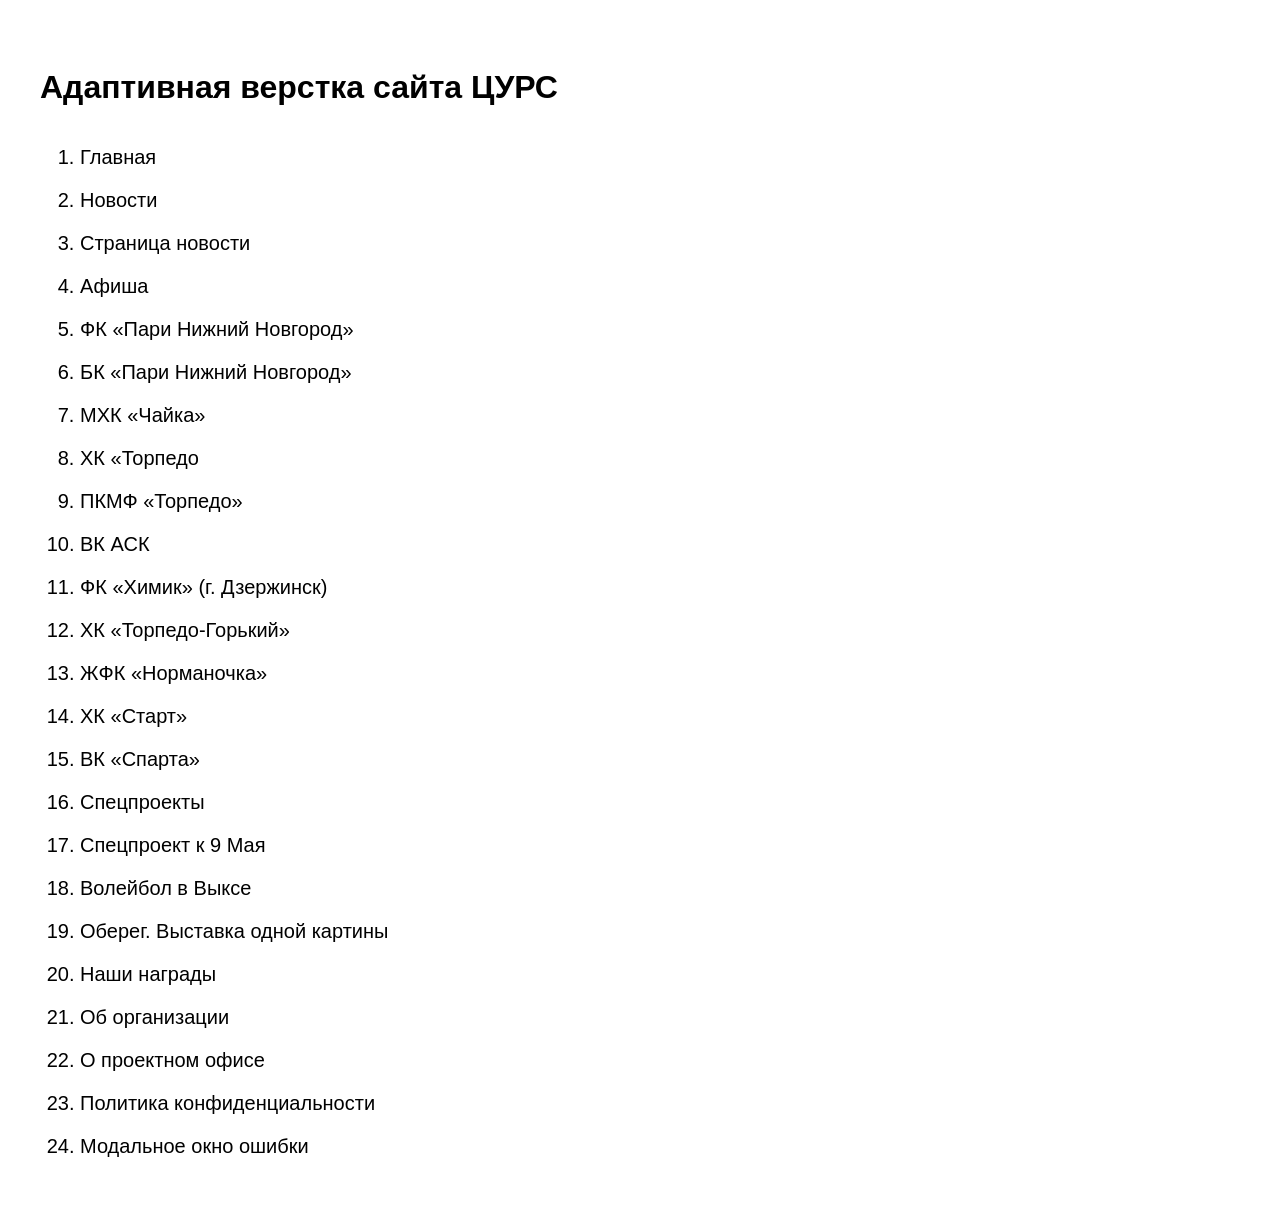
<file: index.html>
<!DOCTYPE html>
<html lang="ru"><head>
    <meta charset="UTF-8">
    <meta http-equiv="X-UA-Compatible" content="IE=edge">
    <meta name="viewport" content="width=device-width, initial-scale=1">
    <title>ЦУРС</title>
    <style>
      .wrap-index {
        max-width: 1200px;
        margin: 0 auto;
        padding: 40px 15px;
      }
      
      img {
        width: 100%;
        max-width: 800px;
        height: auto;
      }
      
      h1 {
        margin-bottom: 40px;
        font-family: sans-serif;
        font-size: 32px;
      }
      
      p {
        margin: 0 0 50px;
        font-family: sans-serif;
        font-size: 18px;
      }
      
      ol {
        font-family: sans-serif;
      }
      
      ol li {
        font-size: 20px;
        margin-bottom: 20px;
      }
      
      ol li a {
        color: #000;
        text-decoration: none;
        transition: color .3s;
      }
      
      ol li a:hover {
        color: red;
      }
      
      @media screen and (max-width: 576px) {
        h1 {
          font-size: 24px;
        }
      }
      
    </style>
  </head>
  <body>
    <div class="wrap-index">
      <h1>Адаптивная верстка сайта ЦУРС</h1>
      <ol>
        <li><a href="main.html" target="_blank">Главная</a></li>
        <li><a href="news.html" target="_blank">Новости</a></li>
        <li><a href="news-info.html" target="_blank">Страница новости</a></li>
        <li><a href="affiche.html" target="_blank">Афиша</a></li>
        <li><a href="fk-pari.html" target="_blank">ФК «Пари Нижний Новгород»</a></li>
        <li><a href="bk-pari.html" target="_blank">БК «Пари Нижний Новгород»</a></li>
        <li><a href="chaika.html" target="_blank">МХК «Чайка» </a></li>
        <li><a href="torpedo.html" target="_blank">ХК «Торпедо</a></li>
        <li><a href="torpedo-pkmf.html" target="_blank">ПКМФ «Торпедо»</a></li>
        <li><a href="vk-ack.html" target="_blank">ВК АСК</a></li>
        <li><a href="fk-ximik.html" target="_blank">ФК «Химик» (г. Дзержинск)</a></li>
        <li><a href="torpedo-gorky.html" target="_blank">ХК «Торпедо-Горький»</a></li>
        <li><a href="normanochka.html" target="_blank">ЖФК «Норманочка»</a></li>
        <li><a href="xk-start.html" target="_blank">ХК «Старт» </a></li>
        <li><a href="vk-sparta.html" target="_blank">ВК «Спарта»</a></li>
        <li><a href="projects.html" target="_blank">Спецпроекты</a></li>
        <li><a href="project-1.html" target="_blank">Спецпроект к 9 Мая</a></li>
        <li><a href="project-2.html" target="_blank">Волейбол в Выксе</a></li>
        <li><a href="project-3.html" target="_blank">Оберег. Выставка одной картины</a></li>
        <li><a href="awards.html" target="_blank">Наши награды</a></li>
        <li><a href="about.html" target="_blank">Об организации</a></li>
        <li><a href="project-office.html" target="_blank">О проектном офисе</a></li>
        <li><a href="policy.html" target="_blank">Политика конфиденциальности</a></li>
        <li><a href="errormodal.html" target="_blank">Модальное окно ошибки</a></li>
      </ol>
    </div>

  </body></html>
</file>
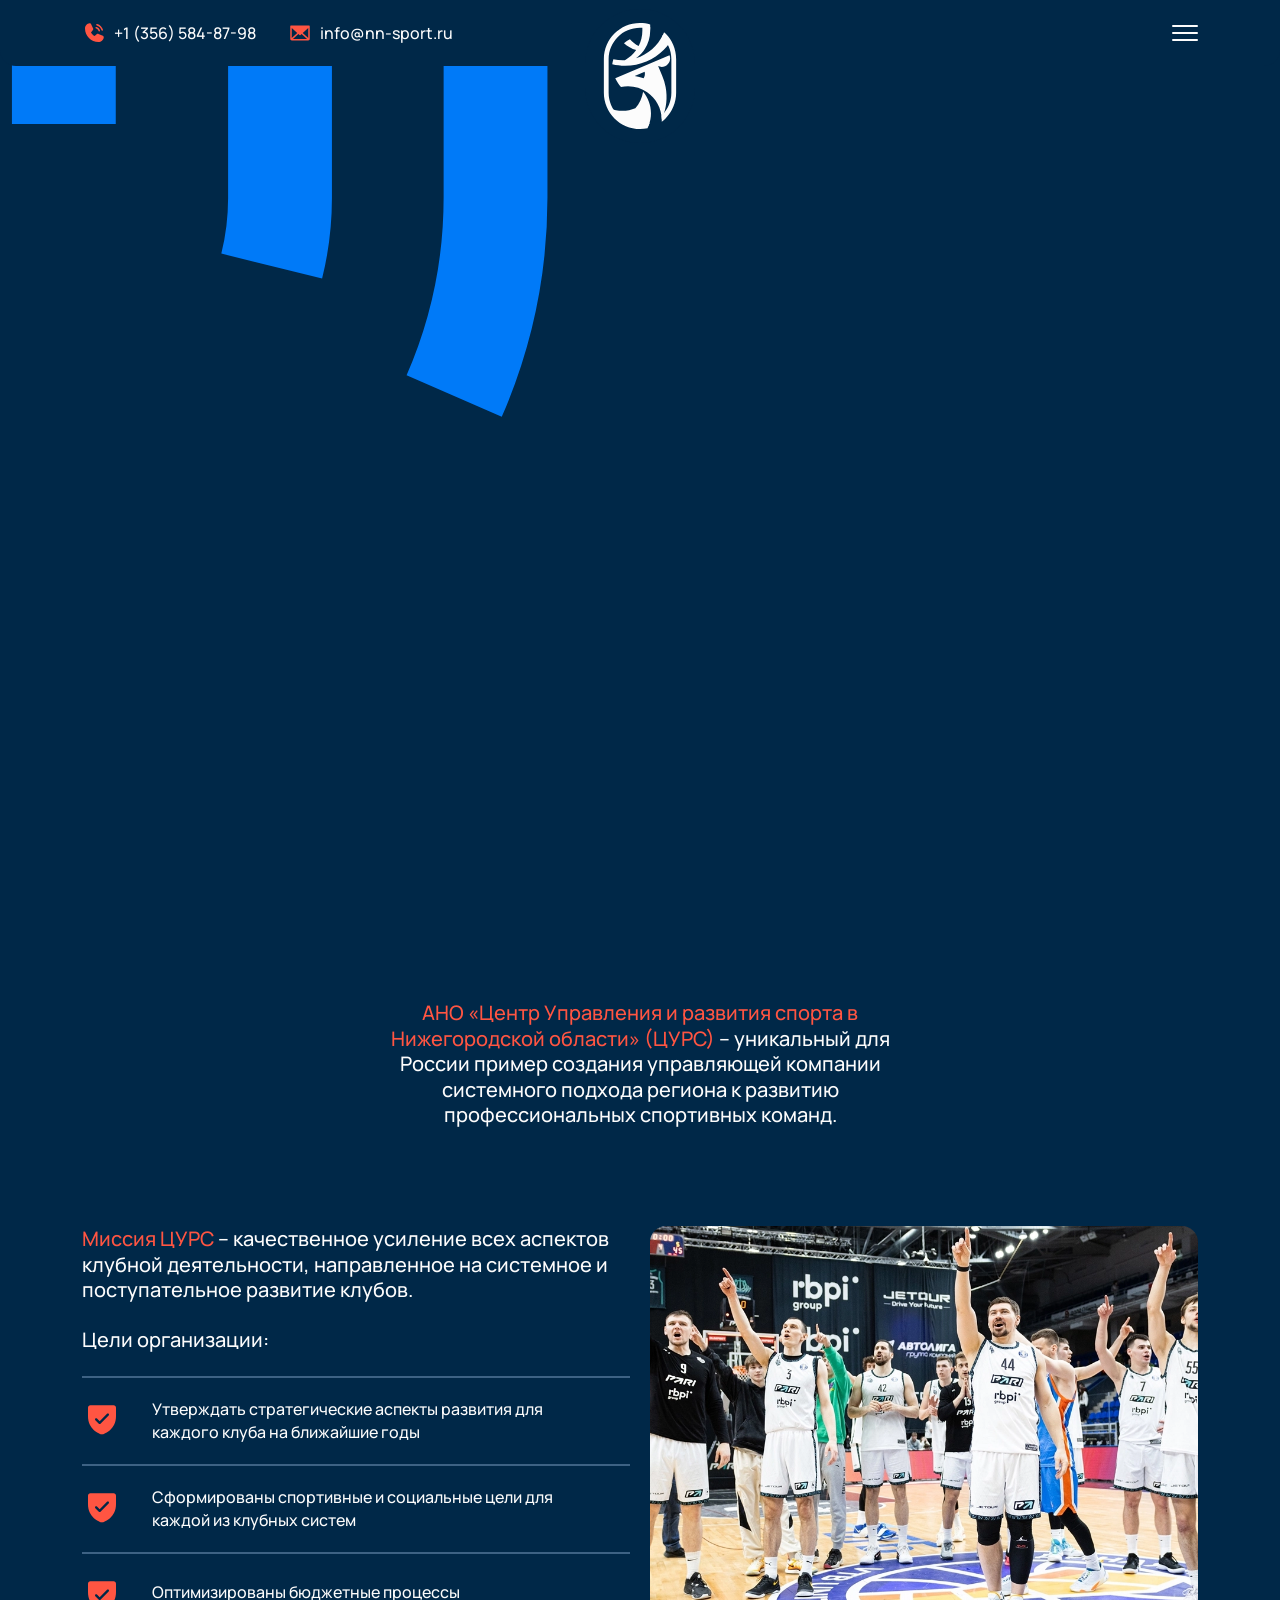
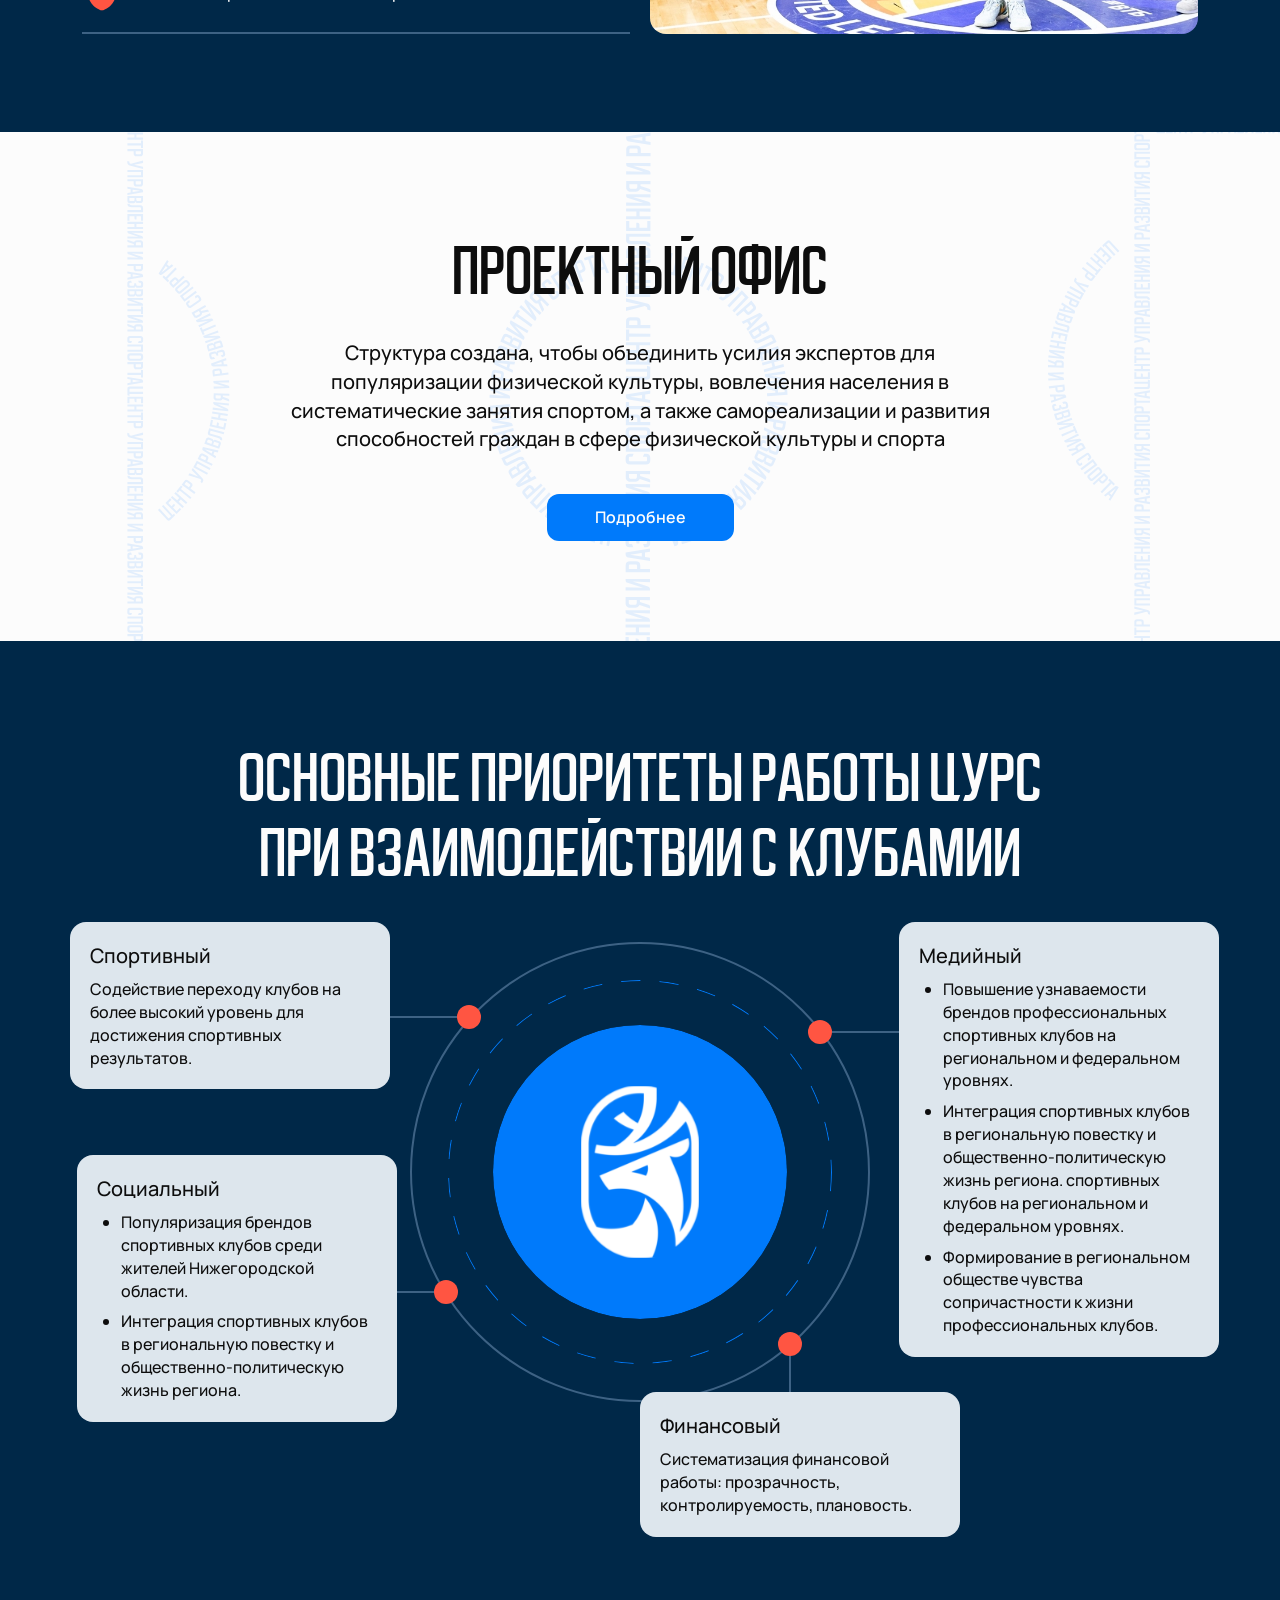
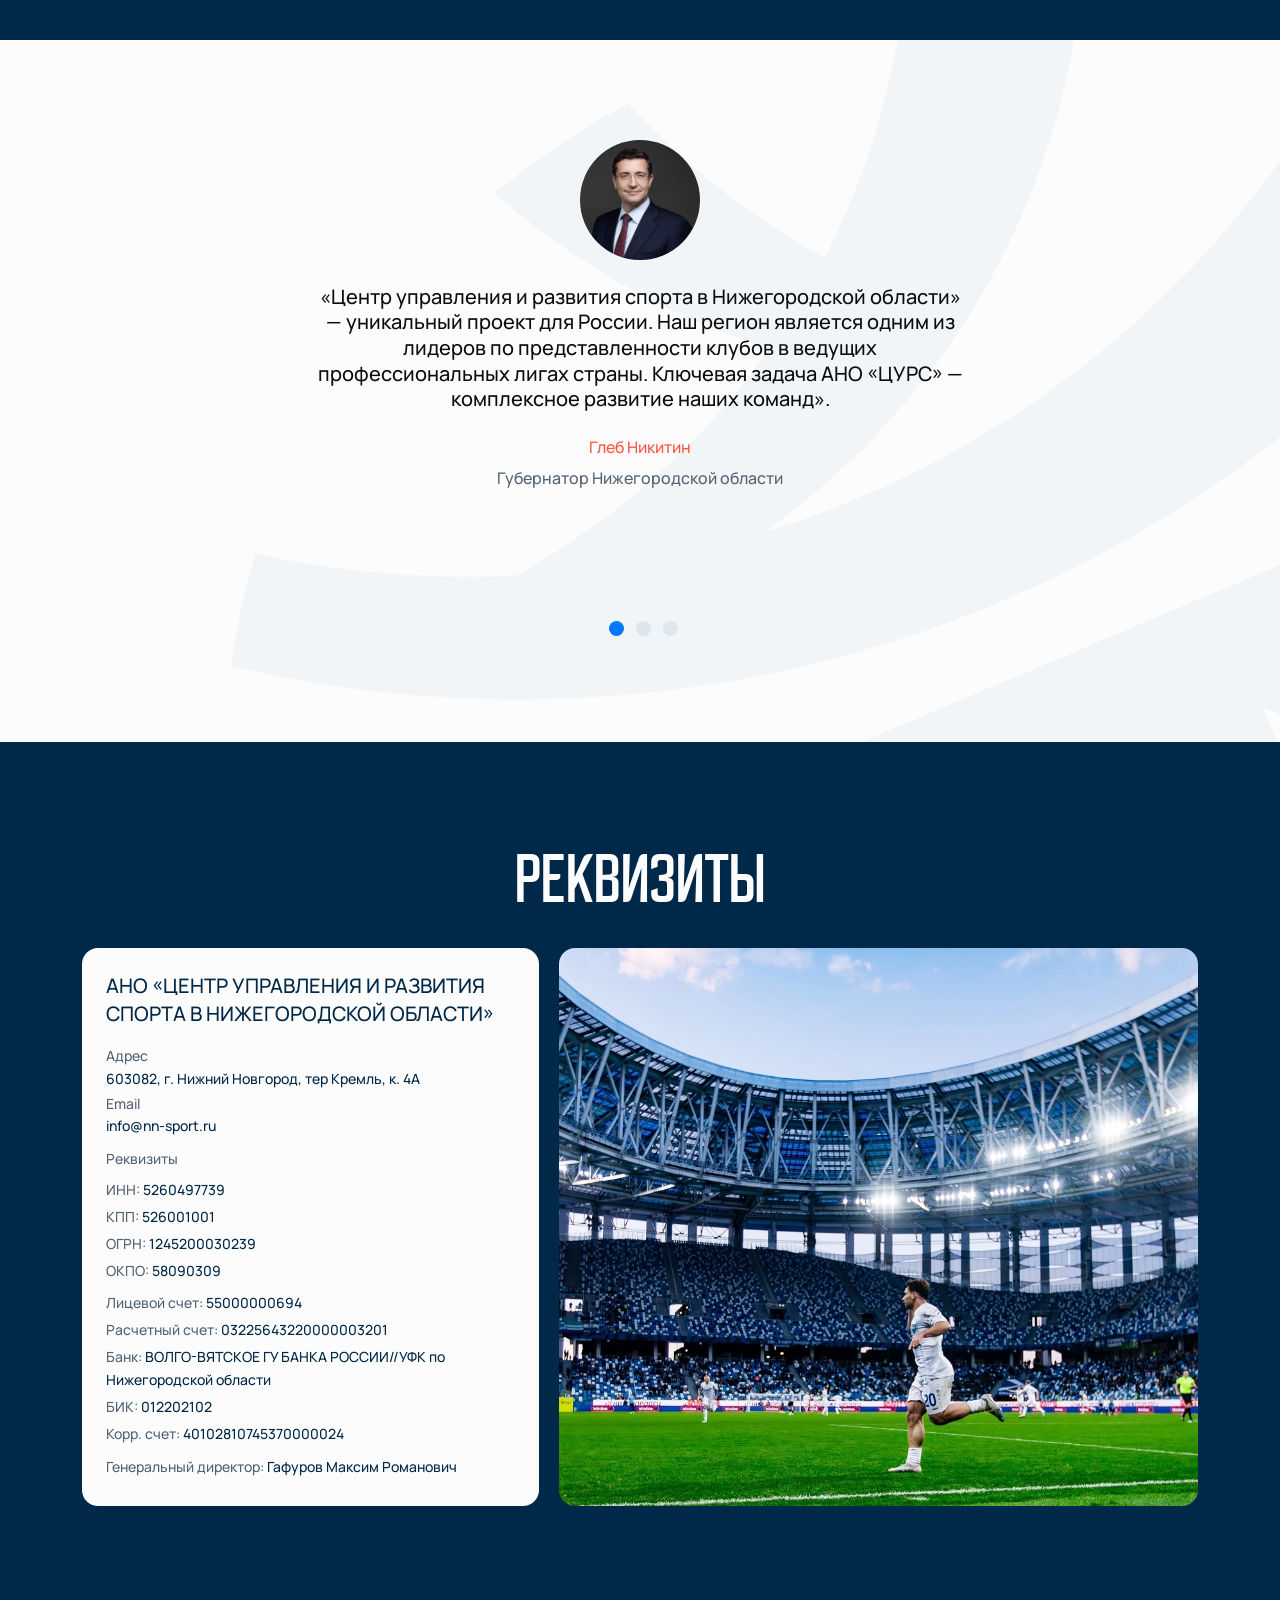
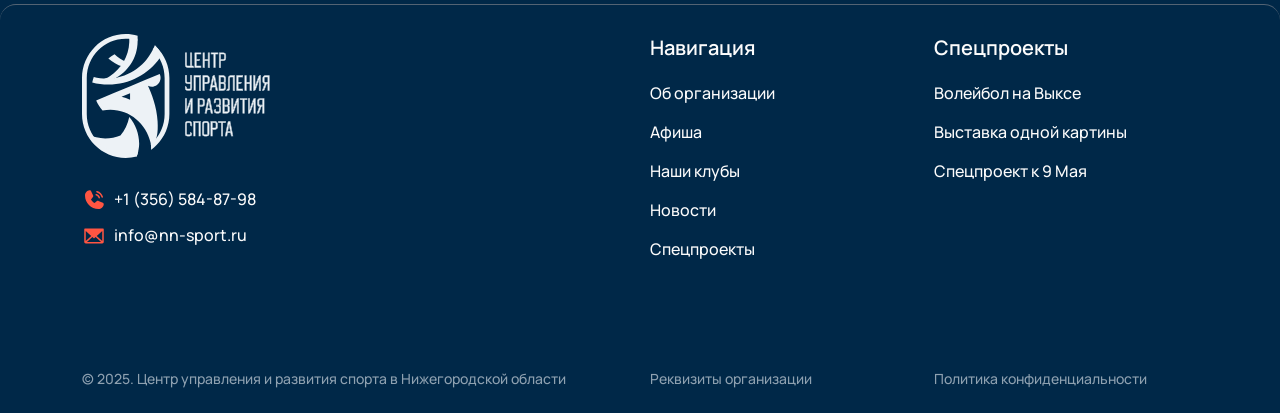
<file: about.html>
<!DOCTYPE html>
<html lang="ru">

    <head>
    <meta charset="UTF-8">
    <meta http-equiv="X-UA-Compatible" content="IE=edge">
    <meta name="format-detection" content="telephone=no">
    <meta name="viewport" content="width=device-width, initial-scale=1">
    <link type="image/x-icon" rel="shortcut icon" href="img/favicon/favicon.ico">
    <link type="image/png" sizes="32x32" rel="icon" href="img/favicon/favicon-32x32.png">
    <link type="image/png" sizes="192x192" rel="icon" href="img/favicon/android-icon-192x192.png">
    <link sizes="120x120" rel="apple-touch-icon" href="img/favicon/apple-icon-120x120.png">
    <link sizes="180x180" rel="apple-touch-icon" href="img/favicon/apple-icon-180x180.png">
    <meta name="msapplication-TileImage" content="img/favicon/ms-icon-144x144.png">
    <meta name="theme-color" content="#ffffff">
    <link rel="preload" href="fonts/Manrope-Medium.woff2" as="font" type="font/woff2" crossorigin> 
    <link href="css/air-datepicker.css" type="text/css" rel="stylesheet">
    <link href="css/style.min.css" type="text/css" rel="stylesheet">
    <title>Об организации</title>
</head>

    <body class="no-scroll">
        <div class="preloader">
    <div class="preloader__item">
        <img src="img/svg/hockey-stadion.svg" alt>
    </div>
    <div class="preloader__item">
        <img src="img/svg/football-stadion.svg" alt>
    </div>
    <div class="preloader__item">
        <img src="img/svg/basketball-stadion.svg" alt>
    </div>
</div>
        <div class="wrap">
            <!--header-->

    
    <header class="header fixed-block">
        
        <div class="container">
            <div class="header__inner">
                <a href="main.html" class="header__logo">
                    <svg><use xlink:href="img/svg/sprite.svg#logo"></use></svg>
                </a>
                <div class="header__nav">
                    <div class="header__nav-inner">
                        <div class="container">
                            <nav class="header__menu">
                                <ul>
                                    <li><a href="#">
                                        <span>Об организации</span>
                                        <svg><use xlink:href="img/svg/sprite.svg#chevron-right"></use></svg>
                                    </a></li>
                                    <li><a href="#">
                                        <span>Афиша</span>
                                        <svg><use xlink:href="img/svg/sprite.svg#chevron-right"></use></svg>
                                    </a></li>
                                    <li><a href="#">
                                        <span>Наши клубы</span>
                                        <svg><use xlink:href="img/svg/sprite.svg#chevron-right"></use></svg>
                                    </a></li>
                                    <li><a href="#">
                                        <span>Новости</span>
                                        <svg><use xlink:href="img/svg/sprite.svg#chevron-right"></use></svg>
                                    </a></li>
                                    <li><a href="#">
                                        <span>Спецпроекты</span>
                                        <svg><use xlink:href="img/svg/sprite.svg#chevron-right"></use></svg>
                                    </a></li>
                                </ul>
                            </nav>
                            <div class="header__contacts header__contacts--mob">
                                <a href="tel:+13565848798" class="item-contact">
                                    <svg><use xlink:href="img/svg/sprite.svg#phone"></use></svg>
                                    <span>+1 (356) 584-87-98</span>
                                </a>
                                <a href="mailto:info@nn-sport.ru" class="item-contact">
                                    <svg><use xlink:href="img/svg/sprite.svg#message"></use></svg>
                                    <span>info@nn-sport.ru</span>
                                </a>
                            </div>
                        </div>
                    </div>
                </div>
                <div class="header__right">
                    <div class="header__contacts header__contacts--desktop">
                        <a href="tel:+13565848798" class="item-contact item-contact--phone">
                            <svg><use xlink:href="img/svg/sprite.svg#phone"></use></svg>
                            <span>+1 (356) 584-87-98</span>
                        </a>
                        <a href="mailto:info@nn-sport.ru" class="item-contact">
                            <svg><use xlink:href="img/svg/sprite.svg#message"></use></svg>
                            <span>info@nn-sport.ru</span>
                        </a>
                    </div>
                </div>
                <div role="button" class="icon-menu" aria-label="Открыть меню">
                    <span></span>
                    <span></span>
                    <span></span>
                </div>
            </div>
        </div>
    </header>
            <!--main-->
            <main class="main">
                <!--intro-->
                <section class="intro about-intro">
                    <div class="container intro__container">
                        <!--breadcrumbs-->
<div class="breadcrumbs">
    <div class="container">
        <ul>
            <li><a href="#" class="link">Главная</a></li>
            <li>Об организации</li>
        </ul>
    </div>
</div>
                        <div class="intro__content">
                            <div class="about-intro__logo">
                                <img src="img/svg/logo-text.svg" alt="ЦУРС">
                            </div>
                            <h1 class="h1 blur-text" data-animation="blurFadeUp">Об организации</h1>
                            <button class="btn scrollDown-btn"><svg><use xlink:href="img/svg/sprite.svg#scroll-down"></use></svg></button>
                        </div>
                    </div>
                    <svg preserveAspectRatio="xMaxYMax slice" class="about-intro__lines" xmlns="http://www.w3.org/2000/svg" viewBox="0 0 1546 2099">
                        <rect class="about-intro__lines-path" x="674.02" y="685.02" width="188.15" height="730.15" rx="94.07" ry="94.07" />
                        <rect class="about-intro__lines-path" x="372.82" y="387.82" width="791.24" height="1333.79" rx="395.62" ry="395.62" />
                        <rect class="about-intro__lines-path" x="80.52" y="79.52" width="1384.52" height="1938.52" rx="692.26" ry="692.26" />
                    </svg>
                </section>
                <!--about-info-->
                <div class="section section--dark about-info" data-animation="fadeUp">
                    <div class="container">
                        <div class="page-content width-6col">
                            <p class="h3"><span>АНО «Центр Управления и развития спорта в Нижегородской области» (ЦУРС)</span> – уникальный для России пример создания
                                управляющей компании системного подхода региона к развитию профессиональных спортивных команд.</p>
                        </div>
                    </div>
                </div>
                <!--about-goals-->
                <section class="section section--dark specs about-goals" data-animation="fadeUp">
                    <div class="container">
                        <div class="grid-2col">
                            <div class="specs__content">
                                <div class="page-content">
                                    <h3><span>Миссия ЦУРС</span> – качественное усиление всех аспектов клубной деятельности, направленное на системное и поступательное
                                        развитие
                                        клубов.</h3>
                                    <h3>Цели организации:</h3>
                                    <ul>
                                        <li>Утверждать стратегические аспекты развития для каждого клуба на ближайшие годы</li>
                                        <li>Сформированы спортивные и социальные цели для каждой из клубных систем</li>
                                        <li>Оптимизированы бюджетные процессы</li>
                                    </ul>
                                </div>
                            </div>
                            <div class="media-el">
                                <picture>
                                    <source srcset="img/content/about-goals.webp" type="image/webp" media="(min-width: 767.98px)">
                                    <source srcset="img/content/about-goals.jpg" media="(min-width: 767.98px)">
                                    <source srcset="img/content/about-goals-mob.webp" type="image/webp">
                                    <source srcset="img/content/about-goals-mob.jpg">
                                    <img src="img/content/about-goals.jpg" alt loading="lazy">
                                </picture>
                            </div>
                        </div>
                    </div>
                </section>
                <!--about-po-->
                <section class="section section--light about-po" data-animation="fadeUp">
                    <div class="container">
                        <div class="sec-top">
                            <h2 class="blur-text" data-animation="blurFadeUp">Проектный офис</h2>
                        </div>
                        <div class="page-content width-6col">
                            <p>Структура создана, чтобы объединить усилия экспертов для популяризации физической культуры, вовлечения населения в систематические занятия
                                спортом, а также самореализации и развития способностей граждан в сфере физической культуры и спорта</p>
                        </div>
                        <div class="sec-bottom">
                            <a href="#" class="btn main-btn"><span>Подробнее</span></a>
                        </div>
                    </div>
                </section>
                <!--priority-->
                <section class="section section--dark priority" data-animation="fadeUp">
                    <div class="container">
                        <div class="sec-top">
                            <h2 class="blur-text" data-animation="blurFadeUp">Основные приоритеты работы ЦУРС при взаимодействии с&nbsp;клубамии</h2>
                        </div>
                        <div class="priority__inner">
                            <div class="priority__img">
                                <div class="media-cover">
                                    <img src="img/svg/priority-logo.svg" alt>
                                </div>
                            </div>
                            <div class="priority__items">
                                <div class="priority__item">
                                    <h5>Спортивный</h5>
                                    <p>Содействие переходу клубов на более высокий уровень для достижения спортивных результатов.</p>
                                </div>
                                <div class="priority__item">
                                    <h5>Медийный</h5>
                                    <ul>
                                        <li>Повышение узнаваемости брендов профессиональных спортивных клубов на региональном и федеральном уровнях.</li>
                                        <li>Интеграция спортивных клубов в региональную повестку и общественно-политическую жизнь региона. спортивных клубов на региональном и
                                            федеральном уровнях.</li>
                                        <li>Формирование в региональном обществе чувства сопричастности к жизни профессиональных клубов.</li>
                                    </ul>
                                </div>
                                <div class="priority__item">
                                    <h5>Социальный</h5>
                                    <ul>
                                        <li>Популяризация брендов спортивных клубов среди жителей Нижегородской области.</li>
                                        <li>Интеграция спортивных клубов в региональную повестку и общественно-политическую жизнь региона.</li>
                                    </ul>
                                </div>
                                <div class="priority__item">
                                    <h5>Финансовый</h5>
                                    <p>Систематизация финансовой работы: прозрачность, контролируемость, плановость.</p>
                                </div>
                            </div>
                        </div>
                    </div>
                </section>
                <!--reviews-->
                <div class="section section--light swiper1 reviews about-reviews" data-animation="fadeUp">
                    <div class="container">
                        <div class="swiper width-8col">
                            <div class="swiper-wrapper">
                                <div class="swiper-slide">
                                    <figure class="reviews__item">
                                        <div class="media-cover">
                                            <picture><source srcset="img/content/review-1.webp" type="image/webp"><img src="img/content/review-1.jpg" alt></picture>
                                        </div>
                                        <blockquote>
                                            <p>«Центр управления и развития спорта в Нижегородской области» — уникальный проект для России. Наш регион является одним из
                                                лидеров по представленности клубов в ведущих профессиональных лигах страны. Ключевая задача АНО «ЦУРС» — комплексное развитие
                                                наших команд».</p>
                                        </blockquote>
                                        <figcaption>
                                            <cite>Глеб Никитин </cite>
                                            <p>Губернатор Нижегородской области</p>
                                        </figcaption>
                                    </figure>
                                </div>
                                <div class="swiper-slide">
                                    <figure class="reviews__item">
                                        <div class="media-cover">
                                            <picture><source srcset="img/content/review-2.webp" type="image/webp"><img src="img/content/review-2.jpg" alt></picture>
                                        </div>
                                        <blockquote>
                                            <p>«Профессиональный спорт дошел до этапа, когда необходим переход на более высокий уровень по целому комплексу вопросов: от
                                                бюджетирования и работы с молодежью до маркетинговой составляющей. Этот переход должен вывести нижегородские клубы к
                                                качественно новому уровню результатов, в том числе спортивных. Создание центра компетенций по профессиональным клубам
                                                необходимо для построения этого процесса».</p>
                                        </blockquote>
                                        <figcaption>
                                            <cite>Максим Гафуров</cite>
                                            <p>Генеральный директор АНО «Центр управления и развития спорта в Нижегородской области»</p>
                                        </figcaption>
                                    </figure>
                                </div>
                                <div class="swiper-slide">
                                    <figure class="reviews__item">
                                        <div class="media-cover">
                                            <picture><source srcset="img/content/review-3.webp" type="image/webp"><img src="img/content/review-3.jpg" alt></picture>
                                        </div>
                                        <blockquote>
                                            <p>«Создание специализированной АНО — это важный шаг к выстраиванию современной системы поддержки профессиональных спортивных
                                                клубов. Мы видим ЦУРС как помощника и проводника лучших решений — в тесной связке с клубами и в интересах всего спортивного
                                                сообщества региона».</p>
                                        </blockquote>
                                        <figcaption>
                                            <cite>Олег Беркович</cite>
                                            <p>Заместитель губернатора Нижегородской области</p>
                                        </figcaption>
                                    </figure>
                                </div>
                            </div>
                        </div>
                        <div class="swiper-pagination"></div>
                    </div>
                </div>
                <!--requisites-->
                <section class="section section--dark requisites" data-animation="fadeUp">
                    <div class="container">
                        <div class="sec-top">
                            <h2 class="blur-text" data-animation="blurFadeUp">Реквизиты</h2>
                        </div>
                        <div class="requisites__row">
                            <div class="requisites__content">
                                <h5 class="requisites__title">АНО «ЦЕНТР УПРАВЛЕНИЯ И РАЗВИТИЯ СПОРТА В&nbsp;НИЖЕГОРОДСКОЙ ОБЛАСТИ»</h5>
                                <dl class="requisites__details requisites__details--main">
                                    <div class="requisites__det">
                                        <dt>Адрес</dt>
                                        <dd>603082, г. Нижний Новгород, тер Кремль, к. 4А</dd>
                                    </div>
                                    <div class="requisites__det">
                                        <dt>Email</dt>
                                        <dd>info@nn-sport.ru</dd>
                                    </div>
                                </dl>
                                <dl class="requisites__details">
                                    <p>Реквизиты</p>
                                    <div class="requisites__det">
                                        <dt>ИНН:</dt>
                                        <dd>5260497739</dd>
                                    </div>
                                    <div class="requisites__det">
                                        <dt>КПП:</dt>
                                        <dd>526001001</dd>
                                    </div>
                                    <div class="requisites__det">
                                        <dt>ОГРН:</dt>
                                        <dd>1245200030239</dd>
                                    </div>
                                    <div class="requisites__det">
                                        <dt>ОКПО:</dt>
                                        <dd>58090309</dd>
                                    </div>
                                </dl>
                                <dl class="requisites__details">
                                    <div class="requisites__det">
                                        <dt>Лицевой счет:</dt>
                                        <dd>55000000694</dd>
                                    </div>
                                    <div class="requisites__det">
                                        <dt>Расчетный счет:</dt>
                                        <dd>03225643220000003201</dd>
                                    </div>
                                    <div class="requisites__det">
                                        <dt>Банк:</dt>
                                        <dd>ВОЛГО-ВЯТСКОЕ ГУ БАНКА РОССИИ//УФК по Нижегородской области</dd>
                                    </div>
                                    <div class="requisites__det">
                                        <dt>БИК:</dt>
                                        <dd>012202102</dd>
                                    </div>
                                    <div class="requisites__det">
                                        <dt>Корр. счет:</dt>
                                        <dd>40102810745370000024</dd>
                                    </div>
                                </dl>
                                <dl class="requisites__details">
                                    <div class="requisites__det">
                                        <dt>Генеральный директор:</dt>
                                        <dd>Гафуров Максим Романович</dd>
                                    </div>
                                </dl>
                            </div>
                            <div class="media-el">
                                <picture>
                                    <source srcset="img/content/requisites.webp" type="image/webp" media="(min-width: 767.98px)">
                                    <source srcset="img/content/requisites.jpg" media="(min-width: 767.98px)">
                                    <source srcset="img/content/requisites-mob.webp" type="image/webp">
                                    <source srcset="img/content/requisites-mob.jpg">
                                    <img src="img/content/requisites.jpg" alt loading="lazy">
                                </picture>
                            </div>
                        </div>
                    </div>
                </section>
            </main>
            <!--footer-->

    
    <footer class="footer">
        
        <div class="container">
            <div class="footer__top">
                <div class="footer__main">
                    <div class="footer__logo">
                        <img src="img/svg/logo-full.svg" alt="ЦУРС">
                    </div>
                    <div class="footer__contacts">
                        <a href="tel:+13565848798" class="item-contact">
                            <svg><use xlink:href="img/svg/sprite.svg#phone"></use></svg>
                            <span>+1 (356) 584-87-98</span>
                        </a>
                        <a href="mailto:info@nn-sport.ru" class="item-contact">
                            <svg><use xlink:href="img/svg/sprite.svg#message"></use></svg>
                            <span>info@nn-sport.ru</span>
                        </a>
                    </div>
                </div>
                <div class="footer__navs">
                    <nav class="footer__nav">
                        <p class="footer__nav-header">Навигация</p>
                        <ul>
                            <li><a href="#">Об организации</a></li>
                            <li><a href="#">Афиша</a></li>
                            <li><a href="#">Наши клубы</a></li>
                            <li><a href="#">Новости</a></li>
                            <li><a href="#">Спецпроекты</a></li>
                        </ul>
                    </nav>
                    <nav class="footer__nav">
                        <p><p class="footer__nav-header">Спецпроекты</p></p>
                        <ul>
                            <li><a href="#">Волейбол на Выксе</a></li>
                            <li><a href="#">Выставка одной картины</a></li>
                            <li><a href="#">Спецпроект к 9 Мая</a></li>
                        </ul>
                    </nav>
                </div>
            </div>
            <div class="footer__bottom">
                <p class="footer__copy">© 2025. Центр управления и развития спорта в Нижегородской области</p>
                <div class="footer__info">
                    <a href="#">Реквизиты организации</a>
                    <a href="#">Политика конфиденциальности</a>
                </div>
            </div>
        </div>
    </footer>
            <!--cookie-->
<div class="cookie fixed-block" id="cookie-popup">
    <div class="cookie__inner">
        <div class="cookie__content">
            <p>Наш сайт использует файлы cookie для улучшения работы, персонализации контента и проведения аналитики. Продолжая использовать сайт, вы соглашаетесь на использование cookie в соответствии с нашей <a href="#" target="_blank">Политикой конфиденциальности</a>.</p>
        </div>
        <div class="cookie__btns">
            <button class="btn main-btn" onclick="unshowCookie()"><span>Ок</span></button>
        </div>
    </div>
</div>
<!--review-mod-->
<modal class="custom-scroll modal review-mod" id="review-mod">
    <div class="modal__content">
        <button type="button" class="btn btn-cross modal__close"></button>
        <div class="modal__top">
            <h4 class="modal__title">Заполните форму ниже</h4>
        </div>
        <form class="form" onsubmit="event.preventDefault();formReset(this);openSuccessMod()">
            <div class="form__items">
                <div class="form__grid">
                    <label class="item-form">
                        <span class="item-form__lbl">ФИО<span aria-hidden="true">*</span></span>
                        <input type="text" placeholder="ФИО" aria-required="true">
                        <span data-error></span>
                    </label>
                    <label class="item-form">
                        <span class="item-form__lbl">Почта<span aria-hidden="true">*</span></span>
                        <input type="text" placeholder="Почта" aria-required="true">
                        <span data-error></span>
                    </label>
                </div>
                <label class="item-form">
                    <span class="item-form__lbl">Отзыв<span aria-hidden="true">*</span></span>
                    <textarea type="text" placeholder="Отзыв" aria-required="true"
                        oninput="this.style.height = '';this.style.height = this.scrollHeight + 'px'"></textarea>
                    <span data-error></span>
                </label>
            </div>
            <label class="item-checkbox">
                <input type="checkbox">
                <span>Я даю согласие на <a href="#" target="_blank">обработку персональных данных</a></span>
            </label>
            <div class="form__footer">
                <button type="submit" class="btn main-btn"><span>Отправить</span></button>
            </div>
        </form>
    </div>
</modal>
<!--success-mod-->
<div class="custom-scroll modal success-mod" id="success-mod">
    <div class="modal__content">
        <button type="button" class="btn btn-cross modal__close"></button>
        <div class="modal__top">
            <h4 class="modal__title"></h4>
        </div>
        <p></p>
        <button type="button" class="btn main-btn modal__close"><span>Закрыть</span></button>
    </div>
</div>
<!--error-mod-->
<div class="custom-scroll modal error-mod" id="error-mod">
    <div class="modal__content">
        <button type="button" class="btn btn-cross modal__close"></button>
        <div class="modal__top">
            <h4 class="modal__title"></h4>
        </div>
        <p></p>
        <button type="button" class="btn main-btn modal__close"><span>Закрыть</span></button>
    </div>
</div>
        </div>
        <!--scripts-->
<script src="js/libs/gsap.min.js"></script>
<script src="js/libs/ScrollTrigger.min.js"></script>
<script src="js/libs/inputmask.min.js"></script>
<script src="js/libs/swiper.min.js"></script>
<script src="js/libs/air-datepicker.min.js"></script>
<script src="js/libs/html2pdf.min.js"></script>
<script src="js/main.js"></script>
    </body>

</html>
</file>
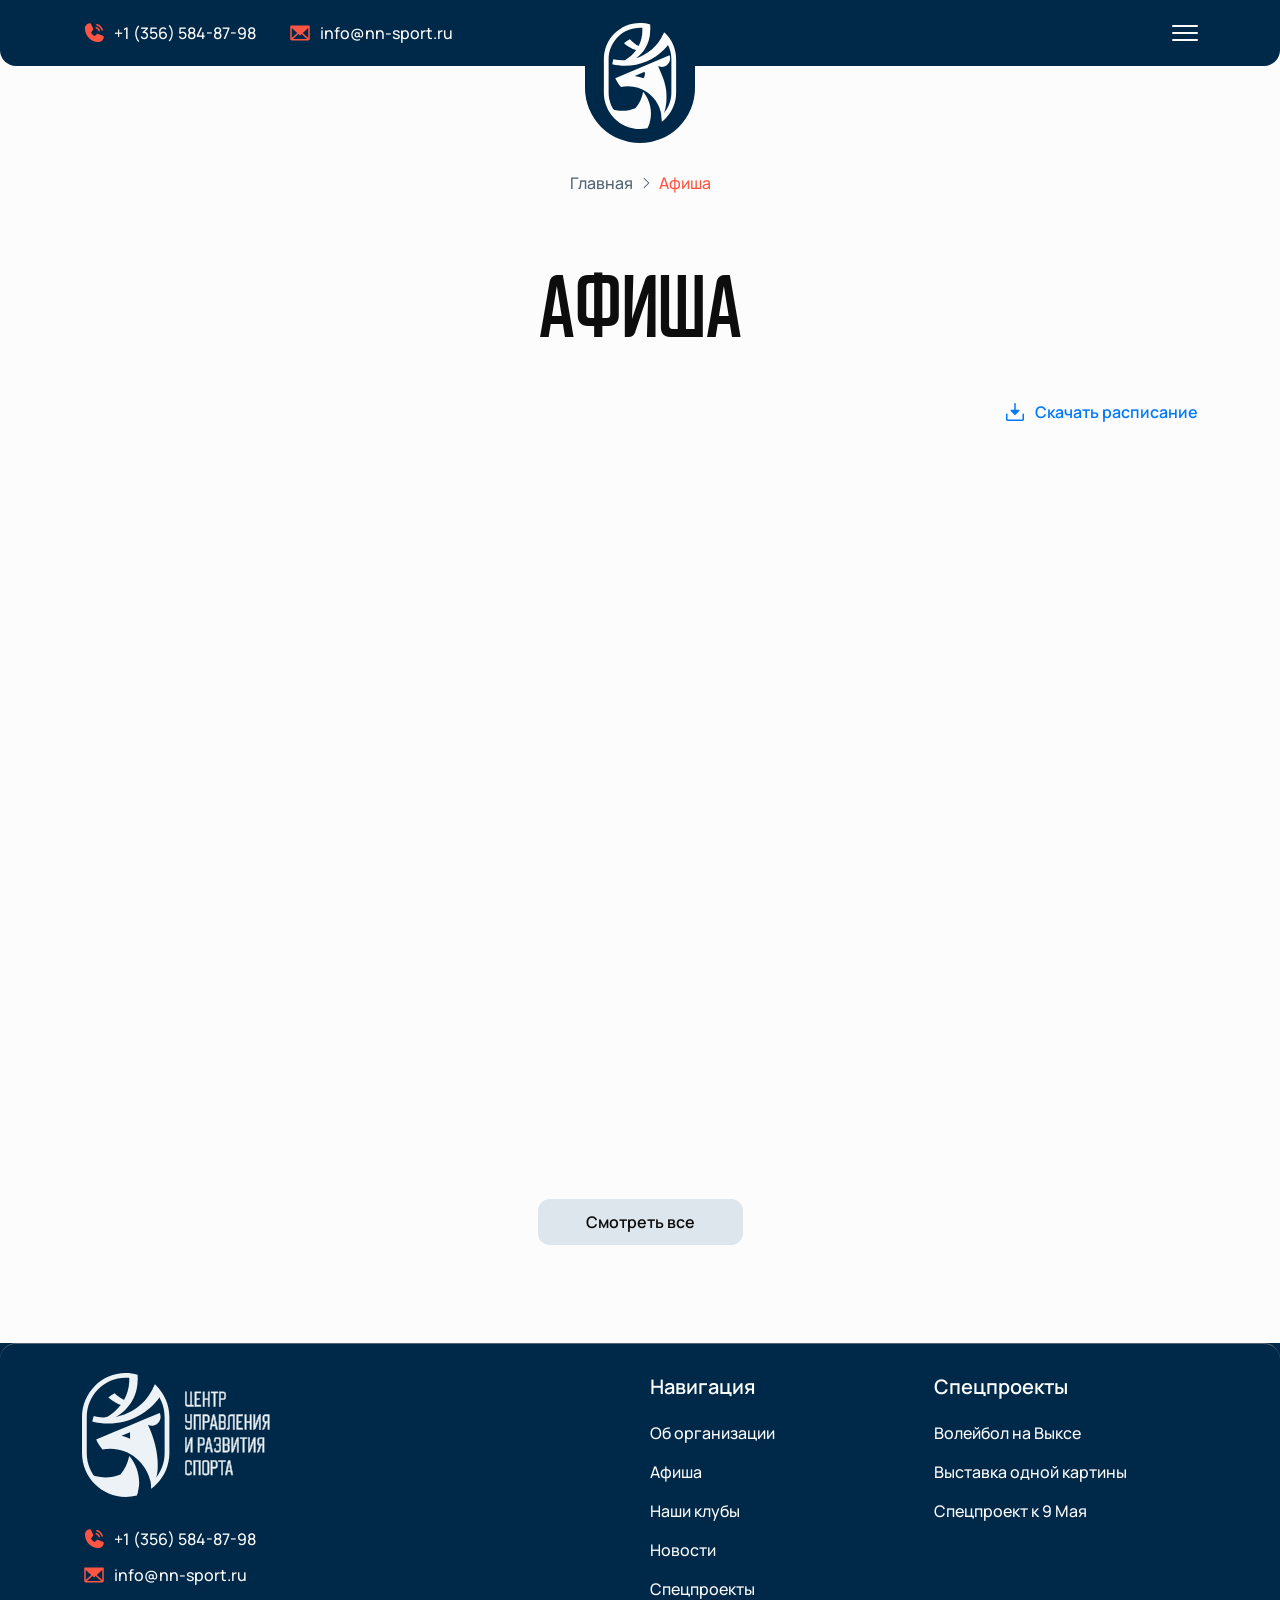
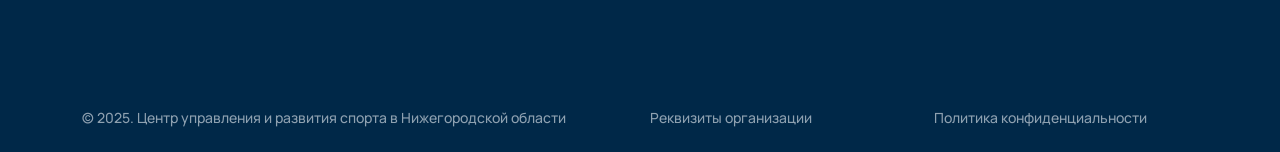
<file: affiche.html>
<!DOCTYPE html>
<html lang="ru">

    <head>
    <meta charset="UTF-8">
    <meta http-equiv="X-UA-Compatible" content="IE=edge">
    <meta name="format-detection" content="telephone=no">
    <meta name="viewport" content="width=device-width, initial-scale=1">
    <link type="image/x-icon" rel="shortcut icon" href="img/favicon/favicon.ico">
    <link type="image/png" sizes="32x32" rel="icon" href="img/favicon/favicon-32x32.png">
    <link type="image/png" sizes="192x192" rel="icon" href="img/favicon/android-icon-192x192.png">
    <link sizes="120x120" rel="apple-touch-icon" href="img/favicon/apple-icon-120x120.png">
    <link sizes="180x180" rel="apple-touch-icon" href="img/favicon/apple-icon-180x180.png">
    <meta name="msapplication-TileImage" content="img/favicon/ms-icon-144x144.png">
    <meta name="theme-color" content="#ffffff">
    <link rel="preload" href="fonts/Manrope-Medium.woff2" as="font" type="font/woff2" crossorigin> 
    <link href="css/air-datepicker.css" type="text/css" rel="stylesheet">
    <link href="css/style.min.css" type="text/css" rel="stylesheet">
    <title>Афиша</title>
</head>

    <body class="no-scroll">
        <div class="wrap">
            <!--header-->

    
    <header class="header fixed-block">
        
        <div class="container">
            <div class="header__inner">
                <a href="main.html" class="header__logo">
                    <svg><use xlink:href="img/svg/sprite.svg#logo"></use></svg>
                </a>
                <div class="header__nav">
                    <div class="header__nav-inner">
                        <div class="container">
                            <nav class="header__menu">
                                <ul>
                                    <li><a href="#">
                                        <span>Об организации</span>
                                        <svg><use xlink:href="img/svg/sprite.svg#chevron-right"></use></svg>
                                    </a></li>
                                    <li><a href="#">
                                        <span>Афиша</span>
                                        <svg><use xlink:href="img/svg/sprite.svg#chevron-right"></use></svg>
                                    </a></li>
                                    <li><a href="#">
                                        <span>Наши клубы</span>
                                        <svg><use xlink:href="img/svg/sprite.svg#chevron-right"></use></svg>
                                    </a></li>
                                    <li><a href="#">
                                        <span>Новости</span>
                                        <svg><use xlink:href="img/svg/sprite.svg#chevron-right"></use></svg>
                                    </a></li>
                                    <li><a href="#">
                                        <span>Спецпроекты</span>
                                        <svg><use xlink:href="img/svg/sprite.svg#chevron-right"></use></svg>
                                    </a></li>
                                </ul>
                            </nav>
                            <div class="header__contacts header__contacts--mob">
                                <a href="tel:+13565848798" class="item-contact">
                                    <svg><use xlink:href="img/svg/sprite.svg#phone"></use></svg>
                                    <span>+1 (356) 584-87-98</span>
                                </a>
                                <a href="mailto:info@nn-sport.ru" class="item-contact">
                                    <svg><use xlink:href="img/svg/sprite.svg#message"></use></svg>
                                    <span>info@nn-sport.ru</span>
                                </a>
                            </div>
                        </div>
                    </div>
                </div>
                <div class="header__right">
                    <div class="header__contacts header__contacts--desktop">
                        <a href="tel:+13565848798" class="item-contact item-contact--phone">
                            <svg><use xlink:href="img/svg/sprite.svg#phone"></use></svg>
                            <span>+1 (356) 584-87-98</span>
                        </a>
                        <a href="mailto:info@nn-sport.ru" class="item-contact">
                            <svg><use xlink:href="img/svg/sprite.svg#message"></use></svg>
                            <span>info@nn-sport.ru</span>
                        </a>
                    </div>
                </div>
                <div role="button" class="icon-menu" aria-label="Открыть меню">
                    <span></span>
                    <span></span>
                    <span></span>
                </div>
            </div>
        </div>
    </header>
            <!--main-->
            <main class="main main--light">
                <div class="preloader">
    <div class="preloader__item">
        <img src="img/svg/hockey-stadion.svg" alt>
    </div>
    <div class="preloader__item">
        <img src="img/svg/football-stadion.svg" alt>
    </div>
    <div class="preloader__item">
        <img src="img/svg/basketball-stadion.svg" alt>
    </div>
</div>
                <!--breadcrumbs-->
<div class="breadcrumbs">
    <div class="container">
        <ul>
            <li><a href="#" class="link">Главная</a></li>
            <li>Афиша</li>
        </ul>
    </div>
</div>
                <!--affiche-->
                <section class="section section--light affiche affiche-p">
                    <div class="container">
                        <div class="sec-top">
                            <h1 class="h1 blur-text" data-animation="blurFadeUp">Афиша</h1>
                        </div>
                        <div class="affiche__action">
                            <div class="filter affiche__filter">
                                <form class="filter__form" onsubmit="event.preventDefault();setScheduleDate()">
                                    <input type="hidden" data-datepicker-value>
                                    <div class="dropdown">
                                        <div class="dropdown__header" data-animation="fadeRight">
                                            <span>Вид спорта</span>
                                            <svg><use xlink:href="img/svg/sprite.svg#chevron-bot"></use></svg>
                                        </div>
                                        <div class="dropdown__body">
                                            <div class="custom-scroll">
                                                <label class="item-checkbox">
                                                    <input type="checkbox" data-id="filter[1]">
                                                    <span>Баскетбол</span>
                                                </label>
                                                <label class="item-checkbox">
                                                    <input type="checkbox" data-id="filter[2]">
                                                    <span>Волейбол</span>
                                                </label>
                                                <label class="item-checkbox">
                                                    <input type="checkbox" data-id="filter[3]">
                                                    <span>Футзал</span>
                                                </label>
                                                <label class="item-checkbox">
                                                    <input type="checkbox" data-id="filter[4]">
                                                    <span>Футбол</span>
                                                </label>
                                                <label class="item-checkbox">
                                                    <input type="checkbox" data-id="filter[5]">
                                                    <span>Хоккей</span>
                                                </label>
                                                <label class="item-checkbox">
                                                    <input type="checkbox" data-id="filter[6]">
                                                    <span>Хоккей с мячом</span>
                                                </label>
                                            </div>
                                        </div>
                                    </div>
                                    <div class="dropdown">
                                        <div class="dropdown__header" data-animation="fadeRight">
                                            <span>Клуб</span>
                                            <svg><use xlink:href="img/svg/sprite.svg#chevron-bot"></use></svg>
                                        </div>
                                        <div class="dropdown__body">
                                            <div class="custom-scroll">
                                                <label class="item-checkbox">
                                                    <input type="checkbox" data-id="filter[7]">
                                                    <span>ХК «Торпедо»</span>
                                                </label>
                                                <label class="item-checkbox">
                                                    <input type="checkbox" data-id="filter[8]">
                                                    <span>ХК «Торпедо-Горький»</span>
                                                </label>
                                                <label class="item-checkbox">
                                                    <input type="checkbox" data-id="filter[9]">
                                                    <span>ХК «Чайка»</span>
                                                </label>
                                                <label class="item-checkbox">
                                                    <input type="checkbox" data-id="filter[10]">
                                                    <span>ФК «Пари Нижний Новгород»</span>
                                                </label>
                                                <label class="item-checkbox">
                                                    <input type="checkbox" data-id="filter[11]">
                                                    <span>ФК «Химик»</span>
                                                </label>
                                                <label class="item-checkbox">
                                                    <input type="checkbox" data-id="filter[12]">
                                                    <span>ПКМФ «Торпедо»</span>
                                                </label>
                                                <label class="item-checkbox">
                                                    <input type="checkbox" data-id="filter[13]">
                                                    <span>ЖФК «Норманочка»</span>
                                                </label>
                                                <label class="item-checkbox">
                                                    <input type="checkbox" data-id="filter[14]">
                                                    <span>БК «Пари Нижний Новгород»</span>
                                                </label>
                                                <label class="item-checkbox">
                                                    <input type="checkbox" data-id="filter[15]">
                                                    <span>ВК «Спарта»</span>
                                                </label>
                                                <label class="item-checkbox">
                                                    <input type="checkbox" data-id="filter[16]">
                                                    <span>ВК АСК</span>
                                                </label>
                                                <label class="item-checkbox">
                                                    <input type="checkbox" data-id="filter[17]">
                                                    <span>ХК «Старт»</span>
                                                </label>
                                            </div>
                                        </div>
                                    </div>
                                    <div class="dropdown">
                                        <div class="dropdown__header" data-animation="fadeRight">
                                            <span>Место проведения</span>
                                            <svg><use xlink:href="img/svg/sprite.svg#chevron-bot"></use></svg>
                                        </div>
                                        <div class="dropdown__body">
                                            <div class="custom-scroll">
                                                <label class="item-checkbox">
                                                    <input type="checkbox" data-id="filter[18]">
                                                    <span>Домашняя игра</span>
                                                </label>
                                                <label class="item-checkbox">
                                                    <input type="checkbox" data-id="filter[19]">
                                                    <span>Выезд</span>
                                                </label>
                                            </div>
                                        </div>
                                    </div>
                                    <div class="dropdown">
                                        <div class="dropdown__header" data-animation="fadeRight">
                                            <span>Календарь</span>
                                            <svg><use xlink:href="img/svg/sprite.svg#chevron-bot"></use></svg>
                                        </div>
                                        <div class="dropdown__body">
                                            <div class="custom-scroll">
                                                <div class="datepicker"></div>
                                            </div>
                                        </div>
                                    </div>
                                </form>
                                <div class="filter__selected">
                                    <ul class="filter__selected-items"></ul>
                                </div>
                            </div>

                            <button class="btn text-btn" data-print-btn="schedule" data-print-name="расписание">
                                <svg width="24" height="24" viewBox="0 0 24 24" fill="none" xmlns="http://www.w3.org/2000/svg">
                                    <path d="M7.71937 11.0306C7.61437 10.9257 7.54284 10.792 7.51385 10.6465C7.48487 10.5009 7.49972 10.35 7.55653 10.2129C7.61335 10.0758 7.70957 9.95861 7.83301 9.87621C7.95646 9.79381 8.10158 9.74988 8.25 9.75H11.25V3.75C11.25 3.55109 11.329 3.36032 11.4697 3.21967C11.6103 3.07902 11.8011 3 12 3C12.1989 3 12.3897 3.07902 12.5303 3.21967C12.671 3.36032 12.75 3.55109 12.75 3.75V9.75H15.75C15.8984 9.74988 16.0435 9.79381 16.167 9.87621C16.2904 9.95861 16.3867 10.0758 16.4435 10.2129C16.5003 10.35 16.5151 10.5009 16.4861 10.6465C16.4572 10.792 16.3856 10.9257 16.2806 11.0306L12.5306 14.7806C12.461 14.8504 12.3783 14.9057 12.2872 14.9434C12.1962 14.9812 12.0986 15.0006 12 15.0006C11.9014 15.0006 11.8038 14.9812 11.7128 14.9434C11.6217 14.9057 11.539 14.8504 11.4694 14.7806L7.71937 11.0306ZM20.25 13.5C20.0511 13.5 19.8603 13.579 19.7197 13.7197C19.579 13.8603 19.5 14.0511 19.5 14.25V19.5H4.5V14.25C4.5 14.0511 4.42098 13.8603 4.28033 13.7197C4.13968 13.579 3.94891 13.5 3.75 13.5C3.55109 13.5 3.36032 13.579 3.21967 13.7197C3.07902 13.8603 3 14.0511 3 14.25V19.5C3 19.8978 3.15804 20.2794 3.43934 20.5607C3.72064 20.842 4.10218 21 4.5 21H19.5C19.8978 21 20.2794 20.842 20.5607 20.5607C20.842 20.2794 21 19.8978 21 19.5V14.25C21 14.0511 20.921 13.8603 20.7803 13.7197C20.6397 13.579 20.4489 13.5 20.25 13.5Z" fill="currentColor"/>
                                </svg>

                                <span>Скачать расписание</span>
                            </button>
                        </div>
                        <div class="affiche__wrapper">
                            <div class="affiche__items">
                                <!--item-affiche-->
<div class="item-affiche" data-animation="fadeUp">
    <div class="item-affiche__date">
        <span>04 мая, понедельник</span>
        <span class="item-affiche__time">19:30</span>
    </div>
    <div class="item-affiche__clubs">
        <div class="item-affiche__club">
            <div class="item-affiche__club-logo">
                <img src="img/svg/clubs/torpedo.svg" alt="ХК «Торпедо»">
            </div>
            <p class="item-affiche__club-name">ХК «Торпедо»</p>
        </div>
        <span class="item-affiche__club-separator">Х</span>
        <div class="item-affiche__club">
            <div class="item-affiche__club-logo">
                <img src="img/svg/clubs/torpedo.svg" alt="ХК «Торпедо»">
            </div>
            <p class="item-affiche__club-name">ХК «Торпедо»</p>
        </div>
    </div>
    <div class="item-affiche__tour">КХЛ, 5 тур</div>
    <div class="item-affiche__place">
        <span class="item-affiche__place-city">Нижний Новгород</span>
        <div class="item-affiche__place-stadion">КРК «Нагорный»</div>        
    </div>
    <div class="item-affiche__btns">
        <button class="btn main-btn"><span>Купить билеты</span></button>
        <button class="btn text-btn">
            <svg><use xlink:href="img/svg/sprite.svg#calendar"></use></svg>
            <span>Добавить в календарь</span>
        </button>
    </div>
</div>
                                <!--item-affiche-->
<div class="item-affiche" data-animation="fadeUp">
    <div class="item-affiche__date">
        <span>04 мая, понедельник</span>
        <span class="item-affiche__time">19:30</span>
    </div>
    <div class="item-affiche__clubs">
        <div class="item-affiche__club">
            <div class="item-affiche__club-logo">
                <img src="img/svg/clubs/torpedo.svg" alt="ХК «Торпедо»">
            </div>
            <p class="item-affiche__club-name">ХК «Торпедо»</p>
        </div>
        <span class="item-affiche__club-separator">Х</span>
        <div class="item-affiche__club">
            <div class="item-affiche__club-logo">
                <img src="img/svg/clubs/torpedo.svg" alt="ХК «Торпедо»">
            </div>
            <p class="item-affiche__club-name">ХК «Торпедо»</p>
        </div>
    </div>
    <div class="item-affiche__tour">КХЛ, 5 тур</div>
    <div class="item-affiche__place">
        <span class="item-affiche__place-city">Нижний Новгород</span>
        <div class="item-affiche__place-stadion">КРК «Нагорный»</div>        
    </div>
    <div class="item-affiche__btns">
        <button class="btn main-btn"><span>Купить билеты</span></button>
        <button class="btn text-btn">
            <svg><use xlink:href="img/svg/sprite.svg#calendar"></use></svg>
            <span>Добавить в календарь</span>
        </button>
    </div>
</div>
                                <!--item-affiche-->
<div class="item-affiche" data-animation="fadeUp">
    <div class="item-affiche__date">
        <span>04 мая, понедельник</span>
        <span class="item-affiche__time">19:30</span>
    </div>
    <div class="item-affiche__clubs">
        <div class="item-affiche__club">
            <div class="item-affiche__club-logo">
                <img src="img/svg/clubs/torpedo.svg" alt="ХК «Торпедо»">
            </div>
            <p class="item-affiche__club-name">ХК «Торпедо»</p>
        </div>
        <span class="item-affiche__club-separator">Х</span>
        <div class="item-affiche__club">
            <div class="item-affiche__club-logo">
                <img src="img/svg/clubs/torpedo.svg" alt="ХК «Торпедо»">
            </div>
            <p class="item-affiche__club-name">ХК «Торпедо»</p>
        </div>
    </div>
    <div class="item-affiche__tour">КХЛ, 5 тур</div>
    <div class="item-affiche__place">
        <span class="item-affiche__place-city">Нижний Новгород</span>
        <div class="item-affiche__place-stadion">КРК «Нагорный»</div>        
    </div>
    <div class="item-affiche__btns">
        <button class="btn main-btn"><span>Купить билеты</span></button>
        <button class="btn text-btn">
            <svg><use xlink:href="img/svg/sprite.svg#calendar"></use></svg>
            <span>Добавить в календарь</span>
        </button>
    </div>
</div> 
                                <!--item-affiche-->
<div class="item-affiche" data-animation="fadeUp">
    <div class="item-affiche__date">
        <span>04 мая, понедельник</span>
        <span class="item-affiche__time">19:30</span>
    </div>
    <div class="item-affiche__clubs">
        <div class="item-affiche__club">
            <div class="item-affiche__club-logo">
                <img src="img/svg/clubs/torpedo.svg" alt="ХК «Торпедо»">
            </div>
            <p class="item-affiche__club-name">ХК «Торпедо»</p>
        </div>
        <span class="item-affiche__club-separator">Х</span>
        <div class="item-affiche__club">
            <div class="item-affiche__club-logo">
                <img src="img/svg/clubs/torpedo.svg" alt="ХК «Торпедо»">
            </div>
            <p class="item-affiche__club-name">ХК «Торпедо»</p>
        </div>
    </div>
    <div class="item-affiche__tour">КХЛ, 5 тур</div>
    <div class="item-affiche__place">
        <span class="item-affiche__place-city">Нижний Новгород</span>
        <div class="item-affiche__place-stadion">КРК «Нагорный»</div>        
    </div>
    <div class="item-affiche__btns">
        <button class="btn main-btn"><span>Купить билеты</span></button>
        <button class="btn text-btn">
            <svg><use xlink:href="img/svg/sprite.svg#calendar"></use></svg>
            <span>Добавить в календарь</span>
        </button>
    </div>
</div>
                            </div>
                        </div>
                        <div class="sec-bottom">
                            <a href="#" class="btn secondary-btn">
                                <span>Смотреть все</span>
                            </a>
                        </div>
                    </div>
                </section>
                <!--schedule-->
<div class="schedule section--light" data-print-block="schedule">
    <div class="schedule__top">
        <div class="container">
            <div class="schedule__main">
                <h2>Расписание матчей</h2>
                <div class="schedule__filter">
                    <span>7 июля - 15 июля</span>
                    <span>Совкомбанк арена</span>
                </div>
            </div>
            <div class="schedule__logo">
                <img src="img/svg/logo-full.svg" alt="ЦУРС">
            </div>
        </div>
    </div>
    <div class="container">
        <div class="schedule__wrapper">
            <h3 class="h2 schedule__month">Июль</h3>
            <div class="schedule__cols">
                <!--col-schedule-->
                <div class="col-schedule" data-date="2025-07-7">
                    <div class="col-schedule__top">
                        <div class="col-schedule__date"></div>
                        <div class="col-schedule__day">Понедельник</div>
                    </div>
                    <div class="col-schedule__body">
                        <div class="col-schedule__empty">Нет событий</div>
                    </div>
                </div>
                <!--col-schedule-->
                <div class="col-schedule" data-date="2025-07-8">
                    <div class="col-schedule__top">
                        <div class="col-schedule__date"></div>
                        <div class="col-schedule__day">Вторник</div>
                    </div>
                    <div class="col-schedule__body">
                        <!--item-schedule-->
                        <div class="item-schedule">
                            <div class="item-schedule__info">
                                <div class="item-schedule__time">18:00</div>
                                <div class="item-schedule__type">
                                    <img src="img/svg/icons/football.svg" alt="Футбол">
                                    <span>Футбол</span>
                                </div>
                            </div>
                            <div class="item-schedule__logos">
                                <div class="item-schedule__logo">
                                    <img loading="lazy" src="img/svg/clubs/torpedo.svg" alt>
                                </div>
                                <div class="item-schedule__logo">
                                    <img loading="lazy" src="img/svg/clubs/vk-sparta.svg" alt>
                                </div>
                            </div>
                            <p class="item-schedule__clubs">ЦСКА - Торпедо</p>
                            <p class="item-schedule__place">Нижегородский Дворец Спорта Профсоюзов</p>
                        </div>
                    </div>
                </div>
                <!--col-schedule-->
                <div class="col-schedule" data-date="2025-07-9">
                    <div class="col-schedule__top">
                        <div class="col-schedule__date"></div>
                        <div class="col-schedule__day">Среда</div>
                    </div>
                    <div class="col-schedule__body">
                        <!--item-schedule-->
                        <div class="item-schedule">
                            <div class="item-schedule__info">
                                <div class="item-schedule__time">18:00</div>
                                <div class="item-schedule__type">
                                    <img src="img/svg/icons/football.svg" alt="Футбол">
                                    <span>Футбол</span>
                                </div>
                            </div>
                            <div class="item-schedule__logos">
                                <div class="item-schedule__logo">
                                    <img loading="lazy" src="img/svg/clubs/torpedo.svg" alt>
                                </div>
                                <div class="item-schedule__logo">
                                    <img loading="lazy" src="img/svg/clubs/vk-sparta.svg" alt>
                                </div>
                            </div>
                            <p class="item-schedule__clubs">ЦСКА - Торпедо</p>
                            <p class="item-schedule__place">Нижегородский Дворец Спорта Профсоюзов</p>
                        </div>
                    </div>
                </div>
                <!--col-schedule-->
                <div class="col-schedule" data-date="2025-07-10">
                    <div class="col-schedule__top">
                        <div class="col-schedule__date"></div>
                        <div class="col-schedule__day">Четверг</div>
                    </div>
                    <div class="col-schedule__body">
                        <!--item-schedule-->
                        <div class="item-schedule">
                            <div class="item-schedule__info">
                                <div class="item-schedule__time">18:00</div>
                                <div class="item-schedule__type">
                                    <img src="img/svg/icons/football.svg" alt="Футбол">
                                    <span>Футбол</span>
                                </div>
                            </div>
                            <div class="item-schedule__logos">
                                <div class="item-schedule__logo">
                                    <img loading="lazy" src="img/svg/clubs/torpedo.svg" alt>
                                </div>
                                <div class="item-schedule__logo">
                                    <img loading="lazy" src="img/svg/clubs/vk-sparta.svg" alt>
                                </div>
                            </div>
                            <p class="item-schedule__clubs">ЦСКА - Торпедо</p>
                            <p class="item-schedule__place">Нижегородский Дворец Спорта Профсоюзов</p>
                        </div>
                    </div>
                </div>
                <!--col-schedule-->
                <div class="col-schedule" data-date="2025-07-11">
                    <div class="col-schedule__top">
                        <div class="col-schedule__date"></div>
                        <div class="col-schedule__day">Пятница</div>
                    </div>
                    <div class="col-schedule__body">
                        <!--item-schedule-->
                        <div class="item-schedule">
                            <div class="item-schedule__info">
                                <div class="item-schedule__time">18:00</div>
                                <div class="item-schedule__type">
                                    <img src="img/svg/icons/football.svg" alt="Футбол">
                                    <span>Футбол</span>
                                </div>
                            </div>
                            <div class="item-schedule__logos">
                                <div class="item-schedule__logo">
                                    <img loading="lazy" src="img/svg/clubs/torpedo.svg" alt>
                                </div>
                                <div class="item-schedule__logo">
                                    <img loading="lazy" src="img/svg/clubs/vk-sparta.svg" alt>
                                </div>
                            </div>
                            <p class="item-schedule__clubs">ЦСКА - Торпедо</p>
                            <p class="item-schedule__place">Нижегородский Дворец Спорта Профсоюзов</p>
                        </div>
                    </div>
                </div>
                <!--col-schedule-->
                <div class="col-schedule" data-date="2025-07-12">
                    <div class="col-schedule__top">
                        <div class="col-schedule__date"></div>
                        <div class="col-schedule__day">Суббота</div>
                    </div>
                    <div class="col-schedule__body">
                        <!--item-schedule-->
                        <div class="item-schedule">
                            <div class="item-schedule__info">
                                <div class="item-schedule__time">18:00</div>
                                <div class="item-schedule__type">
                                    <img src="img/svg/icons/football.svg" alt="Футбол">
                                    <span>Футбол</span>
                                </div>
                            </div>
                            <div class="item-schedule__logos">
                                <div class="item-schedule__logo">
                                    <img loading="lazy" src="img/svg/clubs/torpedo.svg" alt>
                                </div>
                                <div class="item-schedule__logo">
                                    <img loading="lazy" src="img/svg/clubs/vk-sparta.svg" alt>
                                </div>
                            </div>
                            <p class="item-schedule__clubs">ЦСКА - Торпедо</p>
                            <p class="item-schedule__place">Нижегородский Дворец Спорта Профсоюзов</p>
                        </div>
                    </div>
                </div>
                <!--col-schedule-->
                <div class="col-schedule" data-date="2025-07-13">
                    <div class="col-schedule__top">
                        <div class="col-schedule__date"></div>
                        <div class="col-schedule__day">Воскресенье</div>
                    </div>
                    <div class="col-schedule__body">
                        <!--item-schedule-->
                        <div class="item-schedule">
                            <div class="item-schedule__info">
                                <div class="item-schedule__time">18:00</div>
                                <div class="item-schedule__type">
                                    <img src="img/svg/icons/football.svg" alt="Футбол">
                                    <span>Футбол</span>
                                </div>
                            </div>
                            <div class="item-schedule__logos">
                                <div class="item-schedule__logo">
                                    <img loading="lazy" src="img/svg/clubs/torpedo.svg" alt>
                                </div>
                                <div class="item-schedule__logo">
                                    <img loading="lazy" src="img/svg/clubs/vk-sparta.svg" alt>
                                </div>
                            </div>
                            <p class="item-schedule__clubs">ЦСКА - Торпедо</p>
                            <p class="item-schedule__place">Нижегородский Дворец Спорта Профсоюзов</p>
                        </div>
                        <!--item-schedule-->
                        <div class="item-schedule">
                            <div class="item-schedule__info">
                                <div class="item-schedule__time">18:00</div>
                                <div class="item-schedule__type">
                                    <img src="img/svg/icons/bandy.svg" alt="Хоккей с мячом">
                                    <span>Хоккей с мячом</span>
                                </div>
                            </div>
                            <div class="item-schedule__logos">
                                <div class="item-schedule__logo">
                                    <img loading="lazy" src="img/svg/clubs/torpedo.svg" alt>
                                </div>
                                <div class="item-schedule__logo">
                                    <img loading="lazy" src="img/svg/clubs/vk-sparta.svg" alt>
                                </div>
                            </div>
                            <p class="item-schedule__clubs">ЦСКА - Торпедо</p>
                            <p class="item-schedule__place">Нижегородский Дворец Спорта Профсоюзов</p>
                        </div>
                    </div>
                </div>
                 <div class="col-schedule" data-date="2025-07-14">
                    <div class="col-schedule__top">
                        <div class="col-schedule__date"></div>
                        <div class="col-schedule__day">Вторник</div>
                    </div>
                    <div class="col-schedule__body">
                        <!--item-schedule-->
                        <div class="item-schedule">
                            <div class="item-schedule__info">
                                <div class="item-schedule__time">18:00</div>
                                <div class="item-schedule__type">
                                    <img src="img/svg/icons/football.svg" alt="Футбол">
                                    <span>Футбол</span>
                                </div>
                            </div>
                            <div class="item-schedule__logos">
                                <div class="item-schedule__logo">
                                    <img loading="lazy" src="img/svg/clubs/torpedo.svg" alt>
                                </div>
                                <div class="item-schedule__logo">
                                    <img loading="lazy" src="img/svg/clubs/vk-sparta.svg" alt>
                                </div>
                            </div>
                            <p class="item-schedule__clubs">ЦСКА - Торпедо</p>
                            <p class="item-schedule__place">Нижегородский Дворец Спорта Профсоюзов</p>
                        </div>
                    </div>
                </div>
                <!--col-schedule-->
                <div class="col-schedule" data-date="2025-07-15">
                    <div class="col-schedule__top">
                        <div class="col-schedule__date"></div>
                        <div class="col-schedule__day">Среда</div>
                    </div>
                    <div class="col-schedule__body">
                        <!--item-schedule-->
                        <div class="item-schedule">
                            <div class="item-schedule__info">
                                <div class="item-schedule__time">18:00</div>
                                <div class="item-schedule__type">
                                    <img src="img/svg/icons/football.svg" alt="Футбол">
                                    <span>Футбол</span>
                                </div>
                            </div>
                            <div class="item-schedule__logos">
                                <div class="item-schedule__logo">
                                    <img loading="lazy" src="img/svg/clubs/torpedo.svg" alt>
                                </div>
                                <div class="item-schedule__logo">
                                    <img loading="lazy" src="img/svg/clubs/vk-sparta.svg" alt>
                                </div>
                            </div>
                            <p class="item-schedule__clubs">ЦСКА - Торпедо</p>
                            <p class="item-schedule__place">Нижегородский Дворец Спорта Профсоюзов</p>
                        </div>
                    </div>
                </div>
            </div>
        </div>
    </div>
</div>
            </main>
            <!--footer-->

    
    <footer class="footer">
        
        <div class="container">
            <div class="footer__top">
                <div class="footer__main">
                    <div class="footer__logo">
                        <img src="img/svg/logo-full.svg" alt="ЦУРС">
                    </div>
                    <div class="footer__contacts">
                        <a href="tel:+13565848798" class="item-contact">
                            <svg><use xlink:href="img/svg/sprite.svg#phone"></use></svg>
                            <span>+1 (356) 584-87-98</span>
                        </a>
                        <a href="mailto:info@nn-sport.ru" class="item-contact">
                            <svg><use xlink:href="img/svg/sprite.svg#message"></use></svg>
                            <span>info@nn-sport.ru</span>
                        </a>
                    </div>
                </div>
                <div class="footer__navs">
                    <nav class="footer__nav">
                        <p class="footer__nav-header">Навигация</p>
                        <ul>
                            <li><a href="#">Об организации</a></li>
                            <li><a href="#">Афиша</a></li>
                            <li><a href="#">Наши клубы</a></li>
                            <li><a href="#">Новости</a></li>
                            <li><a href="#">Спецпроекты</a></li>
                        </ul>
                    </nav>
                    <nav class="footer__nav">
                        <p><p class="footer__nav-header">Спецпроекты</p></p>
                        <ul>
                            <li><a href="#">Волейбол на Выксе</a></li>
                            <li><a href="#">Выставка одной картины</a></li>
                            <li><a href="#">Спецпроект к 9 Мая</a></li>
                        </ul>
                    </nav>
                </div>
            </div>
            <div class="footer__bottom">
                <p class="footer__copy">© 2025. Центр управления и развития спорта в Нижегородской области</p>
                <div class="footer__info">
                    <a href="#">Реквизиты организации</a>
                    <a href="#">Политика конфиденциальности</a>
                </div>
            </div>
        </div>
    </footer>
            <!--cookie-->
<div class="cookie fixed-block" id="cookie-popup">
    <div class="cookie__inner">
        <div class="cookie__content">
            <p>Наш сайт использует файлы cookie для улучшения работы, персонализации контента и проведения аналитики. Продолжая использовать сайт, вы соглашаетесь на использование cookie в соответствии с нашей <a href="#" target="_blank">Политикой конфиденциальности</a>.</p>
        </div>
        <div class="cookie__btns">
            <button class="btn main-btn" onclick="unshowCookie()"><span>Ок</span></button>
        </div>
    </div>
</div>
<!--review-mod-->
<modal class="custom-scroll modal review-mod" id="review-mod">
    <div class="modal__content">
        <button type="button" class="btn btn-cross modal__close"></button>
        <div class="modal__top">
            <h4 class="modal__title">Заполните форму ниже</h4>
        </div>
        <form class="form" onsubmit="event.preventDefault();formReset(this);openSuccessMod()">
            <div class="form__items">
                <div class="form__grid">
                    <label class="item-form">
                        <span class="item-form__lbl">ФИО<span aria-hidden="true">*</span></span>
                        <input type="text" placeholder="ФИО" aria-required="true">
                        <span data-error></span>
                    </label>
                    <label class="item-form">
                        <span class="item-form__lbl">Почта<span aria-hidden="true">*</span></span>
                        <input type="text" placeholder="Почта" aria-required="true">
                        <span data-error></span>
                    </label>
                </div>
                <label class="item-form">
                    <span class="item-form__lbl">Отзыв<span aria-hidden="true">*</span></span>
                    <textarea type="text" placeholder="Отзыв" aria-required="true"
                        oninput="this.style.height = '';this.style.height = this.scrollHeight + 'px'"></textarea>
                    <span data-error></span>
                </label>
            </div>
            <label class="item-checkbox">
                <input type="checkbox">
                <span>Я даю согласие на <a href="#" target="_blank">обработку персональных данных</a></span>
            </label>
            <div class="form__footer">
                <button type="submit" class="btn main-btn"><span>Отправить</span></button>
            </div>
        </form>
    </div>
</modal>
<!--success-mod-->
<div class="custom-scroll modal success-mod" id="success-mod">
    <div class="modal__content">
        <button type="button" class="btn btn-cross modal__close"></button>
        <div class="modal__top">
            <h4 class="modal__title"></h4>
        </div>
        <p></p>
        <button type="button" class="btn main-btn modal__close"><span>Закрыть</span></button>
    </div>
</div>
<!--error-mod-->
<div class="custom-scroll modal error-mod" id="error-mod">
    <div class="modal__content">
        <button type="button" class="btn btn-cross modal__close"></button>
        <div class="modal__top">
            <h4 class="modal__title"></h4>
        </div>
        <p></p>
        <button type="button" class="btn main-btn modal__close"><span>Закрыть</span></button>
    </div>
</div>
        </div>
        <!--scripts-->
<script src="js/libs/gsap.min.js"></script>
<script src="js/libs/ScrollTrigger.min.js"></script>
<script src="js/libs/inputmask.min.js"></script>
<script src="js/libs/swiper.min.js"></script>
<script src="js/libs/air-datepicker.min.js"></script>
<script src="js/libs/html2pdf.min.js"></script>
<script src="js/main.js"></script>
    </body>

</html>
</file>
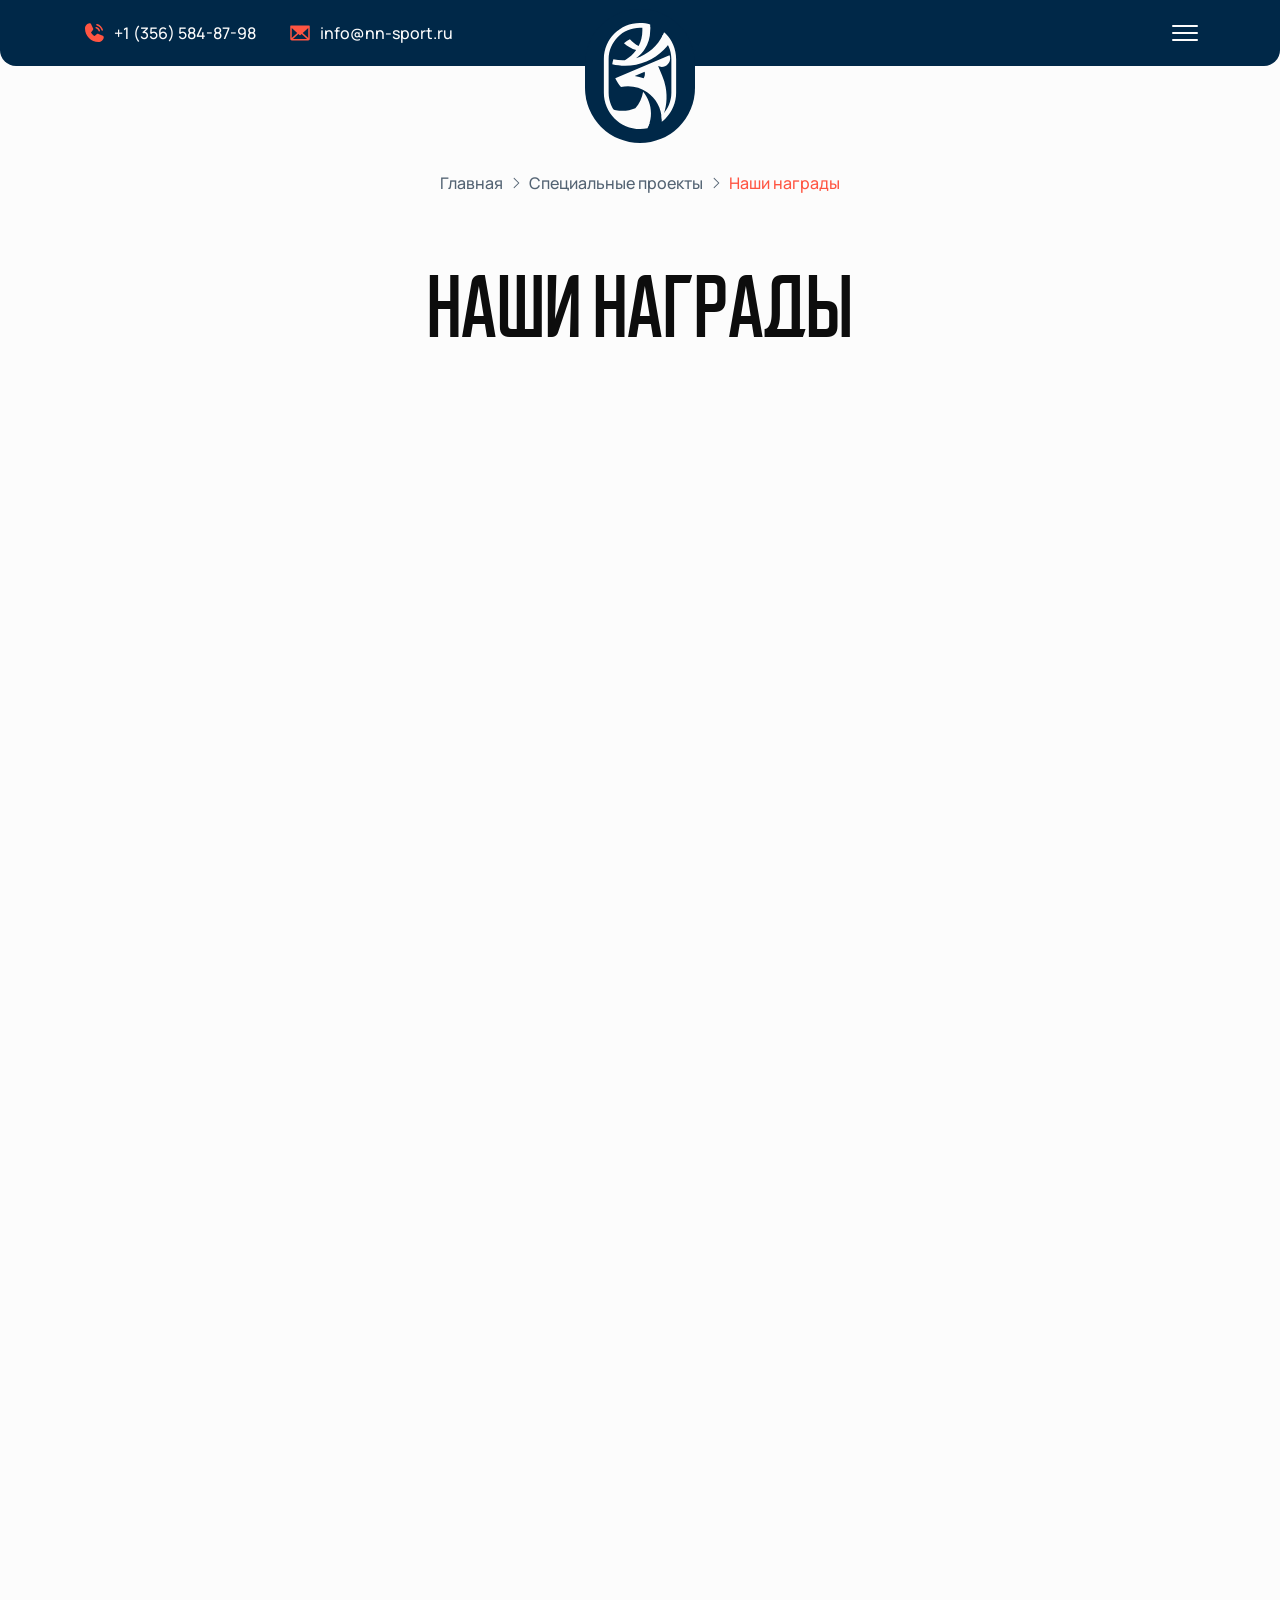
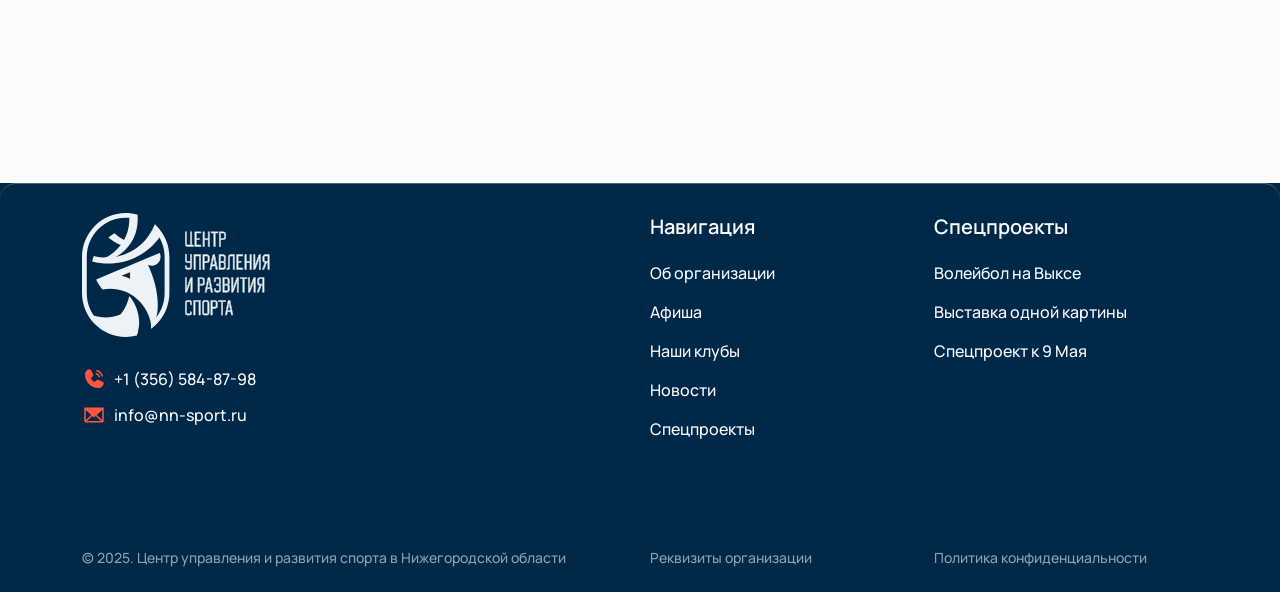
<file: awards.html>
<!DOCTYPE html>
<html lang="ru">

    <head>
    <meta charset="UTF-8">
    <meta http-equiv="X-UA-Compatible" content="IE=edge">
    <meta name="format-detection" content="telephone=no">
    <meta name="viewport" content="width=device-width, initial-scale=1">
    <link type="image/x-icon" rel="shortcut icon" href="img/favicon/favicon.ico">
    <link type="image/png" sizes="32x32" rel="icon" href="img/favicon/favicon-32x32.png">
    <link type="image/png" sizes="192x192" rel="icon" href="img/favicon/android-icon-192x192.png">
    <link sizes="120x120" rel="apple-touch-icon" href="img/favicon/apple-icon-120x120.png">
    <link sizes="180x180" rel="apple-touch-icon" href="img/favicon/apple-icon-180x180.png">
    <meta name="msapplication-TileImage" content="img/favicon/ms-icon-144x144.png">
    <meta name="theme-color" content="#ffffff">
    <link rel="preload" href="fonts/Manrope-Medium.woff2" as="font" type="font/woff2" crossorigin> 
    <link href="css/air-datepicker.css" type="text/css" rel="stylesheet">
    <link href="css/style.min.css" type="text/css" rel="stylesheet">
    <title>Наши награды</title>
</head>

    <body class="no-scroll">
        <div class="wrap">
            <!--header-->

    
    <header class="header fixed-block">
        
        <div class="container">
            <div class="header__inner">
                <a href="main.html" class="header__logo">
                    <svg><use xlink:href="img/svg/sprite.svg#logo"></use></svg>
                </a>
                <div class="header__nav">
                    <div class="header__nav-inner">
                        <div class="container">
                            <nav class="header__menu">
                                <ul>
                                    <li><a href="#">
                                        <span>Об организации</span>
                                        <svg><use xlink:href="img/svg/sprite.svg#chevron-right"></use></svg>
                                    </a></li>
                                    <li><a href="#">
                                        <span>Афиша</span>
                                        <svg><use xlink:href="img/svg/sprite.svg#chevron-right"></use></svg>
                                    </a></li>
                                    <li><a href="#">
                                        <span>Наши клубы</span>
                                        <svg><use xlink:href="img/svg/sprite.svg#chevron-right"></use></svg>
                                    </a></li>
                                    <li><a href="#">
                                        <span>Новости</span>
                                        <svg><use xlink:href="img/svg/sprite.svg#chevron-right"></use></svg>
                                    </a></li>
                                    <li><a href="#">
                                        <span>Спецпроекты</span>
                                        <svg><use xlink:href="img/svg/sprite.svg#chevron-right"></use></svg>
                                    </a></li>
                                </ul>
                            </nav>
                            <div class="header__contacts header__contacts--mob">
                                <a href="tel:+13565848798" class="item-contact">
                                    <svg><use xlink:href="img/svg/sprite.svg#phone"></use></svg>
                                    <span>+1 (356) 584-87-98</span>
                                </a>
                                <a href="mailto:info@nn-sport.ru" class="item-contact">
                                    <svg><use xlink:href="img/svg/sprite.svg#message"></use></svg>
                                    <span>info@nn-sport.ru</span>
                                </a>
                            </div>
                        </div>
                    </div>
                </div>
                <div class="header__right">
                    <div class="header__contacts header__contacts--desktop">
                        <a href="tel:+13565848798" class="item-contact item-contact--phone">
                            <svg><use xlink:href="img/svg/sprite.svg#phone"></use></svg>
                            <span>+1 (356) 584-87-98</span>
                        </a>
                        <a href="mailto:info@nn-sport.ru" class="item-contact">
                            <svg><use xlink:href="img/svg/sprite.svg#message"></use></svg>
                            <span>info@nn-sport.ru</span>
                        </a>
                    </div>
                </div>
                <div role="button" class="icon-menu" aria-label="Открыть меню">
                    <span></span>
                    <span></span>
                    <span></span>
                </div>
            </div>
        </div>
    </header>
            <!--main-->
            <main class="main main--light">
                <div class="preloader">
    <div class="preloader__item">
        <img src="img/svg/hockey-stadion.svg" alt>
    </div>
    <div class="preloader__item">
        <img src="img/svg/football-stadion.svg" alt>
    </div>
    <div class="preloader__item">
        <img src="img/svg/basketball-stadion.svg" alt>
    </div>
</div>
                <!--breadcrumbs-->
<div class="breadcrumbs">
    <div class="container">
        <ul>
            <li><a href="#" class="link">Главная</a></li>
            <li><a href="#" class="link">Специальные проекты</a></li>
            <li>Наши награды</li>
        </ul>
    </div>
</div>
                <!--awards-p-->
                <section class="section section--light awards-p">
                    <div class="container">
                        <div class="sec-top">
                            <h1 class="h1 blur-text" data-animation="blurFadeUp">Наши награды</h1>
                        </div>
                        <div class="awards-p__items">
                            <!--item-award-->
<div class="item-award item-award--bronze" data-animation="fadeUp">
    <div class="item-award__logo">
        <img src="img/svg/curs-logo-blue.svg" alt="">
    </div>
    <div class="item-award__main">
        <h3 class="h3">MarSpo Awards 2025</h3>
        <h5 class="h5">Лучшая креативная идея</h5>
        <svg class="item-award__cup"><use xlink:href="img/svg/sprite.svg#cup"></use></svg>
    </div>
    <div class="item-award__content">
        <p>В конце декабря 2024 года в&nbsp;филиале НГХМ «Искусство ХХ&nbsp;века» прошла тематическая выставка с&nbsp;центральным экспонатом&nbsp;— картиной Андрея Оленева «Оберег», выполненной в&nbsp;авторском стиле. Полотно демонстрирует фасад будущей Ледовой арены в&nbsp;интерьере архитектурной среды города.</p>
    </div>
    <a href="#" class="btn main-btn"><span>Подробнее</span></a>
</div>
                            <!--item-award-->
<div class="item-award item-award--silver" data-animation="fadeUp">
    <div class="item-award__logo">
        <img src="img/svg/curs-logo-blue.svg" alt="">
    </div>
    <div class="item-award__main">
        <h3 class="h3">MarSpo Awards 2025</h3>
        <h5 class="h5">Лучший рекламный, имиджевый проморолик бренда</h5>
        <svg class="item-award__cup"><use xlink:href="img/svg/sprite.svg#cup"></use></svg>
    </div>
    <div class="item-award__content">
        <p>7 декабря в Выксе на площадке ФОКа «Баташев-Арена» прошел исторический матч 13-го тура чемпионата России по волейболу в женской PARI Суперлиге между ВК «Спарта» (Нижний Новгород) и командой «Заречье-Одинцово». Это событие стало значимым для города металлургов, а в рамках промо-компании был подготовлен рекламный ролик.</p>
    </div>
    <a href="#" class="btn main-btn"><span>Подробнее</span></a>
</div>
                            <!--item-award-->
<div class="item-award item-award--gold" data-animation="fadeUp">
    <div class="item-award__logo">
        <img src="img/svg/clubs/torpedo.svg" alt="">
    </div>
    <div class="item-award__main">
        <h3 class="h3">MarSpo Awards 2025</h3>
        <h5 class="h5">Лучшая визуальная инсталляция</h5>
        <svg class="item-award__cup"><use xlink:href="img/svg/sprite.svg#cup"></use></svg>
    </div>
    <div class="item-award__content">
        <p>Проект был реализован совместно с группой «Самолет» и стал эталоном креативного оформления, эффективно интегрируя бренд в среду болельщиков. Визуальная инсталляция высотой шесть метров находилась на Нижегородской ярмарке и демонстрировала контент клуба сотням тысяч людей.</p>
    </div>
    <a href="#" class="btn main-btn"><span>Подробнее</span></a>
</div>
                            <!--item-award-->
<div class="item-award item-award--silver" data-animation="fadeUp">
    <div class="item-award__logo">
        <img src="img/svg/clubs/torpedo.svg" alt="">
    </div>
    <div class="item-award__main">
        <h3 class="h3">MarSpo Awards 2025</h3>
        <h5 class="h5">Лучшая программа по работе со зрителями в неигровой день</h5>
        <svg class="item-award__cup"><use xlink:href="img/svg/sprite.svg#cup"></use></svg>
    </div>
    <div class="item-award__content">
        <p>"Год культуры" — этосовместный проект клуба «Торпедо» и правительства Нижегородской области, приуроченный к титулу «Культурной столицы России» в 2024 году. В рамках проекта было реализовано множество культурных интеграций в музейных объектах региона для вовлечения болельщиков.</p>
    </div>
    <a href="#" class="btn main-btn"><span>Подробнее</span></a>
</div>
                            <!--item-award-->
<div class="item-award item-award--silver" data-animation="fadeUp">
    <div class="item-award__logo">
        <img src="img/svg/clubs/torpedo.svg" alt="">
    </div>
    <div class="item-award__main">
        <h3 class="h3">MarSpo Awards 2025</h3>
        <h5 class="h5">Лучшая креативная идея</h5>
        <svg class="item-award__cup"><use xlink:href="img/svg/sprite.svg#cup"></use></svg>
    </div>
    <div class="item-award__content">
        <p>Хоккейный клуб стал лауреатом маркетинговой премии Mars PO, получив признание за свои нестандартные и яркие подходы к продвижению бренда. Команда продемонстрировала высокий уровень креативности и инноваций, создавая запоминающиеся PR-кампании, которые эффективно привлекли внимание аудитории и сформировали положительный имидж клуба.</p>
    </div>
    <a href="#" class="btn main-btn"><span>Подробнее</span></a>
</div>
                            <!--item-award-->
<div class="item-award item-award--gold" data-animation="fadeUp">
    <div class="item-award__logo">
        <img src="img/svg/clubs/fk-pari.svg" alt="">
    </div>
    <div class="item-award__main">
        <h3 class="h3">MarSpo Awards 2024</h3>
        <h5 class="h5">Лучший малобюджетный проект</h5>
        <svg class="item-award__cup"><use xlink:href="img/svg/sprite.svg#cup"></use></svg>
    </div>
    <div class="item-award__content">
        <p>В рамках серии граффити-фестивалей ФК «Пари НН» в Нижнем Новгороде и на стадионе прошла коллаборация с известными художниками. Это часть концепции «Пари НН» по изменению облика города. Различные объекты Нижнего Новгорода обрели стильное и современное клубное оформление.</p>
    </div>
    <a href="#" class="btn main-btn"><span>Подробнее</span></a>
</div>
                            <!--item-award-->
<div class="item-award item-award--silver" data-animation="fadeUp">
    <div class="item-award__logo">
        <img src="img/svg/clubs/fk-pari.svg" alt="">
    </div>
    <div class="item-award__main">
        <h3 class="h3">MarSpo Awards 2024</h3>
        <h5 class="h5">Лучший социальный проект</h5>
        <svg class="item-award__cup"><use xlink:href="img/svg/sprite.svg#cup"></use></svg>
    </div>
    <div class="item-award__content">
        <p>Проект по помощи жертвам домашнего насилия был реализован клубом совместно с Нижегородским женским кризисным центром. Эксклюзивный мерч, созданный в сотрудничестве с PARI, стал символом борьбы с насилием, а все средства от его продажи были направлены на поддержку программ помощи жертвам.</p>
    </div>
    <a href="#" class="btn main-btn"><span>Подробнее</span></a>
</div>
                            <!--item-award-->
<div class="item-award item-award--gold" data-animation="fadeUp">
    <div class="item-award__logo">
        <img src="img/svg/clubs/fk-pari.svg" alt="">
    </div>
    <div class="item-award__main">
        <h3 class="h3">MarSpo Awards 2024</h3>
        <h5 class="h5">Лучшая рекламная кампания спортивного события&nbsp;клуба</h5>
        <svg class="item-award__cup"><use xlink:href="img/svg/sprite.svg#cup"></use></svg>
    </div>
    <div class="item-award__content">
        <p>В сезоне 2023/2024 ФК «Пари НН» представил форму, посвященную 155-летию Максима Горького, выполненную в черно-желтых тонах с вертикальной полосой и цитатами писателя. Основным слоганом команды на сезон стала фраза из его произведения «Песня о Соколе»: «Безумство храбрых, вот мудрость жизни!».</p>
    </div>
    <a href="#" class="btn main-btn"><span>Подробнее</span></a>
</div>
                        </div>
                    </div>
                </section>
            </main>
            <!--footer-->

    
    <footer class="footer">
        
        <div class="container">
            <div class="footer__top">
                <div class="footer__main">
                    <div class="footer__logo">
                        <img src="img/svg/logo-full.svg" alt="ЦУРС">
                    </div>
                    <div class="footer__contacts">
                        <a href="tel:+13565848798" class="item-contact">
                            <svg><use xlink:href="img/svg/sprite.svg#phone"></use></svg>
                            <span>+1 (356) 584-87-98</span>
                        </a>
                        <a href="mailto:info@nn-sport.ru" class="item-contact">
                            <svg><use xlink:href="img/svg/sprite.svg#message"></use></svg>
                            <span>info@nn-sport.ru</span>
                        </a>
                    </div>
                </div>
                <div class="footer__navs">
                    <nav class="footer__nav">
                        <p class="footer__nav-header">Навигация</p>
                        <ul>
                            <li><a href="#">Об организации</a></li>
                            <li><a href="#">Афиша</a></li>
                            <li><a href="#">Наши клубы</a></li>
                            <li><a href="#">Новости</a></li>
                            <li><a href="#">Спецпроекты</a></li>
                        </ul>
                    </nav>
                    <nav class="footer__nav">
                        <p><p class="footer__nav-header">Спецпроекты</p></p>
                        <ul>
                            <li><a href="#">Волейбол на Выксе</a></li>
                            <li><a href="#">Выставка одной картины</a></li>
                            <li><a href="#">Спецпроект к 9 Мая</a></li>
                        </ul>
                    </nav>
                </div>
            </div>
            <div class="footer__bottom">
                <p class="footer__copy">© 2025. Центр управления и развития спорта в Нижегородской области</p>
                <div class="footer__info">
                    <a href="#">Реквизиты организации</a>
                    <a href="#">Политика конфиденциальности</a>
                </div>
            </div>
        </div>
    </footer>
            <!--cookie-->
<div class="cookie fixed-block" id="cookie-popup">
    <div class="cookie__inner">
        <div class="cookie__content">
            <p>Наш сайт использует файлы cookie для улучшения работы, персонализации контента и проведения аналитики. Продолжая использовать сайт, вы соглашаетесь на использование cookie в соответствии с нашей <a href="#" target="_blank">Политикой конфиденциальности</a>.</p>
        </div>
        <div class="cookie__btns">
            <button class="btn main-btn" onclick="unshowCookie()"><span>Ок</span></button>
        </div>
    </div>
</div>
<!--review-mod-->
<modal class="custom-scroll modal review-mod" id="review-mod">
    <div class="modal__content">
        <button type="button" class="btn btn-cross modal__close"></button>
        <div class="modal__top">
            <h4 class="modal__title">Заполните форму ниже</h4>
        </div>
        <form class="form" onsubmit="event.preventDefault();formReset(this);openSuccessMod()">
            <div class="form__items">
                <div class="form__grid">
                    <label class="item-form">
                        <span class="item-form__lbl">ФИО<span aria-hidden="true">*</span></span>
                        <input type="text" placeholder="ФИО" aria-required="true">
                        <span data-error></span>
                    </label>
                    <label class="item-form">
                        <span class="item-form__lbl">Почта<span aria-hidden="true">*</span></span>
                        <input type="text" placeholder="Почта" aria-required="true">
                        <span data-error></span>
                    </label>
                </div>
                <label class="item-form">
                    <span class="item-form__lbl">Отзыв<span aria-hidden="true">*</span></span>
                    <textarea type="text" placeholder="Отзыв" aria-required="true"
                        oninput="this.style.height = '';this.style.height = this.scrollHeight + 'px'"></textarea>
                    <span data-error></span>
                </label>
            </div>
            <label class="item-checkbox">
                <input type="checkbox">
                <span>Я даю согласие на <a href="#" target="_blank">обработку персональных данных</a></span>
            </label>
            <div class="form__footer">
                <button type="submit" class="btn main-btn"><span>Отправить</span></button>
            </div>
        </form>
    </div>
</modal>
<!--success-mod-->
<div class="custom-scroll modal success-mod" id="success-mod">
    <div class="modal__content">
        <button type="button" class="btn btn-cross modal__close"></button>
        <div class="modal__top">
            <h4 class="modal__title"></h4>
        </div>
        <p></p>
        <button type="button" class="btn main-btn modal__close"><span>Закрыть</span></button>
    </div>
</div>
<!--error-mod-->
<div class="custom-scroll modal error-mod" id="error-mod">
    <div class="modal__content">
        <button type="button" class="btn btn-cross modal__close"></button>
        <div class="modal__top">
            <h4 class="modal__title"></h4>
        </div>
        <p></p>
        <button type="button" class="btn main-btn modal__close"><span>Закрыть</span></button>
    </div>
</div>
        </div>
        <!--scripts-->
<script src="js/libs/gsap.min.js"></script>
<script src="js/libs/ScrollTrigger.min.js"></script>
<script src="js/libs/inputmask.min.js"></script>
<script src="js/libs/swiper.min.js"></script>
<script src="js/libs/air-datepicker.min.js"></script>
<script src="js/libs/html2pdf.min.js"></script>
<script src="js/main.js"></script>
    </body>

</html>
</file>
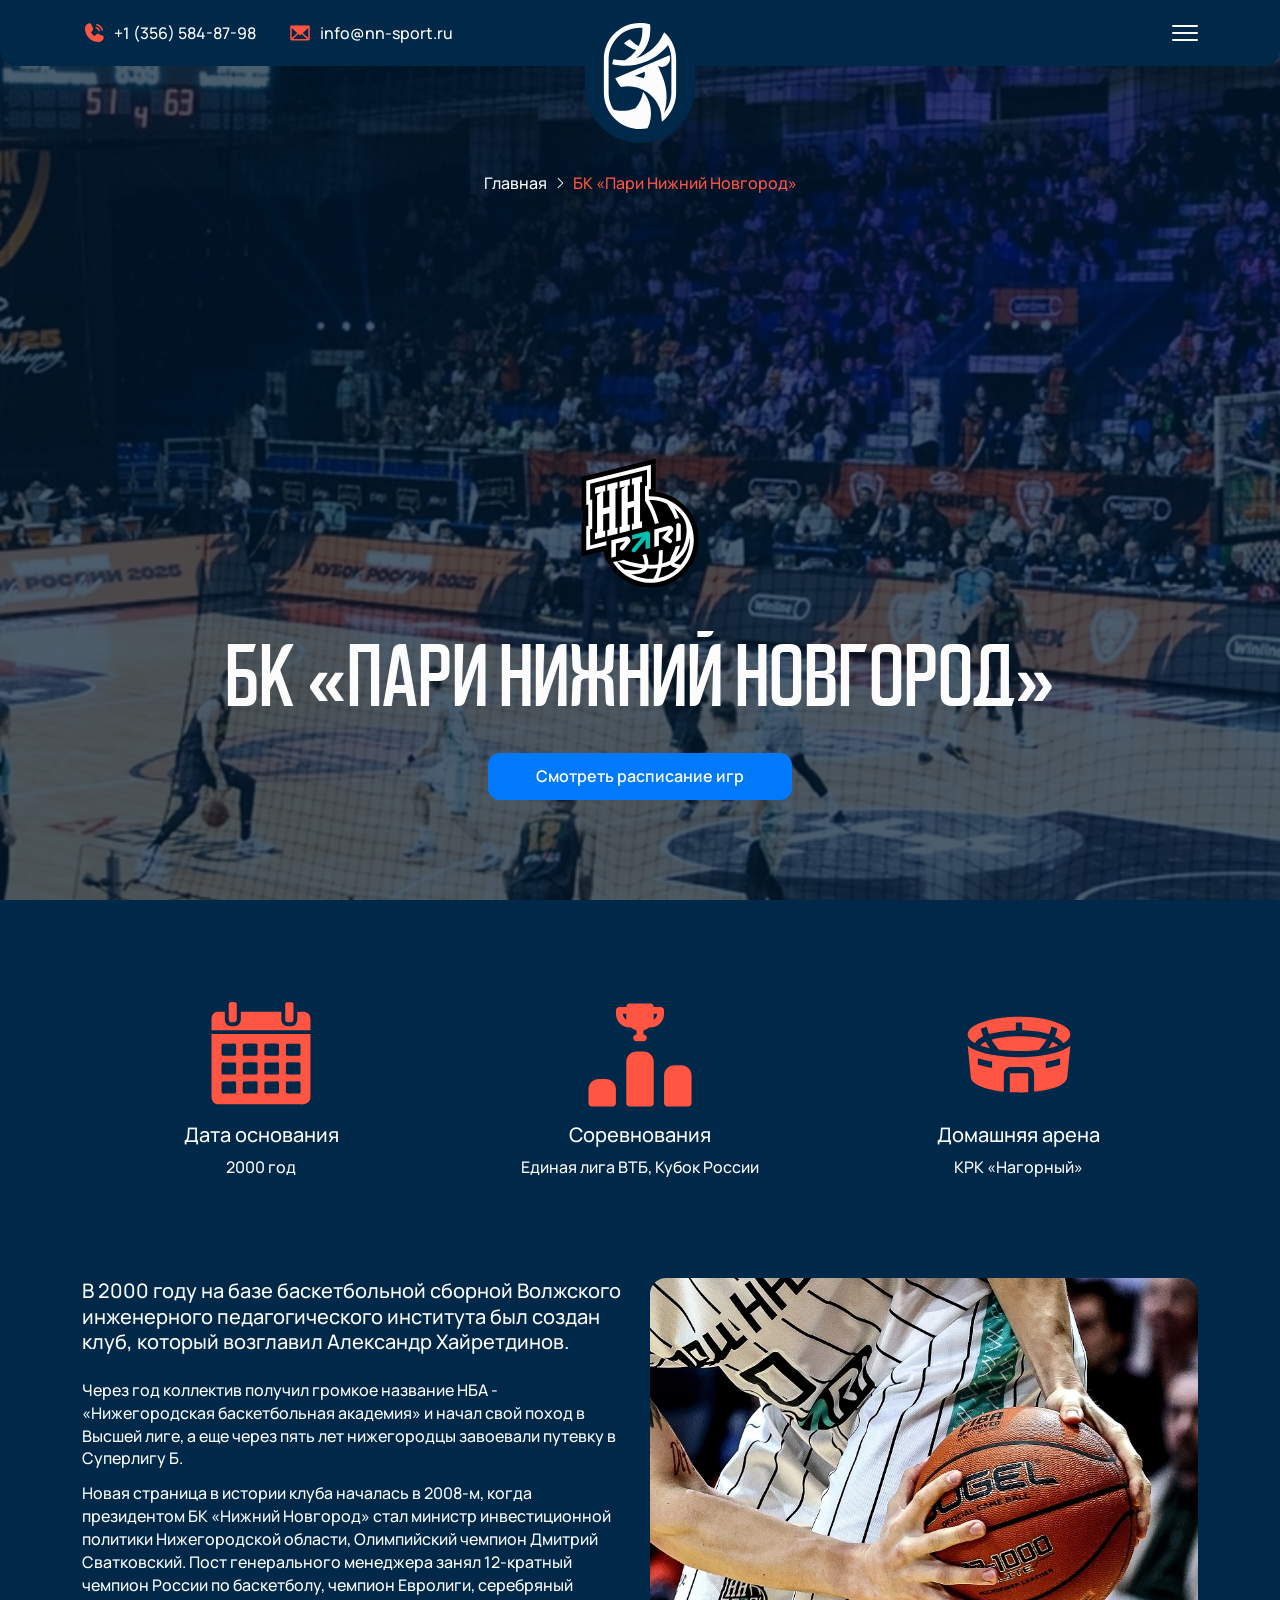
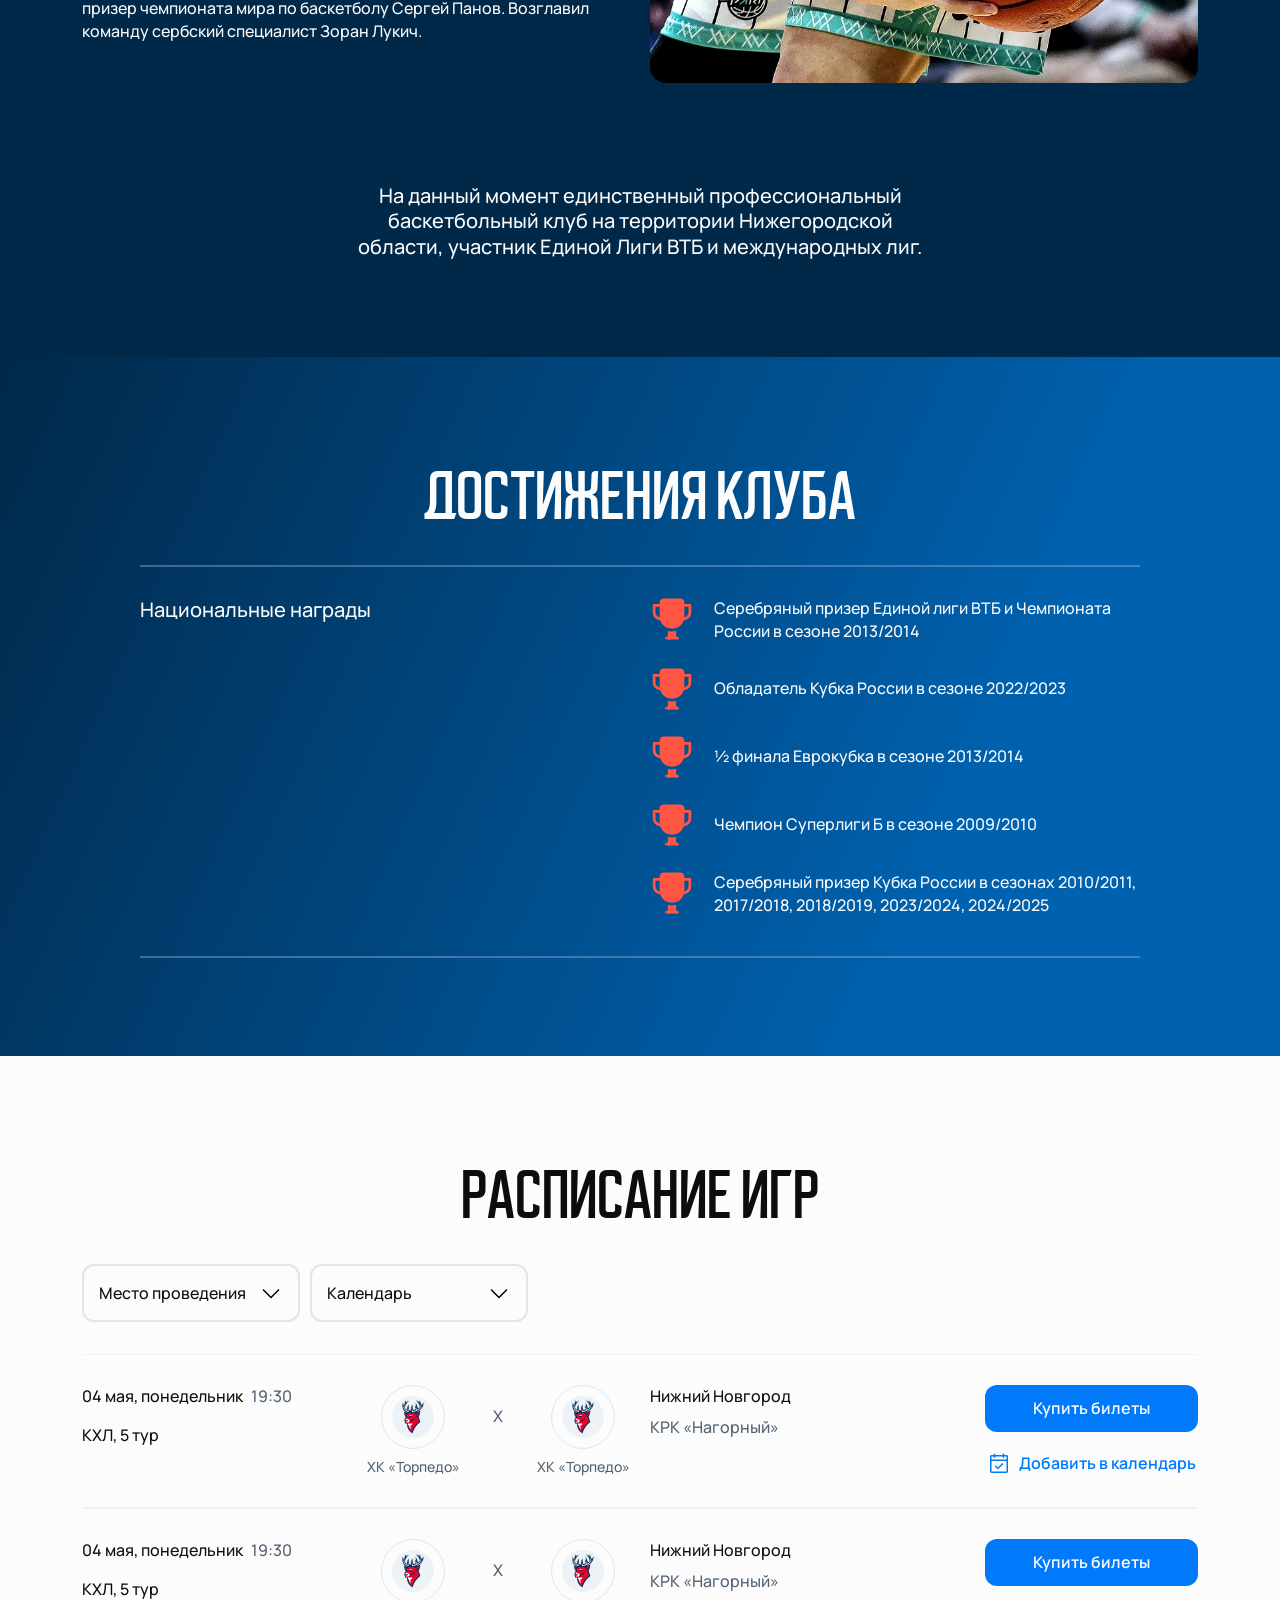
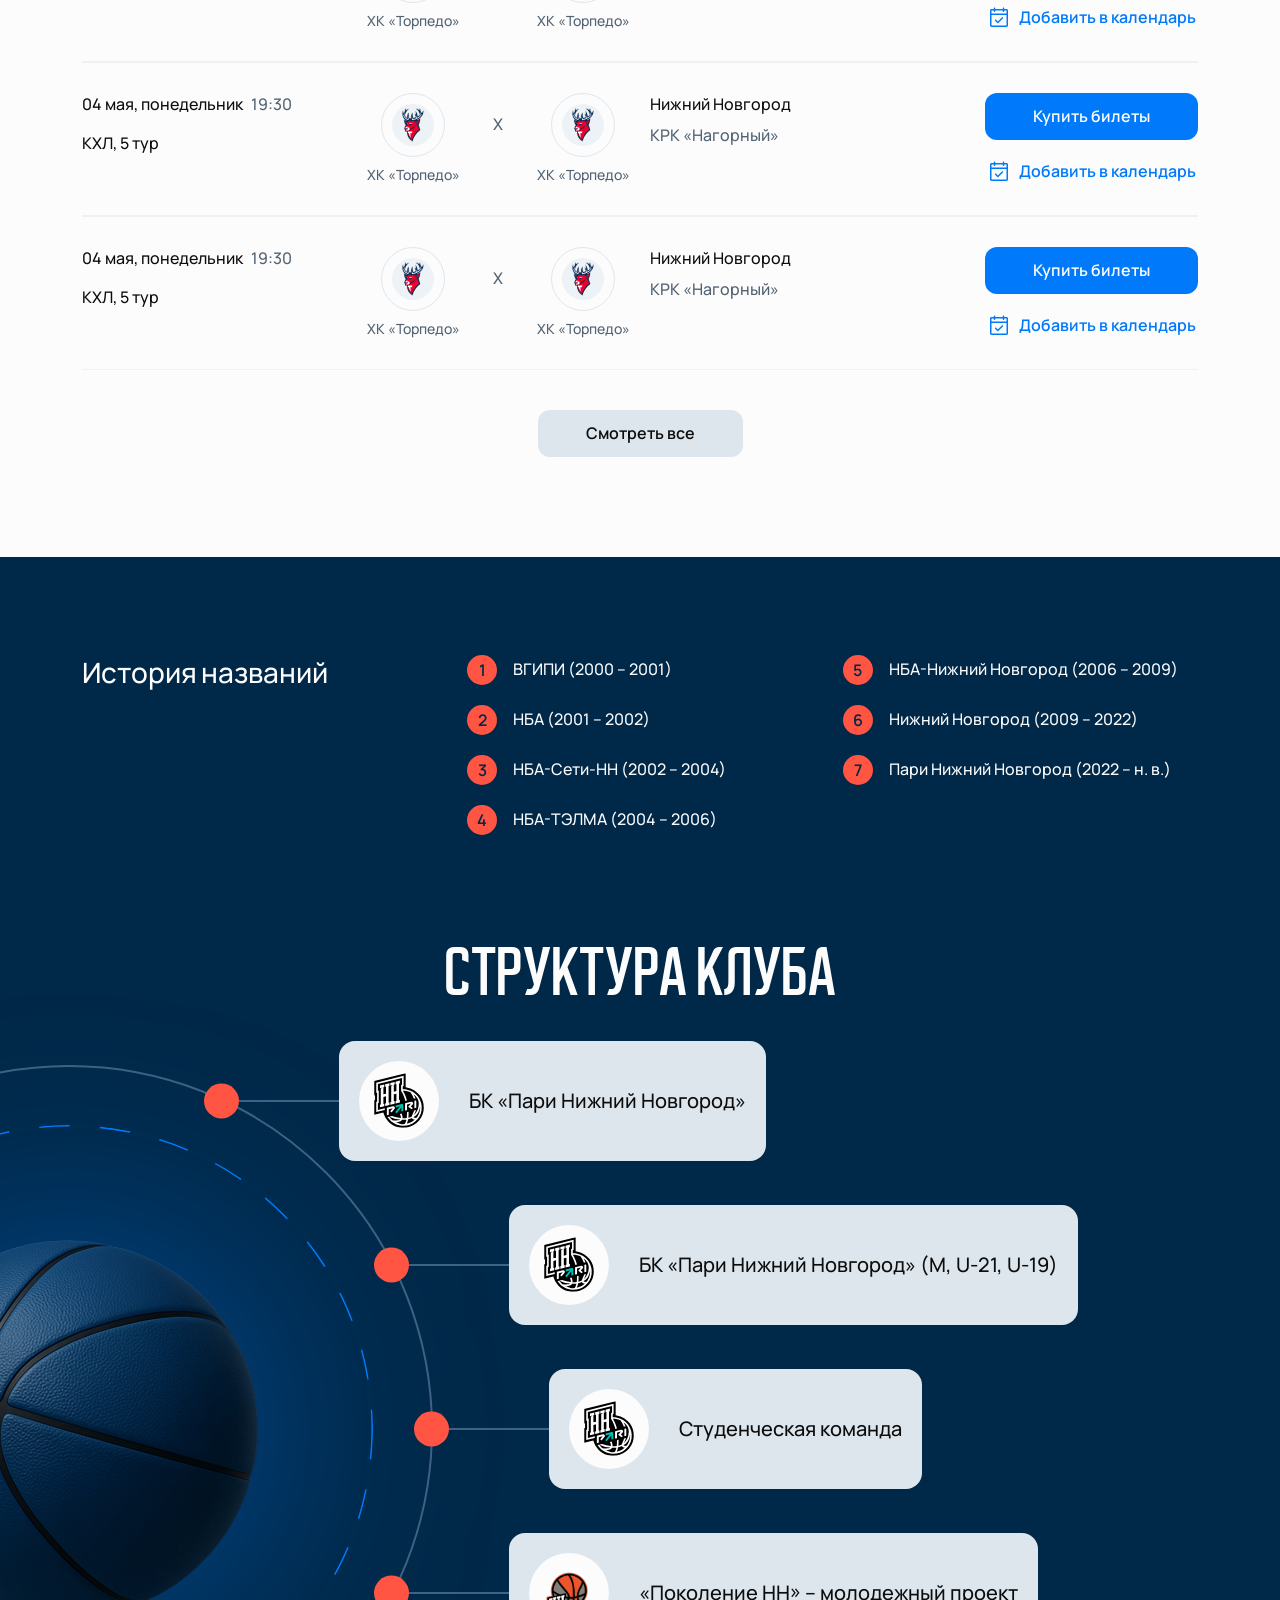
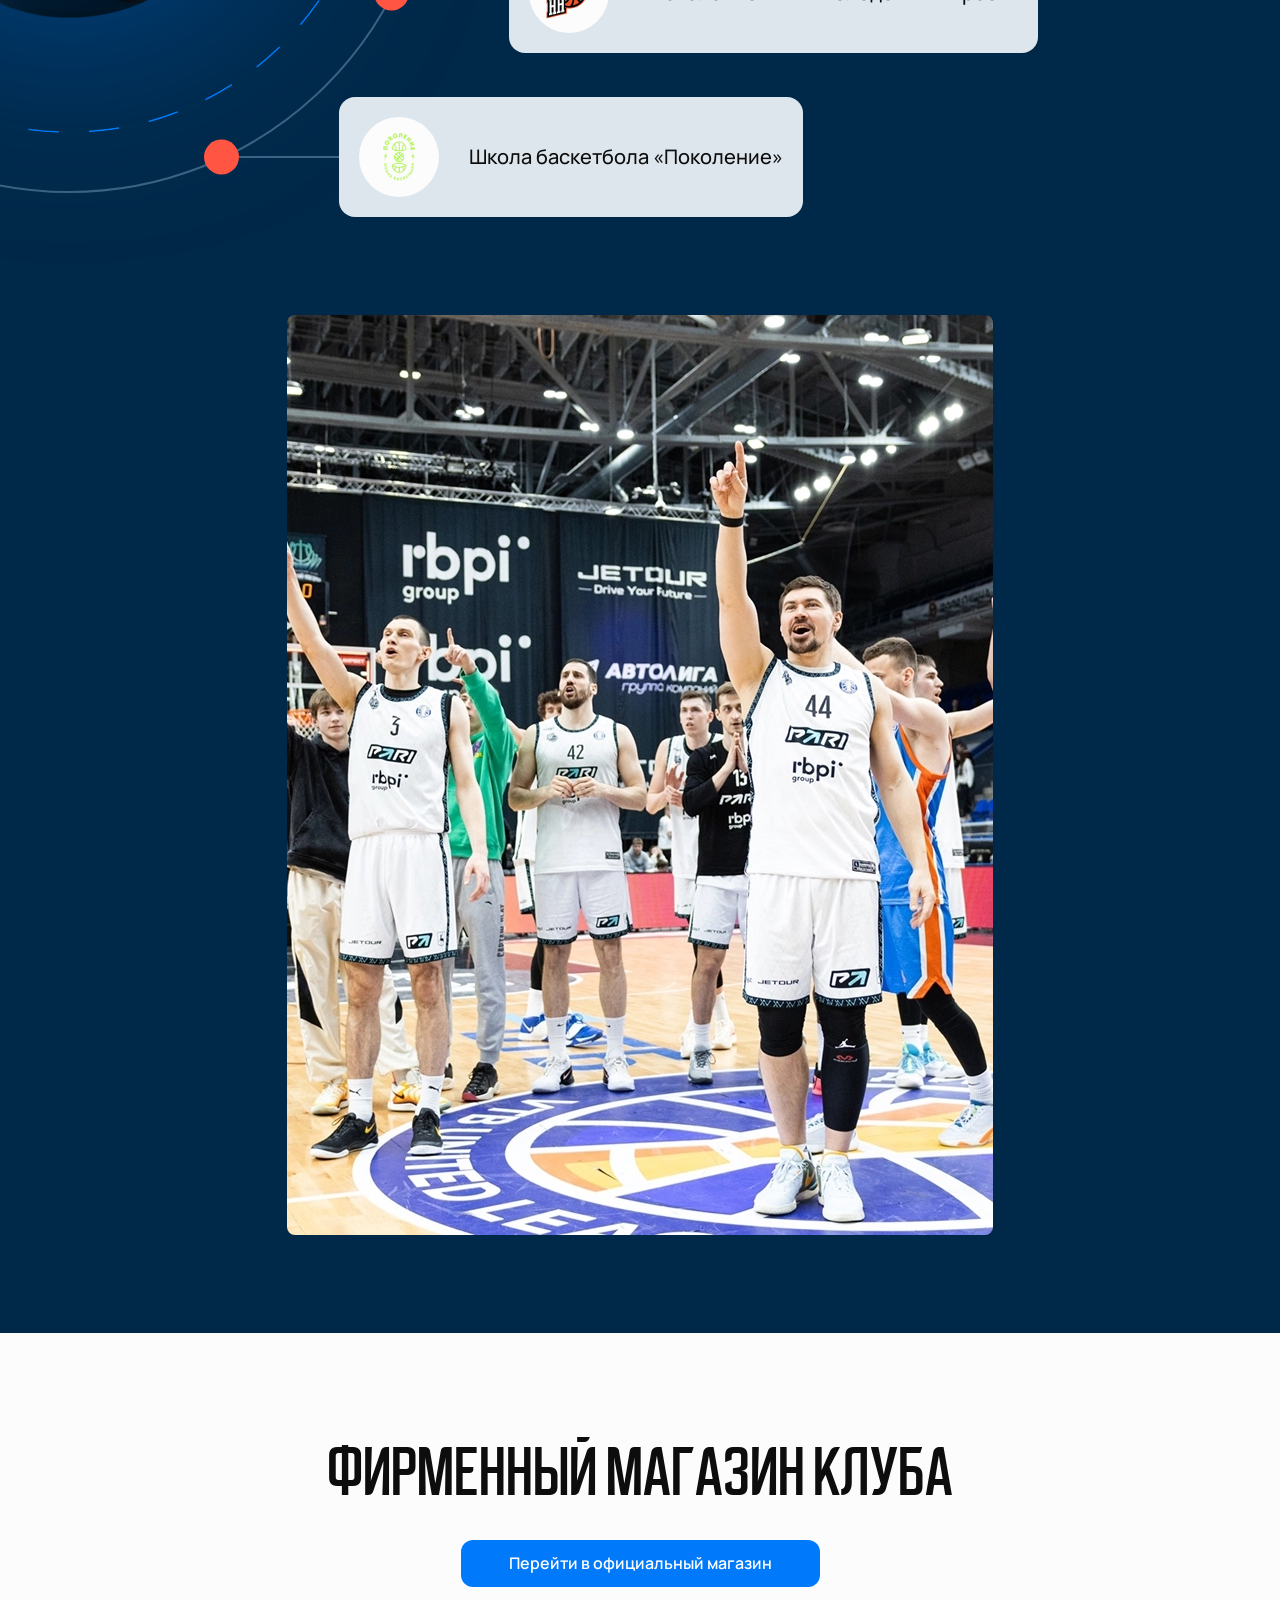
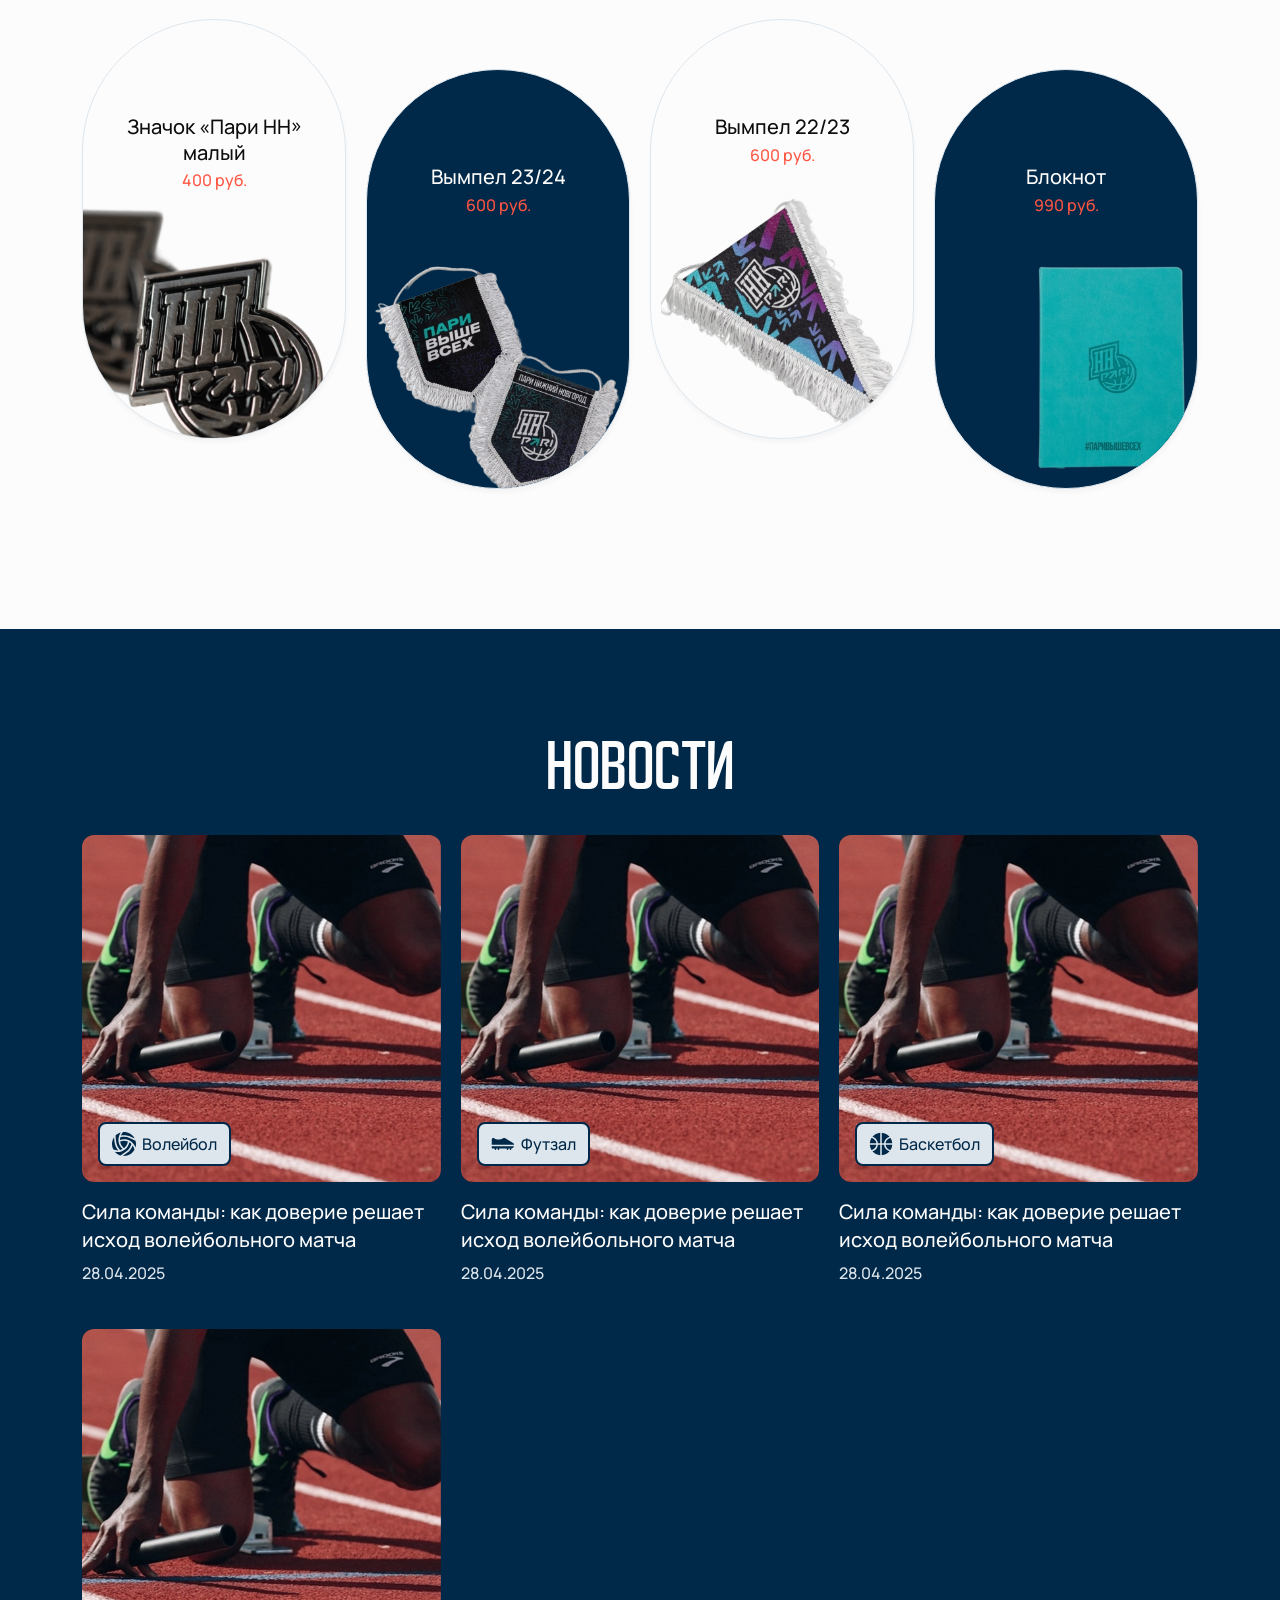
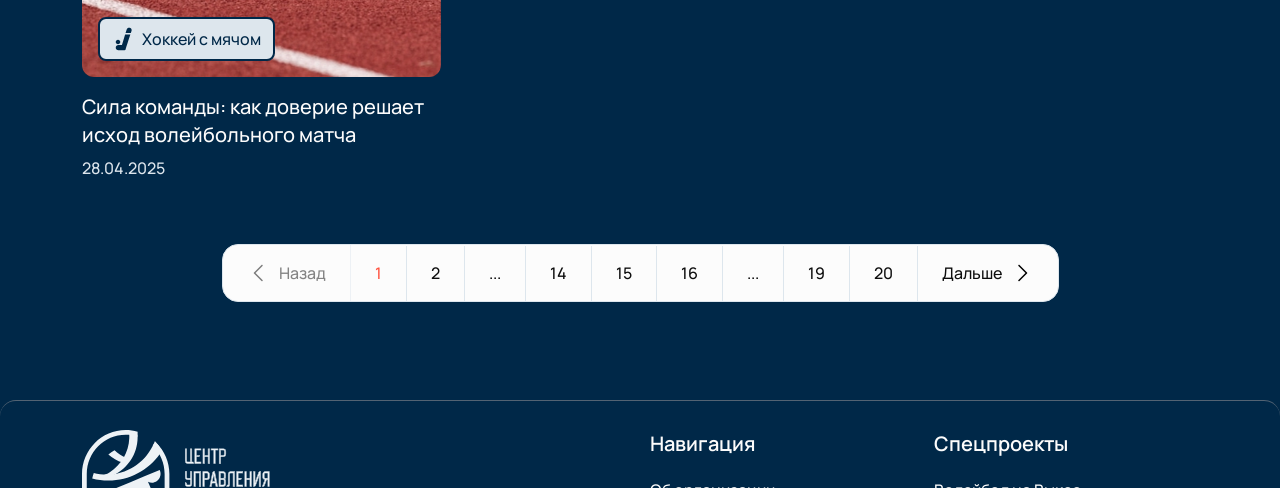
<file: bk-pari.html>
<!DOCTYPE html>
<html lang="ru">

    <head>
    <meta charset="UTF-8">
    <meta http-equiv="X-UA-Compatible" content="IE=edge">
    <meta name="format-detection" content="telephone=no">
    <meta name="viewport" content="width=device-width, initial-scale=1">
    <link type="image/x-icon" rel="shortcut icon" href="img/favicon/favicon.ico">
    <link type="image/png" sizes="32x32" rel="icon" href="img/favicon/favicon-32x32.png">
    <link type="image/png" sizes="192x192" rel="icon" href="img/favicon/android-icon-192x192.png">
    <link sizes="120x120" rel="apple-touch-icon" href="img/favicon/apple-icon-120x120.png">
    <link sizes="180x180" rel="apple-touch-icon" href="img/favicon/apple-icon-180x180.png">
    <meta name="msapplication-TileImage" content="img/favicon/ms-icon-144x144.png">
    <meta name="theme-color" content="#ffffff">
    <link rel="preload" href="fonts/Manrope-Medium.woff2" as="font" type="font/woff2" crossorigin> 
    <link href="css/air-datepicker.css" type="text/css" rel="stylesheet">
    <link href="css/style.min.css" type="text/css" rel="stylesheet">
    <title>БК «Пари Нижний Новгород»</title>
</head>

    <body class="no-scroll">
        <div class="wrap">
            <!--header-->

    
    <header class="header fixed-block">
        
        <div class="container">
            <div class="header__inner">
                <a href="main.html" class="header__logo">
                    <svg><use xlink:href="img/svg/sprite.svg#logo"></use></svg>
                </a>
                <div class="header__nav">
                    <div class="header__nav-inner">
                        <div class="container">
                            <nav class="header__menu">
                                <ul>
                                    <li><a href="#">
                                        <span>Об организации</span>
                                        <svg><use xlink:href="img/svg/sprite.svg#chevron-right"></use></svg>
                                    </a></li>
                                    <li><a href="#">
                                        <span>Афиша</span>
                                        <svg><use xlink:href="img/svg/sprite.svg#chevron-right"></use></svg>
                                    </a></li>
                                    <li><a href="#">
                                        <span>Наши клубы</span>
                                        <svg><use xlink:href="img/svg/sprite.svg#chevron-right"></use></svg>
                                    </a></li>
                                    <li><a href="#">
                                        <span>Новости</span>
                                        <svg><use xlink:href="img/svg/sprite.svg#chevron-right"></use></svg>
                                    </a></li>
                                    <li><a href="#">
                                        <span>Спецпроекты</span>
                                        <svg><use xlink:href="img/svg/sprite.svg#chevron-right"></use></svg>
                                    </a></li>
                                </ul>
                            </nav>
                            <div class="header__contacts header__contacts--mob">
                                <a href="tel:+13565848798" class="item-contact">
                                    <svg><use xlink:href="img/svg/sprite.svg#phone"></use></svg>
                                    <span>+1 (356) 584-87-98</span>
                                </a>
                                <a href="mailto:info@nn-sport.ru" class="item-contact">
                                    <svg><use xlink:href="img/svg/sprite.svg#message"></use></svg>
                                    <span>info@nn-sport.ru</span>
                                </a>
                            </div>
                        </div>
                    </div>
                </div>
                <div class="header__right">
                    <div class="header__contacts header__contacts--desktop">
                        <a href="tel:+13565848798" class="item-contact item-contact--phone">
                            <svg><use xlink:href="img/svg/sprite.svg#phone"></use></svg>
                            <span>+1 (356) 584-87-98</span>
                        </a>
                        <a href="mailto:info@nn-sport.ru" class="item-contact">
                            <svg><use xlink:href="img/svg/sprite.svg#message"></use></svg>
                            <span>info@nn-sport.ru</span>
                        </a>
                    </div>
                </div>
                <div role="button" class="icon-menu" aria-label="Открыть меню">
                    <span></span>
                    <span></span>
                    <span></span>
                </div>
            </div>
        </div>
    </header>
            <!--main-->
            <main class="main">
                <div class="preloader">
    <div class="preloader__item">
        <img src="img/svg/hockey-stadion.svg" alt>
    </div>
    <div class="preloader__item">
        <img src="img/svg/football-stadion.svg" alt>
    </div>
    <div class="preloader__item">
        <img src="img/svg/basketball-stadion.svg" alt>
    </div>
</div>
                <!--intro-->
                <section class="intro club-intro">
                    <div class="media-cover intro__bg">
                        <span class="media-cover-bg"></span>
                        <picture>
                            <source srcset="img/content/bk-pari-intro.webp" type="image/webp" media="(min-width: 767.98px)">
                            <source srcset="img/content/bk-pari-intro.jpg" media="(min-width: 767.98px)">
                            <source srcset="img/content/bk-pari-intro-mob.webp" type="image/webp">
                            <source srcset="img/content/bk-pari-intro-mob.jpg">
                            <img src="img/content/bk-pari-intro.jpg" alt loading="lazy" data-animation="scaleUp">
                        </picture>
                    </div>
                    <div class="container intro__container">
                        <!--breadcrumbs-->
<div class="breadcrumbs">
    <div class="container">
        <ul>
            <li><a href="#" class="link">Главная</a></li>
            <li>БК «Пари Нижний Новгород»</li>
        </ul>
    </div>
</div>
                        <div class="intro__content">
                            <img class="club-intro__logo" src="img/svg/clubs/bk-pari.svg" alt>
                            <h1 class="h1 blur-text" data-animation="blurFadeUp">БК «Пари Нижний Новгород»</h1>
                            <a href="#affiche-sec" class="btn main-btn js-anchor"><span>Смотреть расписание игр</span></a>
                        </div>
                    </div>
                </section>
                <!--club-info-->
                <div class="section section--dark club-info">
                    <div class="container">
                        <div class="stat-block grid-3col mb-120" data-animation="fadeUp">
                            <div class="stat-block__item">
                                <img src="img/svg/data.svg" alt>
                                <p class="h4">Дата основания</p>
                                <p class="h5">2000 год</p>
                            </div>
                            <div class="stat-block__item">
                                <img src="img/svg/competition.svg" alt>
                                <p class="h4">Соревнования</p>
                                <p class="h5">Единая лига ВТБ, Кубок&nbsp;России</p>
                            </div>
                            <div class="stat-block__item">
                                <img src="img/svg/stadion.svg" alt>
                                <p class="h4">Домашняя арена</p>
                                <p class="h5">КРК «Нагорный»</p>
                            </div>
                        </div>
                        <div class="grid-2col mb-120 club-info__main" data-animation="fadeUp">
                            <div class="page-content">
                                <h3>В 2000 году на базе баскетбольной сборной Волжского инженерного педагогического института был создан клуб, который возглавил Александр
                                    Хайретдинов.</h3>
                                <p>Через год коллектив получил громкое название НБА - «Нижегородская баскетбольная академия» и начал свой поход в Высшей лиге, а еще через пять
                                    лет нижегородцы завоевали путевку в Суперлигу Б.</p>
                                <p>Новая страница в истории клуба началась в&nbsp;2008-м, когда президентом БК «Нижний Новгород» стал министр инвестиционной политики Нижегородской
                                    области, Олимпийский чемпион Дмитрий Сватковский. Пост генерального менеджера занял 12-кратный чемпион России по баскетболу, чемпион
                                    Евролиги, серебряный призер чемпионата мира по баскетболу Сергей Панов. Возглавил команду сербский специалист Зоран Лукич.</p>
                            </div>
                            <div class="club-info__main-images">
                                <div class="media-el">
                                    <picture>
                                        <source srcset="img/content/bk-pari-info.webp" type="image/webp" media="(min-width: 1450.98px)">
                                        <source srcset="img/content/bk-pari-info.jpg" media="(min-width: 1450.98px)">
                                        <source srcset="img/content/bk-pari-info-1280.webp" type="image/webp">
                                        <source srcset="img/content/bk-pari-info-1280.jpg">
                                        <img src="img/content/bk-pari-info.jpg" alt loading="lazy">
                                    </picture>
                                </div>
                            </div>
                        </div>
                        <div class="page-content width-6col" data-animation="fadeUp">
                            <p class="h3">На данный момент единственный профессиональный баскетбольный клуб на территории Нижегородской области, участник Единой Лиги ВТБ и
                                международных
                                лиг.</p>
                        </div>
                    </div>
                </div>
                <!--club-achieve-->
                <section class="section club-achieve">
                    <div class="container">
                        <div class="sec-top">
                            <h2 class="blur-text" data-animation="blurFadeUp">Достижения клуба</h2>
                        </div>
                        <section class="club-achieve__sec" data-animation="fadeUp">
                            <h3>Национальные награды</h3>
                            <ul class="club-achieve__list">
                                <li>Серебряный призер Единой лиги ВТБ и Чемпионата России в сезоне 2013/2014</li>
                                <li>Обладатель Кубка России в сезоне 2022/2023</li>
                                <li>½ финала Еврокубка в сезоне 2013/2014</li>
                                <li>Чемпион Суперлиги Б в сезоне 2009/2010</li>
                                <li>Серебряный призер Кубка России в&nbsp;сезонах 2010/2011, 2017/2018, 2018/2019, 2023/2024, 2024/2025</li>
                            </ul>
                        </section>
                    </div>
                </section>
                <!--affiche-->
<section class="section section--light affiche" id="affiche-sec">
    <div class="container">
        <div class="sec-top">
            <h2 class="blur-text" data-animation="blurFadeUp">Расписание игр</h2>
        </div>
        <div class="affiche__action">
            <div class="filter affiche__filter">
                <form class="filter__form">
                    <input type="hidden" data-datepicker-value>
                    <div class="dropdown">
                        <div class="dropdown__header" data-animation="fadeRight">
                            <span>Место проведения</span>
                            <svg><use xlink:href="img/svg/sprite.svg#chevron-bot"></use></svg>
                        </div>
                        <div class="dropdown__body">
                            <div class="custom-scroll">
                                <label class="item-checkbox">
                                    <input type="checkbox" data-id="filter[18]">
                                    <span>Домашняя игра</span>
                                </label>
                                <label class="item-checkbox">
                                    <input type="checkbox" data-id="filter[19]">
                                    <span>Выезд</span>
                                </label>
                            </div>
                        </div>
                    </div>
                    <div class="dropdown">
                        <div class="dropdown__header" data-animation="fadeRight">
                            <span>Календарь</span>
                            <svg><use xlink:href="img/svg/sprite.svg#chevron-bot"></use></svg>
                        </div>
                        <div class="dropdown__body">
                            <div class="custom-scroll">
                                <div class="datepicker"></div>
                            </div>
                        </div>
                    </div>
                </form>
                <div class="filter__selected">
                    <ul class="filter__selected-items"></ul>
                </div>
            </div>
        </div>
        <div class="affiche__wrapper">
            <div class="affiche__items">
                <!--item-affiche-->
<div class="item-affiche" data-animation="fadeUp">
    <div class="item-affiche__date">
        <span>04 мая, понедельник</span>
        <span class="item-affiche__time">19:30</span>
    </div>
    <div class="item-affiche__clubs">
        <div class="item-affiche__club">
            <div class="item-affiche__club-logo">
                <img src="img/svg/clubs/torpedo.svg" alt="ХК «Торпедо»">
            </div>
            <p class="item-affiche__club-name">ХК «Торпедо»</p>
        </div>
        <span class="item-affiche__club-separator">Х</span>
        <div class="item-affiche__club">
            <div class="item-affiche__club-logo">
                <img src="img/svg/clubs/torpedo.svg" alt="ХК «Торпедо»">
            </div>
            <p class="item-affiche__club-name">ХК «Торпедо»</p>
        </div>
    </div>
    <div class="item-affiche__tour">КХЛ, 5 тур</div>
    <div class="item-affiche__place">
        <span class="item-affiche__place-city">Нижний Новгород</span>
        <div class="item-affiche__place-stadion">КРК «Нагорный»</div>        
    </div>
    <div class="item-affiche__btns">
        <button class="btn main-btn"><span>Купить билеты</span></button>
        <button class="btn text-btn">
            <svg><use xlink:href="img/svg/sprite.svg#calendar"></use></svg>
            <span>Добавить в календарь</span>
        </button>
    </div>
</div>
                <!--item-affiche-->
<div class="item-affiche" data-animation="fadeUp">
    <div class="item-affiche__date">
        <span>04 мая, понедельник</span>
        <span class="item-affiche__time">19:30</span>
    </div>
    <div class="item-affiche__clubs">
        <div class="item-affiche__club">
            <div class="item-affiche__club-logo">
                <img src="img/svg/clubs/torpedo.svg" alt="ХК «Торпедо»">
            </div>
            <p class="item-affiche__club-name">ХК «Торпедо»</p>
        </div>
        <span class="item-affiche__club-separator">Х</span>
        <div class="item-affiche__club">
            <div class="item-affiche__club-logo">
                <img src="img/svg/clubs/torpedo.svg" alt="ХК «Торпедо»">
            </div>
            <p class="item-affiche__club-name">ХК «Торпедо»</p>
        </div>
    </div>
    <div class="item-affiche__tour">КХЛ, 5 тур</div>
    <div class="item-affiche__place">
        <span class="item-affiche__place-city">Нижний Новгород</span>
        <div class="item-affiche__place-stadion">КРК «Нагорный»</div>        
    </div>
    <div class="item-affiche__btns">
        <button class="btn main-btn"><span>Купить билеты</span></button>
        <button class="btn text-btn">
            <svg><use xlink:href="img/svg/sprite.svg#calendar"></use></svg>
            <span>Добавить в календарь</span>
        </button>
    </div>
</div>
                <!--item-affiche-->
<div class="item-affiche" data-animation="fadeUp">
    <div class="item-affiche__date">
        <span>04 мая, понедельник</span>
        <span class="item-affiche__time">19:30</span>
    </div>
    <div class="item-affiche__clubs">
        <div class="item-affiche__club">
            <div class="item-affiche__club-logo">
                <img src="img/svg/clubs/torpedo.svg" alt="ХК «Торпедо»">
            </div>
            <p class="item-affiche__club-name">ХК «Торпедо»</p>
        </div>
        <span class="item-affiche__club-separator">Х</span>
        <div class="item-affiche__club">
            <div class="item-affiche__club-logo">
                <img src="img/svg/clubs/torpedo.svg" alt="ХК «Торпедо»">
            </div>
            <p class="item-affiche__club-name">ХК «Торпедо»</p>
        </div>
    </div>
    <div class="item-affiche__tour">КХЛ, 5 тур</div>
    <div class="item-affiche__place">
        <span class="item-affiche__place-city">Нижний Новгород</span>
        <div class="item-affiche__place-stadion">КРК «Нагорный»</div>        
    </div>
    <div class="item-affiche__btns">
        <button class="btn main-btn"><span>Купить билеты</span></button>
        <button class="btn text-btn">
            <svg><use xlink:href="img/svg/sprite.svg#calendar"></use></svg>
            <span>Добавить в календарь</span>
        </button>
    </div>
</div>
                <!--item-affiche-->
<div class="item-affiche" data-animation="fadeUp">
    <div class="item-affiche__date">
        <span>04 мая, понедельник</span>
        <span class="item-affiche__time">19:30</span>
    </div>
    <div class="item-affiche__clubs">
        <div class="item-affiche__club">
            <div class="item-affiche__club-logo">
                <img src="img/svg/clubs/torpedo.svg" alt="ХК «Торпедо»">
            </div>
            <p class="item-affiche__club-name">ХК «Торпедо»</p>
        </div>
        <span class="item-affiche__club-separator">Х</span>
        <div class="item-affiche__club">
            <div class="item-affiche__club-logo">
                <img src="img/svg/clubs/torpedo.svg" alt="ХК «Торпедо»">
            </div>
            <p class="item-affiche__club-name">ХК «Торпедо»</p>
        </div>
    </div>
    <div class="item-affiche__tour">КХЛ, 5 тур</div>
    <div class="item-affiche__place">
        <span class="item-affiche__place-city">Нижний Новгород</span>
        <div class="item-affiche__place-stadion">КРК «Нагорный»</div>        
    </div>
    <div class="item-affiche__btns">
        <button class="btn main-btn"><span>Купить билеты</span></button>
        <button class="btn text-btn">
            <svg><use xlink:href="img/svg/sprite.svg#calendar"></use></svg>
            <span>Добавить в календарь</span>
        </button>
    </div>
</div>
            </div>
        </div>
        <div class="sec-bottom">
            <a href="#" class="btn secondary-btn" target="_blank">
                <span>Смотреть все</span>
            </a>
        </div>
    </div>
</section>
                <!--club-history-->
                <section class="section section--dark club-history col-2" data-animation="fadeUp">
                    <div class="container">
                        <div class="club-history__row">
                            <div class="club-history__content">
                                <h2 class="h3 club-history__title blur-text" data-animation="blurFadeUp">История названий</h2>
                                <div class="page-content">
                                    <ol>
                                        <li>ВГИПИ (2000 – 2001)</li>
                                        <li>НБА (2001 – 2002)</li>
                                        <li>НБА-Сети-НН (2002 – 2004)</li>
                                        <li>НБА-ТЭЛМА (2004 – 2006)</li>
                                        <li>НБА-Нижний Новгород (2006 – 2009)</li>
                                        <li>Нижний Новгород (2009 – 2022)</li>
                                        <li>Пари Нижний Новгород (2022 – н. в.)</li>
                                    </ol>
                                </div>
                            </div>
                        </div>
                    </div>
                </section>
                <!--structure-->
                <section class="section section--dark structure">
                    <div class="container">
                        <div class="sec-top">
                            <h2 class="blur-text" data-animation="blurFadeUp">Структура Клуба</h2>
                        </div>
                        <div class="structure__row">
                            <div class="structure__img">
                                <div class="media-contain">
                                    <picture><source srcset="img/structure-basketball.webp" type="image/webp"><img src="img/structure-basketball.png" alt></picture>
                                </div>
                            </div>
                            <div class="structure__items child-5">
                                <div class="item-structure" data-animation="fadeUp">
                                    <div class="media-contain"><img src="img/svg/clubs/bk-pari.svg"></div>
                                    <p class="h4">БК «Пари Нижний Новгород»</p>
                                </div>
                                <div class="item-structure" data-animation="fadeUp">
                                    <div class="media-contain"><img src="img/svg/clubs/bk-pari.svg"></div>
                                    <p class="h4">БК «Пари Нижний Новгород» (М,&nbsp;U-21,&nbsp;U-19)</p>
                                </div>
                                <div class="item-structure" data-animation="fadeUp">
                                    <div class="media-contain"><img src="img/svg/clubs/bk-pari.svg"></div>
                                    <p class="h4">Студенческая команда</p></div>
                                <div class="item-structure" data-animation="fadeUp">
                                    <div class="media-contain"><img src="img/svg/clubs/bk-pari-young.svg"></div>
                                    <p class="h4">«Поколение НН» – молодежный проект</p></div>
                                <div class="item-structure" data-animation="fadeUp">
                                    <div class="media-contain"><img src="img/svg/clubs/bk-pari-school.svg"></div>
                                    <p class="h4">Школа баскетбола «Поколение»</p>
                                </div>
                            </div>
                        </div>
                    </div>
                </section>
                <!--image-block-->
                <div class="section section--dark image-block" data-animation="fadeUp">
                    <div class="container">
                        <picture>
                            <source srcset="img/content/bk-pari.webp" type="image/webp" media="(min-width: 767.98px)">
                            <source srcset="img/content/bk-pari.jpg" media="(min-width: 767.98px)">
                            <source srcset="img/content/bk-pari-mob.webp" type="image/webp">
                            <source srcset="img/content/bk-pari-mob.jpg">
                            <img src="img/content/bk-pari.jpg" alt loading="lazy">
                        </picture>
                    </div>
                </div>
                <!--fan-shop-->
                <section class="section section--light fan-shop">
                    <div class="container">
                        <div class="sec-top">
                            <h2 class="blur-text" data-animation="blurFadeUp">Фирменный магазин клуба</h2>
                            <a href="#" class="btn main-btn" target="_blank"><span>Перейти в официальный магазин</span></a>
                        </div>
                        <div class="fan-shop__swiper">
                            <div class="mb-40 swiper">
                                <div class="swiper-wrapper">
                                    <div class="swiper-slide">
                                        <!--item-shop-->
<a href="#" class="item-shop" target="_blank" data-animation="fadeUp">
    <div class="item-shop__content">
        <h4>Значок «Пари НН» малый</h4>
        
        <p class="h5 rub">400</p>
        
    </div>
    <div class="item-shop__img">
        <picture>
            <source srcset="img/content/bk-pari-product-1.webp" type="image/webp" media="(min-width: 1450.98px)">
            <source srcset="img/content/bk-pari-product-1.png" media="(min-width: 1450.98px)">
            <source srcset="img/content/bk-pari-product-1-mob.webp" type="image/webp">
            <source srcset="img/content/bk-pari-product-1-mob.png">
            <img src="img/content/bk-pari-product-1.png" alt loading="lazy" alt="Значок «Пари НН» малый">
        </picture>
    </div>
</a>
                                    </div>
                                    <div class="swiper-slide">
                                        <!--item-shop-->
<a href="#" class="item-shop" target="_blank" data-animation="fadeUp">
    <div class="item-shop__content">
        <h4>Вымпел 23/24</h4>
        
        <p class="h5 rub">600</p>
        
    </div>
    <div class="item-shop__img">
        <picture>
            <source srcset="img/content/bk-pari-product-2.webp" type="image/webp" media="(min-width: 1450.98px)">
            <source srcset="img/content/bk-pari-product-2.png" media="(min-width: 1450.98px)">
            <source srcset="img/content/bk-pari-product-2-mob.webp" type="image/webp">
            <source srcset="img/content/bk-pari-product-2-mob.png">
            <img src="img/content/bk-pari-product-2.png" alt loading="lazy" alt="Вымпел 23/24">
        </picture>
    </div>
</a>
                                    </div>
                                    <div class="swiper-slide">
                                        <!--item-shop-->
<a href="#" class="item-shop" target="_blank" data-animation="fadeUp">
    <div class="item-shop__content">
        <h4>Вымпел 22/23</h4>
        
        <p class="h5 rub">600</p>
        
    </div>
    <div class="item-shop__img">
        <picture>
            <source srcset="img/content/bk-pari-product-3.webp" type="image/webp" media="(min-width: 1450.98px)">
            <source srcset="img/content/bk-pari-product-3.png" media="(min-width: 1450.98px)">
            <source srcset="img/content/bk-pari-product-3-mob.webp" type="image/webp">
            <source srcset="img/content/bk-pari-product-3-mob.png">
            <img src="img/content/bk-pari-product-3.png" alt loading="lazy" alt="Вымпел 22/23">
        </picture>
    </div>
</a>
                                    </div>
                                    <div class="swiper-slide">
                                        <!--item-shop-->
<a href="#" class="item-shop" target="_blank" data-animation="fadeUp">
    <div class="item-shop__content">
        <h4>Блокнот</h4>
        
        <p class="h5 rub">990</p>
        
    </div>
    <div class="item-shop__img">
        <picture>
            <source srcset="img/content/bk-pari-product-4.webp" type="image/webp" media="(min-width: 1450.98px)">
            <source srcset="img/content/bk-pari-product-4.png" media="(min-width: 1450.98px)">
            <source srcset="img/content/bk-pari-product-4-mob.webp" type="image/webp">
            <source srcset="img/content/bk-pari-product-4-mob.png">
            <img src="img/content/bk-pari-product-4.png" alt loading="lazy" alt="Блокнот">
        </picture>
    </div>
</a>
                                    </div>
                                </div>
                            </div>
                            <div class="swiper-nav">
                                <button class="btn nav-btn nav-btn--prev"><svg><use xlink:href="img/svg/sprite.svg#btn-prev"></use></svg></button>
                                <button class="btn nav-btn nav-btn--next"><svg><use xlink:href="img/svg/sprite.svg#btn-next"></use></svg></button>
                            </div>
                        </div>
                    </div>
                </section>
                 <!--news-->
<section class="section section--dark news">
    <div class="container">
        <div class="sec-top">
            <h2 class="blur-text" data-animation="blurFadeUp">Новости</h2>
        </div>
        <div class="news__wrapper">
            <div class="news__items">
                <!--news-article-->
<article class="news-article" data-animation="fadeUp">
    <div class="news-article__preview">
        <a href="#" class="media-cover">
            <picture>
                <source srcset="img/content/news-3.webp" type="image/webp" media="(min-width: 1280.98px)">
                <source srcset="img/content/news-3.jpg" media="(min-width: 1280.98px)">
                <source srcset="img/content/news-3-1280.webp" type="image/webp">
                <source srcset="img/content/news-3-1280.jpg">
                <img src="img/content/news-3.jpg" alt loading="lazy" class="scaleUp">
            </picture>
        </a>
        <div class="page-tags">
            <a href="#" class="page-tags__item">
                <img src="img/svg/icons/volleyball.svg" alt="Волейбол">
                Волейбол
            </a>
        </div>
    </div>
    <div class="news-article__content">
        <h5><a href="#">Сила команды: как доверие решает исход волейбольного матча</a></h5>
        <span class="news-article__date">28.04.2025</span>
    </div>
</article>
                <!--news-article-->
<article class="news-article" data-animation="fadeUp">
    <div class="news-article__preview">
        <a href="#" class="media-cover">
            <picture>
                <source srcset="img/content/news-3.webp" type="image/webp" media="(min-width: 1280.98px)">
                <source srcset="img/content/news-3.jpg" media="(min-width: 1280.98px)">
                <source srcset="img/content/news-3-1280.webp" type="image/webp">
                <source srcset="img/content/news-3-1280.jpg">
                <img src="img/content/news-3.jpg" alt loading="lazy" class="scaleUp">
            </picture>
        </a>
        <div class="page-tags">
            <a href="#" class="page-tags__item">
                <img src="img/svg/icons/futsal.svg" alt="Футзал">
                Футзал
            </a>
        </div>
    </div>
    <div class="news-article__content">
        <h5><a href="#">Сила команды: как доверие решает исход волейбольного матча</a></h5>
        <span class="news-article__date">28.04.2025</span>
    </div>
</article>
                <!--news-article-->
<article class="news-article" data-animation="fadeUp">
    <div class="news-article__preview">
        <a href="#" class="media-cover">
            <picture>
                <source srcset="img/content/news-3.webp" type="image/webp" media="(min-width: 1280.98px)">
                <source srcset="img/content/news-3.jpg" media="(min-width: 1280.98px)">
                <source srcset="img/content/news-3-1280.webp" type="image/webp">
                <source srcset="img/content/news-3-1280.jpg">
                <img src="img/content/news-3.jpg" alt loading="lazy" class="scaleUp">
            </picture>
        </a>
        <div class="page-tags">
            <a href="#" class="page-tags__item">
                <img src="img/svg/icons/basketball.svg" alt="Баскетбол">
                Баскетбол
            </a>
        </div>
    </div>
    <div class="news-article__content">
        <h5><a href="#">Сила команды: как доверие решает исход волейбольного матча</a></h5>
        <span class="news-article__date">28.04.2025</span>
    </div>
</article>
                <!--news-article-->
<article class="news-article" data-animation="fadeUp">
    <div class="news-article__preview">
        <a href="#" class="media-cover">
            <picture>
                <source srcset="img/content/news-3.webp" type="image/webp" media="(min-width: 1280.98px)">
                <source srcset="img/content/news-3.jpg" media="(min-width: 1280.98px)">
                <source srcset="img/content/news-3-1280.webp" type="image/webp">
                <source srcset="img/content/news-3-1280.jpg">
                <img src="img/content/news-3.jpg" alt loading="lazy" class="scaleUp">
            </picture>
        </a>
        <div class="page-tags">
            <a href="#" class="page-tags__item">
                <img src="img/svg/icons/bandy.svg" alt="Хоккей с мячом">
                Хоккей с мячом
            </a>
        </div>
    </div>
    <div class="news-article__content">
        <h5><a href="#">Сила команды: как доверие решает исход волейбольного матча</a></h5>
        <span class="news-article__date">28.04.2025</span>
    </div>
</article>
                <!--news-article-->
<article class="news-article" data-animation="fadeUp">
    <div class="news-article__preview">
        <a href="#" class="media-cover">
            <picture>
                <source srcset="img/content/news-3.webp" type="image/webp" media="(min-width: 1280.98px)">
                <source srcset="img/content/news-3.jpg" media="(min-width: 1280.98px)">
                <source srcset="img/content/news-3-1280.webp" type="image/webp">
                <source srcset="img/content/news-3-1280.jpg">
                <img src="img/content/news-3.jpg" alt loading="lazy" class="scaleUp">
            </picture>
        </a>
        <div class="page-tags">
            <a href="#" class="page-tags__item">
                <img src="img/svg/icons/volleyball.svg" alt="Волейбол">
                Волейбол
            </a>
        </div>
    </div>
    <div class="news-article__content">
        <h5><a href="#">Сила команды: как доверие решает исход волейбольного матча</a></h5>
        <span class="news-article__date">28.04.2025</span>
    </div>
</article>
                <!--news-article-->
<article class="news-article" data-animation="fadeUp">
    <div class="news-article__preview">
        <a href="#" class="media-cover">
            <picture>
                <source srcset="img/content/news-3.webp" type="image/webp" media="(min-width: 1280.98px)">
                <source srcset="img/content/news-3.jpg" media="(min-width: 1280.98px)">
                <source srcset="img/content/news-3-1280.webp" type="image/webp">
                <source srcset="img/content/news-3-1280.jpg">
                <img src="img/content/news-3.jpg" alt loading="lazy" class="scaleUp">
            </picture>
        </a>
        <div class="page-tags">
            <a href="#" class="page-tags__item">
                <img src="img/svg/icons/hockey.svg" alt="Хоккей">
                Хоккей
            </a>
        </div>
    </div>
    <div class="news-article__content">
        <h5><a href="#">Сила команды: как доверие решает исход волейбольного матча</a></h5>
        <span class="news-article__date">28.04.2025</span>
    </div>
</article>
            </div>
            
<!--pagination-->
<div class="page-navigation">
    <nav class="pagination">
        <a class="pagination__btn prev disabled" href="#">
            <svg><use href="img/svg/sprite.svg#chevron-left"></use></svg>
            <span>Назад</span>
        </a>
        <a class="pagination__link current" href="#">1</a>
        <a class="pagination__link" href="#">2</a>
        <span class="pagination__item">...</span>
        <a class="pagination__link" href="#">14</a>
        <a class="pagination__link" href="#">15</a>
        <a class="pagination__link" href="#">16</a>
        <span class="pagination__item">...</span>
        <a class="pagination__link" href="#">19</a>
        <a class="pagination__link" href="#">20</a>
        <a class="pagination__btn next" href="#">
            <span>Дальше</span>
            <svg><use href="img/svg/sprite.svg#chevron-right"></use></svg>
        </a>
    </nav>
</div>

        </div>
    </div>
</section>
            </main>
            <!--footer-->

    
    <footer class="footer">
        
        <div class="container">
            <div class="footer__top">
                <div class="footer__main">
                    <div class="footer__logo">
                        <img src="img/svg/logo-full.svg" alt="ЦУРС">
                    </div>
                    <div class="footer__contacts">
                        <a href="tel:+13565848798" class="item-contact">
                            <svg><use xlink:href="img/svg/sprite.svg#phone"></use></svg>
                            <span>+1 (356) 584-87-98</span>
                        </a>
                        <a href="mailto:info@nn-sport.ru" class="item-contact">
                            <svg><use xlink:href="img/svg/sprite.svg#message"></use></svg>
                            <span>info@nn-sport.ru</span>
                        </a>
                    </div>
                </div>
                <div class="footer__navs">
                    <nav class="footer__nav">
                        <p class="footer__nav-header">Навигация</p>
                        <ul>
                            <li><a href="#">Об организации</a></li>
                            <li><a href="#">Афиша</a></li>
                            <li><a href="#">Наши клубы</a></li>
                            <li><a href="#">Новости</a></li>
                            <li><a href="#">Спецпроекты</a></li>
                        </ul>
                    </nav>
                    <nav class="footer__nav">
                        <p><p class="footer__nav-header">Спецпроекты</p></p>
                        <ul>
                            <li><a href="#">Волейбол на Выксе</a></li>
                            <li><a href="#">Выставка одной картины</a></li>
                            <li><a href="#">Спецпроект к 9 Мая</a></li>
                        </ul>
                    </nav>
                </div>
            </div>
            <div class="footer__bottom">
                <p class="footer__copy">© 2025. Центр управления и развития спорта в Нижегородской области</p>
                <div class="footer__info">
                    <a href="#">Реквизиты организации</a>
                    <a href="#">Политика конфиденциальности</a>
                </div>
            </div>
        </div>
    </footer>
            <!--cookie-->
<div class="cookie fixed-block" id="cookie-popup">
    <div class="cookie__inner">
        <div class="cookie__content">
            <p>Наш сайт использует файлы cookie для улучшения работы, персонализации контента и проведения аналитики. Продолжая использовать сайт, вы соглашаетесь на использование cookie в соответствии с нашей <a href="#" target="_blank">Политикой конфиденциальности</a>.</p>
        </div>
        <div class="cookie__btns">
            <button class="btn main-btn" onclick="unshowCookie()"><span>Ок</span></button>
        </div>
    </div>
</div>
<!--review-mod-->
<modal class="custom-scroll modal review-mod" id="review-mod">
    <div class="modal__content">
        <button type="button" class="btn btn-cross modal__close"></button>
        <div class="modal__top">
            <h4 class="modal__title">Заполните форму ниже</h4>
        </div>
        <form class="form" onsubmit="event.preventDefault();formReset(this);openSuccessMod()">
            <div class="form__items">
                <div class="form__grid">
                    <label class="item-form">
                        <span class="item-form__lbl">ФИО<span aria-hidden="true">*</span></span>
                        <input type="text" placeholder="ФИО" aria-required="true">
                        <span data-error></span>
                    </label>
                    <label class="item-form">
                        <span class="item-form__lbl">Почта<span aria-hidden="true">*</span></span>
                        <input type="text" placeholder="Почта" aria-required="true">
                        <span data-error></span>
                    </label>
                </div>
                <label class="item-form">
                    <span class="item-form__lbl">Отзыв<span aria-hidden="true">*</span></span>
                    <textarea type="text" placeholder="Отзыв" aria-required="true"
                        oninput="this.style.height = '';this.style.height = this.scrollHeight + 'px'"></textarea>
                    <span data-error></span>
                </label>
            </div>
            <label class="item-checkbox">
                <input type="checkbox">
                <span>Я даю согласие на <a href="#" target="_blank">обработку персональных данных</a></span>
            </label>
            <div class="form__footer">
                <button type="submit" class="btn main-btn"><span>Отправить</span></button>
            </div>
        </form>
    </div>
</modal>
<!--success-mod-->
<div class="custom-scroll modal success-mod" id="success-mod">
    <div class="modal__content">
        <button type="button" class="btn btn-cross modal__close"></button>
        <div class="modal__top">
            <h4 class="modal__title"></h4>
        </div>
        <p></p>
        <button type="button" class="btn main-btn modal__close"><span>Закрыть</span></button>
    </div>
</div>
<!--error-mod-->
<div class="custom-scroll modal error-mod" id="error-mod">
    <div class="modal__content">
        <button type="button" class="btn btn-cross modal__close"></button>
        <div class="modal__top">
            <h4 class="modal__title"></h4>
        </div>
        <p></p>
        <button type="button" class="btn main-btn modal__close"><span>Закрыть</span></button>
    </div>
</div>
        </div>
        <!--scripts-->
<script src="js/libs/gsap.min.js"></script>
<script src="js/libs/ScrollTrigger.min.js"></script>
<script src="js/libs/inputmask.min.js"></script>
<script src="js/libs/swiper.min.js"></script>
<script src="js/libs/air-datepicker.min.js"></script>
<script src="js/libs/html2pdf.min.js"></script>
<script src="js/main.js"></script>
    </body>

</html>
</file>
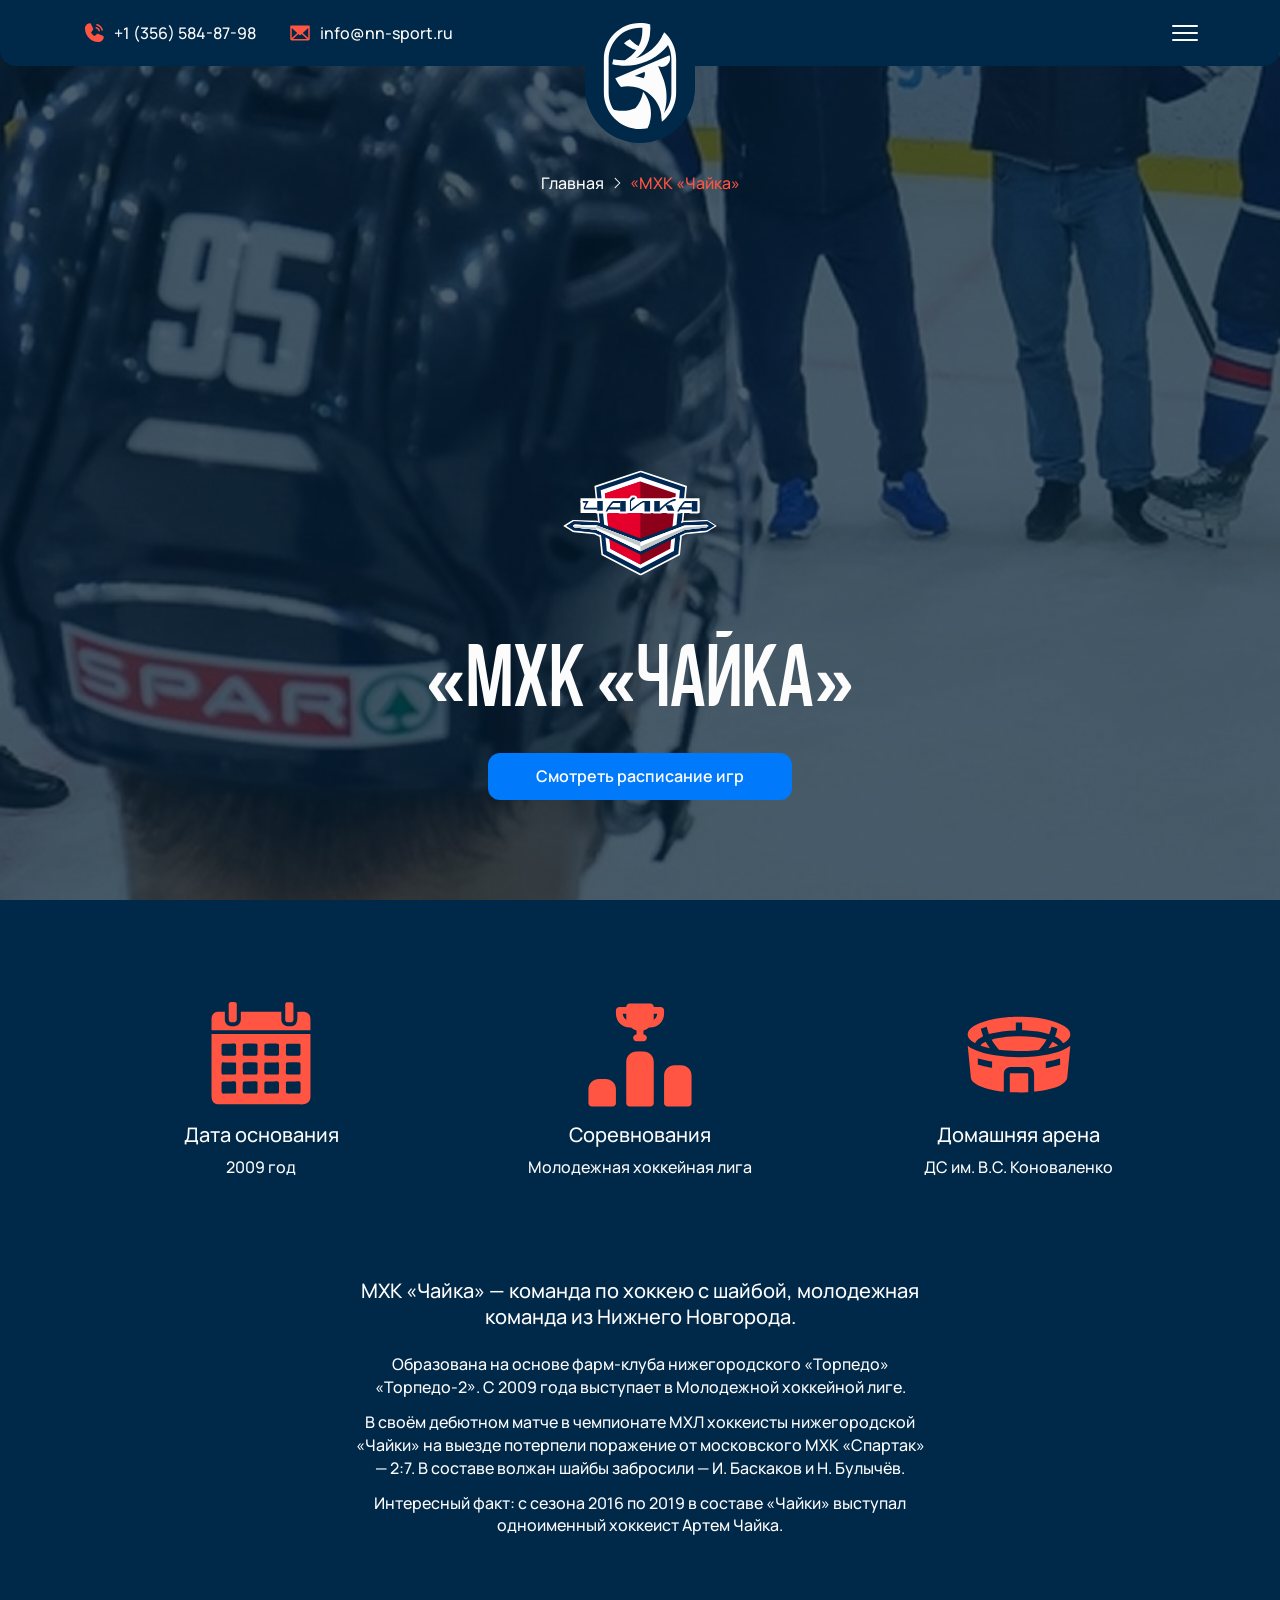
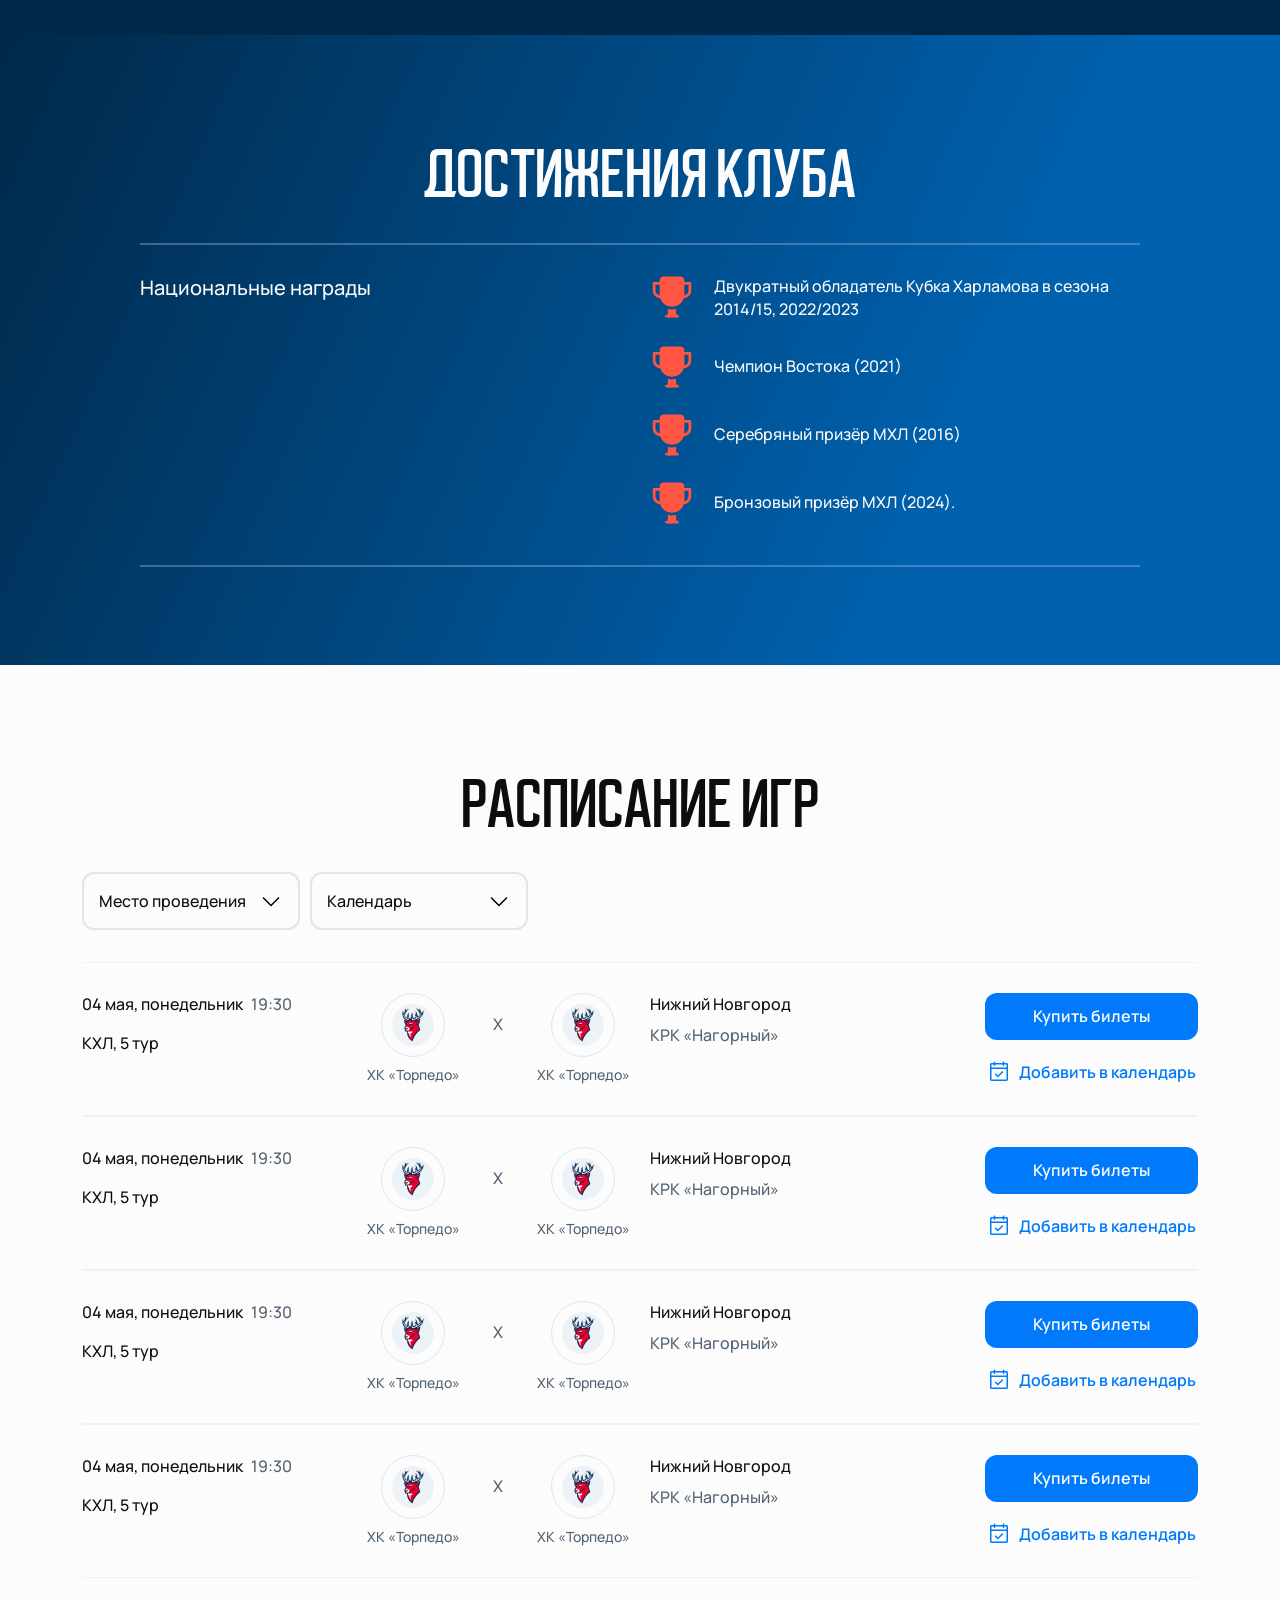
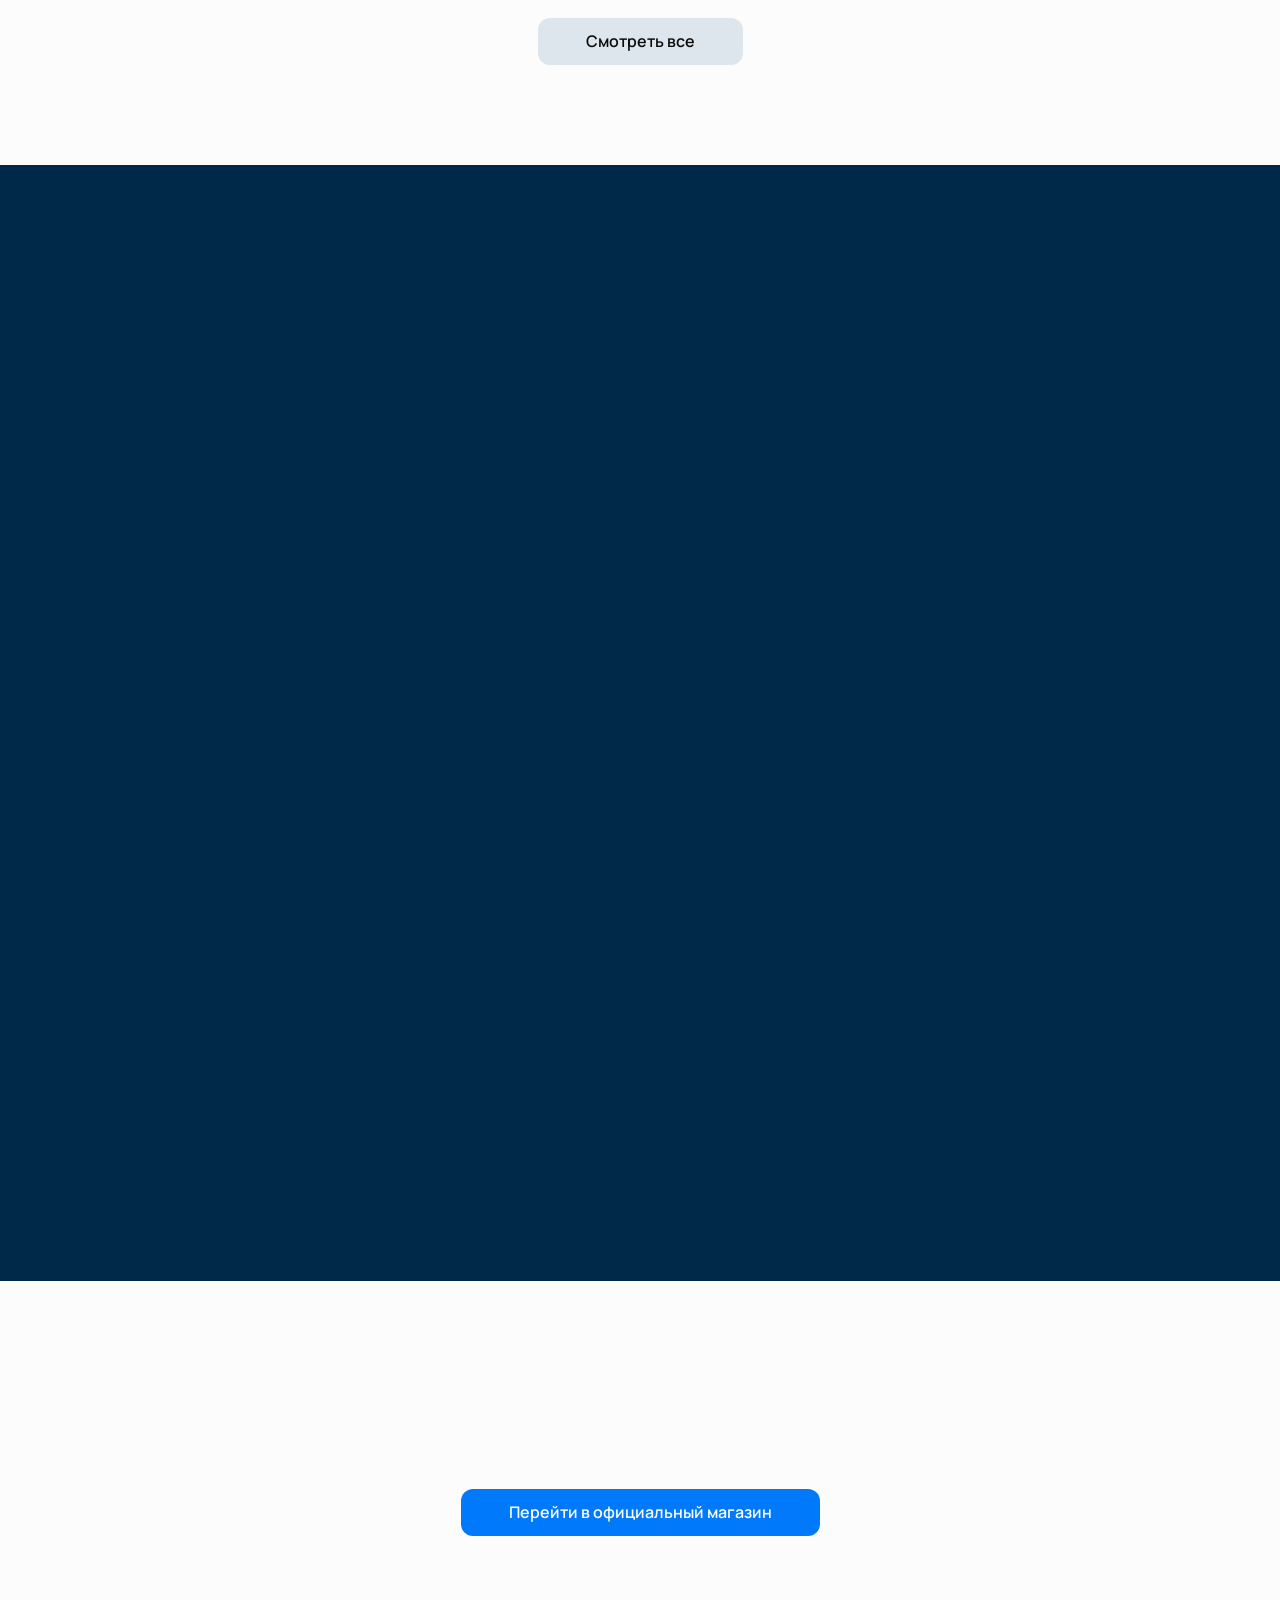
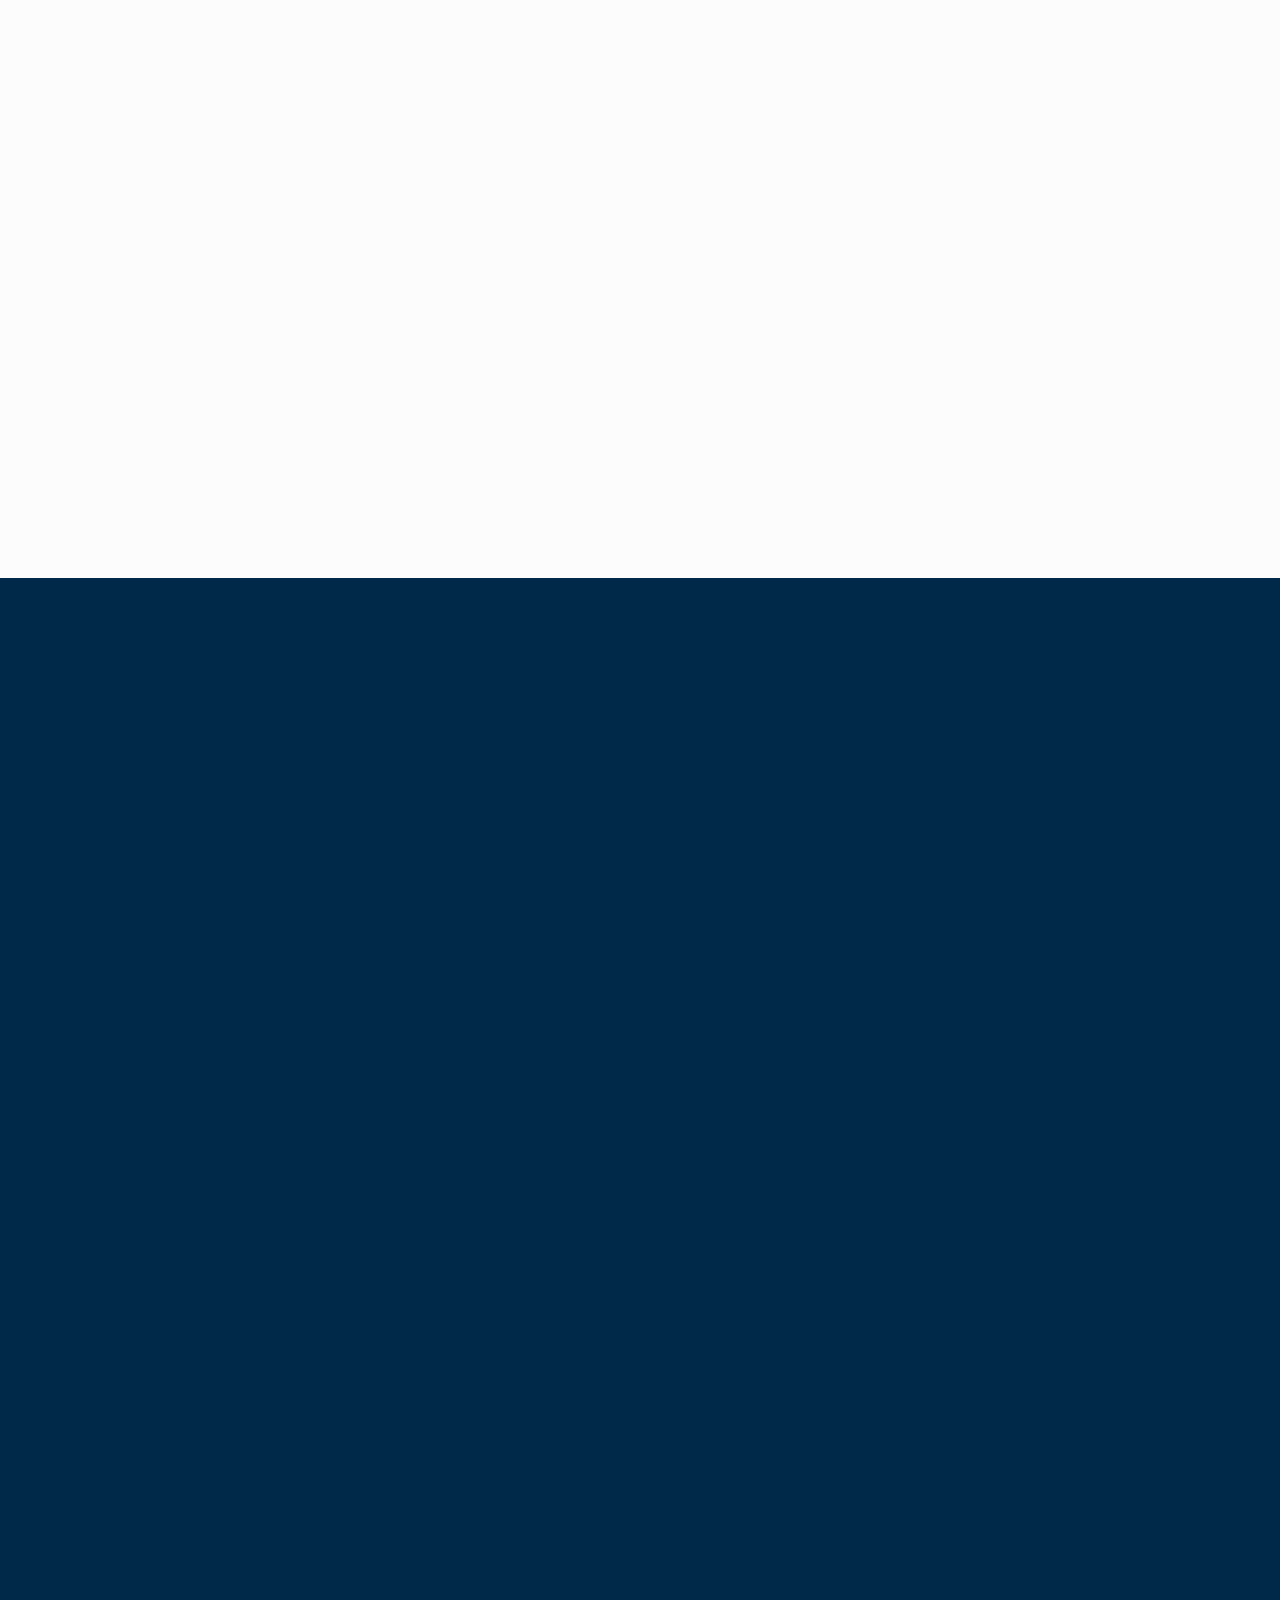
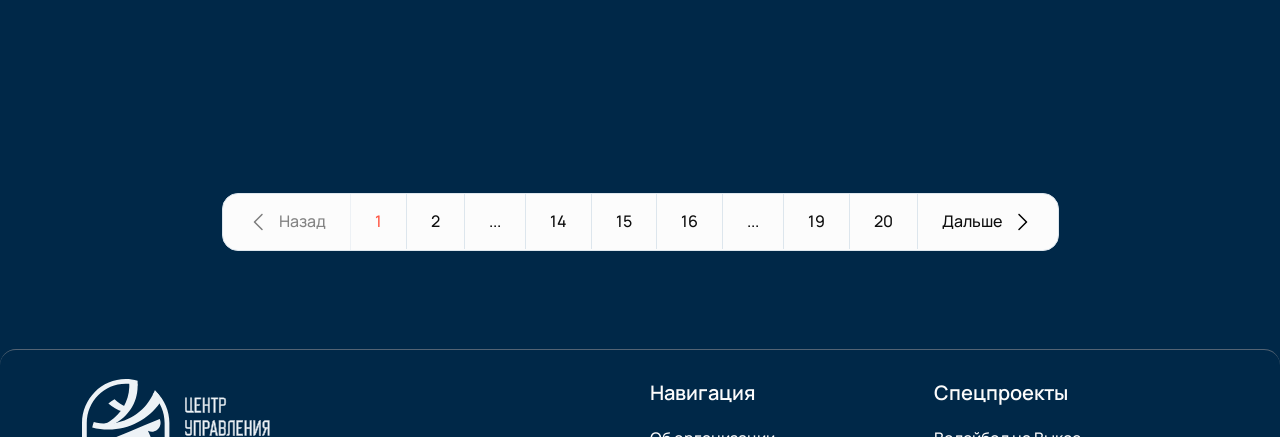
<file: chaika.html>
<!DOCTYPE html>
<html lang="ru">

    <head>
    <meta charset="UTF-8">
    <meta http-equiv="X-UA-Compatible" content="IE=edge">
    <meta name="format-detection" content="telephone=no">
    <meta name="viewport" content="width=device-width, initial-scale=1">
    <link type="image/x-icon" rel="shortcut icon" href="img/favicon/favicon.ico">
    <link type="image/png" sizes="32x32" rel="icon" href="img/favicon/favicon-32x32.png">
    <link type="image/png" sizes="192x192" rel="icon" href="img/favicon/android-icon-192x192.png">
    <link sizes="120x120" rel="apple-touch-icon" href="img/favicon/apple-icon-120x120.png">
    <link sizes="180x180" rel="apple-touch-icon" href="img/favicon/apple-icon-180x180.png">
    <meta name="msapplication-TileImage" content="img/favicon/ms-icon-144x144.png">
    <meta name="theme-color" content="#ffffff">
    <link rel="preload" href="fonts/Manrope-Medium.woff2" as="font" type="font/woff2" crossorigin> 
    <link href="css/air-datepicker.css" type="text/css" rel="stylesheet">
    <link href="css/style.min.css" type="text/css" rel="stylesheet">
    <title>«МХК «Чайка» </title>
</head>

    <body>
        <div class="wrap">
            <!--header-->

    
    <header class="header fixed-block">
        
        <div class="container">
            <div class="header__inner">
                <a href="main.html" class="header__logo">
                    <svg><use xlink:href="img/svg/sprite.svg#logo"></use></svg>
                </a>
                <div class="header__nav">
                    <div class="header__nav-inner">
                        <div class="container">
                            <nav class="header__menu">
                                <ul>
                                    <li><a href="#">
                                        <span>Об организации</span>
                                        <svg><use xlink:href="img/svg/sprite.svg#chevron-right"></use></svg>
                                    </a></li>
                                    <li><a href="#">
                                        <span>Афиша</span>
                                        <svg><use xlink:href="img/svg/sprite.svg#chevron-right"></use></svg>
                                    </a></li>
                                    <li><a href="#">
                                        <span>Наши клубы</span>
                                        <svg><use xlink:href="img/svg/sprite.svg#chevron-right"></use></svg>
                                    </a></li>
                                    <li><a href="#">
                                        <span>Новости</span>
                                        <svg><use xlink:href="img/svg/sprite.svg#chevron-right"></use></svg>
                                    </a></li>
                                    <li><a href="#">
                                        <span>Спецпроекты</span>
                                        <svg><use xlink:href="img/svg/sprite.svg#chevron-right"></use></svg>
                                    </a></li>
                                </ul>
                            </nav>
                            <div class="header__contacts header__contacts--mob">
                                <a href="tel:+13565848798" class="item-contact">
                                    <svg><use xlink:href="img/svg/sprite.svg#phone"></use></svg>
                                    <span>+1 (356) 584-87-98</span>
                                </a>
                                <a href="mailto:info@nn-sport.ru" class="item-contact">
                                    <svg><use xlink:href="img/svg/sprite.svg#message"></use></svg>
                                    <span>info@nn-sport.ru</span>
                                </a>
                            </div>
                        </div>
                    </div>
                </div>
                <div class="header__right">
                    <div class="header__contacts header__contacts--desktop">
                        <a href="tel:+13565848798" class="item-contact item-contact--phone">
                            <svg><use xlink:href="img/svg/sprite.svg#phone"></use></svg>
                            <span>+1 (356) 584-87-98</span>
                        </a>
                        <a href="mailto:info@nn-sport.ru" class="item-contact">
                            <svg><use xlink:href="img/svg/sprite.svg#message"></use></svg>
                            <span>info@nn-sport.ru</span>
                        </a>
                    </div>
                </div>
                <div role="button" class="icon-menu" aria-label="Открыть меню">
                    <span></span>
                    <span></span>
                    <span></span>
                </div>
            </div>
        </div>
    </header>
            <!--main-->
            <main class="main">
                
                <!--intro-->
                <section class="intro club-intro">
                    <div class="media-cover intro__bg">
                        <span class="media-cover-bg"></span>
                        <picture>
                            <source srcset="img/content/chaika-intro.webp" type="image/webp" media="(min-width: 767.98px)">
                            <source srcset="img/content/chaika-intro.jpg" media="(min-width: 767.98px)">
                            <source srcset="img/content/chaika-intro-mob.webp" type="image/webp">
                            <source srcset="img/content/chaika-intro-mob.jpg">
                            <img src="img/content/chaika-intro.jpg" alt loading="lazy" data-animation="scaleUp">
                        </picture>
                    </div>
                    <div class="container intro__container">
                        <!--breadcrumbs-->
<div class="breadcrumbs">
    <div class="container">
        <ul>
            <li><a href="#" class="link">Главная</a></li>
            <li>«МХК «Чайка» </li>
        </ul>
    </div>
</div>
                        <div class="intro__content">
                            <img class="club-intro__logo" src="img/svg/clubs/chaika.svg" alt>
                            <h1 class="h1 blur-text" data-animation="blurFadeUp">«МХК «Чайка» </h1>
                            <a href="#affiche-sec" class="btn main-btn js-anchor"><span>Смотреть расписание игр</span></a>
                        </div>
                    </div>
                </section>
                <!--club-info-->
                <div class="section section--dark club-info">
                    <div class="container">
                        <div class="stat-block grid-3col mb-120" data-animation="fadeUp">
                            <div class="stat-block__item">
                                <img src="img/svg/data.svg" alt>
                                <p class="h4">Дата основания</p>
                                <p class="h5">2009 год</p>
                            </div>
                            <div class="stat-block__item">
                                <img src="img/svg/competition.svg" alt>
                                <p class="h4">Соревнования</p>
                                <p class="h5">Молодежная хоккейная лига</p>
                            </div>
                            <div class="stat-block__item">
                                <img src="img/svg/stadion.svg" alt>
                                <p class="h4">Домашняя арена</p>
                                <p class="h5">ДС им. В.С. Коноваленко</p>
                            </div>
                        </div>
                        <div class="page-content width-6col" data-animation="fadeUp">
                            <h3>МХК «Чайка» — команда по хоккею с шайбой, молодежная команда из&nbsp;Нижнего Новгорода.</h3>
                            <p>Образована на основе фарм-клуба нижегородского «Торпедо» «Торпедо-2». С 2009 года выступает в&nbsp;Молодежной хоккейной лиге.</p>
                            <p>В своём дебютном матче в чемпионате МХЛ хоккеисты нижегородской «Чайки» на выезде потерпели поражение от московского МХК «Спартак» — 2:7. В
                                составе волжан шайбы забросили — И. Баскаков и Н. Булычёв.</p>
                            <p>Интересный факт: с сезона 2016 по 2019 в составе «Чайки» выступал одноименный хоккеист Артем Чайка.</p>
                        </div>
                    </div>
                </div>
                <!--club-achieve-->
                <section class="section club-achieve">
                    <div class="container">
                        <div class="sec-top">
                            <h2 class="blur-text" data-animation="blurFadeUp">Достижения клуба</h2>
                        </div>
                        <section class="club-achieve__sec" data-animation="fadeUp">
                            <h3>Национальные награды</h3>
                            <ul class="club-achieve__list">
                                <li>Двукратный обладатель Кубка Харламова в сезона 2014/15, 2022/2023</li>
                                <li>Чемпион Востока (2021)</li>
                                <li>Серебряный призёр МХЛ (2016)</li>
                                <li>Бронзовый призёр МХЛ (2024).</li>
                            </ul>
                        </section>
                    </div>
                </section>
                <!--affiche-->
<section class="section section--light affiche" id="affiche-sec">
    <div class="container">
        <div class="sec-top">
            <h2 class="blur-text" data-animation="blurFadeUp">Расписание игр</h2>
        </div>
        <div class="affiche__action">
            <div class="filter affiche__filter">
                <form class="filter__form">
                    <input type="hidden" data-datepicker-value>
                    <div class="dropdown">
                        <div class="dropdown__header" data-animation="fadeRight">
                            <span>Место проведения</span>
                            <svg><use xlink:href="img/svg/sprite.svg#chevron-bot"></use></svg>
                        </div>
                        <div class="dropdown__body">
                            <div class="custom-scroll">
                                <label class="item-checkbox">
                                    <input type="checkbox" data-id="filter[18]">
                                    <span>Домашняя игра</span>
                                </label>
                                <label class="item-checkbox">
                                    <input type="checkbox" data-id="filter[19]">
                                    <span>Выезд</span>
                                </label>
                            </div>
                        </div>
                    </div>
                    <div class="dropdown">
                        <div class="dropdown__header" data-animation="fadeRight">
                            <span>Календарь</span>
                            <svg><use xlink:href="img/svg/sprite.svg#chevron-bot"></use></svg>
                        </div>
                        <div class="dropdown__body">
                            <div class="custom-scroll">
                                <div class="datepicker"></div>
                            </div>
                        </div>
                    </div>
                </form>
                <div class="filter__selected">
                    <ul class="filter__selected-items"></ul>
                </div>
            </div>
        </div>
        <div class="affiche__wrapper">
            <div class="affiche__items">
                <!--item-affiche-->
<div class="item-affiche" data-animation="fadeUp">
    <div class="item-affiche__date">
        <span>04 мая, понедельник</span>
        <span class="item-affiche__time">19:30</span>
    </div>
    <div class="item-affiche__clubs">
        <div class="item-affiche__club">
            <div class="item-affiche__club-logo">
                <img src="img/svg/clubs/torpedo.svg" alt="ХК «Торпедо»">
            </div>
            <p class="item-affiche__club-name">ХК «Торпедо»</p>
        </div>
        <span class="item-affiche__club-separator">Х</span>
        <div class="item-affiche__club">
            <div class="item-affiche__club-logo">
                <img src="img/svg/clubs/torpedo.svg" alt="ХК «Торпедо»">
            </div>
            <p class="item-affiche__club-name">ХК «Торпедо»</p>
        </div>
    </div>
    <div class="item-affiche__tour">КХЛ, 5 тур</div>
    <div class="item-affiche__place">
        <span class="item-affiche__place-city">Нижний Новгород</span>
        <div class="item-affiche__place-stadion">КРК «Нагорный»</div>        
    </div>
    <div class="item-affiche__btns">
        <button class="btn main-btn"><span>Купить билеты</span></button>
        <button class="btn text-btn">
            <svg><use xlink:href="img/svg/sprite.svg#calendar"></use></svg>
            <span>Добавить в календарь</span>
        </button>
    </div>
</div>
                <!--item-affiche-->
<div class="item-affiche" data-animation="fadeUp">
    <div class="item-affiche__date">
        <span>04 мая, понедельник</span>
        <span class="item-affiche__time">19:30</span>
    </div>
    <div class="item-affiche__clubs">
        <div class="item-affiche__club">
            <div class="item-affiche__club-logo">
                <img src="img/svg/clubs/torpedo.svg" alt="ХК «Торпедо»">
            </div>
            <p class="item-affiche__club-name">ХК «Торпедо»</p>
        </div>
        <span class="item-affiche__club-separator">Х</span>
        <div class="item-affiche__club">
            <div class="item-affiche__club-logo">
                <img src="img/svg/clubs/torpedo.svg" alt="ХК «Торпедо»">
            </div>
            <p class="item-affiche__club-name">ХК «Торпедо»</p>
        </div>
    </div>
    <div class="item-affiche__tour">КХЛ, 5 тур</div>
    <div class="item-affiche__place">
        <span class="item-affiche__place-city">Нижний Новгород</span>
        <div class="item-affiche__place-stadion">КРК «Нагорный»</div>        
    </div>
    <div class="item-affiche__btns">
        <button class="btn main-btn"><span>Купить билеты</span></button>
        <button class="btn text-btn">
            <svg><use xlink:href="img/svg/sprite.svg#calendar"></use></svg>
            <span>Добавить в календарь</span>
        </button>
    </div>
</div>
                <!--item-affiche-->
<div class="item-affiche" data-animation="fadeUp">
    <div class="item-affiche__date">
        <span>04 мая, понедельник</span>
        <span class="item-affiche__time">19:30</span>
    </div>
    <div class="item-affiche__clubs">
        <div class="item-affiche__club">
            <div class="item-affiche__club-logo">
                <img src="img/svg/clubs/torpedo.svg" alt="ХК «Торпедо»">
            </div>
            <p class="item-affiche__club-name">ХК «Торпедо»</p>
        </div>
        <span class="item-affiche__club-separator">Х</span>
        <div class="item-affiche__club">
            <div class="item-affiche__club-logo">
                <img src="img/svg/clubs/torpedo.svg" alt="ХК «Торпедо»">
            </div>
            <p class="item-affiche__club-name">ХК «Торпедо»</p>
        </div>
    </div>
    <div class="item-affiche__tour">КХЛ, 5 тур</div>
    <div class="item-affiche__place">
        <span class="item-affiche__place-city">Нижний Новгород</span>
        <div class="item-affiche__place-stadion">КРК «Нагорный»</div>        
    </div>
    <div class="item-affiche__btns">
        <button class="btn main-btn"><span>Купить билеты</span></button>
        <button class="btn text-btn">
            <svg><use xlink:href="img/svg/sprite.svg#calendar"></use></svg>
            <span>Добавить в календарь</span>
        </button>
    </div>
</div>
                <!--item-affiche-->
<div class="item-affiche" data-animation="fadeUp">
    <div class="item-affiche__date">
        <span>04 мая, понедельник</span>
        <span class="item-affiche__time">19:30</span>
    </div>
    <div class="item-affiche__clubs">
        <div class="item-affiche__club">
            <div class="item-affiche__club-logo">
                <img src="img/svg/clubs/torpedo.svg" alt="ХК «Торпедо»">
            </div>
            <p class="item-affiche__club-name">ХК «Торпедо»</p>
        </div>
        <span class="item-affiche__club-separator">Х</span>
        <div class="item-affiche__club">
            <div class="item-affiche__club-logo">
                <img src="img/svg/clubs/torpedo.svg" alt="ХК «Торпедо»">
            </div>
            <p class="item-affiche__club-name">ХК «Торпедо»</p>
        </div>
    </div>
    <div class="item-affiche__tour">КХЛ, 5 тур</div>
    <div class="item-affiche__place">
        <span class="item-affiche__place-city">Нижний Новгород</span>
        <div class="item-affiche__place-stadion">КРК «Нагорный»</div>        
    </div>
    <div class="item-affiche__btns">
        <button class="btn main-btn"><span>Купить билеты</span></button>
        <button class="btn text-btn">
            <svg><use xlink:href="img/svg/sprite.svg#calendar"></use></svg>
            <span>Добавить в календарь</span>
        </button>
    </div>
</div>
            </div>
        </div>
        <div class="sec-bottom">
            <a href="#" class="btn secondary-btn" target="_blank">
                <span>Смотреть все</span>
            </a>
        </div>
    </div>
</section>
                <!--image-block-->
                <div class="section section--dark image-block" data-animation="fadeUp">
                    <div class="container">
                        <picture>
                            <source srcset="img/content/chaika.webp" type="image/webp" media="(min-width: 767.98px)">
                            <source srcset="img/content/chaika.jpg" media="(min-width: 767.98px)">
                            <source srcset="img/content/chaika-mob.webp" type="image/webp">
                            <source srcset="img/content/chaika-mob.jpg">
                            <img src="img/content/chaika.jpg" alt loading="lazy">
                        </picture>
                    </div>
                </div>
                <!--fan-shop-->
                <section class="section section--light fan-shop">
                    <div class="container">
                        <div class="sec-top">
                            <h2 class="blur-text" data-animation="blurFadeUp">Фирменный магазин клуба</h2>
                            <a href="#" class="btn main-btn" target="_blank"><span>Перейти в официальный магазин</span></a>
                        </div>
                        <div class="fan-shop__swiper fan-shop__swiper--sm">
                            <div class="mb-40 swiper">
                                <div class="swiper-wrapper">
                                    <div class="swiper-slide">
                                        <!--item-shop-->
<a href="#" class="item-shop" target="_blank" data-animation="fadeUp">
    <div class="item-shop__content">
        <h4>Значок</h4>
        
        <p class="h5 rub">300</p>
        
    </div>
    <div class="item-shop__img">
        <picture>
            <source srcset="img/content/chaika-product-1.webp" type="image/webp" media="(min-width: 1450.98px)">
            <source srcset="img/content/chaika-product-1.png" media="(min-width: 1450.98px)">
            <source srcset="img/content/chaika-product-1-mob.webp" type="image/webp">
            <source srcset="img/content/chaika-product-1-mob.png">
            <img src="img/content/chaika-product-1.png" alt loading="lazy" alt="Значок">
        </picture>
    </div>
</a>
                                    </div>
                                    <div class="swiper-slide">
                                        <!--item-shop-->
<a href="#" class="item-shop" target="_blank" data-animation="fadeUp">
    <div class="item-shop__content">
        <h4>Шарф</h4>
        
        <p class="h5 rub">800</p>
        
    </div>
    <div class="item-shop__img">
        <picture>
            <source srcset="img/content/chaika-product-2.webp" type="image/webp" media="(min-width: 1450.98px)">
            <source srcset="img/content/chaika-product-2.png" media="(min-width: 1450.98px)">
            <source srcset="img/content/chaika-product-2-mob.webp" type="image/webp">
            <source srcset="img/content/chaika-product-2-mob.png">
            <img src="img/content/chaika-product-2.png" alt loading="lazy" alt="Шарф">
        </picture>
    </div>
</a>
                                    </div>
                                    <div class="swiper-slide">
                                        <!--item-shop-->
<a href="#" class="item-shop" target="_blank" data-animation="fadeUp">
    <div class="item-shop__content">
        <h4>Шайба</h4>
        
        <p class="h5 rub">500</p>
        
    </div>
    <div class="item-shop__img">
        <picture>
            <source srcset="img/content/chaika-product-3.webp" type="image/webp" media="(min-width: 1450.98px)">
            <source srcset="img/content/chaika-product-3.png" media="(min-width: 1450.98px)">
            <source srcset="img/content/chaika-product-3-mob.webp" type="image/webp">
            <source srcset="img/content/chaika-product-3-mob.png">
            <img src="img/content/chaika-product-3.png" alt loading="lazy" alt="Шайба">
        </picture>
    </div>
</a>
                                    </div>
                                </div>
                            </div>
                            <div class="swiper-nav">
                                <button class="btn nav-btn nav-btn--prev"><svg><use xlink:href="img/svg/sprite.svg#btn-prev"></use></svg></button>
                                <button class="btn nav-btn nav-btn--next"><svg><use xlink:href="img/svg/sprite.svg#btn-next"></use></svg></button>
                            </div>
                        </div>
                    </div>
                </section>
                 <!--news-->
<section class="section section--dark news">
    <div class="container">
        <div class="sec-top">
            <h2 class="blur-text" data-animation="blurFadeUp">Новости</h2>
        </div>
        <div class="news__wrapper">
            <div class="news__items">
                <!--news-article-->
<article class="news-article" data-animation="fadeUp">
    <div class="news-article__preview">
        <a href="#" class="media-cover">
            <picture>
                <source srcset="img/content/news-3.webp" type="image/webp" media="(min-width: 1280.98px)">
                <source srcset="img/content/news-3.jpg" media="(min-width: 1280.98px)">
                <source srcset="img/content/news-3-1280.webp" type="image/webp">
                <source srcset="img/content/news-3-1280.jpg">
                <img src="img/content/news-3.jpg" alt loading="lazy" class="scaleUp">
            </picture>
        </a>
        <div class="page-tags">
            <a href="#" class="page-tags__item">
                <img src="img/svg/icons/volleyball.svg" alt="Волейбол">
                Волейбол
            </a>
        </div>
    </div>
    <div class="news-article__content">
        <h5><a href="#">Сила команды: как доверие решает исход волейбольного матча</a></h5>
        <span class="news-article__date">28.04.2025</span>
    </div>
</article>
                <!--news-article-->
<article class="news-article" data-animation="fadeUp">
    <div class="news-article__preview">
        <a href="#" class="media-cover">
            <picture>
                <source srcset="img/content/news-3.webp" type="image/webp" media="(min-width: 1280.98px)">
                <source srcset="img/content/news-3.jpg" media="(min-width: 1280.98px)">
                <source srcset="img/content/news-3-1280.webp" type="image/webp">
                <source srcset="img/content/news-3-1280.jpg">
                <img src="img/content/news-3.jpg" alt loading="lazy" class="scaleUp">
            </picture>
        </a>
        <div class="page-tags">
            <a href="#" class="page-tags__item">
                <img src="img/svg/icons/futsal.svg" alt="Футзал">
                Футзал
            </a>
        </div>
    </div>
    <div class="news-article__content">
        <h5><a href="#">Сила команды: как доверие решает исход волейбольного матча</a></h5>
        <span class="news-article__date">28.04.2025</span>
    </div>
</article>
                <!--news-article-->
<article class="news-article" data-animation="fadeUp">
    <div class="news-article__preview">
        <a href="#" class="media-cover">
            <picture>
                <source srcset="img/content/news-3.webp" type="image/webp" media="(min-width: 1280.98px)">
                <source srcset="img/content/news-3.jpg" media="(min-width: 1280.98px)">
                <source srcset="img/content/news-3-1280.webp" type="image/webp">
                <source srcset="img/content/news-3-1280.jpg">
                <img src="img/content/news-3.jpg" alt loading="lazy" class="scaleUp">
            </picture>
        </a>
        <div class="page-tags">
            <a href="#" class="page-tags__item">
                <img src="img/svg/icons/basketball.svg" alt="Баскетбол">
                Баскетбол
            </a>
        </div>
    </div>
    <div class="news-article__content">
        <h5><a href="#">Сила команды: как доверие решает исход волейбольного матча</a></h5>
        <span class="news-article__date">28.04.2025</span>
    </div>
</article>
                <!--news-article-->
<article class="news-article" data-animation="fadeUp">
    <div class="news-article__preview">
        <a href="#" class="media-cover">
            <picture>
                <source srcset="img/content/news-3.webp" type="image/webp" media="(min-width: 1280.98px)">
                <source srcset="img/content/news-3.jpg" media="(min-width: 1280.98px)">
                <source srcset="img/content/news-3-1280.webp" type="image/webp">
                <source srcset="img/content/news-3-1280.jpg">
                <img src="img/content/news-3.jpg" alt loading="lazy" class="scaleUp">
            </picture>
        </a>
        <div class="page-tags">
            <a href="#" class="page-tags__item">
                <img src="img/svg/icons/bandy.svg" alt="Хоккей с мячом">
                Хоккей с мячом
            </a>
        </div>
    </div>
    <div class="news-article__content">
        <h5><a href="#">Сила команды: как доверие решает исход волейбольного матча</a></h5>
        <span class="news-article__date">28.04.2025</span>
    </div>
</article>
                <!--news-article-->
<article class="news-article" data-animation="fadeUp">
    <div class="news-article__preview">
        <a href="#" class="media-cover">
            <picture>
                <source srcset="img/content/news-3.webp" type="image/webp" media="(min-width: 1280.98px)">
                <source srcset="img/content/news-3.jpg" media="(min-width: 1280.98px)">
                <source srcset="img/content/news-3-1280.webp" type="image/webp">
                <source srcset="img/content/news-3-1280.jpg">
                <img src="img/content/news-3.jpg" alt loading="lazy" class="scaleUp">
            </picture>
        </a>
        <div class="page-tags">
            <a href="#" class="page-tags__item">
                <img src="img/svg/icons/volleyball.svg" alt="Волейбол">
                Волейбол
            </a>
        </div>
    </div>
    <div class="news-article__content">
        <h5><a href="#">Сила команды: как доверие решает исход волейбольного матча</a></h5>
        <span class="news-article__date">28.04.2025</span>
    </div>
</article>
                <!--news-article-->
<article class="news-article" data-animation="fadeUp">
    <div class="news-article__preview">
        <a href="#" class="media-cover">
            <picture>
                <source srcset="img/content/news-3.webp" type="image/webp" media="(min-width: 1280.98px)">
                <source srcset="img/content/news-3.jpg" media="(min-width: 1280.98px)">
                <source srcset="img/content/news-3-1280.webp" type="image/webp">
                <source srcset="img/content/news-3-1280.jpg">
                <img src="img/content/news-3.jpg" alt loading="lazy" class="scaleUp">
            </picture>
        </a>
        <div class="page-tags">
            <a href="#" class="page-tags__item">
                <img src="img/svg/icons/hockey.svg" alt="Хоккей">
                Хоккей
            </a>
        </div>
    </div>
    <div class="news-article__content">
        <h5><a href="#">Сила команды: как доверие решает исход волейбольного матча</a></h5>
        <span class="news-article__date">28.04.2025</span>
    </div>
</article>
            </div>
            
<!--pagination-->
<div class="page-navigation">
    <nav class="pagination">
        <a class="pagination__btn prev disabled" href="#">
            <svg><use href="img/svg/sprite.svg#chevron-left"></use></svg>
            <span>Назад</span>
        </a>
        <a class="pagination__link current" href="#">1</a>
        <a class="pagination__link" href="#">2</a>
        <span class="pagination__item">...</span>
        <a class="pagination__link" href="#">14</a>
        <a class="pagination__link" href="#">15</a>
        <a class="pagination__link" href="#">16</a>
        <span class="pagination__item">...</span>
        <a class="pagination__link" href="#">19</a>
        <a class="pagination__link" href="#">20</a>
        <a class="pagination__btn next" href="#">
            <span>Дальше</span>
            <svg><use href="img/svg/sprite.svg#chevron-right"></use></svg>
        </a>
    </nav>
</div>

        </div>
    </div>
</section>
            </main>
            <!--footer-->

    
    <footer class="footer">
        
        <div class="container">
            <div class="footer__top">
                <div class="footer__main">
                    <div class="footer__logo">
                        <img src="img/svg/logo-full.svg" alt="ЦУРС">
                    </div>
                    <div class="footer__contacts">
                        <a href="tel:+13565848798" class="item-contact">
                            <svg><use xlink:href="img/svg/sprite.svg#phone"></use></svg>
                            <span>+1 (356) 584-87-98</span>
                        </a>
                        <a href="mailto:info@nn-sport.ru" class="item-contact">
                            <svg><use xlink:href="img/svg/sprite.svg#message"></use></svg>
                            <span>info@nn-sport.ru</span>
                        </a>
                    </div>
                </div>
                <div class="footer__navs">
                    <nav class="footer__nav">
                        <p class="footer__nav-header">Навигация</p>
                        <ul>
                            <li><a href="#">Об организации</a></li>
                            <li><a href="#">Афиша</a></li>
                            <li><a href="#">Наши клубы</a></li>
                            <li><a href="#">Новости</a></li>
                            <li><a href="#">Спецпроекты</a></li>
                        </ul>
                    </nav>
                    <nav class="footer__nav">
                        <p><p class="footer__nav-header">Спецпроекты</p></p>
                        <ul>
                            <li><a href="#">Волейбол на Выксе</a></li>
                            <li><a href="#">Выставка одной картины</a></li>
                            <li><a href="#">Спецпроект к 9 Мая</a></li>
                        </ul>
                    </nav>
                </div>
            </div>
            <div class="footer__bottom">
                <p class="footer__copy">© 2025. Центр управления и развития спорта в Нижегородской области</p>
                <div class="footer__info">
                    <a href="#">Реквизиты организации</a>
                    <a href="#">Политика конфиденциальности</a>
                </div>
            </div>
        </div>
    </footer>
            <!--cookie-->
<div class="cookie fixed-block" id="cookie-popup">
    <div class="cookie__inner">
        <div class="cookie__content">
            <p>Наш сайт использует файлы cookie для улучшения работы, персонализации контента и проведения аналитики. Продолжая использовать сайт, вы соглашаетесь на использование cookie в соответствии с нашей <a href="#" target="_blank">Политикой конфиденциальности</a>.</p>
        </div>
        <div class="cookie__btns">
            <button class="btn main-btn" onclick="unshowCookie()"><span>Ок</span></button>
        </div>
    </div>
</div>
<!--review-mod-->
<modal class="custom-scroll modal review-mod" id="review-mod">
    <div class="modal__content">
        <button type="button" class="btn btn-cross modal__close"></button>
        <div class="modal__top">
            <h4 class="modal__title">Заполните форму ниже</h4>
        </div>
        <form class="form" onsubmit="event.preventDefault();formReset(this);openSuccessMod()">
            <div class="form__items">
                <div class="form__grid">
                    <label class="item-form">
                        <span class="item-form__lbl">ФИО<span aria-hidden="true">*</span></span>
                        <input type="text" placeholder="ФИО" aria-required="true">
                        <span data-error></span>
                    </label>
                    <label class="item-form">
                        <span class="item-form__lbl">Почта<span aria-hidden="true">*</span></span>
                        <input type="text" placeholder="Почта" aria-required="true">
                        <span data-error></span>
                    </label>
                </div>
                <label class="item-form">
                    <span class="item-form__lbl">Отзыв<span aria-hidden="true">*</span></span>
                    <textarea type="text" placeholder="Отзыв" aria-required="true"
                        oninput="this.style.height = '';this.style.height = this.scrollHeight + 'px'"></textarea>
                    <span data-error></span>
                </label>
            </div>
            <label class="item-checkbox">
                <input type="checkbox">
                <span>Я даю согласие на <a href="#" target="_blank">обработку персональных данных</a></span>
            </label>
            <div class="form__footer">
                <button type="submit" class="btn main-btn"><span>Отправить</span></button>
            </div>
        </form>
    </div>
</modal>
<!--success-mod-->
<div class="custom-scroll modal success-mod" id="success-mod">
    <div class="modal__content">
        <button type="button" class="btn btn-cross modal__close"></button>
        <div class="modal__top">
            <h4 class="modal__title"></h4>
        </div>
        <p></p>
        <button type="button" class="btn main-btn modal__close"><span>Закрыть</span></button>
    </div>
</div>
<!--error-mod-->
<div class="custom-scroll modal error-mod" id="error-mod">
    <div class="modal__content">
        <button type="button" class="btn btn-cross modal__close"></button>
        <div class="modal__top">
            <h4 class="modal__title"></h4>
        </div>
        <p></p>
        <button type="button" class="btn main-btn modal__close"><span>Закрыть</span></button>
    </div>
</div>
        </div>
        <!--scripts-->
<script src="js/libs/gsap.min.js"></script>
<script src="js/libs/ScrollTrigger.min.js"></script>
<script src="js/libs/inputmask.min.js"></script>
<script src="js/libs/swiper.min.js"></script>
<script src="js/libs/air-datepicker.min.js"></script>
<script src="js/libs/html2pdf.min.js"></script>
<script src="js/main.js"></script>
    </body>

</html>
</file>
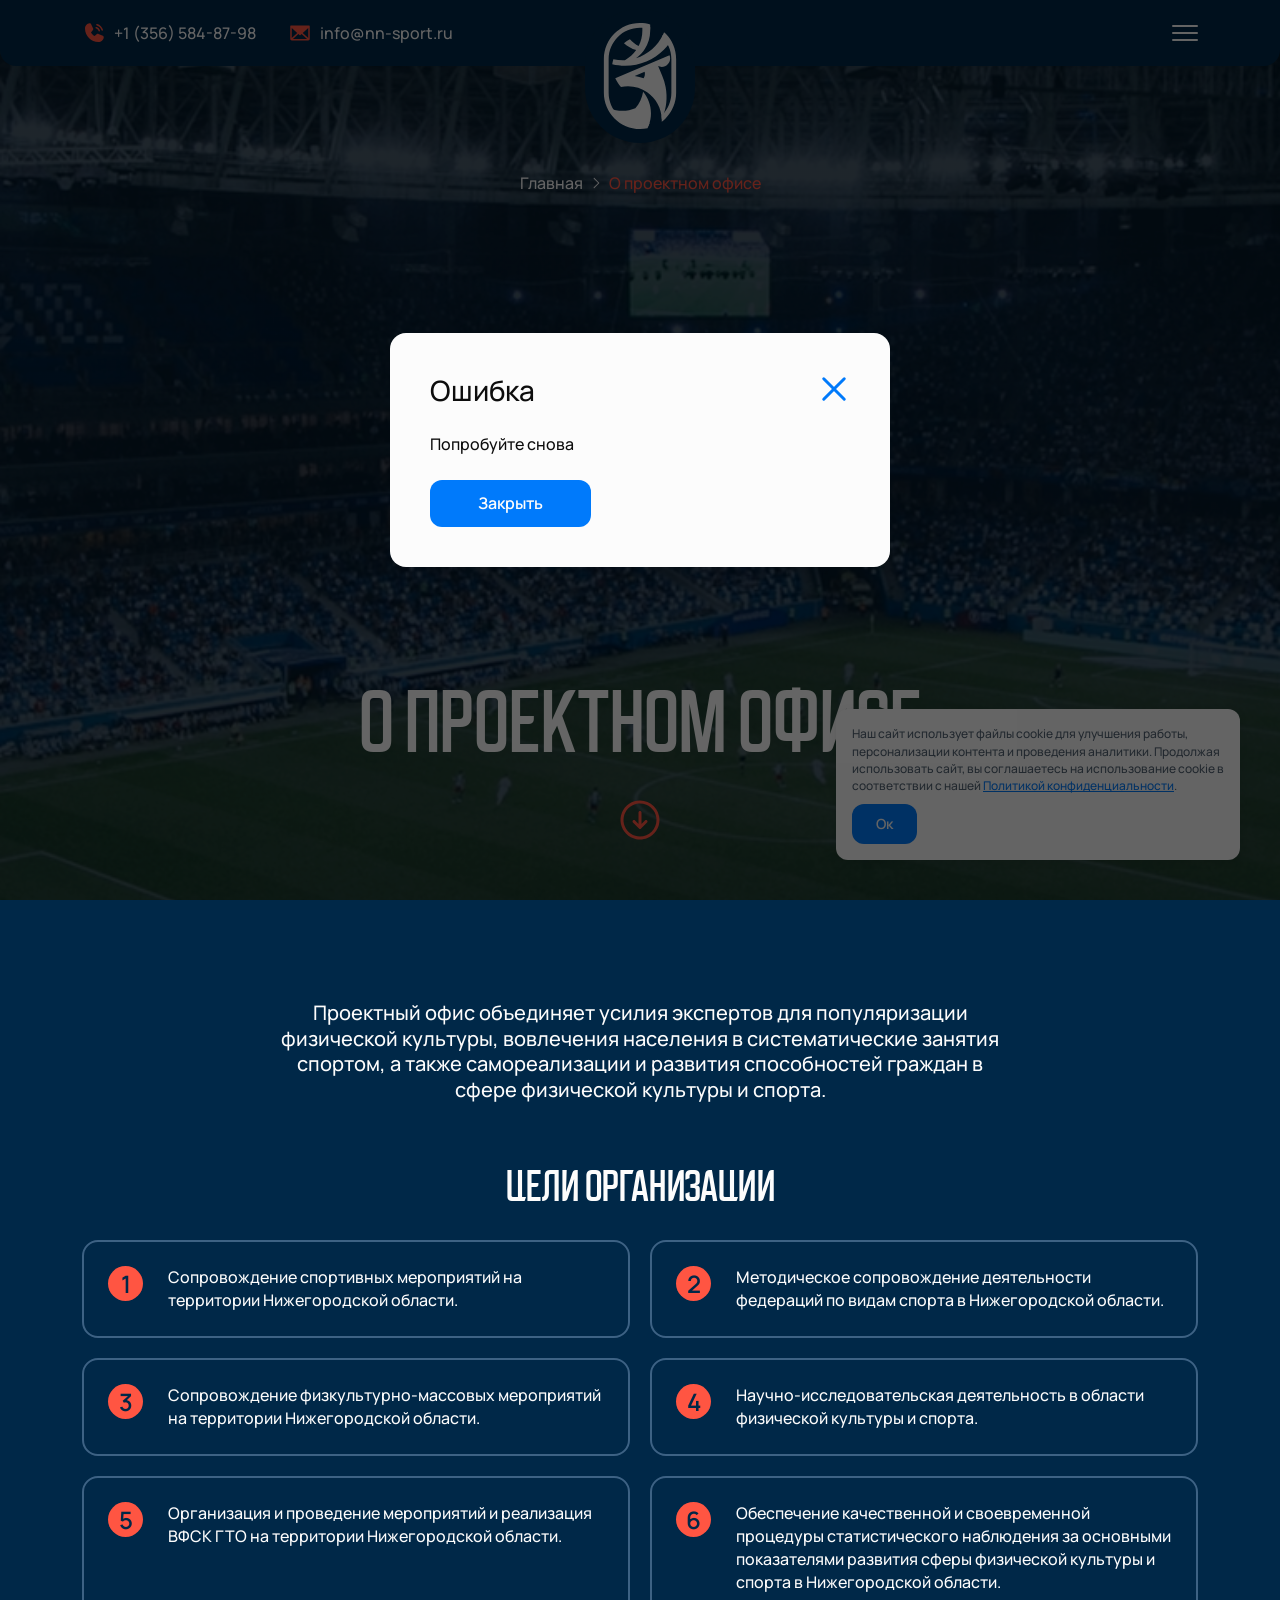
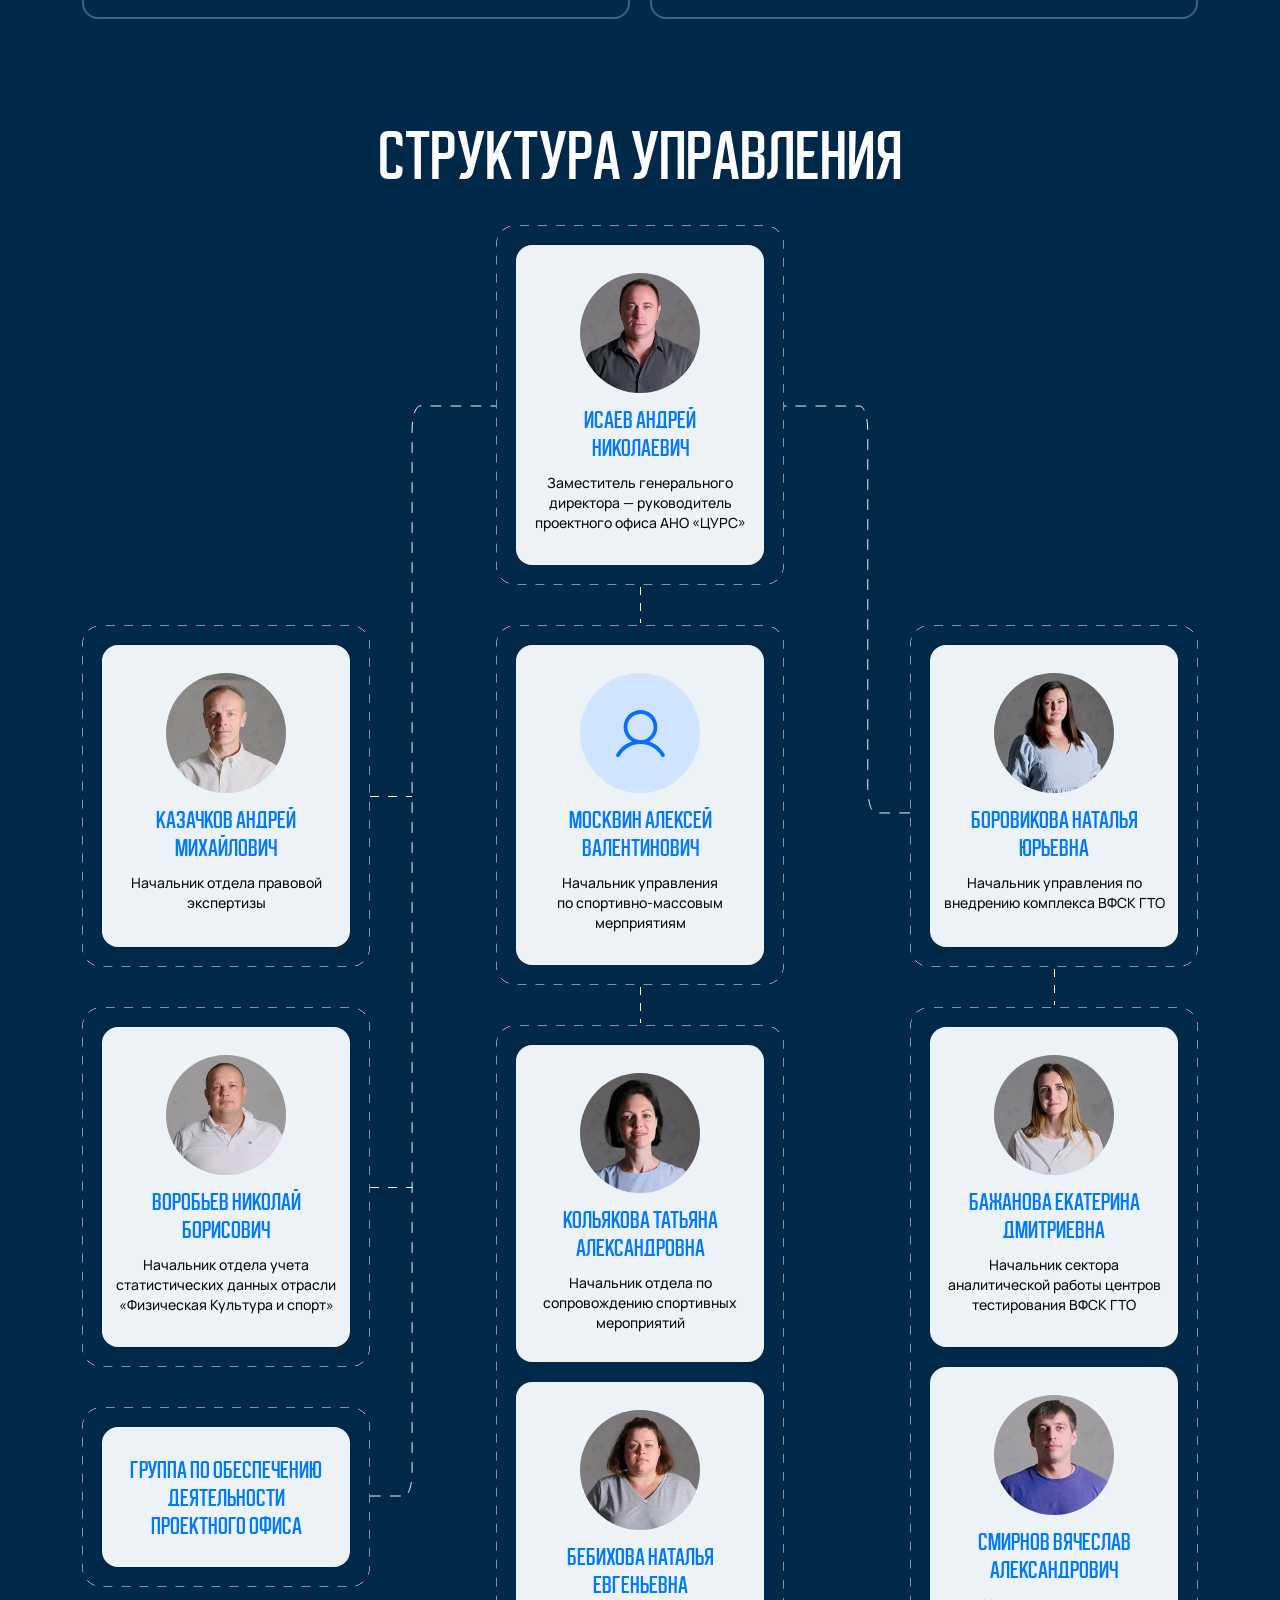
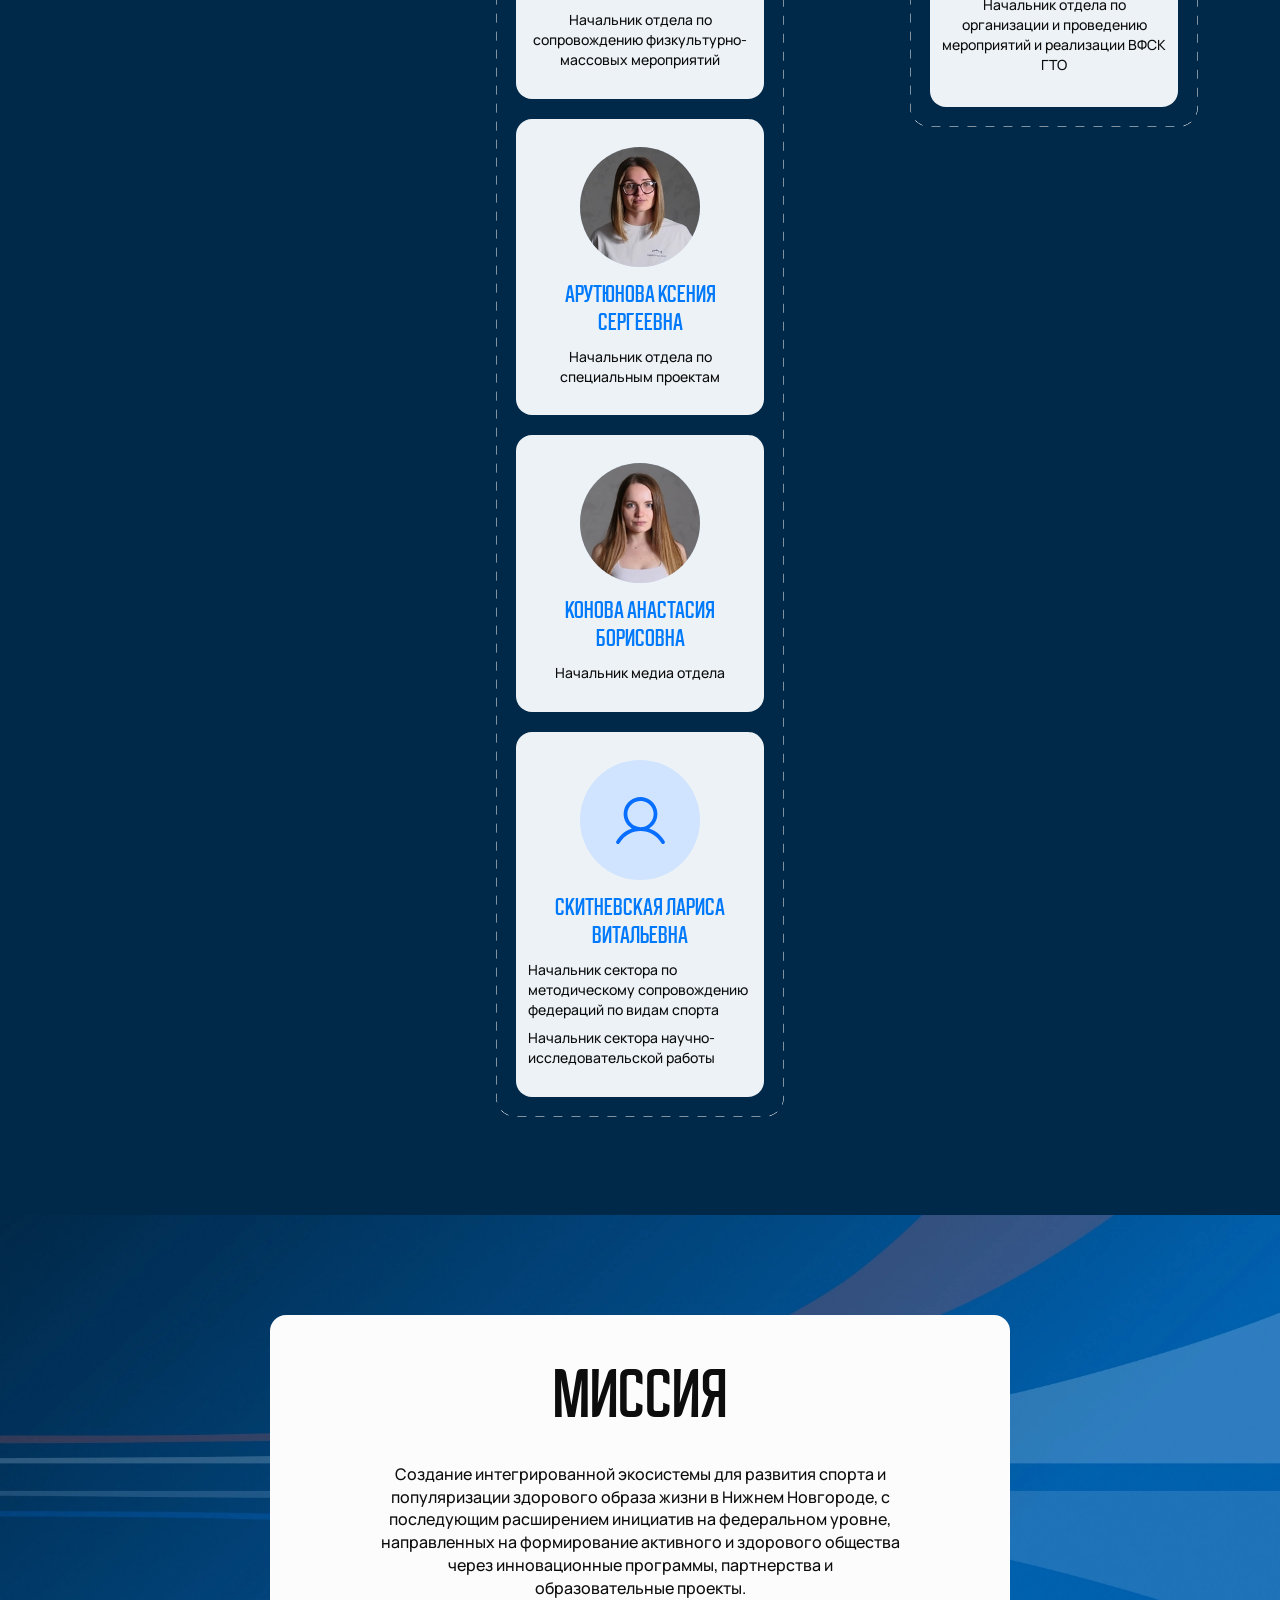
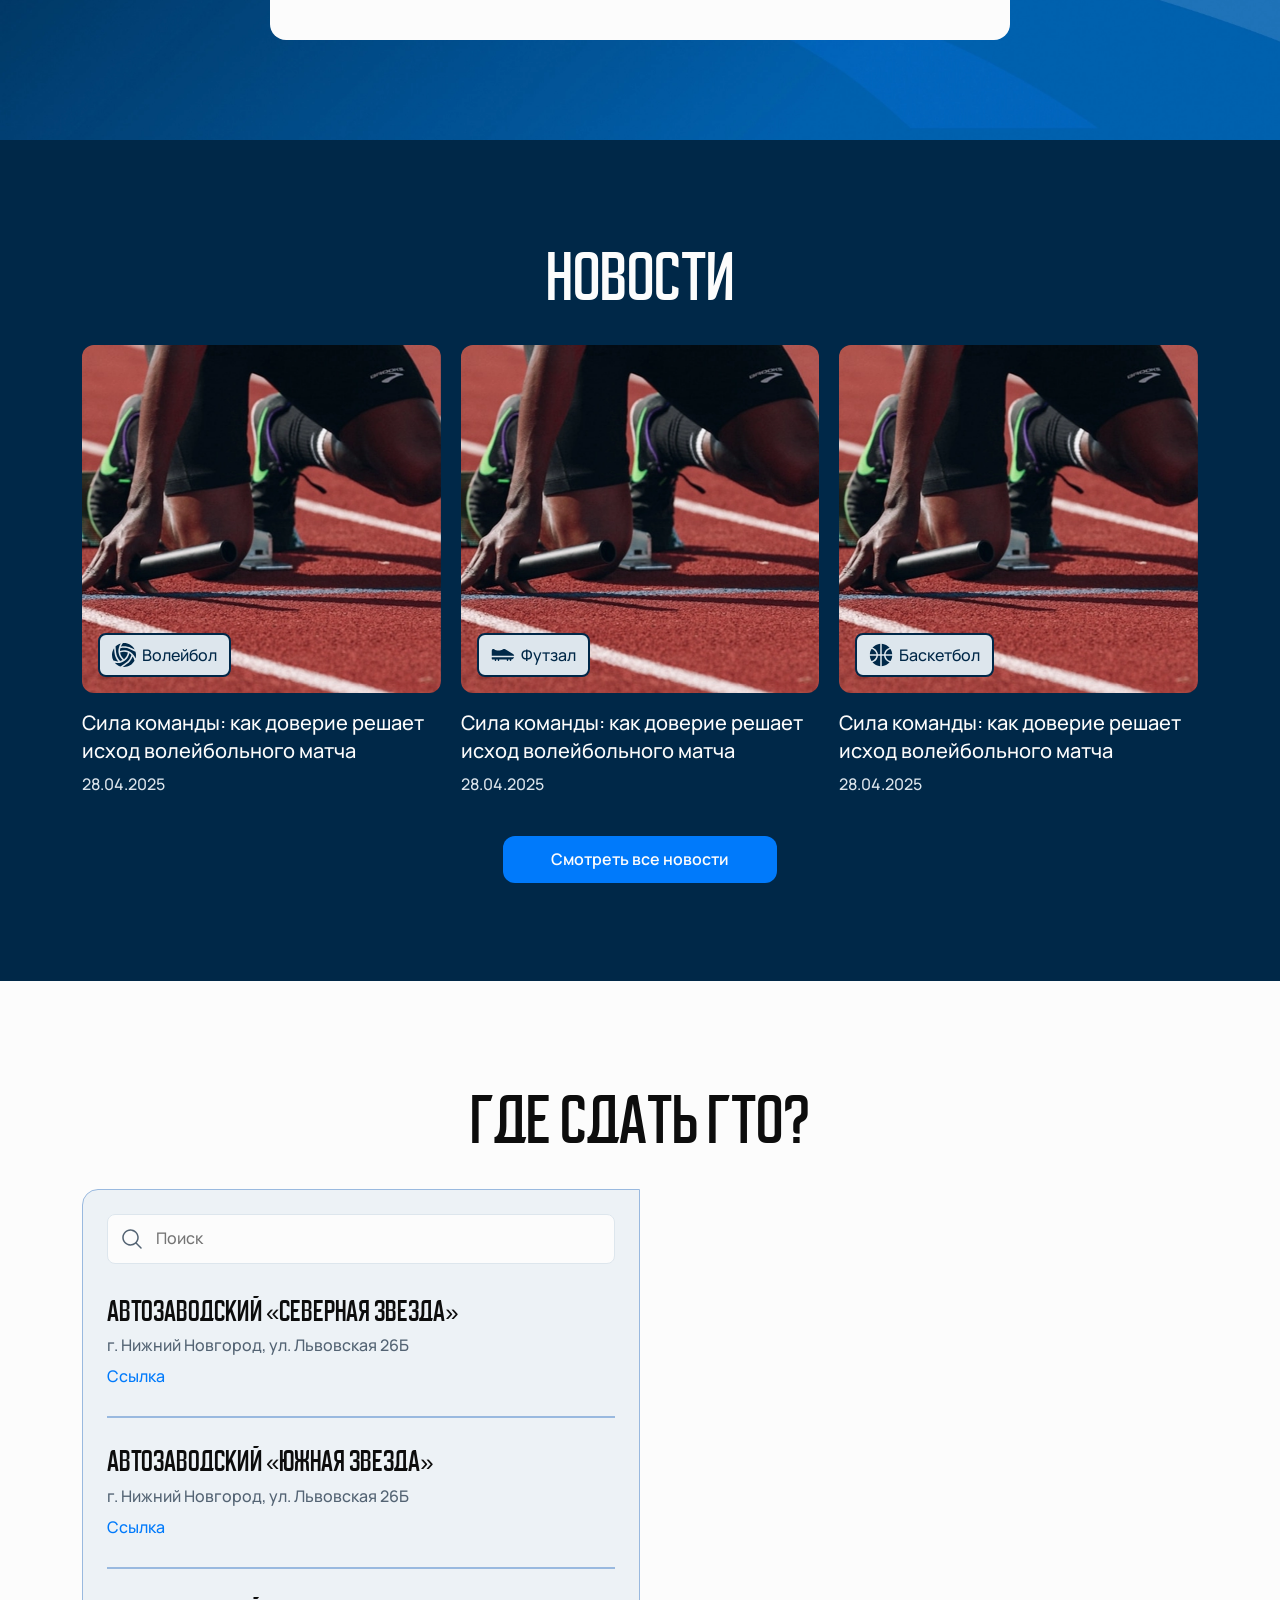
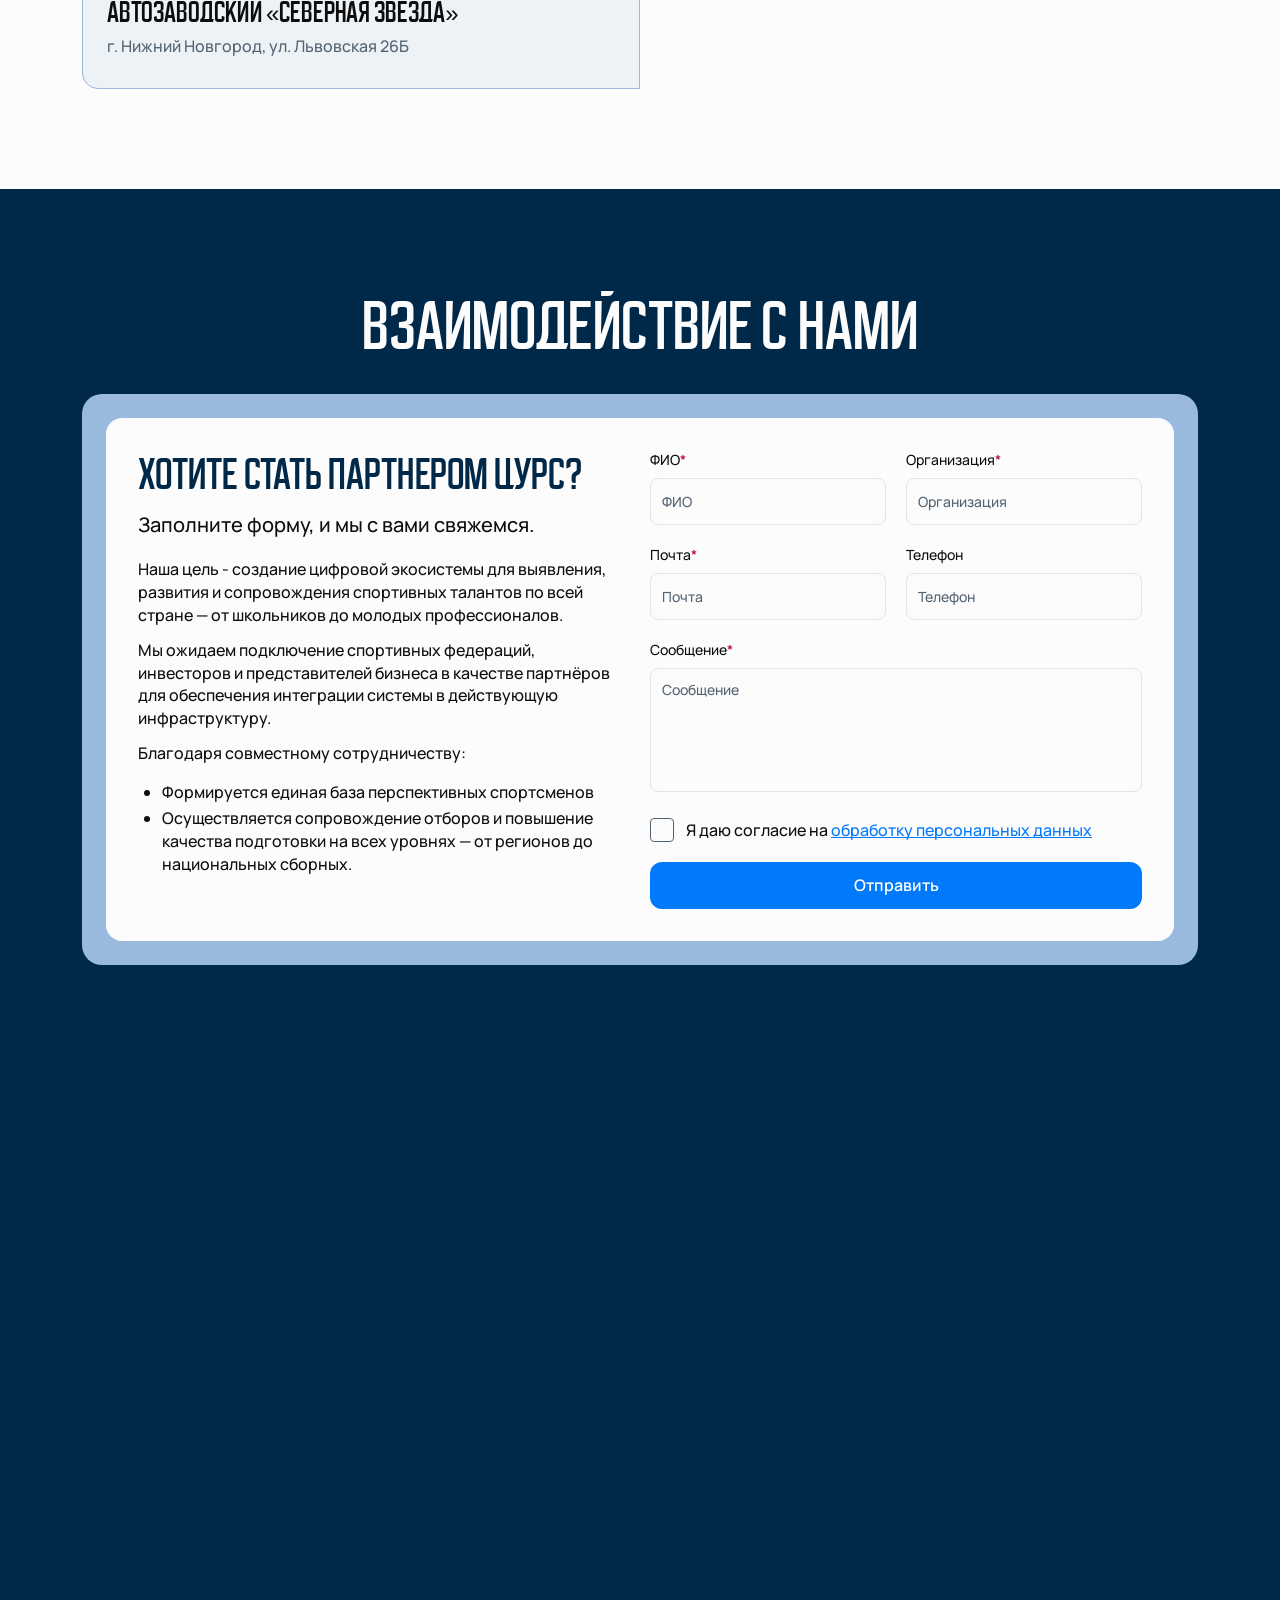
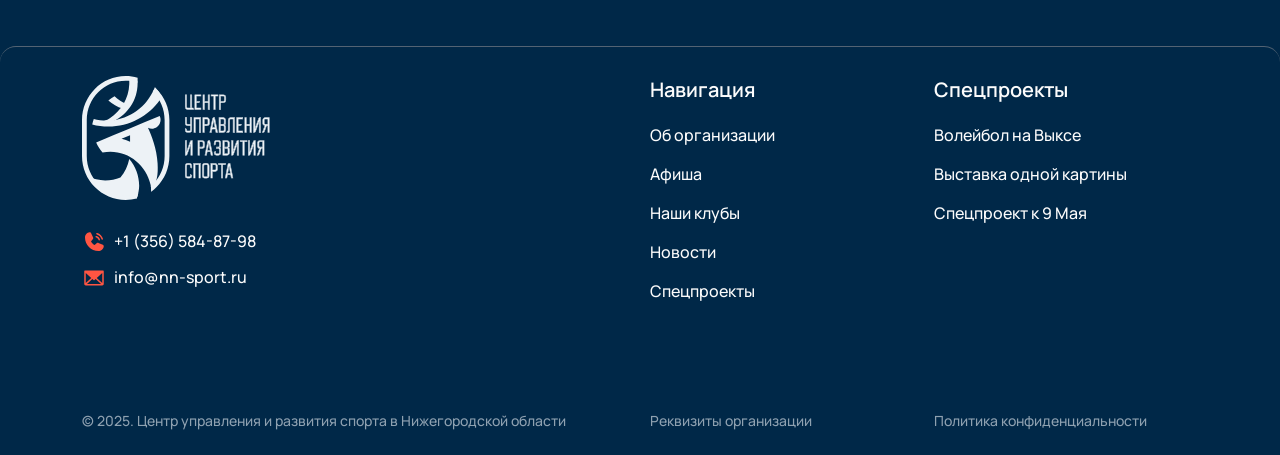
<file: errormodal.html>
<!DOCTYPE html>
<html lang="ru">

    <head>
    <meta charset="UTF-8">
    <meta http-equiv="X-UA-Compatible" content="IE=edge">
    <meta name="format-detection" content="telephone=no">
    <meta name="viewport" content="width=device-width, initial-scale=1">
    <link type="image/x-icon" rel="shortcut icon" href="img/favicon/favicon.ico">
    <link type="image/png" sizes="32x32" rel="icon" href="img/favicon/favicon-32x32.png">
    <link type="image/png" sizes="192x192" rel="icon" href="img/favicon/android-icon-192x192.png">
    <link sizes="120x120" rel="apple-touch-icon" href="img/favicon/apple-icon-120x120.png">
    <link sizes="180x180" rel="apple-touch-icon" href="img/favicon/apple-icon-180x180.png">
    <meta name="msapplication-TileImage" content="img/favicon/ms-icon-144x144.png">
    <meta name="theme-color" content="#ffffff">
    <link rel="preload" href="fonts/Manrope-Medium.woff2" as="font" type="font/woff2" crossorigin> 
    <link href="css/air-datepicker.css" type="text/css" rel="stylesheet">
    <link href="css/style.min.css" type="text/css" rel="stylesheet">
    <title>О проектном офисе</title>
</head>

    <body class="no-scroll">
        <div class="preloader">
    <div class="preloader__item">
        <img src="img/svg/hockey-stadion.svg" alt>
    </div>
    <div class="preloader__item">
        <img src="img/svg/football-stadion.svg" alt>
    </div>
    <div class="preloader__item">
        <img src="img/svg/basketball-stadion.svg" alt>
    </div>
</div>
        <div class="wrap">
            <!--header-->

    
    <header class="header fixed-block">
        
        <div class="container">
            <div class="header__inner">
                <a href="main.html" class="header__logo">
                    <svg><use xlink:href="img/svg/sprite.svg#logo"></use></svg>
                </a>
                <div class="header__nav">
                    <div class="header__nav-inner">
                        <div class="container">
                            <nav class="header__menu">
                                <ul>
                                    <li><a href="#">
                                        <span>Об организации</span>
                                        <svg><use xlink:href="img/svg/sprite.svg#chevron-right"></use></svg>
                                    </a></li>
                                    <li><a href="#">
                                        <span>Афиша</span>
                                        <svg><use xlink:href="img/svg/sprite.svg#chevron-right"></use></svg>
                                    </a></li>
                                    <li><a href="#">
                                        <span>Наши клубы</span>
                                        <svg><use xlink:href="img/svg/sprite.svg#chevron-right"></use></svg>
                                    </a></li>
                                    <li><a href="#">
                                        <span>Новости</span>
                                        <svg><use xlink:href="img/svg/sprite.svg#chevron-right"></use></svg>
                                    </a></li>
                                    <li><a href="#">
                                        <span>Спецпроекты</span>
                                        <svg><use xlink:href="img/svg/sprite.svg#chevron-right"></use></svg>
                                    </a></li>
                                </ul>
                            </nav>
                            <div class="header__contacts header__contacts--mob">
                                <a href="tel:+13565848798" class="item-contact">
                                    <svg><use xlink:href="img/svg/sprite.svg#phone"></use></svg>
                                    <span>+1 (356) 584-87-98</span>
                                </a>
                                <a href="mailto:info@nn-sport.ru" class="item-contact">
                                    <svg><use xlink:href="img/svg/sprite.svg#message"></use></svg>
                                    <span>info@nn-sport.ru</span>
                                </a>
                            </div>
                        </div>
                    </div>
                </div>
                <div class="header__right">
                    <div class="header__contacts header__contacts--desktop">
                        <a href="tel:+13565848798" class="item-contact item-contact--phone">
                            <svg><use xlink:href="img/svg/sprite.svg#phone"></use></svg>
                            <span>+1 (356) 584-87-98</span>
                        </a>
                        <a href="mailto:info@nn-sport.ru" class="item-contact">
                            <svg><use xlink:href="img/svg/sprite.svg#message"></use></svg>
                            <span>info@nn-sport.ru</span>
                        </a>
                    </div>
                </div>
                <div role="button" class="icon-menu" aria-label="Открыть меню">
                    <span></span>
                    <span></span>
                    <span></span>
                </div>
            </div>
        </div>
    </header>
            <!--main-->
            <main class="main">
                <!--intro-->
                <section class="intro po-intro">
                    <div class="media-cover intro__bg">
                        <span class="media-cover-bg"></span>
                        <picture>
                            <source srcset="img/content/po-intro.webp" type="image/webp" media="(min-width: 767.98px)">
                            <source srcset="img/content/po-intro.jpg" media="(min-width: 767.98px)">
                            <source srcset="img/content/po-intro-mob.webp" type="image/webp">
                            <source srcset="img/content/po-intro-mob.jpg">
                            <img src="img/content/po-intro.jpg" alt loading="lazy" class="scaleUp">
                        </picture>
                    </div>
                    <div class="container intro__container">
                        <!--breadcrumbs-->
<div class="breadcrumbs">
    <div class="container">
        <ul>
            <li><a href="#" class="link">Главная</a></li>
            <li>О проектном офисе</li>
        </ul>
    </div>
</div>
                        <div class="intro__content">
                            <h1 class="h1 blur-text" data-animation="blurFadeUp">О проектном офисе</h1>
                            <button class="btn scrollDown-btn"><svg><use xlink:href="img/svg/sprite.svg#scroll-down"></use></svg></button>
                        </div>
                    </div>
                </section>
                <!--po-aims-->
                <section class="section section--dark specs po-aims" data-animation="fadeUp">
                    <div class="container">
                        <div class="mb-60 page-content text-center width-8col">
                            <p class="h3">Проектный офис объединяет усилия экспертов для популяризации физической культуры, вовлечения населения в систематические занятия
                                спортом, а также самореализации и развития способностей граждан в сфере физической культуры и спорта.</p>
                        </div>
                        <h3 class="mb-32 po-aims__title">Цели организации</h3>
                        <div class="page-content specs__content">
                            <ol>
                                <li>Сопровождение спортивных мероприятий на территории Нижегородской области.</li>
                                <li>Методическое сопровождение деятельности федераций по видам спорта в Нижегородской области.</li>
                                <li>Сопровождение физкультурно-массовых мероприятий на территории Нижегородской области.</li>
                                <li>Научно-исследовательская деятельность в области физической культуры и спорта.</li>
                                <li>Организация и проведение мероприятий и реализация ВФСК ГТО на территории Нижегородской области.</li>
                                <li>Обеспечение качественной и своевременной процедуры статистического наблюдения за основными показателями развития сферы физической культуры
                                    и
                                    спорта в Нижегородской области.</li>
                            </ol>
                        </div>
                    </div>
                </section>
                <!--members-->
                <section class="section section--dark members" data-animation="fadeUp">
                    <div class="container">
                        <div class="sec-top">
                            <h2 class="blur-text" data-animation="blurFadeUp">Структура управления</h2>
                        </div>
                        <div class="members__inner">
                            <div class="members__cols">
                                <div class="members__col members__col--main">
                                    <!--item-member-->

    
    <div class="item-member item-member--head">
        
        
            
                <span class="item-member__line"></span>
                <div class="item-member__inner">
                    <div class="media-cover item-member__logo">
                        
                        <picture><source srcset="img/members/member-1.webp" type="image/webp"><img src="img/members/member-1.jpg" alt="ИСАЕВ АНДРЕЙ НИКОЛАЕВИЧ"></picture>
                        
                    </div>
                    <div class="item-member__main">
                        <h5 class="item-member__name">ИСАЕВ АНДРЕЙ НИКОЛАЕВИЧ</h5>
                        
                        <p class="item-member__pos">Заместитель генерального директора — руководитель проектного офиса АНО «ЦУРС»</p>
                        
                        
                    </div>
                    <div class="item-member__mod" data-title="Отдел по сопровождению физкультурно-массовых мероприятий">
                        <h5>Направление деятельности: сопровождение физкультурно-массовых мероприятий</h5>
                        <div class="page-content">
                            <p>1. Документальное сопровождение физкультурно-массовых мероприятий.</p>
                            <p>2. Подготовка и проведение мероприятий, направленных на популяризацию здорового образа жизни, физической культуры и спорта, создание
                                положительного
                                имиджа физкультуры и спорта и т.д.</p>
                            <p>3. Проведение работы, направленной на привлечение волонтеров к деятельности в сфере физической культуры и спорта, взаимодействие с волонтёрскими
                                организациями.</p>
                            <p>4. Осуществление деятельности, направленной на вовлечение населения в систематические занятия физической культурой и спортом, через активное
                                использование социальных сетей и других коммуникативных платформ.</p>
                            <p>5. Разработка инновационных предложений, направленных на совершенствование системы физической культуры и спорта в Нижегородской области.</p>
                            <p>6. Реализация комплекса мер, способствующего повышению удовлетворенности населения Нижегородской области от занятий физической культурой и
                                спортом.</p>
                            <p>7. Координация деятельности общественных некоммерческих организаций и служб, осуществляющих свою деятельность в области развития физической
                                культуры и
                                массового спорта в Нижегородской области.</p>
                            <p>8. Оказание содействия в разработке планов и программ по физической культуре и массовому спорту в Нижегородской области.</p>
                            <p>9. Согласование планов и программ по физической культуре и массовому спорту в Нижегородской области.</p>
                        </div>
                        
                    </div>
                </div>
            </div>
                                </div>
                                <div class="members__col members__col--first">
                                    <!--item-member-->

    
        
            
            <div class="item-member">
                
                <span class="item-member__line"></span>
                <div class="item-member__inner">
                    <div class="media-cover item-member__logo">
                        
                        <picture><source srcset="img/members/member-2.webp" type="image/webp"><img src="img/members/member-2.jpg" alt="КАЗАЧКОВ АНДРЕЙ МИХАЙЛОВИЧ"></picture>
                        
                    </div>
                    <div class="item-member__main">
                        <h5 class="item-member__name">КАЗАЧКОВ АНДРЕЙ МИХАЙЛОВИЧ</h5>
                        
                        <p class="item-member__pos">Начальник отдела правовой экспертизы</p>
                        
                        
                    </div>
                    <div class="item-member__mod" data-title="Сектор аналитической работы центров тестирования ВФСК ГТО">
                        <h5>Направление деятельности: организация и проведение мероприятий и реализации</h5>
                        <div class="page-content">
                            <p>1. Документальное сопровождение физкультурно-массовых мероприятий.</p>
                            <p>2. Подготовка и проведение мероприятий, направленных на популяризацию здорового образа жизни, физической культуры и спорта, создание
                                положительного
                                имиджа физкультуры и спорта и т.д.</p>
                            <p>3. Проведение работы, направленной на привлечение волонтеров к деятельности в сфере физической культуры и спорта, взаимодействие с волонтёрскими
                                организациями.</p>
                            <p>4. Осуществление деятельности, направленной на вовлечение населения в систематические занятия физической культурой и спортом, через активное
                                использование социальных сетей и других коммуникативных платформ.</p>
                            <p>5. Разработка инновационных предложений, направленных на совершенствование системы физической культуры и спорта в Нижегородской области.</p>
                            <p>6. Реализация комплекса мер, способствующего повышению удовлетворенности населения Нижегородской области от занятий физической культурой и
                                спортом.</p>
                            <p>7. Координация деятельности общественных некоммерческих организаций и служб, осуществляющих свою деятельность в области развития физической
                                культуры и
                                массового спорта в Нижегородской области.</p>
                            <p>8. Оказание содействия в разработке планов и программ по физической культуре и массовому спорту в Нижегородской области.</p>
                            <p>9. Согласование планов и программ по физической культуре и массовому спорту в Нижегородской области.</p>
                        </div>
                        
                    </div>
                </div>
            </div>
                                    <!--item-member-->

    
        
            
            <div class="item-member">
                
                <span class="item-member__line"></span>
                <div class="item-member__inner">
                    <div class="media-cover item-member__logo">
                        
                        <picture><source srcset="img/members/member-3.webp" type="image/webp"><img src="img/members/member-3.jpg" alt="ВОРОБЬЕВ НИКОЛАЙ БОРИСОВИЧ"></picture>
                        
                    </div>
                    <div class="item-member__main">
                        <h5 class="item-member__name">ВОРОБЬЕВ НИКОЛАЙ БОРИСОВИЧ</h5>
                        
                        <p class="item-member__pos">Начальник отдела учета статистических данных отрасли «Физическая Культура и&nbsp;спорт»</p>
                        
                        
                    </div>
                    <div class="item-member__mod" data-title="Отдел учёта и статистических данных отрасли «Физическая культура и спорт»">
                        <h5>Направление деятельности: обеспечение качественной и своевременной процедуры статистического наблюдения за основными показателями развития сферы физической культуры и спорта в Нижегородской области</h5>
                        <div class="page-content">
                            <p>1. Документальное сопровождение физкультурно-массовых мероприятий.</p>
                            <p>2. Подготовка и проведение мероприятий, направленных на популяризацию здорового образа жизни, физической культуры и спорта, создание
                                положительного
                                имиджа физкультуры и спорта и т.д.</p>
                            <p>3. Проведение работы, направленной на привлечение волонтеров к деятельности в сфере физической культуры и спорта, взаимодействие с волонтёрскими
                                организациями.</p>
                            <p>4. Осуществление деятельности, направленной на вовлечение населения в систематические занятия физической культурой и спортом, через активное
                                использование социальных сетей и других коммуникативных платформ.</p>
                            <p>5. Разработка инновационных предложений, направленных на совершенствование системы физической культуры и спорта в Нижегородской области.</p>
                            <p>6. Реализация комплекса мер, способствующего повышению удовлетворенности населения Нижегородской области от занятий физической культурой и
                                спортом.</p>
                            <p>7. Координация деятельности общественных некоммерческих организаций и служб, осуществляющих свою деятельность в области развития физической
                                культуры и
                                массового спорта в Нижегородской области.</p>
                            <p>8. Оказание содействия в разработке планов и программ по физической культуре и массовому спорту в Нижегородской области.</p>
                            <p>9. Согласование планов и программ по физической культуре и массовому спорту в Нижегородской области.</p>
                        </div>
                        
                    </div>
                </div>
            </div>
                                    <!--item-member-->
                                    <div class="item-member">
                                        <span class="item-member__line"></span>
                                        <div class="item-member__inner">
                                            <h5 class="item-member__name">ГРУППА ПО ОБЕСПЕЧЕНИЮ ДЕЯТЕЛЬНОСТИ ПРОЕКТНОГО ОФИСА</h5>
                                        </div>
                                    </div>
                                </div>
                                <div class="members__col members__col--second">
                                    <!--item-member-->

    
    <div class="item-member item-member--head">
        
        
            
                <span class="item-member__line"></span>
                <div class="item-member__inner">
                    <div class="media-cover item-member__logo">
                        
                    </div>
                    <div class="item-member__main">
                        <h5 class="item-member__name">МОСКВИН АЛЕКСЕЙ ВАЛЕНТИНОВИЧ</h5>
                        
                        <p class="item-member__pos">Начальник управления по&nbsp;спортивно-массовым мерприятиям</p>
                        
                        
                    </div>
                    <div class="item-member__mod" data-title="Отдел по сопровождению физкультурно-массовых мероприятий">
                        <h5>Направление деятельности: сопровождение спортивных мероприятий на территории Нижегородской области</h5>
                        <div class="page-content">
                            <p>1. Документальное сопровождение физкультурно-массовых мероприятий.</p>
                            <p>2. Подготовка и проведение мероприятий, направленных на популяризацию здорового образа жизни, физической культуры и спорта, создание
                                положительного
                                имиджа физкультуры и спорта и т.д.</p>
                            <p>3. Проведение работы, направленной на привлечение волонтеров к деятельности в сфере физической культуры и спорта, взаимодействие с волонтёрскими
                                организациями.</p>
                            <p>4. Осуществление деятельности, направленной на вовлечение населения в систематические занятия физической культурой и спортом, через активное
                                использование социальных сетей и других коммуникативных платформ.</p>
                            <p>5. Разработка инновационных предложений, направленных на совершенствование системы физической культуры и спорта в Нижегородской области.</p>
                            <p>6. Реализация комплекса мер, способствующего повышению удовлетворенности населения Нижегородской области от занятий физической культурой и
                                спортом.</p>
                            <p>7. Координация деятельности общественных некоммерческих организаций и служб, осуществляющих свою деятельность в области развития физической
                                культуры и
                                массового спорта в Нижегородской области.</p>
                            <p>8. Оказание содействия в разработке планов и программ по физической культуре и массовому спорту в Нижегородской области.</p>
                            <p>9. Согласование планов и программ по физической культуре и массовому спорту в Нижегородской области.</p>
                        </div>
                        
                    </div>
                </div>
            </div>
                                    <div class="members__team members__col-grid">
                                        <!--item-member-->

    
        
            
            <div class="item-member">
                
                <span class="item-member__line"></span>
                <div class="item-member__inner">
                    <div class="media-cover item-member__logo">
                        
                        <picture><source srcset="img/members/member-4.webp" type="image/webp"><img src="img/members/member-4.jpg" alt="КОЛЬЯКОВА ТАТЬЯНА АЛЕКСАНДРОВНА"></picture>
                        
                    </div>
                    <div class="item-member__main">
                        <h5 class="item-member__name">КОЛЬЯКОВА ТАТЬЯНА АЛЕКСАНДРОВНА</h5>
                        
                        <p class="item-member__pos">Начальник отдела по сопровождению спортивных мероприятий</p>
                        
                        
                    </div>
                    <div class="item-member__mod" data-title="Отдел по сопровождению спортивных мероприятий">
                        <h5>Направление деятельности: организация и проведение мероприятий и реализации</h5>
                        <div class="page-content">
                            <p>1. Документальное сопровождение физкультурно-массовых мероприятий.</p>
                            <p>2. Подготовка и проведение мероприятий, направленных на популяризацию здорового образа жизни, физической культуры и спорта, создание
                                положительного
                                имиджа физкультуры и спорта и т.д.</p>
                            <p>3. Проведение работы, направленной на привлечение волонтеров к деятельности в сфере физической культуры и спорта, взаимодействие с волонтёрскими
                                организациями.</p>
                            <p>4. Осуществление деятельности, направленной на вовлечение населения в систематические занятия физической культурой и спортом, через активное
                                использование социальных сетей и других коммуникативных платформ.</p>
                            <p>5. Разработка инновационных предложений, направленных на совершенствование системы физической культуры и спорта в Нижегородской области.</p>
                            <p>6. Реализация комплекса мер, способствующего повышению удовлетворенности населения Нижегородской области от занятий физической культурой и
                                спортом.</p>
                            <p>7. Координация деятельности общественных некоммерческих организаций и служб, осуществляющих свою деятельность в области развития физической
                                культуры и
                                массового спорта в Нижегородской области.</p>
                            <p>8. Оказание содействия в разработке планов и программ по физической культуре и массовому спорту в Нижегородской области.</p>
                            <p>9. Согласование планов и программ по физической культуре и массовому спорту в Нижегородской области.</p>
                        </div>
                        
                    </div>
                </div>
            </div>
                                        <!--item-member-->

    
        
            
            <div class="item-member">
                
                <span class="item-member__line"></span>
                <div class="item-member__inner">
                    <div class="media-cover item-member__logo">
                        
                        <picture><source srcset="img/members/member-5.webp" type="image/webp"><img src="img/members/member-5.jpg" alt="БЕБИХОВА НАТАЛЬЯ ЕВГЕНЬЕВНА"></picture>
                        
                    </div>
                    <div class="item-member__main">
                        <h5 class="item-member__name">БЕБИХОВА НАТАЛЬЯ ЕВГЕНЬЕВНА</h5>
                        
                        <p class="item-member__pos">Начальник отдела по сопровождению физкультурно-массовых мероприятий</p>
                        
                        
                    </div>
                    <div class="item-member__mod" data-title="Отдел по сопровождению физкультурно-массовых мероприятий">
                        <h5>Направление деятельности: организация и проведение мероприятий и реализации</h5>
                        <div class="page-content">
                            <p>1. Документальное сопровождение физкультурно-массовых мероприятий.</p>
                            <p>2. Подготовка и проведение мероприятий, направленных на популяризацию здорового образа жизни, физической культуры и спорта, создание
                                положительного
                                имиджа физкультуры и спорта и т.д.</p>
                            <p>3. Проведение работы, направленной на привлечение волонтеров к деятельности в сфере физической культуры и спорта, взаимодействие с волонтёрскими
                                организациями.</p>
                            <p>4. Осуществление деятельности, направленной на вовлечение населения в систематические занятия физической культурой и спортом, через активное
                                использование социальных сетей и других коммуникативных платформ.</p>
                            <p>5. Разработка инновационных предложений, направленных на совершенствование системы физической культуры и спорта в Нижегородской области.</p>
                            <p>6. Реализация комплекса мер, способствующего повышению удовлетворенности населения Нижегородской области от занятий физической культурой и
                                спортом.</p>
                            <p>7. Координация деятельности общественных некоммерческих организаций и служб, осуществляющих свою деятельность в области развития физической
                                культуры и
                                массового спорта в Нижегородской области.</p>
                            <p>8. Оказание содействия в разработке планов и программ по физической культуре и массовому спорту в Нижегородской области.</p>
                            <p>9. Согласование планов и программ по физической культуре и массовому спорту в Нижегородской области.</p>
                        </div>
                        
                    </div>
                </div>
            </div>
                                        <!--item-member-->

    
        
            
            <div class="item-member">
                
                <span class="item-member__line"></span>
                <div class="item-member__inner">
                    <div class="media-cover item-member__logo">
                        
                        <picture><source srcset="img/members/member-6.webp" type="image/webp"><img src="img/members/member-6.jpg" alt="АРУТЮНОВА КСЕНИЯ СЕРГЕЕВНА"></picture>
                        
                    </div>
                    <div class="item-member__main">
                        <h5 class="item-member__name">АРУТЮНОВА КСЕНИЯ СЕРГЕЕВНА</h5>
                        
                        <p class="item-member__pos">Начальник отдела по специальным проектам</p>
                        
                        
                    </div>
                    <div class="item-member__mod" data-title="Отдел специальных проектов">
                        <h5>Направление деятельности: осуществление специальных проектов</h5>
                        <div class="page-content">
                            <p>1. Документальное сопровождение физкультурно-массовых мероприятий.</p>
                            <p>2. Подготовка и проведение мероприятий, направленных на популяризацию здорового образа жизни, физической культуры и спорта, создание
                                положительного
                                имиджа физкультуры и спорта и т.д.</p>
                            <p>3. Проведение работы, направленной на привлечение волонтеров к деятельности в сфере физической культуры и спорта, взаимодействие с волонтёрскими
                                организациями.</p>
                            <p>4. Осуществление деятельности, направленной на вовлечение населения в систематические занятия физической культурой и спортом, через активное
                                использование социальных сетей и других коммуникативных платформ.</p>
                            <p>5. Разработка инновационных предложений, направленных на совершенствование системы физической культуры и спорта в Нижегородской области.</p>
                            <p>6. Реализация комплекса мер, способствующего повышению удовлетворенности населения Нижегородской области от занятий физической культурой и
                                спортом.</p>
                            <p>7. Координация деятельности общественных некоммерческих организаций и служб, осуществляющих свою деятельность в области развития физической
                                культуры и
                                массового спорта в Нижегородской области.</p>
                            <p>8. Оказание содействия в разработке планов и программ по физической культуре и массовому спорту в Нижегородской области.</p>
                            <p>9. Согласование планов и программ по физической культуре и массовому спорту в Нижегородской области.</p>
                        </div>
                        
                    </div>
                </div>
            </div>
                                        <!--item-member-->

    
        
            
            <div class="item-member">
                
                <span class="item-member__line"></span>
                <div class="item-member__inner">
                    <div class="media-cover item-member__logo">
                        
                        <picture><source srcset="img/members/member-7.webp" type="image/webp"><img src="img/members/member-7.jpg" alt="КОНОВА АНАСТАСИЯ БОРИСОВНА"></picture>
                        
                    </div>
                    <div class="item-member__main">
                        <h5 class="item-member__name">КОНОВА АНАСТАСИЯ БОРИСОВНА</h5>
                        
                        <p class="item-member__pos">Начальник медиа отдела</p>
                        
                        
                    </div>
                    <div class="item-member__mod" data-title="Медиа отдел">
                        <h5>Направление деятельности: информационно-коммуникационное сопровождение отрасли физической культуры и спорта</h5>
                        <div class="page-content">
                            <p>1. Документальное сопровождение физкультурно-массовых мероприятий.</p>
                            <p>2. Подготовка и проведение мероприятий, направленных на популяризацию здорового образа жизни, физической культуры и спорта, создание
                                положительного
                                имиджа физкультуры и спорта и т.д.</p>
                            <p>3. Проведение работы, направленной на привлечение волонтеров к деятельности в сфере физической культуры и спорта, взаимодействие с волонтёрскими
                                организациями.</p>
                            <p>4. Осуществление деятельности, направленной на вовлечение населения в систематические занятия физической культурой и спортом, через активное
                                использование социальных сетей и других коммуникативных платформ.</p>
                            <p>5. Разработка инновационных предложений, направленных на совершенствование системы физической культуры и спорта в Нижегородской области.</p>
                            <p>6. Реализация комплекса мер, способствующего повышению удовлетворенности населения Нижегородской области от занятий физической культурой и
                                спортом.</p>
                            <p>7. Координация деятельности общественных некоммерческих организаций и служб, осуществляющих свою деятельность в области развития физической
                                культуры и
                                массового спорта в Нижегородской области.</p>
                            <p>8. Оказание содействия в разработке планов и программ по физической культуре и массовому спорту в Нижегородской области.</p>
                            <p>9. Согласование планов и программ по физической культуре и массовому спорту в Нижегородской области.</p>
                        </div>
                        
                    </div>
                </div>
            </div>
                                        <!--item-member-->

    
        
        <div class="item-member item-member--col2">
            
            
                <span class="item-member__line"></span>
                <div class="item-member__inner">
                    <div class="media-cover item-member__logo">
                        
                    </div>
                    <div class="item-member__main">
                        <h5 class="item-member__name">СКИТНЕВСКАЯ ЛАРИСА ВИТАЛЬЕВНА</h5>
                        
                        
                        <ul>
                            <li class="item-member__pos">Начальник сектора по методическому сопровождению федераций по видам спорта</li>
                            <li class="item-member__pos">Начальник сектора научно-исследовательской работы</li>
                        </ul>
                        
                    </div>
                    <div class="item-member__mod" data-title="Медиа отдел">
                        <h5>Направление деятельности: информационно-коммуникационное сопровождение отрасли физической культуры и спорта</h5>
                        <div class="page-content">
                            <p>1. Документальное сопровождение физкультурно-массовых мероприятий.</p>
                            <p>2. Подготовка и проведение мероприятий, направленных на популяризацию здорового образа жизни, физической культуры и спорта, создание
                                положительного
                                имиджа физкультуры и спорта и т.д.</p>
                            <p>3. Проведение работы, направленной на привлечение волонтеров к деятельности в сфере физической культуры и спорта, взаимодействие с волонтёрскими
                                организациями.</p>
                            <p>4. Осуществление деятельности, направленной на вовлечение населения в систематические занятия физической культурой и спортом, через активное
                                использование социальных сетей и других коммуникативных платформ.</p>
                            <p>5. Разработка инновационных предложений, направленных на совершенствование системы физической культуры и спорта в Нижегородской области.</p>
                            <p>6. Реализация комплекса мер, способствующего повышению удовлетворенности населения Нижегородской области от занятий физической культурой и
                                спортом.</p>
                            <p>7. Координация деятельности общественных некоммерческих организаций и служб, осуществляющих свою деятельность в области развития физической
                                культуры и
                                массового спорта в Нижегородской области.</p>
                            <p>8. Оказание содействия в разработке планов и программ по физической культуре и массовому спорту в Нижегородской области.</p>
                            <p>9. Согласование планов и программ по физической культуре и массовому спорту в Нижегородской области.</p>
                        </div>
                        
                    </div>
                </div>
            </div>
                                    </div>
                                </div>
                                <div class="members__col members__col--third">
                                    <!--item-member-->

    
    <div class="item-member item-member--head">
        
        
            
                <span class="item-member__line"></span>
                <div class="item-member__inner">
                    <div class="media-cover item-member__logo">
                        
                        <picture><source srcset="img/members/member-8.webp" type="image/webp"><img src="img/members/member-8.jpg" alt="БОРОВИКОВА НАТАЛЬЯ ЮРЬЕВНА"></picture>
                        
                    </div>
                    <div class="item-member__main">
                        <h5 class="item-member__name">БОРОВИКОВА НАТАЛЬЯ ЮРЬЕВНА</h5>
                        
                        <p class="item-member__pos">Начальник управления по внедрению комплекса ВФСК ГТО</p>
                        
                        
                    </div>
                    <div class="item-member__mod" data-title="Отдел по сопровождению физкультурно-массовых мероприятий">
                        <h5>Направление деятельности: сопровождение физкультурно-массовых мероприятий</h5>
                        <div class="page-content">
                            <p>1. Документальное сопровождение физкультурно-массовых мероприятий.</p>
                            <p>2. Подготовка и проведение мероприятий, направленных на популяризацию здорового образа жизни, физической культуры и спорта, создание
                                положительного
                                имиджа физкультуры и спорта и т.д.</p>
                            <p>3. Проведение работы, направленной на привлечение волонтеров к деятельности в сфере физической культуры и спорта, взаимодействие с волонтёрскими
                                организациями.</p>
                            <p>4. Осуществление деятельности, направленной на вовлечение населения в систематические занятия физической культурой и спортом, через активное
                                использование социальных сетей и других коммуникативных платформ.</p>
                            <p>5. Разработка инновационных предложений, направленных на совершенствование системы физической культуры и спорта в Нижегородской области.</p>
                            <p>6. Реализация комплекса мер, способствующего повышению удовлетворенности населения Нижегородской области от занятий физической культурой и
                                спортом.</p>
                            <p>7. Координация деятельности общественных некоммерческих организаций и служб, осуществляющих свою деятельность в области развития физической
                                культуры и
                                массового спорта в Нижегородской области.</p>
                            <p>8. Оказание содействия в разработке планов и программ по физической культуре и массовому спорту в Нижегородской области.</p>
                            <p>9. Согласование планов и программ по физической культуре и массовому спорту в Нижегородской области.</p>
                        </div>
                        
                    </div>
                </div>
            </div>
                                    <div class="members__team">
                                        <!--item-member-->

    
        
            
            <div class="item-member">
                
                <span class="item-member__line"></span>
                <div class="item-member__inner">
                    <div class="media-cover item-member__logo">
                        
                        <picture><source srcset="img/members/member-9.webp" type="image/webp"><img src="img/members/member-9.jpg" alt="БАЖАНОВА ЕКАТЕРИНА ДМИТРИЕВНА"></picture>
                        
                    </div>
                    <div class="item-member__main">
                        <h5 class="item-member__name">БАЖАНОВА ЕКАТЕРИНА ДМИТРИЕВНА</h5>
                        
                        <p class="item-member__pos">Начальник сектора аналитической работы центров тестирования ВФСК ГТО</p>
                        
                        
                    </div>
                    <div class="item-member__mod" data-title="Сектор аналитической работы центров тестирования ВФСК ГТО">
                        <h5>Направление деятельности: организация и проведение мероприятий и реализации</h5>
                        <div class="page-content">
                            <p>1. Документальное сопровождение физкультурно-массовых мероприятий.</p>
                            <p>2. Подготовка и проведение мероприятий, направленных на популяризацию здорового образа жизни, физической культуры и спорта, создание
                                положительного
                                имиджа физкультуры и спорта и т.д.</p>
                            <p>3. Проведение работы, направленной на привлечение волонтеров к деятельности в сфере физической культуры и спорта, взаимодействие с волонтёрскими
                                организациями.</p>
                            <p>4. Осуществление деятельности, направленной на вовлечение населения в систематические занятия физической культурой и спортом, через активное
                                использование социальных сетей и других коммуникативных платформ.</p>
                            <p>5. Разработка инновационных предложений, направленных на совершенствование системы физической культуры и спорта в Нижегородской области.</p>
                            <p>6. Реализация комплекса мер, способствующего повышению удовлетворенности населения Нижегородской области от занятий физической культурой и
                                спортом.</p>
                            <p>7. Координация деятельности общественных некоммерческих организаций и служб, осуществляющих свою деятельность в области развития физической
                                культуры и
                                массового спорта в Нижегородской области.</p>
                            <p>8. Оказание содействия в разработке планов и программ по физической культуре и массовому спорту в Нижегородской области.</p>
                            <p>9. Согласование планов и программ по физической культуре и массовому спорту в Нижегородской области.</p>
                        </div>
                        
                    </div>
                </div>
            </div>
                                        <!--item-member-->

    
        
            
            <div class="item-member">
                
                <span class="item-member__line"></span>
                <div class="item-member__inner">
                    <div class="media-cover item-member__logo">
                        
                        <picture><source srcset="img/members/member-10.webp" type="image/webp"><img src="img/members/member-10.jpg" alt="СМИРНОВ ВЯЧЕСЛАВ АЛЕКСАНДРОВИЧ"></picture>
                        
                    </div>
                    <div class="item-member__main">
                        <h5 class="item-member__name">СМИРНОВ ВЯЧЕСЛАВ АЛЕКСАНДРОВИЧ</h5>
                        
                        <p class="item-member__pos">Начальник отдела по организации и проведению мероприятий и реализации ВФСК ГТО</p>
                        
                        
                    </div>
                    <div class="item-member__mod" data-title="Отдел по проведению мероприятий и реализации ВФСК ГТО">
                        <h5>Направление деятельности: организация и проведение мероприятий и реализации</h5>
                        <div class="page-content">
                            <p>1. Документальное сопровождение физкультурно-массовых мероприятий.</p>
                            <p>2. Подготовка и проведение мероприятий, направленных на популяризацию здорового образа жизни, физической культуры и спорта, создание
                                положительного
                                имиджа физкультуры и спорта и т.д.</p>
                            <p>3. Проведение работы, направленной на привлечение волонтеров к деятельности в сфере физической культуры и спорта, взаимодействие с волонтёрскими
                                организациями.</p>
                            <p>4. Осуществление деятельности, направленной на вовлечение населения в систематические занятия физической культурой и спортом, через активное
                                использование социальных сетей и других коммуникативных платформ.</p>
                            <p>5. Разработка инновационных предложений, направленных на совершенствование системы физической культуры и спорта в Нижегородской области.</p>
                            <p>6. Реализация комплекса мер, способствующего повышению удовлетворенности населения Нижегородской области от занятий физической культурой и
                                спортом.</p>
                            <p>7. Координация деятельности общественных некоммерческих организаций и служб, осуществляющих свою деятельность в области развития физической
                                культуры и
                                массового спорта в Нижегородской области.</p>
                            <p>8. Оказание содействия в разработке планов и программ по физической культуре и массовому спорту в Нижегородской области.</p>
                            <p>9. Согласование планов и программ по физической культуре и массовому спорту в Нижегородской области.</p>
                        </div>
                        
                    </div>
                </div>
            </div>
                                    </div>
                                </div>
                            </div>
                            <span class="members__line members__line--left"></span>
                            <span class="members__line members__line--right"></span>
                        </div>
                    </div>
                </section>
                <!--po-mission-->
                <section class="section po-mission" data-animation="fadeUp">
                    <div class="container">
                        <div class="po-mission__inner">
                            <div class="sec-top">
                                <h2 class="blur-text" data-animation="blurFadeUp">Миссия</h2>
                            </div>
                            <div class="page-content">
                                <p>Создание интегрированной экосистемы для развития спорта и популяризации здорового образа жизни в Нижнем Новгороде, с последующим расширением
                                    инициатив на федеральном уровне, направленных на формирование активного и здорового общества через инновационные программы, партнерства и
                                    образовательные проекты.</p>
                            </div>
                        </div>
                    </div>
                </section>
                <!--news-->
                <section class="section section--dark news">
                    <div class="container">
                        <div class="sec-top">
                            <h2 class="blur-text" data-animation="blurFadeUp">Новости</h2>
                        </div>
                        <div class="news__wrapper">
                            <div class="news__items">
                                <!--news-article-->
<article class="news-article" data-animation="fadeUp">
    <div class="news-article__preview">
        <a href="#" class="media-cover">
            <picture>
                <source srcset="img/content/news-3.webp" type="image/webp" media="(min-width: 1280.98px)">
                <source srcset="img/content/news-3.jpg" media="(min-width: 1280.98px)">
                <source srcset="img/content/news-3-1280.webp" type="image/webp">
                <source srcset="img/content/news-3-1280.jpg">
                <img src="img/content/news-3.jpg" alt loading="lazy" class="scaleUp">
            </picture>
        </a>
        <div class="page-tags">
            <a href="#" class="page-tags__item">
                <img src="img/svg/icons/volleyball.svg" alt="Волейбол">
                Волейбол
            </a>
        </div>
    </div>
    <div class="news-article__content">
        <h5><a href="#">Сила команды: как доверие решает исход волейбольного матча</a></h5>
        <span class="news-article__date">28.04.2025</span>
    </div>
</article>
                                <!--news-article-->
<article class="news-article" data-animation="fadeUp">
    <div class="news-article__preview">
        <a href="#" class="media-cover">
            <picture>
                <source srcset="img/content/news-3.webp" type="image/webp" media="(min-width: 1280.98px)">
                <source srcset="img/content/news-3.jpg" media="(min-width: 1280.98px)">
                <source srcset="img/content/news-3-1280.webp" type="image/webp">
                <source srcset="img/content/news-3-1280.jpg">
                <img src="img/content/news-3.jpg" alt loading="lazy" class="scaleUp">
            </picture>
        </a>
        <div class="page-tags">
            <a href="#" class="page-tags__item">
                <img src="img/svg/icons/futsal.svg" alt="Футзал">
                Футзал
            </a>
        </div>
    </div>
    <div class="news-article__content">
        <h5><a href="#">Сила команды: как доверие решает исход волейбольного матча</a></h5>
        <span class="news-article__date">28.04.2025</span>
    </div>
</article>
                                <!--news-article-->
<article class="news-article" data-animation="fadeUp">
    <div class="news-article__preview">
        <a href="#" class="media-cover">
            <picture>
                <source srcset="img/content/news-3.webp" type="image/webp" media="(min-width: 1280.98px)">
                <source srcset="img/content/news-3.jpg" media="(min-width: 1280.98px)">
                <source srcset="img/content/news-3-1280.webp" type="image/webp">
                <source srcset="img/content/news-3-1280.jpg">
                <img src="img/content/news-3.jpg" alt loading="lazy" class="scaleUp">
            </picture>
        </a>
        <div class="page-tags">
            <a href="#" class="page-tags__item">
                <img src="img/svg/icons/basketball.svg" alt="Баскетбол">
                Баскетбол
            </a>
        </div>
    </div>
    <div class="news-article__content">
        <h5><a href="#">Сила команды: как доверие решает исход волейбольного матча</a></h5>
        <span class="news-article__date">28.04.2025</span>
    </div>
</article>
                            </div>
                            <div class="sec-bottom" data-animation="fadeUp">
                                <a href="#" class="btn main-btn"><span>Смотреть все новости</span></a>
                            </div>
                        </div>
                    </div>
                </section>
                <!--po-gto-->
                <section class="section section--light po-gto" data-animation="fadeUp">
                    <div class="container">
                        <div class="sec-top">
                            <h2 class="blur-text" data-animation="blurFadeUp">где сдать гто?</h2>
                        </div>
                        <div class="switch-block">
                            <div class="tabs">
                                <span class="active" data-tab="po-gto-map">Карта</span>
                                <span data-tab="po-gto-list">Список адресов</span>
                            </div>
                            <div class="po-gto__blocks">
                                <div class="po-gto__block po-gto__block--map active" data-block="po-gto-map">
                                    <div class="map po-gto__map" id="gto-map"></div>
                                </div>
                                <div class="po-gto__block po-gto__block--list" data-block="po-gto-list">
                                    <div class="po-gto__list">
                                        <form class="form mb-32 search-form gto-search">
                                            <div class="search-form__inner">
                                                <div class="search-form__inp">
                                                    <input type="text" placeholder="Поиск">
                                                </div>
                                                <button type="reset" class="btn-cross search-form__reset" aria-label="Очистить поиск"></button>
                                            </div>

                                        </form>
                                        <ul class="custom-scroll">
                                            <li class="item-gto" data-gto-id="1">
                                                <h3 class="item-gto__title">Автозаводский «Северная звезда»</h3>
                                                <p class="item-gto__address">г. Нижний Новгород, ул. Львовская 26Б</p>
                                                <a href="#" target="_blank" class="text-btn">Ссылка</a>
                                            </li>
                                            <li class="item-gto" data-gto-id="2">
                                                <h3 class="item-gto__title">Автозаводский «Южная звезда»</h3>
                                                <p class="item-gto__address">г. Нижний Новгород, ул. Львовская 26Б</p>
                                                <a href="#" target="_blank" class="text-btn">Ссылка</a>
                                            </li>
                                            <li class="item-gto" data-gto-id="3">
                                                <h3 class="item-gto__title">Автозаводский «Северная звезда»</h3>
                                                <p class="item-gto__address">г. Нижний Новгород, ул. Львовская 26Б</p>
                                                <a href="#" target="_blank" class="text-btn">Ссылка</a>
                                            </li>
                                            <li class="item-gto" data-gto-id="4">
                                                <h3 class="item-gto__title">Автозаводский «Северная звезда»</h3>
                                                <p class="item-gto__address">г. Нижний Новгород, ул. Львовская 26Б</p>
                                                <a href="#" target="_blank" class="text-btn">Ссылка</a>
                                            </li>
                                        </ul>
                                    </div>
                                </div>
                            </div>
                        </div>
                    </div>
                </section>
                <!--po-feedback-->
                <section class="section po-feedback">
                    <div class="container">
                        <div class="sec-top">
                            <h2 class="blur-text" data-animation="blurFadeUp">Взаимодействие с&nbsp;нами</h2>
                        </div>
                        <div class="po-feedback__inner">
                            <div class="grid-2col po-feedback__row">
                                <div class="po-feedback__content">
                                    <h3 class="po-feedback__subtitle">Хотите стать партнером ЦУРС?</h3>
                                    <h4>Заполните форму, и мы с вами свяжемся.</h4>
                                    <div class="page-content">
                                        <p>Наша цель - создание цифровой экосистемы для выявления, развития и сопровождения спортивных талантов по всей стране — от школьников
                                            до
                                            молодых профессионалов.</p>
                                        <p>Мы ожидаем подключение спортивных федераций, инвесторов и представителей бизнеса в качестве партнёров для обеспечения интеграции
                                            системы
                                            в действующую инфраструктуру.</p>
                                        <p>Благодаря совместному сотрудничеству: </p>
                                        <ul>
                                            <li>Формируется единая база перспективных спортсменов</li>
                                            <li>Осуществляется сопровождение отборов и повышение качества подготовки на всех уровнях — от регионов до национальных
                                                сборных.</li>
                                        </ul>
                                    </div>
                                </div>
                                <form class="form" onsubmit="event.preventDefault();formReset(this);openSuccessMod()">
                                    <div class="form__items">
                                        <div class="form__grid">
                                            <label class="item-form">
                                                <span class="item-form__lbl">ФИО<span aria-hidden="true">*</span></span>
                                                <input type="text" placeholder="ФИО" aria-required="true">
                                                <span data-error></span>
                                            </label>
                                            <label class="item-form">
                                                <span class="item-form__lbl">Организация<span aria-hidden="true">*</span></span>
                                                <input type="text" placeholder="Организация" aria-required="true">
                                                <span data-error></span>
                                            </label>
                                        </div>
                                        <div class="form__grid">
                                            <label class="item-form">
                                                <span class="item-form__lbl">Почта<span aria-hidden="true">*</span></span>
                                                <input type="text" placeholder="Почта" aria-required="true">
                                                <span data-error></span>
                                            </label>
                                            <label class="item-form">
                                                <span class="item-form__lbl">Телефон</span>
                                                <input type="tel" placeholder="Телефон">
                                            </label>
                                        </div>
                                        <label class="item-form">
                                            <span class="item-form__lbl">Сообщение<span aria-hidden="true">*</span></span>
                                            <textarea type="text" placeholder="Сообщение" aria-required="true"
                                                oninput="this.style.height = '';this.style.height = this.scrollHeight + 'px'"></textarea>
                                            <span data-error></span>
                                        </label>
                                    </div>
                                    <label class="item-checkbox">
                                        <input type="checkbox">
                                        <span>Я даю согласие на <a href="#" target="_blank">обработку персональных данных</a></span>
                                    </label>
                                    <div class="form__footer">
                                        <button type="submit" class="btn main-btn"><span>Отправить</span></button>
                                    </div>
                                </form>
                            </div>
                        </div>
                    </div>
                </section>
                <!--po-review-->
                <section class="section section--light po-review" data-animation="fadeUp">
                    <div class="container">
                        <div class="sec-top">
                            <img src="img/svg/list-check-2.svg" alt class="icon">
                            <h2 class="blur-text" data-animation="blurFadeUp">Стал частью наших событий? Поделись впечатлениями!</h2>
                        </div>
                        <div class="page-content text-center width-8col">
                            <p>Ваше мнение — это наш путь к совершенству! Ждём вашу обратную связь!</p>
                        </div>
                        <div class="sec-bottom">
                            <button class="btn main-btn mod-open-btn" data-modal="review-mod"><span>Оставить отзыв</span></button>
                        </div>
                    </div>
                </section>
            </main>
            <!--footer-->

    
    <footer class="footer">
        
        <div class="container">
            <div class="footer__top">
                <div class="footer__main">
                    <div class="footer__logo">
                        <img src="img/svg/logo-full.svg" alt="ЦУРС">
                    </div>
                    <div class="footer__contacts">
                        <a href="tel:+13565848798" class="item-contact">
                            <svg><use xlink:href="img/svg/sprite.svg#phone"></use></svg>
                            <span>+1 (356) 584-87-98</span>
                        </a>
                        <a href="mailto:info@nn-sport.ru" class="item-contact">
                            <svg><use xlink:href="img/svg/sprite.svg#message"></use></svg>
                            <span>info@nn-sport.ru</span>
                        </a>
                    </div>
                </div>
                <div class="footer__navs">
                    <nav class="footer__nav">
                        <p class="footer__nav-header">Навигация</p>
                        <ul>
                            <li><a href="#">Об организации</a></li>
                            <li><a href="#">Афиша</a></li>
                            <li><a href="#">Наши клубы</a></li>
                            <li><a href="#">Новости</a></li>
                            <li><a href="#">Спецпроекты</a></li>
                        </ul>
                    </nav>
                    <nav class="footer__nav">
                        <p><p class="footer__nav-header">Спецпроекты</p></p>
                        <ul>
                            <li><a href="#">Волейбол на Выксе</a></li>
                            <li><a href="#">Выставка одной картины</a></li>
                            <li><a href="#">Спецпроект к 9 Мая</a></li>
                        </ul>
                    </nav>
                </div>
            </div>
            <div class="footer__bottom">
                <p class="footer__copy">© 2025. Центр управления и развития спорта в Нижегородской области</p>
                <div class="footer__info">
                    <a href="#">Реквизиты организации</a>
                    <a href="#">Политика конфиденциальности</a>
                </div>
            </div>
        </div>
    </footer>
            <!--modal member-mod-->
            <modal class="custom-scroll modal member-mod" id="member-mod">
                <div class="modal__content">
                    <button type="button" class="btn btn-cross modal__close"></button>
                    <div class="modal__top">
                        <h4 class="modal__title"></h4>
                    </div>
                    <div class="member-mod__content" data-member-mod-content></div>
                </div>
            </modal>
            <!--cookie-->
<div class="cookie fixed-block" id="cookie-popup">
    <div class="cookie__inner">
        <div class="cookie__content">
            <p>Наш сайт использует файлы cookie для улучшения работы, персонализации контента и проведения аналитики. Продолжая использовать сайт, вы соглашаетесь на использование cookie в соответствии с нашей <a href="#" target="_blank">Политикой конфиденциальности</a>.</p>
        </div>
        <div class="cookie__btns">
            <button class="btn main-btn" onclick="unshowCookie()"><span>Ок</span></button>
        </div>
    </div>
</div>
<!--review-mod-->
<modal class="custom-scroll modal review-mod" id="review-mod">
    <div class="modal__content">
        <button type="button" class="btn btn-cross modal__close"></button>
        <div class="modal__top">
            <h4 class="modal__title">Заполните форму ниже</h4>
        </div>
        <form class="form" onsubmit="event.preventDefault();formReset(this);openSuccessMod()">
            <div class="form__items">
                <div class="form__grid">
                    <label class="item-form">
                        <span class="item-form__lbl">ФИО<span aria-hidden="true">*</span></span>
                        <input type="text" placeholder="ФИО" aria-required="true">
                        <span data-error></span>
                    </label>
                    <label class="item-form">
                        <span class="item-form__lbl">Почта<span aria-hidden="true">*</span></span>
                        <input type="text" placeholder="Почта" aria-required="true">
                        <span data-error></span>
                    </label>
                </div>
                <label class="item-form">
                    <span class="item-form__lbl">Отзыв<span aria-hidden="true">*</span></span>
                    <textarea type="text" placeholder="Отзыв" aria-required="true"
                        oninput="this.style.height = '';this.style.height = this.scrollHeight + 'px'"></textarea>
                    <span data-error></span>
                </label>
            </div>
            <label class="item-checkbox">
                <input type="checkbox">
                <span>Я даю согласие на <a href="#" target="_blank">обработку персональных данных</a></span>
            </label>
            <div class="form__footer">
                <button type="submit" class="btn main-btn"><span>Отправить</span></button>
            </div>
        </form>
    </div>
</modal>
<!--success-mod-->
<div class="custom-scroll modal success-mod" id="success-mod">
    <div class="modal__content">
        <button type="button" class="btn btn-cross modal__close"></button>
        <div class="modal__top">
            <h4 class="modal__title"></h4>
        </div>
        <p></p>
        <button type="button" class="btn main-btn modal__close"><span>Закрыть</span></button>
    </div>
</div>
<!--error-mod-->
<div class="custom-scroll modal error-mod" id="error-mod">
    <div class="modal__content">
        <button type="button" class="btn btn-cross modal__close"></button>
        <div class="modal__top">
            <h4 class="modal__title"></h4>
        </div>
        <p></p>
        <button type="button" class="btn main-btn modal__close"><span>Закрыть</span></button>
    </div>
</div>
        </div>
        <script src="https://api-maps.yandex.ru/2.1/?apikey=ваш API-ключ&lang=ru_RU"></script>
<script>
    let gto = [
        {
            id: 1,
            coords: [56.269911, 43.883205]
        },
        {
            id: 2,
            coords: [56.269096, 43.881327]
        },
        {
            id: 3,
            coords: [56.271660, 43.883609]
        },
        {
            id: 4,
            coords: [56.269051, 43.888217]
        }
    ]
</script>
<script>
    const gtoScroll = document.querySelector(".po-gto__list .custom-scroll")
    const gtoListTab = document.querySelector("[data-tab='po-gto-list']")
    const gtoItems = document.querySelectorAll("[data-gto-id]")
    const gtoModal =  document.querySelector("#gto-modal")
    const gtoSearch =  document.querySelector(".gto-search")
    let center = [56.326797, 44.006516];  
    let gtoMap
    let geoObjects = [] 
    let activePlacemark 
    let gtoTimeout
    let maxZoom = 15
    function setmapDefaults(map) {
        map.controls.remove('rulerControl');
        map.margin.setDefaultMargin(100);
    }   
    function placemarkOnClick(gtoId) {
        clearTimeout(gtoTimeout)
        const gtoItem = document.querySelector(`[data-gto-id='${gtoId}']`)
        if (gtoScroll && gtoItem) {
            gtoItem.click()
            if (gtoListTab) {
                gtoListTab.click()
            }
            gtoTimeout = setTimeout(() => {                 
                let scrollDiff = gtoItem.getBoundingClientRect().top - gtoScroll.getBoundingClientRect().top ;
                gtoScroll.scrollTop = parseInt(gtoScroll.scrollTop + scrollDiff )
            }, 600) 
        }        
    } 
    function resetActive() {
        gtoItems.forEach(item => item.classList.remove("active"))
        geoObjects.forEach(item => {
            item.options.set({
                iconImageHref: 'img/svg/map-mark.svg',
                iconImageSize: [22, 28],
                iconImageOffset: [-14, -14],
            }) 
        })
    }
    function gtoMapInit() {
        gtoMap = new ymaps.Map('gto-map', {
            center: center,
            zoom: 6
        });
        setmapDefaults(gtoMap) 
        gto.forEach((item,i) => {
            geoObjects[i] = new ymaps.Placemark(item.coords, 
                {}, 
                {
                    iconLayout: "default#image",
                    iconImageHref: "img/svg/map-mark.svg",
                    iconImageSize: [22, 28],
                    iconImageOffset: [-14, -14],
                    cursor: "pointer",
                }
            )
            geoObjects[i].events.add('click', e => {
                e.preventDefault()
                placemarkOnClick(gto[i]['id'])
            });

        })
        geoObjects.forEach(item => gtoMap.geoObjects.add(item))
        gtoMap.setBounds(gtoMap.geoObjects.getBounds(), {checkZoomRange: true, zoomMargin: 100})
        if (gtoItems.length) {
            gtoItems.forEach(item => {
                item.addEventListener("click", e => {
                    let id = Number(item.getAttribute("data-gto-id"))
                    let idx = gto.findIndex(item => Number(item.id) === id)
                    if (geoObjects[idx]) {
                        if(!item.classList.contains("active")) {
                            resetActive()
                            item.classList.add("active")
                            const coords = geoObjects[idx].geometry.getCoordinates(); 
                            gtoMap.setCenter(coords, maxZoom);
                            geoObjects[idx].options.set({
                                iconImageHref: 'img/svg/map-mark-active.svg',
                                iconImageSize: [32, 40],
                                iconImageOffset: [-16, -20],
                            })
                        } else {
                            resetActive()
                        }                  
                    }   
                }) 
            })            
            if (gtoSearch) {
                gtoSearch.querySelector("input").addEventListener("input", e => {
                    let shownObjects,
                        bySearch = new ymaps.GeoQueryResult();
                    gtoItems.forEach(item => {
                        let id = Number(item.getAttribute("data-gto-id"))
                        let idx = gto.findIndex(item => Number(item.id) === id)
                        let find = item.querySelector(".item-gto__title").textContent.toLowerCase().includes(e.target.value.toLowerCase())
                        if (!find) {
                            item.classList.add("hide")
                            geoObjects[idx].options.set('visible', false);
                        } else {
                            item.classList.remove("hide")
                            geoObjects[idx].options.set('visible', true);
                        }
                    })
                })
                gtoSearch.addEventListener("reset", () => {
                    gtoItems.forEach(item => item.classList.remove('hide'))
                    geoObjects.forEach(item => item.options.set('visible', true))
                })
            }
        }
    }  
    if (gto.length && document.querySelector("#gto-map")) {
        ymaps.ready(gtoMapInit);
    }
</script>
        <!--scripts-->
<script src="js/libs/gsap.min.js"></script>
<script src="js/libs/ScrollTrigger.min.js"></script>
<script src="js/libs/inputmask.min.js"></script>
<script src="js/libs/swiper.min.js"></script>
<script src="js/libs/air-datepicker.min.js"></script>
<script src="js/libs/html2pdf.min.js"></script>
<script src="js/main.js"></script>
        <script>
            showCookie()
            openErrorMod("Ошибка", "Попробуйте снова")
        </script>
    </body>

</html>
</file>
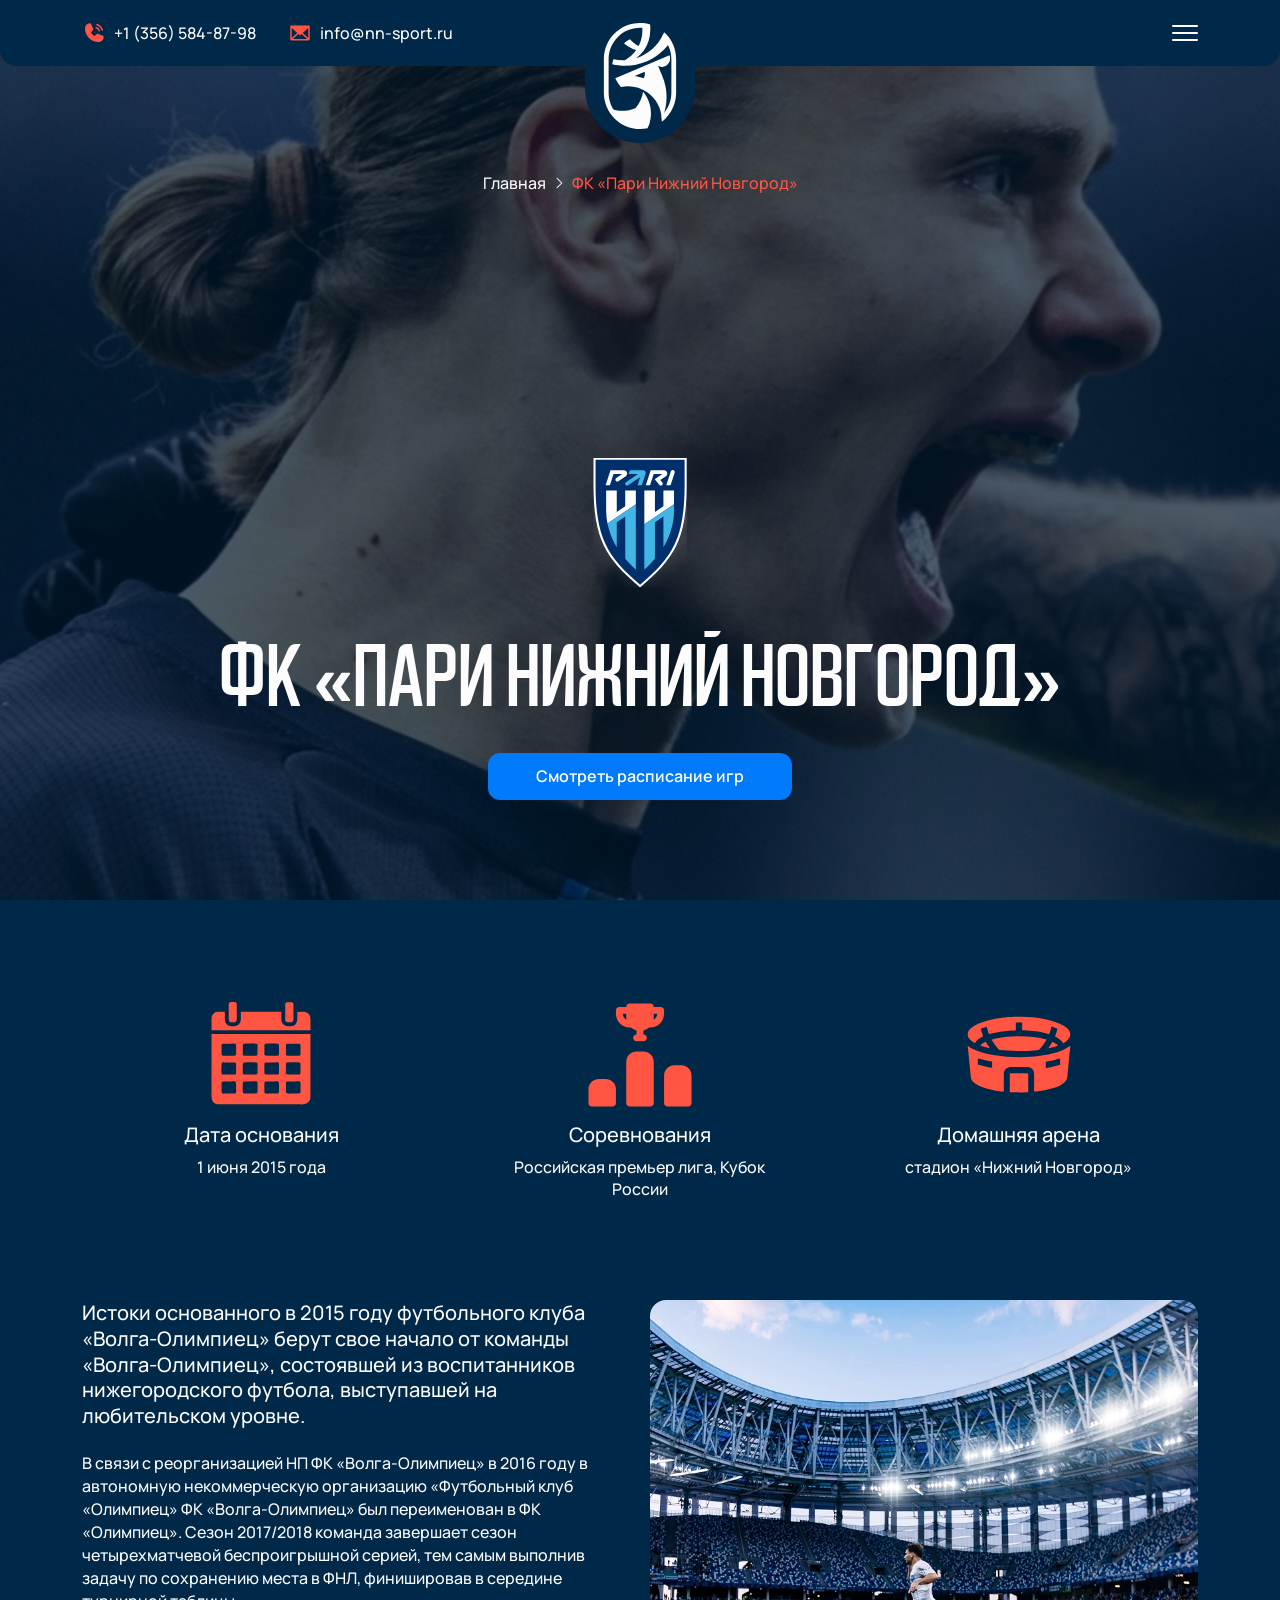
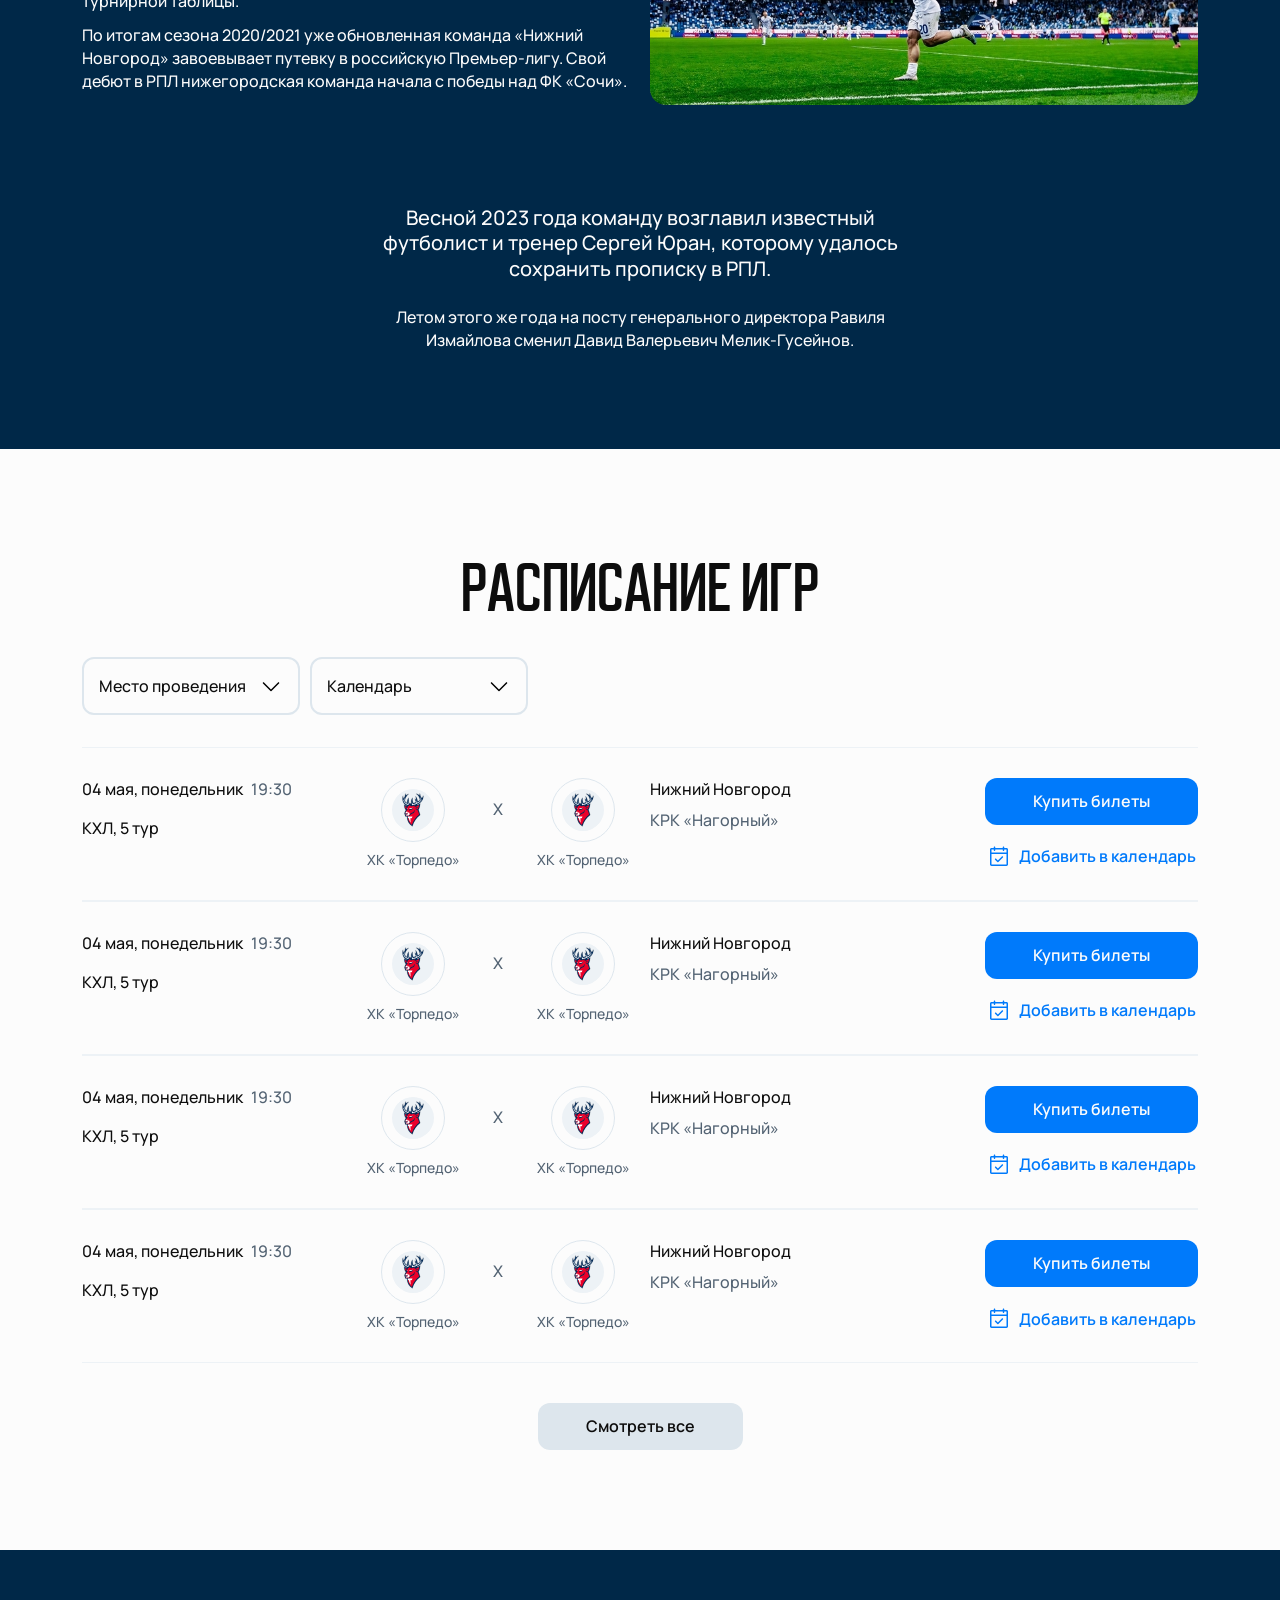
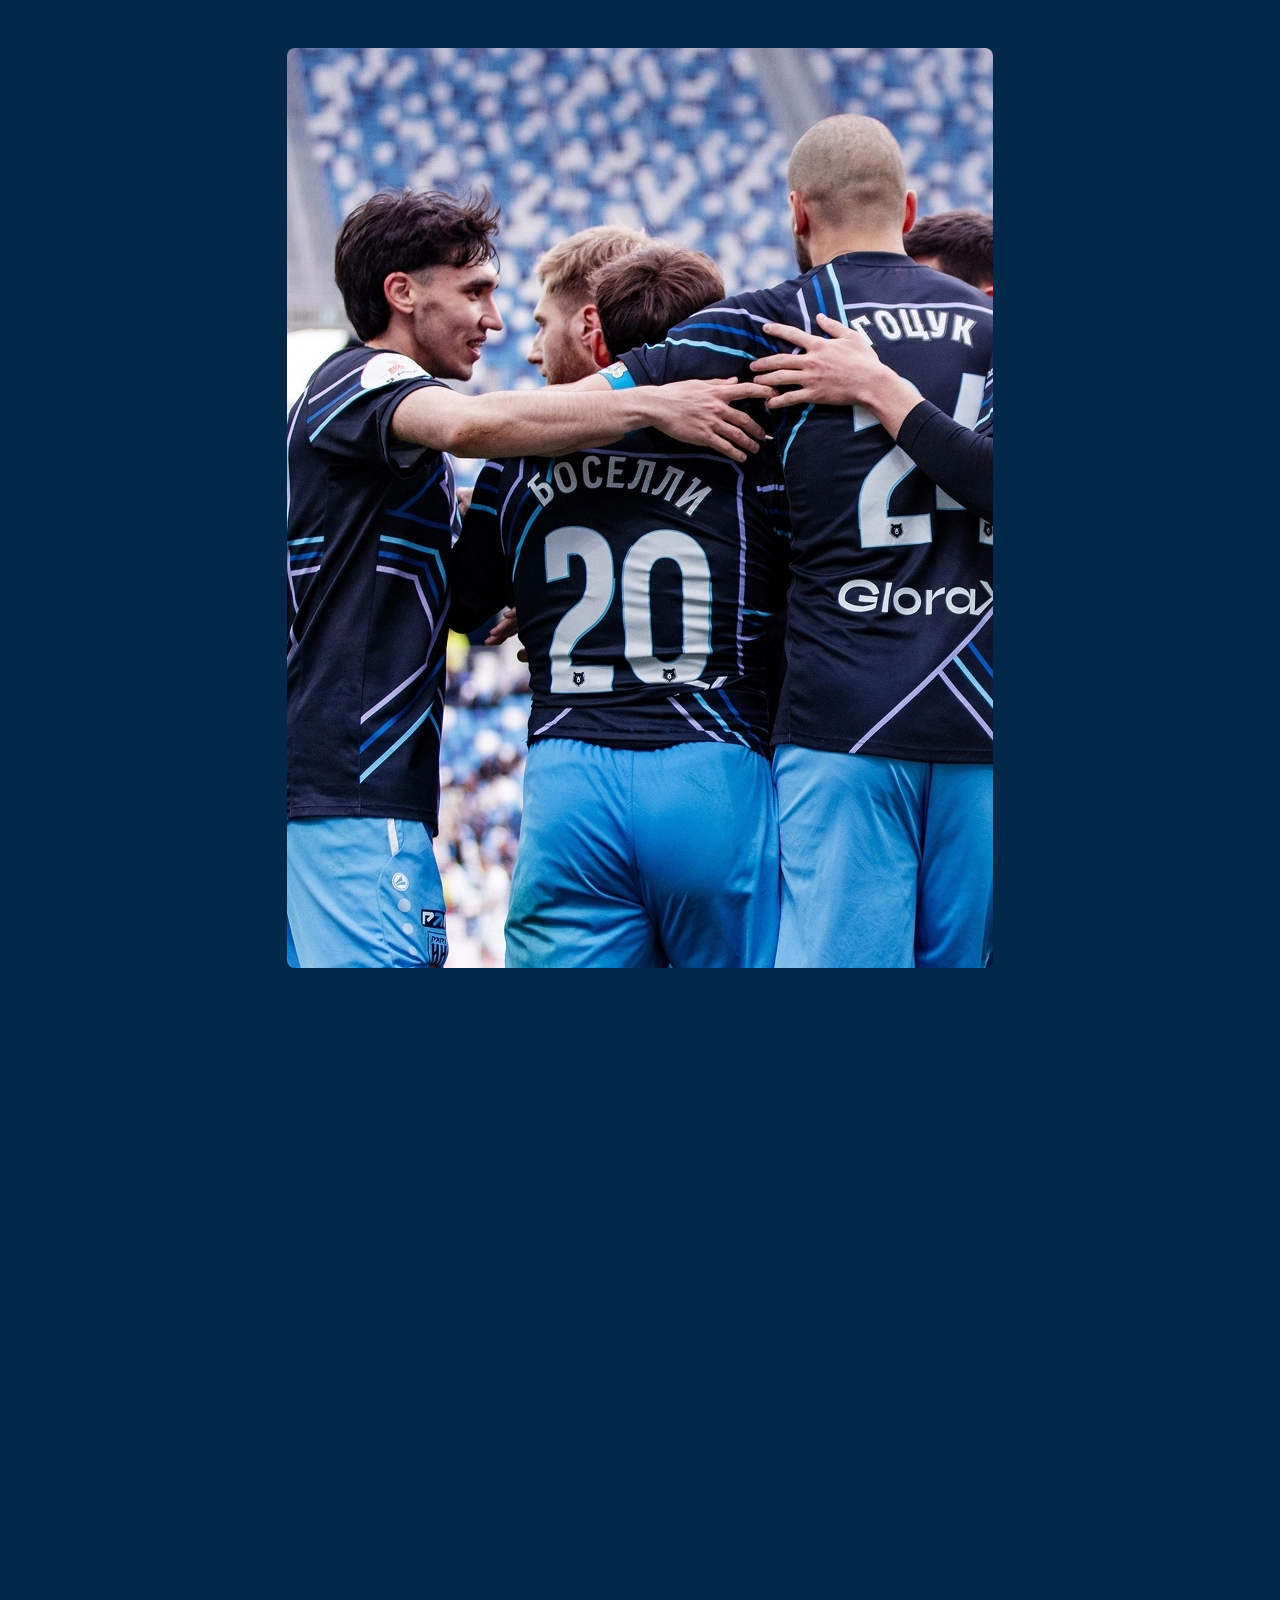
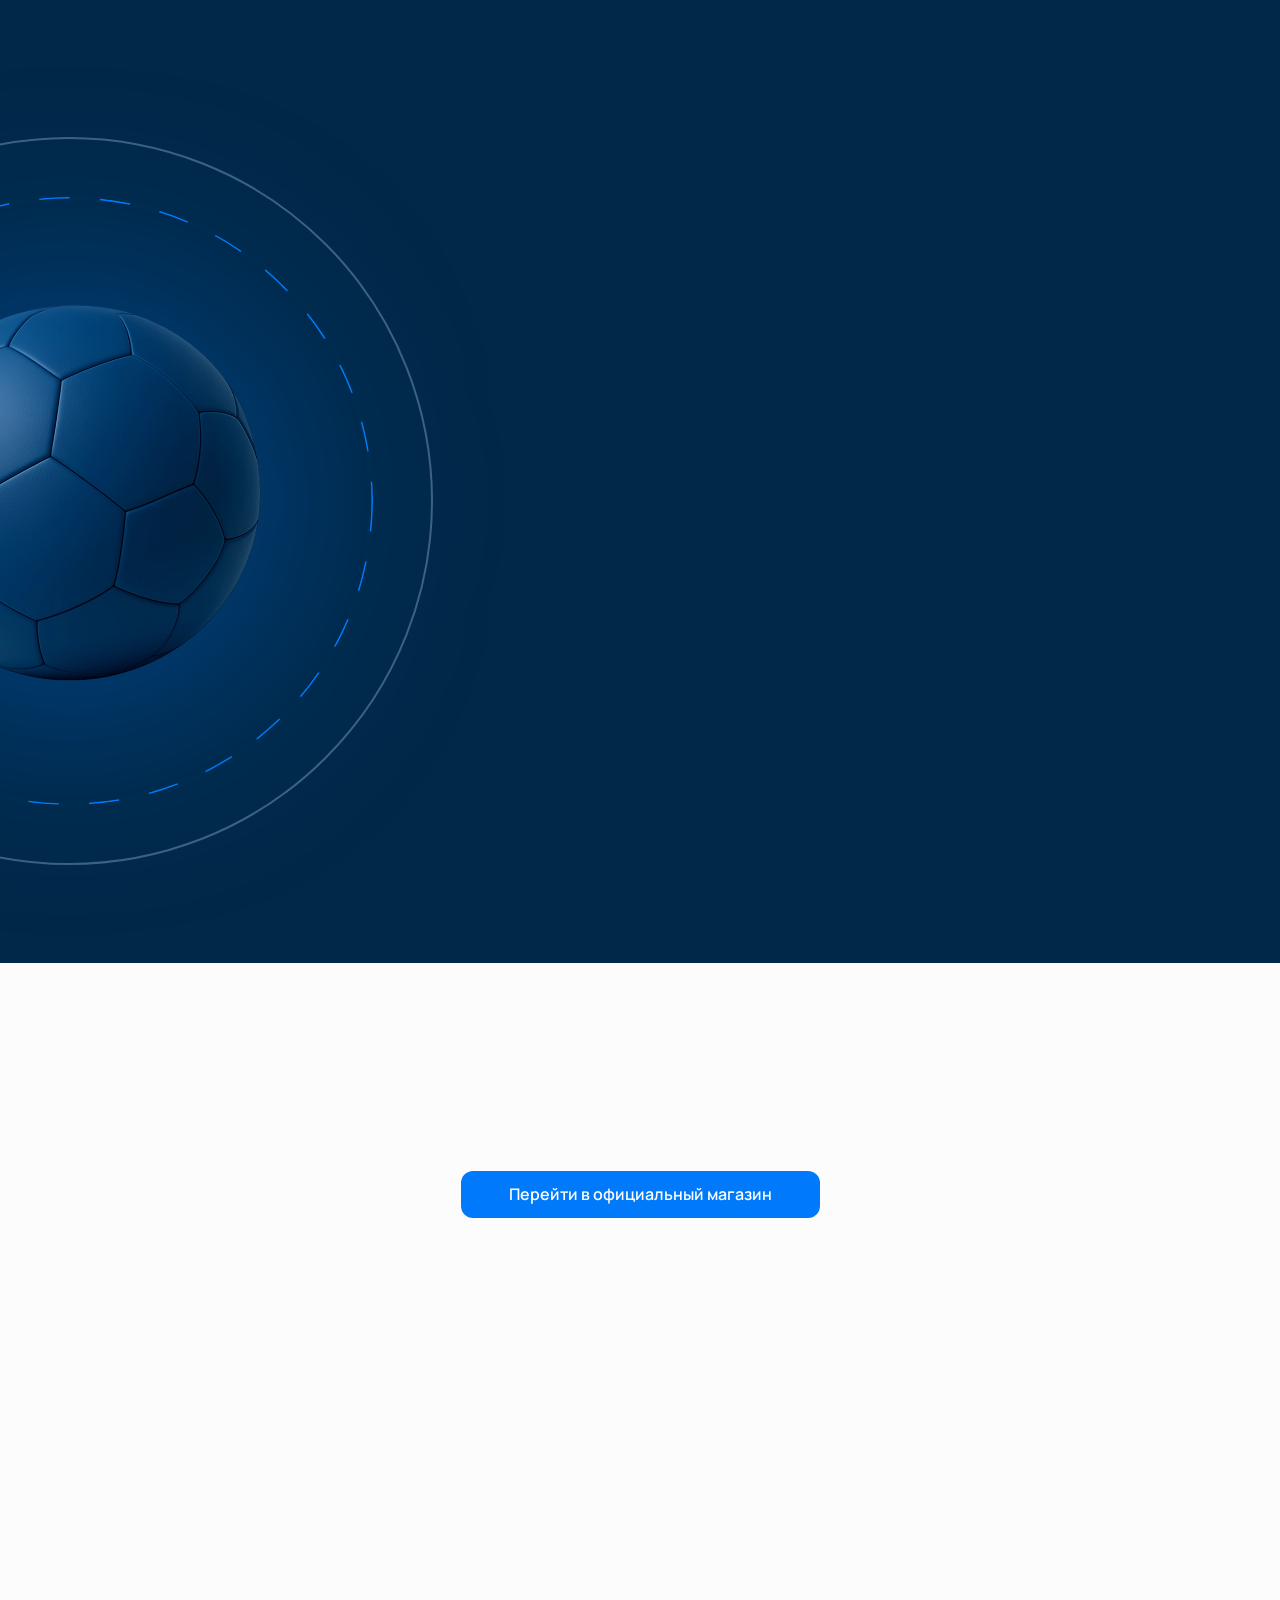
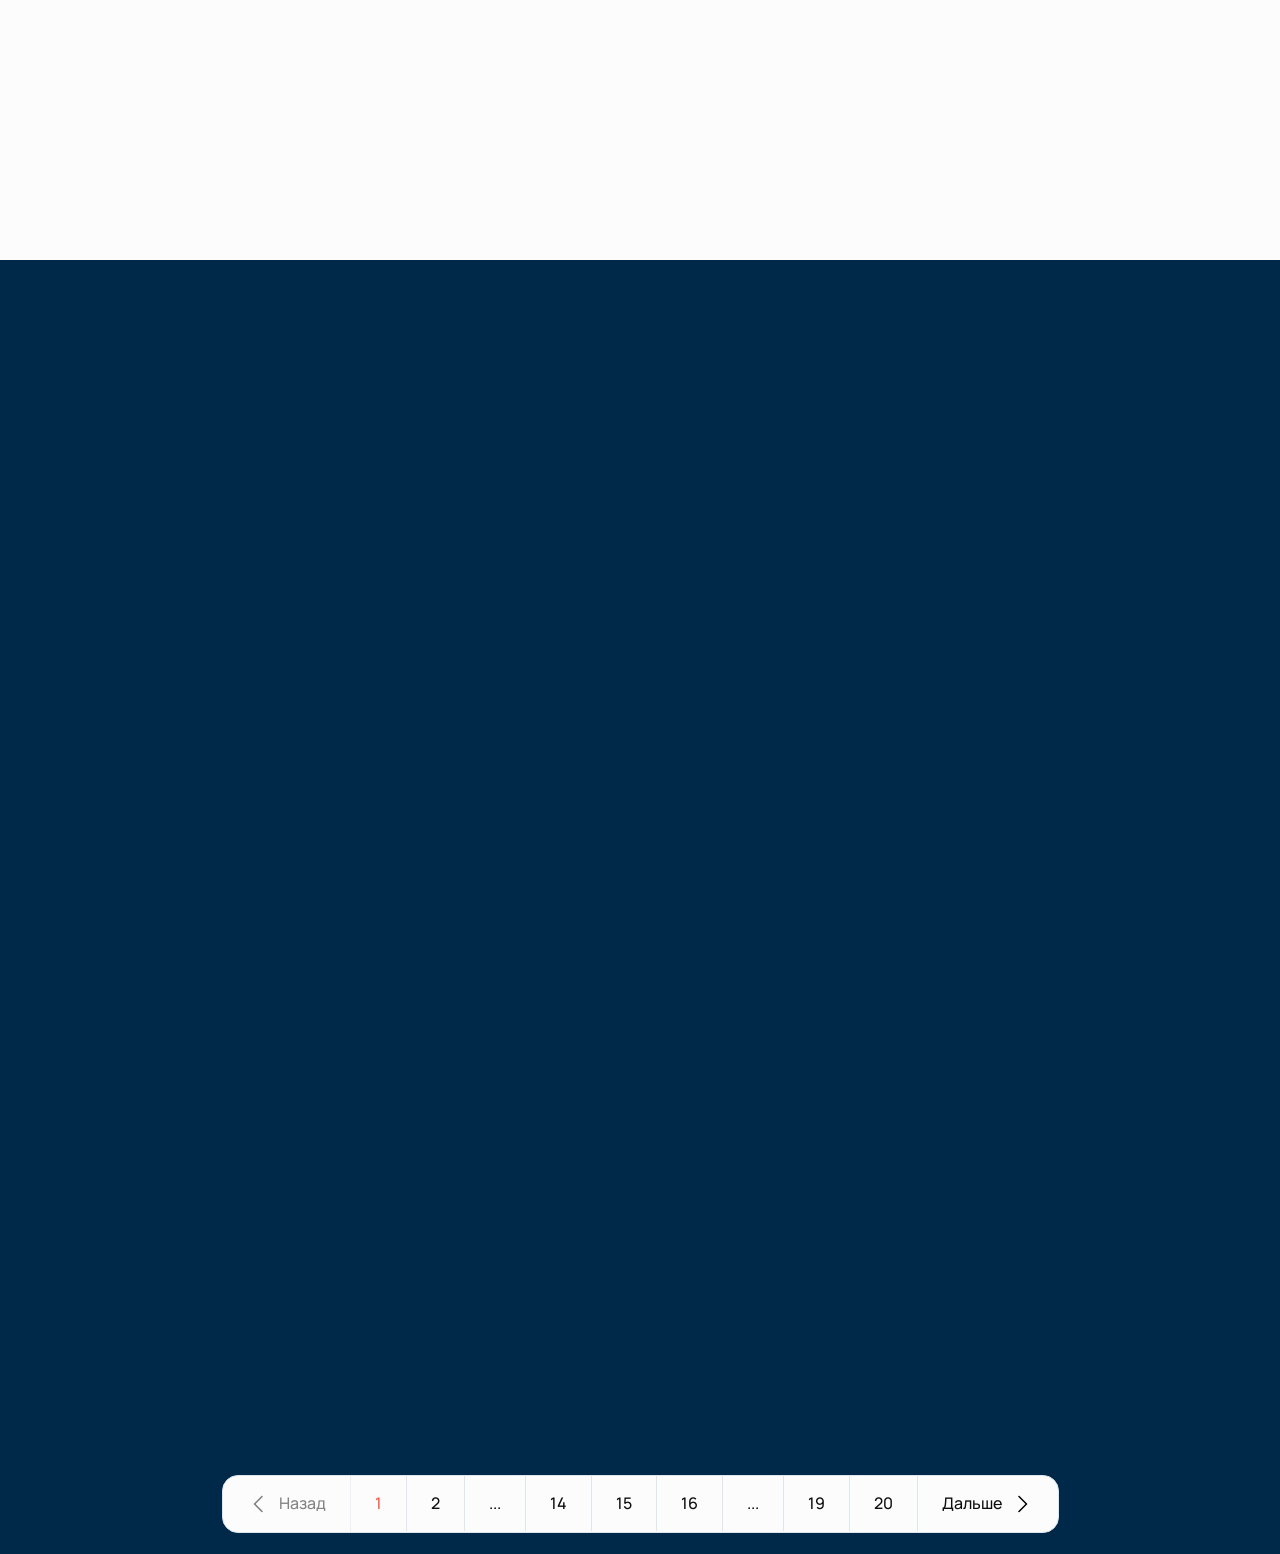
<file: fk-pari.html>
<!DOCTYPE html>
<html lang="ru">

    <head>
    <meta charset="UTF-8">
    <meta http-equiv="X-UA-Compatible" content="IE=edge">
    <meta name="format-detection" content="telephone=no">
    <meta name="viewport" content="width=device-width, initial-scale=1">
    <link type="image/x-icon" rel="shortcut icon" href="img/favicon/favicon.ico">
    <link type="image/png" sizes="32x32" rel="icon" href="img/favicon/favicon-32x32.png">
    <link type="image/png" sizes="192x192" rel="icon" href="img/favicon/android-icon-192x192.png">
    <link sizes="120x120" rel="apple-touch-icon" href="img/favicon/apple-icon-120x120.png">
    <link sizes="180x180" rel="apple-touch-icon" href="img/favicon/apple-icon-180x180.png">
    <meta name="msapplication-TileImage" content="img/favicon/ms-icon-144x144.png">
    <meta name="theme-color" content="#ffffff">
    <link rel="preload" href="fonts/Manrope-Medium.woff2" as="font" type="font/woff2" crossorigin> 
    <link href="css/air-datepicker.css" type="text/css" rel="stylesheet">
    <link href="css/style.min.css" type="text/css" rel="stylesheet">
    <title>ФК «Пари Нижний Новгород»</title>
</head>

    <body class="no-scroll">
        <div class="wrap">
            <!--header-->

    
    <header class="header fixed-block">
        
        <div class="container">
            <div class="header__inner">
                <a href="main.html" class="header__logo">
                    <svg><use xlink:href="img/svg/sprite.svg#logo"></use></svg>
                </a>
                <div class="header__nav">
                    <div class="header__nav-inner">
                        <div class="container">
                            <nav class="header__menu">
                                <ul>
                                    <li><a href="#">
                                        <span>Об организации</span>
                                        <svg><use xlink:href="img/svg/sprite.svg#chevron-right"></use></svg>
                                    </a></li>
                                    <li><a href="#">
                                        <span>Афиша</span>
                                        <svg><use xlink:href="img/svg/sprite.svg#chevron-right"></use></svg>
                                    </a></li>
                                    <li><a href="#">
                                        <span>Наши клубы</span>
                                        <svg><use xlink:href="img/svg/sprite.svg#chevron-right"></use></svg>
                                    </a></li>
                                    <li><a href="#">
                                        <span>Новости</span>
                                        <svg><use xlink:href="img/svg/sprite.svg#chevron-right"></use></svg>
                                    </a></li>
                                    <li><a href="#">
                                        <span>Спецпроекты</span>
                                        <svg><use xlink:href="img/svg/sprite.svg#chevron-right"></use></svg>
                                    </a></li>
                                </ul>
                            </nav>
                            <div class="header__contacts header__contacts--mob">
                                <a href="tel:+13565848798" class="item-contact">
                                    <svg><use xlink:href="img/svg/sprite.svg#phone"></use></svg>
                                    <span>+1 (356) 584-87-98</span>
                                </a>
                                <a href="mailto:info@nn-sport.ru" class="item-contact">
                                    <svg><use xlink:href="img/svg/sprite.svg#message"></use></svg>
                                    <span>info@nn-sport.ru</span>
                                </a>
                            </div>
                        </div>
                    </div>
                </div>
                <div class="header__right">
                    <div class="header__contacts header__contacts--desktop">
                        <a href="tel:+13565848798" class="item-contact item-contact--phone">
                            <svg><use xlink:href="img/svg/sprite.svg#phone"></use></svg>
                            <span>+1 (356) 584-87-98</span>
                        </a>
                        <a href="mailto:info@nn-sport.ru" class="item-contact">
                            <svg><use xlink:href="img/svg/sprite.svg#message"></use></svg>
                            <span>info@nn-sport.ru</span>
                        </a>
                    </div>
                </div>
                <div role="button" class="icon-menu" aria-label="Открыть меню">
                    <span></span>
                    <span></span>
                    <span></span>
                </div>
            </div>
        </div>
    </header>
            <!--main-->
            <main class="main">
                <div class="preloader">
    <div class="preloader__item">
        <img src="img/svg/hockey-stadion.svg" alt>
    </div>
    <div class="preloader__item">
        <img src="img/svg/football-stadion.svg" alt>
    </div>
    <div class="preloader__item">
        <img src="img/svg/basketball-stadion.svg" alt>
    </div>
</div>
                <!--intro-->
                <section class="intro club-intro">
                    <div class="media-cover intro__bg">
                        <span class="media-cover-bg"></span>
                        <picture>
                            <source srcset="img/content/fk-pari-intro.webp" type="image/webp" media="(min-width: 767.98px)">
                            <source srcset="img/content/fk-pari-intro.jpg" media="(min-width: 767.98px)">
                            <source srcset="img/content/fk-pari-intro-mob.webp" type="image/webp">
                            <source srcset="img/content/fk-pari-intro-mob.jpg">
                            <img src="img/content/fk-pari-intro.jpg" alt loading="lazy" data-animation="scaleUp">
                        </picture>
                    </div>
                    <div class="container intro__container">
                        <!--breadcrumbs-->
<div class="breadcrumbs">
    <div class="container">
        <ul>
            <li><a href="#" class="link">Главная</a></li>
            <li>ФК «Пари Нижний Новгород»</li>
        </ul>
    </div>
</div>
                        <div class="intro__content">
                            <img class="club-intro__logo" src="img/svg/clubs/fk-pari.svg" alt>
                            <h1 class="h1 blur-text" data-animation="blurFadeUp">ФК «Пари Нижний Новгород»</h1>
                            <a href="#affiche-sec" class="btn main-btn js-anchor"><span>Смотреть расписание игр</span></a>
                        </div>
                    </div>
                </section>
                <!--club-info-->
                <div class="section section--dark club-info">
                    <div class="container">
                        <div class="grid-3col mb-120 stat-block" data-animation="fadeUp">
                            <div class="stat-block__item">
                                <img src="img/svg/data.svg" alt>
                                <p class="h4">Дата основания</p>
                                <p class="h5">1 июня 2015 года</p>
                            </div>
                            <div class="stat-block__item">
                                <img src="img/svg/competition.svg" alt>
                                <p class="h4">Соревнования</p>
                                <p class="h5">Российская премьер лига, Кубок России</p>
                            </div>
                            <div class="stat-block__item">
                                <img src="img/svg/stadion.svg" alt>
                                <p class="h4">Домашняя арена</p>
                                <p class="h5">стадион «Нижний Новгород»</p>
                            </div>
                        </div>
                        <div class="grid-2col mb-120 club-info__main" data-animation="fadeUp">
                            <div class="page-content">
                                <h3>Истоки основанного в 2015 году футбольного клуба «Волга-Олимпиец» берут свое начало от команды «Волга-Олимпиец», состоявшей из
                                    воспитанников нижегородского футбола, выступавшей на любительском уровне.</h3>
                                <p>В связи с реорганизацией НП ФК «Волга-Олимпиец» в 2016 году в автономную некоммерческую организацию «Футбольный клуб «Олимпиец» ФК
                                    «Волга-Олимпиец» был переименован в ФК «Олимпиец». Сезон 2017/2018 команда завершает сезон четырехматчевой беспроигрышной серией, тем самым
                                    выполнив задачу по сохранению места в ФНЛ, финишировав в середине турнирной таблицы.</p>
                                <p>По итогам сезона 2020/2021 уже обновленная команда «Нижний Новгород» завоевывает путевку в российскую Премьер-лигу. Свой дебют в РПЛ
                                    нижегородская команда начала с победы над ФК «Сочи».</p>
                            </div>
                            <div class="club-info__main-images" data-animation="fadeUp">
                                <div class="media-el">
                                    <picture>
                                        <source srcset="img/content/fk-pari-info.webp" type="image/webp" media="(min-width: 1450.98px)">
                                        <source srcset="img/content/fk-pari-info.jpg" media="(min-width: 1450.98px)">
                                        <source srcset="img/content/fk-pari-info-1280.webp" type="image/webp">
                                        <source srcset="img/content/fk-pari-info-1280.jpg">
                                        <img src="img/content/fk-pari-info.jpg" alt loading="lazy">
                                    </picture>
                                </div>
                            </div>
                        </div>
                        <div class="page-content width-6col" data-animation="fadeUp">
                            <p class="h3">Весной 2023 года команду возглавил известный футболист и тренер Сергей Юран, которому удалось сохранить прописку в РПЛ.</p>
                            <p>Летом этого же года на посту генерального директора Равиля Измайлова сменил Давид&nbsp;Валерьевич&nbsp;Мелик-Гусейнов. </p>
                        </div>
                    </div>
                </div>
                <!--affiche-->
<section class="section section--light affiche" id="affiche-sec">
    <div class="container">
        <div class="sec-top">
            <h2 class="blur-text" data-animation="blurFadeUp">Расписание игр</h2>
        </div>
        <div class="affiche__action">
            <div class="filter affiche__filter">
                <form class="filter__form">
                    <input type="hidden" data-datepicker-value>
                    <div class="dropdown">
                        <div class="dropdown__header" data-animation="fadeRight">
                            <span>Место проведения</span>
                            <svg><use xlink:href="img/svg/sprite.svg#chevron-bot"></use></svg>
                        </div>
                        <div class="dropdown__body">
                            <div class="custom-scroll">
                                <label class="item-checkbox">
                                    <input type="checkbox" data-id="filter[18]">
                                    <span>Домашняя игра</span>
                                </label>
                                <label class="item-checkbox">
                                    <input type="checkbox" data-id="filter[19]">
                                    <span>Выезд</span>
                                </label>
                            </div>
                        </div>
                    </div>
                    <div class="dropdown">
                        <div class="dropdown__header" data-animation="fadeRight">
                            <span>Календарь</span>
                            <svg><use xlink:href="img/svg/sprite.svg#chevron-bot"></use></svg>
                        </div>
                        <div class="dropdown__body">
                            <div class="custom-scroll">
                                <div class="datepicker"></div>
                            </div>
                        </div>
                    </div>
                </form>
                <div class="filter__selected">
                    <ul class="filter__selected-items"></ul>
                </div>
            </div>
        </div>
        <div class="affiche__wrapper">
            <div class="affiche__items">
                <!--item-affiche-->
<div class="item-affiche" data-animation="fadeUp">
    <div class="item-affiche__date">
        <span>04 мая, понедельник</span>
        <span class="item-affiche__time">19:30</span>
    </div>
    <div class="item-affiche__clubs">
        <div class="item-affiche__club">
            <div class="item-affiche__club-logo">
                <img src="img/svg/clubs/torpedo.svg" alt="ХК «Торпедо»">
            </div>
            <p class="item-affiche__club-name">ХК «Торпедо»</p>
        </div>
        <span class="item-affiche__club-separator">Х</span>
        <div class="item-affiche__club">
            <div class="item-affiche__club-logo">
                <img src="img/svg/clubs/torpedo.svg" alt="ХК «Торпедо»">
            </div>
            <p class="item-affiche__club-name">ХК «Торпедо»</p>
        </div>
    </div>
    <div class="item-affiche__tour">КХЛ, 5 тур</div>
    <div class="item-affiche__place">
        <span class="item-affiche__place-city">Нижний Новгород</span>
        <div class="item-affiche__place-stadion">КРК «Нагорный»</div>        
    </div>
    <div class="item-affiche__btns">
        <button class="btn main-btn"><span>Купить билеты</span></button>
        <button class="btn text-btn">
            <svg><use xlink:href="img/svg/sprite.svg#calendar"></use></svg>
            <span>Добавить в календарь</span>
        </button>
    </div>
</div>
                <!--item-affiche-->
<div class="item-affiche" data-animation="fadeUp">
    <div class="item-affiche__date">
        <span>04 мая, понедельник</span>
        <span class="item-affiche__time">19:30</span>
    </div>
    <div class="item-affiche__clubs">
        <div class="item-affiche__club">
            <div class="item-affiche__club-logo">
                <img src="img/svg/clubs/torpedo.svg" alt="ХК «Торпедо»">
            </div>
            <p class="item-affiche__club-name">ХК «Торпедо»</p>
        </div>
        <span class="item-affiche__club-separator">Х</span>
        <div class="item-affiche__club">
            <div class="item-affiche__club-logo">
                <img src="img/svg/clubs/torpedo.svg" alt="ХК «Торпедо»">
            </div>
            <p class="item-affiche__club-name">ХК «Торпедо»</p>
        </div>
    </div>
    <div class="item-affiche__tour">КХЛ, 5 тур</div>
    <div class="item-affiche__place">
        <span class="item-affiche__place-city">Нижний Новгород</span>
        <div class="item-affiche__place-stadion">КРК «Нагорный»</div>        
    </div>
    <div class="item-affiche__btns">
        <button class="btn main-btn"><span>Купить билеты</span></button>
        <button class="btn text-btn">
            <svg><use xlink:href="img/svg/sprite.svg#calendar"></use></svg>
            <span>Добавить в календарь</span>
        </button>
    </div>
</div>
                <!--item-affiche-->
<div class="item-affiche" data-animation="fadeUp">
    <div class="item-affiche__date">
        <span>04 мая, понедельник</span>
        <span class="item-affiche__time">19:30</span>
    </div>
    <div class="item-affiche__clubs">
        <div class="item-affiche__club">
            <div class="item-affiche__club-logo">
                <img src="img/svg/clubs/torpedo.svg" alt="ХК «Торпедо»">
            </div>
            <p class="item-affiche__club-name">ХК «Торпедо»</p>
        </div>
        <span class="item-affiche__club-separator">Х</span>
        <div class="item-affiche__club">
            <div class="item-affiche__club-logo">
                <img src="img/svg/clubs/torpedo.svg" alt="ХК «Торпедо»">
            </div>
            <p class="item-affiche__club-name">ХК «Торпедо»</p>
        </div>
    </div>
    <div class="item-affiche__tour">КХЛ, 5 тур</div>
    <div class="item-affiche__place">
        <span class="item-affiche__place-city">Нижний Новгород</span>
        <div class="item-affiche__place-stadion">КРК «Нагорный»</div>        
    </div>
    <div class="item-affiche__btns">
        <button class="btn main-btn"><span>Купить билеты</span></button>
        <button class="btn text-btn">
            <svg><use xlink:href="img/svg/sprite.svg#calendar"></use></svg>
            <span>Добавить в календарь</span>
        </button>
    </div>
</div>
                <!--item-affiche-->
<div class="item-affiche" data-animation="fadeUp">
    <div class="item-affiche__date">
        <span>04 мая, понедельник</span>
        <span class="item-affiche__time">19:30</span>
    </div>
    <div class="item-affiche__clubs">
        <div class="item-affiche__club">
            <div class="item-affiche__club-logo">
                <img src="img/svg/clubs/torpedo.svg" alt="ХК «Торпедо»">
            </div>
            <p class="item-affiche__club-name">ХК «Торпедо»</p>
        </div>
        <span class="item-affiche__club-separator">Х</span>
        <div class="item-affiche__club">
            <div class="item-affiche__club-logo">
                <img src="img/svg/clubs/torpedo.svg" alt="ХК «Торпедо»">
            </div>
            <p class="item-affiche__club-name">ХК «Торпедо»</p>
        </div>
    </div>
    <div class="item-affiche__tour">КХЛ, 5 тур</div>
    <div class="item-affiche__place">
        <span class="item-affiche__place-city">Нижний Новгород</span>
        <div class="item-affiche__place-stadion">КРК «Нагорный»</div>        
    </div>
    <div class="item-affiche__btns">
        <button class="btn main-btn"><span>Купить билеты</span></button>
        <button class="btn text-btn">
            <svg><use xlink:href="img/svg/sprite.svg#calendar"></use></svg>
            <span>Добавить в календарь</span>
        </button>
    </div>
</div>
            </div>
        </div>
        <div class="sec-bottom">
            <a href="#" class="btn secondary-btn" target="_blank">
                <span>Смотреть все</span>
            </a>
        </div>
    </div>
</section>
                <!--image-block-->
                <div class="section section--dark image-block" data-animation="fadeUp">
                    <div class="container">
                        <picture>
                            <source srcset="img/content/fk-pari.webp" type="image/webp" media="(min-width: 767.98px)">
                            <source srcset="img/content/fk-pari.jpg" media="(min-width: 767.98px)">
                            <source srcset="img/content/fk-pari-mob.webp" type="image/webp">
                            <source srcset="img/content/fk-pari-mob.jpg">
                            <img src="img/content/fk-pari.jpg" alt loading="lazy">
                        </picture>
                    </div>
                </div>
                <!--club-history-->
                <section class="section section--dark club-history" data-animation="fadeUp">
                    <div class="container">
                        <div class="club-history__row">
                            <div class="club-history__content">
                                <h2 class="h3 club-history__title blur-text" data-animation="blurFadeUp">История названий</h2>
                                <div class="page-content">
                                    <ol>
                                        <li>«Волга-Олимпиец» (2015 – 2016)</li>
                                        <li>«Олимпиец» (2016 – 2018)</li>
                                        <li>«Нижний Новгород» (2018 – 2022)</li>
                                    </ol>
                                </div>
                            </div>
                            <div class="media-el">
                                <picture>
                                    <source srcset="img/content/fk-pari-history.webp" type="image/webp" media="(min-width: 767.98px)">
                                    <source srcset="img/content/fk-pari-history.jpg" media="(min-width: 767.98px)">
                                    <source srcset="img/content/fk-pari-history-mob.webp" type="image/webp">
                                    <source srcset="img/content/fk-pari-history-mob.jpg">
                                    <img class="club-history__img" src="img/content/fk-pari-history.jpg" alt loading="lazy">
                                </picture>
                            </div>
                        </div>
                    </div>
                </section>
                <!--structure-->
                <section class="section section--dark structure">
                    <div class="container">
                        <div class="sec-top">
                            <h2 class="blur-text" data-animation="blurFadeUp">Структура Клуба</h2>
                        </div>
                        <div class="structure__row">
                            <div class="structure__img">
                                <div class="media-contain">
                                    <picture><source srcset="img/structure-football.webp" type="image/webp"><img src="img/structure-football.png" alt></picture>
                                </div>
                            </div>
                            <div class="structure__items child-3">
                                <div class="item-structure" data-animation="fadeUp">
                                    <div class="media-contain"><img src="img/svg/clubs/fk-pari.svg" alt></div>
                                    <p class="h4">ФК «Пари Нижний Новгород»</p>
                                </div>
                                <div class="item-structure" data-animation="fadeUp">
                                    <div class="media-contain"><img src="img/svg/clubs/fk-pari.svg" alt></div>
                                    <p class="h4">ФК «Пари Нижний Новгород» (М)</p>
                                </div>
                                <div class="item-structure" data-animation="fadeUp">
                                    <div class="media-contain"><img src="img/svg/clubs/fk-pari.svg" alt></div>
                                    <p class="h4">Академия «Пари НН»</p>
                                </div>
                            </div>
                        </div>
                    </div>
                </section>
                <!--fan-shop-->
                <section class="section section--light fan-shop">
                    <div class="container">
                        <div class="sec-top">
                            <h2 class="blur-text" data-animation="blurFadeUp">Фирменный магазин клуба</h2>
                            <a href="#" class="btn main-btn" target="_blank"><span>Перейти в официальный магазин</span></a>
                        </div>
                        <div class="fan-shop__swiper">
                            <div class="mb-40 swiper">
                                <div class="swiper-wrapper">
                                    <div class="swiper-slide">
                                        <!--item-shop-->
<a href="#" class="item-shop" target="_blank" data-animation="fadeUp">
    <div class="item-shop__content">
        <h4>Шарф трикотажный</h4>
        
        <p class="h5 rub">1000</p>
        
    </div>
    <div class="item-shop__img">
        <picture>
            <source srcset="img/content/fk-pari-product-1.webp" type="image/webp" media="(min-width: 1450.98px)">
            <source srcset="img/content/fk-pari-product-1.png" media="(min-width: 1450.98px)">
            <source srcset="img/content/fk-pari-product-1-mob.webp" type="image/webp">
            <source srcset="img/content/fk-pari-product-1-mob.png">
            <img src="img/content/fk-pari-product-1.png" alt loading="lazy" alt="Шарф трикотажный">
        </picture>
    </div>
</a>
                                    </div>
                                    <div class="swiper-slide">
                                        <!--item-shop-->
<a href="#" class="item-shop" target="_blank" data-animation="fadeUp">
    <div class="item-shop__content">
        <h4>Бейсболка</h4>
        
        <p class="h5 rub">1500</p>
        
    </div>
    <div class="item-shop__img">
        <picture>
            <source srcset="img/content/fk-pari-product-2.webp" type="image/webp" media="(min-width: 1450.98px)">
            <source srcset="img/content/fk-pari-product-2.png" media="(min-width: 1450.98px)">
            <source srcset="img/content/fk-pari-product-2-mob.webp" type="image/webp">
            <source srcset="img/content/fk-pari-product-2-mob.png">
            <img src="img/content/fk-pari-product-2.png" alt loading="lazy" alt="Бейсболка">
        </picture>
    </div>
</a>
                                    </div>
                                    <div class="swiper-slide">
                                        <!--item-shop-->
<a href="#" class="item-shop" target="_blank" data-animation="fadeUp">
    <div class="item-shop__content">
        <h4>Плед с вышивкой</h4>
        
    </div>
    <div class="item-shop__img">
        <picture>
            <source srcset="img/content/fk-pari-product-3.webp" type="image/webp" media="(min-width: 1450.98px)">
            <source srcset="img/content/fk-pari-product-3.png" media="(min-width: 1450.98px)">
            <source srcset="img/content/fk-pari-product-3-mob.webp" type="image/webp">
            <source srcset="img/content/fk-pari-product-3-mob.png">
            <img src="img/content/fk-pari-product-3.png" alt loading="lazy" alt="Плед с вышивкой">
        </picture>
    </div>
</a>
                                    </div>
                                    <div class="swiper-slide">
                                        <!--item-shop-->
<a href="#" class="item-shop" target="_blank" data-animation="fadeUp">
    <div class="item-shop__content">
        <h4>Чехол сувенирный IPhone</h4>
        
        <p class="h5 rub">900</p>
        
    </div>
    <div class="item-shop__img">
        <picture>
            <source srcset="img/content/fk-pari-product-4.webp" type="image/webp" media="(min-width: 1450.98px)">
            <source srcset="img/content/fk-pari-product-4.png" media="(min-width: 1450.98px)">
            <source srcset="img/content/fk-pari-product-4-mob.webp" type="image/webp">
            <source srcset="img/content/fk-pari-product-4-mob.png">
            <img src="img/content/fk-pari-product-4.png" alt loading="lazy" alt="Чехол сувенирный IPhone">
        </picture>
    </div>
</a>
                                    </div>
                                </div>
                            </div>
                            <div class="swiper-nav">
                                <button class="btn nav-btn nav-btn--prev"><svg><use xlink:href="img/svg/sprite.svg#btn-prev"></use></svg></button>
                                <button class="btn nav-btn nav-btn--next"><svg><use xlink:href="img/svg/sprite.svg#btn-next"></use></svg></button>
                            </div>
                        </div>
                    </div>
                </section>
                 <!--news-->
<section class="section section--dark news">
    <div class="container">
        <div class="sec-top">
            <h2 class="blur-text" data-animation="blurFadeUp">Новости</h2>
        </div>
        <div class="news__wrapper">
            <div class="news__items">
                <!--news-article-->
<article class="news-article" data-animation="fadeUp">
    <div class="news-article__preview">
        <a href="#" class="media-cover">
            <picture>
                <source srcset="img/content/news-3.webp" type="image/webp" media="(min-width: 1280.98px)">
                <source srcset="img/content/news-3.jpg" media="(min-width: 1280.98px)">
                <source srcset="img/content/news-3-1280.webp" type="image/webp">
                <source srcset="img/content/news-3-1280.jpg">
                <img src="img/content/news-3.jpg" alt loading="lazy" class="scaleUp">
            </picture>
        </a>
        <div class="page-tags">
            <a href="#" class="page-tags__item">
                <img src="img/svg/icons/volleyball.svg" alt="Волейбол">
                Волейбол
            </a>
        </div>
    </div>
    <div class="news-article__content">
        <h5><a href="#">Сила команды: как доверие решает исход волейбольного матча</a></h5>
        <span class="news-article__date">28.04.2025</span>
    </div>
</article>
                <!--news-article-->
<article class="news-article" data-animation="fadeUp">
    <div class="news-article__preview">
        <a href="#" class="media-cover">
            <picture>
                <source srcset="img/content/news-3.webp" type="image/webp" media="(min-width: 1280.98px)">
                <source srcset="img/content/news-3.jpg" media="(min-width: 1280.98px)">
                <source srcset="img/content/news-3-1280.webp" type="image/webp">
                <source srcset="img/content/news-3-1280.jpg">
                <img src="img/content/news-3.jpg" alt loading="lazy" class="scaleUp">
            </picture>
        </a>
        <div class="page-tags">
            <a href="#" class="page-tags__item">
                <img src="img/svg/icons/futsal.svg" alt="Футзал">
                Футзал
            </a>
        </div>
    </div>
    <div class="news-article__content">
        <h5><a href="#">Сила команды: как доверие решает исход волейбольного матча</a></h5>
        <span class="news-article__date">28.04.2025</span>
    </div>
</article>
                <!--news-article-->
<article class="news-article" data-animation="fadeUp">
    <div class="news-article__preview">
        <a href="#" class="media-cover">
            <picture>
                <source srcset="img/content/news-3.webp" type="image/webp" media="(min-width: 1280.98px)">
                <source srcset="img/content/news-3.jpg" media="(min-width: 1280.98px)">
                <source srcset="img/content/news-3-1280.webp" type="image/webp">
                <source srcset="img/content/news-3-1280.jpg">
                <img src="img/content/news-3.jpg" alt loading="lazy" class="scaleUp">
            </picture>
        </a>
        <div class="page-tags">
            <a href="#" class="page-tags__item">
                <img src="img/svg/icons/basketball.svg" alt="Баскетбол">
                Баскетбол
            </a>
        </div>
    </div>
    <div class="news-article__content">
        <h5><a href="#">Сила команды: как доверие решает исход волейбольного матча</a></h5>
        <span class="news-article__date">28.04.2025</span>
    </div>
</article>
                <!--news-article-->
<article class="news-article" data-animation="fadeUp">
    <div class="news-article__preview">
        <a href="#" class="media-cover">
            <picture>
                <source srcset="img/content/news-3.webp" type="image/webp" media="(min-width: 1280.98px)">
                <source srcset="img/content/news-3.jpg" media="(min-width: 1280.98px)">
                <source srcset="img/content/news-3-1280.webp" type="image/webp">
                <source srcset="img/content/news-3-1280.jpg">
                <img src="img/content/news-3.jpg" alt loading="lazy" class="scaleUp">
            </picture>
        </a>
        <div class="page-tags">
            <a href="#" class="page-tags__item">
                <img src="img/svg/icons/bandy.svg" alt="Хоккей с мячом">
                Хоккей с мячом
            </a>
        </div>
    </div>
    <div class="news-article__content">
        <h5><a href="#">Сила команды: как доверие решает исход волейбольного матча</a></h5>
        <span class="news-article__date">28.04.2025</span>
    </div>
</article>
                <!--news-article-->
<article class="news-article" data-animation="fadeUp">
    <div class="news-article__preview">
        <a href="#" class="media-cover">
            <picture>
                <source srcset="img/content/news-3.webp" type="image/webp" media="(min-width: 1280.98px)">
                <source srcset="img/content/news-3.jpg" media="(min-width: 1280.98px)">
                <source srcset="img/content/news-3-1280.webp" type="image/webp">
                <source srcset="img/content/news-3-1280.jpg">
                <img src="img/content/news-3.jpg" alt loading="lazy" class="scaleUp">
            </picture>
        </a>
        <div class="page-tags">
            <a href="#" class="page-tags__item">
                <img src="img/svg/icons/volleyball.svg" alt="Волейбол">
                Волейбол
            </a>
        </div>
    </div>
    <div class="news-article__content">
        <h5><a href="#">Сила команды: как доверие решает исход волейбольного матча</a></h5>
        <span class="news-article__date">28.04.2025</span>
    </div>
</article>
                <!--news-article-->
<article class="news-article" data-animation="fadeUp">
    <div class="news-article__preview">
        <a href="#" class="media-cover">
            <picture>
                <source srcset="img/content/news-3.webp" type="image/webp" media="(min-width: 1280.98px)">
                <source srcset="img/content/news-3.jpg" media="(min-width: 1280.98px)">
                <source srcset="img/content/news-3-1280.webp" type="image/webp">
                <source srcset="img/content/news-3-1280.jpg">
                <img src="img/content/news-3.jpg" alt loading="lazy" class="scaleUp">
            </picture>
        </a>
        <div class="page-tags">
            <a href="#" class="page-tags__item">
                <img src="img/svg/icons/hockey.svg" alt="Хоккей">
                Хоккей
            </a>
        </div>
    </div>
    <div class="news-article__content">
        <h5><a href="#">Сила команды: как доверие решает исход волейбольного матча</a></h5>
        <span class="news-article__date">28.04.2025</span>
    </div>
</article>
            </div>
            
<!--pagination-->
<div class="page-navigation">
    <nav class="pagination">
        <a class="pagination__btn prev disabled" href="#">
            <svg><use href="img/svg/sprite.svg#chevron-left"></use></svg>
            <span>Назад</span>
        </a>
        <a class="pagination__link current" href="#">1</a>
        <a class="pagination__link" href="#">2</a>
        <span class="pagination__item">...</span>
        <a class="pagination__link" href="#">14</a>
        <a class="pagination__link" href="#">15</a>
        <a class="pagination__link" href="#">16</a>
        <span class="pagination__item">...</span>
        <a class="pagination__link" href="#">19</a>
        <a class="pagination__link" href="#">20</a>
        <a class="pagination__btn next" href="#">
            <span>Дальше</span>
            <svg><use href="img/svg/sprite.svg#chevron-right"></use></svg>
        </a>
    </nav>
</div>

        </div>
    </div>
</section>
            </main>
            <!--footer-->

    
    <footer class="footer">
        
        <div class="container">
            <div class="footer__top">
                <div class="footer__main">
                    <div class="footer__logo">
                        <img src="img/svg/logo-full.svg" alt="ЦУРС">
                    </div>
                    <div class="footer__contacts">
                        <a href="tel:+13565848798" class="item-contact">
                            <svg><use xlink:href="img/svg/sprite.svg#phone"></use></svg>
                            <span>+1 (356) 584-87-98</span>
                        </a>
                        <a href="mailto:info@nn-sport.ru" class="item-contact">
                            <svg><use xlink:href="img/svg/sprite.svg#message"></use></svg>
                            <span>info@nn-sport.ru</span>
                        </a>
                    </div>
                </div>
                <div class="footer__navs">
                    <nav class="footer__nav">
                        <p class="footer__nav-header">Навигация</p>
                        <ul>
                            <li><a href="#">Об организации</a></li>
                            <li><a href="#">Афиша</a></li>
                            <li><a href="#">Наши клубы</a></li>
                            <li><a href="#">Новости</a></li>
                            <li><a href="#">Спецпроекты</a></li>
                        </ul>
                    </nav>
                    <nav class="footer__nav">
                        <p><p class="footer__nav-header">Спецпроекты</p></p>
                        <ul>
                            <li><a href="#">Волейбол на Выксе</a></li>
                            <li><a href="#">Выставка одной картины</a></li>
                            <li><a href="#">Спецпроект к 9 Мая</a></li>
                        </ul>
                    </nav>
                </div>
            </div>
            <div class="footer__bottom">
                <p class="footer__copy">© 2025. Центр управления и развития спорта в Нижегородской области</p>
                <div class="footer__info">
                    <a href="#">Реквизиты организации</a>
                    <a href="#">Политика конфиденциальности</a>
                </div>
            </div>
        </div>
    </footer>
            <!--cookie-->
<div class="cookie fixed-block" id="cookie-popup">
    <div class="cookie__inner">
        <div class="cookie__content">
            <p>Наш сайт использует файлы cookie для улучшения работы, персонализации контента и проведения аналитики. Продолжая использовать сайт, вы соглашаетесь на использование cookie в соответствии с нашей <a href="#" target="_blank">Политикой конфиденциальности</a>.</p>
        </div>
        <div class="cookie__btns">
            <button class="btn main-btn" onclick="unshowCookie()"><span>Ок</span></button>
        </div>
    </div>
</div>
<!--review-mod-->
<modal class="custom-scroll modal review-mod" id="review-mod">
    <div class="modal__content">
        <button type="button" class="btn btn-cross modal__close"></button>
        <div class="modal__top">
            <h4 class="modal__title">Заполните форму ниже</h4>
        </div>
        <form class="form" onsubmit="event.preventDefault();formReset(this);openSuccessMod()">
            <div class="form__items">
                <div class="form__grid">
                    <label class="item-form">
                        <span class="item-form__lbl">ФИО<span aria-hidden="true">*</span></span>
                        <input type="text" placeholder="ФИО" aria-required="true">
                        <span data-error></span>
                    </label>
                    <label class="item-form">
                        <span class="item-form__lbl">Почта<span aria-hidden="true">*</span></span>
                        <input type="text" placeholder="Почта" aria-required="true">
                        <span data-error></span>
                    </label>
                </div>
                <label class="item-form">
                    <span class="item-form__lbl">Отзыв<span aria-hidden="true">*</span></span>
                    <textarea type="text" placeholder="Отзыв" aria-required="true"
                        oninput="this.style.height = '';this.style.height = this.scrollHeight + 'px'"></textarea>
                    <span data-error></span>
                </label>
            </div>
            <label class="item-checkbox">
                <input type="checkbox">
                <span>Я даю согласие на <a href="#" target="_blank">обработку персональных данных</a></span>
            </label>
            <div class="form__footer">
                <button type="submit" class="btn main-btn"><span>Отправить</span></button>
            </div>
        </form>
    </div>
</modal>
<!--success-mod-->
<div class="custom-scroll modal success-mod" id="success-mod">
    <div class="modal__content">
        <button type="button" class="btn btn-cross modal__close"></button>
        <div class="modal__top">
            <h4 class="modal__title"></h4>
        </div>
        <p></p>
        <button type="button" class="btn main-btn modal__close"><span>Закрыть</span></button>
    </div>
</div>
<!--error-mod-->
<div class="custom-scroll modal error-mod" id="error-mod">
    <div class="modal__content">
        <button type="button" class="btn btn-cross modal__close"></button>
        <div class="modal__top">
            <h4 class="modal__title"></h4>
        </div>
        <p></p>
        <button type="button" class="btn main-btn modal__close"><span>Закрыть</span></button>
    </div>
</div>
        </div>
        <!--scripts-->
<script src="js/libs/gsap.min.js"></script>
<script src="js/libs/ScrollTrigger.min.js"></script>
<script src="js/libs/inputmask.min.js"></script>
<script src="js/libs/swiper.min.js"></script>
<script src="js/libs/air-datepicker.min.js"></script>
<script src="js/libs/html2pdf.min.js"></script>
<script src="js/main.js"></script>
    </body>

</html>
</file>
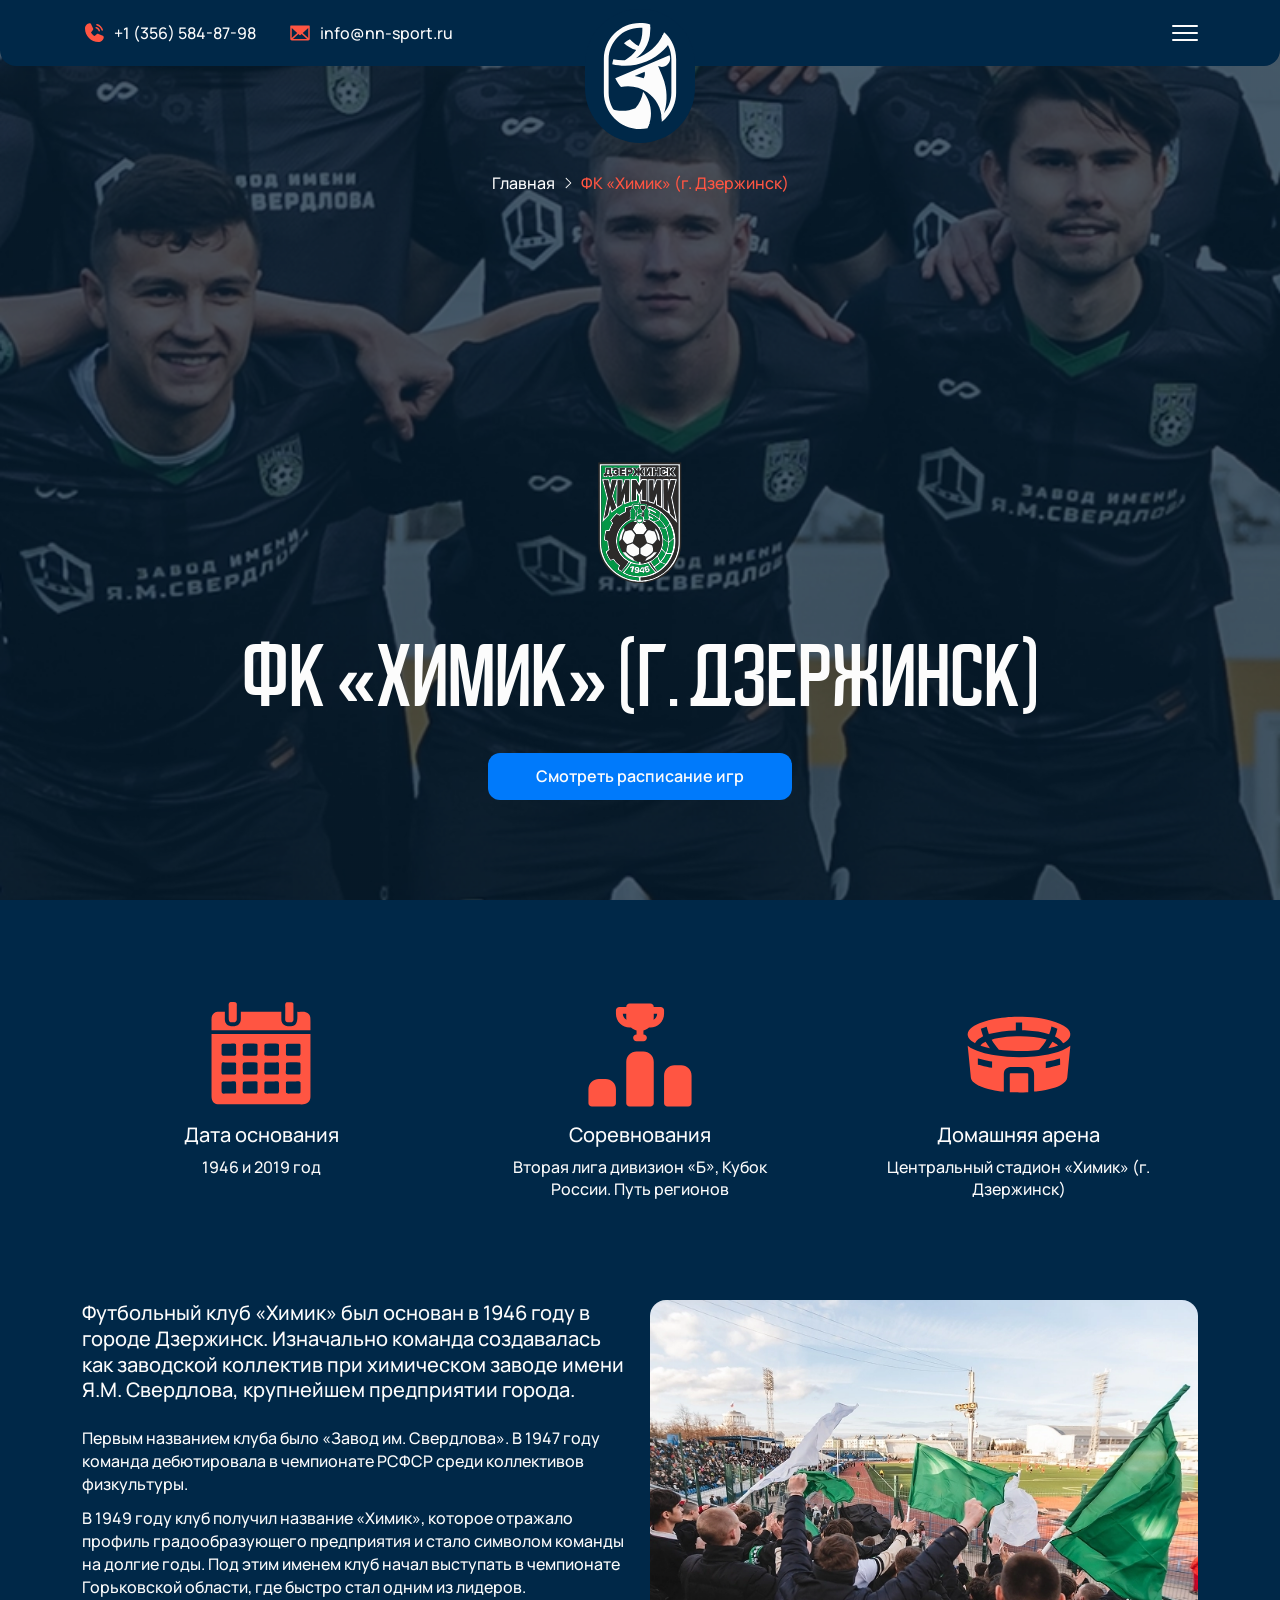
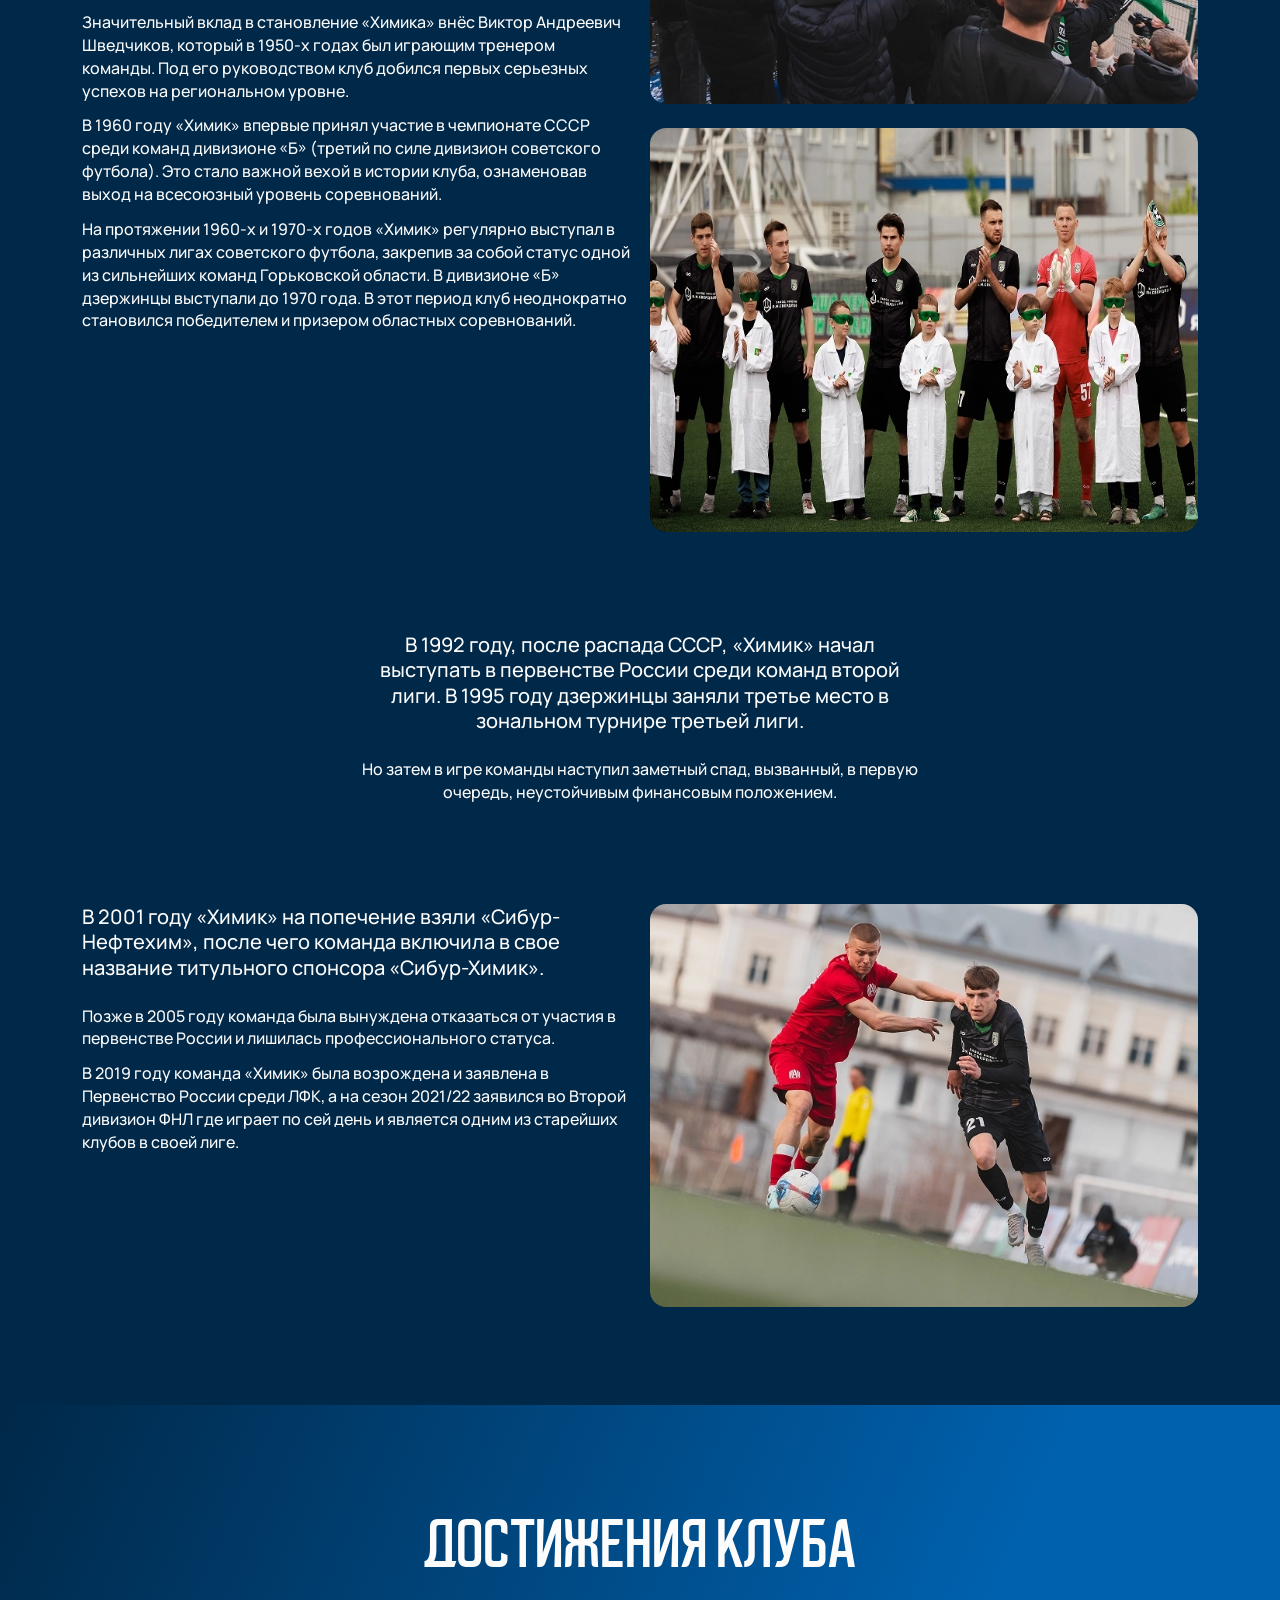
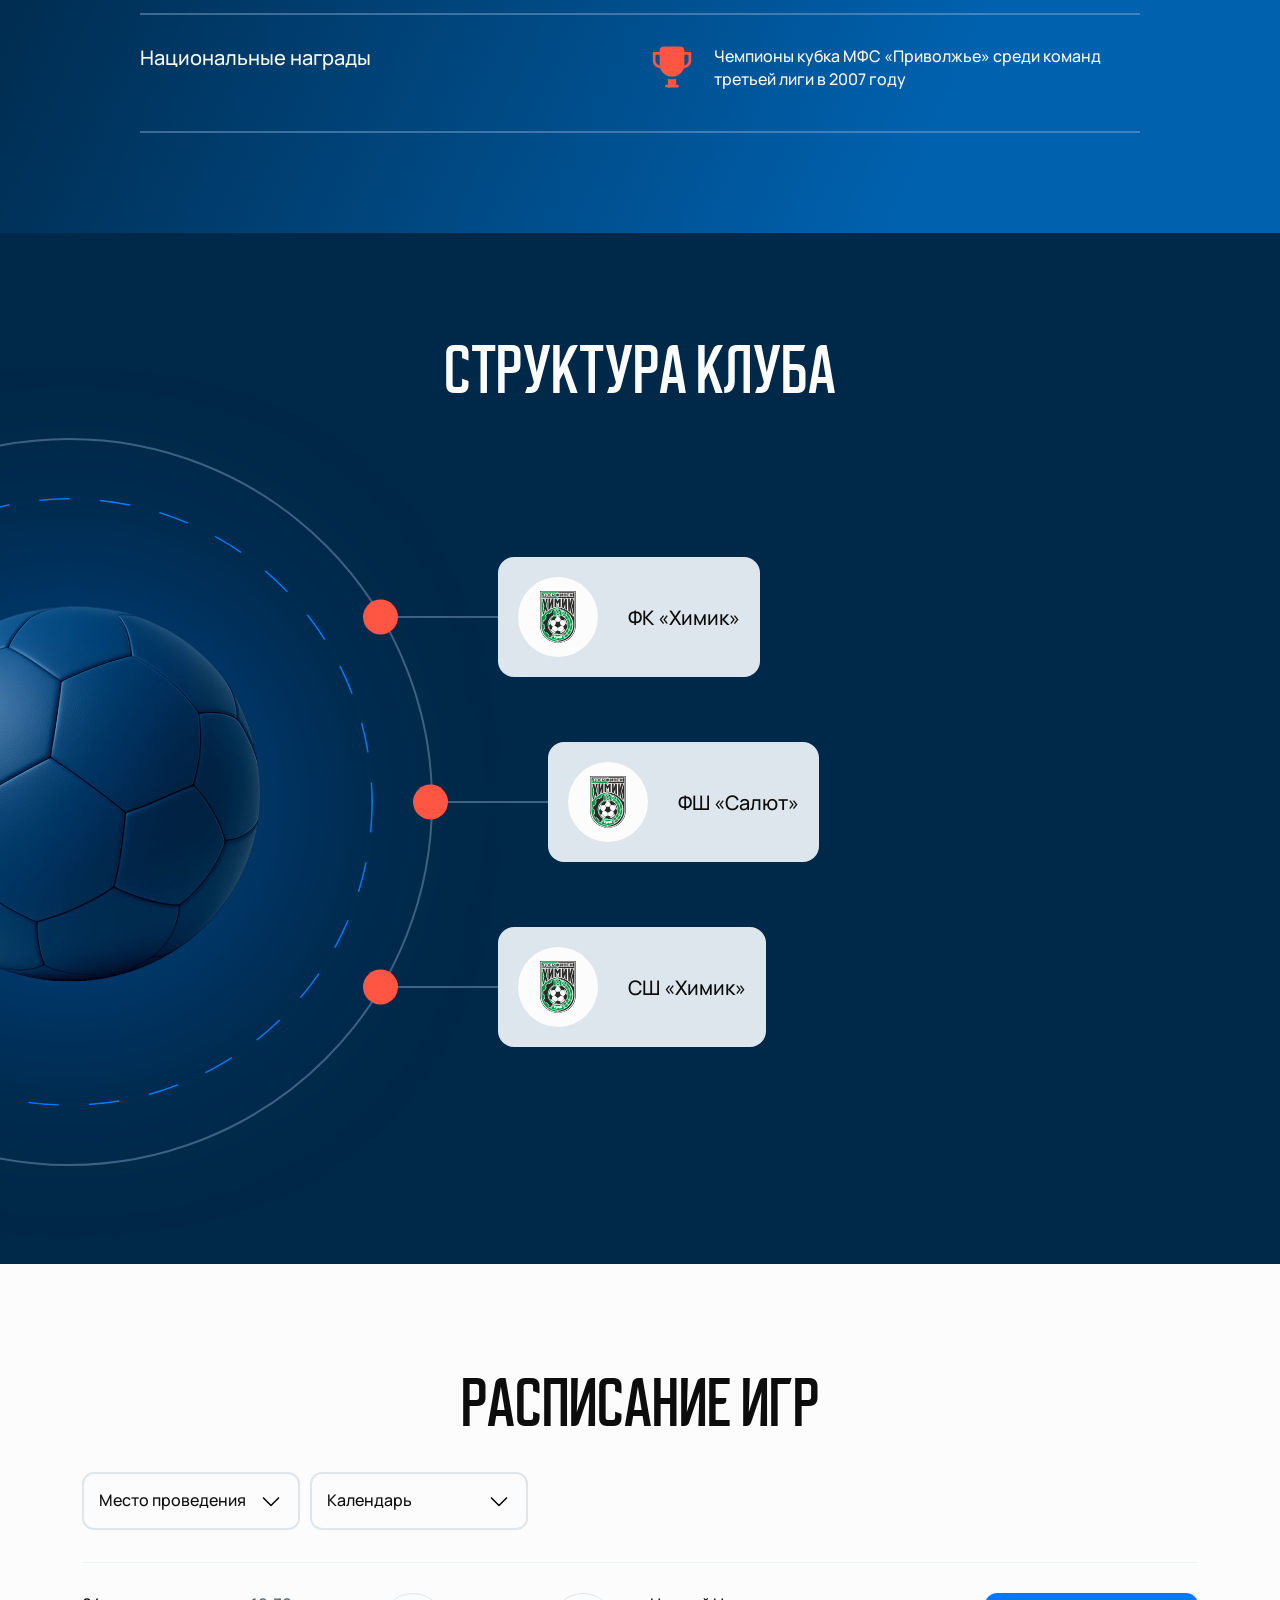
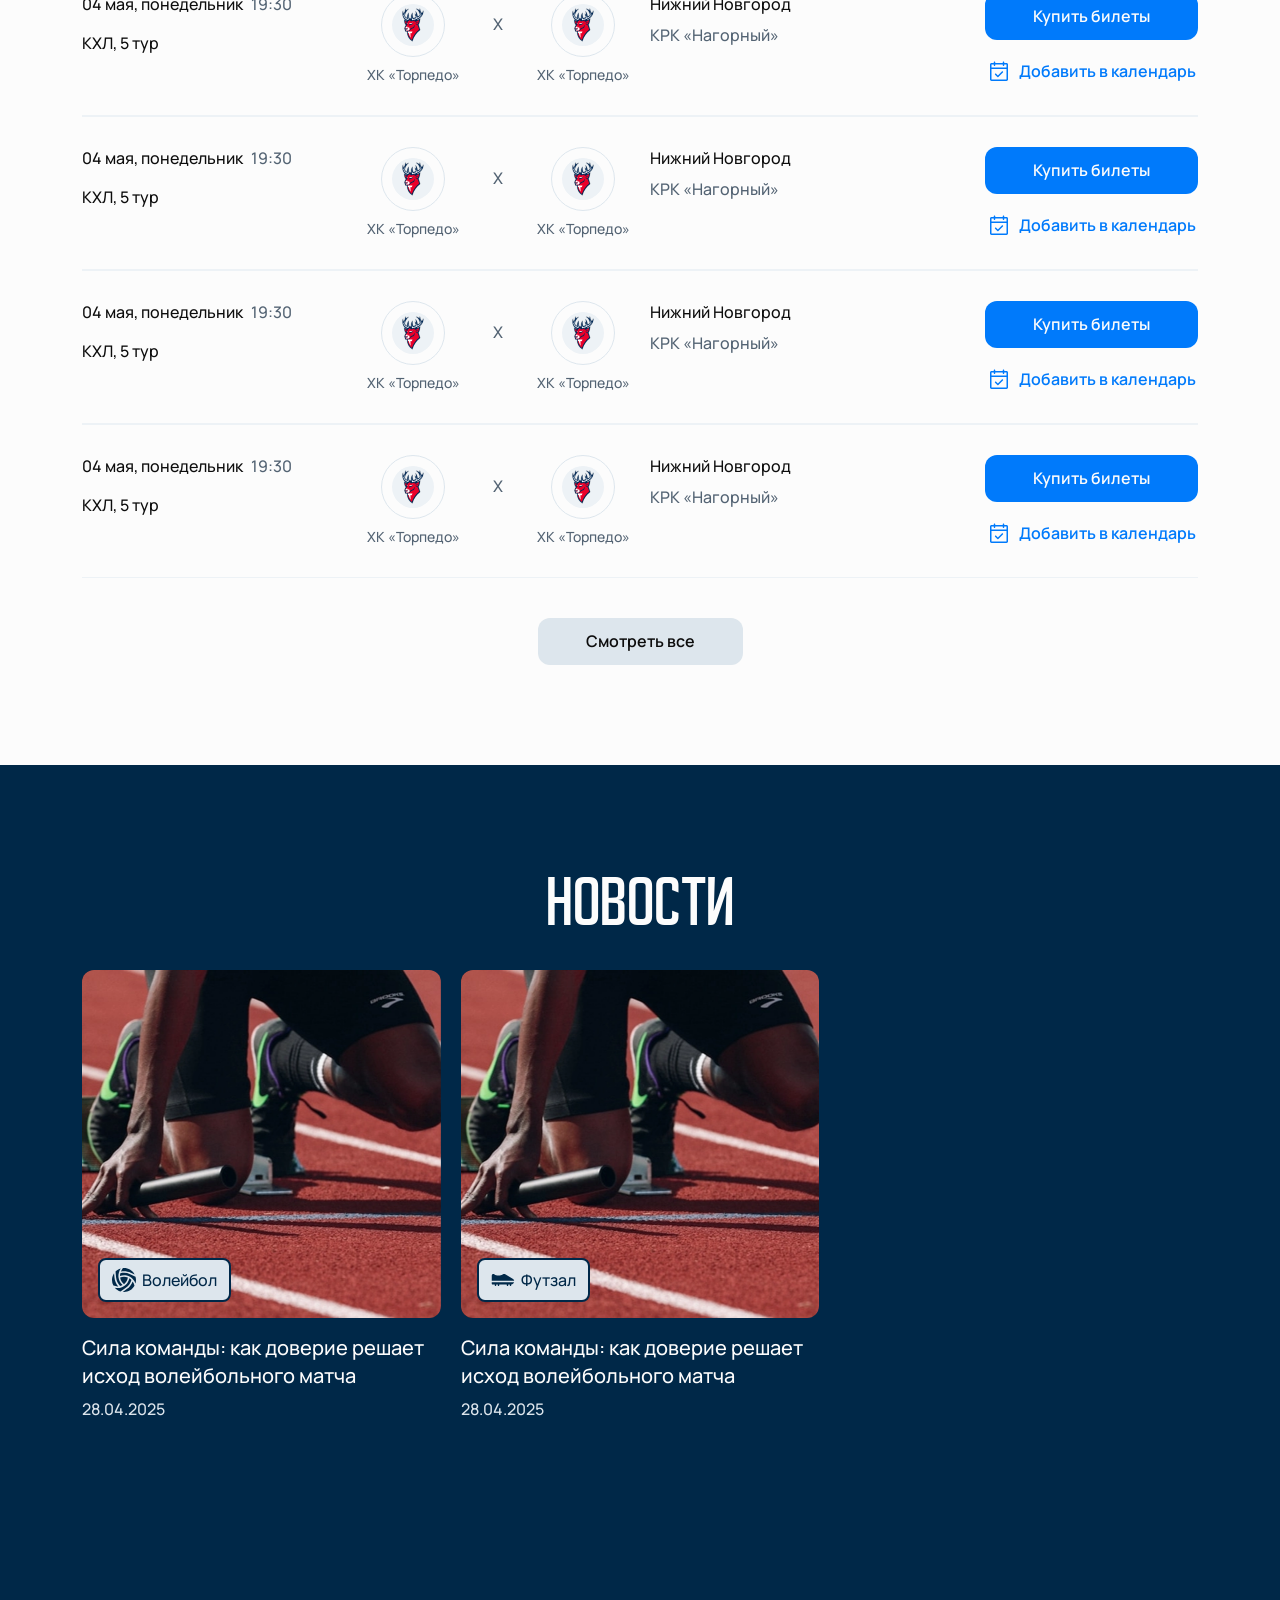
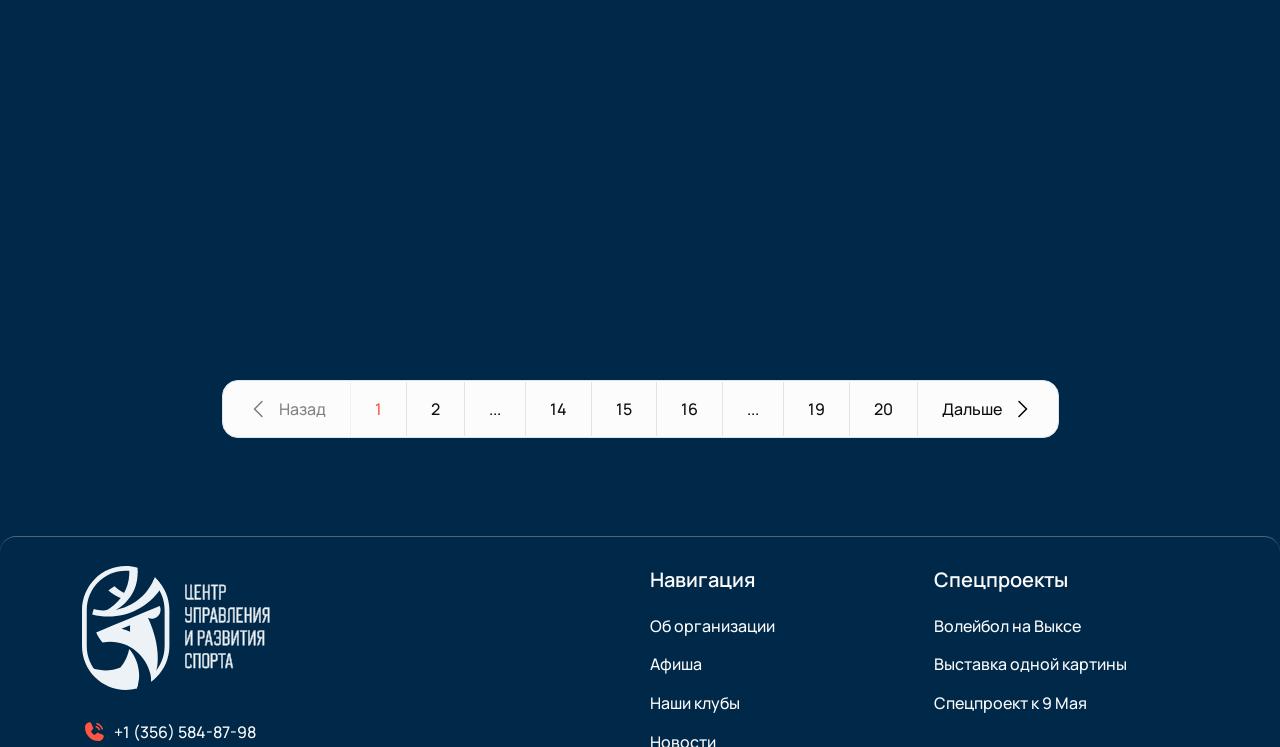
<file: fk-ximik.html>
<!DOCTYPE html>
<html lang="ru">

    <head>
    <meta charset="UTF-8">
    <meta http-equiv="X-UA-Compatible" content="IE=edge">
    <meta name="format-detection" content="telephone=no">
    <meta name="viewport" content="width=device-width, initial-scale=1">
    <link type="image/x-icon" rel="shortcut icon" href="img/favicon/favicon.ico">
    <link type="image/png" sizes="32x32" rel="icon" href="img/favicon/favicon-32x32.png">
    <link type="image/png" sizes="192x192" rel="icon" href="img/favicon/android-icon-192x192.png">
    <link sizes="120x120" rel="apple-touch-icon" href="img/favicon/apple-icon-120x120.png">
    <link sizes="180x180" rel="apple-touch-icon" href="img/favicon/apple-icon-180x180.png">
    <meta name="msapplication-TileImage" content="img/favicon/ms-icon-144x144.png">
    <meta name="theme-color" content="#ffffff">
    <link rel="preload" href="fonts/Manrope-Medium.woff2" as="font" type="font/woff2" crossorigin> 
    <link href="css/air-datepicker.css" type="text/css" rel="stylesheet">
    <link href="css/style.min.css" type="text/css" rel="stylesheet">
    <title>ФК «Химик» (г. Дзержинск)</title>
</head>

    <body class="no-scroll">
        <div class="preloader">
    <div class="preloader__item">
        <img src="img/svg/hockey-stadion.svg" alt>
    </div>
    <div class="preloader__item">
        <img src="img/svg/football-stadion.svg" alt>
    </div>
    <div class="preloader__item">
        <img src="img/svg/basketball-stadion.svg" alt>
    </div>
</div>
        <div class="wrap">
            <!--header-->

    
    <header class="header fixed-block">
        
        <div class="container">
            <div class="header__inner">
                <a href="main.html" class="header__logo">
                    <svg><use xlink:href="img/svg/sprite.svg#logo"></use></svg>
                </a>
                <div class="header__nav">
                    <div class="header__nav-inner">
                        <div class="container">
                            <nav class="header__menu">
                                <ul>
                                    <li><a href="#">
                                        <span>Об организации</span>
                                        <svg><use xlink:href="img/svg/sprite.svg#chevron-right"></use></svg>
                                    </a></li>
                                    <li><a href="#">
                                        <span>Афиша</span>
                                        <svg><use xlink:href="img/svg/sprite.svg#chevron-right"></use></svg>
                                    </a></li>
                                    <li><a href="#">
                                        <span>Наши клубы</span>
                                        <svg><use xlink:href="img/svg/sprite.svg#chevron-right"></use></svg>
                                    </a></li>
                                    <li><a href="#">
                                        <span>Новости</span>
                                        <svg><use xlink:href="img/svg/sprite.svg#chevron-right"></use></svg>
                                    </a></li>
                                    <li><a href="#">
                                        <span>Спецпроекты</span>
                                        <svg><use xlink:href="img/svg/sprite.svg#chevron-right"></use></svg>
                                    </a></li>
                                </ul>
                            </nav>
                            <div class="header__contacts header__contacts--mob">
                                <a href="tel:+13565848798" class="item-contact">
                                    <svg><use xlink:href="img/svg/sprite.svg#phone"></use></svg>
                                    <span>+1 (356) 584-87-98</span>
                                </a>
                                <a href="mailto:info@nn-sport.ru" class="item-contact">
                                    <svg><use xlink:href="img/svg/sprite.svg#message"></use></svg>
                                    <span>info@nn-sport.ru</span>
                                </a>
                            </div>
                        </div>
                    </div>
                </div>
                <div class="header__right">
                    <div class="header__contacts header__contacts--desktop">
                        <a href="tel:+13565848798" class="item-contact item-contact--phone">
                            <svg><use xlink:href="img/svg/sprite.svg#phone"></use></svg>
                            <span>+1 (356) 584-87-98</span>
                        </a>
                        <a href="mailto:info@nn-sport.ru" class="item-contact">
                            <svg><use xlink:href="img/svg/sprite.svg#message"></use></svg>
                            <span>info@nn-sport.ru</span>
                        </a>
                    </div>
                </div>
                <div role="button" class="icon-menu" aria-label="Открыть меню">
                    <span></span>
                    <span></span>
                    <span></span>
                </div>
            </div>
        </div>
    </header>
            <!--main-->
            <main class="main">
                <!--intro-->
                <section class="intro club-intro">
                    <div class="media-cover intro__bg">
                        <span class="media-cover-bg"></span>
                        <picture>
                            <source srcset="img/content/fk-ximik-intro.webp" type="image/webp" media="(min-width: 767.98px)">
                            <source srcset="img/content/fk-ximik-intro.jpg" media="(min-width: 767.98px)">
                            <source srcset="img/content/fk-ximik-intro-mob.webp" type="image/webp">
                            <source srcset="img/content/fk-ximik-intro-mob.jpg">
                            <img src="img/content/fk-ximik-intro.jpg" alt loading="lazy" data-animation="scaleUp">
                        </picture>
                    </div>
                    <div class="container intro__container">
                        <!--breadcrumbs-->
<div class="breadcrumbs">
    <div class="container">
        <ul>
            <li><a href="#" class="link">Главная</a></li>
            <li>ФК «Химик» (г. Дзержинск)</li>
        </ul>
    </div>
</div>
                        <div class="intro__content">
                            <img class="club-intro__logo" src="img/svg/clubs/fk-ximik.svg" alt>
                            <h1 class="h1 blur-text" data-animation="blurFadeUp">ФК «Химик» (г. Дзержинск)</h1>
                            <a href="#affiche-sec" class="btn main-btn js-anchor"><span>Смотреть расписание игр</span></a>
                        </div>
                    </div>
                </section>
                <!--club-info-->
                <div class="section section--dark club-info">
                    <div class="container">
                        <div class="stat-block grid-3col mb-120" data-animation="fadeUp">
                            <div class="stat-block__item">
                                <img src="img/svg/data.svg" alt>
                                <p class="h4">Дата основания</p>
                                <p class="h5">1946 и 2019 год</p>
                            </div>
                            <div class="stat-block__item">
                                <img src="img/svg/competition.svg" alt>
                                <p class="h4">Соревнования</p>
                                <p class="h5">Вторая лига дивизион «Б», Кубок России. Путь регионов</p>
                            </div>
                            <div class="stat-block__item">
                                <img src="img/svg/stadion.svg" alt>
                                <p class="h4">Домашняя арена</p>
                                <p class="h5">Центральный стадион «Химик» (г. Дзержинск)</p>
                            </div>
                        </div>
                        <div class="grid-2col mb-120 club-info__main" data-animation="fadeUp">
                            <div class="page-content">
                                <h3>Футбольный клуб «Химик» был основан в 1946 году в городе Дзержинск. Изначально команда создавалась как заводской коллектив при химическом
                                    заводе имени Я.М. Свердлова, крупнейшем предприятии города.</h3>
                                <p>Первым названием клуба было «Завод им. Свердлова». В 1947 году команда дебютировала в чемпионате РСФСР среди коллективов физкультуры.</p>
                                <p>В 1949 году клуб получил название «Химик», которое отражало профиль градообразующего предприятия и стало символом команды на долгие годы.
                                    Под этим именем клуб начал выступать в чемпионате Горьковской области, где быстро стал одним из лидеров.</p>
                                <p>Значительный вклад в становление «Химика» внёс Виктор Андреевич Шведчиков, который в 1950-х годах был играющим тренером команды. Под его
                                    руководством клуб добился первых серьезных успехов на региональном уровне.</p>
                                <p>В 1960 году «Химик» впервые принял участие в чемпионате СССР среди команд дивизионе «Б» (третий по силе дивизион советского футбола). Это
                                    стало важной вехой в истории клуба, ознаменовав выход на всесоюзный уровень соревнований.</p>
                                <p>На протяжении 1960-х и 1970-х годов «Химик» регулярно выступал в различных лигах советского футбола, закрепив за собой статус одной из
                                    сильнейших команд Горьковской области. В дивизионе «Б» дзержинцы выступали до 1970 года. В этот период клуб неоднократно становился
                                    победителем и призером областных соревнований.</p>
                            </div>
                            <div class="club-info__main-images">
                                <div class="media-el">
                                    <picture>
                                        <source srcset="img/content/fk-ximik-info-1.webp" type="image/webp" media="(min-width: 1450.98px)">
                                        <source srcset="img/content/fk-ximik-info-1.jpg" media="(min-width: 1450.98px)">
                                        <source srcset="img/content/fk-ximik-info-1-1280.webp" type="image/webp" media="(min-width: 767.98px)">
                                        <source srcset="img/content/fk-ximik-info-1-1280.jpg" media="(min-width: 767.98px)">
                                        <source srcset="img/content/fk-ximik-info-1-mob.webp" type="image/webp">
                                        <source srcset="img/content/fk-ximik-info-1-mob.jpg">
                                        <img src="img/content/fk-ximik-info-1.jpg" alt loading="lazy">
                                    </picture>
                                </div><div class="media-el">
                                    <picture>
                                        <source srcset="img/content/fk-ximik-info-2.webp" type="image/webp" media="(min-width: 1450.98px)">
                                        <source srcset="img/content/fk-ximik-info-2.jpg" media="(min-width: 1450.98px)">
                                        <source srcset="img/content/fk-ximik-info-2-1280.webp" type="image/webp" media="(min-width: 767.98px)">
                                        <source srcset="img/content/fk-ximik-info-2-1280.jpg" media="(min-width: 767.98px)">
                                        <source srcset="img/content/fk-ximik-info-2-mob.webp" type="image/webp">
                                        <source srcset="img/content/fk-ximik-info-2-mob.jpg">
                                        <img src="img/content/fk-ximik-info-2.jpg" alt loading="lazy">
                                    </picture>
                                </div>
                            </div>
                        </div>
                        <div class="page-content mb-120 width-6col" data-animation="fadeUp">
                            <h3>В 1992 году, после распада СССР, «Химик» начал выступать в первенстве России среди команд второй лиги. В 1995 году дзержинцы заняли третье
                                место в зональном турнире третьей лиги.</h3>
                            <p>Но затем в игре команды наступил заметный спад, вызванный, в первую очередь, неустойчивым финансовым положением. </p>
                        </div>
                        <div class="grid-2col club-info__main" data-animation="fadeUp">
                            <div class="page-content">
                                <h3>В 2001 году «Химик» на попечение взяли «Сибур-Нефтехим», после чего команда включила в свое название титульного спонсора
                                    «Сибур-Химик».</h3>
                                <p>Позже в 2005 году команда была вынуждена отказаться от участия в первенстве России и лишилась профессионального статуса.</p>
                                <p>В 2019 году команда «Химик» была возрождена и заявлена в Первенство России среди ЛФК, а на сезон 2021/22 заявился во Второй дивизион ФНЛ где
                                    играет по сей день и является одним из старейших клубов в своей лиге.</p>
                            </div>
                            <div class="media-el">
                                <picture>
                                    <source srcset="img/content/fk-ximik-info-3.webp" type="image/webp" media="(min-width: 1450.98px)">
                                    <source srcset="img/content/fk-ximik-info-3.jpg" media="(min-width: 1450.98px)">
                                    <source srcset="img/content/fk-ximik-info-3-1280.webp" type="image/webp" media="(min-width: 767.98px)">
                                    <source srcset="img/content/fk-ximik-info-3-1280.jpg" media="(min-width: 767.98px)">
                                    <source srcset="img/content/fk-ximik-info-3-mob.webp" type="image/webp">
                                    <source srcset="img/content/fk-ximik-info-3-mob.jpg">
                                    <img src="img/content/fk-ximik-info-3.jpg" alt loading="lazy">
                                </picture>
                            </div>
                        </div>
                    </div>
                </div>
                <!--club-achieve-->
                <section class="section club-achieve">
                    <div class="container">
                        <div class="sec-top">
                            <h2 class="blur-text" data-animation="blurFadeUp">Достижения клуба</h2>
                        </div>
                        <section class="club-achieve__sec" data-animation="fadeUp">
                            <h3>Национальные награды</h3>
                            <ul class="club-achieve__list">
                                <li>Чемпионы кубка МФС «Приволжье» среди команд третьей лиги в 2007 году</li>
                            </ul>
                        </section>
                    </div>
                </section>
                <!--structure-->
                <section class="section section--dark structure">
                    <div class="container">
                        <div class="sec-top">
                            <h2 class="blur-text" data-animation="blurFadeUp">Структура Клуба</h2>
                        </div>
                        <div class="structure__row">
                            <div class="structure__img">
                                <div class="media-contain">
                                    <picture><source srcset="img/structure-football.webp" type="image/webp"><img src="img/structure-football.png" alt></picture>
                                </div>
                            </div>
                            <div class="structure__items child-3">
                                <div class="item-structure" data-animation="fadeUp">
                                    <div class="media-contain"><img src="img/svg/clubs/fk-ximik.svg" alt></div>
                                    <p class="h4">ФК «Химик»</p>
                                </div>
                                <div class="item-structure" data-animation="fadeUp">
                                    <div class="media-contain"><img src="img/svg/clubs/fk-ximik.svg" alt></div>
                                    <p class="h4">ФШ «Салют»</p>
                                </div>
                                <div class="item-structure" data-animation="fadeUp">
                                    <div class="media-contain"><img src="img/svg/clubs/fk-ximik.svg" alt></div>
                                    <p class="h4">СШ «Химик»</p>
                                </div>
                            </div>
                        </div>
                    </div>
                </section>
                <!--affiche-->
<section class="section section--light affiche" id="affiche-sec">
    <div class="container">
        <div class="sec-top">
            <h2 class="blur-text" data-animation="blurFadeUp">Расписание игр</h2>
        </div>
        <div class="affiche__action">
            <div class="filter affiche__filter">
                <form class="filter__form">
                    <input type="hidden" data-datepicker-value>
                    <div class="dropdown">
                        <div class="dropdown__header" data-animation="fadeRight">
                            <span>Место проведения</span>
                            <svg><use xlink:href="img/svg/sprite.svg#chevron-bot"></use></svg>
                        </div>
                        <div class="dropdown__body">
                            <div class="custom-scroll">
                                <label class="item-checkbox">
                                    <input type="checkbox" data-id="filter[18]">
                                    <span>Домашняя игра</span>
                                </label>
                                <label class="item-checkbox">
                                    <input type="checkbox" data-id="filter[19]">
                                    <span>Выезд</span>
                                </label>
                            </div>
                        </div>
                    </div>
                    <div class="dropdown">
                        <div class="dropdown__header" data-animation="fadeRight">
                            <span>Календарь</span>
                            <svg><use xlink:href="img/svg/sprite.svg#chevron-bot"></use></svg>
                        </div>
                        <div class="dropdown__body">
                            <div class="custom-scroll">
                                <div class="datepicker"></div>
                            </div>
                        </div>
                    </div>
                </form>
                <div class="filter__selected">
                    <ul class="filter__selected-items"></ul>
                </div>
            </div>
        </div>
        <div class="affiche__wrapper">
            <div class="affiche__items">
                <!--item-affiche-->
<div class="item-affiche" data-animation="fadeUp">
    <div class="item-affiche__date">
        <span>04 мая, понедельник</span>
        <span class="item-affiche__time">19:30</span>
    </div>
    <div class="item-affiche__clubs">
        <div class="item-affiche__club">
            <div class="item-affiche__club-logo">
                <img src="img/svg/clubs/torpedo.svg" alt="ХК «Торпедо»">
            </div>
            <p class="item-affiche__club-name">ХК «Торпедо»</p>
        </div>
        <span class="item-affiche__club-separator">Х</span>
        <div class="item-affiche__club">
            <div class="item-affiche__club-logo">
                <img src="img/svg/clubs/torpedo.svg" alt="ХК «Торпедо»">
            </div>
            <p class="item-affiche__club-name">ХК «Торпедо»</p>
        </div>
    </div>
    <div class="item-affiche__tour">КХЛ, 5 тур</div>
    <div class="item-affiche__place">
        <span class="item-affiche__place-city">Нижний Новгород</span>
        <div class="item-affiche__place-stadion">КРК «Нагорный»</div>        
    </div>
    <div class="item-affiche__btns">
        <button class="btn main-btn"><span>Купить билеты</span></button>
        <button class="btn text-btn">
            <svg><use xlink:href="img/svg/sprite.svg#calendar"></use></svg>
            <span>Добавить в календарь</span>
        </button>
    </div>
</div>
                <!--item-affiche-->
<div class="item-affiche" data-animation="fadeUp">
    <div class="item-affiche__date">
        <span>04 мая, понедельник</span>
        <span class="item-affiche__time">19:30</span>
    </div>
    <div class="item-affiche__clubs">
        <div class="item-affiche__club">
            <div class="item-affiche__club-logo">
                <img src="img/svg/clubs/torpedo.svg" alt="ХК «Торпедо»">
            </div>
            <p class="item-affiche__club-name">ХК «Торпедо»</p>
        </div>
        <span class="item-affiche__club-separator">Х</span>
        <div class="item-affiche__club">
            <div class="item-affiche__club-logo">
                <img src="img/svg/clubs/torpedo.svg" alt="ХК «Торпедо»">
            </div>
            <p class="item-affiche__club-name">ХК «Торпедо»</p>
        </div>
    </div>
    <div class="item-affiche__tour">КХЛ, 5 тур</div>
    <div class="item-affiche__place">
        <span class="item-affiche__place-city">Нижний Новгород</span>
        <div class="item-affiche__place-stadion">КРК «Нагорный»</div>        
    </div>
    <div class="item-affiche__btns">
        <button class="btn main-btn"><span>Купить билеты</span></button>
        <button class="btn text-btn">
            <svg><use xlink:href="img/svg/sprite.svg#calendar"></use></svg>
            <span>Добавить в календарь</span>
        </button>
    </div>
</div>
                <!--item-affiche-->
<div class="item-affiche" data-animation="fadeUp">
    <div class="item-affiche__date">
        <span>04 мая, понедельник</span>
        <span class="item-affiche__time">19:30</span>
    </div>
    <div class="item-affiche__clubs">
        <div class="item-affiche__club">
            <div class="item-affiche__club-logo">
                <img src="img/svg/clubs/torpedo.svg" alt="ХК «Торпедо»">
            </div>
            <p class="item-affiche__club-name">ХК «Торпедо»</p>
        </div>
        <span class="item-affiche__club-separator">Х</span>
        <div class="item-affiche__club">
            <div class="item-affiche__club-logo">
                <img src="img/svg/clubs/torpedo.svg" alt="ХК «Торпедо»">
            </div>
            <p class="item-affiche__club-name">ХК «Торпедо»</p>
        </div>
    </div>
    <div class="item-affiche__tour">КХЛ, 5 тур</div>
    <div class="item-affiche__place">
        <span class="item-affiche__place-city">Нижний Новгород</span>
        <div class="item-affiche__place-stadion">КРК «Нагорный»</div>        
    </div>
    <div class="item-affiche__btns">
        <button class="btn main-btn"><span>Купить билеты</span></button>
        <button class="btn text-btn">
            <svg><use xlink:href="img/svg/sprite.svg#calendar"></use></svg>
            <span>Добавить в календарь</span>
        </button>
    </div>
</div>
                <!--item-affiche-->
<div class="item-affiche" data-animation="fadeUp">
    <div class="item-affiche__date">
        <span>04 мая, понедельник</span>
        <span class="item-affiche__time">19:30</span>
    </div>
    <div class="item-affiche__clubs">
        <div class="item-affiche__club">
            <div class="item-affiche__club-logo">
                <img src="img/svg/clubs/torpedo.svg" alt="ХК «Торпедо»">
            </div>
            <p class="item-affiche__club-name">ХК «Торпедо»</p>
        </div>
        <span class="item-affiche__club-separator">Х</span>
        <div class="item-affiche__club">
            <div class="item-affiche__club-logo">
                <img src="img/svg/clubs/torpedo.svg" alt="ХК «Торпедо»">
            </div>
            <p class="item-affiche__club-name">ХК «Торпедо»</p>
        </div>
    </div>
    <div class="item-affiche__tour">КХЛ, 5 тур</div>
    <div class="item-affiche__place">
        <span class="item-affiche__place-city">Нижний Новгород</span>
        <div class="item-affiche__place-stadion">КРК «Нагорный»</div>        
    </div>
    <div class="item-affiche__btns">
        <button class="btn main-btn"><span>Купить билеты</span></button>
        <button class="btn text-btn">
            <svg><use xlink:href="img/svg/sprite.svg#calendar"></use></svg>
            <span>Добавить в календарь</span>
        </button>
    </div>
</div>
            </div>
        </div>
        <div class="sec-bottom">
            <a href="#" class="btn secondary-btn" target="_blank">
                <span>Смотреть все</span>
            </a>
        </div>
    </div>
</section>
                 <!--news-->
<section class="section section--dark news">
    <div class="container">
        <div class="sec-top">
            <h2 class="blur-text" data-animation="blurFadeUp">Новости</h2>
        </div>
        <div class="news__wrapper">
            <div class="news__items">
                <!--news-article-->
<article class="news-article" data-animation="fadeUp">
    <div class="news-article__preview">
        <a href="#" class="media-cover">
            <picture>
                <source srcset="img/content/news-3.webp" type="image/webp" media="(min-width: 1280.98px)">
                <source srcset="img/content/news-3.jpg" media="(min-width: 1280.98px)">
                <source srcset="img/content/news-3-1280.webp" type="image/webp">
                <source srcset="img/content/news-3-1280.jpg">
                <img src="img/content/news-3.jpg" alt loading="lazy" class="scaleUp">
            </picture>
        </a>
        <div class="page-tags">
            <a href="#" class="page-tags__item">
                <img src="img/svg/icons/volleyball.svg" alt="Волейбол">
                Волейбол
            </a>
        </div>
    </div>
    <div class="news-article__content">
        <h5><a href="#">Сила команды: как доверие решает исход волейбольного матча</a></h5>
        <span class="news-article__date">28.04.2025</span>
    </div>
</article>
                <!--news-article-->
<article class="news-article" data-animation="fadeUp">
    <div class="news-article__preview">
        <a href="#" class="media-cover">
            <picture>
                <source srcset="img/content/news-3.webp" type="image/webp" media="(min-width: 1280.98px)">
                <source srcset="img/content/news-3.jpg" media="(min-width: 1280.98px)">
                <source srcset="img/content/news-3-1280.webp" type="image/webp">
                <source srcset="img/content/news-3-1280.jpg">
                <img src="img/content/news-3.jpg" alt loading="lazy" class="scaleUp">
            </picture>
        </a>
        <div class="page-tags">
            <a href="#" class="page-tags__item">
                <img src="img/svg/icons/futsal.svg" alt="Футзал">
                Футзал
            </a>
        </div>
    </div>
    <div class="news-article__content">
        <h5><a href="#">Сила команды: как доверие решает исход волейбольного матча</a></h5>
        <span class="news-article__date">28.04.2025</span>
    </div>
</article>
                <!--news-article-->
<article class="news-article" data-animation="fadeUp">
    <div class="news-article__preview">
        <a href="#" class="media-cover">
            <picture>
                <source srcset="img/content/news-3.webp" type="image/webp" media="(min-width: 1280.98px)">
                <source srcset="img/content/news-3.jpg" media="(min-width: 1280.98px)">
                <source srcset="img/content/news-3-1280.webp" type="image/webp">
                <source srcset="img/content/news-3-1280.jpg">
                <img src="img/content/news-3.jpg" alt loading="lazy" class="scaleUp">
            </picture>
        </a>
        <div class="page-tags">
            <a href="#" class="page-tags__item">
                <img src="img/svg/icons/basketball.svg" alt="Баскетбол">
                Баскетбол
            </a>
        </div>
    </div>
    <div class="news-article__content">
        <h5><a href="#">Сила команды: как доверие решает исход волейбольного матча</a></h5>
        <span class="news-article__date">28.04.2025</span>
    </div>
</article>
                <!--news-article-->
<article class="news-article" data-animation="fadeUp">
    <div class="news-article__preview">
        <a href="#" class="media-cover">
            <picture>
                <source srcset="img/content/news-3.webp" type="image/webp" media="(min-width: 1280.98px)">
                <source srcset="img/content/news-3.jpg" media="(min-width: 1280.98px)">
                <source srcset="img/content/news-3-1280.webp" type="image/webp">
                <source srcset="img/content/news-3-1280.jpg">
                <img src="img/content/news-3.jpg" alt loading="lazy" class="scaleUp">
            </picture>
        </a>
        <div class="page-tags">
            <a href="#" class="page-tags__item">
                <img src="img/svg/icons/bandy.svg" alt="Хоккей с мячом">
                Хоккей с мячом
            </a>
        </div>
    </div>
    <div class="news-article__content">
        <h5><a href="#">Сила команды: как доверие решает исход волейбольного матча</a></h5>
        <span class="news-article__date">28.04.2025</span>
    </div>
</article>
                <!--news-article-->
<article class="news-article" data-animation="fadeUp">
    <div class="news-article__preview">
        <a href="#" class="media-cover">
            <picture>
                <source srcset="img/content/news-3.webp" type="image/webp" media="(min-width: 1280.98px)">
                <source srcset="img/content/news-3.jpg" media="(min-width: 1280.98px)">
                <source srcset="img/content/news-3-1280.webp" type="image/webp">
                <source srcset="img/content/news-3-1280.jpg">
                <img src="img/content/news-3.jpg" alt loading="lazy" class="scaleUp">
            </picture>
        </a>
        <div class="page-tags">
            <a href="#" class="page-tags__item">
                <img src="img/svg/icons/volleyball.svg" alt="Волейбол">
                Волейбол
            </a>
        </div>
    </div>
    <div class="news-article__content">
        <h5><a href="#">Сила команды: как доверие решает исход волейбольного матча</a></h5>
        <span class="news-article__date">28.04.2025</span>
    </div>
</article>
                <!--news-article-->
<article class="news-article" data-animation="fadeUp">
    <div class="news-article__preview">
        <a href="#" class="media-cover">
            <picture>
                <source srcset="img/content/news-3.webp" type="image/webp" media="(min-width: 1280.98px)">
                <source srcset="img/content/news-3.jpg" media="(min-width: 1280.98px)">
                <source srcset="img/content/news-3-1280.webp" type="image/webp">
                <source srcset="img/content/news-3-1280.jpg">
                <img src="img/content/news-3.jpg" alt loading="lazy" class="scaleUp">
            </picture>
        </a>
        <div class="page-tags">
            <a href="#" class="page-tags__item">
                <img src="img/svg/icons/hockey.svg" alt="Хоккей">
                Хоккей
            </a>
        </div>
    </div>
    <div class="news-article__content">
        <h5><a href="#">Сила команды: как доверие решает исход волейбольного матча</a></h5>
        <span class="news-article__date">28.04.2025</span>
    </div>
</article>
            </div>
            
<!--pagination-->
<div class="page-navigation">
    <nav class="pagination">
        <a class="pagination__btn prev disabled" href="#">
            <svg><use href="img/svg/sprite.svg#chevron-left"></use></svg>
            <span>Назад</span>
        </a>
        <a class="pagination__link current" href="#">1</a>
        <a class="pagination__link" href="#">2</a>
        <span class="pagination__item">...</span>
        <a class="pagination__link" href="#">14</a>
        <a class="pagination__link" href="#">15</a>
        <a class="pagination__link" href="#">16</a>
        <span class="pagination__item">...</span>
        <a class="pagination__link" href="#">19</a>
        <a class="pagination__link" href="#">20</a>
        <a class="pagination__btn next" href="#">
            <span>Дальше</span>
            <svg><use href="img/svg/sprite.svg#chevron-right"></use></svg>
        </a>
    </nav>
</div>

        </div>
    </div>
</section>
            </main>
            <!--footer-->

    
    <footer class="footer">
        
        <div class="container">
            <div class="footer__top">
                <div class="footer__main">
                    <div class="footer__logo">
                        <img src="img/svg/logo-full.svg" alt="ЦУРС">
                    </div>
                    <div class="footer__contacts">
                        <a href="tel:+13565848798" class="item-contact">
                            <svg><use xlink:href="img/svg/sprite.svg#phone"></use></svg>
                            <span>+1 (356) 584-87-98</span>
                        </a>
                        <a href="mailto:info@nn-sport.ru" class="item-contact">
                            <svg><use xlink:href="img/svg/sprite.svg#message"></use></svg>
                            <span>info@nn-sport.ru</span>
                        </a>
                    </div>
                </div>
                <div class="footer__navs">
                    <nav class="footer__nav">
                        <p class="footer__nav-header">Навигация</p>
                        <ul>
                            <li><a href="#">Об организации</a></li>
                            <li><a href="#">Афиша</a></li>
                            <li><a href="#">Наши клубы</a></li>
                            <li><a href="#">Новости</a></li>
                            <li><a href="#">Спецпроекты</a></li>
                        </ul>
                    </nav>
                    <nav class="footer__nav">
                        <p><p class="footer__nav-header">Спецпроекты</p></p>
                        <ul>
                            <li><a href="#">Волейбол на Выксе</a></li>
                            <li><a href="#">Выставка одной картины</a></li>
                            <li><a href="#">Спецпроект к 9 Мая</a></li>
                        </ul>
                    </nav>
                </div>
            </div>
            <div class="footer__bottom">
                <p class="footer__copy">© 2025. Центр управления и развития спорта в Нижегородской области</p>
                <div class="footer__info">
                    <a href="#">Реквизиты организации</a>
                    <a href="#">Политика конфиденциальности</a>
                </div>
            </div>
        </div>
    </footer>
            <!--cookie-->
<div class="cookie fixed-block" id="cookie-popup">
    <div class="cookie__inner">
        <div class="cookie__content">
            <p>Наш сайт использует файлы cookie для улучшения работы, персонализации контента и проведения аналитики. Продолжая использовать сайт, вы соглашаетесь на использование cookie в соответствии с нашей <a href="#" target="_blank">Политикой конфиденциальности</a>.</p>
        </div>
        <div class="cookie__btns">
            <button class="btn main-btn" onclick="unshowCookie()"><span>Ок</span></button>
        </div>
    </div>
</div>
<!--review-mod-->
<modal class="custom-scroll modal review-mod" id="review-mod">
    <div class="modal__content">
        <button type="button" class="btn btn-cross modal__close"></button>
        <div class="modal__top">
            <h4 class="modal__title">Заполните форму ниже</h4>
        </div>
        <form class="form" onsubmit="event.preventDefault();formReset(this);openSuccessMod()">
            <div class="form__items">
                <div class="form__grid">
                    <label class="item-form">
                        <span class="item-form__lbl">ФИО<span aria-hidden="true">*</span></span>
                        <input type="text" placeholder="ФИО" aria-required="true">
                        <span data-error></span>
                    </label>
                    <label class="item-form">
                        <span class="item-form__lbl">Почта<span aria-hidden="true">*</span></span>
                        <input type="text" placeholder="Почта" aria-required="true">
                        <span data-error></span>
                    </label>
                </div>
                <label class="item-form">
                    <span class="item-form__lbl">Отзыв<span aria-hidden="true">*</span></span>
                    <textarea type="text" placeholder="Отзыв" aria-required="true"
                        oninput="this.style.height = '';this.style.height = this.scrollHeight + 'px'"></textarea>
                    <span data-error></span>
                </label>
            </div>
            <label class="item-checkbox">
                <input type="checkbox">
                <span>Я даю согласие на <a href="#" target="_blank">обработку персональных данных</a></span>
            </label>
            <div class="form__footer">
                <button type="submit" class="btn main-btn"><span>Отправить</span></button>
            </div>
        </form>
    </div>
</modal>
<!--success-mod-->
<div class="custom-scroll modal success-mod" id="success-mod">
    <div class="modal__content">
        <button type="button" class="btn btn-cross modal__close"></button>
        <div class="modal__top">
            <h4 class="modal__title"></h4>
        </div>
        <p></p>
        <button type="button" class="btn main-btn modal__close"><span>Закрыть</span></button>
    </div>
</div>
<!--error-mod-->
<div class="custom-scroll modal error-mod" id="error-mod">
    <div class="modal__content">
        <button type="button" class="btn btn-cross modal__close"></button>
        <div class="modal__top">
            <h4 class="modal__title"></h4>
        </div>
        <p></p>
        <button type="button" class="btn main-btn modal__close"><span>Закрыть</span></button>
    </div>
</div>
        </div>
        <!--scripts-->
<script src="js/libs/gsap.min.js"></script>
<script src="js/libs/ScrollTrigger.min.js"></script>
<script src="js/libs/inputmask.min.js"></script>
<script src="js/libs/swiper.min.js"></script>
<script src="js/libs/air-datepicker.min.js"></script>
<script src="js/libs/html2pdf.min.js"></script>
<script src="js/main.js"></script>
    </body>

</html>
</file>
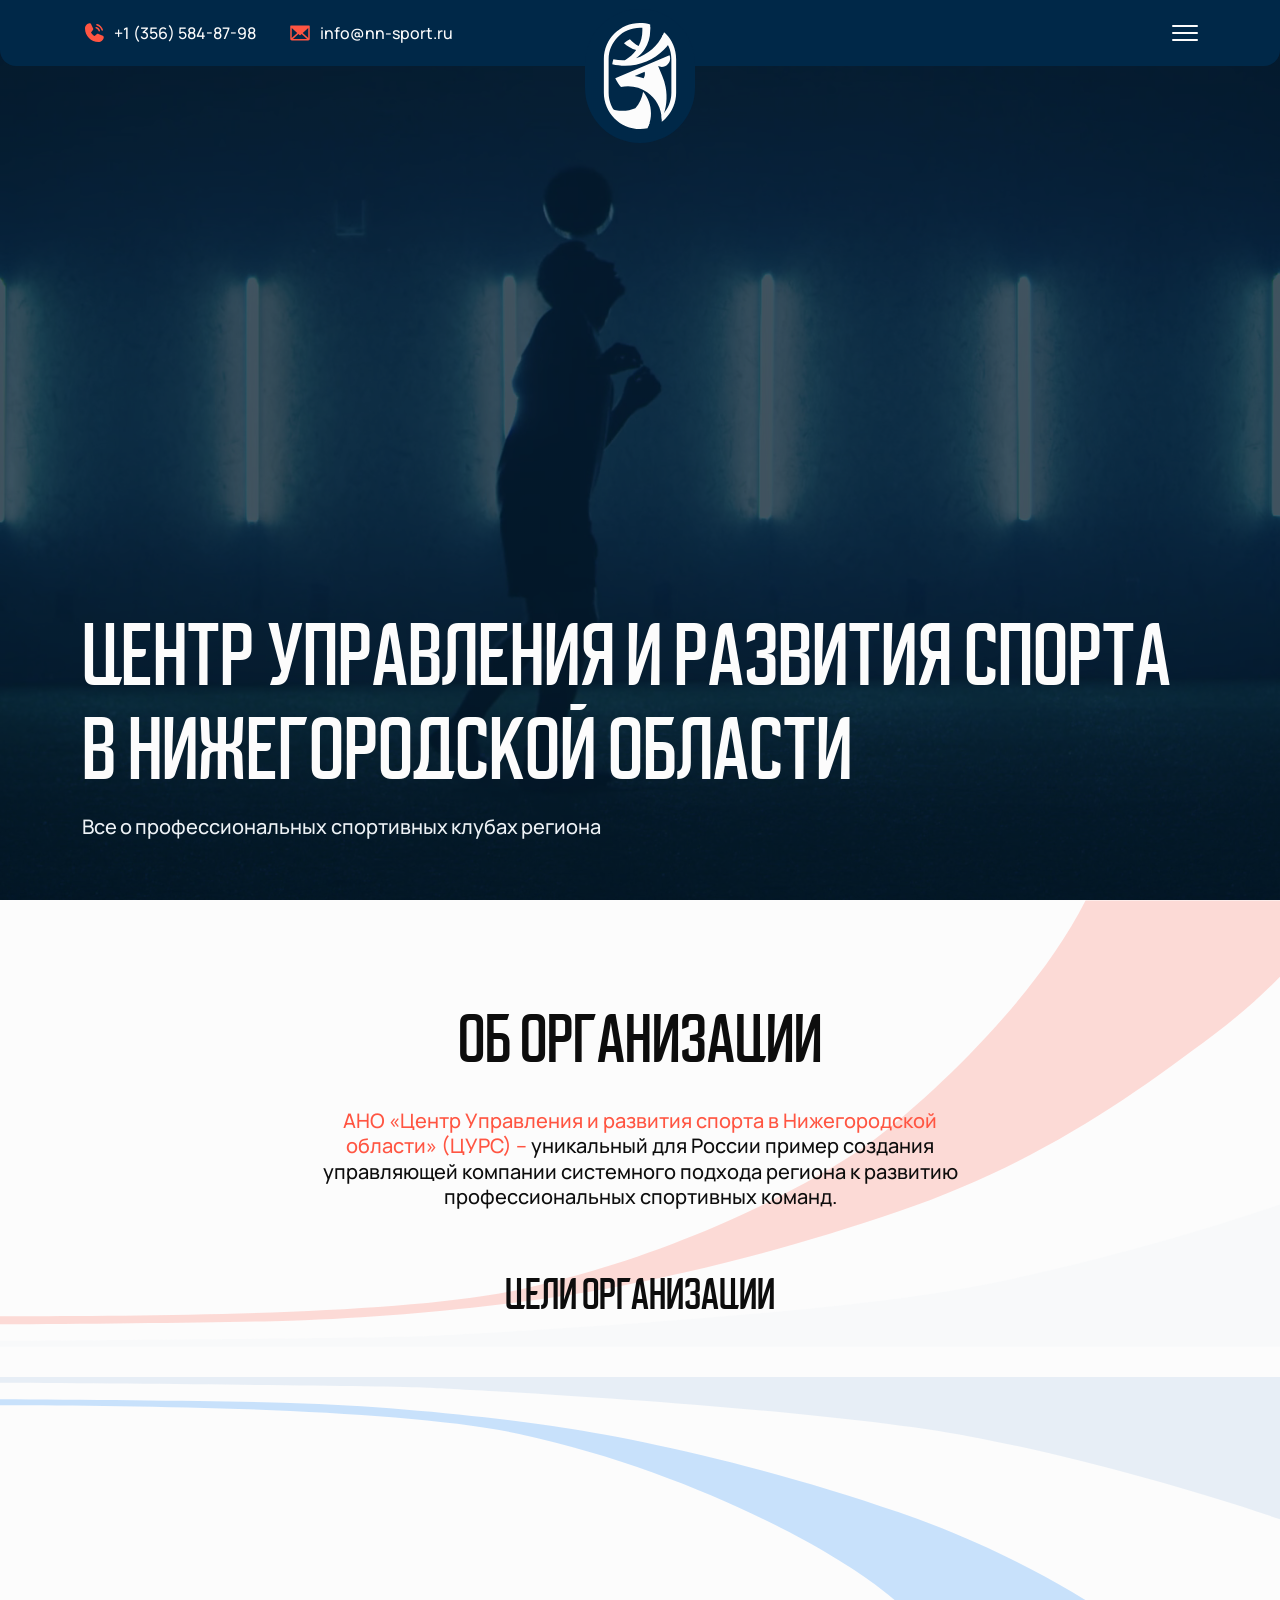
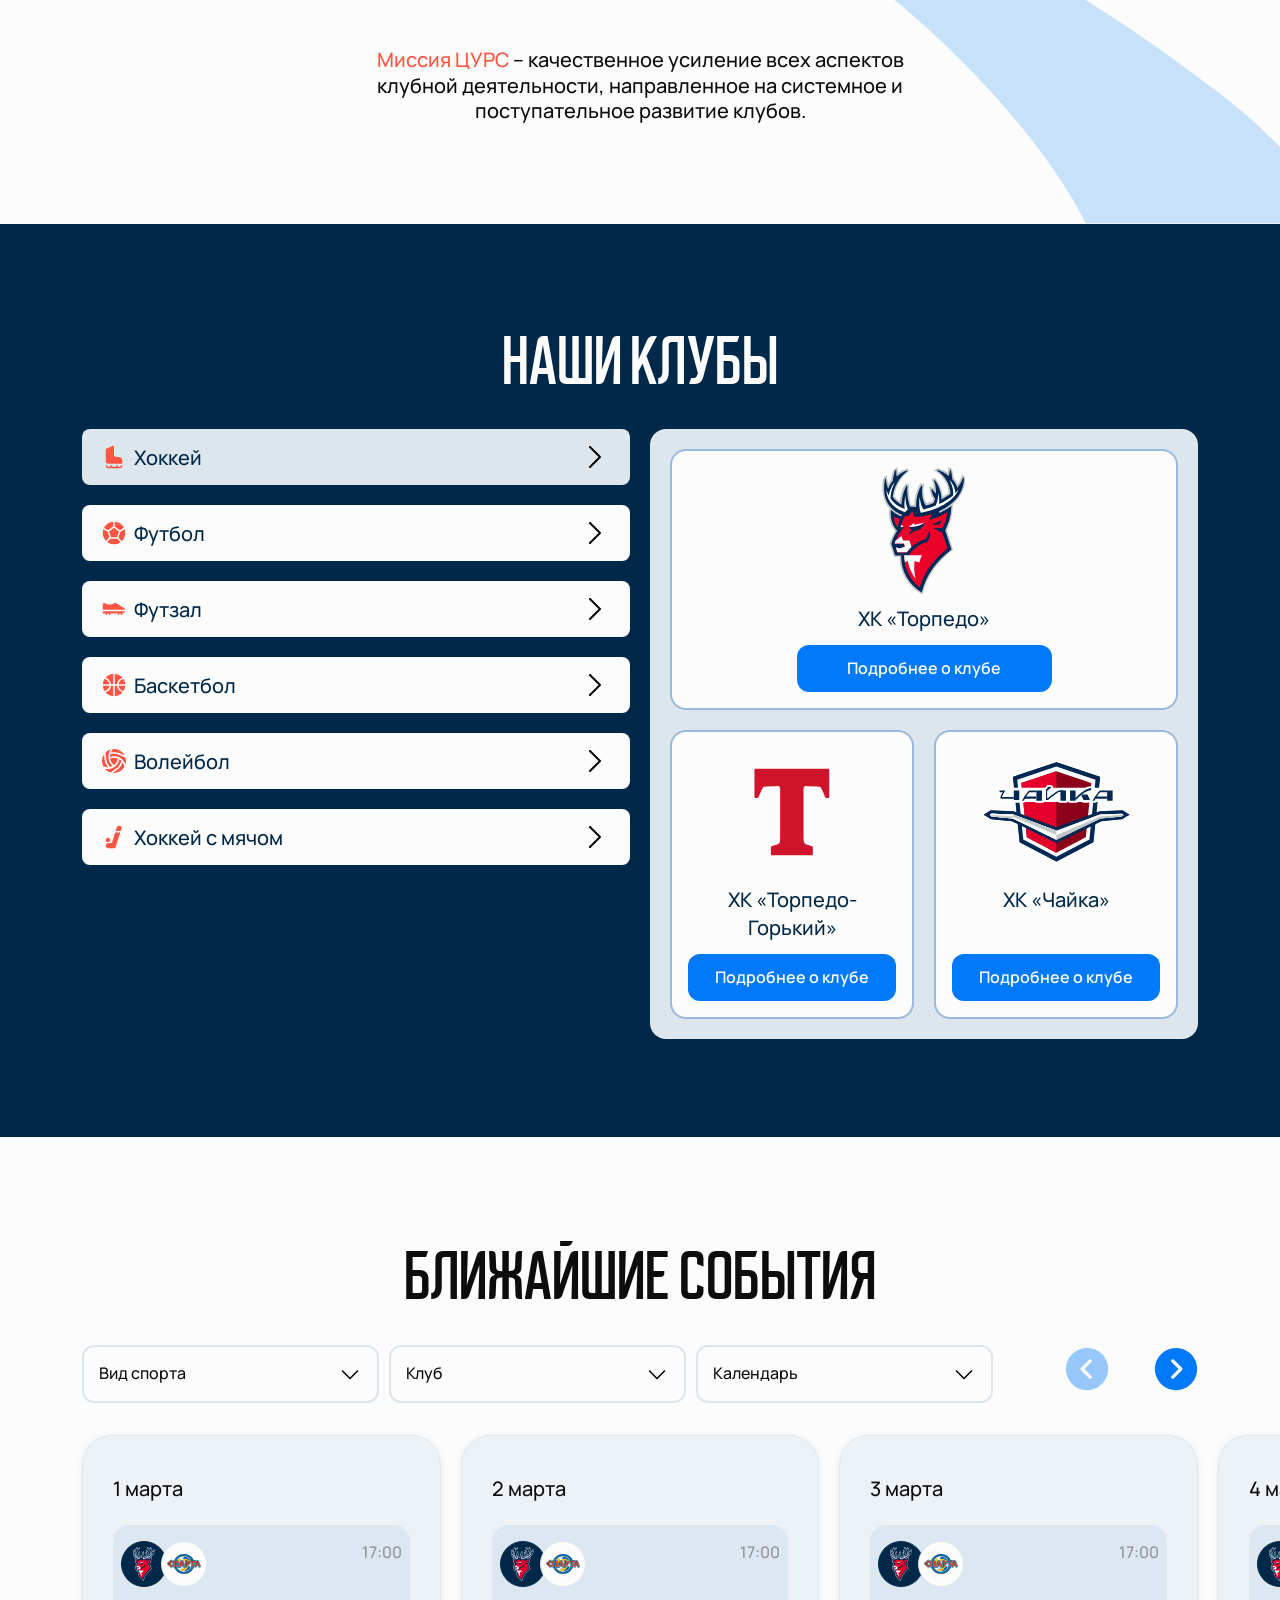
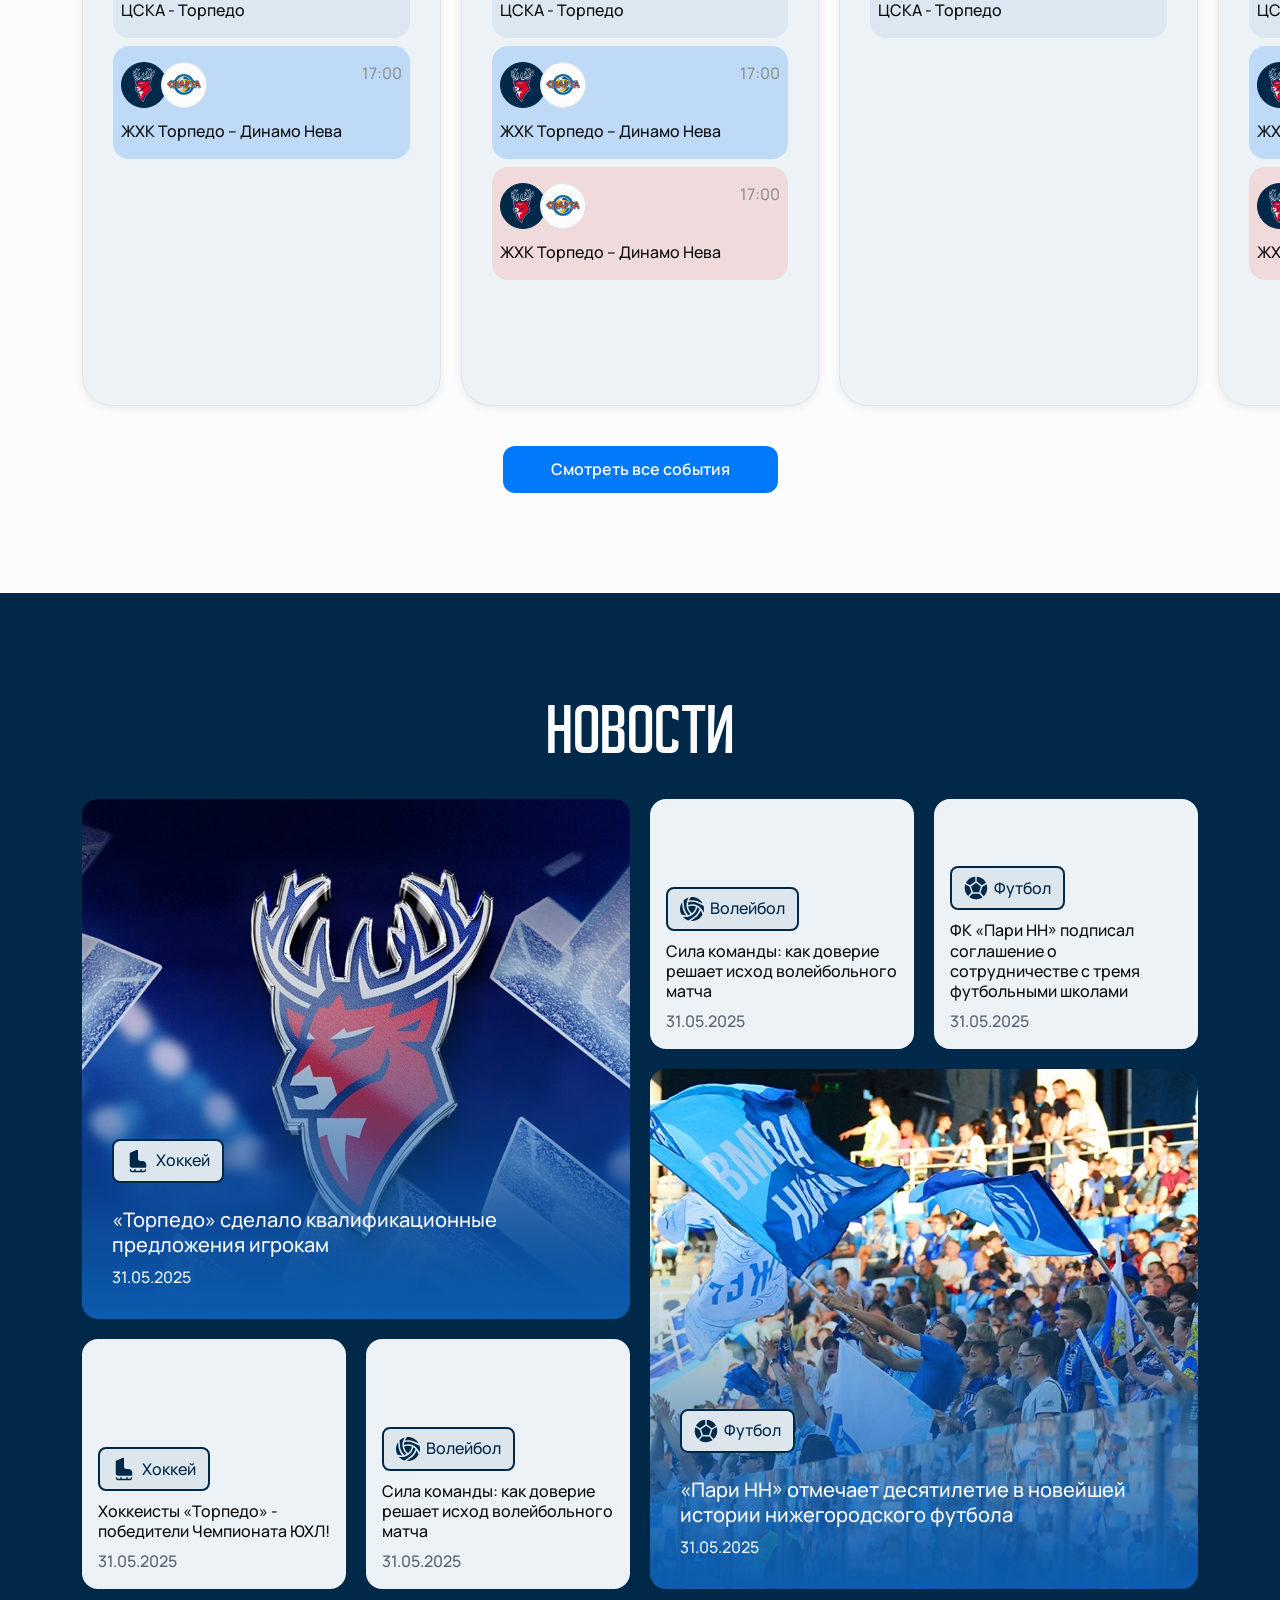
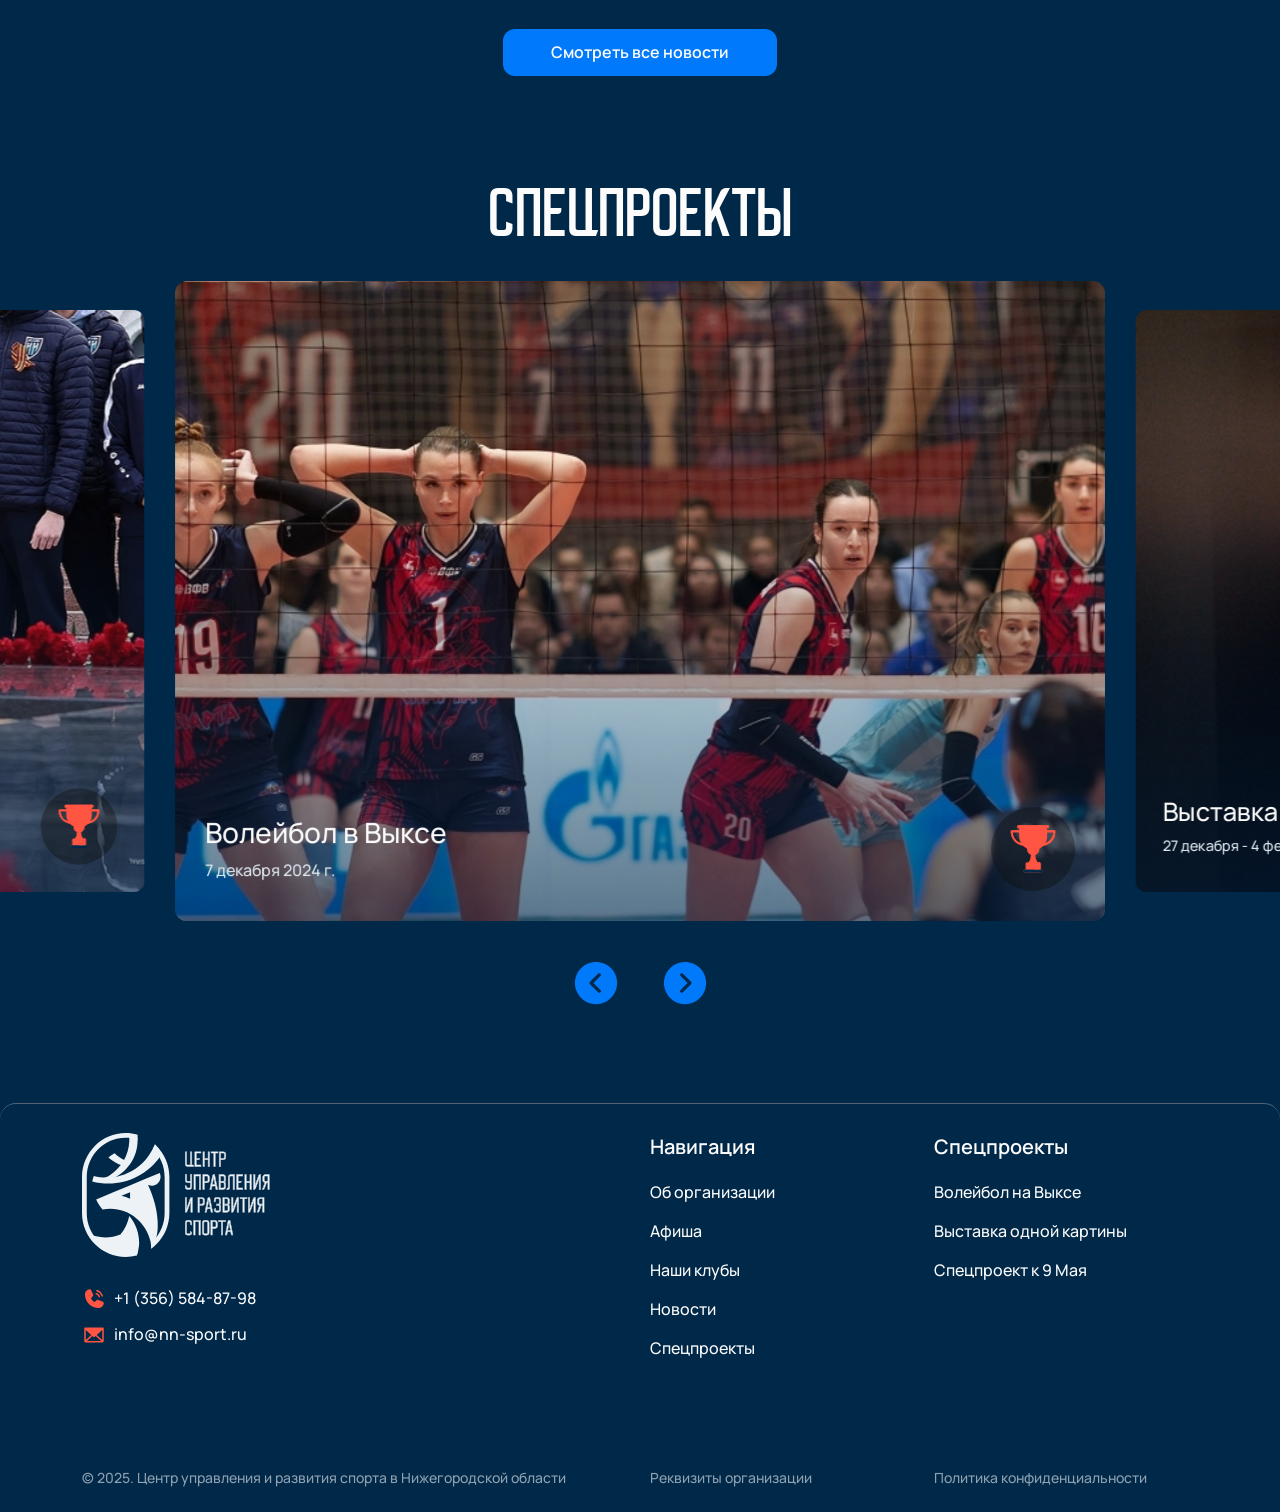
<file: main.html>
<!DOCTYPE html>
<html lang="ru">

    <head>
    <meta charset="UTF-8">
    <meta http-equiv="X-UA-Compatible" content="IE=edge">
    <meta name="format-detection" content="telephone=no">
    <meta name="viewport" content="width=device-width, initial-scale=1">
    <link type="image/x-icon" rel="shortcut icon" href="img/favicon/favicon.ico">
    <link type="image/png" sizes="32x32" rel="icon" href="img/favicon/favicon-32x32.png">
    <link type="image/png" sizes="192x192" rel="icon" href="img/favicon/android-icon-192x192.png">
    <link sizes="120x120" rel="apple-touch-icon" href="img/favicon/apple-icon-120x120.png">
    <link sizes="180x180" rel="apple-touch-icon" href="img/favicon/apple-icon-180x180.png">
    <meta name="msapplication-TileImage" content="img/favicon/ms-icon-144x144.png">
    <meta name="theme-color" content="#ffffff">
    <link rel="preload" href="fonts/Manrope-Medium.woff2" as="font" type="font/woff2" crossorigin> 
    <link href="css/air-datepicker.css" type="text/css" rel="stylesheet">
    <link href="css/style.min.css" type="text/css" rel="stylesheet">
    <title>Главная</title>
</head>

    <body class="no-scroll">
        <div class="preloader">
    <div class="preloader__item">
        <img src="img/svg/hockey-stadion.svg" alt>
    </div>
    <div class="preloader__item">
        <img src="img/svg/football-stadion.svg" alt>
    </div>
    <div class="preloader__item">
        <img src="img/svg/basketball-stadion.svg" alt>
    </div>
</div>
        <div class="wrap">
            <!--header-->

<header class="header header--main fixed-block">
    
    
        <div class="container">
            <div class="header__inner">
                <a href="main.html" class="header__logo">
                    <svg><use xlink:href="img/svg/sprite.svg#logo"></use></svg>
                </a>
                <div class="header__nav">
                    <div class="header__nav-inner">
                        <div class="container">
                            <nav class="header__menu">
                                <ul>
                                    <li><a href="#">
                                        <span>Об организации</span>
                                        <svg><use xlink:href="img/svg/sprite.svg#chevron-right"></use></svg>
                                    </a></li>
                                    <li><a href="#">
                                        <span>Афиша</span>
                                        <svg><use xlink:href="img/svg/sprite.svg#chevron-right"></use></svg>
                                    </a></li>
                                    <li><a href="#">
                                        <span>Наши клубы</span>
                                        <svg><use xlink:href="img/svg/sprite.svg#chevron-right"></use></svg>
                                    </a></li>
                                    <li><a href="#">
                                        <span>Новости</span>
                                        <svg><use xlink:href="img/svg/sprite.svg#chevron-right"></use></svg>
                                    </a></li>
                                    <li><a href="#">
                                        <span>Спецпроекты</span>
                                        <svg><use xlink:href="img/svg/sprite.svg#chevron-right"></use></svg>
                                    </a></li>
                                </ul>
                            </nav>
                            <div class="header__contacts header__contacts--mob">
                                <a href="tel:+13565848798" class="item-contact">
                                    <svg><use xlink:href="img/svg/sprite.svg#phone"></use></svg>
                                    <span>+1 (356) 584-87-98</span>
                                </a>
                                <a href="mailto:info@nn-sport.ru" class="item-contact">
                                    <svg><use xlink:href="img/svg/sprite.svg#message"></use></svg>
                                    <span>info@nn-sport.ru</span>
                                </a>
                            </div>
                        </div>
                    </div>
                </div>
                <div class="header__right">
                    <div class="header__contacts header__contacts--desktop">
                        <a href="tel:+13565848798" class="item-contact item-contact--phone">
                            <svg><use xlink:href="img/svg/sprite.svg#phone"></use></svg>
                            <span>+1 (356) 584-87-98</span>
                        </a>
                        <a href="mailto:info@nn-sport.ru" class="item-contact">
                            <svg><use xlink:href="img/svg/sprite.svg#message"></use></svg>
                            <span>info@nn-sport.ru</span>
                        </a>
                    </div>
                </div>
                <div role="button" class="icon-menu" aria-label="Открыть меню">
                    <span></span>
                    <span></span>
                    <span></span>
                </div>
            </div>
        </div>
    </header>
            <!--main-->
            <main class="main">
                <!--intro-->
                <section class="intro main-intro">
                    <div class="media-cover intro__bg">
                        <span class="media-cover-bg"></span>
                        <video poster="img/intro-video-poster.jpg" loop autoplay muted playsinline>
                            <source src="media/intro-video.webm" type="video/webm" media="(min-width: 1200.98px)">
                            <source src="media/intro-video-mob.webm" type="video/webm">
                        </video>
                    </div>
                    <div class="container intro__container">
                        <div class="intro__content">
                            <h1 class="h1 blur-text" data-animation="blurFadeUp">Центр Управления и&nbsp;развития спорта в&nbsp;Нижегородской области</h1>
                            <h4 class="h4 blur-text" data-animation="blurFadeUp">Все о профессиональных спортивных клубах региона</h4>
                        </div>
                    </div>
                </section>
                <!--about-->
                <section class="section section--light about">
                    <div class="container about__container">
                        <div class="sec-top">
                            <h2 class="blur-text" data-animation="blurFadeUp">Об организации</h2>
                        </div>
                        <div class="about__inner">
                            <div class="page-content mb-60 width-8col about__txt">
                                <p class="h3"><span>АНО «Центр Управления и развития спорта в&nbsp;Нижегородской области» (ЦУРС) –</span> уникальный для&nbsp;России
                                    пример создания управляющей компании системного подхода региона к&nbsp;развитию профессиональных спортивных команд.</p>
                            </div>
                            <div class="about__cards">
                                <h3 class="blur-text" data-animation="blurFadeUp">Цели организации</h3>
                                <div class="about__items">
                                    <div class="item-about">
                                        <h5>Оптимизированы бюджетные процессы</h5>
                                    </div>
                                    <div class="item-about">
                                        <h5>Утверждать стратегические аспекты развития для каждого клуба на ближайшие годы</h5>
                                    </div>
                                    <div class="item-about">
                                        <h5>Сформированы спортивные и&nbsp;социальные цели для каждой из&nbsp;клубных систем</h5>
                                    </div>
                                </div>
                            </div>
                            <div class="page-content width-6col about__txt">
                                <p class="h3"><span>Миссия ЦУРС</span> – качественное усиление всех аспектов клубной деятельности, направленное на
                                    системное и поступательное развитие клубов.</p>
                            </div>
                        </div>
                    </div>
                    <svg preserveAspectRatio="xMidYMid slice" class="about__ribbons" xmlns="http://www.w3.org/2000/svg" xmlns:xlink="http://www.w3.org/1999/xlink"
                        viewBox="0 0 1920 1260" fill="none">
                        <mask id="mask0_9_23" style="mask-type:luminance" maskUnits="userSpaceOnUse" x="0" y="0" width="1920" height="579">
                            <path
                                d="M483.04 573.77C610.35 570.08 741.81 556.52 840.76 542.31C939.7 528.1 1120.85 491.06 1313.15 424.59C1505.45 358.12 1629.26 268.82 1743.42 183.07C1834.44 114.7 1898.75 33.28 1919.78 0.75H1567.69C1500.63 134.59 1352.67 271.91 1279.66 326.66C1206.66 381.41 1020.38 482.43 796.62 531.14C617.61 570.11 212.6 567.67 23.34 567.67H0V578.83C118.56 579.17 378.01 576.8 483.04 573.76V573.77Z"
                                fill="white" />
                        </mask>
                        <g mask="url(#mask0_9_23)">
                            <path class="about__ribbons-path about__ribbons-path--1" d="M0 572.62H332.1C2031.57 572.62 1977.91 -724.57 1977.91 -724.57" />
                        </g>
                        <mask id="mask1_9_23" style="mask-type:luminance" maskUnits="userSpaceOnUse" x="0" y="383" width="1920" height="227">
                            <path
                                d="M1920 609.29V383.08C1792.45 433.7 1579.59 496.25 1409.56 528.11C1201.01 567.18 745.88 591.03 669.77 594.58C608.88 597.42 203.98 600.5 9.14 601.68H0V609.29H1920Z"
                                fill="white" />
                        </mask>
                        <g mask="url(#mask1_9_23)">
                            <path class="about__ribbons-path about__ribbons-path--2"
                                d="M0 605.37C238.54 604.05 477.08 602.73 715.62 601.41C807.7 600.08 949.32 596.81 1122.04 587.6C1369.62 574.4 1569.04 549.67 1736.16 529.03C2225.73 468.58 2405.12 332.32 2971.03 99.41" />
                        </g>
                        <mask id="mask3_9_23" style="mask-type:luminance" maskUnits="userSpaceOnUse" x="0" y="650" width="1920" height="227">
                            <path
                                d="M1761.18 650.39H0V658H9.13C203.97 659.19 608.88 662.26 669.76 665.1C745.87 668.65 1201 692.5 1409.55 731.57C1579.58 763.42 1792.44 825.98 1919.99 876.6V650.39H1761.17H1761.18Z"
                                fill="white" />
                        </mask>
                        <g mask="url(#mask3_9_23)">
                            <path class="about__ribbons-path about__ribbons-path--4"
                                d="M0 650.39C238.54 651.71 477.08 653.03 715.62 654.35C807.7 655.68 949.32 658.95 1122.04 668.16C1369.62 681.36 1569.04 706.09 1736.16 726.73C2225.73 787.18 2405.12 923.44 2971.03 1156.35" />
                        </g>
                        <mask id="mask2_9_23" style="mask-type:luminance" maskUnits="userSpaceOnUse" x="0" y="680" width="1920" height="580">
                            <path
                                d="M1743.42 1076.61C1629.26 990.86 1505.45 901.56 1313.15 835.09C1120.85 768.62 939.7 731.58 840.76 717.37C741.82 703.16 610.35 689.6 483.04 685.91C378.01 682.87 118.55 680.5 0 680.84V688.96H23.34C203.97 688.96 617.61 689.57 796.62 728.54C1020.38 777.25 1206.6 878.22 1279.66 933.02C1352.73 987.82 1500.89 1125.32 1567.86 1259.28H1920C1899.2 1226.97 1834.76 1145.21 1743.42 1076.61Z"
                                fill="white" />
                        </mask>
                        <g mask="url(#mask2_9_23)">
                            <path class="about__ribbons-path about__ribbons-path--3" d="M-30.54 688.09H332.1C2031.57 688.09 1977.91 1985.28 1977.91 1985.28" />
                        </g>
                    </svg>
                </section>
                <!--clubs-->
                <section class="section section--dark clubs">
                    <div class="container">
                        <div class="sec-top">
                            <h2 class="blur-text" data-animation="blurFadeUp">Наши клубы</h2>
                        </div>
                        <div class="switch-block clubs__items">
                            <div class="clubs__tabs">
                                <div class="clubs__tab active" data-tab="1" data-animation="fadeUp">
                                    <div class="clubs__title">
                                        <img src="img/svg/icons/hockey.svg" alt>
                                        <h4>Хоккей</h4>
                                    </div>
                                    <svg class="clubs__tab-icon"><use xlink:href="img/svg/sprite.svg#chevron-bot"></use></svg>
                                </div>
                                <div class="clubs__tab" data-tab="2" data-animation="fadeUp">
                                    <div class="clubs__title">
                                        <img src="img/svg/icons/football.svg" alt>
                                        <h4>Футбол</h4>
                                    </div>
                                    <svg class="clubs__tab-icon"><use xlink:href="img/svg/sprite.svg#chevron-bot"></use></svg>
                                </div>
                                <div class="clubs__tab" data-tab="3" data-animation="fadeUp">
                                    <div class="clubs__title">
                                        <img src="img/svg/icons/futsal.svg" alt>
                                        <h4>Футзал</h4>
                                    </div>
                                    <svg class="clubs__tab-icon"><use xlink:href="img/svg/sprite.svg#chevron-bot"></use></svg>
                                </div>
                                <div class="clubs__tab" data-tab="4" data-animation="fadeUp">
                                    <div class="clubs__title">
                                        <img src="img/svg/icons/basketball.svg" alt>
                                        <h4>Баскетбол</h4>
                                    </div>
                                    <svg class="clubs__tab-icon"><use xlink:href="img/svg/sprite.svg#chevron-bot"></use></svg>
                                </div>
                                <div class="clubs__tab" data-tab="5" data-animation="fadeUp">
                                    <div class="clubs__title">
                                        <img src="img/svg/icons/volleyball.svg" alt>
                                        <h4>Волейбол</h4>
                                    </div>
                                    <svg class="clubs__tab-icon"><use xlink:href="img/svg/sprite.svg#chevron-bot"></use></svg>
                                </div>
                                <div class="clubs__tab" data-tab="6" data-animation="fadeUp">
                                    <div class="clubs__title">
                                        <img src="img/svg/icons/bandy.svg" alt>
                                        <h4>Хоккей с мячом</h4>
                                    </div>
                                    <svg class="clubs__tab-icon"><use xlink:href="img/svg/sprite.svg#chevron-bot"></use></svg>
                                </div>
                            </div>
                            <div class="clubs__blocks">
                                <div class="accordion active" data-block="1">
                                    <div class="accordion__header active" data-animation="fadeUp">
                                        <div class="clubs__title">
                                            <img src="img/svg/icons/hockey.svg" alt="Хоккей">
                                            <h4>Хоккей</h4>
                                        </div>
                                        <svg class="accordion__icon"><use xlink:href="img/svg/sprite.svg#chevron-bot"></use></svg>
                                    </div>
                                    <div class="accordion__body">
                                        <div class="accordion__content">
                                            <div class="clubs__content">
                                                <!--item-team-->

<div class="item-team item-team--span-2">
    
    
        <div class="item-team__logo">
            <img loading="lazy" src="img/svg/clubs/torpedo.svg" alt="ХК «Торпедо»">
        </div>
        <div class="item-team__content">
            <h5>ХК «Торпедо»</h5>
            <a href="#" class="btn main-btn"><span>Подробнее о клубе</span></a>
        </div>
    </div>
                                                <!--item-team-->

    
    <div class="item-team">
        
        <div class="item-team__logo">
            <img loading="lazy" src="img/svg/clubs/torpedo-gorky.svg" alt="ХК «Торпедо-Горький»">
        </div>
        <div class="item-team__content">
            <h5>ХК «Торпедо-Горький»</h5>
            <a href="#" class="btn main-btn"><span>Подробнее о клубе</span></a>
        </div>
    </div>
                                                <!--item-team-->

    
    <div class="item-team">
        
        <div class="item-team__logo">
            <img loading="lazy" src="img/svg/clubs/chaika.svg" alt="ХК «Чайка»">
        </div>
        <div class="item-team__content">
            <h5>ХК «Чайка»</h5>
            <a href="#" class="btn main-btn"><span>Подробнее о клубе</span></a>
        </div>
    </div>
                                            </div>

                                        </div>
                                    </div>
                                </div>
                                <div class="accordion accordion--football" data-block="2">
                                    <div class="accordion__header" data-animation="fadeUp">
                                        <div class="clubs__title">
                                            <img src="img/svg/icons/football.svg" alt="Футбол">
                                            <h4>Футбол</h4>
                                        </div>
                                        <svg class="accordion__icon"><use xlink:href="img/svg/sprite.svg#chevron-bot"></use></svg>
                                    </div>
                                    <div class="accordion__body">
                                        <div class="accordion__content">
                                            <div class="clubs__content">
                                                <!--item-team-->

<div class="item-team item-team--span-2">
    
    
        <div class="item-team__logo">
            <img loading="lazy" src="img/svg/clubs/fk-pari.svg" alt="ФК «Пари Нижний Новгород»">
        </div>
        <div class="item-team__content">
            <h5>ФК «Пари Нижний Новгород»</h5>
            <a href="#" class="btn main-btn"><span>Подробнее о клубе</span></a>
        </div>
    </div>
                                            </div>
                                            <div class="clubs__content">
                                                <!--item-team-->

<div class="item-team item-team--span-2">
    
    
        <div class="item-team__logo">
            <img loading="lazy" src="img/svg/clubs/fk-ximik.svg" alt="ФК «Химик»">
        </div>
        <div class="item-team__content">
            <h5>ФК «Химик»</h5>
            <a href="#" class="btn main-btn"><span>Подробнее о клубе</span></a>
        </div>
    </div>
                                            </div>
                                        </div>
                                    </div>
                                </div>
                                <div class="accordion" data-block="3">
                                    <div class="accordion__header" data-animation="fadeUp">
                                        <div class="clubs__title">
                                            <img src="img/svg/icons/futsal.svg" alt="Футзал">
                                            <h4>Футзал</h4>
                                        </div>
                                        <svg class="accordion__icon"><use xlink:href="img/svg/sprite.svg#chevron-bot"></use></svg>
                                    </div>
                                    <div class="accordion__body">
                                        <div class="accordion__content">
                                            <div class="clubs__content">
                                                <!--item-team-->

    
    <div class="item-team">
        
        <div class="item-team__logo">
            <img loading="lazy" src="img/svg/clubs/torpedo-pkmf.svg" alt="ПКМФ «Торпедо»">
        </div>
        <div class="item-team__content">
            <h5>ПКМФ «Торпедо»</h5>
            <a href="#" class="btn main-btn"><span>Подробнее о клубе</span></a>
        </div>
    </div>
                                                <!--item-team-->

    
    <div class="item-team">
        
        <div class="item-team__logo">
            <img loading="lazy" src="img/svg/clubs/normanochka.svg" alt="ЖФК «Норманочка»">
        </div>
        <div class="item-team__content">
            <h5>ЖФК «Норманочка»</h5>
            <a href="#" class="btn main-btn"><span>Подробнее о клубе</span></a>
        </div>
    </div>
                                            </div>
                                        </div>
                                    </div>
                                </div>
                                <div class="accordion" data-block="4">
                                    <div class="accordion__header" data-animation="fadeUp">
                                        <div class="clubs__title">
                                            <img src="img/svg/icons/basketball.svg" alt="Баскетбол">
                                            <h4>Баскетбол</h4>
                                        </div>
                                        <svg class="accordion__icon"><use xlink:href="img/svg/sprite.svg#chevron-bot"></use></svg>
                                    </div>
                                    <div class="accordion__body">
                                        <div class="accordion__content">
                                            <div class="clubs__content">
                                                <!--item-team-->

    
    <div class="item-team">
        
        <div class="item-team__logo">
            <img loading="lazy" src="img/svg/clubs/bk-pari.svg" alt="БК «Пари Нижний Новгород»">
        </div>
        <div class="item-team__content">
            <h5>БК «Пари Нижний Новгород»</h5>
            <a href="#" class="btn main-btn"><span>Подробнее о клубе</span></a>
        </div>
    </div>
                                            </div>
                                        </div>
                                    </div>
                                </div>
                                <div class="accordion" data-block="5">
                                    <div class="accordion__header" data-animation="fadeUp">
                                        <div class="clubs__title">
                                            <img src="img/svg/icons/volleyball.svg" alt="Волейбол">
                                            <h4>Волейбол</h4>
                                        </div>
                                        <svg class="accordion__icon"><use xlink:href="img/svg/sprite.svg#chevron-bot"></use></svg>
                                    </div>
                                    <div class="accordion__body">
                                        <div class="accordion__content">
                                            <div class="clubs__content">
                                                <!--item-team-->

    
    <div class="item-team">
        
        <div class="item-team__logo">
            <img loading="lazy" src="img/svg/clubs/vk-ack.svg" alt="ВК АСК">
        </div>
        <div class="item-team__content">
            <h5>ВК АСК</h5>
            <a href="#" class="btn main-btn"><span>Подробнее о клубе</span></a>
        </div>
    </div>
                                                <!--item-team-->

    
    <div class="item-team">
        
        <div class="item-team__logo">
            <img loading="lazy" src="img/svg/clubs/vk-sparta.svg" alt="ВК «Спарта»">
        </div>
        <div class="item-team__content">
            <h5>ВК «Спарта»</h5>
            <a href="#" class="btn main-btn"><span>Подробнее о клубе</span></a>
        </div>
    </div>
                                            </div>
                                        </div>
                                    </div>
                                </div>
                                <div class="accordion" data-block="6">
                                    <div class="accordion__header" data-animation="fadeUp">
                                        <div class="clubs__title">
                                            <img src="img/svg/icons/bandy.svg" alt="Хоккей с мячом">
                                            <h4>Хоккей с мячом</h4>
                                        </div>
                                        <svg class="accordion__icon"><use xlink:href="img/svg/sprite.svg#chevron-bot"></use></svg>
                                    </div>
                                    <div class="accordion__body">
                                        <div class="accordion__content">
                                            <div class="clubs__content">
                                                <!--item-team-->

    
    <div class="item-team">
        
        <div class="item-team__logo">
            <img loading="lazy" src="img/svg/clubs/xk-start.svg" alt="ХК «Старт»">
        </div>
        <div class="item-team__content">
            <h5>ХК «Старт»</h5>
            <a href="#" class="btn main-btn"><span>Подробнее о клубе</span></a>
        </div>
    </div>
                                            </div>
                                        </div>
                                    </div>
                                </div>
                            </div>
                        </div>
                    </div>
                </section>
                <!--events-->
                <section class="section section--light events">
                    <div class="container">
                        <div class="sec-top">
                            <h2 class="blur-text" data-animation="blurFadeUp">Ближайшие события</h2>
                        </div>
                        <div class="events__inner">
                            <div class="filter events__filter">
                                <form class="filter__form" onsubmit="event.preventDefault();initEventsSwiper()">
                                    <input type="hidden" data-datepicker-value>
                                    <div class="dropdown">
                                        <div class="dropdown__header" data-animation="fadeRight">
                                            <span>Вид спорта</span>
                                            <svg><use xlink:href="img/svg/sprite.svg#chevron-bot"></use></svg>
                                        </div>
                                        <div class="dropdown__body">
                                            <div class="custom-scroll">
                                                <label class="item-checkbox">
                                                    <input type="checkbox" data-id="filter[1]">
                                                    <span>Баскетбол</span>
                                                </label>
                                                <label class="item-checkbox">
                                                    <input type="checkbox" data-id="filter[2]">
                                                    <span>Волейбол</span>
                                                </label>
                                                <label class="item-checkbox">
                                                    <input type="checkbox" data-id="filter[3]">
                                                    <span>Футзал</span>
                                                </label>
                                                <label class="item-checkbox">
                                                    <input type="checkbox" data-id="filter[4]">
                                                    <span>Футбол</span>
                                                </label>
                                                <label class="item-checkbox">
                                                    <input type="checkbox" data-id="filter[5]">
                                                    <span>Хоккей</span>
                                                </label>
                                                <label class="item-checkbox">
                                                    <input type="checkbox" data-id="filter[6]">
                                                    <span>Хоккей с мячом</span>
                                                </label>
                                            </div>
                                        </div>
                                    </div>
                                    <div class="dropdown">
                                        <div class="dropdown__header" data-animation="fadeRight">
                                            <span>Клуб</span>
                                            <svg><use xlink:href="img/svg/sprite.svg#chevron-bot"></use></svg>
                                        </div>
                                        <div class="dropdown__body">
                                            <div class="custom-scroll">
                                                <label class="item-checkbox">
                                                    <input type="checkbox" data-id="filter[7]">
                                                    <span>ХК «Торпедо»</span>
                                                </label>
                                                <label class="item-checkbox">
                                                    <input type="checkbox" data-id="filter[8]">
                                                    <span>ХК «Торпедо-Горький»</span>
                                                </label>
                                                <label class="item-checkbox">
                                                    <input type="checkbox" data-id="filter[9]">
                                                    <span>ХК «Чайка»</span>
                                                </label>
                                                <label class="item-checkbox">
                                                    <input type="checkbox" data-id="filter[10]">
                                                    <span>ФК «Пари Нижний Новгород»</span>
                                                </label>
                                                <label class="item-checkbox">
                                                    <input type="checkbox" data-id="filter[11]">
                                                    <span>ФК «Химик»</span>
                                                </label>
                                                <label class="item-checkbox">
                                                    <input type="checkbox" data-id="filter[12]">
                                                    <span>ПКМФ «Торпедо»</span>
                                                </label>
                                                <label class="item-checkbox">
                                                    <input type="checkbox" data-id="filter[13]">
                                                    <span>ЖФК «Норманочка»</span>
                                                </label>
                                                <label class="item-checkbox">
                                                    <input type="checkbox" data-id="filter[14]">
                                                    <span>БК «Пари Нижний Новгород»</span>
                                                </label>
                                                <label class="item-checkbox">
                                                    <input type="checkbox" data-id="filter[15]">
                                                    <span>ВК «Спарта»</span>
                                                </label>
                                                <label class="item-checkbox">
                                                    <input type="checkbox" data-id="filter[16]">
                                                    <span>ВК АСК</span>
                                                </label>
                                                <label class="item-checkbox">
                                                    <input type="checkbox" data-id="filter[17]">
                                                    <span>ХК «Старт»</span>
                                                </label>
                                            </div>
                                        </div>
                                    </div>
                                    <div class="dropdown">
                                        <div class="dropdown__header" data-animation="fadeRight">
                                            <span>Календарь</span>
                                            <svg><use xlink:href="img/svg/sprite.svg#chevron-bot"></use></svg>
                                        </div>
                                        <div class="dropdown__body">
                                            <div class="custom-scroll">
                                                <div class="datepicker"></div>
                                            </div>
                                        </div>
                                    </div>
                                </form>
                                <div class="filter__selected">
                                    <ul class="filter__selected-items"></ul>
                                </div>
                            </div>
                            <div class="events__wrapper">
                                <div class="swiper">
                                    <div class="swiper-wrapper">
                                        <div class="swiper-slide">
                                            <div class="events__col">
                                                <p class="h4 events__date">1 марта</p>
                                                <div class="custom-scroll">
                                                    <!--item-event-->
<div class="item-event">
    <div class="item-event__logos">
        <div class="item-event__logo">
            <img loading="lazy" src="img/svg/clubs/torpedo.svg" alt>
        </div>
        <div class="item-event__logo">
            <img loading="lazy" src="img/svg/clubs/vk-sparta.svg" alt>
        </div>
    </div>
    <p class="item-event__date">17:00</p>
    <p class="item-event__clubs">ЦСКА - Торпедо</p>
    <div class="item-event__mod" data-title="ЦСКА - Торпедо 31.05.2025">
        <div class="item-event__details">
            <div class="item-event__det">
                <svg><use xlink:href="img/svg/sprite.svg#time"></use></svg>
                <span class="h5">31 мая 2025</span>
            </div>
            <div class="item-event__det">
                <svg><use xlink:href="img/svg/sprite.svg#location"></use></svg>
                <span class="h5">Стадион «Нижний Новгород»</span>
            </div>
            <div class="item-event__det">
                <svg><use xlink:href="img/svg/sprite.svg#price"></use></svg>
                <span class="rub h5">600 - 1200 ₽</span>
            </div>
        </div>
        <div class="read-more item-event__content">
            <div class="pag-content read-more__content">
                <p>Матч за Суперкубок России между командами Краснодар и Команда 2 обещает стать ярким событием в мире отечественного футбола. Это соревнование объединяет
                    обладателя
                    Кубка России и чемпиона страны, предоставляя болельщикам уникальную возможность увидеть противостояние лучших команд сезона. В случае, если одна команда
                    завоевала
                    оба титула, ей будет противостоять вторая команда чемпионата.
                    Для всех желающих увидеть это событие своими глазами и поддержать свою любимую команду, мы предлагаем купить билеты на нашем сайте. Это позволит вам
                    заблаговременно занять лучшие места на стадионе и насладиться атмосферой настоящего футбольного праздника.
                    Не упустите шанс стать частью этого захватывающего события! Купите билеты на нашем сайте и приготовьтесь к незабываемым эмоциям от игры двух сильнейших
                    команд
                    страны. Суперкубок России — это не только престижный трофей, но и символ начала нового футбольного сезона, который обещает быть насыщенным и
                    интересным.</p>
            </div>
            <button type="button" class="btn text-btn read-more__btn" data-open="Подробнее" data-close="Свернуть">
                <span>Подробнее</span>
            </button>
        </div>
        <div class="item-event__location">
            <div class="item-event__map">
                <iframe src="https://yandex.ru/map-widget/v1/?um=constructor%3Afc91d70fb1a464af754dc35da4dee57373cb917206218705207398121733ad6f&amp;source=constructor"  frameborder="0"></iframe>
            </div>
            <div class="item-event__location-info">
                <p>Стадион "Нижний Новгород"</p>
                <p>г. Нижний Новгород, ул. Бетанкура, д.1 А</p>
            </div>
        </div>
        <div class="item-event__btns">
            <button class="btn secondary-btn"><span>Добавить в календарь</span></button>
            <a href="#" class="btn main-btn"><span>Купить билеты</span></a>
        </div>
    </div>
</div>
                                                    <!--item-event-->
<div class="item-event">
    <div class="item-event__logos">
        <div class="item-event__logo">
            <img loading="lazy" src="img/svg/clubs/torpedo.svg" alt>
        </div>
        <div class="item-event__logo">
            <img loading="lazy" src="img/svg/clubs/vk-sparta.svg" alt>
        </div>
    </div>
    <p class="item-event__date">17:00</p>
    <p class="item-event__clubs">ЖХК Торпедо – Динамо Нева</p>
    <div class="item-event__mod" data-title="ЖХК Торпедо – Динамо Нева 31.05.2025">
        <div class="item-event__details">
            <div class="item-event__det">
                <svg><use xlink:href="img/svg/sprite.svg#time"></use></svg>
                <span class="h5">31 мая 2025</span>
            </div>
            <div class="item-event__det">
                <svg><use xlink:href="img/svg/sprite.svg#location"></use></svg>
                <span class="h5">Стадион «Нижний Новгород»</span>
            </div>
            <div class="item-event__det">
                <svg><use xlink:href="img/svg/sprite.svg#price"></use></svg>
                <span class="rub h5">600 - 1200 ₽</span>
            </div>
        </div>
        <div class="read-more item-event__content">
            <div class="pag-content read-more__content">
                <p>Матч за Суперкубок России между командами Краснодар и Команда 2 обещает стать ярким событием в мире отечественного футбола. Это соревнование объединяет
                    обладателя
                    Кубка России и чемпиона страны, предоставляя болельщикам уникальную возможность увидеть противостояние лучших команд сезона. В случае, если одна команда
                    завоевала
                    оба титула, ей будет противостоять вторая команда чемпионата.
                    Для всех желающих увидеть это событие своими глазами и поддержать свою любимую команду, мы предлагаем купить билеты на нашем сайте. Это позволит вам
                    заблаговременно занять лучшие места на стадионе и насладиться атмосферой настоящего футбольного праздника.
                    Не упустите шанс стать частью этого захватывающего события! Купите билеты на нашем сайте и приготовьтесь к незабываемым эмоциям от игры двух сильнейших
                    команд
                    страны. Суперкубок России — это не только престижный трофей, но и символ начала нового футбольного сезона, который обещает быть насыщенным и
                    интересным.</p>
            </div>
            <button type="button" class="btn text-btn read-more__btn" data-open="Подробнее" data-close="Свернуть">
                <span>Подробнее</span>
            </button>
        </div>
        <div class="item-event__location">
            <div class="item-event__map">
                <iframe src="https://yandex.ru/map-widget/v1/?um=constructor%3Afc91d70fb1a464af754dc35da4dee57373cb917206218705207398121733ad6f&amp;source=constructor"  frameborder="0"></iframe>
            </div>
            <div class="item-event__location-info">
                <p>Стадион "Нижний Новгород"</p>
                <p>г. Нижний Новгород, ул. Бетанкура, д.1 А</p>
            </div>
        </div>
        <div class="item-event__btns">
            <button class="btn secondary-btn"><span>Добавить в календарь</span></button>
            <a href="#" class="btn main-btn"><span>Купить билеты</span></a>
        </div>
    </div>
</div>
                                                </div>
                                            </div>
                                        </div>
                                        <div class="swiper-slide">
                                            <div class="events__col">
                                                <p class="h4 events__date">2 марта</p>
                                                <div class="custom-scroll">
                                                    <!--item-event-->
<div class="item-event">
    <div class="item-event__logos">
        <div class="item-event__logo">
            <img loading="lazy" src="img/svg/clubs/torpedo.svg" alt>
        </div>
        <div class="item-event__logo">
            <img loading="lazy" src="img/svg/clubs/vk-sparta.svg" alt>
        </div>
    </div>
    <p class="item-event__date">17:00</p>
    <p class="item-event__clubs">ЦСКА - Торпедо</p>
    <div class="item-event__mod" data-title="ЦСКА - Торпедо 31.05.2025">
        <div class="item-event__details">
            <div class="item-event__det">
                <svg><use xlink:href="img/svg/sprite.svg#time"></use></svg>
                <span class="h5">31 мая 2025</span>
            </div>
            <div class="item-event__det">
                <svg><use xlink:href="img/svg/sprite.svg#location"></use></svg>
                <span class="h5">Стадион «Нижний Новгород»</span>
            </div>
            <div class="item-event__det">
                <svg><use xlink:href="img/svg/sprite.svg#price"></use></svg>
                <span class="rub h5">600 - 1200 ₽</span>
            </div>
        </div>
        <div class="read-more item-event__content">
            <div class="pag-content read-more__content">
                <p>Матч за Суперкубок России между командами Краснодар и Команда 2 обещает стать ярким событием в мире отечественного футбола. Это соревнование объединяет
                    обладателя
                    Кубка России и чемпиона страны, предоставляя болельщикам уникальную возможность увидеть противостояние лучших команд сезона. В случае, если одна команда
                    завоевала
                    оба титула, ей будет противостоять вторая команда чемпионата.
                    Для всех желающих увидеть это событие своими глазами и поддержать свою любимую команду, мы предлагаем купить билеты на нашем сайте. Это позволит вам
                    заблаговременно занять лучшие места на стадионе и насладиться атмосферой настоящего футбольного праздника.
                    Не упустите шанс стать частью этого захватывающего события! Купите билеты на нашем сайте и приготовьтесь к незабываемым эмоциям от игры двух сильнейших
                    команд
                    страны. Суперкубок России — это не только престижный трофей, но и символ начала нового футбольного сезона, который обещает быть насыщенным и
                    интересным.</p>
            </div>
            <button type="button" class="btn text-btn read-more__btn" data-open="Подробнее" data-close="Свернуть">
                <span>Подробнее</span>
            </button>
        </div>
        <div class="item-event__location">
            <div class="item-event__map">
                <iframe src="https://yandex.ru/map-widget/v1/?um=constructor%3Afc91d70fb1a464af754dc35da4dee57373cb917206218705207398121733ad6f&amp;source=constructor"  frameborder="0"></iframe>
            </div>
            <div class="item-event__location-info">
                <p>Стадион "Нижний Новгород"</p>
                <p>г. Нижний Новгород, ул. Бетанкура, д.1 А</p>
            </div>
        </div>
        <div class="item-event__btns">
            <button class="btn secondary-btn"><span>Добавить в календарь</span></button>
            <a href="#" class="btn main-btn"><span>Купить билеты</span></a>
        </div>
    </div>
</div>
                                                    <!--item-event-->
<div class="item-event">
    <div class="item-event__logos">
        <div class="item-event__logo">
            <img loading="lazy" src="img/svg/clubs/torpedo.svg" alt>
        </div>
        <div class="item-event__logo">
            <img loading="lazy" src="img/svg/clubs/vk-sparta.svg" alt>
        </div>
    </div>
    <p class="item-event__date">17:00</p>
    <p class="item-event__clubs">ЖХК Торпедо – Динамо Нева</p>
    <div class="item-event__mod" data-title="ЖХК Торпедо – Динамо Нева 31.05.2025">
        <div class="item-event__details">
            <div class="item-event__det">
                <svg><use xlink:href="img/svg/sprite.svg#time"></use></svg>
                <span class="h5">31 мая 2025</span>
            </div>
            <div class="item-event__det">
                <svg><use xlink:href="img/svg/sprite.svg#location"></use></svg>
                <span class="h5">Стадион «Нижний Новгород»</span>
            </div>
            <div class="item-event__det">
                <svg><use xlink:href="img/svg/sprite.svg#price"></use></svg>
                <span class="rub h5">600 - 1200 ₽</span>
            </div>
        </div>
        <div class="read-more item-event__content">
            <div class="pag-content read-more__content">
                <p>Матч за Суперкубок России между командами Краснодар и Команда 2 обещает стать ярким событием в мире отечественного футбола. Это соревнование объединяет
                    обладателя
                    Кубка России и чемпиона страны, предоставляя болельщикам уникальную возможность увидеть противостояние лучших команд сезона. В случае, если одна команда
                    завоевала
                    оба титула, ей будет противостоять вторая команда чемпионата.
                    Для всех желающих увидеть это событие своими глазами и поддержать свою любимую команду, мы предлагаем купить билеты на нашем сайте. Это позволит вам
                    заблаговременно занять лучшие места на стадионе и насладиться атмосферой настоящего футбольного праздника.
                    Не упустите шанс стать частью этого захватывающего события! Купите билеты на нашем сайте и приготовьтесь к незабываемым эмоциям от игры двух сильнейших
                    команд
                    страны. Суперкубок России — это не только престижный трофей, но и символ начала нового футбольного сезона, который обещает быть насыщенным и
                    интересным.</p>
            </div>
            <button type="button" class="btn text-btn read-more__btn" data-open="Подробнее" data-close="Свернуть">
                <span>Подробнее</span>
            </button>
        </div>
        <div class="item-event__location">
            <div class="item-event__map">
                <iframe src="https://yandex.ru/map-widget/v1/?um=constructor%3Afc91d70fb1a464af754dc35da4dee57373cb917206218705207398121733ad6f&amp;source=constructor"  frameborder="0"></iframe>
            </div>
            <div class="item-event__location-info">
                <p>Стадион "Нижний Новгород"</p>
                <p>г. Нижний Новгород, ул. Бетанкура, д.1 А</p>
            </div>
        </div>
        <div class="item-event__btns">
            <button class="btn secondary-btn"><span>Добавить в календарь</span></button>
            <a href="#" class="btn main-btn"><span>Купить билеты</span></a>
        </div>
    </div>
</div>
                                                    <!--item-event-->
<div class="item-event">
    <div class="item-event__logos">
        <div class="item-event__logo">
            <img loading="lazy" src="img/svg/clubs/torpedo.svg" alt>
        </div>
        <div class="item-event__logo">
            <img loading="lazy" src="img/svg/clubs/vk-sparta.svg" alt>
        </div>
    </div>
    <p class="item-event__date">17:00</p>
    <p class="item-event__clubs">ЖХК Торпедо – Динамо Нева</p>
    <div class="item-event__mod" data-title="ЖХК Торпедо – Динамо Нева 31.05.2025">
        <div class="item-event__details">
            <div class="item-event__det">
                <svg><use xlink:href="img/svg/sprite.svg#time"></use></svg>
                <span class="h5">31 мая 2025</span>
            </div>
            <div class="item-event__det">
                <svg><use xlink:href="img/svg/sprite.svg#location"></use></svg>
                <span class="h5">Стадион «Нижний Новгород»</span>
            </div>
            <div class="item-event__det">
                <svg><use xlink:href="img/svg/sprite.svg#price"></use></svg>
                <span class="rub h5">600 - 1200 ₽</span>
            </div>
        </div>
        <div class="read-more item-event__content">
            <div class="pag-content read-more__content">
                <p>Матч за Суперкубок России между командами Краснодар и Команда 2 обещает стать ярким событием в мире отечественного футбола. Это соревнование объединяет
                    обладателя
                    Кубка России и чемпиона страны, предоставляя болельщикам уникальную возможность увидеть противостояние лучших команд сезона. В случае, если одна команда
                    завоевала
                    оба титула, ей будет противостоять вторая команда чемпионата.
                    Для всех желающих увидеть это событие своими глазами и поддержать свою любимую команду, мы предлагаем купить билеты на нашем сайте. Это позволит вам
                    заблаговременно занять лучшие места на стадионе и насладиться атмосферой настоящего футбольного праздника.
                    Не упустите шанс стать частью этого захватывающего события! Купите билеты на нашем сайте и приготовьтесь к незабываемым эмоциям от игры двух сильнейших
                    команд
                    страны. Суперкубок России — это не только престижный трофей, но и символ начала нового футбольного сезона, который обещает быть насыщенным и
                    интересным.</p>
            </div>
            <button type="button" class="btn text-btn read-more__btn" data-open="Подробнее" data-close="Свернуть">
                <span>Подробнее</span>
            </button>
        </div>
        <div class="item-event__location">
            <div class="item-event__map">
                <iframe src="https://yandex.ru/map-widget/v1/?um=constructor%3Afc91d70fb1a464af754dc35da4dee57373cb917206218705207398121733ad6f&amp;source=constructor"  frameborder="0"></iframe>
            </div>
            <div class="item-event__location-info">
                <p>Стадион "Нижний Новгород"</p>
                <p>г. Нижний Новгород, ул. Бетанкура, д.1 А</p>
            </div>
        </div>
        <div class="item-event__btns">
            <button class="btn secondary-btn"><span>Добавить в календарь</span></button>
            <a href="#" class="btn main-btn"><span>Купить билеты</span></a>
        </div>
    </div>
</div>
                                                </div>
                                            </div>
                                        </div>
                                        <div class="swiper-slide">
                                            <div class="events__col">
                                                <p class="h4 events__date">3 марта</p>
                                                <div class="custom-scroll">
                                                    <!--item-event-->
<div class="item-event">
    <div class="item-event__logos">
        <div class="item-event__logo">
            <img loading="lazy" src="img/svg/clubs/torpedo.svg" alt>
        </div>
        <div class="item-event__logo">
            <img loading="lazy" src="img/svg/clubs/vk-sparta.svg" alt>
        </div>
    </div>
    <p class="item-event__date">17:00</p>
    <p class="item-event__clubs">ЦСКА - Торпедо</p>
    <div class="item-event__mod" data-title="ЦСКА - Торпедо 31.05.2025">
        <div class="item-event__details">
            <div class="item-event__det">
                <svg><use xlink:href="img/svg/sprite.svg#time"></use></svg>
                <span class="h5">31 мая 2025</span>
            </div>
            <div class="item-event__det">
                <svg><use xlink:href="img/svg/sprite.svg#location"></use></svg>
                <span class="h5">Стадион «Нижний Новгород»</span>
            </div>
            <div class="item-event__det">
                <svg><use xlink:href="img/svg/sprite.svg#price"></use></svg>
                <span class="rub h5">600 - 1200 ₽</span>
            </div>
        </div>
        <div class="read-more item-event__content">
            <div class="pag-content read-more__content">
                <p>Матч за Суперкубок России между командами Краснодар и Команда 2 обещает стать ярким событием в мире отечественного футбола. Это соревнование объединяет
                    обладателя
                    Кубка России и чемпиона страны, предоставляя болельщикам уникальную возможность увидеть противостояние лучших команд сезона. В случае, если одна команда
                    завоевала
                    оба титула, ей будет противостоять вторая команда чемпионата.
                    Для всех желающих увидеть это событие своими глазами и поддержать свою любимую команду, мы предлагаем купить билеты на нашем сайте. Это позволит вам
                    заблаговременно занять лучшие места на стадионе и насладиться атмосферой настоящего футбольного праздника.
                    Не упустите шанс стать частью этого захватывающего события! Купите билеты на нашем сайте и приготовьтесь к незабываемым эмоциям от игры двух сильнейших
                    команд
                    страны. Суперкубок России — это не только престижный трофей, но и символ начала нового футбольного сезона, который обещает быть насыщенным и
                    интересным.</p>
            </div>
            <button type="button" class="btn text-btn read-more__btn" data-open="Подробнее" data-close="Свернуть">
                <span>Подробнее</span>
            </button>
        </div>
        <div class="item-event__location">
            <div class="item-event__map">
                <iframe src="https://yandex.ru/map-widget/v1/?um=constructor%3Afc91d70fb1a464af754dc35da4dee57373cb917206218705207398121733ad6f&amp;source=constructor"  frameborder="0"></iframe>
            </div>
            <div class="item-event__location-info">
                <p>Стадион "Нижний Новгород"</p>
                <p>г. Нижний Новгород, ул. Бетанкура, д.1 А</p>
            </div>
        </div>
        <div class="item-event__btns">
            <button class="btn secondary-btn"><span>Добавить в календарь</span></button>
            <a href="#" class="btn main-btn"><span>Купить билеты</span></a>
        </div>
    </div>
</div>
                                                </div>
                                            </div>
                                        </div>
                                        <div class="swiper-slide">
                                            <div class="events__col">
                                                <p class="h4 events__date">4 марта</p>
                                                <div class="custom-scroll">
                                                    <!--item-event-->
<div class="item-event">
    <div class="item-event__logos">
        <div class="item-event__logo">
            <img loading="lazy" src="img/svg/clubs/torpedo.svg" alt>
        </div>
        <div class="item-event__logo">
            <img loading="lazy" src="img/svg/clubs/vk-sparta.svg" alt>
        </div>
    </div>
    <p class="item-event__date">17:00</p>
    <p class="item-event__clubs">ЦСКА - Торпедо</p>
    <div class="item-event__mod" data-title="ЦСКА - Торпедо 31.05.2025">
        <div class="item-event__details">
            <div class="item-event__det">
                <svg><use xlink:href="img/svg/sprite.svg#time"></use></svg>
                <span class="h5">31 мая 2025</span>
            </div>
            <div class="item-event__det">
                <svg><use xlink:href="img/svg/sprite.svg#location"></use></svg>
                <span class="h5">Стадион «Нижний Новгород»</span>
            </div>
            <div class="item-event__det">
                <svg><use xlink:href="img/svg/sprite.svg#price"></use></svg>
                <span class="rub h5">600 - 1200 ₽</span>
            </div>
        </div>
        <div class="read-more item-event__content">
            <div class="pag-content read-more__content">
                <p>Матч за Суперкубок России между командами Краснодар и Команда 2 обещает стать ярким событием в мире отечественного футбола. Это соревнование объединяет
                    обладателя
                    Кубка России и чемпиона страны, предоставляя болельщикам уникальную возможность увидеть противостояние лучших команд сезона. В случае, если одна команда
                    завоевала
                    оба титула, ей будет противостоять вторая команда чемпионата.
                    Для всех желающих увидеть это событие своими глазами и поддержать свою любимую команду, мы предлагаем купить билеты на нашем сайте. Это позволит вам
                    заблаговременно занять лучшие места на стадионе и насладиться атмосферой настоящего футбольного праздника.
                    Не упустите шанс стать частью этого захватывающего события! Купите билеты на нашем сайте и приготовьтесь к незабываемым эмоциям от игры двух сильнейших
                    команд
                    страны. Суперкубок России — это не только престижный трофей, но и символ начала нового футбольного сезона, который обещает быть насыщенным и
                    интересным.</p>
            </div>
            <button type="button" class="btn text-btn read-more__btn" data-open="Подробнее" data-close="Свернуть">
                <span>Подробнее</span>
            </button>
        </div>
        <div class="item-event__location">
            <div class="item-event__map">
                <iframe src="https://yandex.ru/map-widget/v1/?um=constructor%3Afc91d70fb1a464af754dc35da4dee57373cb917206218705207398121733ad6f&amp;source=constructor"  frameborder="0"></iframe>
            </div>
            <div class="item-event__location-info">
                <p>Стадион "Нижний Новгород"</p>
                <p>г. Нижний Новгород, ул. Бетанкура, д.1 А</p>
            </div>
        </div>
        <div class="item-event__btns">
            <button class="btn secondary-btn"><span>Добавить в календарь</span></button>
            <a href="#" class="btn main-btn"><span>Купить билеты</span></a>
        </div>
    </div>
</div>
                                                    <!--item-event-->
<div class="item-event">
    <div class="item-event__logos">
        <div class="item-event__logo">
            <img loading="lazy" src="img/svg/clubs/torpedo.svg" alt>
        </div>
        <div class="item-event__logo">
            <img loading="lazy" src="img/svg/clubs/vk-sparta.svg" alt>
        </div>
    </div>
    <p class="item-event__date">17:00</p>
    <p class="item-event__clubs">ЖХК Торпедо – Динамо Нева</p>
    <div class="item-event__mod" data-title="ЖХК Торпедо – Динамо Нева 31.05.2025">
        <div class="item-event__details">
            <div class="item-event__det">
                <svg><use xlink:href="img/svg/sprite.svg#time"></use></svg>
                <span class="h5">31 мая 2025</span>
            </div>
            <div class="item-event__det">
                <svg><use xlink:href="img/svg/sprite.svg#location"></use></svg>
                <span class="h5">Стадион «Нижний Новгород»</span>
            </div>
            <div class="item-event__det">
                <svg><use xlink:href="img/svg/sprite.svg#price"></use></svg>
                <span class="rub h5">600 - 1200 ₽</span>
            </div>
        </div>
        <div class="read-more item-event__content">
            <div class="pag-content read-more__content">
                <p>Матч за Суперкубок России между командами Краснодар и Команда 2 обещает стать ярким событием в мире отечественного футбола. Это соревнование объединяет
                    обладателя
                    Кубка России и чемпиона страны, предоставляя болельщикам уникальную возможность увидеть противостояние лучших команд сезона. В случае, если одна команда
                    завоевала
                    оба титула, ей будет противостоять вторая команда чемпионата.
                    Для всех желающих увидеть это событие своими глазами и поддержать свою любимую команду, мы предлагаем купить билеты на нашем сайте. Это позволит вам
                    заблаговременно занять лучшие места на стадионе и насладиться атмосферой настоящего футбольного праздника.
                    Не упустите шанс стать частью этого захватывающего события! Купите билеты на нашем сайте и приготовьтесь к незабываемым эмоциям от игры двух сильнейших
                    команд
                    страны. Суперкубок России — это не только престижный трофей, но и символ начала нового футбольного сезона, который обещает быть насыщенным и
                    интересным.</p>
            </div>
            <button type="button" class="btn text-btn read-more__btn" data-open="Подробнее" data-close="Свернуть">
                <span>Подробнее</span>
            </button>
        </div>
        <div class="item-event__location">
            <div class="item-event__map">
                <iframe src="https://yandex.ru/map-widget/v1/?um=constructor%3Afc91d70fb1a464af754dc35da4dee57373cb917206218705207398121733ad6f&amp;source=constructor"  frameborder="0"></iframe>
            </div>
            <div class="item-event__location-info">
                <p>Стадион "Нижний Новгород"</p>
                <p>г. Нижний Новгород, ул. Бетанкура, д.1 А</p>
            </div>
        </div>
        <div class="item-event__btns">
            <button class="btn secondary-btn"><span>Добавить в календарь</span></button>
            <a href="#" class="btn main-btn"><span>Купить билеты</span></a>
        </div>
    </div>
</div>
                                                    <!--item-event-->
<div class="item-event">
    <div class="item-event__logos">
        <div class="item-event__logo">
            <img loading="lazy" src="img/svg/clubs/torpedo.svg" alt>
        </div>
        <div class="item-event__logo">
            <img loading="lazy" src="img/svg/clubs/vk-sparta.svg" alt>
        </div>
    </div>
    <p class="item-event__date">17:00</p>
    <p class="item-event__clubs">ЖХК Торпедо – Динамо Нева</p>
    <div class="item-event__mod" data-title="ЖХК Торпедо – Динамо Нева 31.05.2025">
        <div class="item-event__details">
            <div class="item-event__det">
                <svg><use xlink:href="img/svg/sprite.svg#time"></use></svg>
                <span class="h5">31 мая 2025</span>
            </div>
            <div class="item-event__det">
                <svg><use xlink:href="img/svg/sprite.svg#location"></use></svg>
                <span class="h5">Стадион «Нижний Новгород»</span>
            </div>
            <div class="item-event__det">
                <svg><use xlink:href="img/svg/sprite.svg#price"></use></svg>
                <span class="rub h5">600 - 1200 ₽</span>
            </div>
        </div>
        <div class="read-more item-event__content">
            <div class="pag-content read-more__content">
                <p>Матч за Суперкубок России между командами Краснодар и Команда 2 обещает стать ярким событием в мире отечественного футбола. Это соревнование объединяет
                    обладателя
                    Кубка России и чемпиона страны, предоставляя болельщикам уникальную возможность увидеть противостояние лучших команд сезона. В случае, если одна команда
                    завоевала
                    оба титула, ей будет противостоять вторая команда чемпионата.
                    Для всех желающих увидеть это событие своими глазами и поддержать свою любимую команду, мы предлагаем купить билеты на нашем сайте. Это позволит вам
                    заблаговременно занять лучшие места на стадионе и насладиться атмосферой настоящего футбольного праздника.
                    Не упустите шанс стать частью этого захватывающего события! Купите билеты на нашем сайте и приготовьтесь к незабываемым эмоциям от игры двух сильнейших
                    команд
                    страны. Суперкубок России — это не только престижный трофей, но и символ начала нового футбольного сезона, который обещает быть насыщенным и
                    интересным.</p>
            </div>
            <button type="button" class="btn text-btn read-more__btn" data-open="Подробнее" data-close="Свернуть">
                <span>Подробнее</span>
            </button>
        </div>
        <div class="item-event__location">
            <div class="item-event__map">
                <iframe src="https://yandex.ru/map-widget/v1/?um=constructor%3Afc91d70fb1a464af754dc35da4dee57373cb917206218705207398121733ad6f&amp;source=constructor"  frameborder="0"></iframe>
            </div>
            <div class="item-event__location-info">
                <p>Стадион "Нижний Новгород"</p>
                <p>г. Нижний Новгород, ул. Бетанкура, д.1 А</p>
            </div>
        </div>
        <div class="item-event__btns">
            <button class="btn secondary-btn"><span>Добавить в календарь</span></button>
            <a href="#" class="btn main-btn"><span>Купить билеты</span></a>
        </div>
    </div>
</div>
                                                </div>
                                            </div>
                                        </div>
                                        <div class="swiper-slide">
                                            <div class="events__col">
                                                <p class="h4 events__date">5 марта</p>
                                                <div class="custom-scroll">
                                                    <!--item-event-->
<div class="item-event">
    <div class="item-event__logos">
        <div class="item-event__logo">
            <img loading="lazy" src="img/svg/clubs/torpedo.svg" alt>
        </div>
        <div class="item-event__logo">
            <img loading="lazy" src="img/svg/clubs/vk-sparta.svg" alt>
        </div>
    </div>
    <p class="item-event__date">17:00</p>
    <p class="item-event__clubs">ЦСКА - Торпедо</p>
    <div class="item-event__mod" data-title="ЦСКА - Торпедо 31.05.2025">
        <div class="item-event__details">
            <div class="item-event__det">
                <svg><use xlink:href="img/svg/sprite.svg#time"></use></svg>
                <span class="h5">31 мая 2025</span>
            </div>
            <div class="item-event__det">
                <svg><use xlink:href="img/svg/sprite.svg#location"></use></svg>
                <span class="h5">Стадион «Нижний Новгород»</span>
            </div>
            <div class="item-event__det">
                <svg><use xlink:href="img/svg/sprite.svg#price"></use></svg>
                <span class="rub h5">600 - 1200 ₽</span>
            </div>
        </div>
        <div class="read-more item-event__content">
            <div class="pag-content read-more__content">
                <p>Матч за Суперкубок России между командами Краснодар и Команда 2 обещает стать ярким событием в мире отечественного футбола. Это соревнование объединяет
                    обладателя
                    Кубка России и чемпиона страны, предоставляя болельщикам уникальную возможность увидеть противостояние лучших команд сезона. В случае, если одна команда
                    завоевала
                    оба титула, ей будет противостоять вторая команда чемпионата.
                    Для всех желающих увидеть это событие своими глазами и поддержать свою любимую команду, мы предлагаем купить билеты на нашем сайте. Это позволит вам
                    заблаговременно занять лучшие места на стадионе и насладиться атмосферой настоящего футбольного праздника.
                    Не упустите шанс стать частью этого захватывающего события! Купите билеты на нашем сайте и приготовьтесь к незабываемым эмоциям от игры двух сильнейших
                    команд
                    страны. Суперкубок России — это не только престижный трофей, но и символ начала нового футбольного сезона, который обещает быть насыщенным и
                    интересным.</p>
            </div>
            <button type="button" class="btn text-btn read-more__btn" data-open="Подробнее" data-close="Свернуть">
                <span>Подробнее</span>
            </button>
        </div>
        <div class="item-event__location">
            <div class="item-event__map">
                <iframe src="https://yandex.ru/map-widget/v1/?um=constructor%3Afc91d70fb1a464af754dc35da4dee57373cb917206218705207398121733ad6f&amp;source=constructor"  frameborder="0"></iframe>
            </div>
            <div class="item-event__location-info">
                <p>Стадион "Нижний Новгород"</p>
                <p>г. Нижний Новгород, ул. Бетанкура, д.1 А</p>
            </div>
        </div>
        <div class="item-event__btns">
            <button class="btn secondary-btn"><span>Добавить в календарь</span></button>
            <a href="#" class="btn main-btn"><span>Купить билеты</span></a>
        </div>
    </div>
</div>
                                                    <!--item-event-->
<div class="item-event">
    <div class="item-event__logos">
        <div class="item-event__logo">
            <img loading="lazy" src="img/svg/clubs/torpedo.svg" alt>
        </div>
        <div class="item-event__logo">
            <img loading="lazy" src="img/svg/clubs/vk-sparta.svg" alt>
        </div>
    </div>
    <p class="item-event__date">17:00</p>
    <p class="item-event__clubs">ЖХК Торпедо – Динамо Нева</p>
    <div class="item-event__mod" data-title="ЖХК Торпедо – Динамо Нева 31.05.2025">
        <div class="item-event__details">
            <div class="item-event__det">
                <svg><use xlink:href="img/svg/sprite.svg#time"></use></svg>
                <span class="h5">31 мая 2025</span>
            </div>
            <div class="item-event__det">
                <svg><use xlink:href="img/svg/sprite.svg#location"></use></svg>
                <span class="h5">Стадион «Нижний Новгород»</span>
            </div>
            <div class="item-event__det">
                <svg><use xlink:href="img/svg/sprite.svg#price"></use></svg>
                <span class="rub h5">600 - 1200 ₽</span>
            </div>
        </div>
        <div class="read-more item-event__content">
            <div class="pag-content read-more__content">
                <p>Матч за Суперкубок России между командами Краснодар и Команда 2 обещает стать ярким событием в мире отечественного футбола. Это соревнование объединяет
                    обладателя
                    Кубка России и чемпиона страны, предоставляя болельщикам уникальную возможность увидеть противостояние лучших команд сезона. В случае, если одна команда
                    завоевала
                    оба титула, ей будет противостоять вторая команда чемпионата.
                    Для всех желающих увидеть это событие своими глазами и поддержать свою любимую команду, мы предлагаем купить билеты на нашем сайте. Это позволит вам
                    заблаговременно занять лучшие места на стадионе и насладиться атмосферой настоящего футбольного праздника.
                    Не упустите шанс стать частью этого захватывающего события! Купите билеты на нашем сайте и приготовьтесь к незабываемым эмоциям от игры двух сильнейших
                    команд
                    страны. Суперкубок России — это не только престижный трофей, но и символ начала нового футбольного сезона, который обещает быть насыщенным и
                    интересным.</p>
            </div>
            <button type="button" class="btn text-btn read-more__btn" data-open="Подробнее" data-close="Свернуть">
                <span>Подробнее</span>
            </button>
        </div>
        <div class="item-event__location">
            <div class="item-event__map">
                <iframe src="https://yandex.ru/map-widget/v1/?um=constructor%3Afc91d70fb1a464af754dc35da4dee57373cb917206218705207398121733ad6f&amp;source=constructor"  frameborder="0"></iframe>
            </div>
            <div class="item-event__location-info">
                <p>Стадион "Нижний Новгород"</p>
                <p>г. Нижний Новгород, ул. Бетанкура, д.1 А</p>
            </div>
        </div>
        <div class="item-event__btns">
            <button class="btn secondary-btn"><span>Добавить в календарь</span></button>
            <a href="#" class="btn main-btn"><span>Купить билеты</span></a>
        </div>
    </div>
</div>
                                                </div>
                                            </div>
                                        </div>
                                    </div>
                                </div>
                                <div class="swiper-nav">
                                    <button class="btn nav-btn nav-btn--prev"><svg><use xlink:href="img/svg/sprite.svg#btn-prev"></use></svg></button>
                                    <button class="btn nav-btn nav-btn--next"><svg><use xlink:href="img/svg/sprite.svg#btn-next"></use></svg></button>
                                </div>
                            </div>
                        </div>
                        <div class="sec-bottom" data-animation="fadeUp">
                            <a href="#" class="btn main-btn"><span>Смотреть все события</span></a>
                        </div>
                    </div>
                </section>
                <!--news-->
                <section class="section section--dark main-news">
                    <div class="container">
                        <div class="sec-top">
                            <h2 class="blur-text" data-animation="blurFadeUp">Новости</h2>
                        </div>
                        <div class="main-news__swiper">
                            <div class="swiper">
                                <div class="swiper-wrapper">
                                    <div class="swiper-slide main-news__slide main-news__slide--l">
                                        <article class="item-news">
                                            <a href="#" class="media-cover">
                                                <picture><source srcset="img/content/news-1.webp" type="image/webp"><img loading="lazy" src="img/content/news-1.jpg" alt></picture>
                                            </a>
                                            <div class="item-news__content">
                                                <div class="page-tags">
                                                    <a href="#" class="page-tags__item">
                                                        <img src="img/svg/icons/hockey.svg" alt="Хоккей">
                                                        Хоккей
                                                    </a>
                                                </div>
                                                <h4><a href="#">«Торпедо» сделало квалификационные предложения игрокам</a></h4>
                                                <span class="item-news__date">31.05.2025</span>
                                            </div>
                                        </article>
                                    </div>
                                    <div class="swiper-slide main-news__slide main-news__slide--sm">
                                        <article class="item-news">
                                            <a href="#" class="media-cover">
                                                <picture><source srcset="img/content/news-2.webp" type="image/webp"><img loading="lazy" src="img/content/news-2.jpg" alt></picture>
                                            </a>
                                            <div class="item-news__content">
                                                <div class="page-tags">
                                                    <a href="#" class="page-tags__item">
                                                        <img src="img/svg/icons/volleyball.svg" alt="Волейбол">
                                                        Волейбол
                                                    </a>
                                                </div>
                                                <h4><a href="#">Сила команды: как доверие решает исход волейбольного матча</a></h4>
                                                <span class="item-news__date">31.05.2025</span>
                                            </div>
                                        </article>
                                    </div>
                                    <div class="swiper-slide main-news__slide main-news__slide--sm">
                                        <article class="item-news">
                                            <a href="#" class="media-cover">
                                                <picture><source srcset="img/content/news-2.webp" type="image/webp"><img loading="lazy" src="img/content/news-2.jpg" alt></picture>
                                            </a>
                                            <div class="item-news__content">
                                                <div class="page-tags">
                                                    <a href="#" class="page-tags__item">
                                                        <img src="img/svg/icons/football.svg" alt="Футбол">
                                                        Футбол
                                                    </a>
                                                </div>
                                                <h4><a href="#">ФК «Пари НН» подписал соглашение о сотрудничестве с тремя футбольными школами</a></h4>
                                                <span class="item-news__date">31.05.2025</span>
                                            </div>
                                        </article>
                                    </div>
                                    <div class="swiper-slide main-news__slide main-news__slide--sm">
                                        <article class="item-news">
                                            <a href="#" class="media-cover">
                                                <picture><source srcset="img/content/news-1.webp" type="image/webp"><img loading="lazy" src="img/content/news-1.jpg" alt></picture>
                                            </a>
                                            <div class="item-news__content">
                                                <div class="page-tags">
                                                    <a href="#" class="page-tags__item">
                                                        <img src="img/svg/icons/hockey.svg" alt="Хоккей">
                                                        Хоккей
                                                    </a>
                                                </div>
                                                <h4><a href="#">Хоккеисты «Торпедо» - победители Чемпионата ЮХЛ!</a></h4>
                                                <span class="item-news__date">31.05.2025</span>
                                            </div>
                                        </article>
                                    </div>
                                    <div class="swiper-slide main-news__slide main-news__slide--sm">
                                        <article class="item-news">
                                            <a href="#" class="media-cover">
                                                <picture><source srcset="img/content/news-2.webp" type="image/webp"><img loading="lazy" src="img/content/news-2.jpg" alt></picture>
                                            </a>
                                            <div class="item-news__content">
                                                <div class="page-tags">
                                                    <a href="#" class="page-tags__item">
                                                        <img src="img/svg/icons/volleyball.svg" alt="Волейбол">
                                                        Волейбол
                                                    </a>
                                                </div>
                                                <h4><a href="#">Сила команды: как доверие решает исход волейбольного матча</a></h4>
                                                <span class="item-news__date">31.05.2025</span>
                                            </div>
                                        </article>
                                    </div>
                                    <div class="swiper-slide main-news__slide main-news__slide--l">
                                        <article class="item-news">
                                            <a href="#" class="media-cover">
                                                <picture><source srcset="img/content/news-2.webp" type="image/webp"><img loading="lazy" src="img/content/news-2.jpg" alt></picture>
                                            </a>
                                            <div class="item-news__content">
                                                <div class="page-tags">
                                                    <a href="#" class="page-tags__item">
                                                        <img src="img/svg/icons/football.svg" alt="Футбол">
                                                        Футбол
                                                    </a>
                                                </div>
                                                <h4><a href="#">«Пари НН» отмечает десятилетие в новейшей истории нижегородского футбола</a></h4>
                                                <span class="item-news__date">31.05.2025</span>
                                            </div>
                                        </article>
                                    </div>
                                </div>
                            </div>
                            <div class="swiper-pagination"></div>
                        </div>
                        <div class="sec-bottom" data-animation="fadeUp">
                            <a href="#" class="btn main-btn"><span>Смотреть все новости</span></a>
                        </div>
                    </div>
                </section>
                <!--gallery-->
                <section class="section section--dark gallery">
                    <div class="container">
                        <div class="sec-top">
                            <h2 class="blur-text" data-animation="blurFadeUp">Спецпроекты</h2>
                        </div>
                        <div class="gallery__swiper">
                            <div class="mb-40 swiper" data-animation="galleryAnim">
                                <div class="swiper-wrapper">
                                    <div class="swiper-slide">
                                        <a href="#" class="item-project">
                                            <div class="media-cover">
                                                <picture>
                                                    <source srcset="img/content/project-1.webp" type="image/webp" media="(min-width: 767.98px)">
                                                    <source srcset="img/content/project-1.jpg" media="(min-width: 767.98px)">
                                                    <source srcset="img/content/project-1-mob.webp" type="image/webp">
                                                    <source srcset="img/content/project-1-mob.jpg">
                                                    <img src="img/content/project-1.jpg" alt loading="lazy">
                                                </picture>
                                            </div>
                                            <div class="item-project__content">
                                                <div class="item-project__main">
                                                    <h4>Спецпроект к 9 Мая</h4>
                                                </div>
                                                <div class="item-project__cup">
                                                    <img loading="lazy" src="img/svg/cup.svg" alt>
                                                </div>
                                            </div>
                                        </a>
                                    </div>
                                    <div class="swiper-slide">
                                        <a href="#" class="item-project">
                                            <div class="media-cover">
                                                <picture>
                                                    <source srcset="img/content/project-2.webp" type="image/webp" media="(min-width: 767.98px)">
                                                    <source srcset="img/content/project-2.jpg" media="(min-width: 767.98px)">
                                                    <source srcset="img/content/project-2-mob.webp" type="image/webp">
                                                    <source srcset="img/content/project-2-mob.jpg">
                                                    <img src="img/content/project-2.jpg" alt loading="lazy">
                                                </picture>
                                            </div>
                                            <div class="item-project__content">
                                                <div class="item-project__main">
                                                    <h4>Волейбол в Выксе</h4>
                                                    <span class="item-project__date">7 декабря 2024 г.</span>
                                                </div>
                                                <div class="item-project__cup">
                                                    <img loading="lazy" src="img/svg/cup.svg" alt>
                                                </div>
                                            </div>
                                        </a>
                                    </div>
                                    <div class="swiper-slide">
                                        <a href="#" class="item-project">
                                            <div class="media-cover">
                                                <picture>
                                                    <source srcset="img/content/project-3.webp" type="image/webp" media="(min-width: 767.98px)">
                                                    <source srcset="img/content/project-3.jpg" media="(min-width: 767.98px)">
                                                    <source srcset="img/content/project-3-mob.webp" type="image/webp">
                                                    <source srcset="img/content/project-3-mob.jpg">
                                                    <img src="img/content/project-3.jpg" alt loading="lazy">
                                                </picture>
                                            </div>
                                            <div class="item-project__content">
                                                <div class="item-project__main">
                                                    <h4>Выставка одной картины</h4>
                                                    <span class="item-project__date">27 декабря - 4 февраля 2025 г.</span>
                                                </div>
                                            </div>
                                        </a>
                                    </div>
                                </div>
                            </div>
                            <div class="swiper-nav">
                                <button class="btn nav-btn nav-btn--prev"><svg><use xlink:href="img/svg/sprite.svg#btn-prev"></use></svg></button>
                                <button class="btn nav-btn nav-btn--next"><svg><use xlink:href="img/svg/sprite.svg#btn-next"></use></svg></button>
                            </div>
                        </div>
                    </div>
                </section>
            </main>
            <!--footer-->

<footer class="footer footer--main">
    
    
        <div class="container">
            <div class="footer__top">
                <div class="footer__main">
                    <div class="footer__logo">
                        <img src="img/svg/logo-full.svg" alt="ЦУРС">
                    </div>
                    <div class="footer__contacts">
                        <a href="tel:+13565848798" class="item-contact">
                            <svg><use xlink:href="img/svg/sprite.svg#phone"></use></svg>
                            <span>+1 (356) 584-87-98</span>
                        </a>
                        <a href="mailto:info@nn-sport.ru" class="item-contact">
                            <svg><use xlink:href="img/svg/sprite.svg#message"></use></svg>
                            <span>info@nn-sport.ru</span>
                        </a>
                    </div>
                </div>
                <div class="footer__navs">
                    <nav class="footer__nav">
                        <p class="footer__nav-header">Навигация</p>
                        <ul>
                            <li><a href="#">Об организации</a></li>
                            <li><a href="#">Афиша</a></li>
                            <li><a href="#">Наши клубы</a></li>
                            <li><a href="#">Новости</a></li>
                            <li><a href="#">Спецпроекты</a></li>
                        </ul>
                    </nav>
                    <nav class="footer__nav">
                        <p><p class="footer__nav-header">Спецпроекты</p></p>
                        <ul>
                            <li><a href="#">Волейбол на Выксе</a></li>
                            <li><a href="#">Выставка одной картины</a></li>
                            <li><a href="#">Спецпроект к 9 Мая</a></li>
                        </ul>
                    </nav>
                </div>
            </div>
            <div class="footer__bottom">
                <p class="footer__copy">© 2025. Центр управления и развития спорта в Нижегородской области</p>
                <div class="footer__info">
                    <a href="#">Реквизиты организации</a>
                    <a href="#">Политика конфиденциальности</a>
                </div>
            </div>
        </div>
    </footer>
            <!--modal event-mod-->
            <modal class="custom-scroll modal event-mod" id="event-mod">
                <div class="modal__content">
                    <button type="button" class="btn btn-cross modal__close"></button>
                    <div class="modal__top">
                        <h4 class="modal__title"></h4>
                    </div>
                    <div class="event-mod__content" data-event-mod-content></div>
                </div>
            </modal>
            <!--cookie-->
<div class="cookie fixed-block" id="cookie-popup">
    <div class="cookie__inner">
        <div class="cookie__content">
            <p>Наш сайт использует файлы cookie для улучшения работы, персонализации контента и проведения аналитики. Продолжая использовать сайт, вы соглашаетесь на использование cookie в соответствии с нашей <a href="#" target="_blank">Политикой конфиденциальности</a>.</p>
        </div>
        <div class="cookie__btns">
            <button class="btn main-btn" onclick="unshowCookie()"><span>Ок</span></button>
        </div>
    </div>
</div>
<!--review-mod-->
<modal class="custom-scroll modal review-mod" id="review-mod">
    <div class="modal__content">
        <button type="button" class="btn btn-cross modal__close"></button>
        <div class="modal__top">
            <h4 class="modal__title">Заполните форму ниже</h4>
        </div>
        <form class="form" onsubmit="event.preventDefault();formReset(this);openSuccessMod()">
            <div class="form__items">
                <div class="form__grid">
                    <label class="item-form">
                        <span class="item-form__lbl">ФИО<span aria-hidden="true">*</span></span>
                        <input type="text" placeholder="ФИО" aria-required="true">
                        <span data-error></span>
                    </label>
                    <label class="item-form">
                        <span class="item-form__lbl">Почта<span aria-hidden="true">*</span></span>
                        <input type="text" placeholder="Почта" aria-required="true">
                        <span data-error></span>
                    </label>
                </div>
                <label class="item-form">
                    <span class="item-form__lbl">Отзыв<span aria-hidden="true">*</span></span>
                    <textarea type="text" placeholder="Отзыв" aria-required="true"
                        oninput="this.style.height = '';this.style.height = this.scrollHeight + 'px'"></textarea>
                    <span data-error></span>
                </label>
            </div>
            <label class="item-checkbox">
                <input type="checkbox">
                <span>Я даю согласие на <a href="#" target="_blank">обработку персональных данных</a></span>
            </label>
            <div class="form__footer">
                <button type="submit" class="btn main-btn"><span>Отправить</span></button>
            </div>
        </form>
    </div>
</modal>
<!--success-mod-->
<div class="custom-scroll modal success-mod" id="success-mod">
    <div class="modal__content">
        <button type="button" class="btn btn-cross modal__close"></button>
        <div class="modal__top">
            <h4 class="modal__title"></h4>
        </div>
        <p></p>
        <button type="button" class="btn main-btn modal__close"><span>Закрыть</span></button>
    </div>
</div>
<!--error-mod-->
<div class="custom-scroll modal error-mod" id="error-mod">
    <div class="modal__content">
        <button type="button" class="btn btn-cross modal__close"></button>
        <div class="modal__top">
            <h4 class="modal__title"></h4>
        </div>
        <p></p>
        <button type="button" class="btn main-btn modal__close"><span>Закрыть</span></button>
    </div>
</div>
        </div>
        <!--scripts-->
<script src="js/libs/gsap.min.js"></script>
<script src="js/libs/ScrollTrigger.min.js"></script>
<script src="js/libs/inputmask.min.js"></script>
<script src="js/libs/swiper.min.js"></script>
<script src="js/libs/air-datepicker.min.js"></script>
<script src="js/libs/html2pdf.min.js"></script>
<script src="js/main.js"></script>
    </body>

</html>
</file>
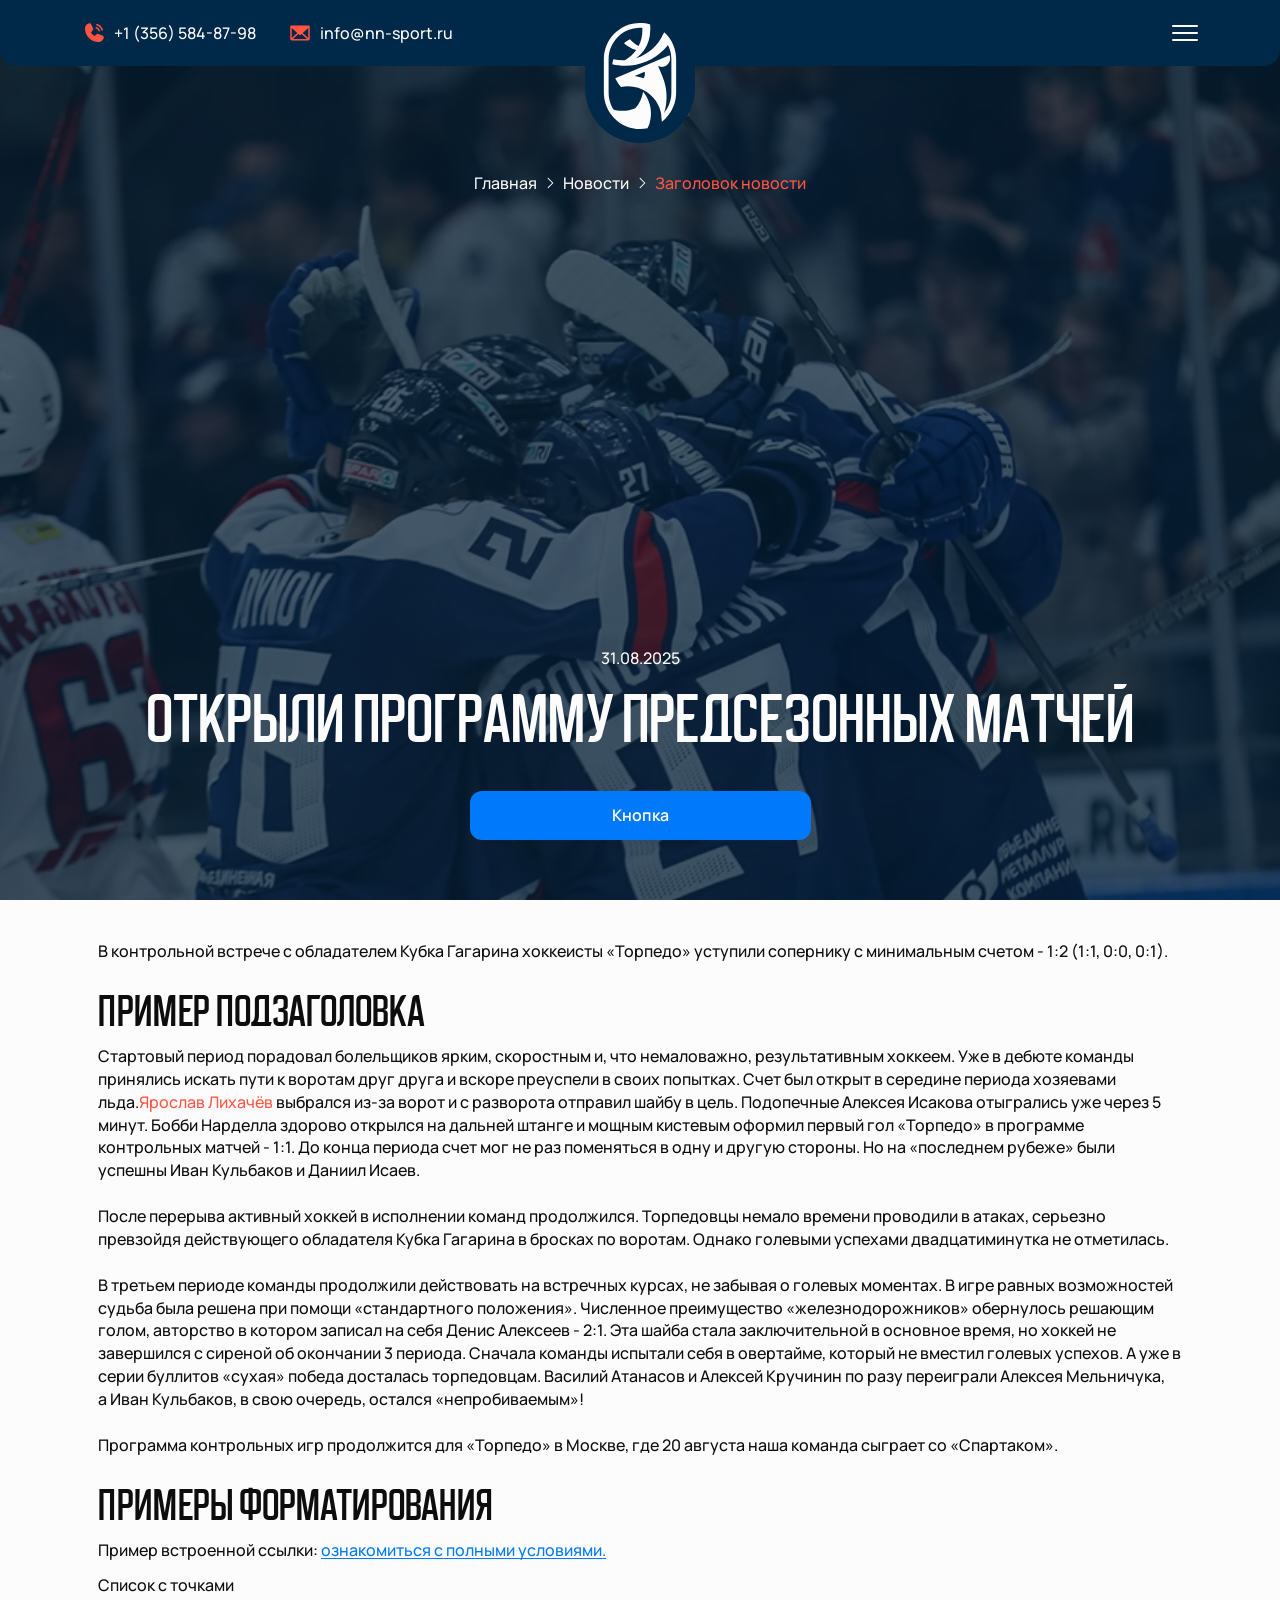
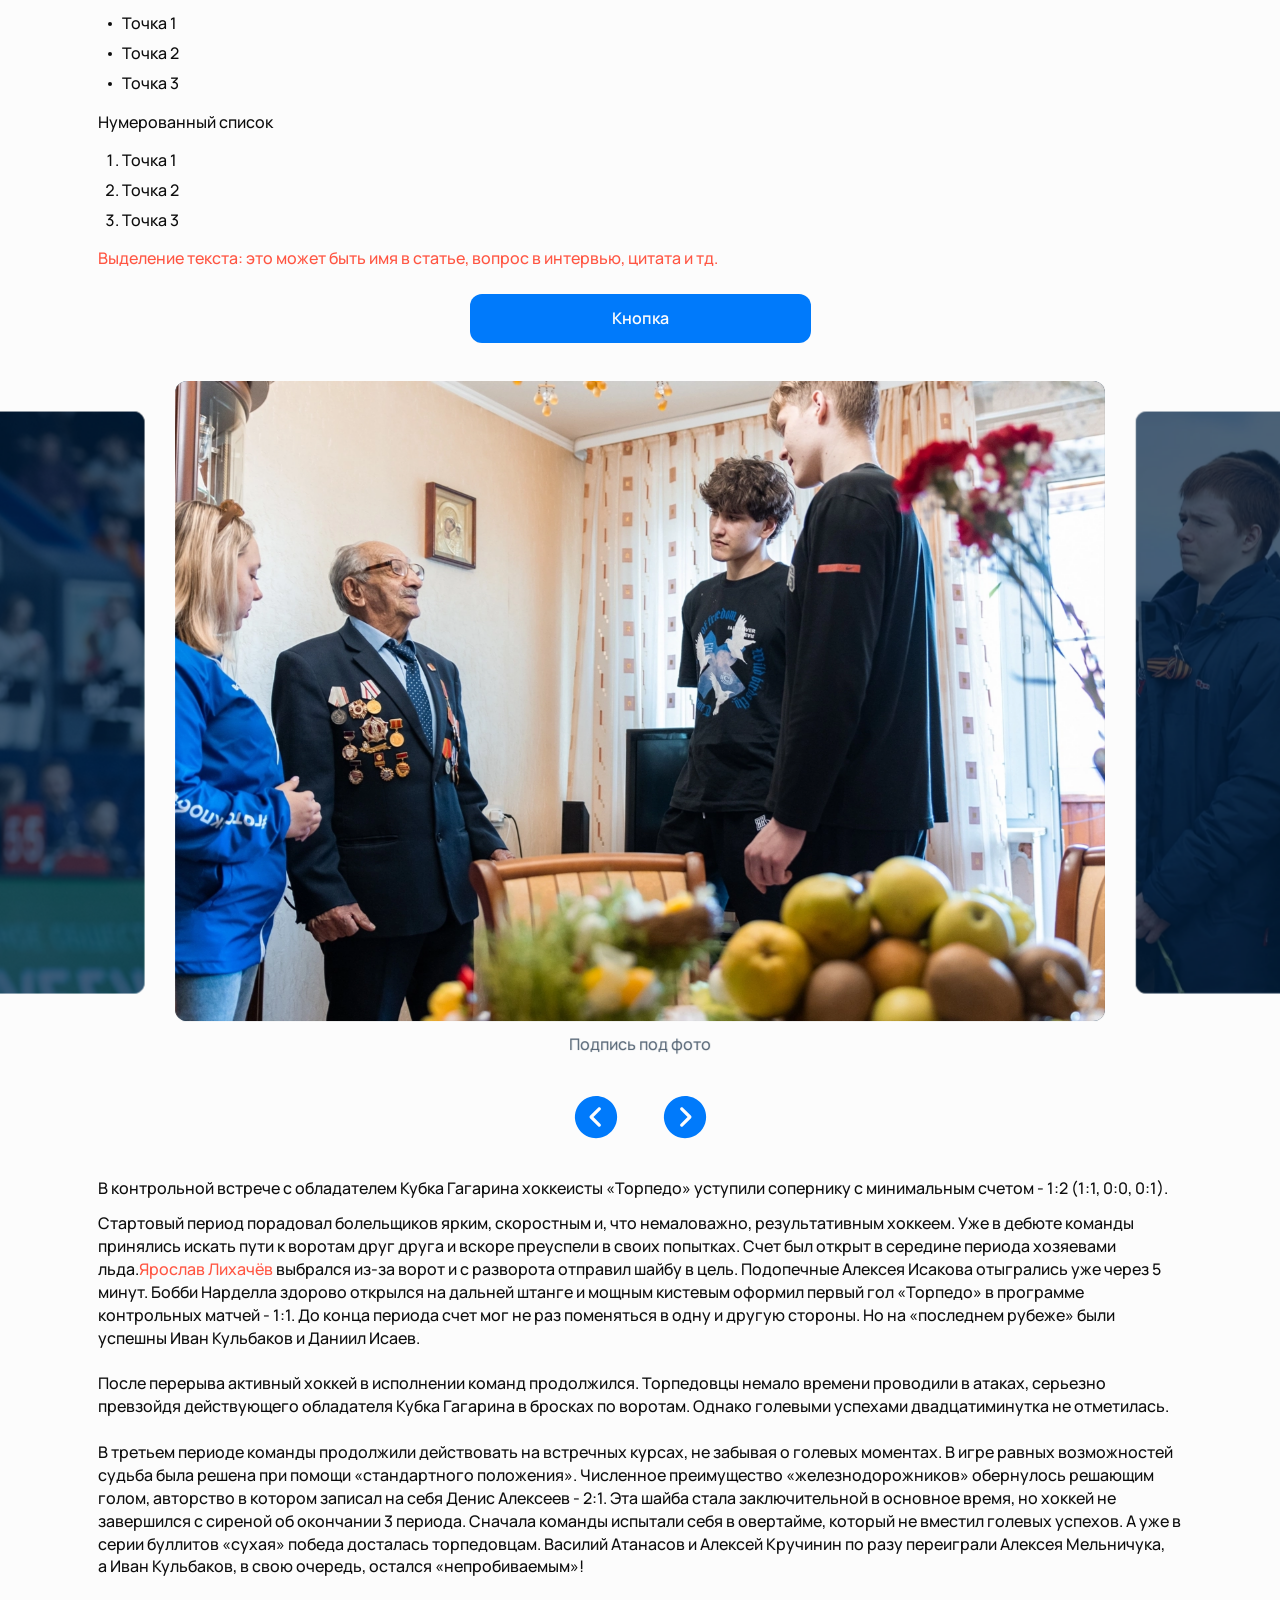
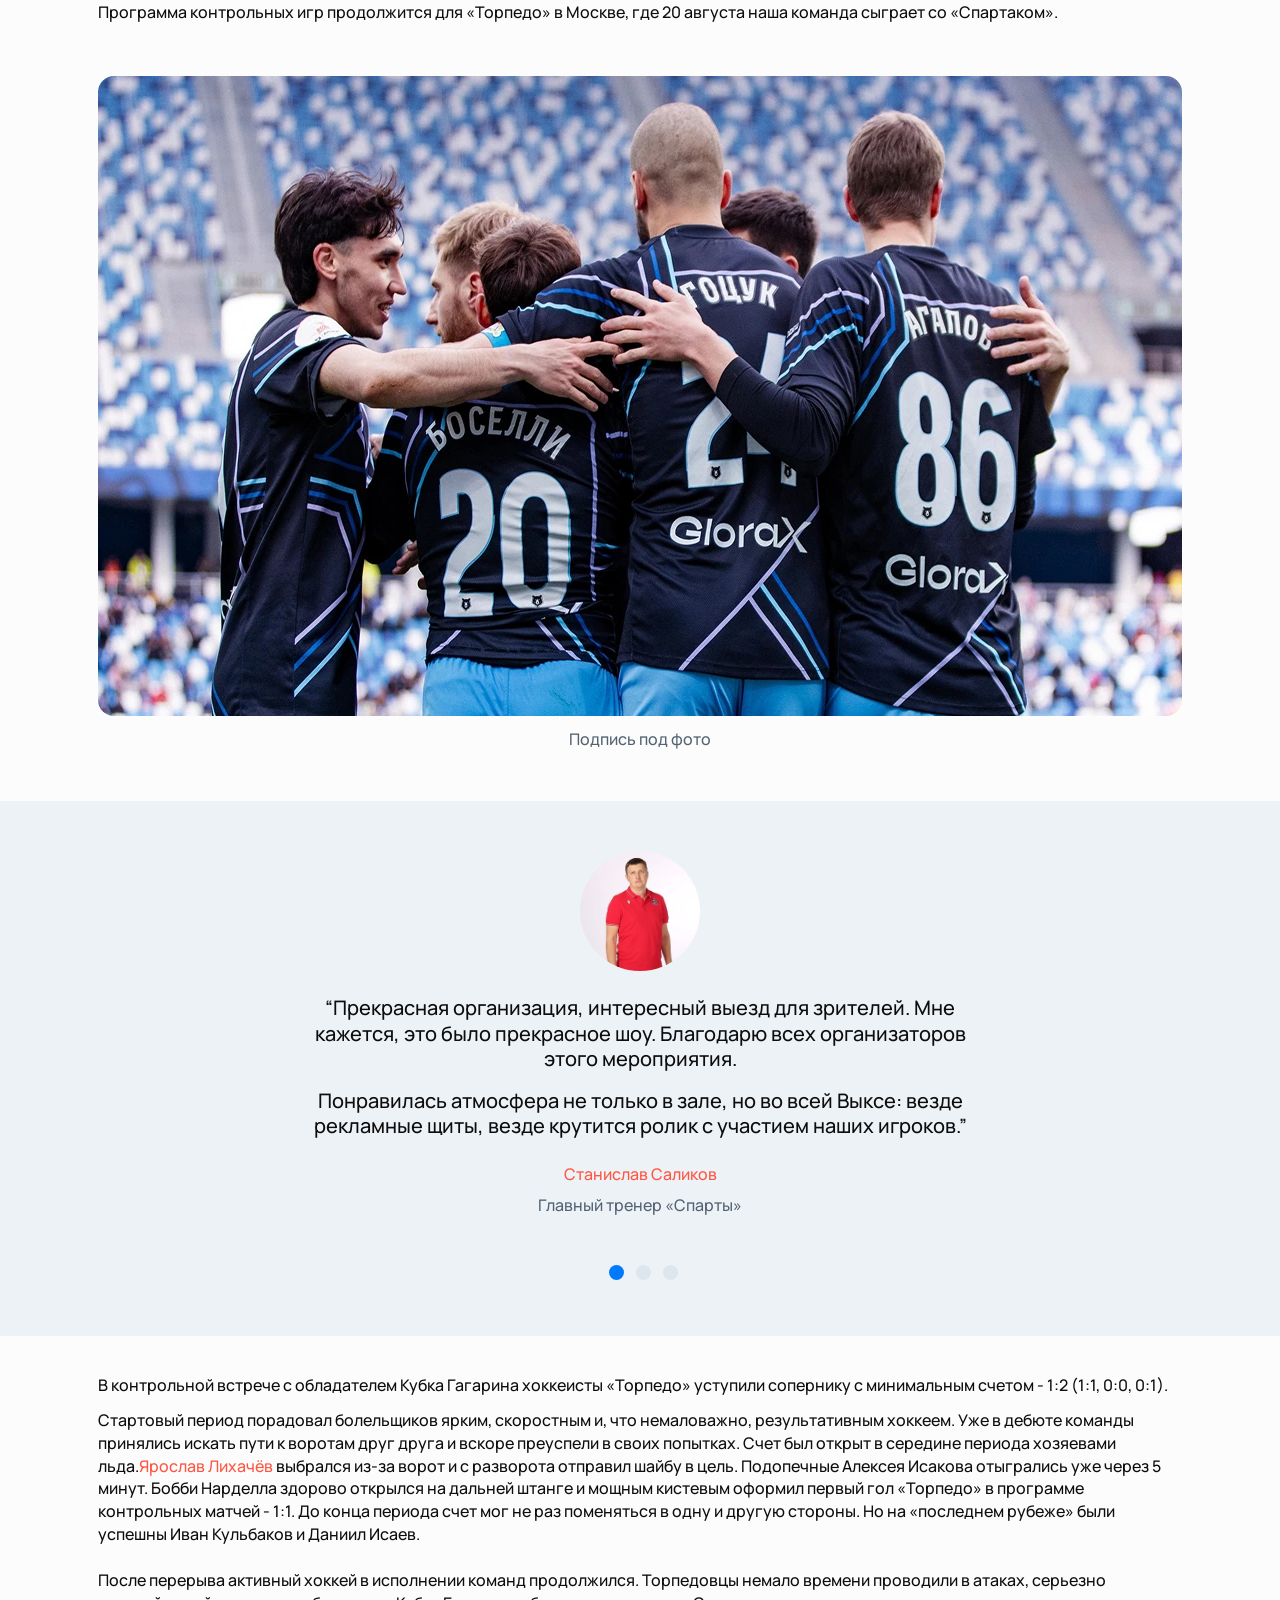
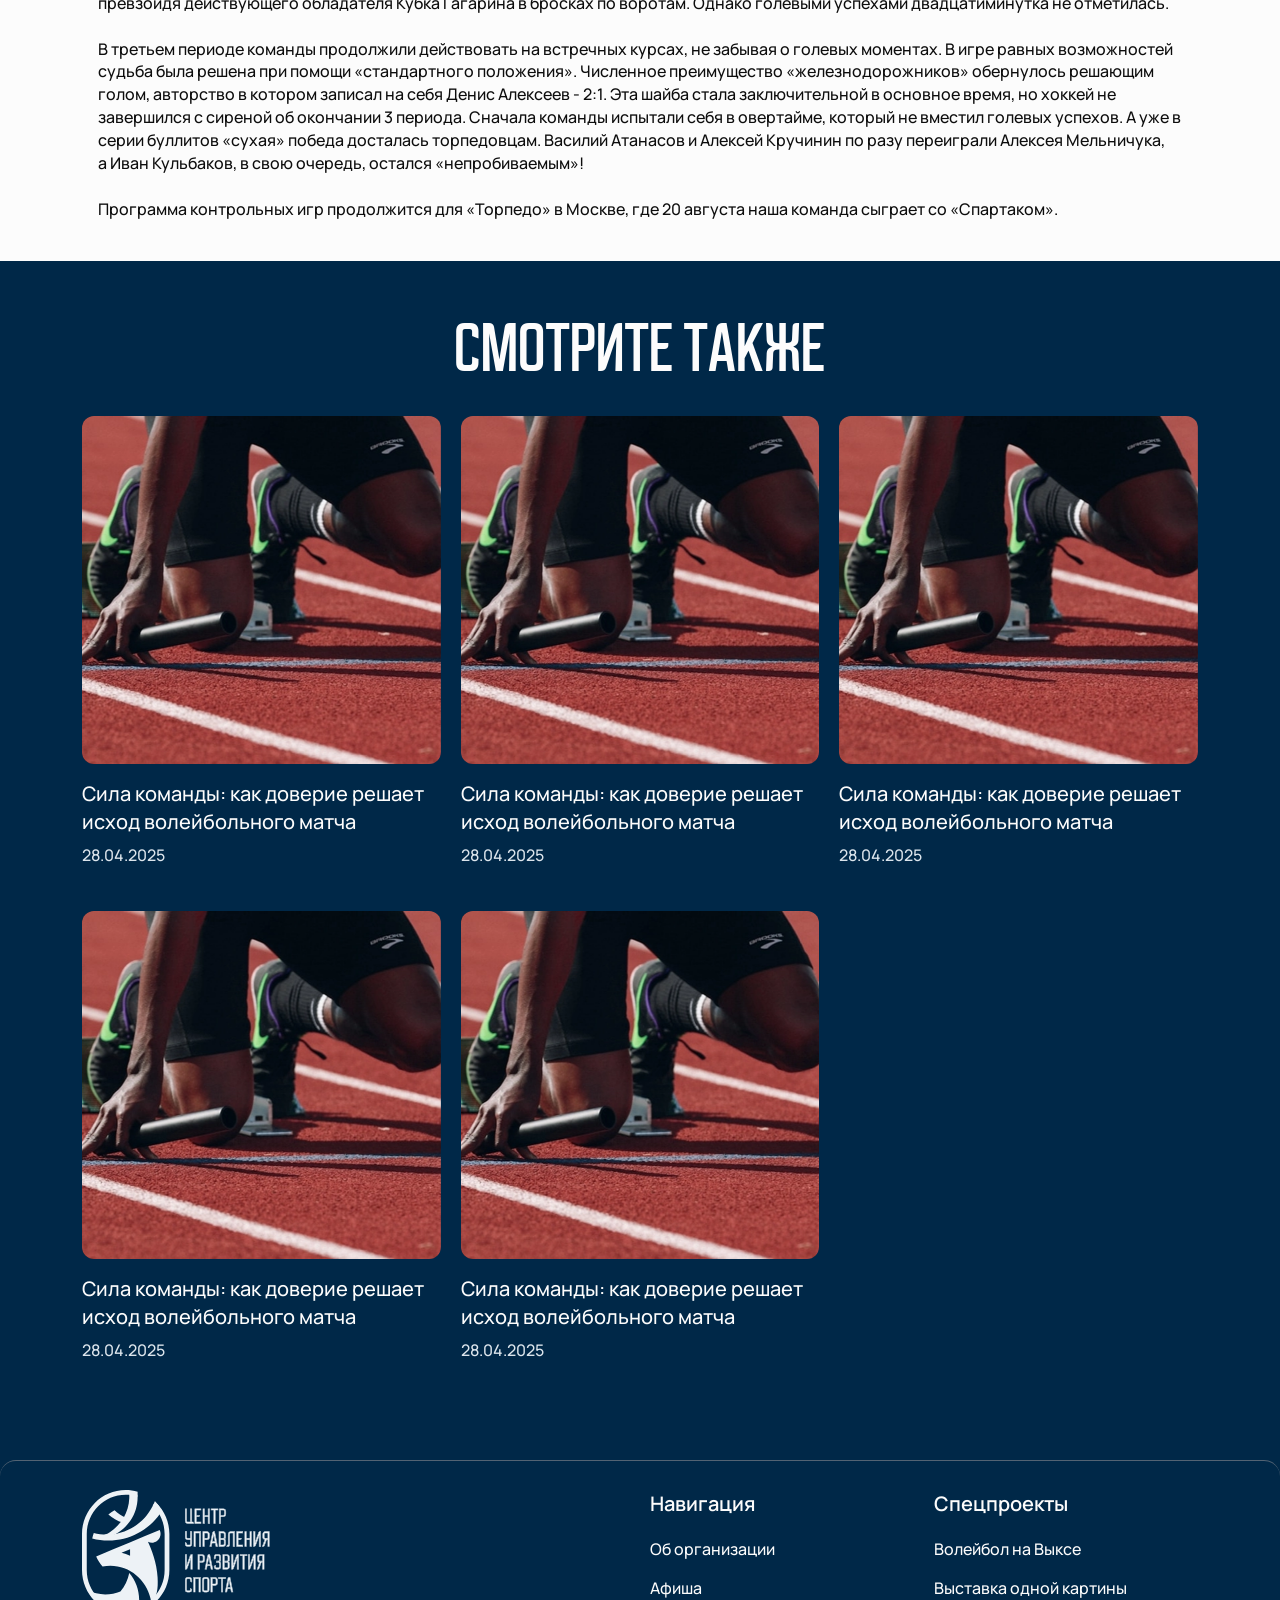
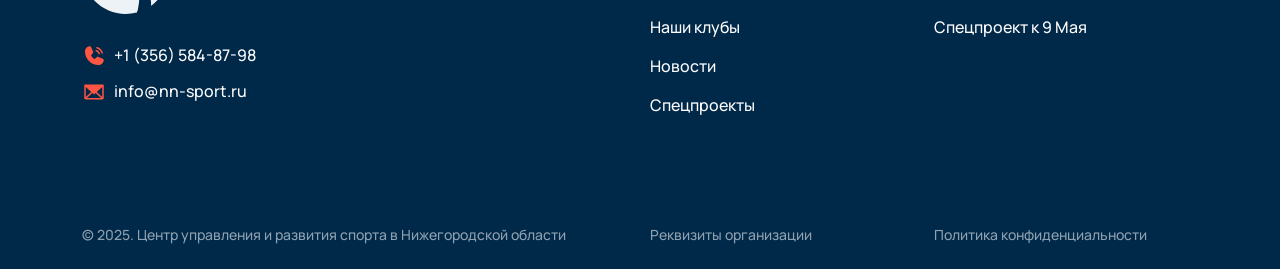
<file: news-info.html>
<!DOCTYPE html>
<html lang="ru">

    <head>
    <meta charset="UTF-8">
    <meta http-equiv="X-UA-Compatible" content="IE=edge">
    <meta name="format-detection" content="telephone=no">
    <meta name="viewport" content="width=device-width, initial-scale=1">
    <link type="image/x-icon" rel="shortcut icon" href="img/favicon/favicon.ico">
    <link type="image/png" sizes="32x32" rel="icon" href="img/favicon/favicon-32x32.png">
    <link type="image/png" sizes="192x192" rel="icon" href="img/favicon/android-icon-192x192.png">
    <link sizes="120x120" rel="apple-touch-icon" href="img/favicon/apple-icon-120x120.png">
    <link sizes="180x180" rel="apple-touch-icon" href="img/favicon/apple-icon-180x180.png">
    <meta name="msapplication-TileImage" content="img/favicon/ms-icon-144x144.png">
    <meta name="theme-color" content="#ffffff">
    <link rel="preload" href="fonts/Manrope-Medium.woff2" as="font" type="font/woff2" crossorigin> 
    <link href="css/air-datepicker.css" type="text/css" rel="stylesheet">
    <link href="css/style.min.css" type="text/css" rel="stylesheet">
    <title>Страница новости</title>
</head>

    <body class="no-scroll">
        <div class="preloader">
    <div class="preloader__item">
        <img src="img/svg/hockey-stadion.svg" alt>
    </div>
    <div class="preloader__item">
        <img src="img/svg/football-stadion.svg" alt>
    </div>
    <div class="preloader__item">
        <img src="img/svg/basketball-stadion.svg" alt>
    </div>
</div>
        <div class="wrap">
            <!--header-->

    
    <header class="header fixed-block">
        
        <div class="container">
            <div class="header__inner">
                <a href="main.html" class="header__logo">
                    <svg><use xlink:href="img/svg/sprite.svg#logo"></use></svg>
                </a>
                <div class="header__nav">
                    <div class="header__nav-inner">
                        <div class="container">
                            <nav class="header__menu">
                                <ul>
                                    <li><a href="#">
                                        <span>Об организации</span>
                                        <svg><use xlink:href="img/svg/sprite.svg#chevron-right"></use></svg>
                                    </a></li>
                                    <li><a href="#">
                                        <span>Афиша</span>
                                        <svg><use xlink:href="img/svg/sprite.svg#chevron-right"></use></svg>
                                    </a></li>
                                    <li><a href="#">
                                        <span>Наши клубы</span>
                                        <svg><use xlink:href="img/svg/sprite.svg#chevron-right"></use></svg>
                                    </a></li>
                                    <li><a href="#">
                                        <span>Новости</span>
                                        <svg><use xlink:href="img/svg/sprite.svg#chevron-right"></use></svg>
                                    </a></li>
                                    <li><a href="#">
                                        <span>Спецпроекты</span>
                                        <svg><use xlink:href="img/svg/sprite.svg#chevron-right"></use></svg>
                                    </a></li>
                                </ul>
                            </nav>
                            <div class="header__contacts header__contacts--mob">
                                <a href="tel:+13565848798" class="item-contact">
                                    <svg><use xlink:href="img/svg/sprite.svg#phone"></use></svg>
                                    <span>+1 (356) 584-87-98</span>
                                </a>
                                <a href="mailto:info@nn-sport.ru" class="item-contact">
                                    <svg><use xlink:href="img/svg/sprite.svg#message"></use></svg>
                                    <span>info@nn-sport.ru</span>
                                </a>
                            </div>
                        </div>
                    </div>
                </div>
                <div class="header__right">
                    <div class="header__contacts header__contacts--desktop">
                        <a href="tel:+13565848798" class="item-contact item-contact--phone">
                            <svg><use xlink:href="img/svg/sprite.svg#phone"></use></svg>
                            <span>+1 (356) 584-87-98</span>
                        </a>
                        <a href="mailto:info@nn-sport.ru" class="item-contact">
                            <svg><use xlink:href="img/svg/sprite.svg#message"></use></svg>
                            <span>info@nn-sport.ru</span>
                        </a>
                    </div>
                </div>
                <div role="button" class="icon-menu" aria-label="Открыть меню">
                    <span></span>
                    <span></span>
                    <span></span>
                </div>
            </div>
        </div>
    </header>
            <!--main-->
            <main class="main news-info-main">
                <!--intro-->
                <section class="intro proj-intro">

                    <!-- С обложкой -->

                    <div class="media-cover intro__bg">
                        <span class="media-cover-bg"></span>
                        <picture>
                            <source srcset="img/content/news-info-bg.webp" type="image/webp" media="(min-width: 1280.98px)">
                            <source srcset="img/content/news-info-bg.webp" media="(min-width: 1280.98px)">
                            <source srcset="img/content/news-info-bg-1280.webp" type="image/webp">
                            <source srcset="img/content/news-info-bg-1280.webp">
                            <img src="img/content/news-info-bg.webp" alt loading="lazy" data-animation="scaleUp">
                        </picture>
                    </div>

                    <!-- Если обложки нету -->

                    <!-- <div class="media-cover intro__bg no-bg">
                        <span class="media-cover-bg"></span>
                        <picture>
                            <source srcset="img/content/news-info-no-bg.png" type="image/webp" media="(min-width: 1280.98px)">
                            <source srcset="img/content/news-info-no-bg.png" media="(min-width: 1280.98px)">
                            <source srcset="img/content/news-info-no-bg-mob.png" media="(max-width: 375.98px)">
                            <source srcset="img/content/news-info-no-bg-1280.png" type="image/webp">
                            <source srcset="img/content/news-info-no-bg-1280.png">
                            <img src="img/content/news-info-bg.webp" alt loading="lazy" data-animation="scaleUp">
                        </picture>
                    </div> -->

                    <div class="container intro__container">
                        <!--breadcrumbs-->
                        <div class="breadcrumbs">
                            <div class="container">
                                <ul>
                                    <li><a href="main.html" class="link">Главная</a></li>
                                    <li><a href="news.html" class="link">Новости</a></li>
                                    <li>Заголовок новости</li>
                                </ul>
                            </div>
                        </div>

                        <div class="intro__content">
                            <p class="h5 news-info-data">
                                31.08.2025
                            </p>

                            <h1 class="h2 news-info-title blur-text" data-animation="blurFadeUp">Открыли программу предсезонных матчей</h1>
                        
                            <button class="btn main-btn news-info-btn">
                                <span>Кнопка</span>
                            </button>
                        </div>
                    </div>
                </section>
                
                <section class="news-info">
                    <div class="news-info-content">
                        <div class="section section--light text-block policy-p">
                            <div class="container">
                                <div class="policy-p__content">
                                    <div class="page-content">
                                        <p>
                                            В контрольной встрече с обладателем Кубка Гагарина хоккеисты «Торпедо» уступили сопернику с минимальным счетом - 1:2 (1:1, 0:0, 0:1).
                                        </p>

                                        <h2>Пример подзаголовка</h2>

                                        <p>
                                            Стартовый период порадовал болельщиков ярким, скоростным и, что немаловажно, результативным хоккеем. Уже в дебюте команды принялись искать пути к воротам друг друга и вскоре преуспели в своих попытках. Счет был открыт в середине периода хозяевами льда.<span>Ярослав Лихачёв</span> выбрался из-за ворот и с разворота отправил шайбу в цель. Подопечные Алексея Исакова отыгрались уже через 5 минут. Бобби Нарделла здорово открылся на дальней штанге и мощным кистевым оформил первый гол «Торпедо» в программе контрольных матчей - 1:1. До конца периода счет мог не раз поменяться в одну и другую стороны. Но на «последнем рубеже» были успешны Иван Кульбаков и Даниил Исаев. <br><br>
                                            После перерыва активный хоккей в исполнении команд продолжился. Торпедовцы немало времени проводили в атаках, серьезно превзойдя действующего обладателя Кубка Гагарина в бросках по воротам. Однако голевыми успехами двадцатиминутка не отметилась.<br><br>
                                            В третьем периоде команды продолжили действовать на встречных курсах, не забывая о голевых моментах. В игре равных возможностей судьба была решена при помощи «стандартного положения». Численное преимущество «железнодорожников» обернулось решающим голом, авторство в котором записал на себя Денис Алексеев - 2:1. Эта шайба стала заключительной в основное время, но хоккей не завершился с сиреной об окончании 3 периода. Сначала команды испытали себя в овертайме, который не вместил голевых успехов. А уже в серии буллитов «сухая» победа досталась торпедовцам. Василий Атанасов и Алексей Кручинин по разу переиграли Алексея Мельничука, а Иван Кульбаков, в свою очередь, остался «непробиваемым»!<br><br>
                                            Программа контрольных игр продолжится для «Торпедо» в Москве, где 20 августа наша команда сыграет со «Спартаком».
                                        </p>
                                

                                        <h2>Примеры форматирования</h2>

                                        <p>Пример встроенной ссылки: <a href="#">ознакомиться с полными условиями.</a></p>

                                        <p>Список с точками</p>

                                        <ul>
                                            <li>Точка 1</li>
                                            <li>Точка 2</li>
                                            <li>Точка 3</li>
                                        </ul>

                                        <p>Нумерованный список</p>

                                        <ol>
                                            <li>Точка 1</li>
                                            <li>Точка 2</li>
                                            <li>Точка 3</li>
                                        </ol>
            
                                        <p>
                                            <span>
                                                Выделение текста: это может быть имя в статье, вопрос в интервью, цитата и тд.
                                            </span> 
                                        </p>

                                        <div class="news-info-btn-container">
                                            <button class="btn main-btn news-info-btn">
                                                <span>Кнопка</span>
                                            </button>
                                        </div>
                                    </div>
                                </div>
                            </div>
                        </div>
                    </div>
                </section>

                <!--gallery-->
                <section class="section section--dark gallery news-info-gallery">
                    <div class="container">
                        <div class="gallery__swiper">
                            <div class="mb-40 swiper" data-animation="galleryAnim">
                                        <div class="swiper-wrapper">
                                            <div class="swiper-slide">
                                                <div class="item-gallery">
                                                    <div class="media-cover">
                                                        <picture>
                                                            <source srcset="img/content/project-1-gall-1.webp" type="image/webp" media="(min-width: 767.98px)">
                                                            <source srcset="img/content/project-1-gall-1.jpg" media="(min-width: 767.98px)">
                                                            <source srcset="img/content/project-1-gall-1-mob.webp" type="image/webp">
                                                            <source srcset="img/content/project-1-gall-1-mob.jpg">
                                                            <img src="img/content/project-1-gall-1.jpg" alt loading="lazy">
                                                        </picture>
                                                    </div>

                                                    <p class="item-gallery-subtitle">
                                                        Подпись под фото
                                                    </p>
                                                </div>
                                            </div>
                                            <div class="swiper-slide">
                                                <div class="item-gallery">
                                                    <div class="media-cover">
                                                        <picture>
                                                            <source srcset="img/content/project-1-gall-2.webp" type="image/webp" media="(min-width: 767.98px)">
                                                            <source srcset="img/content/project-1-gall-2.jpg" media="(min-width: 767.98px)">
                                                            <source srcset="img/content/project-1-gall-2-mob.webp" type="image/webp">
                                                            <source srcset="img/content/project-1-gall-2-mob.jpg">
                                                            <img src="img/content/project-1-gall-2.jpg" alt loading="lazy">
                                                        </picture>
                                                    </div>

                                                    <p class="item-gallery-subtitle">
                                                        Подпись под фото
                                                    </p>
                                                </div>
                                            </div>
                                            <div class="swiper-slide">
                                                <div class="item-gallery">
                                                    <div class="media-cover">
                                                        <picture>
                                                            <source srcset="img/content/project-1-gall-3.webp" type="image/webp" media="(min-width: 767.98px)">
                                                            <source srcset="img/content/project-1-gall-3.jpg" media="(min-width: 767.98px)">
                                                            <source srcset="img/content/project-1-gall-3-mob.webp" type="image/webp">
                                                            <source srcset="img/content/project-1-gall-3-mob.jpg">
                                                            <img src="img/content/project-1-gall-3.jpg" alt loading="lazy">
                                                        </picture>
                                                    </div>

                                                    <p class="item-gallery-subtitle">
                                                        Подпись под фото
                                                    </p>
                                                </div>
                                            </div>
                                        </div>
                                    </div>
                                    <div class="swiper-nav">
                                        <button class="btn nav-btn nav-btn--prev"><svg><use xlink:href="img/svg/sprite.svg#btn-prev"></use></svg></button>
                                        <button class="btn nav-btn nav-btn--next"><svg><use xlink:href="img/svg/sprite.svg#btn-next"></use></svg></button>
                                    </div>
                                </div>
                            </div>
                </section>

                <section class="news-info">
                    <div class="news-info-content">
                        <div class="section section--light text-block policy-p">
                            <div class="container">
                                <div class="policy-p__content">
                                    <div class="page-content">
                                        <p>
                                            В контрольной встрече с обладателем Кубка Гагарина хоккеисты «Торпедо» уступили сопернику с минимальным счетом - 1:2 (1:1, 0:0, 0:1).
                                        </p>

                                        <p>
                                            Стартовый период порадовал болельщиков ярким, скоростным и, что немаловажно, результативным хоккеем. Уже в дебюте команды принялись искать пути к воротам друг друга и вскоре преуспели в своих попытках. Счет был открыт в середине периода хозяевами льда.<span>Ярослав Лихачёв</span> выбрался из-за ворот и с разворота отправил шайбу в цель. Подопечные Алексея Исакова отыгрались уже через 5 минут. Бобби Нарделла здорово открылся на дальней штанге и мощным кистевым оформил первый гол «Торпедо» в программе контрольных матчей - 1:1. До конца периода счет мог не раз поменяться в одну и другую стороны. Но на «последнем рубеже» были успешны Иван Кульбаков и Даниил Исаев. <br><br>
                                            После перерыва активный хоккей в исполнении команд продолжился. Торпедовцы немало времени проводили в атаках, серьезно превзойдя действующего обладателя Кубка Гагарина в бросках по воротам. Однако голевыми успехами двадцатиминутка не отметилась.<br><br>
                                            В третьем периоде команды продолжили действовать на встречных курсах, не забывая о голевых моментах. В игре равных возможностей судьба была решена при помощи «стандартного положения». Численное преимущество «железнодорожников» обернулось решающим голом, авторство в котором записал на себя Денис Алексеев - 2:1. Эта шайба стала заключительной в основное время, но хоккей не завершился с сиреной об окончании 3 периода. Сначала команды испытали себя в овертайме, который не вместил голевых успехов. А уже в серии буллитов «сухая» победа досталась торпедовцам. Василий Атанасов и Алексей Кручинин по разу переиграли Алексея Мельничука, а Иван Кульбаков, в свою очередь, остался «непробиваемым»!<br><br>
                                            Программа контрольных игр продолжится для «Торпедо» в Москве, где 20 августа наша команда сыграет со «Спартаком».
                                        </p>
                                

                                        <div class="news-info-image">
                                            <img src="img/content/news-info-img.webp" alt="">

                                            <p class="news-info-image-subtitle  ">
                                                Подпись под фото
                                            </p>
                                        </div>
                                    </div>
                                </div>
                            </div>
                        </div>
                    </div>
                </section>

                <!--reviews-->
                <div class="section section--light swiper1 reviews proj-reviews news-info-reviews" data-animation="fadeUp">
                    <div class="container">
                        <div class="swiper width-6col">
                            <div class="swiper-wrapper">
                                <div class="swiper-slide">
                                    <figure class="reviews__item">
                                        <div class="media-cover">
                                            <picture><source srcset="img/content/project-2-review-1.webp" type="image/webp"><img src="img/content/project-2-review-1.jpg" alt></picture>
                                        </div>
                                        <blockquote>
                                            <p>“Прекрасная организация, интересный выезд для зрителей. Мне кажется, это было прекрасное шоу. Благодарю всех организаторов этого
                                                мероприятия.
                                            </p>
                                            <p>Понравилась атмосфера не только в зале, но во всей Выксе: везде рекламные щиты, везде крутится ролик с участием наших
                                                игроков.”</p>
                                        </blockquote>
                                        <figcaption>
                                            <cite>Станислав Саликов</cite>
                                            <p>Главный тренер «Спарты»</p>
                                        </figcaption>
                                    </figure>
                                </div>
                                <div class="swiper-slide">
                                    <figure class="reviews__item">
                                        <div class="media-cover">
                                            <picture><source srcset="img/content/project-2-review-2.webp" type="image/webp"><img src="img/content/project-2-review-2.jpg" alt></picture>
                                        </div>
                                        <blockquote>
                                            <p>“Очень круто было играть с такой бешеной поддержкой болельщиков, которая придавала ещё больше стремления и желания, эмоций
                                                играть дальше.”</p>
                                        </blockquote>
                                        <figcaption>
                                            <cite>Юлия Столбова</cite>
                                            <p>нападающая ВК «Спарта»</p>
                                        </figcaption>
                                    </figure>
                                </div>
                                <div class="swiper-slide">
                                    <figure class="reviews__item">
                                        <div class="media-cover">
                                            <picture><source srcset="img/content/project-2-review-3.webp" type="image/webp"><img src="img/content/project-2-review-3.jpg" alt></picture>
                                        </div>
                                        <blockquote>
                                            <p>“Болельщики гнали нас вперёд, этот гул трибун... Когда мы вышли, были удивлены количеством людей, которые пришли на матч. Хочу
                                                поблагодарить всех, было очень приятно играть!”</p>
                                        </blockquote>
                                        <figcaption>
                                            <cite>Карина Симонова</cite>
                                            <p>доигровщица «Спарты»</p>
                                        </figcaption>
                                    </figure>
                                </div>
                            </div>
                        </div>
                        <div class="swiper-pagination"></div>
                    </div>
                </div>

                <section class="news-info">
                    <div class="news-info-content">
                        <div class="section section--light text-block policy-p">
                            <div class="container">
                                <div class="policy-p__content">
                                    <div class="page-content">
                                        <p>
                                            В контрольной встрече с обладателем Кубка Гагарина хоккеисты «Торпедо» уступили сопернику с минимальным счетом - 1:2 (1:1, 0:0, 0:1).
                                        </p>

                                        <p>
                                            Стартовый период порадовал болельщиков ярким, скоростным и, что немаловажно, результативным хоккеем. Уже в дебюте команды принялись искать пути к воротам друг друга и вскоре преуспели в своих попытках. Счет был открыт в середине периода хозяевами льда.<span>Ярослав Лихачёв</span> выбрался из-за ворот и с разворота отправил шайбу в цель. Подопечные Алексея Исакова отыгрались уже через 5 минут. Бобби Нарделла здорово открылся на дальней штанге и мощным кистевым оформил первый гол «Торпедо» в программе контрольных матчей - 1:1. До конца периода счет мог не раз поменяться в одну и другую стороны. Но на «последнем рубеже» были успешны Иван Кульбаков и Даниил Исаев. <br><br>
                                            После перерыва активный хоккей в исполнении команд продолжился. Торпедовцы немало времени проводили в атаках, серьезно превзойдя действующего обладателя Кубка Гагарина в бросках по воротам. Однако голевыми успехами двадцатиминутка не отметилась.<br><br>
                                            В третьем периоде команды продолжили действовать на встречных курсах, не забывая о голевых моментах. В игре равных возможностей судьба была решена при помощи «стандартного положения». Численное преимущество «железнодорожников» обернулось решающим голом, авторство в котором записал на себя Денис Алексеев - 2:1. Эта шайба стала заключительной в основное время, но хоккей не завершился с сиреной об окончании 3 периода. Сначала команды испытали себя в овертайме, который не вместил голевых успехов. А уже в серии буллитов «сухая» победа досталась торпедовцам. Василий Атанасов и Алексей Кручинин по разу переиграли Алексея Мельничука, а Иван Кульбаков, в свою очередь, остался «непробиваемым»!<br><br>
                                            Программа контрольных игр продолжится для «Торпедо» в Москве, где 20 августа наша команда сыграет со «Спартаком».
                                        </p>
                                    </div>
                                </div>
                            </div>
                        </div>
                    </div>
                </section>

                <!--news-->
                <section class="section section--dark news news-section">
                    <div class="container">
                        <div class="sec-top">
                            <h2 class="blur-text" data-animation="blurFadeUp">Смотрите также</h2>
                        </div>
                        <div class="news__wrapper">
                            <div class="news__items">
                                <!--news-article-->
                <article class="news-article" data-animation="fadeUp">
                    <div class="news-article__preview">
                        <a href="#" class="media-cover">
                            <picture>
                                <source srcset="img/content/news-3.webp" type="image/webp" media="(min-width: 1280.98px)">
                                <source srcset="img/content/news-3.jpg" media="(min-width: 1280.98px)">
                                <source srcset="img/content/news-3-1280.webp" type="image/webp">
                                <source srcset="img/content/news-3-1280.jpg">
                                <img src="img/content/news-3.jpg" alt loading="lazy" class="scaleUp">
                            </picture>
                        </a>
                    </div>
                    <div class="news-article__content">
                        <h5><a href="#">Сила команды: как доверие решает исход волейбольного матча</a></h5>
                        <span class="news-article__date">28.04.2025</span>
                    </div>
                </article>
                                <!--news-article-->
                <article class="news-article" data-animation="fadeUp">
                    <div class="news-article__preview">
                        <a href="#" class="media-cover">
                            <picture>
                                <source srcset="img/content/news-3.webp" type="image/webp" media="(min-width: 1280.98px)">
                                <source srcset="img/content/news-3.jpg" media="(min-width: 1280.98px)">
                                <source srcset="img/content/news-3-1280.webp" type="image/webp">
                                <source srcset="img/content/news-3-1280.jpg">
                                <img src="img/content/news-3.jpg" alt loading="lazy" class="scaleUp">
                            </picture>
                        </a>
                    </div>
                    <div class="news-article__content">
                        <h5><a href="#">Сила команды: как доверие решает исход волейбольного матча</a></h5>
                        <span class="news-article__date">28.04.2025</span>
                    </div>
                </article>
                                <!--news-article-->
                <article class="news-article" data-animation="fadeUp">
                    <div class="news-article__preview">
                        <a href="#" class="media-cover">
                            <picture>
                                <source srcset="img/content/news-3.webp" type="image/webp" media="(min-width: 1280.98px)">
                                <source srcset="img/content/news-3.jpg" media="(min-width: 1280.98px)">
                                <source srcset="img/content/news-3-1280.webp" type="image/webp">
                                <source srcset="img/content/news-3-1280.jpg">
                                <img src="img/content/news-3.jpg" alt loading="lazy" class="scaleUp">
                            </picture>
                        </a>
                    </div>
                    <div class="news-article__content">
                        <h5><a href="#">Сила команды: как доверие решает исход волейбольного матча</a></h5>
                        <span class="news-article__date">28.04.2025</span>
                    </div>
                </article>
                                <!--news-article-->
                <article class="news-article" data-animation="fadeUp">
                    <div class="news-article__preview">
                        <a href="#" class="media-cover">
                            <picture>
                                <source srcset="img/content/news-3.webp" type="image/webp" media="(min-width: 1280.98px)">
                                <source srcset="img/content/news-3.jpg" media="(min-width: 1280.98px)">
                                <source srcset="img/content/news-3-1280.webp" type="image/webp">
                                <source srcset="img/content/news-3-1280.jpg">
                                <img src="img/content/news-3.jpg" alt loading="lazy" class="scaleUp">
                            </picture>
                        </a>
                    </div>
                    <div class="news-article__content">
                        <h5><a href="#">Сила команды: как доверие решает исход волейбольного матча</a></h5>
                        <span class="news-article__date">28.04.2025</span>
                    </div>
                </article>
                                <!--news-article-->
                <article class="news-article" data-animation="fadeUp">
                    <div class="news-article__preview">
                        <a href="#" class="media-cover">
                            <picture>
                                <source srcset="img/content/news-3.webp" type="image/webp" media="(min-width: 1280.98px)">
                                <source srcset="img/content/news-3.jpg" media="(min-width: 1280.98px)">
                                <source srcset="img/content/news-3-1280.webp" type="image/webp">
                                <source srcset="img/content/news-3-1280.jpg">
                                <img src="img/content/news-3.jpg" alt loading="lazy" class="scaleUp">
                            </picture>
                        </a>
                    </div>
                    <div class="news-article__content">
                        <h5><a href="#">Сила команды: как доверие решает исход волейбольного матча</a></h5>
                        <span class="news-article__date">28.04.2025</span>
                    </div>
                </article>
                                <!--news-article-->
                <article class="news-article" data-animation="fadeUp">
                    <div class="news-article__preview">
                        <a href="#" class="media-cover">
                            <picture>
                                <source srcset="img/content/news-3.webp" type="image/webp" media="(min-width: 1280.98px)">
                                <source srcset="img/content/news-3.jpg" media="(min-width: 1280.98px)">
                                <source srcset="img/content/news-3-1280.webp" type="image/webp">
                                <source srcset="img/content/news-3-1280.jpg">
                                <img src="img/content/news-3.jpg" alt loading="lazy" class="scaleUp">
                            </picture>
                        </a>
                    </div>
                    <div class="news-article__content">
                        <h5><a href="#">Сила команды: как доверие решает исход волейбольного матча</a></h5>
                        <span class="news-article__date">28.04.2025</span>
                    </div>
                </article>
                            </div>
                            
                </section>
            </main>
            <!--footer-->

    
    <footer class="footer">
        
        <div class="container">
            <div class="footer__top">
                <div class="footer__main">
                    <div class="footer__logo">
                        <img src="img/svg/logo-full.svg" alt="ЦУРС">
                    </div>
                    <div class="footer__contacts">
                        <a href="tel:+13565848798" class="item-contact">
                            <svg><use xlink:href="img/svg/sprite.svg#phone"></use></svg>
                            <span>+1 (356) 584-87-98</span>
                        </a>
                        <a href="mailto:info@nn-sport.ru" class="item-contact">
                            <svg><use xlink:href="img/svg/sprite.svg#message"></use></svg>
                            <span>info@nn-sport.ru</span>
                        </a>
                    </div>
                </div>
                <div class="footer__navs">
                    <nav class="footer__nav">
                        <p class="footer__nav-header">Навигация</p>
                        <ul>
                            <li><a href="#">Об организации</a></li>
                            <li><a href="#">Афиша</a></li>
                            <li><a href="#">Наши клубы</a></li>
                            <li><a href="#">Новости</a></li>
                            <li><a href="#">Спецпроекты</a></li>
                        </ul>
                    </nav>
                    <nav class="footer__nav">
                        <p><p class="footer__nav-header">Спецпроекты</p></p>
                        <ul>
                            <li><a href="#">Волейбол на Выксе</a></li>
                            <li><a href="#">Выставка одной картины</a></li>
                            <li><a href="#">Спецпроект к 9 Мая</a></li>
                        </ul>
                    </nav>
                </div>
            </div>
            <div class="footer__bottom">
                <p class="footer__copy">© 2025. Центр управления и развития спорта в Нижегородской области</p>
                <div class="footer__info">
                    <a href="#">Реквизиты организации</a>
                    <a href="#">Политика конфиденциальности</a>
                </div>
            </div>
        </div>
    </footer>
            <!--cookie-->
<div class="cookie fixed-block" id="cookie-popup">
    <div class="cookie__inner">
        <div class="cookie__content">
            <p>Наш сайт использует файлы cookie для улучшения работы, персонализации контента и проведения аналитики. Продолжая использовать сайт, вы соглашаетесь на использование cookie в соответствии с нашей <a href="#" target="_blank">Политикой конфиденциальности</a>.</p>
        </div>
        <div class="cookie__btns">
            <button class="btn main-btn" onclick="unshowCookie()"><span>Ок</span></button>
        </div>
    </div>
</div>
<!--review-mod-->
<modal class="custom-scroll modal review-mod" id="review-mod">
    <div class="modal__content">
        <button type="button" class="btn btn-cross modal__close"></button>
        <div class="modal__top">
            <h4 class="modal__title">Заполните форму ниже</h4>
        </div>
        <form class="form" onsubmit="event.preventDefault();formReset(this);openSuccessMod()">
            <div class="form__items">
                <div class="form__grid">
                    <label class="item-form">
                        <span class="item-form__lbl">ФИО<span aria-hidden="true">*</span></span>
                        <input type="text" placeholder="ФИО" aria-required="true">
                        <span data-error></span>
                    </label>
                    <label class="item-form">
                        <span class="item-form__lbl">Почта<span aria-hidden="true">*</span></span>
                        <input type="text" placeholder="Почта" aria-required="true">
                        <span data-error></span>
                    </label>
                </div>
                <label class="item-form">
                    <span class="item-form__lbl">Отзыв<span aria-hidden="true">*</span></span>
                    <textarea type="text" placeholder="Отзыв" aria-required="true"
                        oninput="this.style.height = '';this.style.height = this.scrollHeight + 'px'"></textarea>
                    <span data-error></span>
                </label>
            </div>
            <label class="item-checkbox">
                <input type="checkbox">
                <span>Я даю согласие на <a href="#" target="_blank">обработку персональных данных</a></span>
            </label>
            <div class="form__footer">
                <button type="submit" class="btn main-btn"><span>Отправить</span></button>
            </div>
        </form>
    </div>
</modal>
<!--success-mod-->
<div class="custom-scroll modal success-mod" id="success-mod">
    <div class="modal__content">
        <button type="button" class="btn btn-cross modal__close"></button>
        <div class="modal__top">
            <h4 class="modal__title"></h4>
        </div>
        <p></p>
        <button type="button" class="btn main-btn modal__close"><span>Закрыть</span></button>
    </div>
</div>
<!--error-mod-->
<div class="custom-scroll modal error-mod" id="error-mod">
    <div class="modal__content">
        <button type="button" class="btn btn-cross modal__close"></button>
        <div class="modal__top">
            <h4 class="modal__title"></h4>
        </div>
        <p></p>
        <button type="button" class="btn main-btn modal__close"><span>Закрыть</span></button>
    </div>
</div>
        </div>
        <!--scripts-->
<script src="js/libs/gsap.min.js"></script>
<script src="js/libs/ScrollTrigger.min.js"></script>
<script src="js/libs/inputmask.min.js"></script>
<script src="js/libs/swiper.min.js"></script>
<script src="js/libs/air-datepicker.min.js"></script>
<script src="js/libs/html2pdf.min.js"></script>
<script src="js/main.js"></script>
    </body>

</html>
</file>
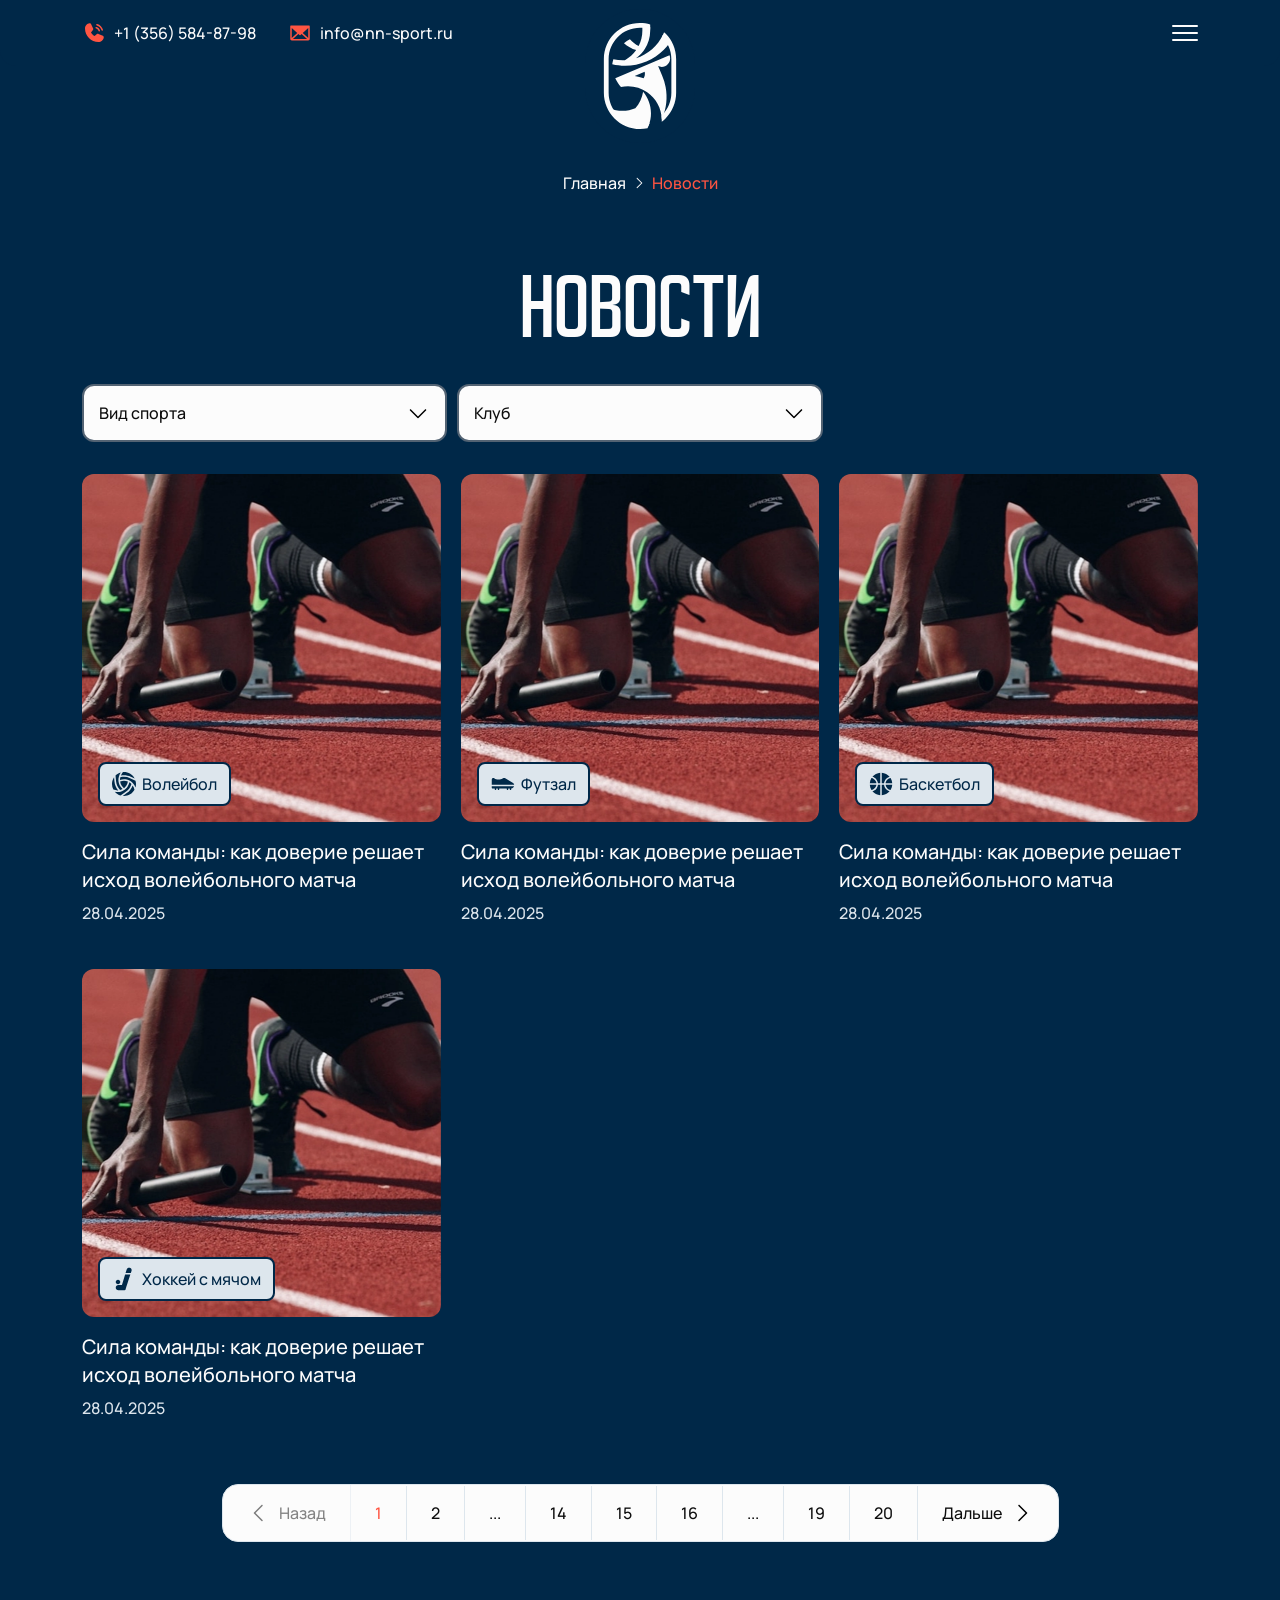
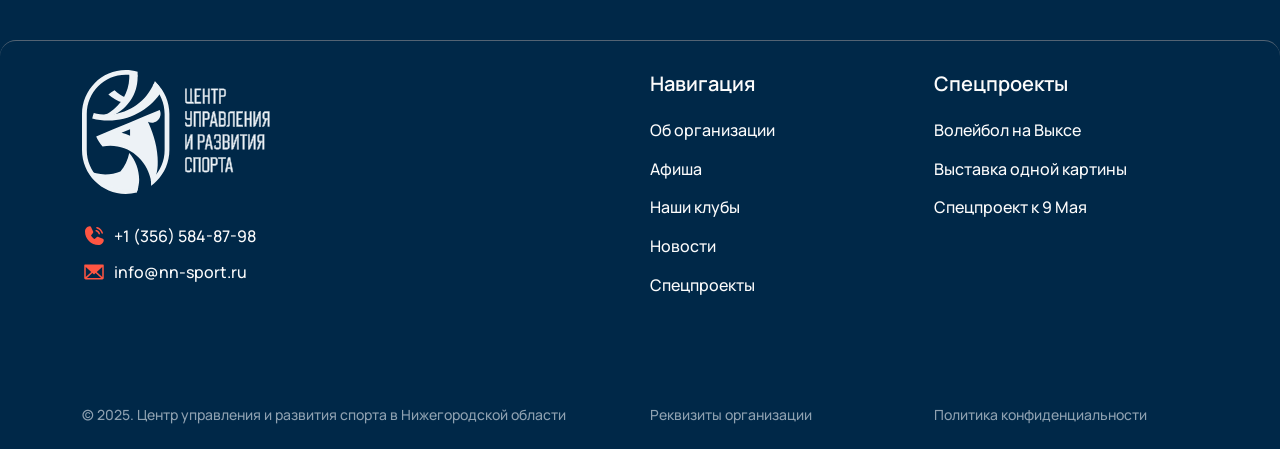
<file: news.html>
<!DOCTYPE html>
<html lang="ru">

    <head>
    <meta charset="UTF-8">
    <meta http-equiv="X-UA-Compatible" content="IE=edge">
    <meta name="format-detection" content="telephone=no">
    <meta name="viewport" content="width=device-width, initial-scale=1">
    <link type="image/x-icon" rel="shortcut icon" href="img/favicon/favicon.ico">
    <link type="image/png" sizes="32x32" rel="icon" href="img/favicon/favicon-32x32.png">
    <link type="image/png" sizes="192x192" rel="icon" href="img/favicon/android-icon-192x192.png">
    <link sizes="120x120" rel="apple-touch-icon" href="img/favicon/apple-icon-120x120.png">
    <link sizes="180x180" rel="apple-touch-icon" href="img/favicon/apple-icon-180x180.png">
    <meta name="msapplication-TileImage" content="img/favicon/ms-icon-144x144.png">
    <meta name="theme-color" content="#ffffff">
    <link rel="preload" href="fonts/Manrope-Medium.woff2" as="font" type="font/woff2" crossorigin> 
    <link href="css/air-datepicker.css" type="text/css" rel="stylesheet">
    <link href="css/style.min.css" type="text/css" rel="stylesheet">
    <title>Новости</title>
</head>

    <body>
        
        <div class="wrap">
            <!--header-->

    
    <header class="header fixed-block">
        
        <div class="container">
            <div class="header__inner">
                <a href="main.html" class="header__logo">
                    <svg><use xlink:href="img/svg/sprite.svg#logo"></use></svg>
                </a>
                <div class="header__nav">
                    <div class="header__nav-inner">
                        <div class="container">
                            <nav class="header__menu">
                                <ul>
                                    <li><a href="#">
                                        <span>Об организации</span>
                                        <svg><use xlink:href="img/svg/sprite.svg#chevron-right"></use></svg>
                                    </a></li>
                                    <li><a href="#">
                                        <span>Афиша</span>
                                        <svg><use xlink:href="img/svg/sprite.svg#chevron-right"></use></svg>
                                    </a></li>
                                    <li><a href="#">
                                        <span>Наши клубы</span>
                                        <svg><use xlink:href="img/svg/sprite.svg#chevron-right"></use></svg>
                                    </a></li>
                                    <li><a href="#">
                                        <span>Новости</span>
                                        <svg><use xlink:href="img/svg/sprite.svg#chevron-right"></use></svg>
                                    </a></li>
                                    <li><a href="#">
                                        <span>Спецпроекты</span>
                                        <svg><use xlink:href="img/svg/sprite.svg#chevron-right"></use></svg>
                                    </a></li>
                                </ul>
                            </nav>
                            <div class="header__contacts header__contacts--mob">
                                <a href="tel:+13565848798" class="item-contact">
                                    <svg><use xlink:href="img/svg/sprite.svg#phone"></use></svg>
                                    <span>+1 (356) 584-87-98</span>
                                </a>
                                <a href="mailto:info@nn-sport.ru" class="item-contact">
                                    <svg><use xlink:href="img/svg/sprite.svg#message"></use></svg>
                                    <span>info@nn-sport.ru</span>
                                </a>
                            </div>
                        </div>
                    </div>
                </div>
                <div class="header__right">
                    <div class="header__contacts header__contacts--desktop">
                        <a href="tel:+13565848798" class="item-contact item-contact--phone">
                            <svg><use xlink:href="img/svg/sprite.svg#phone"></use></svg>
                            <span>+1 (356) 584-87-98</span>
                        </a>
                        <a href="mailto:info@nn-sport.ru" class="item-contact">
                            <svg><use xlink:href="img/svg/sprite.svg#message"></use></svg>
                            <span>info@nn-sport.ru</span>
                        </a>
                    </div>
                </div>
                <div role="button" class="icon-menu" aria-label="Открыть меню">
                    <span></span>
                    <span></span>
                    <span></span>
                </div>
            </div>
        </div>
    </header>
            <!--main-->
            <main class="main">
                <!--breadcrumbs-->
<div class="breadcrumbs">
    <div class="container">
        <ul>
            <li><a href="#" class="link">Главная</a></li>
            <li>Новости</li>
        </ul>
    </div>
</div>
                <!--news-->
                <section class="section section--dark news news-p">
                    <div class="container">
                        <div class="sec-top">
                            <h1 class="h1 blur-text" data-animation="blurFadeUp">Новости</h1>
                        </div>
                        <div class="filter news__filter">
                            <form class="filter__form">
                                <input type="hidden" data-datepicker-value>
                                <div class="dropdown">
                                    <div class="dropdown__header" data-animation="fadeRight">
                                        <span>Вид спорта</span>
                                        <svg><use xlink:href="img/svg/sprite.svg#chevron-bot"></use></svg>
                                    </div>
                                    <div class="dropdown__body">
                                        <div class="custom-scroll">
                                            <label class="item-checkbox">
                                                <input type="checkbox" data-id="filter[1]">
                                                <span>Баскетбол</span>
                                            </label>
                                            <label class="item-checkbox">
                                                <input type="checkbox" data-id="filter[2]">
                                                <span>Волейбол</span>
                                            </label>
                                            <label class="item-checkbox">
                                                <input type="checkbox" data-id="filter[3]">
                                                <span>Футзал</span>
                                            </label>
                                            <label class="item-checkbox">
                                                <input type="checkbox" data-id="filter[4]">
                                                <span>Футбол</span>
                                            </label>
                                            <label class="item-checkbox">
                                                <input type="checkbox" data-id="filter[5]">
                                                <span>Хоккей</span>
                                            </label>
                                            <label class="item-checkbox">
                                                <input type="checkbox" data-id="filter[6]">
                                                <span>Хоккей с мячом</span>
                                            </label>
                                        </div>
                                    </div>
                                </div>
                                <div class="dropdown">
                                    <div class="dropdown__header" data-animation="fadeRight">
                                        <span>Клуб</span>
                                        <svg><use xlink:href="img/svg/sprite.svg#chevron-bot"></use></svg>
                                    </div>
                                    <div class="dropdown__body">
                                        <div class="custom-scroll">
                                            <label class="item-checkbox">
                                                <input type="checkbox" data-id="filter[7]">
                                                <span>ХК «Торпедо»</span>
                                            </label>
                                            <label class="item-checkbox">
                                                <input type="checkbox" data-id="filter[8]">
                                                <span>ХК «Торпедо-Горький»</span>
                                            </label>
                                            <label class="item-checkbox">
                                                <input type="checkbox" data-id="filter[9]">
                                                <span>ХК «Чайка»</span>
                                            </label>
                                            <label class="item-checkbox">
                                                <input type="checkbox" data-id="filter[10]">
                                                <span>ФК «Пари Нижний Новгород»</span>
                                            </label>
                                            <label class="item-checkbox">
                                                <input type="checkbox" data-id="filter[11]">
                                                <span>ФК «Химик»</span>
                                            </label>
                                            <label class="item-checkbox">
                                                <input type="checkbox" data-id="filter[12]">
                                                <span>ПКМФ «Торпедо»</span>
                                            </label>
                                            <label class="item-checkbox">
                                                <input type="checkbox" data-id="filter[13]">
                                                <span>ЖФК «Норманочка»</span>
                                            </label>
                                            <label class="item-checkbox">
                                                <input type="checkbox" data-id="filter[14]">
                                                <span>БК «Пари Нижний Новгород»</span>
                                            </label>
                                            <label class="item-checkbox">
                                                <input type="checkbox" data-id="filter[15]">
                                                <span>ВК «Спарта»</span>
                                            </label>
                                            <label class="item-checkbox">
                                                <input type="checkbox" data-id="filter[16]">
                                                <span>ВК АСК</span>
                                            </label>
                                            <label class="item-checkbox">
                                                <input type="checkbox" data-id="filter[17]">
                                                <span>ХК «Старт»</span>
                                            </label>
                                        </div>
                                    </div>
                                </div>
                            </form>
                            <div class="filter__selected">
                                <ul class="filter__selected-items"></ul>
                            </div>
                        </div>
                        <div class="news__wrapper">
                            <div class="news__items">
                                <!--news-article-->
<article class="news-article" data-animation="fadeUp">
    <div class="news-article__preview">
        <a href="news-info.html" class="media-cover">
            <picture>
                <source srcset="img/content/news-3.webp" type="image/webp" media="(min-width: 1280.98px)">
                <source srcset="img/content/news-3.jpg" media="(min-width: 1280.98px)">
                <source srcset="img/content/news-3-1280.webp" type="image/webp">
                <source srcset="img/content/news-3-1280.jpg">
                <img src="img/content/news-3.jpg" alt loading="lazy" class="scaleUp">
            </picture>
        </a>
        <div class="page-tags">
            <a href="#" class="page-tags__item">
                <img src="img/svg/icons/volleyball.svg" alt="Волейбол">
                Волейбол
            </a>
        </div>
    </div>
    <div class="news-article__content">
        <h5><a href="news-info.html">Сила команды: как доверие решает исход волейбольного матча</a></h5>
        <span class="news-article__date">28.04.2025</span>
    </div>
</article>
                                <!--news-article-->
<article class="news-article" data-animation="fadeUp">
    <div class="news-article__preview">
        <a href="news-info.html" class="media-cover">
            <picture>
                <source srcset="img/content/news-3.webp" type="image/webp" media="(min-width: 1280.98px)">
                <source srcset="img/content/news-3.jpg" media="(min-width: 1280.98px)">
                <source srcset="img/content/news-3-1280.webp" type="image/webp">
                <source srcset="img/content/news-3-1280.jpg">
                <img src="img/content/news-3.jpg" alt loading="lazy" class="scaleUp">
            </picture>
        </a>
        <div class="page-tags">
            <a href="#" class="page-tags__item">
                <img src="img/svg/icons/futsal.svg" alt="Футзал">
                Футзал
            </a>
        </div>
    </div>
    <div class="news-article__content">
        <h5><a href="news-info.html">Сила команды: как доверие решает исход волейбольного матча</a></h5>
        <span class="news-article__date">28.04.2025</span>
    </div>
</article>
                                <!--news-article-->
<article class="news-article" data-animation="fadeUp">
    <div class="news-article__preview">
        <a href="news-info.html" class="media-cover">
            <picture>
                <source srcset="img/content/news-3.webp" type="image/webp" media="(min-width: 1280.98px)">
                <source srcset="img/content/news-3.jpg" media="(min-width: 1280.98px)">
                <source srcset="img/content/news-3-1280.webp" type="image/webp">
                <source srcset="img/content/news-3-1280.jpg">
                <img src="img/content/news-3.jpg" alt loading="lazy" class="scaleUp">
            </picture>
        </a>
        <div class="page-tags">
            <a href="#" class="page-tags__item">
                <img src="img/svg/icons/basketball.svg" alt="Баскетбол">
                Баскетбол
            </a>
        </div>
    </div>
    <div class="news-article__content">
        <h5><a href="news-info.html">Сила команды: как доверие решает исход волейбольного матча</a></h5>
        <span class="news-article__date">28.04.2025</span>
    </div>
</article>
                                <!--news-article-->
<article class="news-article" data-animation="fadeUp">
    <div class="news-article__preview">
        <a href="news-info.html" class="media-cover">
            <picture>
                <source srcset="img/content/news-3.webp" type="image/webp" media="(min-width: 1280.98px)">
                <source srcset="img/content/news-3.jpg" media="(min-width: 1280.98px)">
                <source srcset="img/content/news-3-1280.webp" type="image/webp">
                <source srcset="img/content/news-3-1280.jpg">
                <img src="img/content/news-3.jpg" alt loading="lazy" class="scaleUp">
            </picture>
        </a>
        <div class="page-tags">
            <a href="#" class="page-tags__item">
                <img src="img/svg/icons/bandy.svg" alt="Хоккей с мячом">
                Хоккей с мячом
            </a>
        </div>
    </div>
    <div class="news-article__content">
        <h5><a href="news-info.html">Сила команды: как доверие решает исход волейбольного матча</a></h5>
        <span class="news-article__date">28.04.2025</span>
    </div>
</article>
                                <!--news-article-->
<article class="news-article" data-animation="fadeUp">
    <div class="news-article__preview">
        <a href="news-info.html" class="media-cover">
            <picture>
                <source srcset="img/content/news-3.webp" type="image/webp" media="(min-width: 1280.98px)">
                <source srcset="img/content/news-3.jpg" media="(min-width: 1280.98px)">
                <source srcset="img/content/news-3-1280.webp" type="image/webp">
                <source srcset="img/content/news-3-1280.jpg">
                <img src="img/content/news-3.jpg" alt loading="lazy" class="scaleUp">
            </picture>
        </a>
        <div class="page-tags">
            <a href="#" class="page-tags__item">
                <img src="img/svg/icons/volleyball.svg" alt="Волейбол">
                Волейбол
            </a>
        </div>
    </div>
    <div class="news-article__content">
        <h5><a href="news-info.html">Сила команды: как доверие решает исход волейбольного матча</a></h5>
        <span class="news-article__date">28.04.2025</span>
    </div>
</article>
                                <!--news-article-->
<article class="news-article" data-animation="fadeUp">
    <div class="news-article__preview">
        <a href="news-info.html" class="media-cover">
            <picture>
                <source srcset="img/content/news-3.webp" type="image/webp" media="(min-width: 1280.98px)">
                <source srcset="img/content/news-3.jpg" media="(min-width: 1280.98px)">
                <source srcset="img/content/news-3-1280.webp" type="image/webp">
                <source srcset="img/content/news-3-1280.jpg">
                <img src="img/content/news-3.jpg" alt loading="lazy" class="scaleUp">
            </picture>
        </a>
        <div class="page-tags">
            <a href="#" class="page-tags__item">
                <img src="img/svg/icons/hockey.svg" alt="Хоккей">
                Хоккей
            </a>
        </div>
    </div>
    <div class="news-article__content">
        <h5><a href="news-info.html">Сила команды: как доверие решает исход волейбольного матча</a></h5>
        <span class="news-article__date">28.04.2025</span>
    </div>
</article>
                            </div>
                            
<!--pagination-->
<div class="page-navigation">
    <nav class="pagination">
        <a class="pagination__btn prev disabled" href="#">
            <svg><use href="img/svg/sprite.svg#chevron-left"></use></svg>
            <span>Назад</span>
        </a>
        <a class="pagination__link current" href="#">1</a>
        <a class="pagination__link" href="#">2</a>
        <span class="pagination__item">...</span>
        <a class="pagination__link" href="#">14</a>
        <a class="pagination__link" href="#">15</a>
        <a class="pagination__link" href="#">16</a>
        <span class="pagination__item">...</span>
        <a class="pagination__link" href="#">19</a>
        <a class="pagination__link" href="#">20</a>
        <a class="pagination__btn next" href="#">
            <span>Дальше</span>
            <svg><use href="img/svg/sprite.svg#chevron-right"></use></svg>
        </a>
    </nav>
</div>

                        </div>
                    </div>
                </section>
            </main>
            <!--footer-->

    
    <footer class="footer">
        
        <div class="container">
            <div class="footer__top">
                <div class="footer__main">
                    <div class="footer__logo">
                        <img src="img/svg/logo-full.svg" alt="ЦУРС">
                    </div>
                    <div class="footer__contacts">
                        <a href="tel:+13565848798" class="item-contact">
                            <svg><use xlink:href="img/svg/sprite.svg#phone"></use></svg>
                            <span>+1 (356) 584-87-98</span>
                        </a>
                        <a href="mailto:info@nn-sport.ru" class="item-contact">
                            <svg><use xlink:href="img/svg/sprite.svg#message"></use></svg>
                            <span>info@nn-sport.ru</span>
                        </a>
                    </div>
                </div>
                <div class="footer__navs">
                    <nav class="footer__nav">
                        <p class="footer__nav-header">Навигация</p>
                        <ul>
                            <li><a href="#">Об организации</a></li>
                            <li><a href="#">Афиша</a></li>
                            <li><a href="#">Наши клубы</a></li>
                            <li><a href="#">Новости</a></li>
                            <li><a href="#">Спецпроекты</a></li>
                        </ul>
                    </nav>
                    <nav class="footer__nav">
                        <p><p class="footer__nav-header">Спецпроекты</p></p>
                        <ul>
                            <li><a href="#">Волейбол на Выксе</a></li>
                            <li><a href="#">Выставка одной картины</a></li>
                            <li><a href="#">Спецпроект к 9 Мая</a></li>
                        </ul>
                    </nav>
                </div>
            </div>
            <div class="footer__bottom">
                <p class="footer__copy">© 2025. Центр управления и развития спорта в Нижегородской области</p>
                <div class="footer__info">
                    <a href="#">Реквизиты организации</a>
                    <a href="#">Политика конфиденциальности</a>
                </div>
            </div>
        </div>
    </footer>
            <!--cookie-->
<div class="cookie fixed-block" id="cookie-popup">
    <div class="cookie__inner">
        <div class="cookie__content">
            <p>Наш сайт использует файлы cookie для улучшения работы, персонализации контента и проведения аналитики. Продолжая использовать сайт, вы соглашаетесь на использование cookie в соответствии с нашей <a href="#" target="_blank">Политикой конфиденциальности</a>.</p>
        </div>
        <div class="cookie__btns">
            <button class="btn main-btn" onclick="unshowCookie()"><span>Ок</span></button>
        </div>
    </div>
</div>
<!--review-mod-->
<modal class="custom-scroll modal review-mod" id="review-mod">
    <div class="modal__content">
        <button type="button" class="btn btn-cross modal__close"></button>
        <div class="modal__top">
            <h4 class="modal__title">Заполните форму ниже</h4>
        </div>
        <form class="form" onsubmit="event.preventDefault();formReset(this);openSuccessMod()">
            <div class="form__items">
                <div class="form__grid">
                    <label class="item-form">
                        <span class="item-form__lbl">ФИО<span aria-hidden="true">*</span></span>
                        <input type="text" placeholder="ФИО" aria-required="true">
                        <span data-error></span>
                    </label>
                    <label class="item-form">
                        <span class="item-form__lbl">Почта<span aria-hidden="true">*</span></span>
                        <input type="text" placeholder="Почта" aria-required="true">
                        <span data-error></span>
                    </label>
                </div>
                <label class="item-form">
                    <span class="item-form__lbl">Отзыв<span aria-hidden="true">*</span></span>
                    <textarea type="text" placeholder="Отзыв" aria-required="true"
                        oninput="this.style.height = '';this.style.height = this.scrollHeight + 'px'"></textarea>
                    <span data-error></span>
                </label>
            </div>
            <label class="item-checkbox">
                <input type="checkbox">
                <span>Я даю согласие на <a href="#" target="_blank">обработку персональных данных</a></span>
            </label>
            <div class="form__footer">
                <button type="submit" class="btn main-btn"><span>Отправить</span></button>
            </div>
        </form>
    </div>
</modal>
<!--success-mod-->
<div class="custom-scroll modal success-mod" id="success-mod">
    <div class="modal__content">
        <button type="button" class="btn btn-cross modal__close"></button>
        <div class="modal__top">
            <h4 class="modal__title"></h4>
        </div>
        <p></p>
        <button type="button" class="btn main-btn modal__close"><span>Закрыть</span></button>
    </div>
</div>
<!--error-mod-->
<div class="custom-scroll modal error-mod" id="error-mod">
    <div class="modal__content">
        <button type="button" class="btn btn-cross modal__close"></button>
        <div class="modal__top">
            <h4 class="modal__title"></h4>
        </div>
        <p></p>
        <button type="button" class="btn main-btn modal__close"><span>Закрыть</span></button>
    </div>
</div>
        </div>
        <!--scripts-->
<script src="js/libs/gsap.min.js"></script>
<script src="js/libs/ScrollTrigger.min.js"></script>
<script src="js/libs/inputmask.min.js"></script>
<script src="js/libs/swiper.min.js"></script>
<script src="js/libs/air-datepicker.min.js"></script>
<script src="js/libs/html2pdf.min.js"></script>
<script src="js/main.js"></script>
    </body>

</html>
</file>
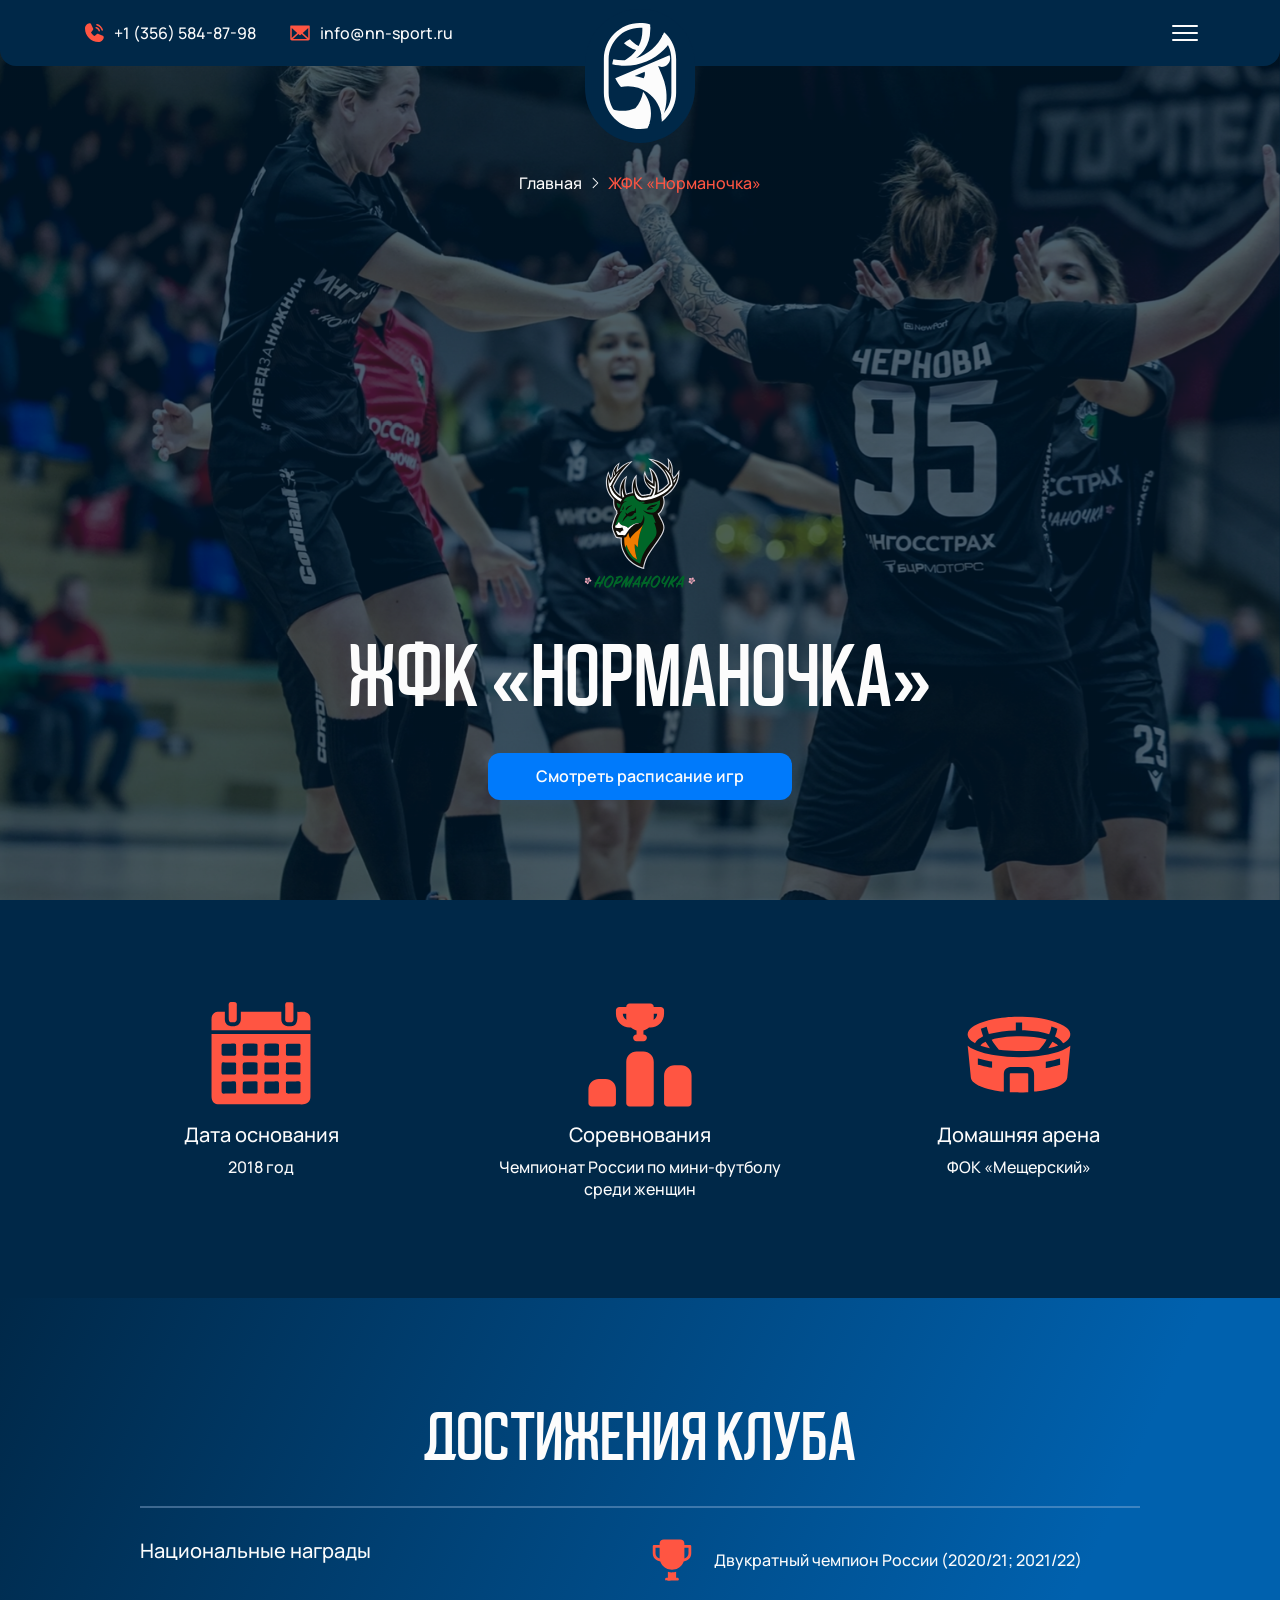
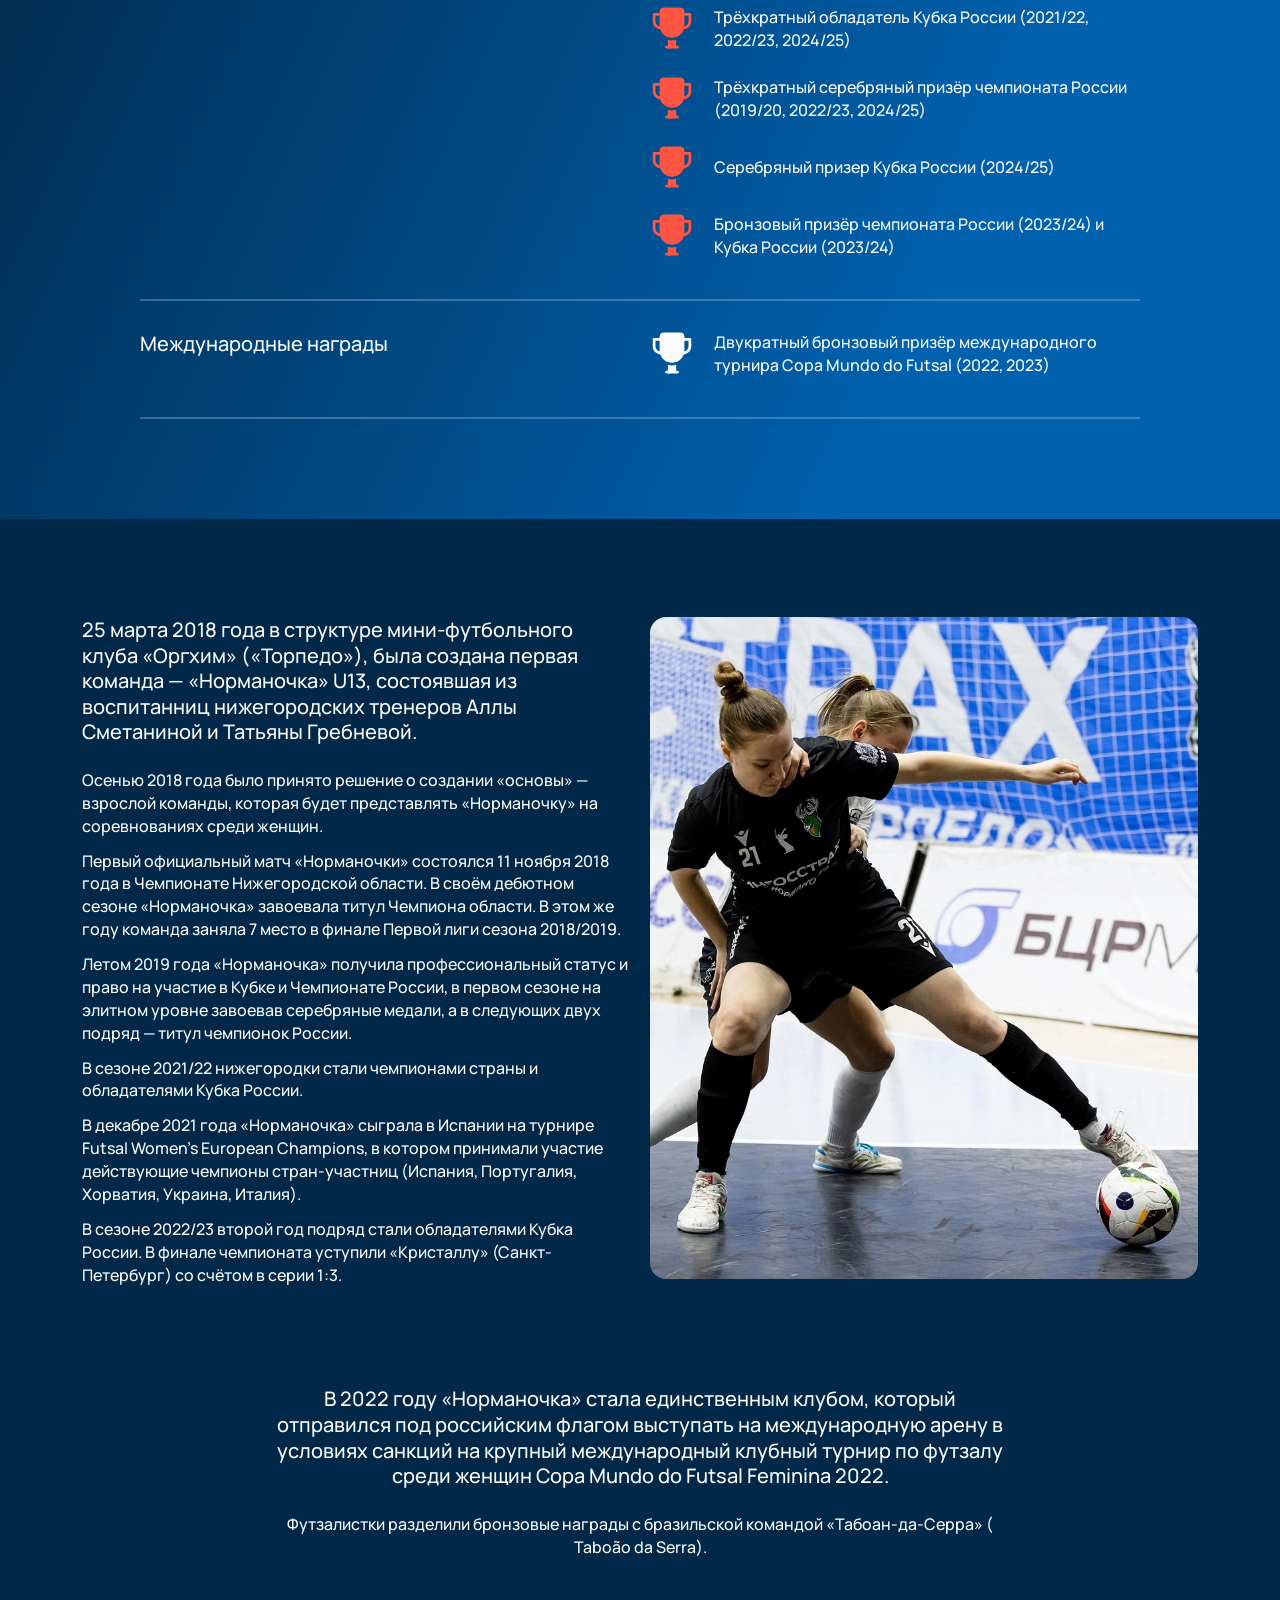
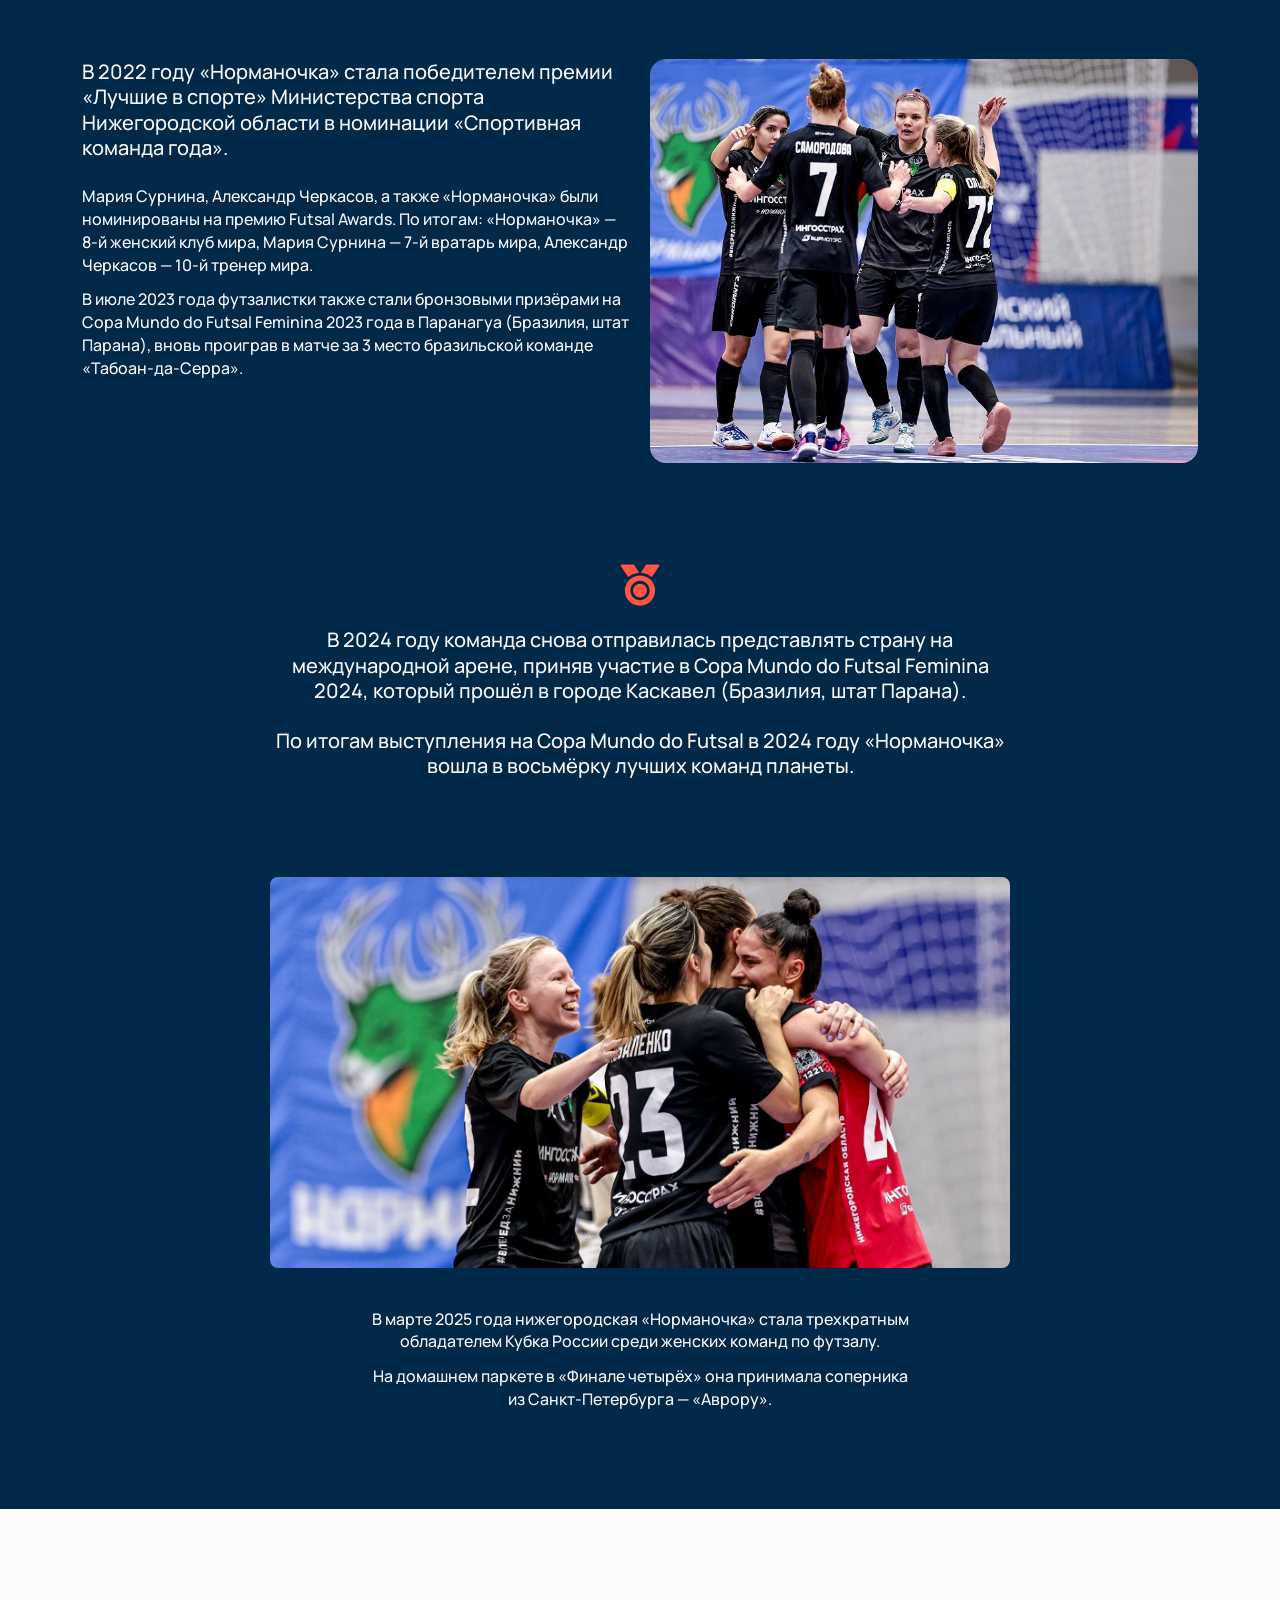
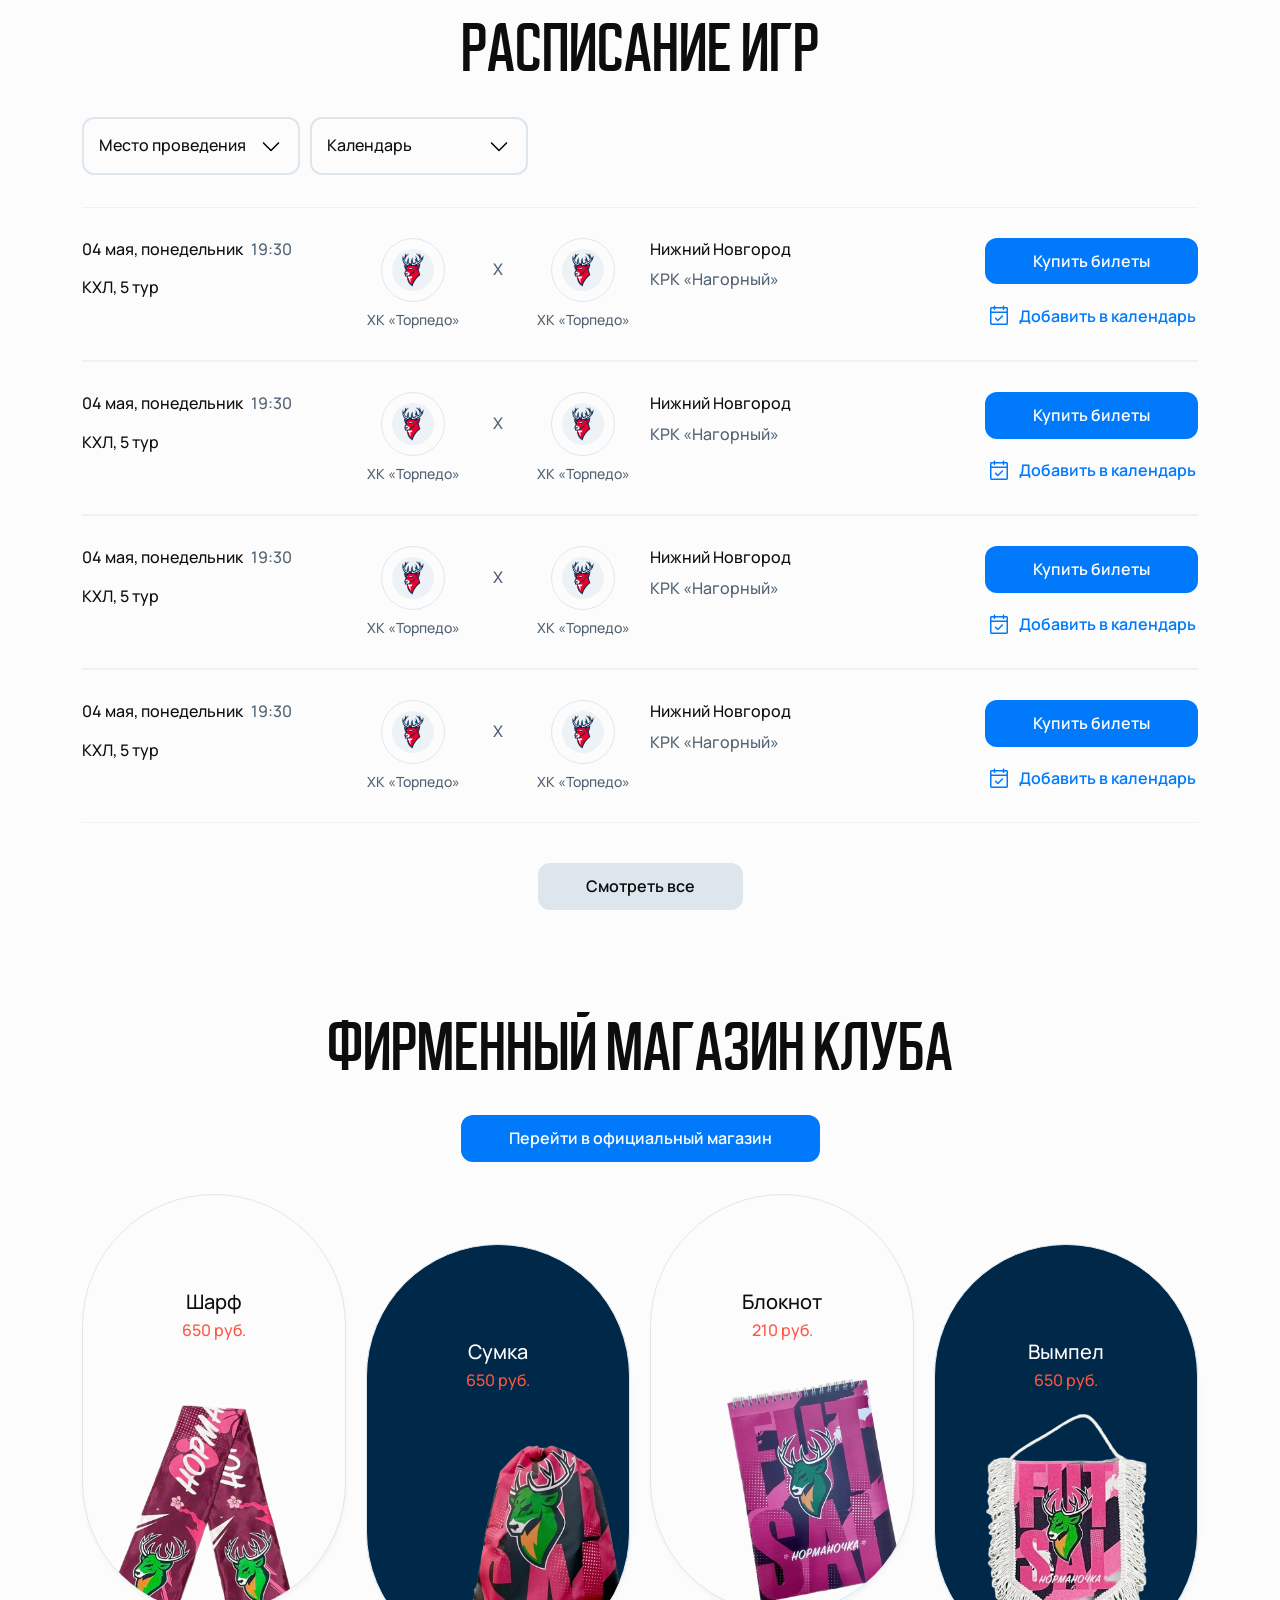
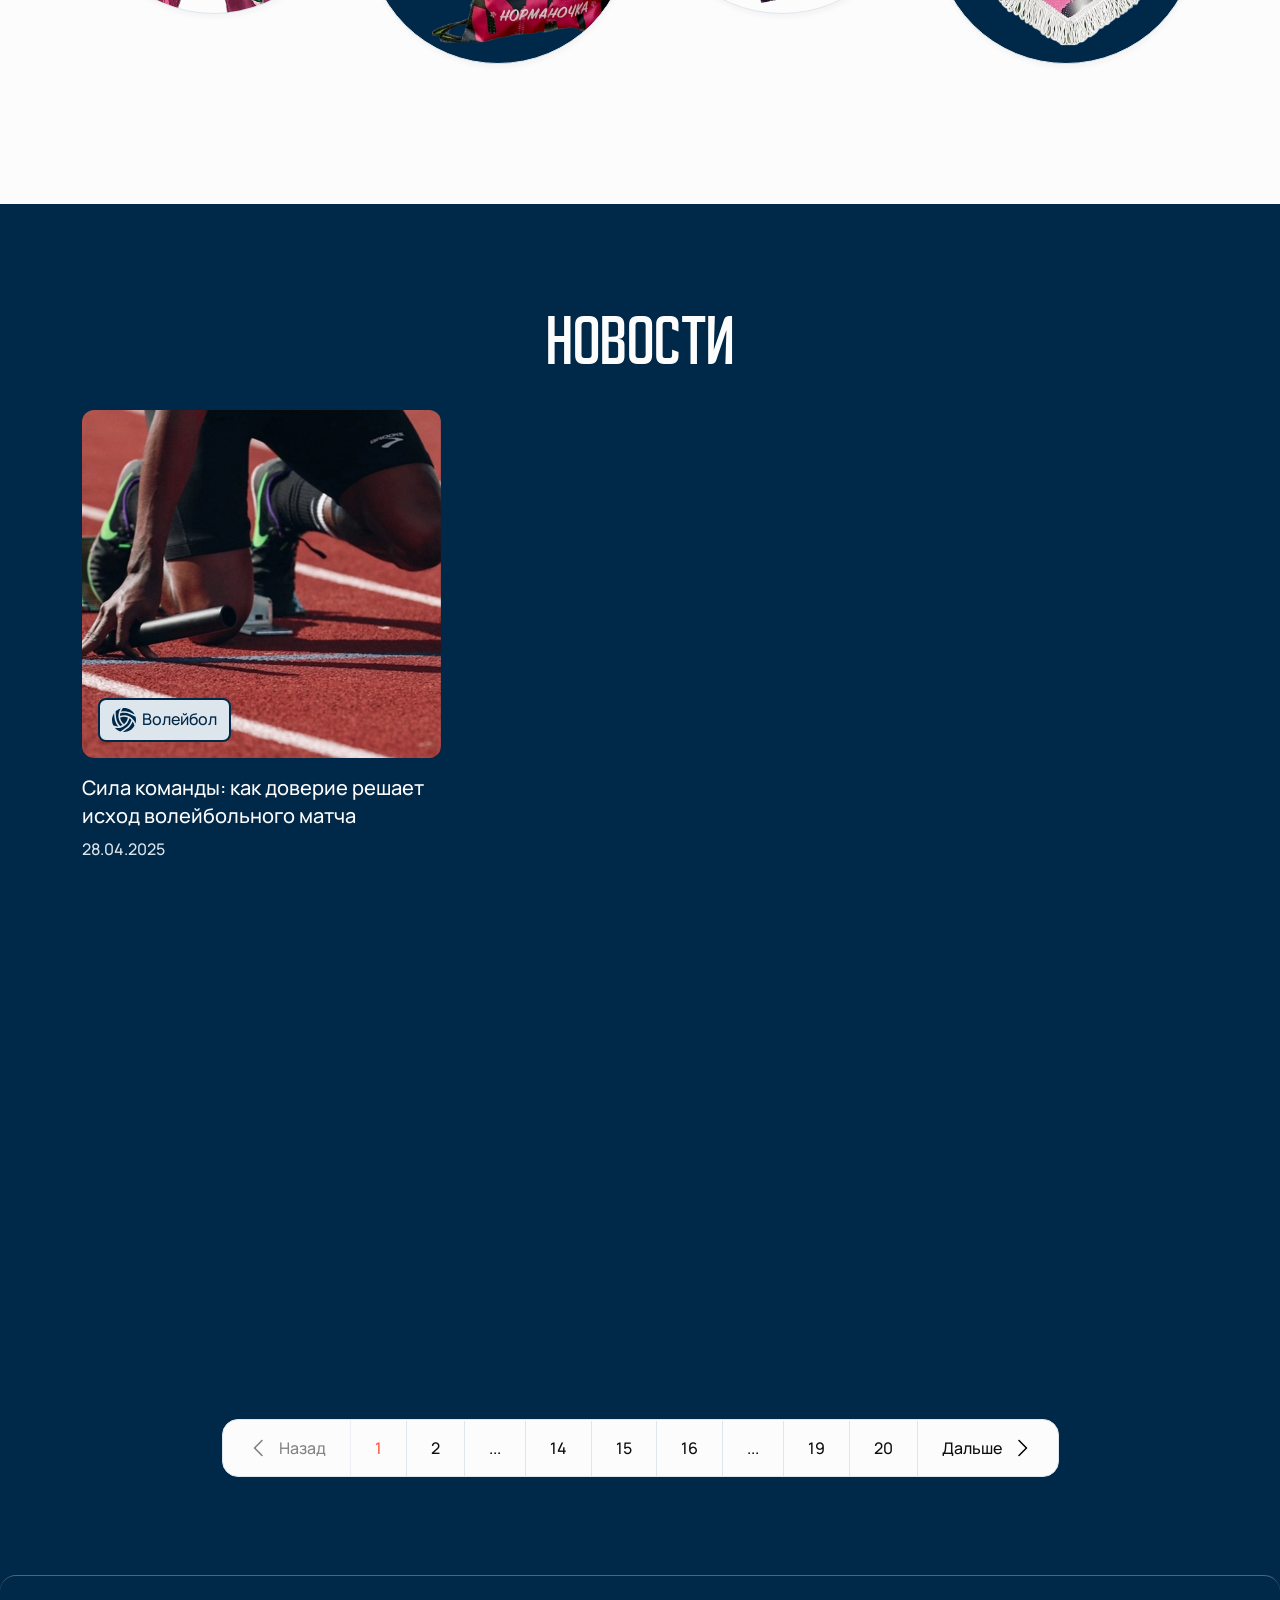
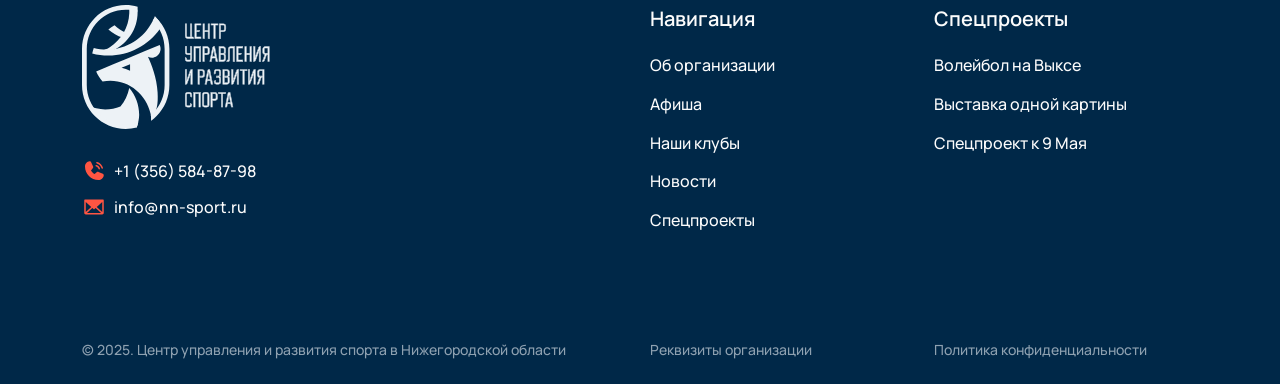
<file: normanochka.html>
<!DOCTYPE html>
<html lang="ru">

    <head>
    <meta charset="UTF-8">
    <meta http-equiv="X-UA-Compatible" content="IE=edge">
    <meta name="format-detection" content="telephone=no">
    <meta name="viewport" content="width=device-width, initial-scale=1">
    <link type="image/x-icon" rel="shortcut icon" href="img/favicon/favicon.ico">
    <link type="image/png" sizes="32x32" rel="icon" href="img/favicon/favicon-32x32.png">
    <link type="image/png" sizes="192x192" rel="icon" href="img/favicon/android-icon-192x192.png">
    <link sizes="120x120" rel="apple-touch-icon" href="img/favicon/apple-icon-120x120.png">
    <link sizes="180x180" rel="apple-touch-icon" href="img/favicon/apple-icon-180x180.png">
    <meta name="msapplication-TileImage" content="img/favicon/ms-icon-144x144.png">
    <meta name="theme-color" content="#ffffff">
    <link rel="preload" href="fonts/Manrope-Medium.woff2" as="font" type="font/woff2" crossorigin> 
    <link href="css/air-datepicker.css" type="text/css" rel="stylesheet">
    <link href="css/style.min.css" type="text/css" rel="stylesheet">
    <title>ЖФК «Норманочка»</title>
</head>

    <body class="no-scroll">
        <div class="preloader">
    <div class="preloader__item">
        <img src="img/svg/hockey-stadion.svg" alt>
    </div>
    <div class="preloader__item">
        <img src="img/svg/football-stadion.svg" alt>
    </div>
    <div class="preloader__item">
        <img src="img/svg/basketball-stadion.svg" alt>
    </div>
</div>
        <div class="wrap">
            <!--header-->

    
    <header class="header fixed-block">
        
        <div class="container">
            <div class="header__inner">
                <a href="main.html" class="header__logo">
                    <svg><use xlink:href="img/svg/sprite.svg#logo"></use></svg>
                </a>
                <div class="header__nav">
                    <div class="header__nav-inner">
                        <div class="container">
                            <nav class="header__menu">
                                <ul>
                                    <li><a href="#">
                                        <span>Об организации</span>
                                        <svg><use xlink:href="img/svg/sprite.svg#chevron-right"></use></svg>
                                    </a></li>
                                    <li><a href="#">
                                        <span>Афиша</span>
                                        <svg><use xlink:href="img/svg/sprite.svg#chevron-right"></use></svg>
                                    </a></li>
                                    <li><a href="#">
                                        <span>Наши клубы</span>
                                        <svg><use xlink:href="img/svg/sprite.svg#chevron-right"></use></svg>
                                    </a></li>
                                    <li><a href="#">
                                        <span>Новости</span>
                                        <svg><use xlink:href="img/svg/sprite.svg#chevron-right"></use></svg>
                                    </a></li>
                                    <li><a href="#">
                                        <span>Спецпроекты</span>
                                        <svg><use xlink:href="img/svg/sprite.svg#chevron-right"></use></svg>
                                    </a></li>
                                </ul>
                            </nav>
                            <div class="header__contacts header__contacts--mob">
                                <a href="tel:+13565848798" class="item-contact">
                                    <svg><use xlink:href="img/svg/sprite.svg#phone"></use></svg>
                                    <span>+1 (356) 584-87-98</span>
                                </a>
                                <a href="mailto:info@nn-sport.ru" class="item-contact">
                                    <svg><use xlink:href="img/svg/sprite.svg#message"></use></svg>
                                    <span>info@nn-sport.ru</span>
                                </a>
                            </div>
                        </div>
                    </div>
                </div>
                <div class="header__right">
                    <div class="header__contacts header__contacts--desktop">
                        <a href="tel:+13565848798" class="item-contact item-contact--phone">
                            <svg><use xlink:href="img/svg/sprite.svg#phone"></use></svg>
                            <span>+1 (356) 584-87-98</span>
                        </a>
                        <a href="mailto:info@nn-sport.ru" class="item-contact">
                            <svg><use xlink:href="img/svg/sprite.svg#message"></use></svg>
                            <span>info@nn-sport.ru</span>
                        </a>
                    </div>
                </div>
                <div role="button" class="icon-menu" aria-label="Открыть меню">
                    <span></span>
                    <span></span>
                    <span></span>
                </div>
            </div>
        </div>
    </header>
            <!--main-->
            <main class="main">
                <!--intro-->
                <section class="intro club-intro">
                    <div class="media-cover intro__bg">
                        <span class="media-cover-bg"></span>
                        <picture>
                            <source srcset="img/content/normanochka-intro.webp" type="image/webp" media="(min-width: 767.98px)">
                            <source srcset="img/content/normanochka-intro.jpg" media="(min-width: 767.98px)">
                            <source srcset="img/content/normanochka-intro-mob.webp" type="image/webp">
                            <source srcset="img/content/normanochka-intro-mob.jpg">
                            <img src="img/content/normanochka-intro.jpg" alt loading="lazy" data-animation="scaleUp">
                        </picture>
                    </div>
                    <div class="container intro__container">
                        <!--breadcrumbs-->
<div class="breadcrumbs">
    <div class="container">
        <ul>
            <li><a href="#" class="link">Главная</a></li>
            <li>ЖФК «Норманочка»</li>
        </ul>
    </div>
</div>
                        <div class="intro__content">
                            <img class="club-intro__logo" src="img/svg/clubs/normanochka.svg" alt>
                            <h1 class="h1 blur-text" data-animation="blurFadeUp">ЖФК «Норманочка»</h1>
                            <a href="#affiche-sec" class="btn main-btn js-anchor"><span>Смотреть расписание игр</span></a>
                        </div>
                    </div>
                </section>
                <!--club-info-->
                <div class="section section--dark club-info">
                    <div class="container">
                        <div class="stat-block grid-3col" data-animation="fadeUp">
                            <div class="stat-block__item">
                                <img src="img/svg/data.svg" alt>
                                <p class="h4">Дата основания</p>
                                <p class="h5">2018 год</p>
                            </div>
                            <div class="stat-block__item">
                                <img src="img/svg/competition.svg" alt>
                                <p class="h4">Соревнования</p>
                                <p class="h5">Чемпионат России по мини-футболу среди женщин</p>
                            </div>
                            <div class="stat-block__item">
                                <img src="img/svg/stadion.svg" alt>
                                <p class="h4">Домашняя арена</p>
                                <p class="h5">ФОК «Мещерский»</p>
                            </div>
                        </div>
                    </div>
                </div>
                <!--club-achieve-->
                <section class="section club-achieve">
                    <div class="container">
                        <div class="sec-top">
                            <h2 class="blur-text" data-animation="blurFadeUp">Достижения клуба</h2>
                        </div>
                        <section class="club-achieve__sec" data-animation="fadeUp">
                            <h3>Национальные награды</h3>
                            <ul class="club-achieve__list">
                                <li>Двукратный чемпион России (2020/21; 2021/22)</li>
                                <li>Трёхкратный обладатель Кубка России (2021/22, 2022/23, 2024/25)</li>
                                <li>Трёхкратный серебряный призёр чемпионата России (2019/20, 2022/23, 2024/25)</li>
                                <li>Серебряный призер Кубка России (2024/25)</li>
                                <li>Бронзовый призёр чемпионата России (2023/24) и Кубка России (2023/24)</li>
                            </ul>
                        </section>
                        <section class="club-achieve__sec club-achieve__sec--inter" data-animation="fadeUp">
                            <h3>Международные награды</h3>
                            <ul class="club-achieve__list">
                                <li>Двукратный бронзовый призёр международного турнира Copa Mundo do Futsal (2022, 2023)</li>
                            </ul>
                        </section>
                    </div>
                </section>
                <!--club-info-->
                <div class="section section--dark club-info">
                    <div class="container">
                        <div class="grid-2col mb-120 club-info__main" data-animation="fadeUp">
                            <div class="page-content">
                                <h3>25 марта 2018 года в структуре мини-футбольного клуба «Оргхим» («Торпедо»), была создана первая команда — «Норманочка» U13, состоявшая из
                                    воспитанниц нижегородских тренеров Аллы Сметаниной и Татьяны Гребневой.</h3>
                                <p>Осенью 2018 года было принято решение о создании «основы» — взрослой команды, которая будет представлять «Норманочку» на соревнованиях среди
                                    женщин.</p>
                                <p>Первый официальный матч «Норманочки» состоялся 11 ноября 2018 года в Чемпионате Нижегородской области. В своём дебютном сезоне «Норманочка»
                                    завоевала титул Чемпиона области. В этом же году команда заняла 7 место в финале Первой лиги сезона 2018/2019.</p>
                                <p>Летом 2019 года «Норманочка» получила профессиональный статус и право на участие в Кубке и Чемпионате России, в первом сезоне на элитном
                                    уровне завоевав серебряные медали, а в следующих двух подряд — титул чемпионок России.</p>
                                <p>В сезоне 2021/22 нижегородки стали чемпионами страны и обладателями Кубка России.</p>
                                <p>В декабре 2021 года «Норманочка» сыграла в Испании на турнире Futsal Women's European Champions, в котором принимали участие действующие
                                    чемпионы стран-участниц (Испания, Португалия, Хорватия, Украина, Италия).</p>
                                <p>В сезоне 2022/23 второй год подряд стали обладателями Кубка России. В финале чемпионата уступили «Кристаллу» (Санкт-Петербург) со счётом в
                                    серии 1:3.</p>
                            </div>
                            <div class="club-info__main-images">
                                <div class="media-el">
                                    <picture>
                                        <source srcset="img/content/normanochka-info-1.webp" type="image/webp" media="(min-width: 1450.98px)">
                                        <source srcset="img/content/normanochka-info-1.jpg" media="(min-width: 1450.98px)">
                                        <source srcset="img/content/normanochka-info-1-1280.webp" type="image/webp" media="(min-width: 767.98px)">
                                        <source srcset="img/content/normanochka-info-1-1280.jpg" media="(min-width: 767.98px)">
                                        <source srcset="img/content/normanochka-info-1-mob.webp" type="image/webp">
                                        <source srcset="img/content/normanochka-info-1-mob.jpg">
                                        <img src="img/content/normanochka-info-1.jpg" alt loading="lazy">
                                    </picture>
                                </div>
                            </div>
                        </div>
                        <div class="page-content mb-120 width-8col" data-animation="fadeUp">
                            <h3>В 2022 году «Норманочка» стала единственным клубом, который отправился под российским флагом выступать на международную арену в условиях
                                санкций на крупный международный клубный турнир по футзалу среди женщин Copa Mundo do Futsal Feminina 2022.</h3>
                            <p>Футзалистки разделили бронзовые награды с бразильской командой «Табоан-да-Серра» ( Taboão da Serra). </p>
                        </div>
                        <div class="grid-2col mb-120 club-info__main" data-animation="fadeUp">
                            <div class="page-content">
                                <h3>В 2022 году «Норманочка» стала победителем премии «Лучшие в спорте» Министерства спорта Нижегородской области в номинации «Спортивная
                                    команда года». </h3>
                                <p>Мария Сурнина, Александр Черкасов, а также «Норманочка» были номинированы на премию Futsal Awards. По итогам: «Норманочка» — 8-й женский
                                    клуб мира, Мария Сурнина — 7-й вратарь мира, Александр Черкасов — 10-й тренер мира.
                                </p>
                                <p>В июле 2023 года футзалистки также стали бронзовыми призёрами на Copa Mundo do Futsal Feminina 2023 года в Паранагуа (Бразилия, штат
                                    Парана), вновь проиграв в матче за 3 место бразильской команде «Табоан-да-Серра».</p>
                            </div>
                            <div class="club-info__main-images">
                                <div class="media-el">
                                    <picture>
                                        <source srcset="img/content/normanochka-info-2.webp" type="image/webp" media="(min-width: 1450.98px)">
                                        <source srcset="img/content/normanochka-info-2.jpg" media="(min-width: 1450.98px)">
                                        <source srcset="img/content/normanochka-info-2-1280.webp" type="image/webp" media="(min-width: 767.98px)">
                                        <source srcset="img/content/normanochka-info-2-1280.jpg" media="(min-width: 767.98px)">
                                        <source srcset="img/content/normanochka-info-2-mob.webp" type="image/webp">
                                        <source srcset="img/content/normanochka-info-2-mob.jpg">
                                        <img src="img/content/normanochka-info-2.jpg" alt loading="lazy">
                                    </picture>
                                </div>
                            </div>
                        </div>
                        <div class="page-content width-8col text-center" data-animation="fadeUp">
                            <img class="club-info__cup" src="img/svg/medal.svg" alt>
                            <p class="h3">В 2024 году команда снова отправилась представлять страну на международной арене, приняв участие в Copa Mundo do Futsal Feminina
                                2024, который прошёл в городе Каскавел (Бразилия, штат Парана).</p>
                            <p class="h3">По итогам выступления на Copa Mundo do Futsal в 2024 году «Норманочка» вошла в восьмёрку лучших команд планеты.</p>
                        </div>
                    </div>
                </div>
                <!--image-block-->
                <div class="section section--dark image-block" data-animation="fadeUp">
                    <div class="container">
                        <div class="mb-40 width-8col">
                            <picture>
                                <source srcset="img/content/normanochka.webp" type="image/webp" media="(min-width: 767.98px)">
                                <source srcset="img/content/normanochka.jpg" media="(min-width: 767.98px)">
                                <source srcset="img/content/normanochka-mob.webp" type="image/webp">
                                <source srcset="img/content/normanochka-mob.jpg">
                                <img src="img/content/normanochka.jpg" alt loading="lazy">
                            </picture>
                        </div>
                        <div class="page-content width-6col">
                            <p>В марте 2025 года нижегородская «Норманочка» стала трехкратным обладателем Кубка&nbsp;России среди женских команд по футзалу.
                                </p>
                                <p>На домашнем паркете в «Финале четырёх» она принимала соперника из Санкт-Петербурга — «Аврору».</p>
                        </div>
                    </div>
                </div>
                <!--affiche-->
<section class="section section--light affiche" id="affiche-sec">
    <div class="container">
        <div class="sec-top">
            <h2 class="blur-text" data-animation="blurFadeUp">Расписание игр</h2>
        </div>
        <div class="affiche__action">
            <div class="filter affiche__filter">
                <form class="filter__form">
                    <input type="hidden" data-datepicker-value>
                    <div class="dropdown">
                        <div class="dropdown__header" data-animation="fadeRight">
                            <span>Место проведения</span>
                            <svg><use xlink:href="img/svg/sprite.svg#chevron-bot"></use></svg>
                        </div>
                        <div class="dropdown__body">
                            <div class="custom-scroll">
                                <label class="item-checkbox">
                                    <input type="checkbox" data-id="filter[18]">
                                    <span>Домашняя игра</span>
                                </label>
                                <label class="item-checkbox">
                                    <input type="checkbox" data-id="filter[19]">
                                    <span>Выезд</span>
                                </label>
                            </div>
                        </div>
                    </div>
                    <div class="dropdown">
                        <div class="dropdown__header" data-animation="fadeRight">
                            <span>Календарь</span>
                            <svg><use xlink:href="img/svg/sprite.svg#chevron-bot"></use></svg>
                        </div>
                        <div class="dropdown__body">
                            <div class="custom-scroll">
                                <div class="datepicker"></div>
                            </div>
                        </div>
                    </div>
                </form>
                <div class="filter__selected">
                    <ul class="filter__selected-items"></ul>
                </div>
            </div>
        </div>
        <div class="affiche__wrapper">
            <div class="affiche__items">
                <!--item-affiche-->
<div class="item-affiche" data-animation="fadeUp">
    <div class="item-affiche__date">
        <span>04 мая, понедельник</span>
        <span class="item-affiche__time">19:30</span>
    </div>
    <div class="item-affiche__clubs">
        <div class="item-affiche__club">
            <div class="item-affiche__club-logo">
                <img src="img/svg/clubs/torpedo.svg" alt="ХК «Торпедо»">
            </div>
            <p class="item-affiche__club-name">ХК «Торпедо»</p>
        </div>
        <span class="item-affiche__club-separator">Х</span>
        <div class="item-affiche__club">
            <div class="item-affiche__club-logo">
                <img src="img/svg/clubs/torpedo.svg" alt="ХК «Торпедо»">
            </div>
            <p class="item-affiche__club-name">ХК «Торпедо»</p>
        </div>
    </div>
    <div class="item-affiche__tour">КХЛ, 5 тур</div>
    <div class="item-affiche__place">
        <span class="item-affiche__place-city">Нижний Новгород</span>
        <div class="item-affiche__place-stadion">КРК «Нагорный»</div>        
    </div>
    <div class="item-affiche__btns">
        <button class="btn main-btn"><span>Купить билеты</span></button>
        <button class="btn text-btn">
            <svg><use xlink:href="img/svg/sprite.svg#calendar"></use></svg>
            <span>Добавить в календарь</span>
        </button>
    </div>
</div>
                <!--item-affiche-->
<div class="item-affiche" data-animation="fadeUp">
    <div class="item-affiche__date">
        <span>04 мая, понедельник</span>
        <span class="item-affiche__time">19:30</span>
    </div>
    <div class="item-affiche__clubs">
        <div class="item-affiche__club">
            <div class="item-affiche__club-logo">
                <img src="img/svg/clubs/torpedo.svg" alt="ХК «Торпедо»">
            </div>
            <p class="item-affiche__club-name">ХК «Торпедо»</p>
        </div>
        <span class="item-affiche__club-separator">Х</span>
        <div class="item-affiche__club">
            <div class="item-affiche__club-logo">
                <img src="img/svg/clubs/torpedo.svg" alt="ХК «Торпедо»">
            </div>
            <p class="item-affiche__club-name">ХК «Торпедо»</p>
        </div>
    </div>
    <div class="item-affiche__tour">КХЛ, 5 тур</div>
    <div class="item-affiche__place">
        <span class="item-affiche__place-city">Нижний Новгород</span>
        <div class="item-affiche__place-stadion">КРК «Нагорный»</div>        
    </div>
    <div class="item-affiche__btns">
        <button class="btn main-btn"><span>Купить билеты</span></button>
        <button class="btn text-btn">
            <svg><use xlink:href="img/svg/sprite.svg#calendar"></use></svg>
            <span>Добавить в календарь</span>
        </button>
    </div>
</div>
                <!--item-affiche-->
<div class="item-affiche" data-animation="fadeUp">
    <div class="item-affiche__date">
        <span>04 мая, понедельник</span>
        <span class="item-affiche__time">19:30</span>
    </div>
    <div class="item-affiche__clubs">
        <div class="item-affiche__club">
            <div class="item-affiche__club-logo">
                <img src="img/svg/clubs/torpedo.svg" alt="ХК «Торпедо»">
            </div>
            <p class="item-affiche__club-name">ХК «Торпедо»</p>
        </div>
        <span class="item-affiche__club-separator">Х</span>
        <div class="item-affiche__club">
            <div class="item-affiche__club-logo">
                <img src="img/svg/clubs/torpedo.svg" alt="ХК «Торпедо»">
            </div>
            <p class="item-affiche__club-name">ХК «Торпедо»</p>
        </div>
    </div>
    <div class="item-affiche__tour">КХЛ, 5 тур</div>
    <div class="item-affiche__place">
        <span class="item-affiche__place-city">Нижний Новгород</span>
        <div class="item-affiche__place-stadion">КРК «Нагорный»</div>        
    </div>
    <div class="item-affiche__btns">
        <button class="btn main-btn"><span>Купить билеты</span></button>
        <button class="btn text-btn">
            <svg><use xlink:href="img/svg/sprite.svg#calendar"></use></svg>
            <span>Добавить в календарь</span>
        </button>
    </div>
</div>
                <!--item-affiche-->
<div class="item-affiche" data-animation="fadeUp">
    <div class="item-affiche__date">
        <span>04 мая, понедельник</span>
        <span class="item-affiche__time">19:30</span>
    </div>
    <div class="item-affiche__clubs">
        <div class="item-affiche__club">
            <div class="item-affiche__club-logo">
                <img src="img/svg/clubs/torpedo.svg" alt="ХК «Торпедо»">
            </div>
            <p class="item-affiche__club-name">ХК «Торпедо»</p>
        </div>
        <span class="item-affiche__club-separator">Х</span>
        <div class="item-affiche__club">
            <div class="item-affiche__club-logo">
                <img src="img/svg/clubs/torpedo.svg" alt="ХК «Торпедо»">
            </div>
            <p class="item-affiche__club-name">ХК «Торпедо»</p>
        </div>
    </div>
    <div class="item-affiche__tour">КХЛ, 5 тур</div>
    <div class="item-affiche__place">
        <span class="item-affiche__place-city">Нижний Новгород</span>
        <div class="item-affiche__place-stadion">КРК «Нагорный»</div>        
    </div>
    <div class="item-affiche__btns">
        <button class="btn main-btn"><span>Купить билеты</span></button>
        <button class="btn text-btn">
            <svg><use xlink:href="img/svg/sprite.svg#calendar"></use></svg>
            <span>Добавить в календарь</span>
        </button>
    </div>
</div>
            </div>
        </div>
        <div class="sec-bottom">
            <a href="#" class="btn secondary-btn" target="_blank">
                <span>Смотреть все</span>
            </a>
        </div>
    </div>
</section>
                <!--fan-shop-->
                <section class="section section--light fan-shop">
                    <div class="container">
                        <div class="sec-top">
                            <h2 class="blur-text" data-animation="blurFadeUp">Фирменный магазин клуба</h2>
                            <a href="#" class="btn main-btn" target="_blank"><span>Перейти в официальный магазин</span></a>
                        </div>
                        <div class="fan-shop__swiper">
                            <div class="mb-40 swiper">
                                <div class="swiper-wrapper">
                                    <div class="swiper-slide">
                                        <!--item-shop-->
<a href="#" class="item-shop" target="_blank" data-animation="fadeUp">
    <div class="item-shop__content">
        <h4>Шарф</h4>
        
        <p class="h5 rub">650</p>
        
    </div>
    <div class="item-shop__img">
        <picture>
            <source srcset="img/content/normanochka-product-1.webp" type="image/webp" media="(min-width: 1450.98px)">
            <source srcset="img/content/normanochka-product-1.png" media="(min-width: 1450.98px)">
            <source srcset="img/content/normanochka-product-1-mob.webp" type="image/webp">
            <source srcset="img/content/normanochka-product-1-mob.png">
            <img src="img/content/normanochka-product-1.png" alt loading="lazy" alt="Шарф">
        </picture>
    </div>
</a>
                                    </div>
                                    <div class="swiper-slide">
                                        <!--item-shop-->
<a href="#" class="item-shop" target="_blank" data-animation="fadeUp">
    <div class="item-shop__content">
        <h4>Сумка</h4>
        
        <p class="h5 rub">650</p>
        
    </div>
    <div class="item-shop__img">
        <picture>
            <source srcset="img/content/normanochka-product-2.webp" type="image/webp" media="(min-width: 1450.98px)">
            <source srcset="img/content/normanochka-product-2.png" media="(min-width: 1450.98px)">
            <source srcset="img/content/normanochka-product-2-mob.webp" type="image/webp">
            <source srcset="img/content/normanochka-product-2-mob.png">
            <img src="img/content/normanochka-product-2.png" alt loading="lazy" alt="Сумка">
        </picture>
    </div>
</a>
                                    </div>
                                    <div class="swiper-slide">
                                        <!--item-shop-->
<a href="#" class="item-shop" target="_blank" data-animation="fadeUp">
    <div class="item-shop__content">
        <h4>Блокнот</h4>
        
        <p class="h5 rub">210</p>
        
    </div>
    <div class="item-shop__img">
        <picture>
            <source srcset="img/content/normanochka-product-3.webp" type="image/webp" media="(min-width: 1450.98px)">
            <source srcset="img/content/normanochka-product-3.png" media="(min-width: 1450.98px)">
            <source srcset="img/content/normanochka-product-3-mob.webp" type="image/webp">
            <source srcset="img/content/normanochka-product-3-mob.png">
            <img src="img/content/normanochka-product-3.png" alt loading="lazy" alt="Блокнот">
        </picture>
    </div>
</a>
                                    </div>
                                    <div class="swiper-slide">
                                        <!--item-shop-->
<a href="#" class="item-shop" target="_blank" data-animation="fadeUp">
    <div class="item-shop__content">
        <h4>Вымпел</h4>
        
        <p class="h5 rub">650</p>
        
    </div>
    <div class="item-shop__img">
        <picture>
            <source srcset="img/content/normanochka-product-4.webp" type="image/webp" media="(min-width: 1450.98px)">
            <source srcset="img/content/normanochka-product-4.png" media="(min-width: 1450.98px)">
            <source srcset="img/content/normanochka-product-4-mob.webp" type="image/webp">
            <source srcset="img/content/normanochka-product-4-mob.png">
            <img src="img/content/normanochka-product-4.png" alt loading="lazy" alt="Вымпел">
        </picture>
    </div>
</a>
                                    </div>
                                </div>
                            </div>
                            <div class="swiper-nav">
                                <button class="btn nav-btn nav-btn--prev"><svg><use xlink:href="img/svg/sprite.svg#btn-prev"></use></svg></button>
                                <button class="btn nav-btn nav-btn--next"><svg><use xlink:href="img/svg/sprite.svg#btn-next"></use></svg></button>
                            </div>
                        </div>
                    </div>
                </section>
                 <!--news-->
<section class="section section--dark news">
    <div class="container">
        <div class="sec-top">
            <h2 class="blur-text" data-animation="blurFadeUp">Новости</h2>
        </div>
        <div class="news__wrapper">
            <div class="news__items">
                <!--news-article-->
<article class="news-article" data-animation="fadeUp">
    <div class="news-article__preview">
        <a href="#" class="media-cover">
            <picture>
                <source srcset="img/content/news-3.webp" type="image/webp" media="(min-width: 1280.98px)">
                <source srcset="img/content/news-3.jpg" media="(min-width: 1280.98px)">
                <source srcset="img/content/news-3-1280.webp" type="image/webp">
                <source srcset="img/content/news-3-1280.jpg">
                <img src="img/content/news-3.jpg" alt loading="lazy" class="scaleUp">
            </picture>
        </a>
        <div class="page-tags">
            <a href="#" class="page-tags__item">
                <img src="img/svg/icons/volleyball.svg" alt="Волейбол">
                Волейбол
            </a>
        </div>
    </div>
    <div class="news-article__content">
        <h5><a href="#">Сила команды: как доверие решает исход волейбольного матча</a></h5>
        <span class="news-article__date">28.04.2025</span>
    </div>
</article>
                <!--news-article-->
<article class="news-article" data-animation="fadeUp">
    <div class="news-article__preview">
        <a href="#" class="media-cover">
            <picture>
                <source srcset="img/content/news-3.webp" type="image/webp" media="(min-width: 1280.98px)">
                <source srcset="img/content/news-3.jpg" media="(min-width: 1280.98px)">
                <source srcset="img/content/news-3-1280.webp" type="image/webp">
                <source srcset="img/content/news-3-1280.jpg">
                <img src="img/content/news-3.jpg" alt loading="lazy" class="scaleUp">
            </picture>
        </a>
        <div class="page-tags">
            <a href="#" class="page-tags__item">
                <img src="img/svg/icons/futsal.svg" alt="Футзал">
                Футзал
            </a>
        </div>
    </div>
    <div class="news-article__content">
        <h5><a href="#">Сила команды: как доверие решает исход волейбольного матча</a></h5>
        <span class="news-article__date">28.04.2025</span>
    </div>
</article>
                <!--news-article-->
<article class="news-article" data-animation="fadeUp">
    <div class="news-article__preview">
        <a href="#" class="media-cover">
            <picture>
                <source srcset="img/content/news-3.webp" type="image/webp" media="(min-width: 1280.98px)">
                <source srcset="img/content/news-3.jpg" media="(min-width: 1280.98px)">
                <source srcset="img/content/news-3-1280.webp" type="image/webp">
                <source srcset="img/content/news-3-1280.jpg">
                <img src="img/content/news-3.jpg" alt loading="lazy" class="scaleUp">
            </picture>
        </a>
        <div class="page-tags">
            <a href="#" class="page-tags__item">
                <img src="img/svg/icons/basketball.svg" alt="Баскетбол">
                Баскетбол
            </a>
        </div>
    </div>
    <div class="news-article__content">
        <h5><a href="#">Сила команды: как доверие решает исход волейбольного матча</a></h5>
        <span class="news-article__date">28.04.2025</span>
    </div>
</article>
                <!--news-article-->
<article class="news-article" data-animation="fadeUp">
    <div class="news-article__preview">
        <a href="#" class="media-cover">
            <picture>
                <source srcset="img/content/news-3.webp" type="image/webp" media="(min-width: 1280.98px)">
                <source srcset="img/content/news-3.jpg" media="(min-width: 1280.98px)">
                <source srcset="img/content/news-3-1280.webp" type="image/webp">
                <source srcset="img/content/news-3-1280.jpg">
                <img src="img/content/news-3.jpg" alt loading="lazy" class="scaleUp">
            </picture>
        </a>
        <div class="page-tags">
            <a href="#" class="page-tags__item">
                <img src="img/svg/icons/bandy.svg" alt="Хоккей с мячом">
                Хоккей с мячом
            </a>
        </div>
    </div>
    <div class="news-article__content">
        <h5><a href="#">Сила команды: как доверие решает исход волейбольного матча</a></h5>
        <span class="news-article__date">28.04.2025</span>
    </div>
</article>
                <!--news-article-->
<article class="news-article" data-animation="fadeUp">
    <div class="news-article__preview">
        <a href="#" class="media-cover">
            <picture>
                <source srcset="img/content/news-3.webp" type="image/webp" media="(min-width: 1280.98px)">
                <source srcset="img/content/news-3.jpg" media="(min-width: 1280.98px)">
                <source srcset="img/content/news-3-1280.webp" type="image/webp">
                <source srcset="img/content/news-3-1280.jpg">
                <img src="img/content/news-3.jpg" alt loading="lazy" class="scaleUp">
            </picture>
        </a>
        <div class="page-tags">
            <a href="#" class="page-tags__item">
                <img src="img/svg/icons/volleyball.svg" alt="Волейбол">
                Волейбол
            </a>
        </div>
    </div>
    <div class="news-article__content">
        <h5><a href="#">Сила команды: как доверие решает исход волейбольного матча</a></h5>
        <span class="news-article__date">28.04.2025</span>
    </div>
</article>
                <!--news-article-->
<article class="news-article" data-animation="fadeUp">
    <div class="news-article__preview">
        <a href="#" class="media-cover">
            <picture>
                <source srcset="img/content/news-3.webp" type="image/webp" media="(min-width: 1280.98px)">
                <source srcset="img/content/news-3.jpg" media="(min-width: 1280.98px)">
                <source srcset="img/content/news-3-1280.webp" type="image/webp">
                <source srcset="img/content/news-3-1280.jpg">
                <img src="img/content/news-3.jpg" alt loading="lazy" class="scaleUp">
            </picture>
        </a>
        <div class="page-tags">
            <a href="#" class="page-tags__item">
                <img src="img/svg/icons/hockey.svg" alt="Хоккей">
                Хоккей
            </a>
        </div>
    </div>
    <div class="news-article__content">
        <h5><a href="#">Сила команды: как доверие решает исход волейбольного матча</a></h5>
        <span class="news-article__date">28.04.2025</span>
    </div>
</article>
            </div>
            
<!--pagination-->
<div class="page-navigation">
    <nav class="pagination">
        <a class="pagination__btn prev disabled" href="#">
            <svg><use href="img/svg/sprite.svg#chevron-left"></use></svg>
            <span>Назад</span>
        </a>
        <a class="pagination__link current" href="#">1</a>
        <a class="pagination__link" href="#">2</a>
        <span class="pagination__item">...</span>
        <a class="pagination__link" href="#">14</a>
        <a class="pagination__link" href="#">15</a>
        <a class="pagination__link" href="#">16</a>
        <span class="pagination__item">...</span>
        <a class="pagination__link" href="#">19</a>
        <a class="pagination__link" href="#">20</a>
        <a class="pagination__btn next" href="#">
            <span>Дальше</span>
            <svg><use href="img/svg/sprite.svg#chevron-right"></use></svg>
        </a>
    </nav>
</div>

        </div>
    </div>
</section>
            </main>
            <!--footer-->

    
    <footer class="footer">
        
        <div class="container">
            <div class="footer__top">
                <div class="footer__main">
                    <div class="footer__logo">
                        <img src="img/svg/logo-full.svg" alt="ЦУРС">
                    </div>
                    <div class="footer__contacts">
                        <a href="tel:+13565848798" class="item-contact">
                            <svg><use xlink:href="img/svg/sprite.svg#phone"></use></svg>
                            <span>+1 (356) 584-87-98</span>
                        </a>
                        <a href="mailto:info@nn-sport.ru" class="item-contact">
                            <svg><use xlink:href="img/svg/sprite.svg#message"></use></svg>
                            <span>info@nn-sport.ru</span>
                        </a>
                    </div>
                </div>
                <div class="footer__navs">
                    <nav class="footer__nav">
                        <p class="footer__nav-header">Навигация</p>
                        <ul>
                            <li><a href="#">Об организации</a></li>
                            <li><a href="#">Афиша</a></li>
                            <li><a href="#">Наши клубы</a></li>
                            <li><a href="#">Новости</a></li>
                            <li><a href="#">Спецпроекты</a></li>
                        </ul>
                    </nav>
                    <nav class="footer__nav">
                        <p><p class="footer__nav-header">Спецпроекты</p></p>
                        <ul>
                            <li><a href="#">Волейбол на Выксе</a></li>
                            <li><a href="#">Выставка одной картины</a></li>
                            <li><a href="#">Спецпроект к 9 Мая</a></li>
                        </ul>
                    </nav>
                </div>
            </div>
            <div class="footer__bottom">
                <p class="footer__copy">© 2025. Центр управления и развития спорта в Нижегородской области</p>
                <div class="footer__info">
                    <a href="#">Реквизиты организации</a>
                    <a href="#">Политика конфиденциальности</a>
                </div>
            </div>
        </div>
    </footer>
            <!--cookie-->
<div class="cookie fixed-block" id="cookie-popup">
    <div class="cookie__inner">
        <div class="cookie__content">
            <p>Наш сайт использует файлы cookie для улучшения работы, персонализации контента и проведения аналитики. Продолжая использовать сайт, вы соглашаетесь на использование cookie в соответствии с нашей <a href="#" target="_blank">Политикой конфиденциальности</a>.</p>
        </div>
        <div class="cookie__btns">
            <button class="btn main-btn" onclick="unshowCookie()"><span>Ок</span></button>
        </div>
    </div>
</div>
<!--review-mod-->
<modal class="custom-scroll modal review-mod" id="review-mod">
    <div class="modal__content">
        <button type="button" class="btn btn-cross modal__close"></button>
        <div class="modal__top">
            <h4 class="modal__title">Заполните форму ниже</h4>
        </div>
        <form class="form" onsubmit="event.preventDefault();formReset(this);openSuccessMod()">
            <div class="form__items">
                <div class="form__grid">
                    <label class="item-form">
                        <span class="item-form__lbl">ФИО<span aria-hidden="true">*</span></span>
                        <input type="text" placeholder="ФИО" aria-required="true">
                        <span data-error></span>
                    </label>
                    <label class="item-form">
                        <span class="item-form__lbl">Почта<span aria-hidden="true">*</span></span>
                        <input type="text" placeholder="Почта" aria-required="true">
                        <span data-error></span>
                    </label>
                </div>
                <label class="item-form">
                    <span class="item-form__lbl">Отзыв<span aria-hidden="true">*</span></span>
                    <textarea type="text" placeholder="Отзыв" aria-required="true"
                        oninput="this.style.height = '';this.style.height = this.scrollHeight + 'px'"></textarea>
                    <span data-error></span>
                </label>
            </div>
            <label class="item-checkbox">
                <input type="checkbox">
                <span>Я даю согласие на <a href="#" target="_blank">обработку персональных данных</a></span>
            </label>
            <div class="form__footer">
                <button type="submit" class="btn main-btn"><span>Отправить</span></button>
            </div>
        </form>
    </div>
</modal>
<!--success-mod-->
<div class="custom-scroll modal success-mod" id="success-mod">
    <div class="modal__content">
        <button type="button" class="btn btn-cross modal__close"></button>
        <div class="modal__top">
            <h4 class="modal__title"></h4>
        </div>
        <p></p>
        <button type="button" class="btn main-btn modal__close"><span>Закрыть</span></button>
    </div>
</div>
<!--error-mod-->
<div class="custom-scroll modal error-mod" id="error-mod">
    <div class="modal__content">
        <button type="button" class="btn btn-cross modal__close"></button>
        <div class="modal__top">
            <h4 class="modal__title"></h4>
        </div>
        <p></p>
        <button type="button" class="btn main-btn modal__close"><span>Закрыть</span></button>
    </div>
</div>
        </div>
        <!--scripts-->
<script src="js/libs/gsap.min.js"></script>
<script src="js/libs/ScrollTrigger.min.js"></script>
<script src="js/libs/inputmask.min.js"></script>
<script src="js/libs/swiper.min.js"></script>
<script src="js/libs/air-datepicker.min.js"></script>
<script src="js/libs/html2pdf.min.js"></script>
<script src="js/main.js"></script>
    </body>

</html>
</file>
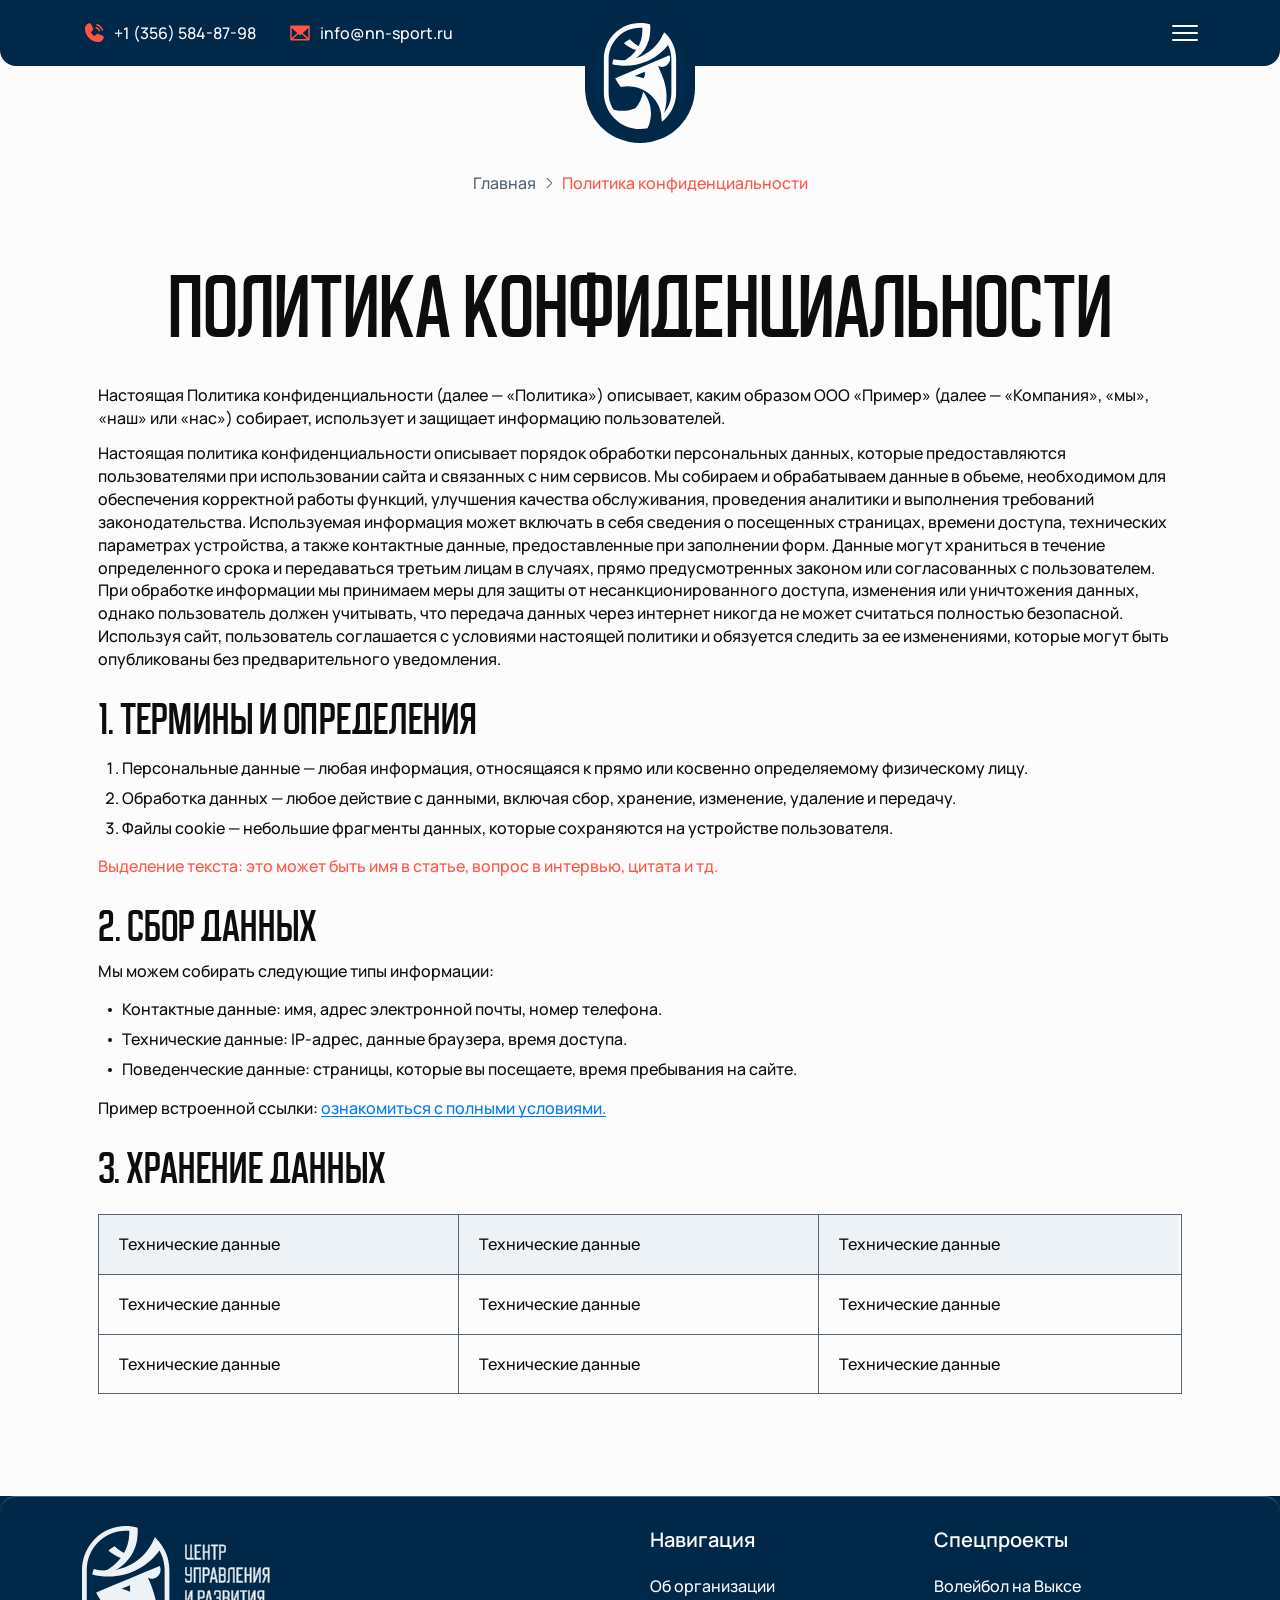
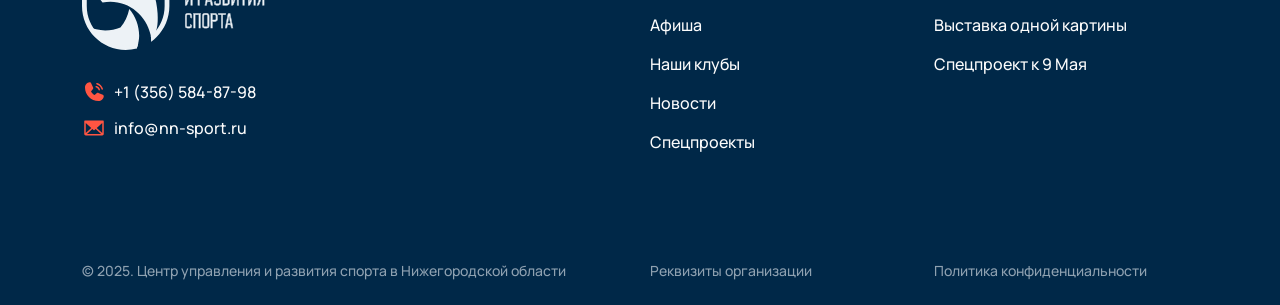
<file: policy.html>
<!DOCTYPE html>
<html lang="ru">

    <head>
    <meta charset="UTF-8">
    <meta http-equiv="X-UA-Compatible" content="IE=edge">
    <meta name="format-detection" content="telephone=no">
    <meta name="viewport" content="width=device-width, initial-scale=1">
    <link type="image/x-icon" rel="shortcut icon" href="img/favicon/favicon.ico">
    <link type="image/png" sizes="32x32" rel="icon" href="img/favicon/favicon-32x32.png">
    <link type="image/png" sizes="192x192" rel="icon" href="img/favicon/android-icon-192x192.png">
    <link sizes="120x120" rel="apple-touch-icon" href="img/favicon/apple-icon-120x120.png">
    <link sizes="180x180" rel="apple-touch-icon" href="img/favicon/apple-icon-180x180.png">
    <meta name="msapplication-TileImage" content="img/favicon/ms-icon-144x144.png">
    <meta name="theme-color" content="#ffffff">
    <link rel="preload" href="fonts/Manrope-Medium.woff2" as="font" type="font/woff2" crossorigin> 
    <link href="css/air-datepicker.css" type="text/css" rel="stylesheet">
    <link href="css/style.min.css" type="text/css" rel="stylesheet">
    <title>Политика конфиденциальности</title>
</head>

    <body class="no-scroll">
        <div class="wrap">
            <!--header-->

    
    <header class="header fixed-block">
        
        <div class="container">
            <div class="header__inner">
                <a href="main.html" class="header__logo">
                    <svg><use xlink:href="img/svg/sprite.svg#logo"></use></svg>
                </a>
                <div class="header__nav">
                    <div class="header__nav-inner">
                        <div class="container">
                            <nav class="header__menu">
                                <ul>
                                    <li><a href="#">
                                        <span>Об организации</span>
                                        <svg><use xlink:href="img/svg/sprite.svg#chevron-right"></use></svg>
                                    </a></li>
                                    <li><a href="#">
                                        <span>Афиша</span>
                                        <svg><use xlink:href="img/svg/sprite.svg#chevron-right"></use></svg>
                                    </a></li>
                                    <li><a href="#">
                                        <span>Наши клубы</span>
                                        <svg><use xlink:href="img/svg/sprite.svg#chevron-right"></use></svg>
                                    </a></li>
                                    <li><a href="#">
                                        <span>Новости</span>
                                        <svg><use xlink:href="img/svg/sprite.svg#chevron-right"></use></svg>
                                    </a></li>
                                    <li><a href="#">
                                        <span>Спецпроекты</span>
                                        <svg><use xlink:href="img/svg/sprite.svg#chevron-right"></use></svg>
                                    </a></li>
                                </ul>
                            </nav>
                            <div class="header__contacts header__contacts--mob">
                                <a href="tel:+13565848798" class="item-contact">
                                    <svg><use xlink:href="img/svg/sprite.svg#phone"></use></svg>
                                    <span>+1 (356) 584-87-98</span>
                                </a>
                                <a href="mailto:info@nn-sport.ru" class="item-contact">
                                    <svg><use xlink:href="img/svg/sprite.svg#message"></use></svg>
                                    <span>info@nn-sport.ru</span>
                                </a>
                            </div>
                        </div>
                    </div>
                </div>
                <div class="header__right">
                    <div class="header__contacts header__contacts--desktop">
                        <a href="tel:+13565848798" class="item-contact item-contact--phone">
                            <svg><use xlink:href="img/svg/sprite.svg#phone"></use></svg>
                            <span>+1 (356) 584-87-98</span>
                        </a>
                        <a href="mailto:info@nn-sport.ru" class="item-contact">
                            <svg><use xlink:href="img/svg/sprite.svg#message"></use></svg>
                            <span>info@nn-sport.ru</span>
                        </a>
                    </div>
                </div>
                <div role="button" class="icon-menu" aria-label="Открыть меню">
                    <span></span>
                    <span></span>
                    <span></span>
                </div>
            </div>
        </div>
    </header>
            <!--main-->
            <main class="main main--light">
                <div class="preloader">
    <div class="preloader__item">
        <img src="img/svg/hockey-stadion.svg" alt>
    </div>
    <div class="preloader__item">
        <img src="img/svg/football-stadion.svg" alt>
    </div>
    <div class="preloader__item">
        <img src="img/svg/basketball-stadion.svg" alt>
    </div>
</div>
                <!--breadcrumbs-->
<div class="breadcrumbs">
    <div class="container">
        <ul>
            <li><a href="#" class="link">Главная</a></li>
            <li>Политика конфиденциальности</li>
        </ul>
    </div>
</div>
                <!--policy-p-->
                <section class="section section--light text-block policy-p">
                    <div class="container">
                        <div class="sec-top">
                            <h1 class="h1 blur-text" data-animation="blurFadeUp">Политика конфиденциальности</h1>
                        </div>
                        <div class="policy-p__content">
                            <div class="page-content">
                                <p>Настоящая Политика конфиденциальности (далее — «Политика») описывает, каким образом ООО «Пример» (далее — «Компания», «мы», «наш» или «нас»)
                                    собирает, использует и защищает информацию пользователей.</p>
                                <p>Настоящая политика конфиденциальности описывает порядок обработки персональных данных, которые предоставляются пользователями при
                                    использовании сайта и связанных с ним сервисов. Мы собираем и обрабатываем данные в объеме, необходимом для обеспечения корректной работы
                                    функций, улучшения качества обслуживания, проведения аналитики и выполнения требований законодательства. Используемая информация может
                                    включать в себя сведения о посещенных страницах, времени доступа, технических параметрах устройства, а также контактные данные,
                                    предоставленные при заполнении форм. Данные могут храниться в течение определенного срока и передаваться третьим лицам в случаях, прямо
                                    предусмотренных законом или согласованных с пользователем. При обработке информации мы принимаем меры для защиты от несанкционированного
                                    доступа, изменения или уничтожения данных, однако пользователь должен учитывать, что передача данных через интернет никогда не может
                                    считаться полностью безопасной. Используя сайт, пользователь соглашается с условиями настоящей политики и обязуется следить за ее
                                    изменениями, которые могут быть опубликованы без предварительного уведомления.</p>
                                <h2>1. Термины и определения</h2>
                                <ol>
                                    <li>Персональные данные — любая информация, относящаяся к прямо или косвенно определяемому физическому лицу.</li>
                                    <li>Обработка данных — любое действие с данными, включая сбор, хранение, изменение, удаление и передачу.</li>
                                    <li>Файлы cookie — небольшие фрагменты данных, которые сохраняются на устройстве пользователя.</li>
                                </ol>

                                <p>
                                    <span>
                                        Выделение текста: это может быть имя в статье, вопрос в интервью, цитата и тд.
                                    </span> 
                                </p>    

                                <h2>2. Сбор данных</h2>
                                <p>Мы можем собирать следующие типы информации:</p>
                                <ul>
                                    <li>Контактные данные: имя, адрес электронной почты, номер телефона.</li>
                                    <li>Технические данные: IP-адрес, данные браузера, время доступа.</li>
                                    <li>Поведенческие данные: страницы, которые вы посещаете, время пребывания на сайте.</li>
                                </ul>
                                <p>Пример встроенной ссылки: <a href="#">ознакомиться с полными условиями.</a></p>
                                <h2>3. Хранение данных</h2>
                                <table>
                                    <thead>
                                        <tr>
                                            <th>Технические данные</th>
                                            <th>Технические данные</th>
                                            <th>Технические данные</th>
                                        </tr>
                                    </thead>
                                    <tbody>
                                        <tr>
                                            <td>Технические данные</td>
                                            <td>Технические данные</td>
                                            <td>Технические данные</td>
                                        </tr>
                                        <tr>
                                            <td>Технические данные</td>
                                            <td>Технические данные</td>
                                            <td>Технические данные</td>
                                        </tr>
                                    </tbody>
                                </table>
                            </div>
                        </div>
                    </div>
                </section>
                <!--schedule-->
<div class="schedule section--light" data-print-block="schedule">
    <div class="schedule__top">
        <div class="container">
            <div class="schedule__main">
                <h2>Расписание матчей</h2>
                <div class="schedule__filter">
                    <span>7 июля - 15 июля</span>
                    <span>Совкомбанк арена</span>
                </div>
            </div>
            <div class="schedule__logo">
                <img src="img/svg/logo-full.svg" alt="ЦУРС">
            </div>
        </div>
    </div>
    <div class="container">
        <div class="schedule__wrapper">
            <h3 class="h2 schedule__month">Июль</h3>
            <div class="schedule__cols">
                <!--col-schedule-->
                <div class="col-schedule" data-date="2025-07-7">
                    <div class="col-schedule__top">
                        <div class="col-schedule__date"></div>
                        <div class="col-schedule__day">Понедельник</div>
                    </div>
                    <div class="col-schedule__body">
                        <div class="col-schedule__empty">Нет событий</div>
                    </div>
                </div>
                <!--col-schedule-->
                <div class="col-schedule" data-date="2025-07-8">
                    <div class="col-schedule__top">
                        <div class="col-schedule__date"></div>
                        <div class="col-schedule__day">Вторник</div>
                    </div>
                    <div class="col-schedule__body">
                        <!--item-schedule-->
                        <div class="item-schedule">
                            <div class="item-schedule__info">
                                <div class="item-schedule__time">18:00</div>
                                <div class="item-schedule__type">
                                    <img src="img/svg/icons/football.svg" alt="Футбол">
                                    <span>Футбол</span>
                                </div>
                            </div>
                            <div class="item-schedule__logos">
                                <div class="item-schedule__logo">
                                    <img loading="lazy" src="img/svg/clubs/torpedo.svg" alt>
                                </div>
                                <div class="item-schedule__logo">
                                    <img loading="lazy" src="img/svg/clubs/vk-sparta.svg" alt>
                                </div>
                            </div>
                            <p class="item-schedule__clubs">ЦСКА - Торпедо</p>
                            <p class="item-schedule__place">Нижегородский Дворец Спорта Профсоюзов</p>
                        </div>
                    </div>
                </div>
                <!--col-schedule-->
                <div class="col-schedule" data-date="2025-07-9">
                    <div class="col-schedule__top">
                        <div class="col-schedule__date"></div>
                        <div class="col-schedule__day">Среда</div>
                    </div>
                    <div class="col-schedule__body">
                        <!--item-schedule-->
                        <div class="item-schedule">
                            <div class="item-schedule__info">
                                <div class="item-schedule__time">18:00</div>
                                <div class="item-schedule__type">
                                    <img src="img/svg/icons/football.svg" alt="Футбол">
                                    <span>Футбол</span>
                                </div>
                            </div>
                            <div class="item-schedule__logos">
                                <div class="item-schedule__logo">
                                    <img loading="lazy" src="img/svg/clubs/torpedo.svg" alt>
                                </div>
                                <div class="item-schedule__logo">
                                    <img loading="lazy" src="img/svg/clubs/vk-sparta.svg" alt>
                                </div>
                            </div>
                            <p class="item-schedule__clubs">ЦСКА - Торпедо</p>
                            <p class="item-schedule__place">Нижегородский Дворец Спорта Профсоюзов</p>
                        </div>
                    </div>
                </div>
                <!--col-schedule-->
                <div class="col-schedule" data-date="2025-07-10">
                    <div class="col-schedule__top">
                        <div class="col-schedule__date"></div>
                        <div class="col-schedule__day">Четверг</div>
                    </div>
                    <div class="col-schedule__body">
                        <!--item-schedule-->
                        <div class="item-schedule">
                            <div class="item-schedule__info">
                                <div class="item-schedule__time">18:00</div>
                                <div class="item-schedule__type">
                                    <img src="img/svg/icons/football.svg" alt="Футбол">
                                    <span>Футбол</span>
                                </div>
                            </div>
                            <div class="item-schedule__logos">
                                <div class="item-schedule__logo">
                                    <img loading="lazy" src="img/svg/clubs/torpedo.svg" alt>
                                </div>
                                <div class="item-schedule__logo">
                                    <img loading="lazy" src="img/svg/clubs/vk-sparta.svg" alt>
                                </div>
                            </div>
                            <p class="item-schedule__clubs">ЦСКА - Торпедо</p>
                            <p class="item-schedule__place">Нижегородский Дворец Спорта Профсоюзов</p>
                        </div>
                    </div>
                </div>
                <!--col-schedule-->
                <div class="col-schedule" data-date="2025-07-11">
                    <div class="col-schedule__top">
                        <div class="col-schedule__date"></div>
                        <div class="col-schedule__day">Пятница</div>
                    </div>
                    <div class="col-schedule__body">
                        <!--item-schedule-->
                        <div class="item-schedule">
                            <div class="item-schedule__info">
                                <div class="item-schedule__time">18:00</div>
                                <div class="item-schedule__type">
                                    <img src="img/svg/icons/football.svg" alt="Футбол">
                                    <span>Футбол</span>
                                </div>
                            </div>
                            <div class="item-schedule__logos">
                                <div class="item-schedule__logo">
                                    <img loading="lazy" src="img/svg/clubs/torpedo.svg" alt>
                                </div>
                                <div class="item-schedule__logo">
                                    <img loading="lazy" src="img/svg/clubs/vk-sparta.svg" alt>
                                </div>
                            </div>
                            <p class="item-schedule__clubs">ЦСКА - Торпедо</p>
                            <p class="item-schedule__place">Нижегородский Дворец Спорта Профсоюзов</p>
                        </div>
                    </div>
                </div>
                <!--col-schedule-->
                <div class="col-schedule" data-date="2025-07-12">
                    <div class="col-schedule__top">
                        <div class="col-schedule__date"></div>
                        <div class="col-schedule__day">Суббота</div>
                    </div>
                    <div class="col-schedule__body">
                        <!--item-schedule-->
                        <div class="item-schedule">
                            <div class="item-schedule__info">
                                <div class="item-schedule__time">18:00</div>
                                <div class="item-schedule__type">
                                    <img src="img/svg/icons/football.svg" alt="Футбол">
                                    <span>Футбол</span>
                                </div>
                            </div>
                            <div class="item-schedule__logos">
                                <div class="item-schedule__logo">
                                    <img loading="lazy" src="img/svg/clubs/torpedo.svg" alt>
                                </div>
                                <div class="item-schedule__logo">
                                    <img loading="lazy" src="img/svg/clubs/vk-sparta.svg" alt>
                                </div>
                            </div>
                            <p class="item-schedule__clubs">ЦСКА - Торпедо</p>
                            <p class="item-schedule__place">Нижегородский Дворец Спорта Профсоюзов</p>
                        </div>
                    </div>
                </div>
                <!--col-schedule-->
                <div class="col-schedule" data-date="2025-07-13">
                    <div class="col-schedule__top">
                        <div class="col-schedule__date"></div>
                        <div class="col-schedule__day">Воскресенье</div>
                    </div>
                    <div class="col-schedule__body">
                        <!--item-schedule-->
                        <div class="item-schedule">
                            <div class="item-schedule__info">
                                <div class="item-schedule__time">18:00</div>
                                <div class="item-schedule__type">
                                    <img src="img/svg/icons/football.svg" alt="Футбол">
                                    <span>Футбол</span>
                                </div>
                            </div>
                            <div class="item-schedule__logos">
                                <div class="item-schedule__logo">
                                    <img loading="lazy" src="img/svg/clubs/torpedo.svg" alt>
                                </div>
                                <div class="item-schedule__logo">
                                    <img loading="lazy" src="img/svg/clubs/vk-sparta.svg" alt>
                                </div>
                            </div>
                            <p class="item-schedule__clubs">ЦСКА - Торпедо</p>
                            <p class="item-schedule__place">Нижегородский Дворец Спорта Профсоюзов</p>
                        </div>
                        <!--item-schedule-->
                        <div class="item-schedule">
                            <div class="item-schedule__info">
                                <div class="item-schedule__time">18:00</div>
                                <div class="item-schedule__type">
                                    <img src="img/svg/icons/bandy.svg" alt="Хоккей с мячом">
                                    <span>Хоккей с мячом</span>
                                </div>
                            </div>
                            <div class="item-schedule__logos">
                                <div class="item-schedule__logo">
                                    <img loading="lazy" src="img/svg/clubs/torpedo.svg" alt>
                                </div>
                                <div class="item-schedule__logo">
                                    <img loading="lazy" src="img/svg/clubs/vk-sparta.svg" alt>
                                </div>
                            </div>
                            <p class="item-schedule__clubs">ЦСКА - Торпедо</p>
                            <p class="item-schedule__place">Нижегородский Дворец Спорта Профсоюзов</p>
                        </div>
                    </div>
                </div>
                 <div class="col-schedule" data-date="2025-07-14">
                    <div class="col-schedule__top">
                        <div class="col-schedule__date"></div>
                        <div class="col-schedule__day">Вторник</div>
                    </div>
                    <div class="col-schedule__body">
                        <!--item-schedule-->
                        <div class="item-schedule">
                            <div class="item-schedule__info">
                                <div class="item-schedule__time">18:00</div>
                                <div class="item-schedule__type">
                                    <img src="img/svg/icons/football.svg" alt="Футбол">
                                    <span>Футбол</span>
                                </div>
                            </div>
                            <div class="item-schedule__logos">
                                <div class="item-schedule__logo">
                                    <img loading="lazy" src="img/svg/clubs/torpedo.svg" alt>
                                </div>
                                <div class="item-schedule__logo">
                                    <img loading="lazy" src="img/svg/clubs/vk-sparta.svg" alt>
                                </div>
                            </div>
                            <p class="item-schedule__clubs">ЦСКА - Торпедо</p>
                            <p class="item-schedule__place">Нижегородский Дворец Спорта Профсоюзов</p>
                        </div>
                    </div>
                </div>
                <!--col-schedule-->
                <div class="col-schedule" data-date="2025-07-15">
                    <div class="col-schedule__top">
                        <div class="col-schedule__date"></div>
                        <div class="col-schedule__day">Среда</div>
                    </div>
                    <div class="col-schedule__body">
                        <!--item-schedule-->
                        <div class="item-schedule">
                            <div class="item-schedule__info">
                                <div class="item-schedule__time">18:00</div>
                                <div class="item-schedule__type">
                                    <img src="img/svg/icons/football.svg" alt="Футбол">
                                    <span>Футбол</span>
                                </div>
                            </div>
                            <div class="item-schedule__logos">
                                <div class="item-schedule__logo">
                                    <img loading="lazy" src="img/svg/clubs/torpedo.svg" alt>
                                </div>
                                <div class="item-schedule__logo">
                                    <img loading="lazy" src="img/svg/clubs/vk-sparta.svg" alt>
                                </div>
                            </div>
                            <p class="item-schedule__clubs">ЦСКА - Торпедо</p>
                            <p class="item-schedule__place">Нижегородский Дворец Спорта Профсоюзов</p>
                        </div>
                    </div>
                </div>
            </div>
        </div>
    </div>
</div>
            </main>
            <!--footer-->

    
    <footer class="footer">
        
        <div class="container">
            <div class="footer__top">
                <div class="footer__main">
                    <div class="footer__logo">
                        <img src="img/svg/logo-full.svg" alt="ЦУРС">
                    </div>
                    <div class="footer__contacts">
                        <a href="tel:+13565848798" class="item-contact">
                            <svg><use xlink:href="img/svg/sprite.svg#phone"></use></svg>
                            <span>+1 (356) 584-87-98</span>
                        </a>
                        <a href="mailto:info@nn-sport.ru" class="item-contact">
                            <svg><use xlink:href="img/svg/sprite.svg#message"></use></svg>
                            <span>info@nn-sport.ru</span>
                        </a>
                    </div>
                </div>
                <div class="footer__navs">
                    <nav class="footer__nav">
                        <p class="footer__nav-header">Навигация</p>
                        <ul>
                            <li><a href="#">Об организации</a></li>
                            <li><a href="#">Афиша</a></li>
                            <li><a href="#">Наши клубы</a></li>
                            <li><a href="#">Новости</a></li>
                            <li><a href="#">Спецпроекты</a></li>
                        </ul>
                    </nav>
                    <nav class="footer__nav">
                        <p><p class="footer__nav-header">Спецпроекты</p></p>
                        <ul>
                            <li><a href="#">Волейбол на Выксе</a></li>
                            <li><a href="#">Выставка одной картины</a></li>
                            <li><a href="#">Спецпроект к 9 Мая</a></li>
                        </ul>
                    </nav>
                </div>
            </div>
            <div class="footer__bottom">
                <p class="footer__copy">© 2025. Центр управления и развития спорта в Нижегородской области</p>
                <div class="footer__info">
                    <a href="#">Реквизиты организации</a>
                    <a href="#">Политика конфиденциальности</a>
                </div>
            </div>
        </div>
    </footer>
            <!--cookie-->
<div class="cookie fixed-block" id="cookie-popup">
    <div class="cookie__inner">
        <div class="cookie__content">
            <p>Наш сайт использует файлы cookie для улучшения работы, персонализации контента и проведения аналитики. Продолжая использовать сайт, вы соглашаетесь на использование cookie в соответствии с нашей <a href="#" target="_blank">Политикой конфиденциальности</a>.</p>
        </div>
        <div class="cookie__btns">
            <button class="btn main-btn" onclick="unshowCookie()"><span>Ок</span></button>
        </div>
    </div>
</div>
<!--review-mod-->
<modal class="custom-scroll modal review-mod" id="review-mod">
    <div class="modal__content">
        <button type="button" class="btn btn-cross modal__close"></button>
        <div class="modal__top">
            <h4 class="modal__title">Заполните форму ниже</h4>
        </div>
        <form class="form" onsubmit="event.preventDefault();formReset(this);openSuccessMod()">
            <div class="form__items">
                <div class="form__grid">
                    <label class="item-form">
                        <span class="item-form__lbl">ФИО<span aria-hidden="true">*</span></span>
                        <input type="text" placeholder="ФИО" aria-required="true">
                        <span data-error></span>
                    </label>
                    <label class="item-form">
                        <span class="item-form__lbl">Почта<span aria-hidden="true">*</span></span>
                        <input type="text" placeholder="Почта" aria-required="true">
                        <span data-error></span>
                    </label>
                </div>
                <label class="item-form">
                    <span class="item-form__lbl">Отзыв<span aria-hidden="true">*</span></span>
                    <textarea type="text" placeholder="Отзыв" aria-required="true"
                        oninput="this.style.height = '';this.style.height = this.scrollHeight + 'px'"></textarea>
                    <span data-error></span>
                </label>
            </div>
            <label class="item-checkbox">
                <input type="checkbox">
                <span>Я даю согласие на <a href="#" target="_blank">обработку персональных данных</a></span>
            </label>
            <div class="form__footer">
                <button type="submit" class="btn main-btn"><span>Отправить</span></button>
            </div>
        </form>
    </div>
</modal>
<!--success-mod-->
<div class="custom-scroll modal success-mod" id="success-mod">
    <div class="modal__content">
        <button type="button" class="btn btn-cross modal__close"></button>
        <div class="modal__top">
            <h4 class="modal__title"></h4>
        </div>
        <p></p>
        <button type="button" class="btn main-btn modal__close"><span>Закрыть</span></button>
    </div>
</div>
<!--error-mod-->
<div class="custom-scroll modal error-mod" id="error-mod">
    <div class="modal__content">
        <button type="button" class="btn btn-cross modal__close"></button>
        <div class="modal__top">
            <h4 class="modal__title"></h4>
        </div>
        <p></p>
        <button type="button" class="btn main-btn modal__close"><span>Закрыть</span></button>
    </div>
</div>
        </div>
        <!--scripts-->
<script src="js/libs/gsap.min.js"></script>
<script src="js/libs/ScrollTrigger.min.js"></script>
<script src="js/libs/inputmask.min.js"></script>
<script src="js/libs/swiper.min.js"></script>
<script src="js/libs/air-datepicker.min.js"></script>
<script src="js/libs/html2pdf.min.js"></script>
<script src="js/main.js"></script>
    </body>

</html>
</file>
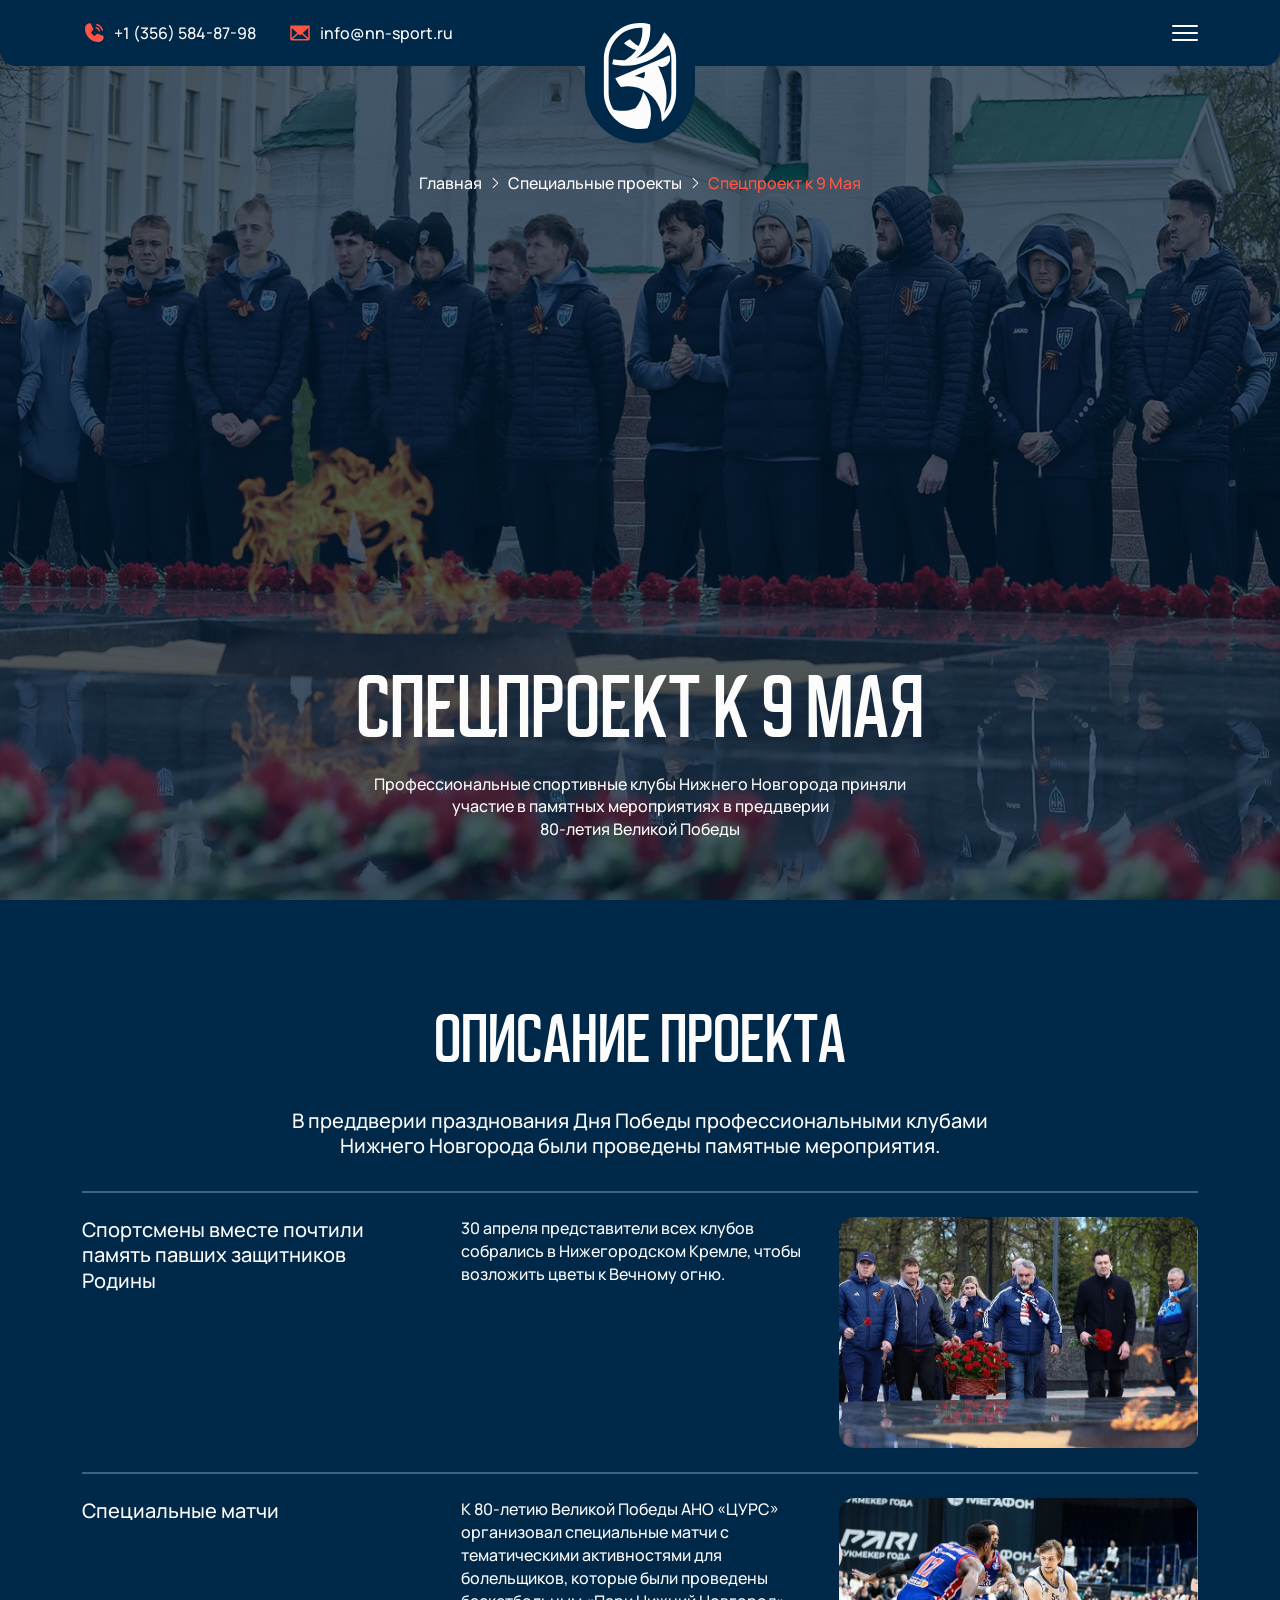
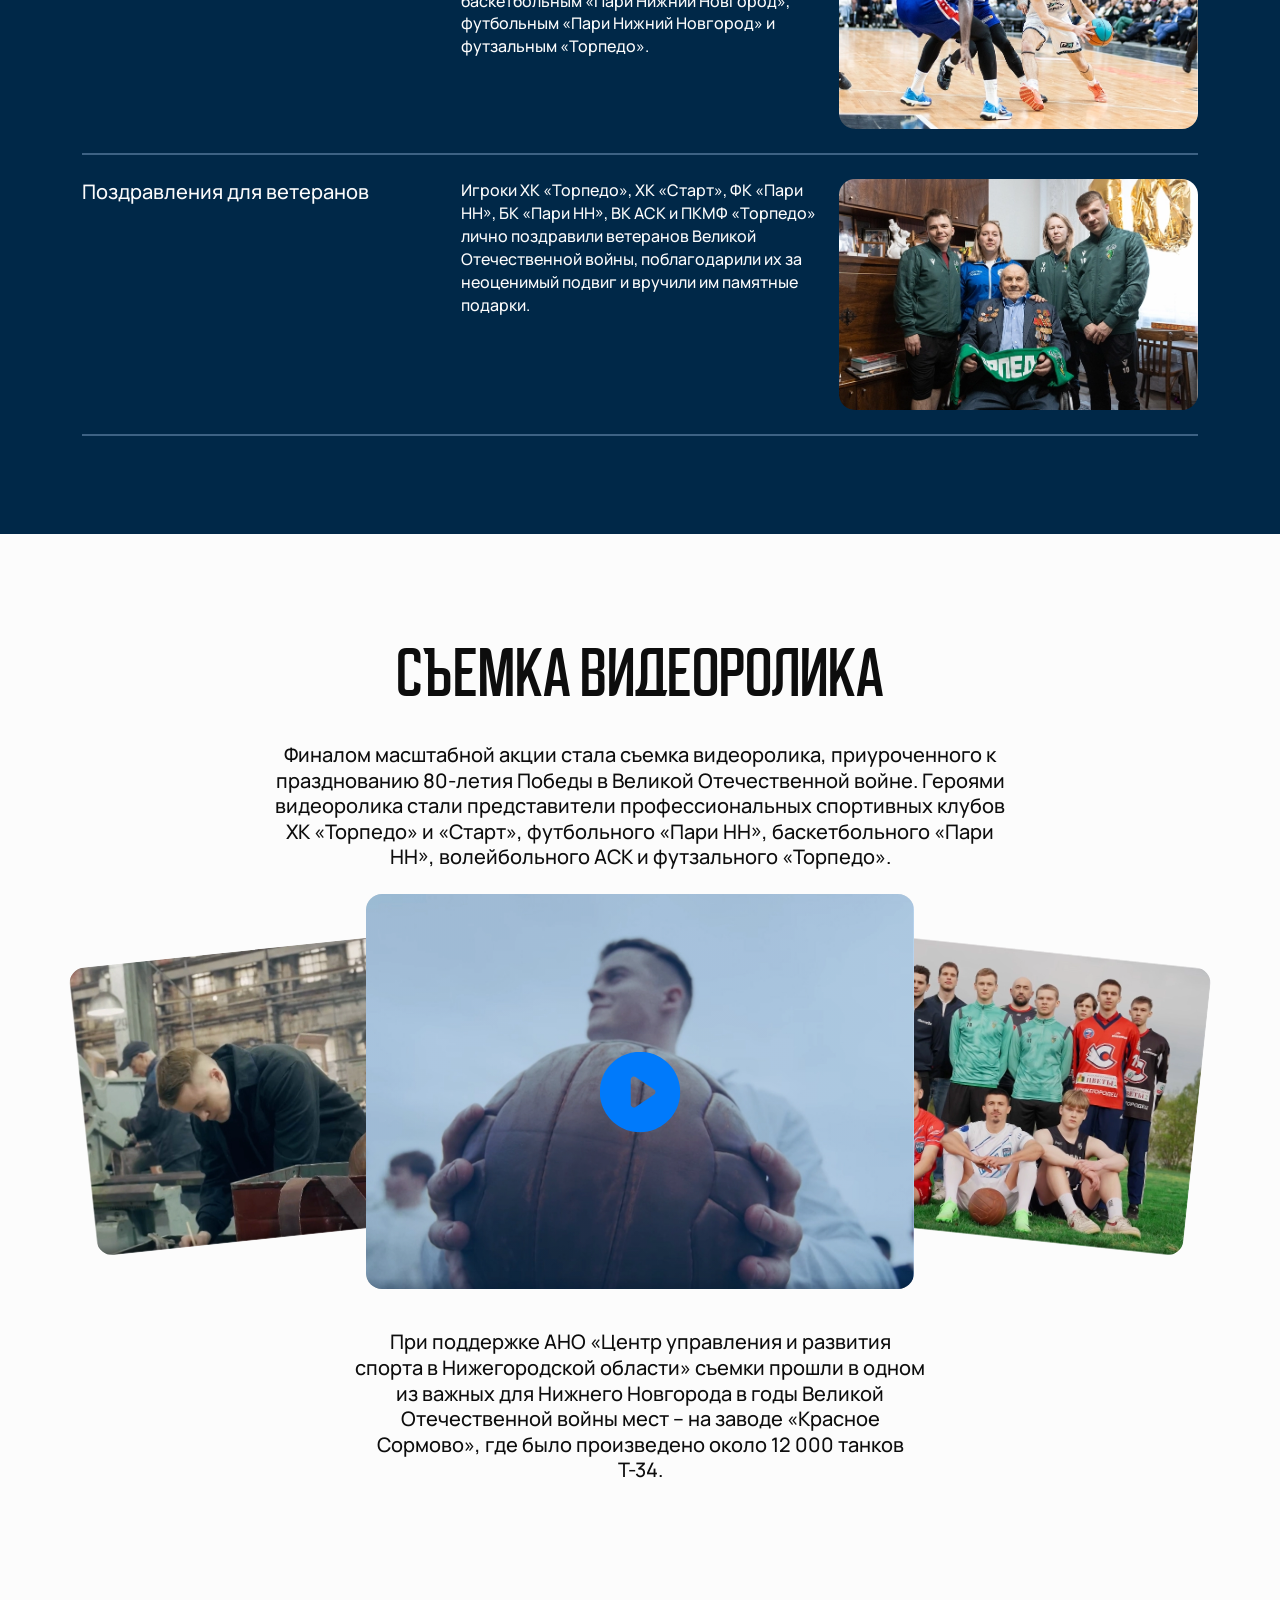
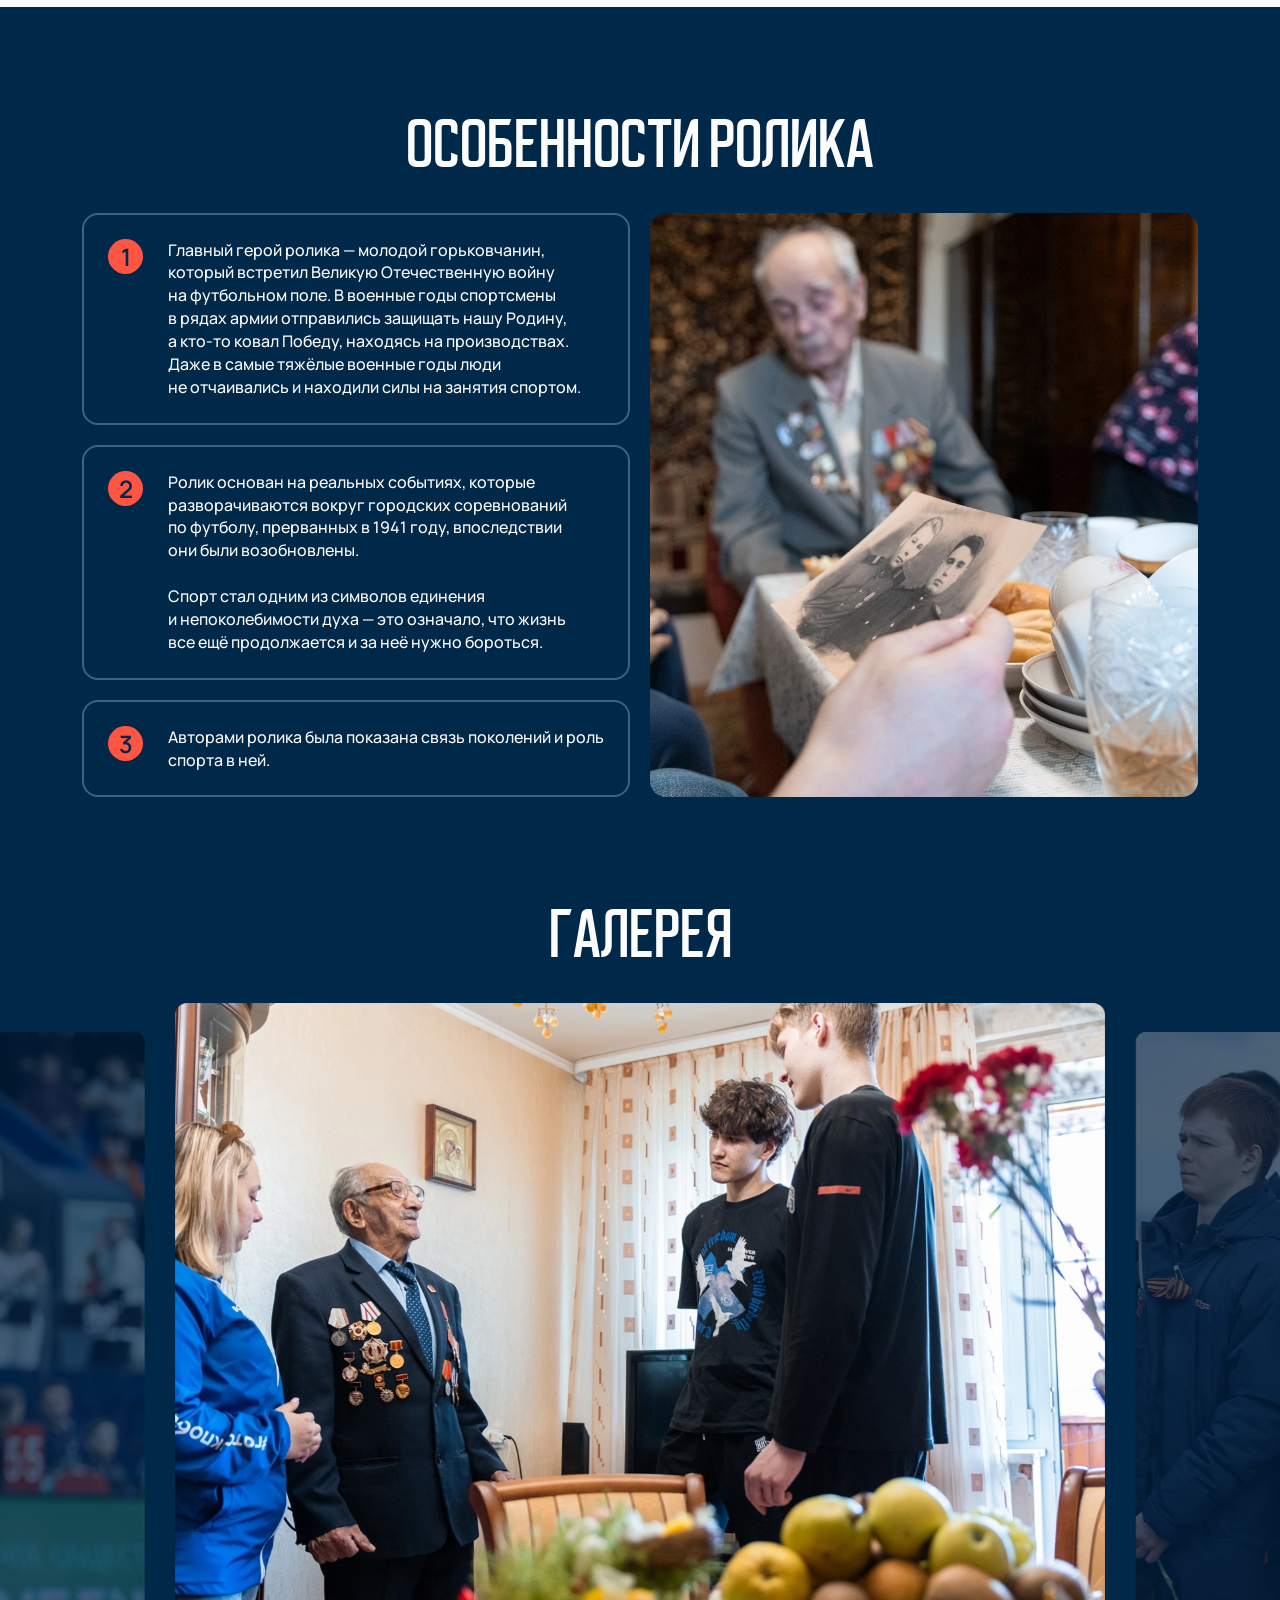
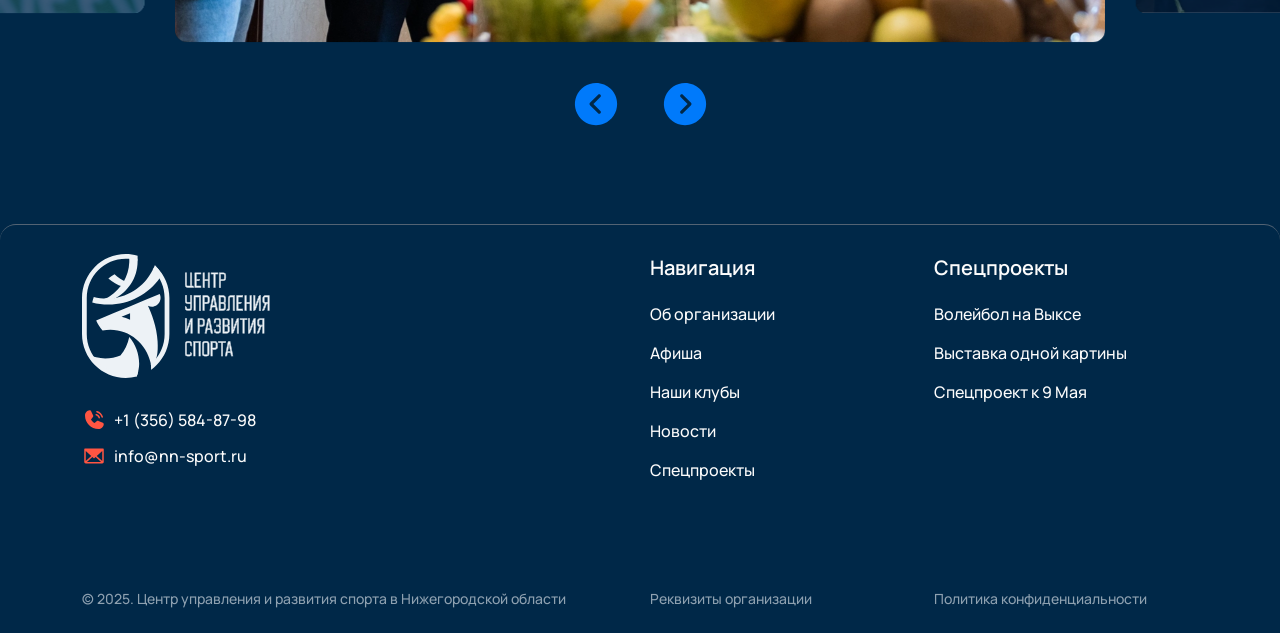
<file: project-1.html>
<!DOCTYPE html>
<html lang="ru">

    <head>
    <meta charset="UTF-8">
    <meta http-equiv="X-UA-Compatible" content="IE=edge">
    <meta name="format-detection" content="telephone=no">
    <meta name="viewport" content="width=device-width, initial-scale=1">
    <link type="image/x-icon" rel="shortcut icon" href="img/favicon/favicon.ico">
    <link type="image/png" sizes="32x32" rel="icon" href="img/favicon/favicon-32x32.png">
    <link type="image/png" sizes="192x192" rel="icon" href="img/favicon/android-icon-192x192.png">
    <link sizes="120x120" rel="apple-touch-icon" href="img/favicon/apple-icon-120x120.png">
    <link sizes="180x180" rel="apple-touch-icon" href="img/favicon/apple-icon-180x180.png">
    <meta name="msapplication-TileImage" content="img/favicon/ms-icon-144x144.png">
    <meta name="theme-color" content="#ffffff">
    <link rel="preload" href="fonts/Manrope-Medium.woff2" as="font" type="font/woff2" crossorigin> 
    <link href="css/air-datepicker.css" type="text/css" rel="stylesheet">
    <link href="css/style.min.css" type="text/css" rel="stylesheet">
    <title>Спецпроект к 9 Мая</title>
</head>

    <body class="no-scroll">
        <div class="preloader">
    <div class="preloader__item">
        <img src="img/svg/hockey-stadion.svg" alt>
    </div>
    <div class="preloader__item">
        <img src="img/svg/football-stadion.svg" alt>
    </div>
    <div class="preloader__item">
        <img src="img/svg/basketball-stadion.svg" alt>
    </div>
</div>
        <div class="wrap">
            <!--header-->

    
    <header class="header fixed-block">
        
        <div class="container">
            <div class="header__inner">
                <a href="main.html" class="header__logo">
                    <svg><use xlink:href="img/svg/sprite.svg#logo"></use></svg>
                </a>
                <div class="header__nav">
                    <div class="header__nav-inner">
                        <div class="container">
                            <nav class="header__menu">
                                <ul>
                                    <li><a href="#">
                                        <span>Об организации</span>
                                        <svg><use xlink:href="img/svg/sprite.svg#chevron-right"></use></svg>
                                    </a></li>
                                    <li><a href="#">
                                        <span>Афиша</span>
                                        <svg><use xlink:href="img/svg/sprite.svg#chevron-right"></use></svg>
                                    </a></li>
                                    <li><a href="#">
                                        <span>Наши клубы</span>
                                        <svg><use xlink:href="img/svg/sprite.svg#chevron-right"></use></svg>
                                    </a></li>
                                    <li><a href="#">
                                        <span>Новости</span>
                                        <svg><use xlink:href="img/svg/sprite.svg#chevron-right"></use></svg>
                                    </a></li>
                                    <li><a href="#">
                                        <span>Спецпроекты</span>
                                        <svg><use xlink:href="img/svg/sprite.svg#chevron-right"></use></svg>
                                    </a></li>
                                </ul>
                            </nav>
                            <div class="header__contacts header__contacts--mob">
                                <a href="tel:+13565848798" class="item-contact">
                                    <svg><use xlink:href="img/svg/sprite.svg#phone"></use></svg>
                                    <span>+1 (356) 584-87-98</span>
                                </a>
                                <a href="mailto:info@nn-sport.ru" class="item-contact">
                                    <svg><use xlink:href="img/svg/sprite.svg#message"></use></svg>
                                    <span>info@nn-sport.ru</span>
                                </a>
                            </div>
                        </div>
                    </div>
                </div>
                <div class="header__right">
                    <div class="header__contacts header__contacts--desktop">
                        <a href="tel:+13565848798" class="item-contact item-contact--phone">
                            <svg><use xlink:href="img/svg/sprite.svg#phone"></use></svg>
                            <span>+1 (356) 584-87-98</span>
                        </a>
                        <a href="mailto:info@nn-sport.ru" class="item-contact">
                            <svg><use xlink:href="img/svg/sprite.svg#message"></use></svg>
                            <span>info@nn-sport.ru</span>
                        </a>
                    </div>
                </div>
                <div role="button" class="icon-menu" aria-label="Открыть меню">
                    <span></span>
                    <span></span>
                    <span></span>
                </div>
            </div>
        </div>
    </header>
            <!--main-->
            <main class="main">
                <!--intro-->
                <section class="intro proj-intro">
                    <div class="media-cover intro__bg">
                        <span class="media-cover-bg"></span>
                        <picture>
                            <source srcset="img/content/project-1-intro.webp" type="image/webp" media="(min-width: 767.98px)">
                            <source srcset="img/content/project-1-intro.jpg" media="(min-width: 767.98px)">
                            <source srcset="img/content/project-1-intro-mob.webp" type="image/webp">
                            <source srcset="img/content/project-1-intro-mob.jpg">
                            <img src="img/content/project-1-intro.jpg" alt loading="lazy" data-animation="scaleUp">
                        </picture>
                    </div>
                    <div class="container intro__container">
                        <!--breadcrumbs-->
<div class="breadcrumbs">
    <div class="container">
        <ul>
            <li><a href="#" class="link">Главная</a></li>
            <li><a href="#" class="link">Специальные проекты</a></li>
            <li>Спецпроект к 9 Мая</li>
        </ul>
    </div>
</div>
                        <div class="intro__content">
                            <h1 class="h1 blur-text" data-animation="blurFadeUp">Спецпроект к&nbsp;9&nbsp;Мая</h1>
                            <p class="h5">Профессиональные спортивные клубы Нижнего Новгорода приняли участие в&nbsp;памятных мероприятиях в преддверии
                                80&#8209;летия&nbsp;Великой&nbsp;Победы</p>
                        </div>
                    </div>
                </section>
                <!--proj-desc-->
                <section class="section section--dark proj-desc">
                    <div class="container">
                        <div class="sec-top">
                            <h2 class="blur-text" data-animation="blurFadeUp">Описание проекта</h2>
                        </div>
                        <div class="page-content mb-32 width-8col">
                            <p class="h3">В преддверии празднования Дня Победы профессиональными клубами Нижнего Новгорода были проведены памятные мероприятия.</p>
                        </div>
                        <div class="proj-desc__items">
                            <div class=" proj-info" data-animation="fadeUp">
                                <h3 class="proj-info__title">Спортсмены вместе почтили память павших защитников Родины</h3>
                                <div class="page-content">
                                    <p>30 апреля представители всех клубов собрались в&nbsp;Нижегородском Кремле, чтобы возложить цветы к&nbsp;Вечному огню.</p>
                                </div>
                                <div class="media-el">
                                    <picture>
                                        <source srcset="img/content/project-1-info-1.webp" type="image/webp" media="(min-width: 767.98px)">
                                        <source srcset="img/content/project-1-info-1.jpg" media="(min-width: 767.98px)">
                                        <source srcset="img/content/project-1-info-1-mob.webp" type="image/webp">
                                        <source srcset="img/content/project-1-info-1-mob.jpg">
                                        <img src="img/content/project-1-info-1.jpg" alt loading="lazy">
                                    </picture>
                                </div>
                            </div>
                            <div class=" proj-info" data-animation="fadeUp">
                                <h3 class="proj-info__title">Специальные матчи</h3>
                                <div class="page-content">
                                    <p>К 80-летию Великой Победы АНО «ЦУРС» организовал специальные матчи с тематическими активностями для болельщиков, которые были проведены
                                        баскетбольным «Пари Нижний Новгород», футбольным «Пари Нижний Новгород» и футзальным «Торпедо». </p>
                                </div>
                                <div class="media-el">
                                    <picture>
                                        <source srcset="img/content/project-1-info-2.webp" type="image/webp" media="(min-width: 767.98px)">
                                        <source srcset="img/content/project-1-info-2.jpg" media="(min-width: 767.98px)">
                                        <source srcset="img/content/project-1-info-2-mob.webp" type="image/webp">
                                        <source srcset="img/content/project-1-info-2-mob.jpg">
                                        <img src="img/content/project-1-info-2.jpg" alt loading="lazy">
                                    </picture>
                                </div>
                            </div>
                            <div class=" proj-info" data-animation="fadeUp">
                                <h3 class="proj-info__title">Поздравления для ветеранов</h3>
                                <div class="page-content">
                                    <p>Игроки ХК «Торпедо», ХК «Старт», ФК «Пари НН», БК «Пари НН», ВК АСК и ПКМФ «Торпедо» лично поздравили ветеранов Великой Отечественной
                                        войны, поблагодарили их за неоценимый подвиг и вручили им памятные подарки.</p>
                                </div>
                                <div class="media-el">
                                    <picture>
                                        <source srcset="img/content/project-1-info-3.webp" type="image/webp" media="(min-width: 767.98px)">
                                        <source srcset="img/content/project-1-info-3.jpg" media="(min-width: 767.98px)">
                                        <source srcset="img/content/project-1-info-3-mob.webp" type="image/webp">
                                        <source srcset="img/content/project-1-info-3-mob.jpg">
                                        <img src="img/content/project-1-info-3.jpg" alt loading="lazy">
                                    </picture>
                                </div>
                            </div>
                        </div>
                    </div>
                </section>
                <!--proj-video-->
                <section class="section section--light proj-video" data-animation="fadeUp">
                    <div class="container">
                        <div class="sec-top">
                            <h2 class="blur-text" data-animation="blurFadeUp">Съемка видеоролика</h2>
                        </div>
                        <div class="page-content mb-32 width-8col">
                            <p class="h3">Финалом масштабной акции стала съемка видеоролика, приуроченного к празднованию 80-летия Победы в Великой Отечественной войне.
                                Героями видеоролика стали представители профессиональных спортивных клубов ХК «Торпедо» и «Старт», футбольного «Пари НН», баскетбольного «Пари
                                НН», волейбольного АСК и футзального «Торпедо».</p>
                        </div>
                        <div class="mb-40 proj-video__gall">
                            <div class="proj-video__gall-item">
                                <div class="media-cover">
                                    <picture>
                                        <source srcset="img/content/project-1-video-gall-1.webp" type="image/webp" media="(min-width: 767.98px)">
                                        <source srcset="img/content/project-1-video-gall-1.jpg" media="(min-width: 767.98px)">
                                        <source srcset="img/content/project-1-video-gall-1-mob.webp" type="image/webp">
                                        <source srcset="img/content/project-1-video-gall-1-mob.jpg">
                                        <img src="img/content/project-1-video-gall-1.jpg" alt loading="lazy">
                                    </picture>
                                </div>
                            </div>
                            <a href="#" target="_blank" class="proj-video__gall-item">
                                <div class="video media-cover">
                                    <picture>
                                        <source srcset="img/content/project-1-video-gall-2.webp" type="image/webp" media="(min-width: 767.98px)">
                                        <source srcset="img/content/project-1-video-gall-2.jpg" media="(min-width: 767.98px)">
                                        <source srcset="img/content/project-1-video-gall-2-mob.webp" type="image/webp">
                                        <source srcset="img/content/project-1-video-gall-2-mob.jpg">
                                        <img src="img/content/project-1-video-gall-2.jpg" alt loading="lazy">
                                    </picture>
                                </div>
                            </a>
                            <div class="proj-video__gall-item">
                                <div class="media-cover">
                                    <picture>
                                        <source srcset="img/content/project-1-video-gall-3.webp" type="image/webp" media="(min-width: 767.98px)">
                                        <source srcset="img/content/project-1-video-gall-3.jpg" media="(min-width: 767.98px)">
                                        <source srcset="img/content/project-1-video-gall-3-mob.webp" type="image/webp">
                                        <source srcset="img/content/project-1-video-gall-3-mob.jpg">
                                        <img src="img/content/project-1-video-gall-3.jpg" alt loading="lazy">
                                    </picture>
                                </div>
                            </div>
                        </div>
                        <div class="page-content width-6col">
                            <p class="h3">При поддержке АНО «Центр управления и развития спорта в Нижегородской области» съемки прошли в одном из важных для Нижнего Новгорода
                                в&nbsp;годы Великой Отечественной войны мест – на заводе «Красное Сормово», где было произведено около 12 000 танков Т-34.</p>
                        </div>
                    </div>
                </section>
                <!--proj-features-->
                <section class="section section--dark specs proj-features" data-animation="fadeUp">
                    <div class="container">
                        <div class="sec-top">
                            <h2 class="blur-text" data-animation="blurFadeUp">Особенности ролика</h2>
                        </div>
                        <div class="grid-2col">
                            <div class="page-content specs__content">
                                <ol>
                                    <li>Главный герой ролика&nbsp;— молодой горьковчанин, который встретил Великую Отечественную войну на&nbsp;футбольном поле. В&nbsp;военные
                                        годы спортсмены в&nbsp;рядах армии отправились защищать нашу Родину, а&nbsp;кто‑то ковал Победу, находясь на&nbsp;производствах.
                                        Даже&nbsp;в&nbsp;самые тяжёлые военные годы люди не&nbsp;отчаивались и&nbsp;находили силы на&nbsp;занятия спортом.</li>
                                    <li>
                                        Ролик основан на&nbsp;реальных событиях, которые разворачиваются вокруг городских соревнований по&nbsp;футболу, прерванных
                                        в&nbsp;1941&nbsp;году, впоследствии они&nbsp;были возобновлены.<br><br>
                                        Спорт стал одним из&nbsp;символов единения и&nbsp;непоколебимости духа&nbsp;— это&nbsp;означало, что&nbsp;жизнь все&nbsp;ещё
                                        продолжается и&nbsp;за&nbsp;неё нужно бороться.
                                    </li>
                                    <li>
                                        Авторами ролика была показана связь поколений и&nbsp;роль спорта в&nbsp;ней.
                                    </li>
                                </ol>
                            </div>
                            <div class="media-el">
                                <picture>
                                    <source srcset="img/content/project-1-features.webp" type="image/webp" media="(min-width: 767.98px)">
                                    <source srcset="img/content/project-1-features.jpg" media="(min-width: 767.98px)">
                                    <source srcset="img/content/project-1-features-mob.webp" type="image/webp">
                                    <source srcset="img/content/project-1-features-mob.jpg">
                                    <img src="img/content/project-1-features.jpg" alt loading="lazy">
                                </picture>
                            </div>
                        </div>
                    </div>
                </section>
                <!--gallery-->
                <section class="section section--dark gallery">
                    <div class="container">
                        <div class="sec-top">
                            <h2 class="blur-text" data-animation="blurFadeUp">Галерея</h2>
                        </div>
                        <div class="gallery__swiper">
                            <div class="mb-40 swiper" data-animation="galleryAnim">
                                <div class="swiper-wrapper">
                                    <div class="swiper-slide">
                                        <div class="item-gallery">
                                            <div class="media-cover">
                                                <picture>
                                                    <source srcset="img/content/project-1-gall-1.webp" type="image/webp" media="(min-width: 767.98px)">
                                                    <source srcset="img/content/project-1-gall-1.jpg" media="(min-width: 767.98px)">
                                                    <source srcset="img/content/project-1-gall-1-mob.webp" type="image/webp">
                                                    <source srcset="img/content/project-1-gall-1-mob.jpg">
                                                    <img src="img/content/project-1-gall-1.jpg" alt loading="lazy">
                                                </picture>
                                            </div>
                                        </div>
                                    </div>
                                    <div class="swiper-slide">
                                        <div class="item-gallery">
                                            <div class="media-cover">
                                                <picture>
                                                    <source srcset="img/content/project-1-gall-2.webp" type="image/webp" media="(min-width: 767.98px)">
                                                    <source srcset="img/content/project-1-gall-2.jpg" media="(min-width: 767.98px)">
                                                    <source srcset="img/content/project-1-gall-2-mob.webp" type="image/webp">
                                                    <source srcset="img/content/project-1-gall-2-mob.jpg">
                                                    <img src="img/content/project-1-gall-2.jpg" alt loading="lazy">
                                                </picture>
                                            </div>
                                        </div>
                                    </div>
                                    <div class="swiper-slide">
                                        <div class="item-gallery">
                                            <div class="media-cover">
                                                <picture>
                                                    <source srcset="img/content/project-1-gall-3.webp" type="image/webp" media="(min-width: 767.98px)">
                                                    <source srcset="img/content/project-1-gall-3.jpg" media="(min-width: 767.98px)">
                                                    <source srcset="img/content/project-1-gall-3-mob.webp" type="image/webp">
                                                    <source srcset="img/content/project-1-gall-3-mob.jpg">
                                                    <img src="img/content/project-1-gall-3.jpg" alt loading="lazy">
                                                </picture>
                                            </div>
                                        </div>
                                    </div>
                                </div>
                            </div>
                            <div class="swiper-nav">
                                <button class="btn nav-btn nav-btn--prev"><svg><use xlink:href="img/svg/sprite.svg#btn-prev"></use></svg></button>
                                <button class="btn nav-btn nav-btn--next"><svg><use xlink:href="img/svg/sprite.svg#btn-next"></use></svg></button>
                            </div>
                        </div>
                    </div>
                </section>
            </main>
            <!--footer-->

    
    <footer class="footer">
        
        <div class="container">
            <div class="footer__top">
                <div class="footer__main">
                    <div class="footer__logo">
                        <img src="img/svg/logo-full.svg" alt="ЦУРС">
                    </div>
                    <div class="footer__contacts">
                        <a href="tel:+13565848798" class="item-contact">
                            <svg><use xlink:href="img/svg/sprite.svg#phone"></use></svg>
                            <span>+1 (356) 584-87-98</span>
                        </a>
                        <a href="mailto:info@nn-sport.ru" class="item-contact">
                            <svg><use xlink:href="img/svg/sprite.svg#message"></use></svg>
                            <span>info@nn-sport.ru</span>
                        </a>
                    </div>
                </div>
                <div class="footer__navs">
                    <nav class="footer__nav">
                        <p class="footer__nav-header">Навигация</p>
                        <ul>
                            <li><a href="#">Об организации</a></li>
                            <li><a href="#">Афиша</a></li>
                            <li><a href="#">Наши клубы</a></li>
                            <li><a href="#">Новости</a></li>
                            <li><a href="#">Спецпроекты</a></li>
                        </ul>
                    </nav>
                    <nav class="footer__nav">
                        <p><p class="footer__nav-header">Спецпроекты</p></p>
                        <ul>
                            <li><a href="#">Волейбол на Выксе</a></li>
                            <li><a href="#">Выставка одной картины</a></li>
                            <li><a href="#">Спецпроект к 9 Мая</a></li>
                        </ul>
                    </nav>
                </div>
            </div>
            <div class="footer__bottom">
                <p class="footer__copy">© 2025. Центр управления и развития спорта в Нижегородской области</p>
                <div class="footer__info">
                    <a href="#">Реквизиты организации</a>
                    <a href="#">Политика конфиденциальности</a>
                </div>
            </div>
        </div>
    </footer>
            <!--cookie-->
<div class="cookie fixed-block" id="cookie-popup">
    <div class="cookie__inner">
        <div class="cookie__content">
            <p>Наш сайт использует файлы cookie для улучшения работы, персонализации контента и проведения аналитики. Продолжая использовать сайт, вы соглашаетесь на использование cookie в соответствии с нашей <a href="#" target="_blank">Политикой конфиденциальности</a>.</p>
        </div>
        <div class="cookie__btns">
            <button class="btn main-btn" onclick="unshowCookie()"><span>Ок</span></button>
        </div>
    </div>
</div>
<!--review-mod-->
<modal class="custom-scroll modal review-mod" id="review-mod">
    <div class="modal__content">
        <button type="button" class="btn btn-cross modal__close"></button>
        <div class="modal__top">
            <h4 class="modal__title">Заполните форму ниже</h4>
        </div>
        <form class="form" onsubmit="event.preventDefault();formReset(this);openSuccessMod()">
            <div class="form__items">
                <div class="form__grid">
                    <label class="item-form">
                        <span class="item-form__lbl">ФИО<span aria-hidden="true">*</span></span>
                        <input type="text" placeholder="ФИО" aria-required="true">
                        <span data-error></span>
                    </label>
                    <label class="item-form">
                        <span class="item-form__lbl">Почта<span aria-hidden="true">*</span></span>
                        <input type="text" placeholder="Почта" aria-required="true">
                        <span data-error></span>
                    </label>
                </div>
                <label class="item-form">
                    <span class="item-form__lbl">Отзыв<span aria-hidden="true">*</span></span>
                    <textarea type="text" placeholder="Отзыв" aria-required="true"
                        oninput="this.style.height = '';this.style.height = this.scrollHeight + 'px'"></textarea>
                    <span data-error></span>
                </label>
            </div>
            <label class="item-checkbox">
                <input type="checkbox">
                <span>Я даю согласие на <a href="#" target="_blank">обработку персональных данных</a></span>
            </label>
            <div class="form__footer">
                <button type="submit" class="btn main-btn"><span>Отправить</span></button>
            </div>
        </form>
    </div>
</modal>
<!--success-mod-->
<div class="custom-scroll modal success-mod" id="success-mod">
    <div class="modal__content">
        <button type="button" class="btn btn-cross modal__close"></button>
        <div class="modal__top">
            <h4 class="modal__title"></h4>
        </div>
        <p></p>
        <button type="button" class="btn main-btn modal__close"><span>Закрыть</span></button>
    </div>
</div>
<!--error-mod-->
<div class="custom-scroll modal error-mod" id="error-mod">
    <div class="modal__content">
        <button type="button" class="btn btn-cross modal__close"></button>
        <div class="modal__top">
            <h4 class="modal__title"></h4>
        </div>
        <p></p>
        <button type="button" class="btn main-btn modal__close"><span>Закрыть</span></button>
    </div>
</div>
        </div>
        <!--scripts-->
<script src="js/libs/gsap.min.js"></script>
<script src="js/libs/ScrollTrigger.min.js"></script>
<script src="js/libs/inputmask.min.js"></script>
<script src="js/libs/swiper.min.js"></script>
<script src="js/libs/air-datepicker.min.js"></script>
<script src="js/libs/html2pdf.min.js"></script>
<script src="js/main.js"></script>
    </body>

</html>
</file>
<file: css/air-datepicker.css>
.air-datepicker-cell.-year-.-other-decade-,.air-datepicker-cell.-day-.-other-month-{color:var(--adp-color-other-month)}.air-datepicker-cell.-year-.-other-decade-:hover,.air-datepicker-cell.-day-.-other-month-:hover{color:var(--adp-color-other-month-hover)}.-disabled-.-focus-.air-datepicker-cell.-year-.-other-decade-,.-disabled-.-focus-.air-datepicker-cell.-day-.-other-month-{color:var(--adp-color-other-month)}.-selected-.air-datepicker-cell.-year-.-other-decade-,.-selected-.air-datepicker-cell.-day-.-other-month-{color:#fff;background:var(--adp-background-color-selected-other-month)}.-selected-.-focus-.air-datepicker-cell.-year-.-other-decade-,.-selected-.-focus-.air-datepicker-cell.-day-.-other-month-{background:var(--adp-background-color-selected-other-month-focused)}.-in-range-.air-datepicker-cell.-year-.-other-decade-,.-in-range-.air-datepicker-cell.-day-.-other-month-{background-color:var(--adp-background-color-in-range);color:var(--adp-color)}.-in-range-.-focus-.air-datepicker-cell.-year-.-other-decade-,.-in-range-.-focus-.air-datepicker-cell.-day-.-other-month-{background-color:var(--adp-background-color-in-range-focused)}.air-datepicker-cell.-year-.-other-decade-:empty,.air-datepicker-cell.-day-.-other-month-:empty{background:none;border:none}.air-datepicker-cell{border-radius:var(--adp-cell-border-radius);box-sizing:border-box;cursor:pointer;display:flex;position:relative;align-items:center;justify-content:center;z-index:1}.air-datepicker-cell.-focus-{background:var(--adp-cell-background-color-hover)}.air-datepicker-cell.-current-{color:var(--adp-color-current-date)}.air-datepicker-cell.-current-.-focus-{color:var(--adp-color)}.air-datepicker-cell.-current-.-in-range-{color:var(--adp-color-current-date)}.air-datepicker-cell.-disabled-{cursor:default;color:var(--adp-color-disabled)}.air-datepicker-cell.-disabled-.-focus-{color:var(--adp-color-disabled)}.air-datepicker-cell.-disabled-.-in-range-{color:var(--adp-color-disabled-in-range)}.air-datepicker-cell.-disabled-.-current-.-focus-{color:var(--adp-color-disabled)}.air-datepicker-cell.-in-range-{background:var(--adp-cell-background-color-in-range);border-radius:0}.air-datepicker-cell.-in-range-:hover,.air-datepicker-cell.-in-range-.-focus-{background:var(--adp-cell-background-color-in-range-hover)}.air-datepicker-cell.-range-from-{border:1px solid var(--adp-cell-border-color-in-range);background-color:var(--adp-cell-background-color-in-range);border-radius:var(--adp-cell-border-radius) 0 0 var(--adp-cell-border-radius)}.air-datepicker-cell.-range-to-{border:1px solid var(--adp-cell-border-color-in-range);background-color:var(--adp-cell-background-color-in-range);border-radius:0 var(--adp-cell-border-radius) var(--adp-cell-border-radius) 0}.air-datepicker-cell.-range-to-.-range-from-{border-radius:var(--adp-cell-border-radius)}.air-datepicker-cell.-selected-{color:#fff;border:none;background:var(--adp-cell-background-color-selected)}.air-datepicker-cell.-selected-.-current-{color:#fff;background:var(--adp-cell-background-color-selected)}.air-datepicker-cell.-selected-.-focus-{background:var(--adp-cell-background-color-selected-hover)}
.air-datepicker-body{transition:all var(--adp-transition-duration) var(--adp-transition-ease)}.air-datepicker-body.-hidden-{display:none}.air-datepicker-body--day-names{display:grid;grid-template-columns:repeat(7, var(--adp-day-cell-width));margin:8px 0 3px}.air-datepicker-body--day-name{color:var(--adp-day-name-color);display:flex;align-items:center;justify-content:center;flex:1;text-align:center;text-transform:uppercase;font-size:.8em}.air-datepicker-body--day-name.-clickable-{cursor:pointer}.air-datepicker-body--day-name.-clickable-:hover{color:var(--adp-day-name-color-hover)}.air-datepicker-body--cells{display:grid}.air-datepicker-body--cells.-days-{grid-template-columns:repeat(7, var(--adp-day-cell-width));grid-auto-rows:var(--adp-day-cell-height)}.air-datepicker-body--cells.-months-{grid-template-columns:repeat(3, 1fr);grid-auto-rows:var(--adp-month-cell-height)}.air-datepicker-body--cells.-years-{grid-template-columns:repeat(4, 1fr);grid-auto-rows:var(--adp-year-cell-height)}
.air-datepicker-nav{display:flex;justify-content:space-between;border-bottom:1px solid var(--adp-border-color-inner);min-height:var(--adp-nav-height);padding:var(--adp-padding);box-sizing:content-box}.-only-timepicker- .air-datepicker-nav{display:none}.air-datepicker-nav--title,.air-datepicker-nav--action{display:flex;cursor:pointer;align-items:center;justify-content:center}.air-datepicker-nav--action{width:var(--adp-nav-action-size);border-radius:var(--adp-border-radius);-webkit-user-select:none;-moz-user-select:none;user-select:none}.air-datepicker-nav--action:hover{background:var(--adp-background-color-hover)}.air-datepicker-nav--action:active{background:var(--adp-background-color-active)}.air-datepicker-nav--action.-disabled-{visibility:hidden}.air-datepicker-nav--action svg{width:32px;height:32px}.air-datepicker-nav--action path{fill:none;stroke:var(--adp-nav-arrow-color);stroke-width:2px}.air-datepicker-nav--title{border-radius:var(--adp-border-radius);padding:0 8px}.air-datepicker-nav--title i{font-style:normal;color:var(--adp-nav-color-secondary);margin-left:.3em}.air-datepicker-nav--title:hover{background:var(--adp-background-color-hover)}.air-datepicker-nav--title:active{background:var(--adp-background-color-active)}.air-datepicker-nav--title.-disabled-{cursor:default;background:none}
.air-datepicker-buttons{display:grid;grid-auto-columns:1fr;grid-auto-flow:column}.air-datepicker-button{display:inline-flex;color:var(--adp-btn-color);border-radius:var(--adp-btn-border-radius);cursor:pointer;height:var(--adp-btn-height);border:none;background:rgba(255,255,255,0)}.air-datepicker-button:hover{color:var(--adp-btn-color-hover);background:var(--adp-btn-background-color-hover)}.air-datepicker-button:focus{color:var(--adp-btn-color-hover);background:var(--adp-btn-background-color-hover);outline:none}.air-datepicker-button:active{background:var(--adp-btn-background-color-active)}.air-datepicker-button span{outline:none;display:flex;align-items:center;justify-content:center;width:100%;height:100%}
.air-datepicker-time{display:grid;grid-template-columns:max-content 1fr;grid-column-gap:12px;align-items:center;position:relative;padding:0 var(--adp-time-padding-inner)}.-only-timepicker- .air-datepicker-time{border-top:none}.air-datepicker-time--current{display:flex;align-items:center;flex:1;font-size:14px;text-align:center}.air-datepicker-time--current-colon{margin:0 2px 3px;line-height:1}.air-datepicker-time--current-hours,.air-datepicker-time--current-minutes{line-height:1;font-size:19px;font-family:"Century Gothic",CenturyGothic,AppleGothic,sans-serif;position:relative;z-index:1}.air-datepicker-time--current-hours:after,.air-datepicker-time--current-minutes:after{content:"";background:var(--adp-background-color-hover);border-radius:var(--adp-border-radius);position:absolute;left:-2px;top:-3px;right:-2px;bottom:-2px;z-index:-1;opacity:0}.air-datepicker-time--current-hours.-focus-:after,.air-datepicker-time--current-minutes.-focus-:after{opacity:1}.air-datepicker-time--current-ampm{text-transform:uppercase;align-self:flex-end;color:var(--adp-time-day-period-color);margin-left:6px;font-size:11px;margin-bottom:1px}.air-datepicker-time--row{display:flex;align-items:center;font-size:11px;height:17px;background:linear-gradient(to right, var(--adp-time-track-color), var(--adp-time-track-color)) left 50%/100% var(--adp-time-track-height) no-repeat}.air-datepicker-time--row:first-child{margin-bottom:4px}.air-datepicker-time--row input[type=range]{background:none;cursor:pointer;flex:1;height:100%;width:100%;padding:0;margin:0;-webkit-appearance:none}.air-datepicker-time--row input[type=range]::-webkit-slider-thumb{-webkit-appearance:none}.air-datepicker-time--row input[type=range]::-ms-tooltip{display:none}.air-datepicker-time--row input[type=range]:hover::-webkit-slider-thumb{border-color:var(--adp-time-track-color-hover)}.air-datepicker-time--row input[type=range]:hover::-moz-range-thumb{border-color:var(--adp-time-track-color-hover)}.air-datepicker-time--row input[type=range]:hover::-ms-thumb{border-color:var(--adp-time-track-color-hover)}.air-datepicker-time--row input[type=range]:focus{outline:none}.air-datepicker-time--row input[type=range]:focus::-webkit-slider-thumb{background:var(--adp-cell-background-color-selected);border-color:var(--adp-cell-background-color-selected)}.air-datepicker-time--row input[type=range]:focus::-moz-range-thumb{background:var(--adp-cell-background-color-selected);border-color:var(--adp-cell-background-color-selected)}.air-datepicker-time--row input[type=range]:focus::-ms-thumb{background:var(--adp-cell-background-color-selected);border-color:var(--adp-cell-background-color-selected)}.air-datepicker-time--row input[type=range]::-webkit-slider-thumb{box-sizing:border-box;height:12px;width:12px;border-radius:3px;border:1px solid var(--adp-time-track-color);background:#fff;cursor:pointer;-webkit-transition:background var(--adp-transition-duration);transition:background var(--adp-transition-duration)}.air-datepicker-time--row input[type=range]::-moz-range-thumb{box-sizing:border-box;height:12px;width:12px;border-radius:3px;border:1px solid var(--adp-time-track-color);background:#fff;cursor:pointer;-moz-transition:background var(--adp-transition-duration);transition:background var(--adp-transition-duration)}.air-datepicker-time--row input[type=range]::-ms-thumb{box-sizing:border-box;height:12px;width:12px;border-radius:3px;border:1px solid var(--adp-time-track-color);background:#fff;cursor:pointer;-ms-transition:background var(--adp-transition-duration);transition:background var(--adp-transition-duration)}.air-datepicker-time--row input[type=range]::-webkit-slider-thumb{margin-top:calc(var(--adp-time-thumb-size)/2*-1)}.air-datepicker-time--row input[type=range]::-webkit-slider-runnable-track{border:none;height:var(--adp-time-track-height);cursor:pointer;color:rgba(0,0,0,0);background:rgba(0,0,0,0)}.air-datepicker-time--row input[type=range]::-moz-range-track{border:none;height:var(--adp-time-track-height);cursor:pointer;color:rgba(0,0,0,0);background:rgba(0,0,0,0)}.air-datepicker-time--row input[type=range]::-ms-track{border:none;height:var(--adp-time-track-height);cursor:pointer;color:rgba(0,0,0,0);background:rgba(0,0,0,0)}.air-datepicker-time--row input[type=range]::-ms-fill-lower{background:rgba(0,0,0,0)}.air-datepicker-time--row input[type=range]::-ms-fill-upper{background:rgba(0,0,0,0)}
.air-datepicker{--adp-font-family: -apple-system, BlinkMacSystemFont, "Segoe UI", Roboto, Helvetica, Arial, sans-serif, "Apple Color Emoji", "Segoe UI Emoji", "Segoe UI Symbol";--adp-font-size: 14px;--adp-width: 246px;--adp-z-index: 100;--adp-padding: 4px;--adp-grid-areas: "nav" "body" "timepicker" "buttons";--adp-transition-duration: .3s;--adp-transition-ease: ease-out;--adp-transition-offset: 8px;--adp-background-color: #fff;--adp-background-color-hover: #f0f0f0;--adp-background-color-active: #eaeaea;--adp-background-color-in-range: rgba(92, 196, 239, .1);--adp-background-color-in-range-focused: rgba(92, 196, 239, .2);--adp-background-color-selected-other-month-focused: #8ad5f4;--adp-background-color-selected-other-month: #a2ddf6;--adp-color: #4a4a4a;--adp-color-secondary: #9c9c9c;--adp-accent-color: #4eb5e6;--adp-color-current-date: var(--adp-accent-color);--adp-color-other-month: #dedede;--adp-color-disabled: #aeaeae;--adp-color-disabled-in-range: #939393;--adp-color-other-month-hover: #c5c5c5;--adp-border-color: #dbdbdb;--adp-border-color-inner: #efefef;--adp-border-radius: 4px;--adp-border-color-inline: #d7d7d7;--adp-nav-height: 32px;--adp-nav-arrow-color: var(--adp-color-secondary);--adp-nav-action-size: 32px;--adp-nav-color-secondary: var(--adp-color-secondary);--adp-day-name-color: #ff9a19;--adp-day-name-color-hover: #8ad5f4;--adp-day-cell-width: 1fr;--adp-day-cell-height: 32px;--adp-month-cell-height: 42px;--adp-year-cell-height: 56px;--adp-pointer-size: 10px;--adp-poiner-border-radius: 2px;--adp-pointer-offset: 14px;--adp-cell-border-radius: 4px;--adp-cell-background-color-hover: var(--adp-background-color-hover);--adp-cell-background-color-selected: #5cc4ef;--adp-cell-background-color-selected-hover: #45bced;--adp-cell-background-color-in-range: rgba(92, 196, 239, 0.1);--adp-cell-background-color-in-range-hover: rgba(92, 196, 239, 0.2);--adp-cell-border-color-in-range: var(--adp-cell-background-color-selected);--adp-btn-height: 32px;--adp-btn-color: var(--adp-accent-color);--adp-btn-color-hover: var(--adp-color);--adp-btn-border-radius: var(--adp-border-radius);--adp-btn-background-color-hover: var(--adp-background-color-hover);--adp-btn-background-color-active: var(--adp-background-color-active);--adp-time-track-height: 1px;--adp-time-track-color: #dedede;--adp-time-track-color-hover: #b1b1b1;--adp-time-thumb-size: 12px;--adp-time-padding-inner: 10px;--adp-time-day-period-color: var(--adp-color-secondary);--adp-mobile-font-size: 16px;--adp-mobile-nav-height: 40px;--adp-mobile-width: 320px;--adp-mobile-day-cell-height: 38px;--adp-mobile-month-cell-height: 48px;--adp-mobile-year-cell-height: 64px}.air-datepicker-overlay{--adp-overlay-background-color: rgba(0, 0, 0, .3);--adp-overlay-transition-duration: .3s;--adp-overlay-transition-ease: ease-out;--adp-overlay-z-index: 99}
.air-datepicker{background:var(--adp-background-color);border:1px solid var(--adp-border-color);box-shadow:0 4px 12px rgba(0,0,0,.15);border-radius:var(--adp-border-radius);box-sizing:content-box;display:grid;grid-template-columns:1fr;grid-template-rows:repeat(4, max-content);grid-template-areas:var(--adp-grid-areas);font-family:var(--adp-font-family),sans-serif;font-size:var(--adp-font-size);color:var(--adp-color);width:var(--adp-width);position:absolute;transition:opacity var(--adp-transition-duration) var(--adp-transition-ease),transform var(--adp-transition-duration) var(--adp-transition-ease);z-index:var(--adp-z-index)}.air-datepicker:not(.-custom-position-){opacity:0}.air-datepicker.-from-top-{transform:translateY(calc(var(--adp-transition-offset) * -1))}.air-datepicker.-from-right-{transform:translateX(var(--adp-transition-offset))}.air-datepicker.-from-bottom-{transform:translateY(var(--adp-transition-offset))}.air-datepicker.-from-left-{transform:translateX(calc(var(--adp-transition-offset) * -1))}.air-datepicker.-active-:not(.-custom-position-){transform:translate(0, 0);opacity:1}.air-datepicker.-active-.-custom-position-{transition:none}.air-datepicker.-inline-{border-color:var(--adp-border-color-inline);box-shadow:none;position:static;left:auto;right:auto;opacity:1;transform:none}.air-datepicker.-inline- .air-datepicker--pointer{display:none}.air-datepicker.-is-mobile-{--adp-font-size: var(--adp-mobile-font-size);--adp-day-cell-height: var(--adp-mobile-day-cell-height);--adp-month-cell-height: var(--adp-mobile-month-cell-height);--adp-year-cell-height: var(--adp-mobile-year-cell-height);--adp-nav-height: var(--adp-mobile-nav-height);--adp-nav-action-size: var(--adp-mobile-nav-height);position:fixed;width:var(--adp-mobile-width);border:none}.air-datepicker.-is-mobile- *{-webkit-tap-highlight-color:rgba(0,0,0,0)}.air-datepicker.-is-mobile- .air-datepicker--pointer{display:none}.air-datepicker.-is-mobile-:not(.-custom-position-){transform:translate(-50%, calc(-50% + var(--adp-transition-offset)))}.air-datepicker.-is-mobile-.-active-:not(.-custom-position-){transform:translate(-50%, -50%)}.air-datepicker.-custom-position-{transition:none}.air-datepicker-global-container{position:absolute;left:0;top:0}.air-datepicker--pointer{--pointer-half-size: calc(var(--adp-pointer-size) / 2);position:absolute;width:var(--adp-pointer-size);height:var(--adp-pointer-size);z-index:-1}.air-datepicker--pointer:after{content:"";position:absolute;background:#fff;border-top:1px solid var(--adp-border-color-inline);border-right:1px solid var(--adp-border-color-inline);border-top-right-radius:var(--adp-poiner-border-radius);width:var(--adp-pointer-size);height:var(--adp-pointer-size);box-sizing:border-box}.-top-left- .air-datepicker--pointer,.-top-center- .air-datepicker--pointer,.-top-right- .air-datepicker--pointer,[data-popper-placement^=top] .air-datepicker--pointer{top:calc(100% - var(--pointer-half-size) + 1px)}.-top-left- .air-datepicker--pointer:after,.-top-center- .air-datepicker--pointer:after,.-top-right- .air-datepicker--pointer:after,[data-popper-placement^=top] .air-datepicker--pointer:after{transform:rotate(135deg)}.-right-top- .air-datepicker--pointer,.-right-center- .air-datepicker--pointer,.-right-bottom- .air-datepicker--pointer,[data-popper-placement^=right] .air-datepicker--pointer{right:calc(100% - var(--pointer-half-size) + 1px)}.-right-top- .air-datepicker--pointer:after,.-right-center- .air-datepicker--pointer:after,.-right-bottom- .air-datepicker--pointer:after,[data-popper-placement^=right] .air-datepicker--pointer:after{transform:rotate(225deg)}.-bottom-left- .air-datepicker--pointer,.-bottom-center- .air-datepicker--pointer,.-bottom-right- .air-datepicker--pointer,[data-popper-placement^=bottom] .air-datepicker--pointer{bottom:calc(100% - var(--pointer-half-size) + 1px)}.-bottom-left- .air-datepicker--pointer:after,.-bottom-center- .air-datepicker--pointer:after,.-bottom-right- .air-datepicker--pointer:after,[data-popper-placement^=bottom] .air-datepicker--pointer:after{transform:rotate(315deg)}.-left-top- .air-datepicker--pointer,.-left-center- .air-datepicker--pointer,.-left-bottom- .air-datepicker--pointer,[data-popper-placement^=left] .air-datepicker--pointer{left:calc(100% - var(--pointer-half-size) + 1px)}.-left-top- .air-datepicker--pointer:after,.-left-center- .air-datepicker--pointer:after,.-left-bottom- .air-datepicker--pointer:after,[data-popper-placement^=left] .air-datepicker--pointer:after{transform:rotate(45deg)}.-top-left- .air-datepicker--pointer,.-bottom-left- .air-datepicker--pointer{left:var(--adp-pointer-offset)}.-top-right- .air-datepicker--pointer,.-bottom-right- .air-datepicker--pointer{right:var(--adp-pointer-offset)}.-top-center- .air-datepicker--pointer,.-bottom-center- .air-datepicker--pointer{left:calc(50% - var(--adp-pointer-size)/2)}.-left-top- .air-datepicker--pointer,.-right-top- .air-datepicker--pointer{top:var(--adp-pointer-offset)}.-left-bottom- .air-datepicker--pointer,.-right-bottom- .air-datepicker--pointer{bottom:var(--adp-pointer-offset)}.-left-center- .air-datepicker--pointer,.-right-center- .air-datepicker--pointer{top:calc(50% - var(--adp-pointer-size)/2)}.air-datepicker--navigation{grid-area:nav}.air-datepicker--content{box-sizing:content-box;padding:var(--adp-padding);grid-area:body}.-only-timepicker- .air-datepicker--content{display:none}.air-datepicker--time{grid-area:timepicker}.air-datepicker--buttons{grid-area:buttons}.air-datepicker--buttons,.air-datepicker--time{padding:var(--adp-padding);border-top:1px solid var(--adp-border-color-inner)}.air-datepicker-overlay{position:fixed;background:var(--adp-overlay-background-color);left:0;top:0;width:0;height:0;opacity:0;transition:opacity var(--adp-overlay-transition-duration) var(--adp-overlay-transition-ease),left 0s,height 0s,width 0s;transition-delay:0s,var(--adp-overlay-transition-duration),var(--adp-overlay-transition-duration),var(--adp-overlay-transition-duration);z-index:var(--adp-overlay-z-index)}.air-datepicker-overlay.-active-{opacity:1;width:100%;height:100%;transition:opacity var(--adp-overlay-transition-duration) var(--adp-overlay-transition-ease),height 0s,width 0s}
</file>
<file: css/style.min.css>
@charset "UTF-8";@font-face{font-family:Manrope;font-weight:500;font-style:normal;src:local("Manrope Medium"),local("Manrope-Medium"),url(../fonts/Manrope-Medium.woff2) format("woff2"),url(../fonts/Manrope-Medium.woff) format("woff"),url(../fonts/Manrope-Medium.ttf) format("truetype");font-display:swap}@font-face{font-family:Manrope;font-weight:600;font-style:normal;src:local("Manrope SemiBold"),local("Manrope-SemiBold"),url(../fonts/Manrope-SemiBold.woff2) format("woff2"),url(../fonts/Manrope-SemiBold.woff) format("woff"),url(../fonts/Manrope-SemiBold.ttf) format("truetype");font-display:swap}@font-face{font-family:Yubuyan;font-weight:700;font-style:normal;src:local("Yubuyan Bold"),local("Yubuyan-Bold"),url(../fonts/Yubuyan-Bold.woff2) format("woff2"),url(../fonts/Yubuyan-Bold.woff) format("woff"),url(../fonts/Yubuyan-Bold.ttf) format("truetype");font-display:swap}a,abbr,acronym,address,applet,article,aside,audio,b,big,blockquote,body,button,canvas,caption,center,cite,code,dd,del,details,dfn,div,dl,dt,em,embed,fieldset,figcaption,figure,footer,form,h1,h2,h3,h4,h5,h6,header,hgroup,html,i,iframe,img,input,ins,kbd,label,legend,li,mark,menu,nav,object,ol,output,p,pre,q,ruby,s,samp,section,small,span,strike,strong,sub,summary,sup,table,tbody,td,tfoot,th,thead,time,tr,tt,u,ul,var,video{margin:0;padding:0;border:0;font-size:100%;font:inherit;vertical-align:baseline}table{border-collapse:collapse}li,ol,ul{list-style:none}a,a:visited{text-decoration:none;-webkit-text-decoration-skip-ink:none;text-decoration-skip-ink:none;-webkit-transition:all .3s linear;transition:all .3s linear}button,label{cursor:pointer;-webkit-transition:all .3s linear;transition:all .3s linear}sup{top:-.5em}sub{bottom:-.25em}sub,sup{font-size:75%;line-height:0;position:relative;vertical-align:baseline}hr{width:100%;height:1px;background-color:#bebebe}blockquote{margin-bottom:8px}b,strong{font-weight:600}em{font-style:italic}figure img{margin:0}figure,iframe,img,svg,video{display:block;max-width:100%}svg{max-height:100%}*,:after,:before{-webkit-box-sizing:border-box;box-sizing:border-box}*{padding:0;border:0;margin:0}a,button,input,textarea{background-color:transparent;-webkit-tap-highlight-color:transparent}label{display:block}input,textarea{font-family:inherit;width:100%}textarea{resize:none;overflow:hidden}textarea::-webkit-resizer{display:none}button:focus,input:focus,textarea:focus{outline:0}input[type=number]::-webkit-inner-spin-button,input[type=number]::-webkit-outer-spin-button{-webkit-appearance:none}input[type=number]{-moz-appearance:textfield}::-webkit-input-placeholder{font:inherit;opacity:1}::-moz-placeholder{font:inherit;opacity:1}:-ms-input-placeholder{font:inherit;opacity:1}::-ms-input-placeholder{font:inherit;opacity:1}::placeholder{font:inherit;opacity:1}:root{--content-width:1640px;--container-offset:15px;--container-width:calc(var(--content-width) + (var(--container-offset) * 2));--main-offset:222px;--font-family:"Manrope",sans-serif;--font-family-secondary:"Yubuyan",sans-serif;--black-color:#0d0d0d;--white-color:#fcfcfc;--dark-blue-color:#002848;--bright-blue-color:#007afb;--soft-blue-color:#99b9df;--coral-red-color:#ff5542;--pale-blue-color:#dde6ed;--pale-border-color:rgba(153, 185, 223, 0.4);--dark-gray-color:#536373;--light-gray-color:#edf2f6;--error-color:#BF0031;--gray-gradient:linear-gradient(180deg, rgba(0, 32, 65, 0) 0%, rgba(0, 32, 65, 0.6) 100%);--blue-gradient:linear-gradient(180deg, rgba(0, 32, 65, 0) 0%, #0c5caf 100%);--scrollbar-color:#dde6ed;--scrollbar-thumb-color:#99b9df}body,html{height:100%;scroll-behavior:smooth}body::-webkit-scrollbar,html::-webkit-scrollbar{width:8px;background-color:var(--scrollbar-color)}body::-webkit-scrollbar-thumb,html::-webkit-scrollbar-thumb{background-color:var(--dark-blue-color)}.custom-scroll::-webkit-scrollbar-thumb{background-color:var(--scrollbar-thumb-color);border-radius:8px}.custom-scroll::-webkit-scrollbar{width:6px;border-radius:8px}body{min-width:320px;background:var(--dark-blue-color);font-family:var(--font-family);font-size:16px;font-weight:500;line-height:1.43;color:var(--white-color);-webkit-font-smoothing:antialiased;-moz-osx-font-smoothing:grayscale;-webkit-text-size-adjust:100%;-webkit-tap-highlight-color:transparent;word-break:break-word;overflow-x:hidden}.wrap{height:100%;display:-webkit-box;display:-ms-flexbox;display:flex;-webkit-box-orient:vertical;-webkit-box-direction:normal;-ms-flex-direction:column;flex-direction:column}.no-scroll{overflow:hidden}.overlay{position:fixed;top:0;left:0;width:100%;height:100%;background:-webkit-gradient(linear,left bottom,left top,from(rgba(0,0,0,.6)),to(rgba(0,0,0,.6)));background:linear-gradient(0deg,rgba(0,0,0,.6) 0,rgba(0,0,0,.6) 100%);visibility:hidden;opacity:0;-webkit-transition:all .5s ease-out;transition:all .5s ease-out}.overlay.show{visibility:visible;opacity:1}a,button{color:var(--white-color)}.h1,.h2,h1,h2{font-family:var(--font-family-secondary);font-weight:700}.h3,.h4,.h5,.h6,h3,h4,h5,h6{font-family:var(--font-family);font-weight:500}.page-content>:first-child{margin-top:0!important}.page-content>:last-child{margin-bottom:0!important}.page-content .h1,.page-content .h2,.page-content .h3,.page-content h1,.page-content h2,.page-content h3{font-family:var(--font-family);font-weight:500}.page-content .h1,.page-content .h2,.page-content .h3,.page-content .h4,.page-content h1,.page-content h2,.page-content h3,.page-content h4,.page-content h5,.page-content h6,.page-content hr,.page-content ol,.page-content ul{margin-bottom:24px}.page-content .h1 a:hover,.page-content .h2 a:hover,.page-content .h3 a:hover,.page-content .h4 a:hover,.page-content h1 a:hover,.page-content h2 a:hover,.page-content h3 a:hover,.page-content h4 a:hover,.page-content h5 a:hover,.page-content h6 a:hover,.page-content hr a:hover,.page-content ol a:hover,.page-content ul a:hover{color:var(--coral-red-color)}.page-content .h1 span,.page-content .h2 span,.page-content .h3 span,.page-content .h4 span,.page-content h1 span,.page-content h2 span,.page-content h3 span,.page-content h4 span,.page-content h5 span,.page-content h6 span,.page-content hr span,.page-content ol span,.page-content ul span{color:var(--coral-red-color)}.page-content p{margin-bottom:12px}.page-content p a:hover{color:var(--coral-red-color)}.page-content p span{color:var(--coral-red-color)}.page-content ol li,.page-content ul li{min-height:30px;padding-left:46px;-ms-flex-line-pack:center;align-content:center;position:relative;margin-bottom:20px}.page-content ol li:last-child,.page-content ul li:last-child{margin-bottom:0}.page-content ol li::before,.page-content ul li::before{content:"";display:block;width:30px;height:30px;position:absolute;left:0}.page-content ul li::before{background:url(../img/svg/list-check.svg) center/contain no-repeat;top:4px}.page-content ol li{counter-increment:list-counter}.page-content ol li:before{content:counter(list-counter);line-height:30px;font-weight:600;color:var(--dark-blue-color);text-align:center;top:0;border-radius:50%;background:var(--coral-red-color)}.page-content figure,.page-content iframe,.page-content img,.page-content video{overflow:hidden;margin:32px auto}.page-content table{width:100%;display:block;overflow-x:auto;padding-bottom:4px;margin:24px 0 20px}.page-content table::-webkit-scrollbar-thumb{background-color:var(--scrollbar-thumb-color);border-radius:8px}.page-content table::-webkit-scrollbar{height:4px;border-radius:8px}.page-content table tbody,.page-content table thead{display:table;width:100%}.page-content table tr{width:100%!important;height:auto!important;display:-webkit-box;display:-ms-flexbox;display:flex;border:1px solid var(--dark-gray-color);margin-bottom:-1px}.page-content table tbody tr:last-child{margin-bottom:0}.page-content table th{background:var(--light-gray-color)}.page-content table td,.page-content table th{width:360px;padding:18px 20px;border-right:1px solid var(--dark-gray-color);text-align:left}.page-content table td:last-child,.page-content table th:last-child{border-right:0}.h1,h1{font-size:92px;line-height:1.3}.h2,.page-content h1,.page-content p.h1,h2{font-size:56px;line-height:1.35}.h3,.page-content h2,.page-content p.h2,h3{font-size:36px;line-height:1.28}.h4,.page-content h3,.page-content p.h3,blockquote p,h4{font-size:28px;line-height:1.28}.h5,.page-content h4,.page-content p.h4,h5{font-size:20px;line-height:1.4}blockquote{margin:32px 0}blockquote p{margin-bottom:16px}blockquote p:last-child{margin-bottom:0}figcaption cite{color:var(--coral-red-color)}figcaption p{color:var(--dark-gray-color);margin-top:8px}.media-el{border-radius:16px;overflow:hidden}.media-el img{width:100%;-o-object-fit:cover;object-fit:cover}.media-cover{display:block;position:relative;background:url(../img/svg/skeleton-dark.svg) center/cover,no-repeat;overflow:hidden}.media-cover iframe,.media-cover img,.media-cover video{position:absolute;top:0;left:0;height:100%;width:100%;-o-object-fit:cover;object-fit:cover}.media-contain{display:block;position:relative;overflow:hidden}.media-contain iframe,.media-contain img,.media-contain video{position:absolute;top:0;left:0;right:0;bottom:0;max-height:100%;-o-object-fit:contain;object-fit:contain;margin:auto}.btn{display:-webkit-inline-box;display:-ms-inline-flexbox;display:inline-flex;-webkit-box-align:center;-ms-flex-align:center;align-items:center;-webkit-box-pack:center;-ms-flex-pack:center;justify-content:center;cursor:pointer;-webkit-transition:all .3s linear;transition:all .3s linear}.btn svg{-webkit-transition:all .3s linear;transition:all .3s linear}.main-btn,.secondary-btn{font-weight:600;padding:12px 48px;border-radius:12px}.main-btn{color:var(--white-color);background:var(--bright-blue-color)}.main-btn:hover{background:#00419d}.main-btn:active{background:#4090ff}.secondary-btn{color:var(--black-color);background:var(--pale-blue-color)}.secondary-btn:hover{background:#cfd7de}.secondary-btn:active{background:#d3e2ed}.text-btn{font-weight:600;color:var(--bright-blue-color)}.text-btn:hover{color:#00419d}.text-btn:hover svg{fill:#00419d}.text-btn svg{-webkit-box-flex:0;-ms-flex:0 0 24px;flex:0 0 24px;width:24px;height:24px;fill:var(--bright-blue-color);margin-right:8px}.btn-cross{width:20px;height:20px;position:relative}.btn-cross:after,.btn-cross:before{content:"";display:block;width:100%;height:2px;border-radius:4px;background:var(--black-color);position:absolute;top:50%;left:0;-webkit-transition:all .3s linear;transition:all .3s linear}.btn-cross:before{-webkit-transform:translateY(-50%) rotate(45deg);-ms-transform:translateY(-50%) rotate(45deg);transform:translateY(-50%) rotate(45deg)}.btn-cross:after{-webkit-transform:translateY(-50%) rotate(-45deg);-ms-transform:translateY(-50%) rotate(-45deg);transform:translateY(-50%) rotate(-45deg)}.btn-cross:hover:after,.btn-cross:hover:before{background:var(--dark-blue-color)}.nav-btns{display:-webkit-box;display:-ms-flexbox;display:flex}.nav-btn{-webkit-box-flex:0;-ms-flex:0 0 44px;flex:0 0 44px;width:44px;height:44px}.nav-btn svg{fill:var(--bright-blue-color);width:100%;height:100%;pointer-events:none}.nav-btn--prev{margin-right:45px}.rub{color:var(--coral-red-color)}.rub::after{content:" руб."}.tabs{padding:4px;border-radius:12px;border:1px solid var(--pale-blue-color);background:var(--light-gray-color)}.tabs span{padding:12px;border-radius:8px;-webkit-transition:all .3s linear;transition:all .3s linear}.tabs span.active{background:var(--white-color);-webkit-box-shadow:0 1px 2px 0 rgba(0,0,0,.08);box-shadow:0 1px 2px 0 rgba(0,0,0,.08)}.form__grid,.form__items,.item-checkbox,.item-form{margin-bottom:24px}.form__grid:last-child,.form__items:last-child,.item-checkbox:last-child,.item-form:last-child{margin-bottom:0}.item-checkbox{position:relative;cursor:pointer}.item-checkbox input{display:none}.item-checkbox input:checked+span:before{border-color:var(--black-color);background:var(--black-color)}.item-checkbox input:checked+span:after{opacity:1}.item-checkbox input+span{min-height:28px;padding-left:36px;display:block;-ms-flex-line-pack:center;align-content:center;position:relative;-webkit-transition:all .3s linear;transition:all .3s linear}.item-checkbox input+span a{color:var(--bright-blue-color);text-decoration:underline}.item-checkbox input+span:after,.item-checkbox input+span:before{content:"";display:block;width:28px;height:28px;position:absolute;top:0;left:0;-webkit-transition:all .3s linear;transition:all .3s linear}.item-checkbox input+span::before{border-radius:4px;border:1px solid var(--dark-gray-color);background:var(--white-color)}.item-checkbox input+span:after{background:url(../img/svg/check.svg) center/18px 18px no-repeat;opacity:0}.item-contact{display:-webkit-inline-box;display:-ms-inline-flexbox;display:inline-flex;-webkit-box-align:center;-ms-flex-align:center;align-items:center}.item-contact svg{fill:var(--coral-red-color);-webkit-box-flex:0;-ms-flex:0 0 24px;flex:0 0 24px;width:24px;height:24px;margin-right:8px;-webkit-transition:all .3s linear;transition:all .3s linear}.item-form.error input,.item-form.error textarea{border-color:#ffb1c5!important;background:#ffecf1}.item-form.error .item-form__lbl{color:var(--error-color)}.item-form.error [data-error]{display:-webkit-box;display:-ms-flexbox;display:flex}.item-form input,.item-form textarea{font-size:16px;padding:11px;border-radius:8px;border:1px solid var(--pale-blue-color);background:var(--white-color);-webkit-transition:all .3s linear;transition:all .3s linear}.item-form input::-webkit-input-placeholder,.item-form textarea::-webkit-input-placeholder{font-size:14px;color:var(--dark-gray-color)}.item-form input::-moz-placeholder,.item-form textarea::-moz-placeholder{font-size:14px;color:var(--dark-gray-color)}.item-form input:-ms-input-placeholder,.item-form textarea:-ms-input-placeholder{font-size:14px;color:var(--dark-gray-color)}.item-form input::-ms-input-placeholder,.item-form textarea::-ms-input-placeholder{font-size:14px;color:var(--dark-gray-color)}.item-form input::placeholder,.item-form textarea::placeholder{font-size:14px;color:var(--dark-gray-color)}.item-form input:focus,.item-form textarea:focus{border-color:var(--bright-blue-color)}.item-form textarea{min-height:124px}.item-form__lbl{font-size:14px;display:block;margin-bottom:8px;-webkit-transition:all .3s linear;transition:all .3s linear}.item-form__lbl span{color:var(--error-color)}[data-error]{color:var(--error-color);line-height:1;display:-webkit-box;display:-ms-flexbox;display:flex;margin-top:8px}[data-error]:empty{display:none}[data-error]:before{content:"";display:block;-ms-flex-negative:0;flex-shrink:0;width:16px;height:16px;background:url(../img/svg/warning.svg) center/contain no-repeat;margin-right:4px}.form__grid{display:grid;grid-template-columns:1fr 1fr;gap:24px 20px}.form__grid .item-form{margin-bottom:0}.form__footer{text-align:center}.dropdown{width:100%;position:relative}.dropdown.open .dropdown__header{border-color:var(--bright-blue-color)}.dropdown.open .dropdown__header svg{-webkit-transform:rotate(180deg);-ms-transform:rotate(180deg);transform:rotate(180deg)}.dropdown.open .dropdown__body{visibility:visible;-webkit-clip-path:polygon(-10% -10%,110% -10%,110% 110%,-10% 110%);clip-path:polygon(-10% -10%,110% -10%,110% 110%,-10% 110%);pointer-events:all}.dropdown__header{padding:15px;display:-webkit-box;display:-ms-flexbox;display:flex;-webkit-box-align:center;-ms-flex-align:center;align-items:center;-webkit-box-pack:justify;-ms-flex-pack:justify;justify-content:space-between;border-radius:12px;border:2px solid var(--dark-gray-color);background:var(--white-color);overflow:hidden;cursor:pointer;-webkit-transition:all .3s ease;transition:all .3s ease}.dropdown__header svg{-webkit-box-flex:0;-ms-flex:0 0 24px;flex:0 0 24px;width:24px;height:24px;margin-left:12px;-webkit-transition:all .3s ease;transition:all .3s ease}.dropdown__header span{color:var(--black-color);display:block;white-space:nowrap;text-overflow:ellipsis;overflow:hidden}.dropdown__body{width:100%;padding:8px 4px;position:absolute;top:calc(100% + 10px);left:0;z-index:2;border-radius:16px;-webkit-box-shadow:0 1px 4px 0 rgba(0,0,0,.12),0 4px 12px 0 rgba(0,0,0,.12);box-shadow:0 1px 4px 0 rgba(0,0,0,.12),0 4px 12px 0 rgba(0,0,0,.12);background:var(--white-color);visibility:hidden;-webkit-clip-path:polygon(-10% -10%,110% -10%,110% -10%,-10% -10%);clip-path:polygon(-10% -10%,110% -10%,110% -10%,-10% -10%);pointer-events:none;-webkit-transition:all .3s linear;transition:all .3s linear}.dropdown__body label{margin-bottom:2px}.dropdown__body label input:checked+span{background:var(--light-gray-color)}.dropdown__body label span{color:var(--black-color);padding:18px 50px 18px 16px;display:block;border-radius:12px;-webkit-transition:all .3s linear;transition:all .3s linear}.dropdown__body label span:after,.dropdown__body label span:before{left:auto;right:16px;top:50%;-webkit-transform:translateY(-50%);-ms-transform:translateY(-50%);transform:translateY(-50%)}.dropdown__body .custom-scroll{padding:0 4px;max-height:370px;overflow:auto}.dropdown__body .custom-scroll::-webkit-scrollbar{width:6px}.read-more.btn-show .read-more__btn{display:-webkit-inline-box;display:-ms-inline-flexbox;display:inline-flex}.read-more__content{-webkit-transition:all .4s ease-out;transition:all .4s ease-out;overflow:hidden}.read-more__btn{display:none;margin-top:8px}.accordion.expanded .accordion__icon{-webkit-transform:rotate(180deg);-ms-transform:rotate(180deg);transform:rotate(180deg)}.accordion.expanded .accordion__body{display:block}.accordion__header{display:-webkit-box;display:-ms-flexbox;display:flex;-webkit-box-align:center;-ms-flex-align:center;align-items:center;-webkit-box-pack:justify;-ms-flex-pack:justify;justify-content:space-between;cursor:pointer;-webkit-transition:all .3s linear;transition:all .3s linear}.accordion__body{display:none}.accordion__icon{-webkit-box-flex:0;-ms-flex:0 0 24px;flex:0 0 24px;width:24px;height:24px;margin-left:16px;-webkit-transition:all .3s linear;transition:all .3s linear}.accordion__icon svg{fill:var(--black-color);width:100%;height:100%}.page-tags{display:-webkit-box;display:-ms-flexbox;display:flex;-ms-flex-wrap:wrap;flex-wrap:wrap;margin:-4px}.page-tags__item{color:var(--dark-blue-color);padding:8px 12px;display:-webkit-inline-box;display:-ms-inline-flexbox;display:inline-flex;-webkit-box-align:center;-ms-flex-align:center;align-items:center;border-radius:8px;border:2px solid var(--dark-blue-color);background:var(--pale-blue-color);margin:4px}.page-tags__item img{-ms-flex-negative:0;flex-shrink:0;width:24px;height:24px;-webkit-filter:invert(11%) sepia(27%) saturate(5832%) hue-rotate(189deg) brightness(91%) contrast(101%);filter:invert(11%) sepia(27%) saturate(5832%) hue-rotate(189deg) brightness(91%) contrast(101%);margin-right:6px}.video{display:block;position:relative;cursor:pointer;border-radius:16px;overflow:hidden}.video:before{content:"";position:absolute;top:0;left:0;width:100%;height:100%;background:rgba(0,0,0,.5);background:-webkit-gradient(linear,left bottom,left top,from(rgba(0,118,255,.2)),to(rgba(0,118,255,.2)));background:linear-gradient(0deg,rgba(0,118,255,.2) 0,rgba(0,118,255,.2) 100%);z-index:1}.video:after{content:"";width:81px;height:81px;background:url(../img/svg/play.svg) center/contain no-repeat;position:absolute;top:50%;left:50%;-webkit-transform:translate(-50%,-50%);-ms-transform:translate(-50%,-50%);transform:translate(-50%,-50%);z-index:2}.fixed-block{min-width:320px}.container{width:100%;max-width:var(--container-width);padding:0 var(--container-offset);margin:0 auto}.main{-webkit-box-flex:1;-ms-flex:1 1 auto;flex:1 1 auto;padding-top:var(--main-offset)}.main--light{background:var(--white-color)}.main--light .breadcrumbs ul li:after{background:var(--dark-gray-color)}.main--light .breadcrumbs ul li a{color:var(--dark-gray-color)}.intro{margin-top:calc(-1 * var(--main-offset))}.section{padding:120px 0;margin-bottom:-2px}.section--light{color:var(--black-color);background:var(--white-color)}.section--light .dropdown__header{border-color:var(--pale-blue-color)}.section--light .page-content p a{color:var(--bright-blue-color);text-decoration:underline;text-decoration-thickness:1px;text-underline-offset:2px}.section--light .page-content p a:hover{color:var(--coral-red-color)}.section--light .media-cover{background-image:url(../img/svg/skeleton.svg)}.section--light .swiper-pagination-bullet{background-color:var(--pale-blue-color)}.section--light+.section--light{padding-top:0}.section--dark+.section--dark{padding-top:0}.sec-top{margin-bottom:40px;text-align:center}.sec-top .h2,.sec-top h2{max-width:1410px;margin-left:auto;margin-right:auto}.sec-top .btn{margin-top:32px}.sec-top .icon{width:56px;height:56px;-o-object-fit:contain;object-fit:contain;margin:0 auto 30px}.sec-bottom{text-align:center;margin-top:40px}.switch-block [data-tab]{cursor:pointer}.switch-block [data-tab].active{pointer-events:none}.switch-block [data-block]{display:none;-webkit-transition:all .4s linear;transition:all .4s linear}.switch-block [data-block].active{display:block}.width-6col,.width-8col{text-align:center;margin-left:auto;margin-right:auto}.width-8col{max-width:1085px}.width-6col{max-width:806px}.grid-2col,.grid-3col{display:grid;gap:30px;-webkit-box-align:start;-ms-flex-align:start;align-items:start}.grid-2col{grid-template-columns:1fr 1fr}.grid-3col{grid-template-columns:repeat(3,1fr)}.mb-120{margin-bottom:120px}.mb-60{margin-bottom:60px}.mb-40{margin-bottom:40px}.mb-32{margin-bottom:32px}.hidden{visibility:hidden;opacity:0;pointer-events:none}[data-fancy]{cursor:pointer}.map{overflow:hidden}.map [class*=copyrights-pane]{display:none!important}.map [class*=-placemark]{cursor:pointer!important}.air-datepicker{width:100%;border:none}.air-datepicker-cell.-selected-{background:var(--bright-blue-color)!important}.blur-text .lineWrapper{display:inline-block;margin:0 -.08em}.blur-text .wordWrapper{display:inline-block;margin:0 .08em}.blur-text .char{display:inline-block;-webkit-filter:blur(10px);filter:blur(10px);opacity:0;-webkit-transition:opacity .3s calc(var(--char-i) * .03s) linear,-webkit-filter .3s calc(var(--char-i) * .03s) linear;transition:opacity .3s calc(var(--char-i) * .03s) linear,-webkit-filter .3s calc(var(--char-i) * .03s) linear;transition:filter .3s calc(var(--char-i) * .03s) linear,opacity .3s calc(var(--char-i) * .03s) linear;transition:filter .3s calc(var(--char-i) * .03s) linear,opacity .3s calc(var(--char-i) * .03s) linear,-webkit-filter .3s calc(var(--char-i) * .03s) linear}.blur-text.blurFadeUp .char{-webkit-filter:blur(0);filter:blur(0);opacity:1}[data-animation=fadeRight],[data-animation=fadeUp]{opacity:0}.fadeUp{-webkit-animation-name:fadeUp;animation-name:fadeUp;-webkit-animation-duration:1s;animation-duration:1s;-webkit-animation-fill-mode:forwards;animation-fill-mode:forwards}.fadeRight{-webkit-animation-name:fadeRight;animation-name:fadeRight;-webkit-animation-duration:1s;animation-duration:1s;-webkit-animation-fill-mode:forwards;animation-fill-mode:forwards}@-webkit-keyframes fadeUp{0%{opacity:0;-webkit-transform:translateY(30px);transform:translateY(30px)}100%{opacity:1;-webkit-transform:translateY(0);transform:translateY(0)}}@keyframes fadeUp{0%{opacity:0;-webkit-transform:translateY(30px);transform:translateY(30px)}100%{opacity:1;-webkit-transform:translateY(0);transform:translateY(0)}}@-webkit-keyframes fadeRight{0%{opacity:0;-webkit-transform:translateX(30px);transform:translateX(30px)}100%{opacity:1;-webkit-transform:translateX(0);transform:translateX(0)}}@keyframes fadeRight{0%{opacity:0;-webkit-transform:translateX(30px);transform:translateX(30px)}100%{opacity:1;-webkit-transform:translateX(0);transform:translateX(0)}}.scaleUp{-webkit-animation-name:scaleUp;animation-name:scaleUp;-webkit-animation-duration:1s;animation-duration:1s;-webkit-animation-fill-mode:forwards;animation-fill-mode:forwards;-webkit-animation-timing-function:ease-in-out;animation-timing-function:ease-in-out}@-webkit-keyframes scaleUp{0%{-webkit-transform:scale(1.05);transform:scale(1.05)}100%{-webkit-transform:scale(1);transform:scale(1)}}@keyframes scaleUp{0%{-webkit-transform:scale(1.05);transform:scale(1.05)}100%{-webkit-transform:scale(1);transform:scale(1)}}.swiper{min-width:0;overflow:hidden;position:relative}.swiper-fade,.swiper-wrapper{-webkit-transform:translate3d(0,0,0);transform:translate3d(0,0,0)}.swiper-3d{-webkit-perspective:1200px;perspective:1200px}.swiper-3d .swiper-wrapper{-webkit-transform-style:preserve-3d;transform-style:preserve-3d}.swiper-3d .swiper-cube-shadow,.swiper-3d .swiper-slide{-webkit-transform-style:preserve-3d;transform-style:preserve-3d}.swiper-horizontal{-ms-touch-action:pan-y;touch-action:pan-y}.swiper-wrapper{height:100%;display:-webkit-box;display:-ms-flexbox;display:flex}.swiper-slide{display:block;-ms-flex-negative:0;flex-shrink:0;-webkit-box-flex:0;-ms-flex-positive:0;flex-grow:0}.swiper-slide-active{z-index:2}.swiper-pagination{display:-webkit-box;display:-ms-flexbox;display:flex;-ms-flex-wrap:wrap;flex-wrap:wrap;-webkit-box-align:center;-ms-flex-align:center;align-items:center;-webkit-box-pack:center;-ms-flex-pack:center;justify-content:center;margin-top:26px}.swiper-pagination-bullet{display:block;-ms-flex-negative:0;flex-shrink:0;width:15px;height:15px;border-radius:50%;margin:6px;background:rgba(240,244,247,.5);cursor:pointer;-webkit-transition:all .2s linear;transition:all .2s linear}.swiper-pagination-bullet:last-child{margin-right:0!important}.swiper-pagination-bullet-active{background:var(--bright-blue-color)!important;pointer-events:none}.swiper-nav{display:-webkit-box;display:-ms-flexbox;display:flex;-webkit-box-pack:center;-ms-flex-pack:center;justify-content:center}.nav-btn.swiper-button-disabled{opacity:.4}.preloader{position:fixed;top:0;left:0;width:100%;height:100%;background-color:var(--white-color);z-index:1000;-webkit-transition:-webkit-transform .5s ease;transition:-webkit-transform .5s ease;transition:transform .5s ease;transition:transform .5s ease,-webkit-transform .5s ease;overflow:hidden;pointer-events:none}.preloader.loaded{-webkit-transform:scale(0);-ms-transform:scale(0);transform:scale(0)}.preloader__item{width:100%;height:100%;padding:clamp(20px,(1vh + 1vw) * 3,100px);position:absolute;top:50%;left:50%;-webkit-transform:translate(-50%,-50%) scale(1.2);-ms-transform:translate(-50%,-50%) scale(1.2);transform:translate(-50%,-50%) scale(1.2)}.preloader__item img{width:100%;height:100%;-o-object-fit:contain;object-fit:contain}.preloader__item:nth-child(1){background:var(--bright-blue-color);z-index:3;-webkit-animation:preloaderStadion1 .6s ease-in-out both;animation:preloaderStadion1 .6s ease-in-out both}.preloader__item:nth-child(2){background:var(--white-color);z-index:2;-webkit-animation:preloaderStadion1 .4s .6s ease-in-out both;animation:preloaderStadion1 .4s .6s ease-in-out both}.preloader__item:nth-child(3){background:var(--coral-red-color);z-index:1;-webkit-animation:preloaderStadion3 .4s 1s ease-in-out both;animation:preloaderStadion3 .4s 1s ease-in-out both}@-webkit-keyframes preloaderStadion1{0%{-webkit-transform:translate(-50%,-50%) scale(1.2);transform:translate(-50%,-50%) scale(1.2)}100%{-webkit-transform:translate(-50%,-50%) scale(1);transform:translate(-50%,-50%) scale(1);display:none}}@keyframes preloaderStadion1{0%{-webkit-transform:translate(-50%,-50%) scale(1.2);transform:translate(-50%,-50%) scale(1.2)}100%{-webkit-transform:translate(-50%,-50%) scale(1);transform:translate(-50%,-50%) scale(1);display:none}}@-webkit-keyframes preloaderStadion3{0%{-webkit-transform:translate(-50%,-50%) scale(1.2);transform:translate(-50%,-50%) scale(1.2)}100%{-webkit-transform:translate(-50%,-50%) scale(1);transform:translate(-50%,-50%) scale(1)}}@keyframes preloaderStadion3{0%{-webkit-transform:translate(-50%,-50%) scale(1.2);transform:translate(-50%,-50%) scale(1.2)}100%{-webkit-transform:translate(-50%,-50%) scale(1);transform:translate(-50%,-50%) scale(1)}}.header{border-radius:0 0 16px 16px;background:var(--dark-blue-color);position:fixed;top:0;left:0;width:100%;z-index:501;-webkit-transition:-webkit-transform .4s ease-out;transition:-webkit-transform .4s ease-out;transition:transform .4s ease-out;transition:transform .4s ease-out,-webkit-transform .4s ease-out}.header.scroll.unshow{-webkit-transform:translateY(-100%);-ms-transform:translateY(-100%);transform:translateY(-100%)}.header.scroll.unshow .header__logo{visibility:hidden;opacity:0}.header--main .header__logo{pointer-events:none}.header__inner{padding:27px 0;position:relative;display:-webkit-box;display:-ms-flexbox;display:flex;-webkit-box-align:center;-ms-flex-align:center;align-items:center;-webkit-box-pack:justify;-ms-flex-pack:justify;justify-content:space-between}.header__logo{width:150px;height:180px;padding:25px 30px;border-radius:110px;background:var(--dark-blue-color);position:absolute;top:9px;left:50%;-webkit-transform:translateX(-50%);-ms-transform:translateX(-50%);transform:translateX(-50%);-webkit-transition:all .3s linear;transition:all .3s linear}.header__logo svg{fill:var(--white-color);width:100%;height:100%}.header__nav,.header__right{max-width:calc(50% - 75px)}.header__menu ul li{overflow:hidden}.header__contacts--desktop{display:-webkit-box;display:-ms-flexbox;display:flex;-ms-flex-wrap:wrap;flex-wrap:wrap;-webkit-box-align:center;-ms-flex-align:center;align-items:center;margin:-8px -16px}.header__contacts--desktop .item-contact{margin:8px 16px}.icon-menu{display:none}@-webkit-keyframes topbar-x{0%{top:5px;-webkit-transform:rotate(0);transform:rotate(0)}45%{top:12px;-webkit-transform:rotate(145deg);transform:rotate(145deg)}75%{-webkit-transform:rotate(130deg);transform:rotate(130deg)}100%{-webkit-transform:rotate(135deg);transform:rotate(135deg)}}@keyframes topbar-x{0%{top:5px;-webkit-transform:rotate(0);transform:rotate(0)}45%{top:12px;-webkit-transform:rotate(145deg);transform:rotate(145deg)}75%{-webkit-transform:rotate(130deg);transform:rotate(130deg)}100%{-webkit-transform:rotate(135deg);transform:rotate(135deg)}}@-webkit-keyframes topbar-back{0%{top:12px;-webkit-transform:rotate(135deg);transform:rotate(135deg)}45%{-webkit-transform:rotate(-10deg);transform:rotate(-10deg)}75%{-webkit-transform:rotate(5deg);transform:rotate(5deg)}100%{top:5px;-webkit-transform:rotate(0);transform:rotate(0)}}@keyframes topbar-back{0%{top:12px;-webkit-transform:rotate(135deg);transform:rotate(135deg)}45%{-webkit-transform:rotate(-10deg);transform:rotate(-10deg)}75%{-webkit-transform:rotate(5deg);transform:rotate(5deg)}100%{top:5px;-webkit-transform:rotate(0);transform:rotate(0)}}@-webkit-keyframes bottombar-x{0%{bottom:5px;-webkit-transform:rotate(0);transform:rotate(0)}45%{bottom:12px;-webkit-transform:rotate(-145deg);transform:rotate(-145deg)}75%{-webkit-transform:rotate(-130deg);transform:rotate(-130deg)}100%{-webkit-transform:rotate(-135deg);transform:rotate(-135deg)}}@keyframes bottombar-x{0%{bottom:5px;-webkit-transform:rotate(0);transform:rotate(0)}45%{bottom:12px;-webkit-transform:rotate(-145deg);transform:rotate(-145deg)}75%{-webkit-transform:rotate(-130deg);transform:rotate(-130deg)}100%{-webkit-transform:rotate(-135deg);transform:rotate(-135deg)}}@-webkit-keyframes bottombar-back{0%{bottom:12px;-webkit-transform:rotate(-135deg);transform:rotate(-135deg)}45%{-webkit-transform:rotate(10deg);transform:rotate(10deg)}75%{-webkit-transform:rotate(-5deg);transform:rotate(-5deg)}100%{bottom:5px;-webkit-transform:rotate(0);transform:rotate(0)}}@keyframes bottombar-back{0%{bottom:12px;-webkit-transform:rotate(-135deg);transform:rotate(-135deg)}45%{-webkit-transform:rotate(10deg);transform:rotate(10deg)}75%{-webkit-transform:rotate(-5deg);transform:rotate(-5deg)}100%{bottom:5px;-webkit-transform:rotate(0);transform:rotate(0)}}@-webkit-keyframes phone{0%{-webkit-transform:rotate(0);transform:rotate(0)}3%{-webkit-transform:rotate(10deg);transform:rotate(10deg)}6%{-webkit-transform:rotate(0);transform:rotate(0)}9%{-webkit-transform:rotate(-10deg);transform:rotate(-10deg)}12%{-webkit-transform:rotate(0);transform:rotate(0)}15%{-webkit-transform:rotate(10deg);transform:rotate(10deg)}18%{-webkit-transform:rotate(0);transform:rotate(0)}21%{-webkit-transform:rotate(-10deg);transform:rotate(-10deg)}24%{-webkit-transform:rotate(0);transform:rotate(0)}100%{-webkit-transform:rotate(0);transform:rotate(0)}}@keyframes phone{0%{-webkit-transform:rotate(0);transform:rotate(0)}3%{-webkit-transform:rotate(10deg);transform:rotate(10deg)}6%{-webkit-transform:rotate(0);transform:rotate(0)}9%{-webkit-transform:rotate(-10deg);transform:rotate(-10deg)}12%{-webkit-transform:rotate(0);transform:rotate(0)}15%{-webkit-transform:rotate(10deg);transform:rotate(10deg)}18%{-webkit-transform:rotate(0);transform:rotate(0)}21%{-webkit-transform:rotate(-10deg);transform:rotate(-10deg)}24%{-webkit-transform:rotate(0);transform:rotate(0)}100%{-webkit-transform:rotate(0);transform:rotate(0)}}.breadcrumbs{margin-bottom:10px;position:relative;z-index:2}.breadcrumbs ul{display:-webkit-box;display:-ms-flexbox;display:flex;-ms-flex-wrap:wrap;flex-wrap:wrap;-webkit-box-align:center;-ms-flex-align:center;align-items:center;-webkit-box-pack:center;-ms-flex-pack:center;justify-content:center}.breadcrumbs ul li{display:-webkit-box;display:-ms-flexbox;display:flex;-webkit-box-align:center;-ms-flex-align:center;align-items:center}.breadcrumbs ul li:after{content:"";display:block;width:16px;height:16px;background:var(--white-color);-webkit-mask:url(../img/svg/chevron-right.svg) center/16px 16px no-repeat;mask:url(../img/svg/chevron-right.svg) center/16px 16px no-repeat;margin:0 5px}.breadcrumbs ul li:last-child{color:var(--coral-red-color)}.breadcrumbs ul li:last-child::after{display:none}.breadcrumbs ul li a{color:var(--white-color)}.breadcrumbs+.section{padding-top:70px}.intro{position:relative;z-index:1}.intro .breadcrumbs{margin-bottom:20px}.intro .breadcrumbs .container{padding:0}.intro .scrollDown-btn{width:40px;height:40px}.intro .scrollDown-btn svg{fill:var(--coral-red-color);width:100%;height:100%}.intro__container{min-height:100dvh;padding:var(--main-offset) var(--container-offset) 60px;display:-webkit-box;display:-ms-flexbox;display:flex;-webkit-box-orient:vertical;-webkit-box-direction:normal;-ms-flex-direction:column;flex-direction:column}.intro__bg{position:absolute;top:0;left:0;width:100%;height:100%;z-index:-1}.intro__bg span{background:-webkit-gradient(linear,left bottom,left top,from(#1a1a1e),to(rgba(26,26,30,0)));background:linear-gradient(0deg,#1a1a1e,rgba(26,26,30,0));width:100%;height:25%;position:absolute;left:0;bottom:0;-webkit-transform:translateY(100%);-ms-transform:translateY(100%);transform:translateY(100%);z-index:2}.intro__bg:after{content:"";display:block;width:100%;height:100%;position:absolute;top:0;left:0;background:-webkit-gradient(linear,left bottom,left top,from(rgba(0,26,47,.7)),to(rgba(0,26,47,.7)));background:linear-gradient(0deg,rgba(0,26,47,.7) 0,rgba(0,26,47,.7) 100%)}.no-bg::after{display:none}.intro__content{-webkit-box-flex:1;-ms-flex:1 1 auto;flex:1 1 auto;display:-webkit-box;display:-ms-flexbox;display:flex;-webkit-box-orient:vertical;-webkit-box-direction:normal;-ms-flex-direction:column;flex-direction:column;-webkit-box-pack:end;-ms-flex-pack:end;justify-content:flex-end;text-align:center}.intro__content .h1{margin-bottom:20px}.intro__content .h1:last-child{margin-bottom:0}.intro__content .h4{color:var(--light-gray-color)}.intro__content .h4.blur-text .char{-webkit-transition-delay:calc(var(--char-i) * .03s + .6s);transition-delay:calc(var(--char-i) * .03s + .6s)}.intro__content .h5{max-width:50%;margin:0 auto}.intro__content .btn{margin:12px auto 0}.intro__cup{width:100px;height:100px;-o-object-fit:contain;object-fit:contain;margin:0 auto 4px}.main-intro .intro__content{text-align:left}.club-intro .intro__container{padding-bottom:180px}.club-intro__logo{height:200px;-o-object-fit:contain;object-fit:contain;margin:0 auto 44px}.about-intro.line-animated .intro__container{opacity:1}.about-intro.line-animated .intro__container .blur-text .char{-webkit-filter:blur(0);filter:blur(0);opacity:1}.about-intro .h1,.about-intro h1{margin-top:40px}.about-intro .intro__container{opacity:0;-webkit-transition:opacity .5s linear;transition:opacity .5s linear}.about-intro .intro__container .blur-text .char{-webkit-filter:blur(10px);filter:blur(10px);opacity:0}.about-intro__logo{width:41%;margin:auto}.about-intro__lines{height:195%;max-width:none;max-height:none;position:absolute;top:0;left:0;-webkit-transform:translate(-50%,-50%);-ms-transform:translate(-50%,-50%);transform:translate(-50%,-50%);z-index:-1;pointer-events:none}.about-intro__lines-path{fill:none;stroke:#007af8;stroke-miterlimit:10;stroke-width:145px}.about{position:relative;z-index:1;overflow:hidden}.about__container.text-animating .blur-text .char{-webkit-filter:blur(0)!important;filter:blur(0)!important;opacity:1!important}.about__container.text-animating .about__txt{opacity:1;-webkit-transform:translateX(0);-ms-transform:translateX(0);transform:translateX(0)}.about .item-about,.about__container{opacity:0}.about__container{-webkit-transition:opacity .5s linear;transition:opacity .5s linear}.about__container .blur-text .char{-webkit-filter:blur(10px);filter:blur(10px);opacity:0}.about__inner{text-align:center}.about__cards .h3,.about__cards h3{font-family:var(--font-family-secondary);font-weight:700}.about__items{margin:32px 0 24px;display:-webkit-box;display:-ms-flexbox;display:flex;-webkit-box-align:start;-ms-flex-align:start;align-items:flex-start;-webkit-box-pack:center;-ms-flex-pack:center;justify-content:center}.about__txt{-webkit-transform:translateX(-40px);-ms-transform:translateX(-40px);transform:translateX(-40px);opacity:0;-webkit-transition:.7s cubic-bezier(0,0,.2,1);transition:.7s cubic-bezier(0,0,.2,1)}.about__txt span{color:var(--coral-red-color)}.about__ribbons{position:absolute;top:0;left:0;width:100%;height:100%;z-index:-1;-webkit-transition:opacity .5s linear;transition:opacity .5s linear;pointer-events:none}.about__ribbons-path{stroke-miterlimit:10;stroke-width:400px}.about__ribbons-path--1{stroke:var(--coral-red-color)}.about__ribbons-path--2{stroke:var(--light-gray-color)}.about__ribbons-path--3{stroke:var(--bright-blue-color)}.about__ribbons-path--4{stroke:var(--soft-blue-color)}.item-about{padding:50px 72px;-webkit-box-flex:0;-ms-flex:0 0 32.04%;flex:0 0 32.04%;display:-webkit-box;display:-ms-flexbox;display:flex;-webkit-box-orient:vertical;-webkit-box-direction:normal;-ms-flex-direction:column;flex-direction:column;-webkit-box-align:center;-ms-flex-align:center;align-items:center;border-radius:12px;-webkit-box-shadow:0 2px 8px 0 rgba(0,0,0,.08);box-shadow:0 2px 8px 0 rgba(0,0,0,.08);-webkit-transition:all .3s linear;transition:all .3s linear}.item-about:before{content:"";display:block;width:48px;height:48px;background:url(../img/svg/list-check.svg) center/contain no-repeat;margin-bottom:20px}.item-about:nth-child(3n+1){background:var(--pale-blue-color);-webkit-transform:rotate(-6deg);-ms-transform:rotate(-6deg);transform:rotate(-6deg);margin:191px -3.5% 0 0;position:relative;z-index:1}.item-about:nth-child(3n+2){background:var(--light-gray-color)}.item-about:nth-child(3n+3){background:var(--white-color);-webkit-transform:rotate(6deg);-ms-transform:rotate(6deg);transform:rotate(6deg);margin:124px 0 0 -3.5%}.item-about h5{cursor:default}.about-reviews{background:url(../img/svg/logo-bg-dark.svg) center right/auto 100% no-repeat,var(--white-color)}.about-po{background:url(../img/svg/about-po-bg.svg) center/auto 100% no-repeat,var(--white-color)}.requisites .media-el{height:100%}.requisites .media-el img{height:100%}.requisites__row{display:grid;grid-template-columns:5fr 7fr;gap:30px}.requisites__content{color:var(--dark-blue-color);padding:30px;border-radius:16px;background:var(--white-color)}.requisites__title{margin-bottom:20px}.requisites__details{margin-bottom:16px}.requisites__details--main{margin-bottom:18px}.requisites__details--main .requisites__det dd{display:block;margin-top:4px}.requisites__details:last-child{margin-bottom:0}.requisites__details p{font-size:14px;line-height:1.2;color:var(--dark-gray-color);margin-bottom:16px}.requisites__det{margin-bottom:4px}.requisites__det dd,.requisites__det dt{font-size:14px;line-height:1.2;display:inline}.requisites__det dt{color:var(--dark-gray-color)}.clubs .accordion--football .accordion__content{display:-webkit-box;display:-ms-flexbox;display:flex}.clubs .accordion--football .clubs__content{margin-right:30px}.clubs .accordion--football .clubs__content:last-child{margin-right:0}.clubs__items{min-height:350px;display:grid;grid-template-columns:1fr 1fr;gap:30px}.clubs__tab{padding:32px 44px;display:-webkit-box;display:-ms-flexbox;display:flex;-webkit-box-align:center;-ms-flex-align:center;align-items:center;-webkit-box-pack:justify;-ms-flex-pack:justify;justify-content:space-between;border-radius:16px;background:var(--white-color);margin-bottom:30px}.clubs__tab:last-child{margin-bottom:0}.clubs__tab.active{background:var(--pale-blue-color);pointer-events:none}.clubs__title{display:-webkit-box;display:-ms-flexbox;display:flex;-webkit-box-align:center;-ms-flex-align:center;align-items:center}.clubs__title h4{color:var(--dark-blue-color)}.clubs__title img{-ms-flex-negative:0;flex-shrink:0;width:32px;height:32px;margin-right:8px;-webkit-filter:invert(40%) sepia(47%) saturate(3427%) hue-rotate(338deg) brightness(113%) contrast(101%);filter:invert(40%) sepia(47%) saturate(3427%) hue-rotate(338deg) brightness(113%) contrast(101%)}.clubs__tab-icon{-webkit-box-flex:0;-ms-flex:0 0 32px;flex:0 0 32px;width:32px;height:32px;-webkit-transform:rotate(-90deg);-ms-transform:rotate(-90deg);transform:rotate(-90deg)}.clubs__tab-icon svg{fill:var(--black-color);width:100%;height:100%}.clubs__content{-webkit-box-flex:1;-ms-flex:1;flex:1;padding:25px;display:-webkit-box;display:-ms-flexbox;display:flex;-ms-flex-wrap:wrap;flex-wrap:wrap;border-radius:16px;background:var(--pale-blue-color)}.clubs__content .item-team{-webkit-box-flex:1;-ms-flex:1;flex:1;min-width:calc(50% - 30px);margin:15px}.clubs__content .item-team--span-2{min-width:calc(100% - 30px)}.item-team{padding:20px;display:-webkit-box;display:-ms-flexbox;display:flex;-webkit-box-orient:vertical;-webkit-box-direction:normal;-ms-flex-direction:column;flex-direction:column;-webkit-box-align:center;-ms-flex-align:center;align-items:center;border-radius:16px;border:2px solid var(--soft-blue-color);background:var(--white-color)}.item-team h5{color:var(--dark-blue-color);margin-bottom:12px}.item-team .main-btn{width:100%;max-width:255px;padding:12px;margin:auto auto 0}.item-team__logo{height:128px;margin-bottom:10px}.item-team__logo img{max-height:100%;-o-object-fit:contain;object-fit:contain}.item-team__content{-webkit-box-flex:1;-ms-flex:1;flex:1;width:100%;display:-webkit-box;display:-ms-flexbox;display:flex;-webkit-box-orient:vertical;-webkit-box-direction:normal;-ms-flex-direction:column;flex-direction:column;text-align:center}.item-shop{height:654px;display:block;border-radius:190px;border:1px solid var(--pale-blue-color);background:var(--white-color);-webkit-box-shadow:1px 4px 4px 0 rgba(0,0,0,.03);box-shadow:1px 4px 4px 0 rgba(0,0,0,.03);overflow:hidden;position:relative;z-index:1}.item-shop__img{position:absolute;bottom:0;left:0;width:100%;height:100%;z-index:-1}.item-shop__img img{position:absolute;bottom:0;left:0;width:100%;max-height:100%;-o-object-fit:cover;object-fit:cover}.item-shop__content{color:var(--black-color);text-align:center;padding:100px 35px 40px}.item-shop__content .rub{margin-top:4px}.fan-shop{overflow:hidden}.fan-shop .swiper{overflow:visible}.fan-shop .swiper-slide:nth-child(2n) .item-shop{background:var(--dark-blue-color)}.fan-shop .swiper-slide:nth-child(2n) .item-shop .item-shop__content{color:var(--white-color)}.fan-shop .swiper-slide:nth-child(1) .item-shop{margin-top:34px}.fan-shop .swiper-slide:nth-child(2) .item-shop{margin-top:132px}.fan-shop .swiper-slide:nth-child(4) .item-shop{margin-top:73px}.fan-shop__swiper--sm{max-width:1221px;margin-left:auto;margin-right:auto}.image-block img{border-radius:16px;margin:0 auto}.image-block .width-6col{max-width:666px}.club-history.col-2 .club-history__row{grid-template-columns:1fr}.club-history.col-2 .club-history__content{display:grid;grid-template-columns:1fr 2fr}.club-history.col-2 .page-content ol{-webkit-column-count:2;-moz-column-count:2;column-count:2;-webkit-column-gap:30px;-moz-column-gap:30px;column-gap:30px;-webkit-column-break-inside:avoid;-moz-column-break-inside:avoid;break-inside:avoid}.club-history.col-2 .page-content ol li{-webkit-column-break-inside:avoid;-moz-column-break-inside:avoid;break-inside:avoid}.club-history__row{display:grid;grid-template-columns:2fr 1fr;gap:30px}.club-history__title{margin-bottom:20px}.club-info__cup{width:68px;height:68px;-o-object-fit:contain;object-fit:contain}.club-info__main-top{row-gap:0!important}.stat-block__item{justify-self:center;text-align:center}.stat-block__item img{width:110px;height:110px;-o-object-fit:contain;object-fit:contain;margin:0 auto 12px}.stat-block__item p{max-width:282px;margin:0 auto 8px}.stat-block__item p:last-child{margin-bottom:0}.club-achieve{background:linear-gradient(114deg,var(--dark-blue-color) 0,#0061ae 73.41%)}.club-achieve__sec{padding:30px 0 40px;display:grid;grid-template-columns:1fr 2fr;gap:30px;border-top:2px solid var(--pale-border-color)}.club-achieve__sec:last-child{border-bottom:2px solid var(--pale-border-color);margin-bottom:0}.club-achieve__sec--inter .club-achieve__list li::before{background-color:var(--white-color)}.club-achieve__list{margin-bottom:-24px}.club-achieve__list li{display:grid;grid-template-columns:auto 1fr;gap:20px;-webkit-box-align:center;-ms-flex-align:center;align-items:center;margin-bottom:24px}.club-achieve__list li:before{content:"";display:block;width:44px;height:44px;-ms-flex-item-align:start;align-self:start;background:var(--coral-red-color);-webkit-mask:url(../img/svg/achieve-cup.svg) center/contain no-repeat;mask:url(../img/svg/achieve-cup.svg) center/contain no-repeat}.structure{overflow:hidden}.structure__row{position:relative}.structure__img{width:904px;height:904px;padding:67px;border-radius:50%;border:2px solid var(--pale-border-color);position:absolute;top:50%;right:44.81%;-webkit-transform:translateY(-50%);-ms-transform:translateY(-50%);transform:translateY(-50%)}.structure__img:before{content:"";width:55%;height:55%;border-radius:50%;background:rgba(0,122,251,.4);-webkit-filter:blur(112.5px);filter:blur(112.5px);position:absolute;top:50%;left:50%;-webkit-transform:translate(-50%,-50%);-ms-transform:translate(-50%,-50%);transform:translate(-50%,-50%)}.structure__img .media-contain{height:100%;border-radius:50%;background:url(../img/svg/structure-border.svg) center/contain no-repeat}.structure__img .media-contain img{max-width:calc(100% - 220px);max-height:calc(100% - 220px)}.structure__items{min-height:904px;display:-webkit-box;display:-ms-flexbox;display:flex;-webkit-box-orient:vertical;-webkit-box-direction:normal;-ms-flex-direction:column;flex-direction:column;-webkit-box-align:start;-ms-flex-align:start;align-items:flex-start;-webkit-box-pack:center;-ms-flex-pack:center;justify-content:center}.structure__items.child-1{margin-left:calc(55.19% + 120px)}.structure__items.child-2{margin-left:calc(55.19% + 94px)}.structure__items.child-2 .item-structure{margin-bottom:170px}.structure__items.child-3{margin-left:calc(55.19% + 78px)}.structure__items.child-3 .item-structure:nth-child(2){margin-left:40px}.structure__items.child-4{margin-left:calc(55.19% + 22px)}.structure__items.child-4 .item-structure:nth-child(2),.structure__items.child-4 .item-structure:nth-child(3){margin-left:88px}.structure__items.child-5{margin-left:calc(55.19% - 78px)}.structure__items.child-5 .item-structure:nth-child(2),.structure__items.child-5 .item-structure:nth-child(4){margin-left:156px}.structure__items.child-5 .item-structure:nth-child(3){margin-left:198px}.item-structure{max-width:600px;padding:20px;border-radius:16px;background:var(--pale-blue-color);display:-webkit-box;display:-ms-flexbox;display:flex;-webkit-box-align:start;-ms-flex-align:start;align-items:flex-start;position:relative;margin-bottom:65px}.item-structure:last-child{margin-bottom:0!important}.item-structure:after,.item-structure:before{content:"";display:block;position:absolute;left:-142px;top:50%;-webkit-transform:translateY(-50%);-ms-transform:translateY(-50%);transform:translateY(-50%)}.item-structure:before{width:142px;height:2px;background:var(--pale-border-color);z-index:-1}.item-structure:after{width:44px;height:44px;border-radius:50%;background:var(--coral-red-color)}.item-structure .media-contain{-webkit-box-flex:0;-ms-flex:0 0 80px;flex:0 0 80px;width:80px;height:80px;border-radius:50%;background:var(--white-color);margin-right:30px}.item-structure .media-contain img{max-width:calc(100% - 24px);max-height:calc(100% - 24px)}.item-structure .h4{color:var(--black-color);-ms-flex-item-align:center;align-self:center}.events{overflow:hidden}.events .swiper{overflow:visible}.events .swiper-nav{-webkit-transition:all .3s linear;transition:all .3s linear}.events__inner{position:relative}.events__filter{margin-bottom:32px}.events__filter .dropdown{max-width:307px}.events__wrapper{min-height:230px}.events__col{height:100%;padding:40px 30px;border-radius:30px;border:1px solid var(--pale-blue-color);background:var(--light-gray-color);-webkit-box-shadow:0 2px 8px 0 rgba(0,0,0,.08);box-shadow:0 2px 8px 0 rgba(0,0,0,.08)}.events__col .custom-scroll{height:440px;padding-right:6px;margin-right:-6px;overflow:auto}.events__date{margin-bottom:24px}.item-event{padding:16px 8px;border-radius:16px;display:grid;grid-template-columns:1fr auto;gap:12px;margin-bottom:8px;cursor:pointer}.item-event:last-child{margin-bottom:0}.item-event:nth-child(3n+1){background:rgba(153,185,223,.2)}.item-event:nth-child(3n+2){background:rgba(0,122,251,.2)}.item-event:nth-child(3n+3){background:rgba(255,85,66,.15)}.item-event__logos{display:-webkit-box;display:-ms-flexbox;display:flex;-webkit-box-align:center;-ms-flex-align:center;align-items:center}.item-event__logo{width:46px;height:46px;padding:5px;border-radius:50%;border:1px solid var(--pale-blue-color);background:var(--white-color);margin-left:-6px}.item-event__logo:first-child{border-color:var(--dark-blue-color);background:var(--dark-blue-color);margin-left:0}.item-event__logo img{width:100%;height:100%;-o-object-fit:contain;object-fit:contain}.item-event__date{color:#929292}.item-event__clubs{grid-column:1/3}.item-event__mod{display:none}.item-event__content,.item-event__details,.item-event__location{margin-bottom:24px}.item-event__details{display:-webkit-box;display:-ms-flexbox;display:flex}.item-event__det{display:-webkit-box;display:-ms-flexbox;display:flex;-webkit-box-align:center;-ms-flex-align:center;align-items:center;margin-right:40px}.item-event__det:last-child{margin-right:0}.item-event__det svg{fill:var(--coral-red-color);-webkit-box-flex:0;-ms-flex:0 0 36px;flex:0 0 36px;width:36px;height:36px;margin-right:8px}.item-event__det span{color:var(--dark-blue-color)}.item-event__content{color:var(--dark-gray-color)}.item-event__content.more-hidden .read-more__content{display:-webkit-box;-webkit-box-orient:vertical;-webkit-line-clamp:3;text-overflow:ellipsis}.item-event__location{border-radius:12px;border:1px solid var(--light-gray-color);overflow:hidden}.item-event__map{height:458px;overflow:hidden}.item-event__map iframe{width:100%;height:100%}.item-event__location-info{padding:20px 10px 10px}.item-event__location-info p:first-child{font-weight:600}.item-event__btns{display:grid;grid-template-columns:1fr 1fr;gap:24px}.filter .dropdown{margin:5px}.filter__form{display:-webkit-box;display:-ms-flexbox;display:flex;-ms-flex-wrap:wrap;flex-wrap:wrap;margin:-5px}.filter__selected-items{display:-webkit-box;display:-ms-flexbox;display:flex;-ms-flex-wrap:wrap;flex-wrap:wrap;margin:20px -6px -6px}.filter__selected-items:empty{margin:0}.filter__selected-items li{color:var(--dark-blue-color);padding:8px 12px;display:-webkit-box;display:-ms-flexbox;display:flex;-webkit-box-align:center;-ms-flex-align:center;align-items:center;border-radius:8px;border:2px solid var(--dark-blue-color);background:var(--pale-blue-color);margin:0 6px 6px}.filter__selected-items li .btn-cross{margin-left:6px}.main-news{overflow:hidden}.main-news .swiper{overflow:visible}.item-news{height:100%;min-height:250px;display:-webkit-box;display:-ms-flexbox;display:flex;-webkit-box-orient:vertical;-webkit-box-direction:normal;-ms-flex-direction:column;flex-direction:column;-webkit-box-pack:end;-ms-flex-pack:end;justify-content:flex-end;position:relative;z-index:1;border-radius:16px;overflow:hidden}.item-news .media-cover{position:absolute;top:0;left:0;width:100%;height:100%;z-index:-1}.item-news .media-cover:after{content:"";position:absolute;top:0;left:0;width:100%;height:100%;background:-webkit-gradient(linear,left top,left bottom,color-stop(32.24%,rgba(0,32,65,0)),to(#0c5caf));background:linear-gradient(180deg,rgba(0,32,65,0) 32.24%,#0c5caf 100%)}.item-news .page-tags{margin-bottom:20px}.item-news h4 a{color:var(--white-color);display:-webkit-box;-webkit-box-orient:vertical;-webkit-line-clamp:5;overflow:hidden;text-overflow:ellipsis}.item-news__date{color:var(--light-gray-color);display:block;margin-top:8px}.item-news__content{padding:30px}.news__filter{margin-bottom:32px}.news__filter .dropdown{max-width:353px}.news__items{display:grid;grid-template-columns:repeat(3,1fr);gap:50px 30px}.news-article{height:100%;display:-webkit-box;display:-ms-flexbox;display:flex;-webkit-box-orient:vertical;-webkit-box-direction:normal;-ms-flex-direction:column;flex-direction:column}.news-article__preview{position:relative;margin-bottom:16px}.news-article__preview .media-cover{padding-top:65.9%;border-radius:12px}.news-article__preview .media-cover:after{content:"";display:block;width:100%;height:100%;background:var(--dark-gray-color);border-radius:12px;background:#d3d3d3 50%/cover no-repeat,#d9d9d9;pointer-events:none}.news-article__preview .page-tags{position:absolute;bottom:16px;left:16px;max-height:calc(100% - 32px)}.news-article__content{-webkit-box-flex:1;-ms-flex:1 1 auto;flex:1 1 auto;display:-webkit-box;display:-ms-flexbox;display:flex;-webkit-box-orient:vertical;-webkit-box-direction:normal;-ms-flex-direction:column;flex-direction:column}.news-article__content h5{margin-bottom:auto}.news-article__content h5 a{color:var(--white-color);display:-webkit-box;-webkit-box-orient:vertical;-webkit-line-clamp:3;overflow:hidden;text-overflow:ellipsis}.news-article__date{color:var(--pale-blue-color);display:block;margin-top:8px}.gallery{overflow:hidden}.gallery .swiper{overflow:visible;-webkit-transform:translate(15%,60px);-ms-transform:translate(15%,60px);transform:translate(15%,60px);opacity:0;-webkit-transition:all 1s ease-in-out;transition:all 1s ease-in-out}.gallery .swiper.galleryAnim{-webkit-transform:translate(0);-ms-transform:translate(0);transform:translate(0);opacity:1}.gallery .swiper-slide .item-gallery .media-cover:after{content:"";display:block;width:100%;height:100%;position:absolute;top:0;left:0;background:rgba(0,32,65,.6980392157);-webkit-transition:all .3s linear;transition:all .3s linear}.gallery .swiper-slide-active .item-gallery .media-cover:after{opacity:0}.item-project:hover .media-cover img,a.proj-video__gall-item:hover .media-cover img{-webkit-transform:scale(1.05);-ms-transform:scale(1.05);transform:scale(1.05)}.item-project .media-cover img,a.proj-video__gall-item .media-cover img{-webkit-transition:all .8s cubic-bezier(.25,.46,.45,.94);transition:all .8s cubic-bezier(.25,.46,.45,.94)}.item-gallery .media-cover{padding-top:59.04%;border-radius:16px}.item-project{display:block;position:relative;overflow:hidden}.item-project .media-cover{padding-top:59.04%;border-radius:12px}.item-project .media-cover:after{content:"";display:block;width:100%;height:100%;position:absolute;top:0;left:0;background:-webkit-gradient(linear,left top,left bottom,color-stop(32.24%,rgba(0,32,65,0)),to(rgba(0,32,65,.6)));background:linear-gradient(180deg,rgba(0,32,65,0) 32.24%,rgba(0,32,65,.6) 100%)}.item-project__content{min-height:144px;padding:30px;position:absolute;bottom:0;left:0;width:100%;max-height:100%;display:-webkit-box;display:-ms-flexbox;display:flex;-webkit-box-align:center;-ms-flex-align:center;align-items:center;-webkit-box-pack:justify;-ms-flex-pack:justify;justify-content:space-between;z-index:1}.item-project__content h4{font-size:28px}.item-project__date{color:var(--pale-blue-color);display:block;margin-top:8px}.item-project__cup{-webkit-box-flex:0;-ms-flex:0 0 84px;flex:0 0 84px;width:84px;height:84px;padding:10px;border-radius:50%;background:rgba(13,13,13,.4);margin-left:10px}.item-project__cup img{width:100%;height:100%;-o-object-fit:contain;object-fit:contain}.projects{overflow:hidden}.projects__items{display:grid;grid-template-columns:1fr 1fr;gap:30px}.projects__items .item-project .media-cover{padding-top:55.9%}.proj-info{padding:30px 0;border-bottom:2px solid var(--pale-border-color);display:grid;grid-template-columns:repeat(3,1fr);gap:30px;-webkit-box-align:start;-ms-flex-align:start;align-items:start}.proj-info:first-child{border-top:2px solid var(--pale-border-color)}.proj-info .page-content ul li:before{background-image:url(../img/svg/list-check-2.svg)}.proj-info--noimage .proj-info__title{max-width:450px}.proj-info--noimage .page-content{max-width:805px}.specs .media-el{height:100%}.specs .media-el img{height:100%}.specs__content .sec-top{text-align:left;margin-bottom:24px}.specs__content ol li{min-height:132px;padding:32px 30px 32px 106px;border-radius:16px;border:4px solid var(--pale-border-color)}.specs__content ol li:before{font-size:32px;line-height:48px;width:48px;height:48px;top:32px;left:30px}.specs__content ul li{min-height:80px;padding:20px 20px 20px 70px;border-bottom:2px solid var(--pale-border-color);margin-bottom:0}.specs__content ul li:first-child{border-top:2px solid var(--pale-border-color)}.specs__content ul li:before{top:27px;left:5px}.proj-why__row{display:grid;grid-template-columns:1fr 2.05fr;gap:30px;-webkit-box-align:start;-ms-flex-align:start;align-items:start}.proj-video{overflow:hidden}.proj-video .page-content{margin-bottom:40px}.proj-video .page-content ul h3{margin-bottom:8px}.proj-video .page-content ul li{margin-bottom:0}.proj-video .page-content ul li:before{background-image:url(../img/svg/list-check-2.svg)}.proj-video__gall{position:relative}.proj-video__gall-item{display:block}.proj-video__gall-item .media-cover{padding-top:72.15%;border-radius:16px}.proj-video__gall-item:nth-child(1),.proj-video__gall-item:nth-child(3){width:35.91%;position:absolute;top:50%}.proj-video__gall-item:nth-child(1){left:0;-webkit-transform:translateY(-50%) rotate(-6deg);-ms-transform:translateY(-50%) rotate(-6deg);transform:translateY(-50%) rotate(-6deg)}.proj-video__gall-item:nth-child(3){right:0;-webkit-transform:translateY(-50%) rotate(6deg);-ms-transform:translateY(-50%) rotate(6deg);transform:translateY(-50%) rotate(6deg)}.proj-video__gall-item:nth-child(2){width:calc(50% - 15px);margin:0 auto;position:relative;z-index:1}.item-aim{height:100%;padding:36px 30px;border-radius:16px;background:var(--pale-blue-color);display:grid;grid-template-columns:auto 1fr;gap:16px;-webkit-box-align:start;-ms-flex-align:start;align-items:start}.item-aim img{width:60px;height:60px;-o-object-fit:contain;object-fit:contain}.item-aim__content{color:var(--black-color)}.item-aim__content .h5{margin-top:12px}.proj-results__items{max-width:calc(66.6666666667% - 15px);margin:0 auto}.proj-results__item{padding:30px 0;display:-webkit-box;display:-ms-flexbox;display:flex;-webkit-box-align:center;-ms-flex-align:center;align-items:center;-webkit-box-pack:justify;-ms-flex-pack:justify;justify-content:space-between;gap:16px;border-bottom:solid 2px var(--pale-border-color)}.proj-results__item:first-child{border-top:solid 2px var(--pale-border-color)}.no-webp .po-mission,.no-webp .proj-achieve{background:url(../img/project-achieve-bg.jpg) center/cover no-repeat}.po-mission .page-content li,.proj-achieve .page-content li{padding-left:70px}.po-mission .page-content li::before,.proj-achieve .page-content li::before{left:5px}.po-mission .page-content p,.proj-achieve .page-content p{max-width:650px;text-align:center;margin-left:auto;margin-right:auto}.po-mission__inner,.proj-achieve__inner{color:var(--black-color);max-width:calc(50% - 15px);padding:40px 34px;border-radius:16px;background:var(--white-color);margin:0 auto}.priority,.proj-peculiarities{overflow:hidden}.priority__inner,.proj-peculiarities__inner{min-height:536px;position:relative}.priority__img,.proj-peculiarities__img{width:536px;height:536px;padding:43px;border-radius:50%;border:2px solid var(--pale-border-color);position:absolute;top:50%;left:50%;-webkit-transform:translate(-50%,-50%);-ms-transform:translate(-50%,-50%);transform:translate(-50%,-50%)}.priority__img .media-cover,.proj-peculiarities__img .media-cover{height:100%;border-radius:50%;background:url(../img/svg/structure-border.svg) center/contain no-repeat;padding:45px}.priority__img .media-cover img,.proj-peculiarities__img .media-cover img{position:static;border-radius:50%}.priority__item,.proj-peculiarities__item{color:var(--black-color);width:23.59%;min-height:168px;padding:20px;border-radius:16px;background:var(--pale-blue-color);position:absolute}.priority__item::before,.priority__item:after,.proj-peculiarities__item::before,.proj-peculiarities__item:after{content:"";display:block;position:absolute;-webkit-transform:translateY(-50%);-ms-transform:translateY(-50%);transform:translateY(-50%)}.priority__item:before,.proj-peculiarities__item:before{width:120px;height:2px;background:var(--pale-border-color);z-index:-1}.priority__item:after,.proj-peculiarities__item:after{width:24px;height:24px;border-radius:50%;background:var(--coral-red-color)}.priority__item h5,.proj-peculiarities__item h5{margin-bottom:8px}.priority__item ul li,.proj-peculiarities__item ul li{list-style:disc;margin-left:24px;margin-bottom:8px}.priority__item ul li:last-child,.proj-peculiarities__item ul li:last-child{margin-bottom:0}.priority__item:nth-child(2n+1)::after,.priority__item:nth-child(2n+1)::before,.proj-peculiarities__item:nth-child(2n+1)::after,.proj-peculiarities__item:nth-child(2n+1)::before{right:-120px}.priority__item:nth-child(2n)::after,.priority__item:nth-child(2n)::before,.proj-peculiarities__item:nth-child(2n)::after,.proj-peculiarities__item:nth-child(2n)::before{left:-120px}.priority__item:nth-child(1),.proj-peculiarities__item:nth-child(1){top:14px;right:calc(50% + 315px)}.priority__item:nth-child(1)::after,.priority__item:nth-child(1)::before,.proj-peculiarities__item:nth-child(1)::after,.proj-peculiarities__item:nth-child(1)::before{top:84px}.priority__item:nth-child(2),.proj-peculiarities__item:nth-child(2){top:0;left:calc(50% + 350px)}.priority__item:nth-child(2)::after,.priority__item:nth-child(2)::before,.proj-peculiarities__item:nth-child(2)::after,.proj-peculiarities__item:nth-child(2)::before{top:150px}.priority__item:nth-child(3),.proj-peculiarities__item:nth-child(3){bottom:3%;right:calc(50% + 332px)}.priority__item:nth-child(3)::after,.priority__item:nth-child(3)::before,.proj-peculiarities__item:nth-child(3)::after,.proj-peculiarities__item:nth-child(3)::before{bottom:107px;-webkit-transform:translateY(50%);-ms-transform:translateY(50%);transform:translateY(50%)}.priority__item:nth-child(4),.proj-peculiarities__item:nth-child(4){bottom:0;left:calc(50% + 300px)}.priority__item:nth-child(4)::after,.priority__item:nth-child(4)::before,.proj-peculiarities__item:nth-child(4)::after,.proj-peculiarities__item:nth-child(4)::before{bottom:84px;-webkit-transform:translateY(50%);-ms-transform:translateY(50%);transform:translateY(50%)}.priority .sec-top .h2,.priority .sec-top h2{max-width:882px}.proj-city .media-cover{padding-top:53.41%;border-radius:16px}.reviews .swiper{min-height:382px}.reviews__item{display:-webkit-box;display:-ms-flexbox;display:flex;-webkit-box-orient:vertical;-webkit-box-direction:normal;-ms-flex-direction:column;flex-direction:column;-webkit-box-align:center;-ms-flex-align:center;align-items:center;-webkit-box-pack:center;-ms-flex-pack:center;justify-content:center;text-align:center}.reviews__item .media-cover{width:180px;height:180px;border-radius:50%}.item-affiche{padding:30px 0;border-top:1px solid var(--light-gray-color);border-bottom:1px solid var(--light-gray-color);display:grid;grid-template-columns:2fr 3fr 3fr 2fr 2fr;gap:16px 30px;-webkit-box-align:center;-ms-flex-align:center;align-items:center}.item-affiche__date,.item-affiche__place{display:grid;grid-template-columns:1fr;gap:12px}.item-affiche__time{color:var(--dark-gray-color)}.item-affiche__clubs{display:grid;grid-template-columns:110px 1fr 110px;gap:10px}.item-affiche__club-logo{width:110px;height:110px;border-radius:50%;border:1px solid var(--pale-blue-color);background:var(--white-color);position:relative;z-index:1;overflow:hidden;padding:23px;margin:0 auto 12px}.item-affiche__club-logo:before{content:"";width:72px;height:72px;border-radius:50%;background:var(--light-gray-color);position:absolute;top:50%;left:50%;-webkit-transform:translate(-50%,-50%);-ms-transform:translate(-50%,-50%);transform:translate(-50%,-50%);z-index:-1}.item-affiche__club-logo img{width:100%;height:100%;-o-object-fit:contain;object-fit:contain}.item-affiche__club-name,.item-affiche__club-separator{color:var(--dark-gray-color);text-align:center}.item-affiche__club-separator{margin:42px auto 0}.item-affiche__tour{justify-self:center}.item-affiche__place-stadion{color:var(--dark-gray-color)}.item-affiche__btns{justify-self:end;display:grid;grid-template-columns:1fr;gap:20px}.affiche__action{display:-webkit-box;display:-ms-flexbox;display:flex;-webkit-box-align:start;-ms-flex-align:start;align-items:flex-start;-webkit-box-pack:justify;-ms-flex-pack:justify;justify-content:space-between;margin-bottom:32px}.affiche__action .text-btn{-ms-flex-negative:0;flex-shrink:0;margin:16px 0 0 20px}.affiche__filter{-webkit-box-flex:1;-ms-flex:1 1 auto;flex:1 1 auto}.affiche__filter .dropdown{max-width:307px}.item-award{padding:32px 0;display:grid;grid-template-columns:1fr 2fr 2fr 1fr;gap:30px;-webkit-box-align:start;-ms-flex-align:start;align-items:start;border-top:2px solid var(--pale-border-color)}.item-award:last-child{border-bottom:2px solid var(--pale-border-color)}.item-award .main-btn{width:100%;padding-left:5px;padding-right:5px}.item-award--gold .item-award__cup{fill:gold}.item-award--silver .item-award__cup{fill:silver}.item-award--bronze .item-award__cup{fill:#cd7f32}.item-award__logo{height:136px;justify-self:center}.item-award__logo img{max-height:100%;-o-object-fit:contain;object-fit:contain}.item-award__main .h3{margin-bottom:4px}.item-award__main .h5{color:var(--dark-gray-color);margin-bottom:8px}.item-award__cup{width:48px;height:48px}.item-award__content{color:var(--dark-gray-color)}.main [data-print-block]{display:none}@page{size:auto;margin:0}.schedule .container{max-width:100%!important}.schedule__top{padding:12px 0;background:var(--dark-blue-color);margin-bottom:20px}.schedule__top h2{font-size:clamp(18px,3vw,28px);font-size:28px;color:var(--white-color)}.schedule__top .container{display:-webkit-box;display:-ms-flexbox;display:flex;-webkit-box-align:center;-ms-flex-align:center;align-items:center;-webkit-box-pack:justify;-ms-flex-pack:justify;justify-content:space-between;-ms-flex-wrap:wrap;flex-wrap:wrap}.schedule__filter{display:-webkit-box;display:-ms-flexbox;display:flex;-ms-flex-wrap:wrap;flex-wrap:wrap;margin:3px -2px -2px}.schedule__filter:empty{display:none}.schedule__filter span{font-size:10px;color:var(--white-color);padding:0 3px;border:1px solid var(--white-color);border-radius:2px;margin:2px}.schedule__logo{width:98px}.schedule__month{font-size:24px;text-align:center;margin-bottom:20px}.schedule__cols{display:grid;grid-template-columns:repeat(7,1fr);gap:clamp(3px,.5vw,6px);gap:6px;margin-bottom:20px}.col-schedule{height:100%;display:-webkit-box;display:-ms-flexbox;display:flex;-webkit-box-orient:vertical;-webkit-box-direction:normal;-ms-flex-direction:column;flex-direction:column;border-radius:clamp(3px,1.1vw,6px);overflow:hidden}.col-schedule--1{grid-column:1/2}.col-schedule--2{grid-column:2/3}.col-schedule--3{grid-column:3/4}.col-schedule--4{grid-column:4/5}.col-schedule--5{grid-column:5/6}.col-schedule--6{grid-column:6/7}.col-schedule--0{grid-column:7/8}.col-schedule__empty,.col-schedule__top{font-size:8px}.col-schedule__top{color:var(--white-color);padding:5px 3px;background:var(--dark-blue-color);display:-webkit-box;display:-ms-flexbox;display:flex;-webkit-box-align:center;-ms-flex-align:center;align-items:center}.col-schedule__date{-ms-flex-negative:0;flex-shrink:0;width:15px;height:15px;border-radius:50%;background:var(--bright-blue-color);display:-webkit-box;display:-ms-flexbox;display:flex;-webkit-box-align:center;-ms-flex-align:center;align-items:center;-webkit-box-pack:center;-ms-flex-pack:center;justify-content:center;margin-right:4px}.col-schedule__body{padding:3px;-webkit-box-flex:1;-ms-flex:1 1 auto;flex:1 1 auto;background:var(--light-gray-color)}.col-schedule__empty{color:var(--dark-gray-color);height:100%;display:-webkit-box;display:-ms-flexbox;display:flex;-webkit-box-align:center;-ms-flex-align:center;align-items:center;-webkit-box-pack:center;-ms-flex-pack:center;justify-content:center}.item-schedule{padding:3px;border-radius:4px;background:var(--white-color);margin-bottom:4px}.item-schedule:last-child{margin-bottom:0}.item-schedule__info,.item-schedule__logos{margin-bottom:4px}.item-schedule__info{display:-webkit-box;display:-ms-flexbox;display:flex;-webkit-box-align:center;-ms-flex-align:center;align-items:center}.item-schedule__time{font-size:8px;color:var(--white-color);-ms-flex-negative:0;flex-shrink:0;width:clamp(15px,25%,45px);display:-webkit-box;display:-ms-flexbox;display:flex;-webkit-box-align:center;-ms-flex-align:center;align-items:center;-webkit-box-pack:center;-ms-flex-pack:center;justify-content:center;border-radius:3px;background:var(--coral-red-color)}.item-schedule__type{font-size:13px;color:var(--dark-blue-color);line-height:.4;padding:3px;-ms-flex-negative:0;flex-shrink:0;display:-webkit-box;display:-ms-flexbox;display:flex;-webkit-box-align:center;-ms-flex-align:center;align-items:center;white-space:nowrap;position:relative;z-index:1;margin-left:-3px}.item-schedule__type:before{content:"";width:200%;height:200%;position:absolute;top:-50%;left:-50%;background:var(--pale-blue-color);border-radius:8px;border:1px solid var(--dark-blue-color);-webkit-transform:scale(.5);-ms-transform:scale(.5);transform:scale(.5);-webkit-transform-origin:center;-ms-transform-origin:center;transform-origin:center;z-index:-1}.item-schedule__type img{width:clamp(4px,.6vw,16px);height:clamp(4px,.6vw,16px);width:clamp(4px,.6vw,6px);height:clamp(4px,.6vw,6px);width:6px;height:6px;-webkit-filter:invert(11%) sepia(27%) saturate(5832%) hue-rotate(189deg) brightness(91%) contrast(101%);filter:invert(11%) sepia(27%) saturate(5832%) hue-rotate(189deg) brightness(91%) contrast(101%);margin-right:clamp(1.5px,.25vw,4px);margin-right:clamp(1.5px,.25vw,2.5px);margin-right:2.5px;-o-object-fit:contain;object-fit:contain}.item-schedule__logos{display:-webkit-box;display:-ms-flexbox;display:flex}.item-schedule__logo{padding:3px;width:20px;height:20px;border-radius:50%;background:var(--white-color);margin-left:-6px;-webkit-box-shadow:0 0 1px var(--pale-blue-color);box-shadow:0 0 1px var(--pale-blue-color)}.item-schedule__logo:first-child{border-color:var(--dark-blue-color);background:var(--dark-blue-color);margin-left:0}.item-schedule__logo img{width:100%;height:100%;-o-object-fit:contain;object-fit:contain}.item-schedule__clubs{font-size:7px;color:var(--black-color);margin-bottom:2px}.item-schedule__place{font-size:4px;color:var(--dark-gray-color)}.item-schedule__empty{color:var(--dark-gray-color);height:100%;display:-webkit-box;display:-ms-flexbox;display:flex;-webkit-box-align:center;-ms-flex-align:center;align-items:center;-webkit-box-pack:center;-ms-flex-pack:center;justify-content:center}.po-aims .specs__content ol{display:grid;grid-template-columns:1fr 1fr;gap:30px}.po-aims .specs__content ol li{height:100%;-ms-flex-line-pack:start;align-content:start;margin-bottom:0}.po-aims__title{font-family:var(--font-family-secondary);text-transform:uppercase;text-align:center}.po-feedback .page-content{max-width:691px;margin-top:20px}.po-feedback .page-content:first-child{margin-top:0}.po-feedback .page-content ul li{list-style:disc;padding:0;margin:0 0 0 24px}.po-feedback .page-content ul li::before{content:none}.po-feedback .form__footer{text-align:left}.po-feedback .form__footer .btn{width:220px}.po-feedback__inner{padding:40px;border-radius:20px;background:var(--soft-blue-color)}.po-feedback__row{color:var(--black-color);padding:40px;border-radius:16px;background:var(--white-color)}.po-feedback__subtitle{font-family:var(--font-family-secondary);color:var(--dark-blue-color);margin-bottom:16px}.po-gto .tabs{display:grid;grid-template-columns:1fr 1fr;gap:10px;margin-bottom:20px}.po-gto .tabs span{text-align:center}.po-gto__block--map{border-radius:16px;overflow:hidden}.po-gto__list{height:770px;padding:40px;display:-webkit-box;display:-ms-flexbox;display:flex;-webkit-box-orient:vertical;-webkit-box-direction:normal;-ms-flex-direction:column;flex-direction:column;overflow:hidden}.po-gto__list .custom-scroll{-webkit-box-flex:1;-ms-flex:1 1 auto;flex:1 1 auto;overflow:auto;padding-right:28px;margin-right:-28px}.po-gto__list .custom-scroll::-webkit-scrollbar-thumb{background:var(--pale-blue-color)}.item-gto{padding-bottom:28px;border-bottom:2px solid var(--soft-blue-color);margin-bottom:28px;cursor:pointer}.item-gto:last-child{margin-bottom:0}.item-gto.active .item-gto__title{color:var(--coral-red-color)}.item-gto.hide{display:none}.item-gto__title{font-family:var(--font-family-secondary);margin-bottom:8px;-webkit-transition:all .3s linear;transition:all .3s linear}.item-gto .text-btn{font-weight:500}.item-gto__address{color:var(--dark-gray-color);margin-bottom:8px}.page-navigation{display:-webkit-box;display:-ms-flexbox;display:flex;margin-top:64px}.pagination{border-radius:16px;border:1px solid var(--pale-blue-color);background:var(--white-color);display:-webkit-box;display:-ms-flexbox;display:flex;-webkit-box-align:center;-ms-flex-align:center;align-items:center;margin:0 auto}.pagination__btn,.pagination__item,.pagination__link{color:var(--black-color);padding:16px 24px;border-right:1px solid var(--pale-blue-color)}.pagination__btn:last-child,.pagination__item:last-child,.pagination__link:last-child{border-right:0}.pagination__btn{display:-webkit-box;display:-ms-flexbox;display:flex;-webkit-box-align:center;-ms-flex-align:center;align-items:center}.pagination__btn svg{-webkit-box-flex:0;-ms-flex:0 0 24px;flex:0 0 24px;width:24px;height:24px}.pagination__btn.prev svg{margin-right:8px}.pagination__btn.next svg{margin-left:8px}.pagination__btn.disabled,.pagination__btn:disabled{opacity:.5;pointer-events:none}.pagination__item,.pagination__link{-webkit-transition:all .4s linear;transition:all .4s linear;white-space:nowrap}.pagination__item.active,.pagination__item.current,.pagination__link.active,.pagination__link.current{color:var(--coral-red-color)}.pagination__item{pointer-events:none}.modal{color:var(--black-color);visibility:hidden;opacity:0;padding:40px var(--container-offset);display:-webkit-box;display:-ms-flexbox;display:flex;-webkit-box-align:center;-ms-flex-align:center;align-items:center;-webkit-box-pack:center;-ms-flex-pack:center;justify-content:center;background:rgba(0,0,0,.6);position:fixed;top:0;left:0;width:100%;height:100%;z-index:1000;overflow:auto;-webkit-transition:all .3s .1s ease-out;transition:all .3s .1s ease-out}.modal::-webkit-scrollbar{width:8px;background-color:var(--scrollbar-color);border-radius:0}.modal::-webkit-scrollbar-thumb{background-color:var(--dark-blue-color);border-radius:0}.modal.open{visibility:visible;opacity:1;-webkit-transition:all .3s ease-out;transition:all .3s ease-out}.modal.open .modal__content{opacity:1;-webkit-transform:translateY(0);-ms-transform:translateY(0);transform:translateY(0);-webkit-transition:all .3s .1s ease-out;transition:all .3s .1s ease-out}.modal .btn-cross.modal__close{width:32px;height:32px;position:absolute;right:40px;top:40px}.modal .btn-cross.modal__close:after,.modal .btn-cross.modal__close:before{height:3px;background:var(--bright-blue-color)}.modal__top{margin-bottom:24px}.modal__title{padding-right:40px}.modal__content{width:100%;max-width:922px;padding:40px;margin:auto;background:var(--white-color);border-radius:16px;position:relative;overflow:hidden;opacity:0;-webkit-transform:translateY(30px);-ms-transform:translateY(30px);transform:translateY(30px);-webkit-transition:all .3s ease-out;transition:all .3s ease-out}.cookie,.news-popup{min-width:0;position:fixed;bottom:40px;right:40px;-webkit-transition:visibility .3s linear,opacity .3s linear,-webkit-transform .3s linear;transition:visibility .3s linear,opacity .3s linear,-webkit-transform .3s linear;transition:visibility .3s linear,opacity .3s linear,transform .3s linear;transition:visibility .3s linear,opacity .3s linear,transform .3s linear,-webkit-transform .3s linear}.cookie__inner,.news-popup__inner{width:100%;margin-left:auto}.news-popup{z-index:400}.news-popup .media-cover{-ms-flex-negative:0;flex-shrink:0;width:207px;height:158px;margin-right:16px;border-radius:8px}.news-popup.hidden{-webkit-transform:translateY(30px);-ms-transform:translateY(30px);transform:translateY(30px)}.news-popup .text-btn{margin-top:16px}.news-popup__inner{max-width:558px;padding:24px;border-radius:8px;background:var(--bright-blue-color);display:-webkit-box;display:-ms-flexbox;display:flex;-webkit-box-align:start;-ms-flex-align:start;align-items:flex-start;-webkit-box-pack:center;-ms-flex-pack:center;justify-content:center;position:relative}.news-popup__close{-ms-flex-negative:0;flex-shrink:0;width:28px;height:28px;position:absolute;top:24px;right:24px}.news-popup__close:after,.news-popup__close:before{background:var(--white-color)!important}.news-popup__content{-ms-flex-item-align:center;align-self:center}.news-popup__content .h5,.news-popup__content .text-btn{color:var(--white-color)}.news-popup__content p{color:var(--pale-blue-color);margin-bottom:6px}.news-popup__content p:last-child{margin-bottom:0}.error-modal h3,.success-modal h3{display:grid;grid-template-columns:auto 1fr;gap:12px;-webkit-box-align:center;-ms-flex-align:center;align-items:center}.error-modal h3::before,.success-modal h3::before{content:"";display:block;width:40px;height:40px;-ms-flex-item-align:start;align-self:start;border-radius:50%;background-size:24px 24px;background-position:center;background-repeat:no-repeat}.error-modal p,.success-modal p{margin-bottom:32px}.error-modal p:empty,.success-modal p:empty{margin-bottom:4px}.cookie{z-index:400;visibility:hidden;opacity:0;pointer-events:none}.cookie.show{visibility:visible;opacity:1;pointer-events:auto}.cookie p{font-size:12px;color:var(--dark-gray-color)}.cookie p a{color:var(--bright-blue-color);text-decoration:underline}.cookie .btn{font-size:14px;padding:10px 24px;margin-top:10px}.cookie__inner{max-width:404px;color:var(--black-color);padding:16px;border-radius:12px;background:var(--white-color);-webkit-box-shadow:0 2px 8px 0 rgba(0,0,0,.08);box-shadow:0 2px 8px 0 rgba(0,0,0,.08)}.error-mod p,.success-mod p{margin-bottom:24px}.error-mod .modal__content,.success-mod .modal__content{max-width:500px}.search-form{position:relative}.search-form__inner{padding:12px;border-radius:8px;border:1px solid var(--pale-blue-color);background:var(--white-color);display:-webkit-box;display:-ms-flexbox;display:flex;-webkit-box-align:center;-ms-flex-align:center;align-items:center;position:relative}.search-form__inner:before{content:"";display:block;-webkit-box-flex:0;-ms-flex:0 0 24px;flex:0 0 24px;width:24px;height:24px;background:url(../img/svg/loupe.svg) center/contain no-repeat;margin-right:12px}.search-form__inner .btn-cross:after,.search-form__inner .btn-cross:before{background-color:var(--dark-gray-color)}.search-form__inp{-webkit-box-flex:1;-ms-flex:1 1 auto;flex:1 1 auto}.search-form__reset{-ms-flex-negative:0;flex-shrink:0;margin-left:10px;visibility:hidden;opacity:0;pointer-events:none}.search-form__reset.show{visibility:visible;opacity:1;pointer-events:auto}.item-member{width:288px;padding:20px;background-image:url("data:image/svg+xml,%3csvg width='100%25' height='100%25' xmlns='http://www.w3.org/2000/svg'%3e%3crect width='100%25' height='100%25' fill='none' rx='20' ry='20' stroke='%23FCFCFC' stroke-width='1' stroke-dasharray='9px%2c 9px' stroke-dashoffset='50' stroke-linecap='butt'/%3e%3c/svg%3e");border-radius:20px;position:relative}.item-member--head{margin-bottom:20px}.item-member--head:after{content:"";width:1px;height:56px;position:absolute;left:50%;top:calc(100% + 2px);background-image:url("data:image/svg+xml,%3csvg width='100%25' height='100%25' xmlns='http://www.w3.org/2000/svg'%3e%3cline x1='50%25' y1='0' x2='50%25' y2='100%25' stroke='%23FCFCFC' stroke-width='1' stroke-dasharray='8' stroke-linecap='butt'/%3e%3c/svg%3e")}.item-member__inner{height:100%;padding:28px 12px;border-radius:16px;background:var(--light-gray-color);text-align:center}.item-member__main ul{text-align:left}.item-member__main ul li{margin-bottom:8px}.item-member__main ul li:last-child{margin-bottom:0}.item-member__logo{width:120px;height:120px;border-radius:50%;margin-left:auto;margin-right:auto;background:url(../img/svg/user-no-logo.svg) center/49px 49px no-repeat,#d1e4ff;margin-bottom:12px}.item-member__name{font-family:var(--font-family-secondary);color:var(--bright-blue-color);text-transform:uppercase;max-width:193px;margin:0 auto 12px}.item-member__name:last-child{margin-bottom:0}.item-member__pos{font-size:14px;color:var(--black-color)}.item-member__mod{display:none}.item-member__line{position:absolute;top:50%;background-image:url("data:image/svg+xml,%3csvg width='100%25' height='100%25' xmlns='http://www.w3.org/2000/svg'%3e%3cline x1='0' y1='50%25' x2='100%25' y2='50%25' stroke='%23FCFCFC' stroke-width='1' stroke-dasharray='9' stroke-linecap='butt'/%3e%3c/svg%3e")}.members__inner{position:relative}.members__col,.members__cols{display:grid;-webkit-box-align:start;-ms-flex-align:start;align-items:start;justify-items:center;gap:40px 0}.members__cols{grid-template-columns:auto 1fr auto}.members__col--main{grid-column-end:span 3}.members__col--first .item-member__line,.members__col--third .item-member--head .item-member__line{height:1px}.members__col--first .item-member__line{right:0;-webkit-transform:translateX(100%);-ms-transform:translateX(100%);transform:translateX(100%)}.members__team{display:grid;gap:20px;padding:20px;background-image:url("data:image/svg+xml,%3csvg width='100%25' height='100%25' xmlns='http://www.w3.org/2000/svg'%3e%3crect width='100%25' height='100%25' fill='none' rx='20' ry='20' stroke='%23FCFCFC' stroke-width='1' stroke-dasharray='9px%2c 9px' stroke-dashoffset='50' stroke-linecap='butt'/%3e%3c/svg%3e");border-radius:20px}.members__team .item-member{margin:-20px;background-image:none}.members__line{position:absolute}.members__line--left{background:url("data:image/svg+xml,%3csvg xmlns='http://www.w3.org/2000/svg' width='100%25' height='100%25' viewBox='0 0 383 1095' preserveAspectRatio='none' fill='none'%3e%3cpath d='M1 1094H104C117.255 1094 128 1083.25 128 1070V25C128 11.7452 138.745 1 152 1H382' stroke='%23EDF2F6' stroke-linecap='round' stroke-dasharray='10 10' vector-effect='non-scaling-stroke'/%3e%3c/svg%3e") center/100% 100% no-repeat}.members__line--right{background:url("data:image/svg+xml,%3csvg xmlns='http://www.w3.org/2000/svg' width='100%25' height='100%25' viewBox='0 0 382 391' preserveAspectRatio='none' fill='none'%3e%3cpath d='M381 390H278C264.745 390 254 379.255 254 366V25C254 11.7452 243.255 1 230 1H1' stroke='%23EDF2F6' stroke-linecap='round' stroke-dasharray='10 10' vector-effect='non-scaling-stroke'/%3e%3c/svg%3e") center/100% 100% no-repeat}.member-mod .page-content{margin-top:24px}.member-mod .page-content:first-child{margin-top:0}.member-mod .page-content li,.member-mod .page-content p{font-size:16px;color:var(--dark-gray-color)}.text-block .page-content{max-width:1084px;margin:0 auto}.text-block .page-content h1,.text-block .page-content h2,.text-block .page-content h3{font-family:var(--font-family-secondary);margin-top:24px}.text-block .page-content h1,.text-block .page-content h2,.text-block .page-content h3,.text-block .page-content h4,.text-block .page-content h5,.text-block .page-content ol,.text-block .page-content ul{margin-bottom:12px}.text-block .page-content ul li{padding-left:24px;margin-bottom:0}.text-block .page-content ul li:before{-webkit-box-flex:0;-ms-flex:0 0 4px;flex:0 0 4px;width:4px;height:4px;background:var(--black-color);border-radius:50%;top:13px;left:10px}.text-block .page-content ol{padding-left:24px}.text-block .page-content ol li{padding-left:0;list-style:decimal;margin-bottom:0}.text-block .page-content ol li:before{content:none}.footer{padding:44px 0 27px;background:var(--dark-blue-color);position:relative}.footer:before{content:"";width:100%;height:100%;position:absolute;top:0;left:0;border-top:1px solid var(--dark-gray-color);border-radius:16px 16px 0 0;pointer-events:none}.footer .item-contact{margin-bottom:12px}.footer .item-contact:last-child{margin-bottom:0}.footer--main .footer__logo{pointer-events:none}.footer__bottom,.footer__top{display:grid;grid-template-columns:8fr 4fr;gap:30px}.footer__logo{margin-bottom:30px}.footer__logo img{width:190px;height:124px}.footer__contacts{display:-webkit-box;display:-ms-flexbox;display:flex;-webkit-box-align:start;-ms-flex-align:start;align-items:flex-start;-webkit-box-orient:vertical;-webkit-box-direction:normal;-ms-flex-direction:column;flex-direction:column}.footer__info,.footer__navs{display:grid;grid-template-columns:1fr 1fr;gap:30px}.footer__nav-header{font-size:20px;font-weight:600;margin-bottom:20px}.footer__nav ul li{margin-bottom:16px}.footer__nav ul li:last-child{margin-bottom:0}.footer__bottom{margin-top:170px}.footer__bottom a,.footer__bottom p{font-size:14px;color:rgba(237,242,246,.6)}.footer__bottom a:hover{color:var(--white-color)}.po-mission,.proj-achieve{background:url(../img/project-achieve-bg.webp) center/cover no-repeat}@media (min-width:767.98px){.item-about:hover{background:var(--white-color)}.item-structure .h4{display:-webkit-box;-webkit-box-orient:vertical;-webkit-line-clamp:2;overflow:hidden}.review-mod .modal__content{max-width:640px}}@media (min-width:1030.98px){.clubs .accordion__header{display:none}.clubs .accordion__body{height:100%;display:block!important}.clubs__blocks{height:100%;display:-webkit-box;display:-ms-flexbox;display:flex;-webkit-box-orient:vertical;-webkit-box-direction:normal;-ms-flex-direction:column;flex-direction:column}.clubs__blocks .accordion:nth-child(3),.clubs__blocks .accordion:nth-child(4){margin:auto 0}.clubs__blocks .accordion:nth-child(5),.clubs__blocks .accordion:nth-child(6){margin-top:auto}.fan-shop .swiper-nav{display:none}.main-news .swiper-wrapper{display:grid;grid-template-columns:repeat(4,1fr);grid-template-rows:repeat(3,1fr);gap:16px}.main-news .swiper-pagination{display:none}.main-news__slide--l{grid-column-end:span 2;grid-row-end:span 2}.main-news__slide--sm .item-news{background:var(--light-gray-color)}.main-news__slide--sm .item-news .media-cover{display:none}.main-news__slide--sm .item-news .page-tags{margin-bottom:6px}.main-news__slide--sm .item-news__date{color:var(--dark-gray-color)}.main-news__slide--sm .item-news__content{padding:16px}.main-news__slide--sm .item-news__content h4 a{font-size:16px;color:var(--black-color)}.main-news__slide:last-child{grid-area:2/3/4/5}.proj-info--noimage .page-content{grid-column:2/4}.po-gto .tabs{display:none}.po-gto__blocks{display:grid;grid-template-columns:1fr 1fr}.po-gto__block{display:block!important}.po-gto__block--map{position:relative;-webkit-box-ordinal-group:2;-ms-flex-order:1;order:1;border-radius:0 16px 16px 0}.po-gto__list{border-radius:16px 0 0 16px;border:1px solid var(--soft-blue-color);background:var(--light-gray-color)}.po-gto__map{position:absolute;top:0;left:0;width:100%;height:100%}.members__col--first .item-member:last-child .item-member__line,.members__col--third .item-member--head .item-member__line{display:none}}@media (min-width:1200.98px){.events .swiper-nav{position:absolute;top:7px;right:0}.events__filter{margin-right:150px}.main-news .swiper-wrapper{gap:20px}}@media (min-width:1450.98px){.page-content li,.page-content p{font-size:20px;line-height:28px}figcaption{font-size:20px}.header__nav .container{padding:0}.header__nav .header__contacts{display:none}.header__menu ul{display:-webkit-box;display:-ms-flexbox;display:flex;-ms-flex-wrap:wrap;flex-wrap:wrap;-webkit-box-align:center;-ms-flex-align:center;align-items:center;margin:-8px -20px}.header__menu ul li{margin:8px 20px;overflow:hidden}.header__menu ul li a{line-height:1.2em;display:block;overflow:hidden}.header__menu ul li a svg{display:none}.header__menu ul li a span{display:block;text-shadow:0 1.2em 0 var(--white-color);-webkit-transition:-webkit-transform .3s linear;transition:-webkit-transform .3s linear;transition:transform .3s linear;transition:transform .3s linear,-webkit-transform .3s linear}.header__menu ul li a:hover span{-webkit-transform:translateY(-1.2em);-ms-transform:translateY(-1.2em);transform:translateY(-1.2em)}.proj-intro .intro__container{padding-bottom:80px}.club-history__content{display:grid;grid-template-columns:1fr 1fr;gap:30px}.about-goals .page-content li,.about-goals .page-content p,.club-info .page-content li,.club-info .page-content p,.image-block .page-content li,.image-block .page-content p,.proj-why--map .page-content li,.proj-why--map .page-content p{font-size:16px}.about-goals .page-content li.h1,.about-goals .page-content p.h1,.club-info .page-content li.h1,.club-info .page-content p.h1,.image-block .page-content li.h1,.image-block .page-content p.h1,.proj-why--map .page-content li.h1,.proj-why--map .page-content p.h1{font-size:56px}.about-goals .page-content li.h2,.about-goals .page-content p.h2,.club-info .page-content li.h2,.club-info .page-content p.h2,.image-block .page-content li.h2,.image-block .page-content p.h2,.proj-why--map .page-content li.h2,.proj-why--map .page-content p.h2{font-size:36px}.about-goals .page-content li.h3,.about-goals .page-content p.h3,.club-info .page-content li.h3,.club-info .page-content p.h3,.image-block .page-content li.h3,.image-block .page-content p.h3,.proj-why--map .page-content li.h3,.proj-why--map .page-content p.h3{font-size:28px}.about-goals .page-content li.h4,.about-goals .page-content p.h4,.club-info .page-content li.h4,.club-info .page-content p.h4,.image-block .page-content li.h4,.image-block .page-content p.h4,.proj-why--map .page-content li.h4,.proj-why--map .page-content p.h4{font-size:20px}.club-info__main p{max-width:666px}.club-info__main-images{display:-webkit-box;display:-ms-flexbox;display:flex;-ms-flex-wrap:wrap;flex-wrap:wrap;margin:-15px}.club-info__main-images .media-el{-webkit-box-flex:1;-ms-flex:1;flex:1;min-width:calc(50% - 30px);margin:15px}.club-info__main-images .media-el img{height:100%}.club-info__main-top .col-2{display:grid;grid-template-columns:1fr 1fr;gap:30px}.club-achieve .club-achieve__list.col-2{-webkit-column-count:2;-moz-column-count:2;column-count:2;-webkit-column-gap:30px;-moz-column-gap:30px;column-gap:30px;-webkit-column-break-inside:avoid;-moz-column-break-inside:avoid;break-inside:avoid}.club-achieve .club-achieve__list.col-2 li{-webkit-column-break-inside:avoid;-moz-column-break-inside:avoid;break-inside:avoid}.main-news .swiper-wrapper{gap:30px}.main-news__slide--sm .item-news__content{padding:24px 22px}.main-news__slide--sm .item-news__content h4 a{font-size:20px}.proj-why--map .sec-top .h2,.proj-why--map .sec-top h2{max-width:1370px}.priority__inner{min-height:610px}.priority__item{min-height:145px}.priority__item:nth-child(1){top:53px}.priority__item:nth-child(2){left:calc(50% + 326px)}.priority__item:nth-child(3){right:calc(50% + 306px)}.priority__item:nth-child(4){left:calc(50% + 260px)}.item-affiche__date,.item-affiche__place,.item-affiche__tour{font-size:20px}.po-feedback{background:url(../img/svg/logo-bg-light.svg) center right/auto 100% no-repeat,var(--dark-blue-color)}.item-gto .text-btn,.item-gto__address{font-size:20px}.item-member--col2{width:427px}.item-member--col2 .item-member__inner{padding:16px;text-align:left;display:grid;grid-template-columns:auto 1fr;gap:12px}.item-member--col2 .item-member__logo{width:100px;height:100px;background-size:40px 40px}.item-member--col2 .item-member__name{margin-left:0}.members__col-grid{grid-template-columns:auto auto}.members__col-grid .item-member--col2{grid-column-end:span 2;justify-self:center}}@media (min-width:1700px){.main-intro .intro__container{-webkit-box-pack:end;-ms-flex-pack:end;justify-content:flex-end}.main-intro .intro__content{-webkit-box-flex:0;-ms-flex:0 0 auto;flex:0 0 auto;position:relative}.main-intro .intro__content .h1{max-width:86%;margin-bottom:0}.main-intro .intro__content .h4{max-width:33.3333333333%;position:absolute;top:60%;right:0}}@media (max-width:1450.98px){:root{--content-width:1116px;--main-offset:172px}.page-content figure,.page-content iframe,.page-content img,.page-content video{margin:20px auto}.h1,h1{font-size:72px}.h4,.page-content h3,.page-content p.h3,blockquote p,h4{font-size:20px}.h5,.page-content h4,.page-content p.h4,h5{font-size:16px}blockquote{margin:24px 0}.form__grid,.form__items,.item-checkbox,.item-form{margin-bottom:20px}.item-checkbox input+span{min-height:24px}.item-checkbox input+span:after,.item-checkbox input+span:before{width:24px;height:24px}.form__grid{gap:20px}.dropdown__body label span{padding:12px 40px 12px 10px}.dropdown__body label span:after,.dropdown__body label span:before{right:10px}.dropdown__body .custom-scroll{max-height:300px}.section{padding:100px 0}.sec-top{margin-bottom:32px}.sec-top .h2,.sec-top h2{max-width:917px}.width-8col{max-width:740px}.width-6col{max-width:570px}.grid-2col,.grid-3col{gap:20px}.mb-120{margin-bottom:100px}.header__inner{padding:20px 0}.header__logo{width:110px;height:134px;padding:14px 17px;z-index:2}.header__nav{position:fixed;top:0;left:0;width:100%;max-width:100%;height:100%;background:var(--dark-blue-color);overflow:hidden;visibility:hidden;opacity:0;pointer-events:none;-webkit-transition:.3s linear;transition:.3s linear;z-index:1}.header__nav.open{visibility:visible;opacity:1;pointer-events:auto}.header__nav.open .header__menu li a{-webkit-transform:translateY(0);-ms-transform:translateY(0);transform:translateY(0);-webkit-transition:all .5s .3s linear;transition:all .5s .3s linear}.header__nav.open .header__menu li a svg{opacity:1;-webkit-transition:all .5s .8s linear;transition:all .5s .8s linear}.header__nav.open .header__contacts--mob .item-contact{-webkit-filter:blur(0);filter:blur(0);opacity:1;-webkit-transition:all .5s .3s linear;transition:all .5s .3s linear}.header__nav .container{height:100%;display:-webkit-box;display:-ms-flexbox;display:flex;-webkit-box-orient:vertical;-webkit-box-direction:normal;-ms-flex-direction:column;flex-direction:column}.header__nav-inner{height:100%;padding:84px 0 40px;overflow:auto}.header__menu{margin-bottom:60px}.header__menu ul li{margin-bottom:28px;overflow:hidden}.header__menu ul li:last-child{margin-bottom:0}.header__menu ul li a{font-size:20px;display:-webkit-box;display:-ms-flexbox;display:flex;-webkit-box-pack:justify;-ms-flex-pack:justify;justify-content:space-between;-webkit-transform:translateY(120%);-ms-transform:translateY(120%);transform:translateY(120%);-webkit-transition:all 0s;transition:all 0s}.header__menu ul li a svg{fill:var(--white-color);width:32px;height:32px;margin-left:16px;opacity:0}.header__contacts--mob{margin-top:auto;display:-webkit-box;display:-ms-flexbox;display:flex;-webkit-box-orient:vertical;-webkit-box-direction:normal;-ms-flex-direction:column;flex-direction:column;-webkit-box-align:start;-ms-flex-align:start;align-items:flex-start}.header__contacts--mob .item-contact{font-size:20px;margin-bottom:20px;-webkit-filter:blur(10px);filter:blur(10px);opacity:0}.header__contacts--mob .item-contact:last-child{margin-bottom:0}.header__right{max-width:calc(50% - 55px)}.icon-menu{display:block;position:relative;z-index:1;-webkit-box-flex:0;-ms-flex:0 0 26px;flex:0 0 26px;width:26px;height:26px;-webkit-transition:all .5s cubic-bezier(1,0,.645,.65);transition:all .5s cubic-bezier(1,0,.645,.65);cursor:pointer}.icon-menu.active span:nth-child(1){top:12px;-webkit-animation:topbar-x .5s;animation:topbar-x .5s;-webkit-animation-fill-mode:both;animation-fill-mode:both}.icon-menu.active span:nth-child(2){opacity:0}.icon-menu.active span:nth-child(3){bottom:12px;-webkit-animation:bottombar-x .5s;animation:bottombar-x .5s;-webkit-animation-fill-mode:both;animation-fill-mode:both}.icon-menu span{display:block;position:absolute;background:var(--white-color);width:26px;height:2px;border-radius:1px;-webkit-transition:all .3s;transition:all .3s}.icon-menu span:nth-child(1){top:5px;-webkit-animation:topbar-back .5s;animation:topbar-back .5s;-webkit-animation-fill-mode:both;animation-fill-mode:both;-webkit-animation-play-state:initial!important;animation-play-state:initial!important}.icon-menu span:nth-child(2){top:12px;opacity:1}.icon-menu span:nth-child(3){bottom:5px;-webkit-animation:bottombar-back .5s;animation:bottombar-back .5s;-webkit-animation-fill-mode:both;animation-fill-mode:both;-webkit-animation-play-state:initial!important;animation-play-state:initial!important;margin-bottom:0}.breadcrumbs+.section{padding-top:54px}.intro__content p{font-size:16px;max-width:550px}.intro__cup{width:80px;height:80px}.club-intro .intro__container{padding-bottom:100px}.club-intro__logo{height:130px;margin-bottom:40px}.about-intro__lines{height:167%}.about .width-8col{max-width:640px}.item-about{min-height:173px;padding:24px 20px;-webkit-box-pack:center;-ms-flex-pack:center;justify-content:center}.item-about h5{max-width:290px}.item-about:before{width:35px;height:35px;margin-bottom:12px}.item-about:nth-child(3n+1){margin:102px -1% 0 0;-webkit-transform:rotate(-4deg);-ms-transform:rotate(-4deg);transform:rotate(-4deg)}.item-about:nth-child(3n+3){margin:100px 0 0 -1%;-webkit-transform:rotate(4deg);-ms-transform:rotate(4deg);transform:rotate(4deg)}.requisites__row{gap:20px}.requisites__content{padding:24px}.requisites__title{margin-bottom:16px}.requisites__details{margin-bottom:10px}.requisites__details--main{margin-bottom:16px}.requisites__details p{margin-bottom:10px}.clubs .accordion--football .clubs__content{margin-right:20px}.clubs__items{gap:20px}.clubs__tab{padding:12px 20px;border-radius:8px;margin-bottom:20px}.clubs__title img{width:24px;height:24px}.clubs__content{padding:10px}.clubs__content .item-team{min-width:calc(50% - 20px);margin:10px}.clubs__content .item-team--span-2{min-width:calc(100% - 20px)}.item-team{padding:16px}.item-team h5{font-size:20px}.item-shop{height:420px}.item-shop__content{padding:94px 20px 18px}.fan-shop .swiper-slide:nth-child(1) .item-shop{margin-top:0}.fan-shop .swiper-slide:nth-child(2n) .item-shop{margin-top:50px}.fan-shop__swiper--sm{max-width:835px}.image-block img{border-radius:8px}.image-block .width-6col{max-width:550px}.club-history .media-el{border-radius:8px}.club-history.col-2 .club-history__content{gap:20px}.club-history.col-2 .page-content ol{-webkit-column-gap:20px;-moz-column-gap:20px;column-gap:20px}.club-history__row{grid-template-columns:1fr 1fr;gap:20px}.club-history__title.h3{font-size:28px}.club-info__main-images .media-el{margin-bottom:24px}.club-info__main-images .media-el:last-child{margin-bottom:0}.club-info__main-top .h3,.club-info__main-top h3{max-width:461px}.club-info__cup{width:44px;height:44px}.club-achieve__sec{max-width:1000px;grid-template-columns:1fr 1fr;gap:20px;margin-left:auto;margin-right:auto}.club-achieve__sec .h3,.club-achieve__sec h3{font-size:20px}.structure__img{width:728px;height:728px;padding:58px;right:68.54%}.structure__img .media-contain img{max-width:calc(100% - 176px);max-height:calc(100% - 176px)}.structure__items{min-height:728px;margin-left:35.5%}.structure__items.child-1{margin-left:calc(31.46% + 116px)}.structure__items.child-2{margin-left:calc(31.46% + 86px)}.structure__items.child-3{margin-left:calc(31.46% + 65px)}.structure__items.child-3 .item-structure:nth-child(2){margin-left:50px}.structure__items.child-4{margin-left:calc(31.46% - 13px)}.structure__items.child-4 .item-structure:nth-child(2),.structure__items.child-4 .item-structure:nth-child(3){margin-left:118px}.structure__items.child-5{margin-left:calc(31.46% - 94px)}.structure__items.child-5 .item-structure{margin-bottom:44px}.structure__items.child-5 .item-structure:nth-child(2),.structure__items.child-5 .item-structure:nth-child(4){margin-left:170px}.structure__items.child-5 .item-structure:nth-child(3){margin-left:210px}.item-structure:after,.item-structure:before{left:-135px}.item-structure:before{width:135px}.item-structure:after{width:35px;height:35px}.events__filter .dropdown{max-width:297px}.item-event__det .h5{font-size:20px}.news__filter .dropdown{max-width:calc(33.33% - 10px)}.news__items{gap:44px 20px}.news-article .media-cover{padding-top:97%}.item-gallery .media-cover{padding-top:68.81%;border-radius:12px}.item-project .media-cover{padding-top:68.81%}.projects__items{gap:20px}.projects__items .item-project .media-cover{padding-top:81.81%}.proj-info{padding:24px 0;gap:20px}.proj-info__title{font-size:20px;max-width:340px}.proj-info--noimage .proj-info__title{max-width:250px}.proj-info--noimage .page-content{max-width:550px}.specs__content ol li{min-height:92px;padding:24px 24px 24px 84px;border-width:2px}.specs__content ol li:before{font-size:24px;line-height:35px;width:35px;height:35px;top:24px;left:24px}.proj-why__row{gap:20px}.proj-video .page-content{margin-bottom:24px}.proj-video__gall-item:nth-child(2){width:calc(50% - 10px)}.item-aim{padding:24px 20px;gap:12px}.item-aim img{width:44px;height:44px}.proj-results__items{max-width:740px}.proj-results__item .h3{font-size:28px}.po-mission .page-content li,.proj-achieve .page-content li{padding-left:56px}.po-mission .page-content p,.proj-achieve .page-content p{max-width:526px}.po-mission__inner,.proj-achieve__inner{max-width:740px;padding:40px 80px}.priority__inner,.proj-peculiarities__inner{min-height:500px}.priority__img,.proj-peculiarities__img{width:460px;height:460px;padding:36px}.priority__item,.proj-peculiarities__item{width:28.67%;min-height:191px}.priority__item:before,.proj-peculiarities__item:before{width:91px}.priority__item h5,.proj-peculiarities__item h5{font-size:20px}.priority__item:nth-child(2n+1)::after,.priority__item:nth-child(2n+1)::before,.proj-peculiarities__item:nth-child(2n+1)::after,.proj-peculiarities__item:nth-child(2n+1)::before{right:-91px}.priority__item:nth-child(2n)::after,.priority__item:nth-child(2n)::before,.proj-peculiarities__item:nth-child(2n)::after,.proj-peculiarities__item:nth-child(2n)::before{left:-91px}.priority__item:nth-child(1),.proj-peculiarities__item:nth-child(1){top:0;right:calc(50% + 250px)}.priority__item:nth-child(1)::after,.priority__item:nth-child(1)::before,.proj-peculiarities__item:nth-child(1)::after,.proj-peculiarities__item:nth-child(1)::before{top:95px}.priority__item:nth-child(2),.proj-peculiarities__item:nth-child(2){left:calc(50% + 259px)}.priority__item:nth-child(2)::after,.priority__item:nth-child(2)::before,.proj-peculiarities__item:nth-child(2)::after,.proj-peculiarities__item:nth-child(2)::before{top:110px}.priority__item:nth-child(3),.proj-peculiarities__item:nth-child(3){right:calc(50% + 243px);bottom:0}.priority__item:nth-child(3)::after,.priority__item:nth-child(3)::before,.proj-peculiarities__item:nth-child(3)::after,.proj-peculiarities__item:nth-child(3)::before{bottom:130px;right:-61px}.priority__item:nth-child(4),.proj-peculiarities__item:nth-child(4){left:calc(50% + 249px)}.priority__item:nth-child(4)::after,.priority__item:nth-child(4)::before,.proj-peculiarities__item:nth-child(4)::after,.proj-peculiarities__item:nth-child(4)::before{bottom:95px}.reviews .width-6col,.reviews .width-8col{max-width:656px}.reviews__item .media-cover{width:120px;height:120px}.item-affiche{grid-template-columns:repeat(4,3fr);-webkit-box-align:start;-ms-flex-align:start;align-items:start;gap:16px 20px}.item-affiche__tour{-ms-flex-item-align:start;align-self:start;justify-self:start}.item-affiche__clubs{grid-template-columns:94px 1fr 94px}.item-affiche__club-logo{width:64px;height:64px;padding:14px;margin-bottom:8px}.item-affiche__club-logo:before{content:"";width:42px;height:42px}.item-affiche__club-name{font-size:14px}.item-affiche__club-separator{margin-top:20px}.affiche__filter .dropdown{max-width:218px}.item-award{padding:24px 0;grid-template-columns:2fr 3fr 5fr 2fr;gap:20px}.item-award__logo{max-width:100px;height:90px}.item-award__main .h3{font-size:20px}.item-award__cup{width:36px;height:36px}.item-award__content p{font-size:14px}.po-aims .specs__content ol{gap:20px}.po-review .sec-top h2{max-width:740px}.po-feedback .form__footer .btn{width:100%}.po-feedback__inner{padding:24px}.po-feedback__row{padding:32px}.po-gto__list{height:500px;padding:24px}.po-gto__list .custom-scroll{padding-right:18px;margin-right:-18px}.item-gto__title{font-size:24px}.modal__title{font-size:28px}.error-modal p,.success-modal p{margin-bottom:24px}.error-modal p:empty,.success-modal p:empty{margin-bottom:8px}.item-member--head{margin-bottom:0}.item-member--head::after{height:36px}.text-block .page-content{max-width:1084px}.footer{padding:30px 0 24px}.footer__bottom,.footer__top{grid-template-columns:1fr 1fr;gap:20px}.footer__bottom{margin-top:108px}.footer__info,.footer__navs{gap:20px}.footer__nav-header{font-size:20px}}@media (max-width:1200.98px){:root{--content-width:992px;--main-offset:124px}.h1,h1{font-size:46px}.h2,.page-content h1,.page-content p.h1,h2{font-size:36px}.h3,.page-content h2,.page-content p.h2,h3{font-size:24px}.h4,blockquote p,h4{font-size:16px}.form .item-checkbox span{font-size:14px}.section{padding:80px 0}.sec-bottom{margin-top:32px}.grid-2col,.grid-3col{gap:16px}.mb-120{margin-bottom:80px}.mb-60{margin-bottom:40px}.mb-40{margin-bottom:24px}.mb-32{margin-bottom:24px}.header__inner{padding:12px 0}.header__logo{width:74px;height:88px;padding:10px}.header__contacts--desktop .item-contact{display:none}.header__contacts--desktop .item-contact--phone{width:40px;height:40px;padding:6px;display:block;border-radius:50%;background:rgba(255,85,66,.3)}.header__contacts--desktop .item-contact--phone svg{width:100%;height:100%;margin:0;-webkit-animation:phone 3s linear infinite;animation:phone 3s linear infinite}.header__contacts--desktop .item-contact--phone span{display:none}.header__nav{padding-top:100px}.header__nav-inner{padding-top:60px}.breadcrumbs+.section{padding-top:22px}.about-intro__logo{width:462px}.about__txt .h3{font-size:16px!important}.about__items{margin:20px 0 32px}.item-about h5{font-size:14px}.requisites__row{grid-template-columns:1fr 1fr;gap:20px 16px}.requisites__content{padding:16px}.clubs .accordion--football .clubs__content{margin-right:16px}.clubs__tab{margin-bottom:16px}.clubs__items{gap:16px}.clubs__content{padding:6px}.clubs__content .item-team{min-width:calc(50% - 12px);margin:6px}.clubs__content .item-team--span-2{min-width:calc(100% - 12px)}.item-shop .h4,.item-shop h4{font-size:20px}.fan-shop__swiper--sm{max-width:740px}.club-history.col-2 .club-history__content{display:block}.club-history.col-2 .page-content ol{-webkit-column-gap:16px;-moz-column-gap:16px;column-gap:16px}.club-history__row{gap:16px}.club-info__main-top .h3,.club-info__main-top h3{max-width:100%}.stat-block .h4{font-size:20px}.club-achieve__sec{gap:16px}.structure__img{width:450px;height:450px;padding:24px;right:68.54%}.structure__img .media-contain img{max-width:calc(100% - 48px);max-height:calc(100% - 48px)}.structure__items{min-height:450px;margin-left:35.5%}.structure__items.child-1{margin-left:calc(31.46% + 56px)}.structure__items.child-2{margin-left:calc(31.46% + 22px)}.structure__items.child-3{margin-left:calc(31.46% + 25px)}.structure__items.child-3 .item-structure:nth-child(2){margin-left:30px}.structure__items.child-4{margin-left:calc(31.46% - 20px)}.structure__items.child-4 .item-structure:nth-child(2),.structure__items.child-4 .item-structure:nth-child(3){margin-left:68px}.structure__items.child-5{margin-left:calc(31.46% - 40px)}.structure__items.child-5 .item-structure{margin-bottom:24px}.structure__items.child-5 .item-structure:nth-child(2),.structure__items.child-5 .item-structure:nth-child(4){margin-left:75px}.structure__items.child-5 .item-structure:nth-child(3){margin-left:96px}.item-structure{padding:12px 16px;margin-bottom:44px}.item-structure:after,.item-structure:before{left:-68px}.item-structure:before{width:68px}.item-structure:after{width:24px;height:24px}.item-structure .media-contain{-webkit-box-flex:0;-ms-flex:0 0 44px;flex:0 0 44px;width:44px;height:44px;margin-right:12px}.item-structure .media-contain img{max-width:calc(100% - 14px);max-height:calc(100% - 14px)}.events .swiper-nav{margin-top:24px}.events__actions{margin-bottom:20px}.events__col{padding:20px}.events__col .custom-scroll{max-height:360px}.events__date{font-size:20px;margin-bottom:20px}.item-event{padding:16px 12px}.item-event__clubs{font-size:14px}.item-event__det{margin-right:24px}.item-event__det svg{-webkit-box-flex:0;-ms-flex:0 0 24px;flex:0 0 24px;width:24px;height:24px}.item-event__det .h5{font-size:14px}.item-event__content p{font-size:14px}.item-event__map{height:300px}.item-news{min-height:230px}.item-news .page-tags{margin-bottom:8px}.item-news__date{font-size:14px}.news__items{gap:32px 16px}.news-article__date{font-size:14px}.item-project__content{min-height:112px;padding:24px}.item-project__content h4{font-size:20px}.item-project__cup{-webkit-box-flex:0;-ms-flex:0 0 64px;flex:0 0 64px;width:64px;height:64px}.projects__items{gap:16px}.proj-info{gap:16px}.proj-video__gall-item:nth-child(2){width:calc(50% - 8px)}.item-aim__content h4{font-size:20px}.proj-results__item{padding:20px 0}.proj-results__item .h3{font-size:20px}.priority__inner,.proj-peculiarities__inner{min-height:0;padding-top:364px}.priority__img,.proj-peculiarities__img{width:312px;height:312px;padding:24px;top:0;-webkit-transform:translate(-50%,0);-ms-transform:translate(-50%,0);transform:translate(-50%,0)}.priority__img .media-cover,.proj-peculiarities__img .media-cover{padding:40px}.priority__item,.proj-peculiarities__item{width:100%;max-width:700px;min-height:auto;margin:20px auto 0;position:static}.priority__item:first-child,.proj-peculiarities__item:first-child{margin-top:0;position:relative;right:0}.priority__item:first-child:after,.priority__item:first-child:before,.proj-peculiarities__item:first-child:after,.proj-peculiarities__item:first-child:before{top:-65px;right:50%;-webkit-transform:translate(50%,0);-ms-transform:translate(50%,0);transform:translate(50%,0)}.priority__item:first-child:before,.proj-peculiarities__item:first-child:before{height:65px;width:2px}.priority__item:not(:first-child):after,.priority__item:not(:first-child):before,.proj-peculiarities__item:not(:first-child):after,.proj-peculiarities__item:not(:first-child):before{content:none}.item-affiche{gap:16px}.affiche__action{-webkit-box-orient:vertical;-webkit-box-direction:normal;-ms-flex-direction:column;flex-direction:column}.affiche__action .text-btn{margin:24px 0 0 0}.affiche__filter{width:100%}.affiche__filter .dropdown{max-width:calc(25% - 10px)}.item-award{gap:12px 16px}.po-aims .specs__content ol{gap:16px}.po-feedback .page-content li,.po-feedback .page-content p{font-size:14px}.pagination__item,.pagination__link{font-weight:600;display:none}.pagination__item:nth-last-child(2),.pagination__link:nth-last-child(2){display:block;padding-left:.2em}.pagination__item.active,.pagination__item.current,.pagination__link.active,.pagination__link.current{color:var(--black-color);padding-right:0;display:block;border-right:0}.pagination__item.active:after,.pagination__item.current:after,.pagination__link.active:after,.pagination__link.current:after{content:"из";margin-left:.2em}.pagination__btn{font-size:0}.pagination__btn svg{margin:0!important}.modal__content{max-width:700px}.modal__title{font-size:20px}.news-popup .media-cover{width:120px;height:91px;margin-right:8px}.news-popup .text-btn{font-size:12px;margin-top:12px}.news-popup__inner{max-width:404px;padding:16px}.news-popup__close{width:16px;height:16px;top:10px;right:10px}.news-popup__content p{font-size:12px}.news-popup__content p.h5{font-size:14px}.item-member{width:252px;padding:16px}.item-member__logo{width:100px;height:100px;background-size:40px 40px}.item-member__inner{padding:20px 12px}.item-member__name{max-width:150px}.members__team{padding:16px}.members__team .item-member{margin:-16px}.member-mod .page-content{margin-top:12px}.member-mod .page-content li,.member-mod .page-content p{font-size:14px}.policy-p .sec-top .h1,.policy-p .sec-top h1{font-size:36px}.footer__info,.footer__navs{gap:16px}.footer__nav ul li a{font-size:14px}.footer__nav-header{font-size:16px}.footer__bottom,.footer__top{gap:16px}.footer__bottom{grid-template-columns:1fr;margin-top:60px}.footer__info{grid-template-columns:1fr}.footer__copy{-webkit-box-ordinal-group:2;-ms-flex-order:1;order:1}}@media (max-width:1030.98px){:root{--content-width:768px;--main-offset:121px}.form__grid,.form__items,.item-checkbox,.item-form{margin-bottom:16px}.form__grid{gap:16px}.grid-2col{grid-template-columns:1fr;gap:24px}.grid-3col{grid-template-columns:1fr;gap:20px}.requisites__row{grid-template-columns:1fr}.clubs .accordion{height:auto;display:block!important;margin-bottom:16px}.clubs .accordion.expanded .accordion__header{background:var(--pale-blue-color)}.clubs .accordion:last-child{margin-bottom:0}.clubs .accordion--football .clubs__content{margin-right:20px}.clubs .accordion__header{padding:16px 20px;display:-webkit-box;display:-ms-flexbox;display:flex;-webkit-box-align:center;-ms-flex-align:center;align-items:center;-webkit-box-pack:justify;-ms-flex-pack:justify;justify-content:space-between;border-radius:8px;background:var(--white-color)}.clubs .accordion__content{margin:20px 0 8px}.clubs__items{display:block}.clubs__tabs{display:none}.fan-shop .swiper-slide:nth-child(2n) .item-shop{margin-top:0}.fan-shop__swiper--sm{max-width:100%}.stat-block{gap:40px}.club-achieve__sec{padding:24px 0;grid-template-columns:1fr;gap:24px}.club-achieve__list{margin-bottom:-16px}.club-achieve__list li{margin-bottom:16px}.events__filter .dropdown{max-width:calc(33.33% - 10px)}.item-news{min-height:0}.item-news .media-cover{position:relative;padding-top:113.31%}.item-news__content{position:absolute}.proj-info__title{max-width:100%}.proj-info--noimage .page-content,.proj-info--noimage .proj-info__title{max-width:100%}.proj-why__row{grid-template-columns:1fr;gap:24px}.proj-why__row .page-content{-webkit-box-ordinal-group:2;-ms-flex-order:1;order:1}.proj-video__gall-item:nth-child(1),.proj-video__gall-item:nth-child(3){width:48.36%}.proj-video__gall-item:nth-child(1){-webkit-transform:translate(-29%,-50%) rotate(-6deg);-ms-transform:translate(-29%,-50%) rotate(-6deg);transform:translate(-29%,-50%) rotate(-6deg)}.proj-video__gall-item:nth-child(2){width:63.3%}.proj-video__gall-item:nth-child(3){-webkit-transform:translate(29%,-50%) rotate(6deg);-ms-transform:translate(29%,-50%) rotate(6deg);transform:translate(29%,-50%) rotate(6deg)}.po-mission__inner,.proj-achieve__inner{max-width:570px;padding:20px}.item-affiche{padding:24px 0;grid-template-columns:1fr 1fr;gap:20px 16px}.item-affiche__btns,.item-affiche__clubs,.item-affiche__tour{grid-column:1/3}.item-affiche__date,.item-affiche__place{gap:4px;justify-self:center}.item-affiche__clubs{width:100%;grid-template-columns:1fr auto 1fr}.item-affiche__club-logo{margin:0 auto 8px}.item-affiche__tour{margin:0 auto}.item-affiche__place{grid-area:1/2/2/3}.item-affiche__btns{justify-self:center}.affiche__filter .dropdown{min-width:215px;max-width:calc(33.33% - 10px)}.item-award{grid-template-columns:1fr 3fr}.item-award .main-btn{margin-top:8px}.item-award__logo{grid-row:1/4}.po-aims .specs__content ol{grid-template-columns:1fr;gap:20px}.po-gto__list{height:auto;max-height:660px;padding:0}.po-gto__map{height:540px}.item-gto{padding-bottom:20px;margin-bottom:20px}.modal__content{max-width:var(--content-width)}.cookie,.news-popup{right:var(--container-offset);bottom:var(--container-offset)}.error-modal h3,.success-modal h3{gap:8px}.error-modal h3:before,.success-modal h3:before{width:32px;height:32px;background-size:20px 20px}.error-modal .main-btn,.error-modal .stroke-btn,.success-modal .main-btn,.success-modal .stroke-btn{width:100%;display:-webkit-box;display:-ms-flexbox;display:flex}.cookie .btn{width:auto}.item-member{width:100%;padding:10px}.item-member--head:after{height:18px;background-image:url("data:image/svg+xml,%3csvg width='100%25' height='100%25' xmlns='http://www.w3.org/2000/svg'%3e%3cline x1='50%25' y1='0' x2='50%25' y2='100%25' stroke='%23FCFCFC' stroke-width='1' stroke-dasharray='6' stroke-linecap='butt'/%3e%3c/svg%3e")}.item-member__line{width:14px!important;left:-14px;background-image:url("data:image/svg+xml,%3csvg width='100%25' height='100%25' xmlns='http://www.w3.org/2000/svg'%3e%3cline x1='0' y1='50%25' x2='100%25' y2='50%25' stroke='%23FCFCFC' stroke-width='1' stroke-dasharray='4' stroke-linecap='butt'/%3e%3c/svg%3e")}.item-member__inner{padding:16px 12px;display:-webkit-box;display:-ms-flexbox;display:flex;text-align:left}.item-member__main ul li{padding-left:16px;position:relative}.item-member__main ul li::before{content:"";width:4px;height:4px;border-radius:50%;background:var(--black-color);position:absolute;top:8px;left:6px}.item-member__logo{-ms-flex-negative:0;flex-shrink:0;width:64px;height:64px;margin:0 8px 0 0;background-size:24px 24px}.item-member__name{max-width:100%;margin-bottom:4px}.item-member__pos{font-size:12px}.members__inner{padding-left:17px}.members__col,.members__cols{width:100%;grid-template-columns:1fr;gap:24px}.members__col--main{grid-column-end:span 1}.members__col--main .item-member--head:after{display:none}.members__col--first .item-member__line{right:auto;left:-14px;-webkit-transform:none;-ms-transform:none;transform:none}.members__col--second{-webkit-box-ordinal-group:2;-ms-flex-order:1;order:1}.members__team{width:100%;gap:12px;padding:10px;-webkit-box-align:start;-ms-flex-align:start;align-items:start}.members__team:before{height:20px;background-image:url("data:image/svg+xml,%3csvg width='100%25' height='100%25' xmlns='http://www.w3.org/2000/svg'%3e%3cline x1='50%25' y1='0' x2='50%25' y2='100%25' stroke='%23FCFCFC' stroke-width='1' stroke-dasharray='6' stroke-linecap='butt'/%3e%3c/svg%3e")}.members__team .item-member{margin:-10px;width:calc(100% + 20px)}.members__line--left{width:17px!important;left:0!important;background-image:url("data:image/svg+xml,%3csvg xmlns='http://www.w3.org/2000/svg' width='17' height='100%25' viewBox='0 0 17 996' preserveAspectRatio='none' fill='none'%3e%3cpath d='M17 995V995C8.16344 995 1 987.837 1 979V17C1 8.16346 8.16344 1 17 1V1' stroke='%23EDF2F6' stroke-linecap='round' stroke-dasharray='10 10' vector-effect='non-scaling-stroke'/%3e%3c/svg%3e")}.members__line--right{display:none}}@media (max-width:767.98px){:root{--content-width:575px}.form__grid{grid-template-columns:1fr}.video:after{width:35px;height:35px}.sec-top .icon{width:36px;height:36px;margin-bottom:20px}.sec-bottom .btn{min-width:280px}.width-6col,.width-8col{text-align:left;margin-left:0}.mob-hidden{display:none}.swiper-pagination-bullet{width:10px;height:10px}.intro__container{min-height:calc(100vh - 55px)}.intro__content .h4{max-width:345px}.intro__content .h5{max-width:323px}.intro__cup{width:60px;height:60px}.main-intro .intro-container{padding-bottom:40px}.club-intro .intro__container{padding-bottom:60px}.about__items{display:grid;grid-template-columns:1fr;gap:12px}.about__ribbons{-webkit-transform:scaleY(2);-ms-transform:scaleY(2);transform:scaleY(2);opacity:.2}.about__txt{text-align:center}.item-about{min-height:140px}.item-about h5{max-width:300px}.item-about:nth-child(3n+1),.item-about:nth-child(3n+3){-webkit-transform:none;-ms-transform:none;transform:none;margin:0}.item-about:nth-child(3n+2){background:var(--pale-blue-color)}.item-about:nth-child(3n+1){background:var(--light-gray-color)}.about-reviews{background-position:center}.about-po .width-6col{text-align:center;margin-left:auto}.about-po .btn{max-width:220px}.item-shop__items{gap:16px}.fan-shop .swiper-slide{width:265px}.club-history.col-2 .page-content ol{-webkit-column-count:1;-moz-column-count:1;column-count:1}.club-history__row{grid-template-columns:1fr;gap:32px}.structure__row{padding-top:362px}.structure__img{width:312px;height:312px;top:0;left:50%;-webkit-transform:translate(-50%,0);-ms-transform:translate(-50%,0);transform:translate(-50%,0)}.structure__items{-webkit-box-align:center;-ms-flex-align:center;align-items:center;min-height:0;margin-left:0!important}.item-structure{margin-bottom:12px!important;margin-left:0!important}.item-structure:not(:first-child):after,.item-structure:not(:first-child):before{content:none}.item-structure:first-child:after,.item-structure:first-child:before{top:-65px;left:50%;-webkit-transform:translateX(-50%);-ms-transform:translateX(-50%);transform:translateX(-50%)}.item-structure:first-child::before{width:2px;height:68px}.events .swiper-slide{-webkit-box-flex:0;-ms-flex:0 0 100%;flex:0 0 100%}.item-event{margin-bottom:12px}.item-event__content,.item-event__details,.item-event__location{margin-bottom:16px}.item-event__details{display:block}.item-event__det{margin:0 0 4px}.item-event__det:last-child{margin-bottom:0}.item-event__map{height:210px}.item-event__btns{grid-template-columns:1fr;gap:12px}.filter .dropdown{max-width:100%!important;margin:0 0 10px}.filter .dropdown:last-child{margin-bottom:0}.filter__form{display:block;margin:0}.filter__selected-items{padding:0 calc((100vw - var(--content-width))/ 2);margin:20px calc((100vw - var(--content-width))/ -2) 0;-ms-flex-wrap:nowrap;flex-wrap:nowrap;white-space:nowrap;overflow-x:auto;scrollbar-width:none}.filter__selected-items li{margin:0 4px}.filter__selected-items li:last-child{margin-right:0}.filter__selected-items li:first-child{margin-left:0}.news__items{grid-template-columns:1fr 1fr}.gallery .swiper-slide{-webkit-transform:none!important;-ms-transform:none!important;transform:none!important}.item-gallery .media-cover{border-radius:8px}.item-project .media-cover{padding-top:130.31%}.item-project__content{min-height:0}.item-project__date{font-size:14px}.projects__items .item-project .media-cover{padding-top:73.03%}.proj-info{grid-template-columns:1fr;gap:20px}.specs__content ul li{padding-left:52px}.proj-video__gall-item .media-cover{border-radius:12px}.proj-video__gall-item:nth-child(1),.proj-video__gall-item:nth-child(3){width:81.82%}.proj-video__gall-item:nth-child(1) .media-cover,.proj-video__gall-item:nth-child(3) .media-cover{padding-top:72.25%}.proj-video__gall-item:nth-child(2){width:75.35%}.proj-video__gall-item:nth-child(2) .media-cover{padding-top:108.27%}.proj-results__item{display:block;text-align:center}.proj-results__item .h5{margin-top:8px}.po-mission .page-content p,.proj-achieve .page-content p{max-width:calc(100% - 20px)}.proj-city .grid-2col{gap:20px}.proj-city .media-cover{padding-top:73.65%}.proj-stat .width-6col,.proj-stat .width-8col{text-align:center}.proj-stat .width-6col .h3,.proj-stat .width-6col h3,.proj-stat .width-8col .h3,.proj-stat .width-8col h3{font-size:16px}.affiche__action .text-btn{margin-left:auto;margin-right:auto}.po-review .btn{width:auto;min-width:220px}.po-feedback__inner{padding:16px}.po-feedback__row{padding:20px}.modal{scrollbar-width:none}.modal::-webkit-scrollbar{display:none;width:0;height:0}.modal .btn-cross.modal__close{width:28px;height:28px;right:20px;top:20px}.modal__content{padding:20px}.footer__top{grid-template-columns:1fr}.footer__top{gap:24px}.footer__main{display:grid;grid-template-columns:1fr 1.15fr;-webkit-box-align:center;-ms-flex-align:center;align-items:center;gap:16px}.footer__logo{margin-bottom:0}.footer__logo img{width:138px;height:90px}.footer__navs{grid-template-columns:1fr 1.15fr}.footer__bottom{margin-top:24px}}@media (max-width:767.98px) and (max-width:767.98px){.width-6col.text-center,.width-8col.text-center{text-align:center;margin-left:auto}}@media (max-width:607px){.filter__selected-items{padding:0 var(--container-offset);margin:20px calc(var(--container-offset) * -1) 0}}@media (max-width:575px){.page-content table{width:auto;padding:0 var(--container-offset);margin:0 calc(var(--container-offset)/ -1) 24px;scrollbar-width:none}.page-content table::-webkit-scrollbar{display:none;width:0;height:0}}@media (max-width:575.98px){.main-btn,.secondary-btn{width:100%;padding-left:24px;padding-right:24px}.club-intro__logo{height:80px;margin-bottom:28px}.about-intro__lines{width:200vw;max-width:200vw;height:auto}.about-intro__logo{width:100%}.clubs .accordion--football .accordion__content{display:block}.clubs .accordion--football .clubs__content{margin:20px 0 0}.clubs__content{padding:12px}.clubs__content .item-team,.clubs__content .item-team--span-2{min-width:100%;margin:0 0 12px}.clubs__content .item-team--span-2:last-child,.clubs__content .item-team:last-child{margin-bottom:0}.item-team{padding:20px}.item-team .main-btn{max-width:100%}.projects__items{grid-template-columns:1fr;gap:20px}.item-award__logo{max-width:80px;height:70px}.cookie,.news-popup{max-width:calc(100% - var(--container-offset) * 2)}}@media (max-width:479.98px){.news__items{grid-template-columns:1fr;gap:32px}}@media (max-width:380.98px){.h1,h1{font-size:40px}.footer__main{grid-template-columns:1fr}}@media (min-width:1200.98px) and (max-width:1450.98px){.about-po .width-6col{max-width:740px}.about-po .width-6col li,.about-po .width-6col p{font-size:20px}.requisites__title{font-size:20px}.news-article__content h5{font-size:20px}.priority .container{padding-bottom:120px}.priority__item{min-height:145px}.priority__item:nth-child(4){top:94%;bottom:auto;left:50%}.priority__item:nth-child(4):before{height:70px;width:2px}.priority__item:nth-child(4):after,.priority__item:nth-child(4):before{left:150px;top:-60px;-webkit-transform:translateX(-50%);-ms-transform:translateX(-50%);transform:translateX(-50%)}.po-review p{font-size:20px}.item-member__name{font-size:20px;max-width:193px}.member-mod .h5,.member-mod h5{font-size:20px}}@media (min-width:767.98px) and (max-width:1030.98px){.stat-block{grid-template-columns:repeat(3,1fr);gap:16px}.stat-block__item img{width:80px;height:80px}.proj-info{grid-template-columns:1fr 1fr;grid-template-rows:auto 1fr}.proj-info .media-el{grid-area:1/2/3/3}.proj-info--noimage{grid-template-columns:1fr}.proj-city .grid-2col{grid-template-columns:1fr 1fr}}@media (min-width:575.98px) and (max-width:767.98px){.projects__items .item-project__content{min-height:84px;padding:20px 12px}.projects__items .item-project__content h4{font-size:14px}.projects__items .item-project__cup{-webkit-box-flex:0;-ms-flex:0 0 44px;flex:0 0 44px;width:44px;height:44px;padding:6px}.projects__items .item-project__date{font-size:12px}}@media (min-width:1030.98px) and (max-width:1450.98px){.item-affiche{grid-template-rows:auto 1fr}.item-affiche__date,.item-affiche__place{gap:8px}.item-affiche__date{grid-template-columns:auto 1fr}.item-affiche__tour{grid-area:2/1/3/2}.item-affiche__btns,.item-affiche__clubs,.item-affiche__place{grid-row:1/3}}@media (min-height:1600px){.intro__container{min-height:1600px}}@media print{body,html{width:100%!important;height:auto!important;overflow:visible!important;page-break-before:avoid;page-break-after:avoid}body{-webkit-print-color-adjust:exact!important;print-color-adjust:exact!important;background:#fff!important}.main{padding:0!important}.no-print{display:none}.footer,.header,.main>*{display:none}.main [data-print-block]{display:block!important}}.news-info-main .section{padding:70px 0}.news-info-main .section.news-info-gallery{padding:0}.news-info-main .section.news-info-reviews{padding:60px 0}.news-info-main .section.news-section{padding:0;padding-top:60px;padding-bottom:120px}.news-info-data{font-size:20px}.news-info-title{padding-top:24px;padding-bottom:40px}.news-info-btn-container{width:100%;display:flex;align-items:center;justify-content:center;padding-top:12px}.news-info-btn{padding:13px 142px;white-space:nowrap}.news-info-content{background-color:#fff;color:#0d0d0d}.news-info-gallery{background-color:#fcfcfc}.item-gallery-subtitle{margin-top:12px;text-align:center;color:var(--dark-gray-color)}.news-info-image{padding-top:70px;width:100%}.news-info-image img{border-radius:16px;margin:0;margin-bottom:12px}.news-info-image-subtitle{text-align:center;color:var(--dark-gray-color);font-size:16px!important}.news-info-reviews{background-color:var(--light-gray-color)}@media (max-width:1280px){.news-info-title{padding-top:10px;padding-bottom:24px}.news-info-main .section{padding:40px 0}.news-info-image{padding-top:40px}.news-info-main .section.news-info-reviews{padding:50px 0}.news-info-main .section.news-section{padding-top:50px;padding-bottom:100px}}@media (max-width:767px){.news-info-main .section{padding:80px 0}.news-info-main .section.news-info-reviews{padding:40px 0}.news-info-main .section.news-section{padding-top:40px;padding-bottom:50px}}
</file>
